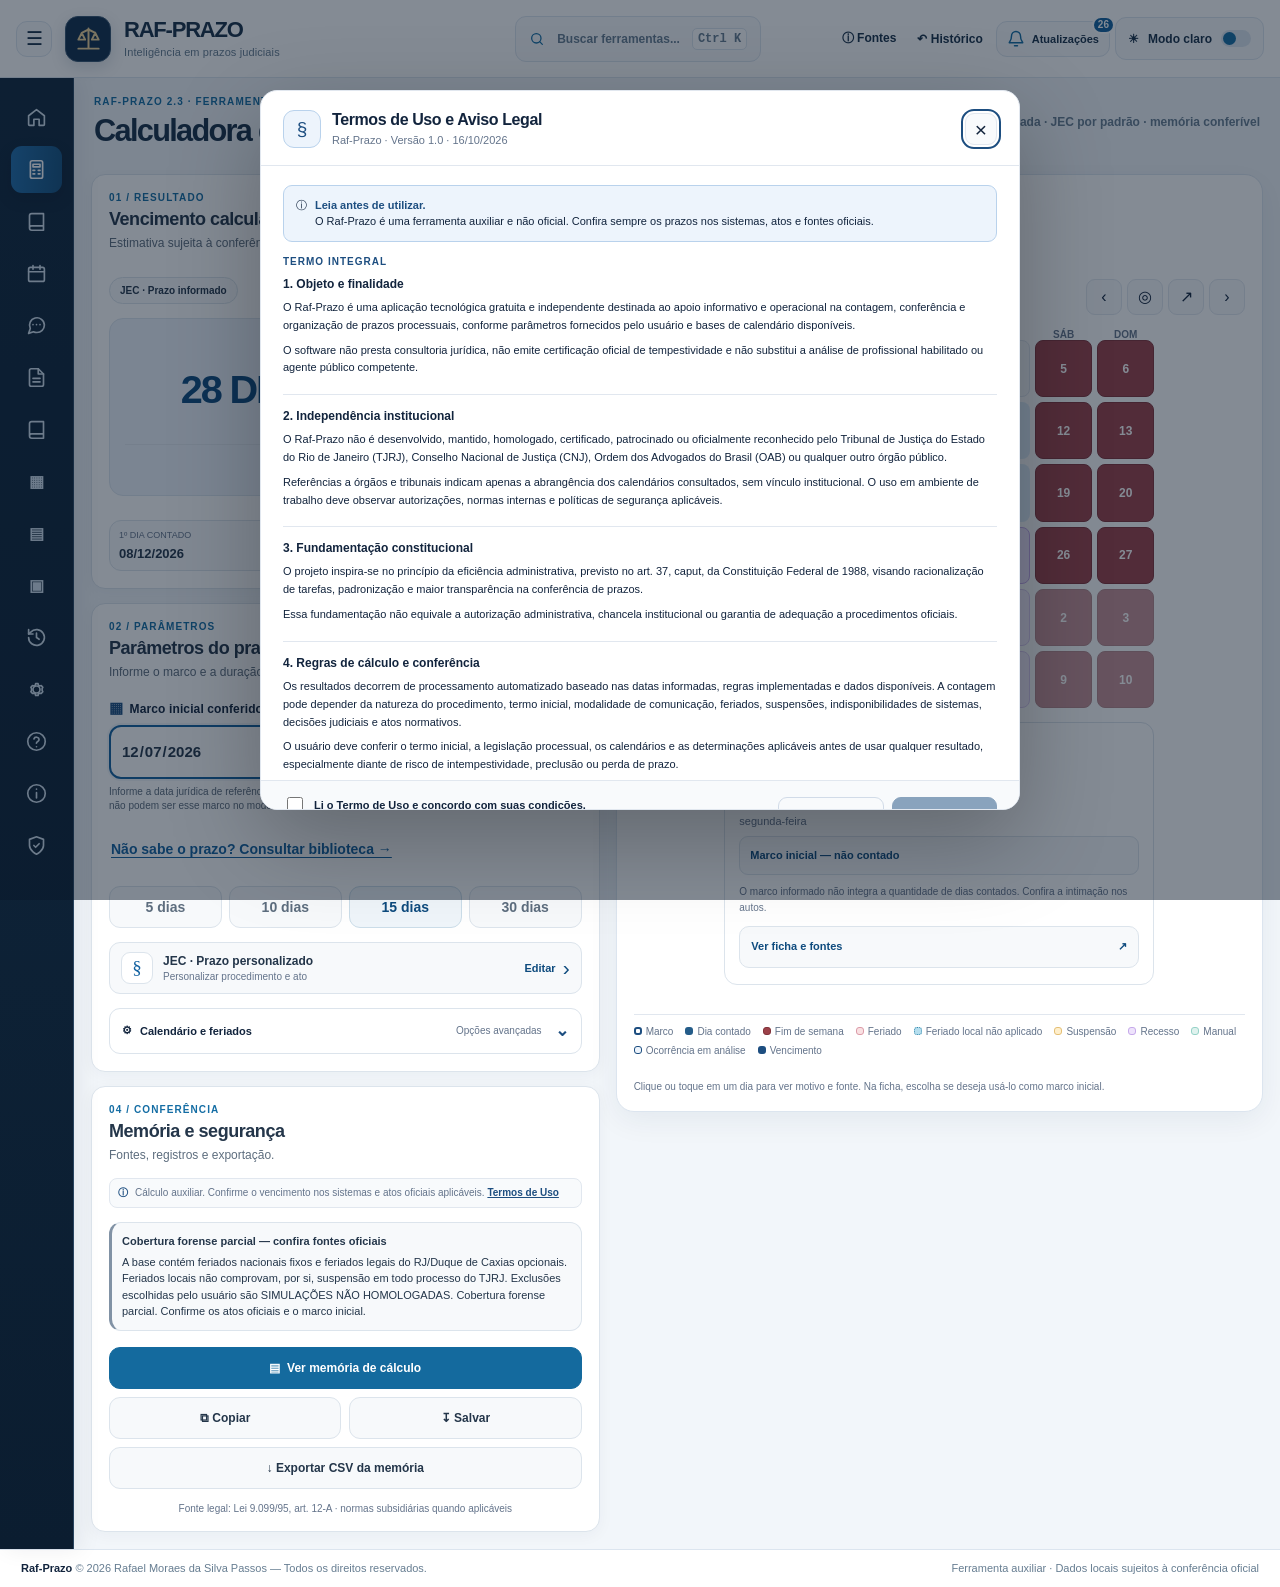
<file: index.html>
<!doctype html>
<html lang="pt-BR" data-theme="light">
<head>
<meta charset="utf-8">
<meta name="viewport" content="width=device-width, initial-scale=1">
<meta name="theme-color" id="themeColor" content="#f5f7fb">
<meta name="description" content="Raf-Prazo: calculadora auxiliar de prazos judiciais com feriados locais gratuitos, calendário e memória de cálculo.">
<title>Raf-Prazo 2.3 | Calculadora Jurídica e Calendário</title>
<script>try{document.documentElement.dataset.theme=localStorage.getItem('raf-prazo:theme')==='dark'?'dark':'light'}catch(_){}</script>
<style>
:root{font-family:Inter,-apple-system,BlinkMacSystemFont,'Segoe UI',sans-serif;color-scheme:light;--bg:#f4f6fa;--paper:#fff;--paper2:#f8fafc;--nav:#fff;--text:#12243d;--muted:#64748b;--soft:#8794a7;--line:#e1e7ef;--line2:#d1dbe8;--accent:#1d4e80;--accent2:#113c69;--accentbg:#edf4fc;--accentline:#b9d2ec;--ok:#18705f;--okbg:#e8f6f1;--warn:#8d5a11;--warnbg:#fff5df;--error:#a34046;--badbg:#fff0ef;--count:#dfeefa;--countink:#245c89;--weekend:#f0f2f5;--weekendink:#586879;--result:#f3f7fc;--shadow:0 7px 30px rgba(29,54,83,.055);--shade:rgba(11,25,42,.50)}
:root[data-theme="dark"]{color-scheme:dark;--bg:#0b1625;--paper:#132438;--paper2:#182b42;--nav:#101f32;--text:#eaf2fd;--muted:#b1c2d5;--soft:#869eb8;--line:#2a415a;--line2:#365372;--accent:#a6cbff;--accent2:#90bcf4;--accentbg:#183852;--accentline:#3d6185;--ok:#91dfc9;--okbg:#1a413e;--warn:#f6ca81;--warnbg:#433523;--error:#ffb2b7;--badbg:#402f39;--count:#1f4058;--countink:#b9ddfb;--weekend:#263545;--weekendink:#bdcad7;--result:#192f49;--shadow:0 10px 35px rgba(0,0,0,.10);--shade:rgba(0,5,14,.72)}
*{box-sizing:border-box}html,body{margin:0;min-height:100%;}body{background:var(--bg);color:var(--text);font-size:13px}button,input,select,textarea{font:inherit}button{cursor:pointer}button:disabled{opacity:.5;cursor:not-allowed}button:focus-visible,input:focus-visible,select:focus-visible,textarea:focus-visible,a:focus-visible{outline:2px solid var(--accent);outline-offset:2px}a{color:var(--accent)}h1,h2,h3,p{margin-top:0}h1{font-size:19px;letter-spacing:-.045em;margin-bottom:4px}h2{font-size:16px;letter-spacing:-.02em;margin-bottom:4px}p{line-height:1.45}.app{min-height:100dvh;display:grid;grid-template-columns:185px minmax(0,1fr);grid-template-rows:68px minmax(0,1fr) 36px}.header{grid-column:1/-1;display:flex;align-items:center;justify-content:space-between;padding:0 24px;background:var(--paper);border-bottom:1px solid var(--line);gap:10px}.brand{display:flex;gap:12px;align-items:center;min-width:0}.logo{width:37px;height:37px;display:grid;place-items:center;background:var(--accentbg);border:1px solid var(--accentline);border-radius:11px;color:var(--accent);font-size:21px;font-weight:800}.brand strong{display:block;font-size:22px;letter-spacing:-.055em;line-height:1.05}.brand small{font-size:11px;color:var(--muted)}.header-actions{display:flex;align-items:center;gap:11px}.tiny-action{border:0;background:transparent;color:var(--muted);font-size:12px;font-weight:600;padding:8px;white-space:nowrap}.tiny-action:hover{color:var(--accent)}.theme{border:1px solid var(--line2);background:var(--paper2);border-radius:11px;padding:8px 12px;display:flex;align-items:center;gap:9px;color:var(--text);font-size:12px;font-weight:680}.switch{width:30px;height:17px;padding:2px;border-radius:12px;background:var(--line2)}.knob{display:block;height:13px;width:13px;border-radius:50%;background:var(--accent);transition:transform .2s}[data-theme="dark"] .knob{transform:translateX(13px)}.sidebar{background:var(--nav);border-right:1px solid var(--line);display:flex;flex-direction:column;padding:17px 10px;gap:6px}.nav-label{font-size:10px;color:var(--soft);font-weight:750;letter-spacing:.11em;padding:12px 12px 5px}.nav-link{width:100%;display:flex;align-items:center;gap:11px;border:0;background:transparent;color:var(--muted);border-radius:10px;padding:12px;text-align:left;font-size:12px;font-weight:650}.nav-link.active{background:var(--accent);color:#fff}.nav-link:not(.active):hover{background:var(--accentbg);color:var(--accent)}.nav-icon{font-size:17px;width:19px;text-align:center}.sidebar-bottom{margin-top:auto;padding:10px 9px;color:var(--muted);font-size:10px;line-height:1.6}.sidebar-bottom strong{display:block;color:var(--accent);margin-bottom:5px}.content{min-width:0;min-height:0;padding:15px 16px 13px;display:flex;flex-direction:column;gap:11px}.intro{display:flex;align-items:center;justify-content:space-between;min-height:31px;gap:12px}.intro h1{margin:0;font-size:17px}.intro .hint{font-size:11px;color:var(--muted)}.workspace{flex:1;min-height:0;display:grid;grid-template-columns:minmax(252px,.88fr) minmax(342px,1.27fr) minmax(255px,.95fr);gap:12px}.panel{min-height:0;min-width:0;background:var(--paper);border:1px solid var(--line);border-radius:14px;box-shadow:var(--shadow);padding:18px;display:flex;flex-direction:column;gap:12px}.panel-head{display:flex;align-items:flex-start;justify-content:space-between;gap:10px}.icon-head{font-size:23px;color:var(--accent);line-height:1}.subtitle{font-size:11px;color:var(--muted);margin:0;line-height:1.4}.label{font-weight:700;color:var(--text);font-size:11px;display:block;margin-bottom:6px}.field{min-width:0}.field-grid{display:grid;grid-template-columns:1.1fr .9fr;gap:10px}.input,.select{height:39px;width:100%;border:1px solid var(--line2);border-radius:9px;background:var(--paper2);color:var(--text);padding:0 10px;min-width:0}.input[type=date]{font-size:12px}.select{font-size:12px}.quick{display:grid;grid-template-columns:repeat(4,1fr);gap:7px}.pill{background:var(--paper2);border:1px solid var(--line2);color:var(--muted);font-weight:650;border-radius:8px;padding:8px 5px;min-width:0}.pill.active{color:var(--accent);background:var(--accentbg);border-color:var(--accentline)}.section-divider{height:1px;background:var(--line);flex:none}.subhead{display:flex;align-items:center;justify-content:space-between;gap:8px}.subhead strong{font-size:12px}.select-grid{display:grid;grid-template-columns:75px minmax(0,1fr);gap:9px}.sync{width:100%;border:1px solid var(--accentline);color:var(--accent);background:var(--accentbg);border-radius:8px;min-height:35px;font-weight:720;font-size:12px}.sync:hover{filter:brightness(.98)}.status{padding:10px 11px;border-radius:9px;background:var(--paper2);border:1px solid var(--line);font-size:11px;line-height:1.48;color:var(--muted)}.status strong{color:var(--text)}.status[data-tone="good"]{background:var(--okbg);border-color:transparent}.status[data-tone="warn"]{background:var(--warnbg);border-color:transparent}.checks{display:grid;gap:10px}.check{display:flex;align-items:flex-start;gap:9px;color:var(--text);font-size:11px;line-height:1.35}.check input{accent-color:var(--accent);margin:0;flex:none;width:15px;height:15px}.settings-button{border:0;background:transparent;color:var(--accent);font-size:11px;font-weight:750;text-align:left;padding:4px 0}.panel-grow{margin-top:auto}.cal-toolbar{display:flex;justify-content:space-between;align-items:center;gap:10px}.cal-toolbar h2{font-size:17px;text-transform:capitalize;margin:0}.cal-nav{display:flex;gap:5px}.cal-nav button{width:29px;height:29px;border:1px solid var(--line);background:var(--paper2);color:var(--text);border-radius:8px;font-size:16px}.weekdays,.calendar{display:grid;grid-template-columns:repeat(7,minmax(0,1fr));gap:5px}.weekdays span{text-align:center;font-size:10px;color:var(--muted);font-weight:750}.calendar{min-height:260px;flex:1;grid-template-rows:repeat(6,minmax(0,1fr))}.day{background:var(--paper2);color:var(--text);border:1px solid var(--line);border-radius:8px;padding:1px;display:flex;flex-direction:column;align-items:center;justify-content:center;gap:1px;font-weight:670;font-size:12px;min-width:0;min-height:0}.day.other{opacity:.34}.day.blocked{background:var(--weekend);border-color:transparent;color:var(--weekendink)}.day.counted{background:var(--count);border-color:transparent;color:var(--countink)}.day.origin{outline:2px solid var(--accent);outline-offset:-2px}.day.due{background:var(--accent);color:#fff;border-color:var(--accent);font-weight:800}.day small{font-size:8px;font-weight:750;letter-spacing:.02em;white-space:nowrap}.day:hover{border-color:var(--accent)}.legend{display:flex;flex-wrap:wrap;gap:6px 12px;color:var(--muted);font-size:10px}.marker{width:8px;height:8px;display:inline-block;border-radius:3px;background:var(--countink);margin-right:4px}.marker.due{background:var(--accent)}.marker.off{background:var(--weekendink)}.marker.init{border:2px solid var(--accent);background:transparent}.cal-note{margin:0;font-size:10px;color:var(--muted)}.result-block{border:1px solid var(--line);border-radius:12px;background:var(--result);padding:17px 12px;text-align:center}.eyebrow{text-transform:uppercase;letter-spacing:.10em;font-size:9px;font-weight:760;color:var(--muted)}.due-date{color:var(--accent2);font-size:clamp(21px,2.1vw,32px);font-weight:800;letter-spacing:-.055em;line-height:1.2;margin:9px 0 3px;white-space:nowrap}.weekday{font-size:13px;color:var(--text);text-transform:capitalize}.pill-info{font-size:11px;font-weight:700;padding:8px 0;margin-top:12px;border-top:1px solid var(--line)}.insights{display:grid;grid-template-columns:1fr 1fr;gap:8px}.insight{border:1px solid var(--line);border-radius:10px;padding:9px;background:var(--paper2)}.insight label{font-size:9px;color:var(--muted);display:block;margin-bottom:5px}.insight strong{font-size:13px;white-space:nowrap}.notice{background:var(--accentbg);border:1px solid var(--accentline);border-radius:10px;padding:10px;font-size:11px;color:var(--text);line-height:1.45}.notice.warn{background:var(--warnbg);border:0}.notice b{display:block;margin-bottom:4px;font-size:11px}.result-actions{display:grid;gap:8px}.btn{min-height:38px;border-radius:9px;border:1px solid var(--line2);color:var(--text);font-weight:720;background:var(--paper2);padding:9px 12px;font-size:12px}.btn.primary{background:var(--accent);color:#fff;border-color:var(--accent)}.btn.primary:hover{filter:brightness(1.09)}.btn-row{display:grid;grid-template-columns:1fr 1fr;gap:8px}.footer{grid-column:1/-1;border-top:1px solid var(--line);background:var(--paper);display:flex;align-items:center;justify-content:space-between;padding:0 21px;font-size:10px;color:var(--muted);gap:10px}.footer strong{color:var(--text)}dialog{background:var(--paper);color:var(--text);border:1px solid var(--line);border-radius:14px;box-shadow:0 30px 90px rgba(0,0,0,.26);padding:18px;width:min(670px,calc(100vw - 26px));max-height:86dvh}dialog::backdrop{background:var(--shade)}.dialog-body{display:flex;flex-direction:column;gap:12px;max-height:calc(86dvh - 38px)}.dialog-top{display:flex;align-items:flex-start;justify-content:space-between;gap:8px}.dialog-top p{font-size:11px;color:var(--muted);margin:3px 0 0}.close{border:1px solid var(--line);background:var(--paper2);color:var(--text);width:29px;height:29px;border-radius:8px}.dialog-scroll{overflow:auto;min-height:50px;border:1px solid var(--line);border-radius:10px}.mem-header,.mem-row{display:grid;grid-template-columns:52px 105px minmax(0,1fr);padding:8px 10px;gap:9px;font-size:11px;border-bottom:1px solid var(--line)}.mem-header{background:var(--paper2);font-weight:800;color:var(--muted);position:sticky;top:0}.mem-row:last-child{border-bottom:0}.mem-row span:first-child{color:var(--accent);font-weight:760}.muted{font-size:11px;color:var(--muted);line-height:1.5}.dialog-end{display:flex;justify-content:flex-end;gap:8px;flex-wrap:wrap}.textarea{width:100%;min-height:100px;background:var(--paper2);color:var(--text);border:1px solid var(--line2);border-radius:9px;padding:11px;font-size:12px;resize:vertical}.history-entry{padding:11px;display:flex;align-items:center;justify-content:space-between;gap:10px;border-bottom:1px solid var(--line)}.history-entry:last-child{border:0}.history-entry strong{display:block}.history-entry small{color:var(--muted)}.error{color:var(--error);font-size:11px}.source-list{display:grid;gap:8px}.source-item{border:1px solid var(--line);border-radius:9px;padding:11px;font-size:12px}.source-item small{display:block;color:var(--muted);margin-top:4px}.code-input{display:grid;grid-template-columns:1fr auto;gap:8px}.info-strip{font-size:10px;color:var(--muted);text-align:center}@media(max-height:780px) and (min-width:1061px){.app{grid-template-rows:58px minmax(0,1fr) 31px}.header{padding:0 18px}.content{padding:11px 13px;gap:8px}.panel{padding:13px;gap:9px}.calendar{min-height:200px}.input,.select{height:34px}.sync{min-height:31px}.quick .pill{padding:5px 4px}.result-block{padding:12px 10px}.result-actions .btn{min-height:34px}.notice{padding:8px}.checks{gap:7px}.insight{padding:7px}.sidebar{padding-top:10px}.nav-link{padding:10px}.brand strong{font-size:20px}}@media(max-width:1250px) and (min-width:1061px){.app{grid-template-columns:155px minmax(0,1fr)}.workspace{grid-template-columns:minmax(230px,.9fr) minmax(310px,1.25fr) minmax(230px,.95fr);gap:9px}.panel{padding:12px}.content{padding:11px}.due-date{font-size:23px}}@media(max-width:1060px){.app{grid-template-columns:1fr;grid-template-rows:60px auto 38px}.sidebar{display:none}.header{grid-column:1}.content{padding:13px}.workspace{grid-template-columns:repeat(2,minmax(0,1fr))}.panel:last-child{grid-column:1/-1}.calendar{height:315px;flex:none}.footer{grid-column:1}.intro h1{font-size:16px}}@media(max-width:650px){.app{grid-template-rows:62px auto auto}.header{padding:0 12px}.brand strong{font-size:19px}.brand small{font-size:9px}.tiny-action{display:none}.header-actions{gap:5px}.theme{padding:7px 8px}.theme .theme-text{display:none}.content{padding:11px}.workspace{display:flex;flex-direction:column}.panel{padding:14px}.calendar{height:310px}.intro .hint{display:none}.footer{flex-wrap:wrap;padding:9px 15px;gap:4px}.panel:last-child{grid-column:auto}}@media(prefers-reduced-motion:reduce){.knob{transition:none}}@media print{body{background:#fff;color:#000}.header,.sidebar,.content,.footer{display:none!important}dialog:not([open]){display:none!important}dialog[open]{position:static;width:100%;max-height:none;border:0;box-shadow:none}dialog::backdrop{display:none}.dialog-body,.dialog-scroll{max-height:none;overflow:visible}.close,.dialog-end{display:none}}
.calendar-due-banner{display:flex;align-items:center;justify-content:space-between;gap:10px;background:var(--accentbg);border:1px solid var(--accentline);border-left:5px solid var(--accent);border-radius:11px;padding:10px 13px;flex:none}.calendar-due-banner>div{display:flex;flex-direction:column;gap:2px;min-width:0}.calendar-due-label{font-size:10px;font-weight:800;letter-spacing:.07em;color:var(--accent)}#calendarDue{font-size:clamp(20px,2.2vw,30px);font-weight:850;line-height:1.13;letter-spacing:-.04em;color:var(--text);white-space:nowrap}.calendar-due-weekday{font-size:11px;color:var(--muted)}.calendar-due-tag{font-size:9px;font-weight:800;color:var(--accent);border:1px solid var(--accentline);border-radius:20px;padding:5px 7px}@media(max-width:1250px){.calendar-due-tag{display:none}}@media(max-height:780px) and (min-width:1061px){.calendar-due-banner{padding:7px 10px}#calendarDue{font-size:22px}.calendar-due-label{font-size:9px}}

/* Menu retrátil: inicia fechado; expande sem cobrir o calendário no desktop. */
.app{grid-template-columns:60px minmax(0,1fr);transition:grid-template-columns .2s ease}
.app.menu-open{grid-template-columns:185px minmax(0,1fr)}
.menu-toggle{display:grid;place-items:center;width:36px;height:36px;flex:none;border:1px solid var(--line2);background:var(--paper2);color:var(--text);border-radius:9px;font-size:19px;line-height:1}
.menu-toggle:hover{background:var(--accentbg);color:var(--accent)}
.sidebar{overflow:hidden}
.sidebar .nav-label,.sidebar .sidebar-bottom,.sidebar .nav-text{display:none}
.sidebar .nav-link{justify-content:center;padding:11px 7px}
.sidebar .nav-icon{flex:none}
.app.menu-open .sidebar .nav-label,.app.menu-open .sidebar .sidebar-bottom,.app.menu-open .sidebar .nav-text{display:block}
.app.menu-open .sidebar .nav-link{justify-content:flex-start;padding:11px 12px}
@media (max-width:1250px) and (min-width:1061px){.app{grid-template-columns:60px minmax(0,1fr)}.app.menu-open{grid-template-columns:155px minmax(0,1fr)}}
@media (max-width:1060px){
 .app,.app.menu-open{grid-template-columns:minmax(0,1fr)}
 .sidebar{display:flex;position:fixed;top:60px;bottom:0;left:0;width:240px;z-index:40;box-shadow:var(--shadow);transform:translateX(-105%);transition:transform .2s ease}
 .app.menu-open .sidebar{transform:translateX(0)}
 .app.menu-open .sidebar .nav-label,.app.menu-open .sidebar .sidebar-bottom,.app.menu-open .sidebar .nav-text{display:block}
 .app.menu-open .sidebar .nav-link{justify-content:flex-start}
 .app.menu-open .content:before{content:"";position:fixed;inset:60px 0 0;background:var(--shade);z-index:35}
}
@media (max-width:650px){.sidebar{top:62px}.app.menu-open .content:before{top:62px}}
@media (prefers-reduced-motion:reduce){.app,.sidebar{transition:none}}
@media print{.menu-toggle{display:none!important}}

/* Judicial Light: dias indisponíveis com preenchimento visível. */
:root:not([data-theme="dark"]) .calendar .day.blocked {
  background: #f0f2f5;
  border: 1px solid #d8e0e8;
  color: #526475;
  box-shadow: none;
}
:root:not([data-theme="dark"]) .calendar .day.blocked:hover {
  background: #e8edf2;
  border-color: #aebfce;
}
:root:not([data-theme="dark"]) .calendar .day.blocked.other {
  opacity: .58;
}
:root:not([data-theme="dark"]) .legend .marker.off {
  background: #d7dfe7;
  border: 1px solid #a5b4c3;
}

/* Raf-Prazo 2.1 / Etapa 1: classificacao visual; nao modifica o motor de contagem. */
:root{--raf-holiday-bg:#f9e0e2;--raf-holiday-ink:#9b3145;--raf-holiday-border:#db9ba8;--raf-susp-bg:#ffefcc;--raf-susp-ink:#885c0e;--raf-susp-border:#e4bf75;--raf-recess-bg:#eee3fc;--raf-recess-ink:#6946a0;--raf-recess-border:#c6a9ea;--raf-manual-bg:#dff2ee;--raf-manual-ink:#166b60;--raf-manual-border:#95d2c7}
:root[data-theme="dark"]{--raf-holiday-bg:#542a35;--raf-holiday-ink:#ffd6dd;--raf-holiday-border:#995263;--raf-susp-bg:#493a21;--raf-susp-ink:#ffe0a0;--raf-susp-border:#92723e;--raf-recess-bg:#3a2f56;--raf-recess-ink:#e3d6ff;--raf-recess-border:#7661a8;--raf-manual-bg:#214440;--raf-manual-ink:#c3f4e9;--raf-manual-border:#4b8b80}
.calendar .day.blocked.raf-holiday:not(.due){background:var(--raf-holiday-bg);color:var(--raf-holiday-ink);border:1px solid var(--raf-holiday-border)}
.calendar .day.blocked.raf-suspension:not(.due){background:var(--raf-susp-bg);color:var(--raf-susp-ink);border:1px solid var(--raf-susp-border)}
.calendar .day.blocked.raf-recess:not(.due){background:var(--raf-recess-bg);color:var(--raf-recess-ink);border:1px solid var(--raf-recess-border)}
.calendar .day.blocked.raf-manual:not(.due){background:var(--raf-manual-bg);color:var(--raf-manual-ink);border:1px solid var(--raf-manual-border)}
.calendar .day.blocked.raf-weekend:not(.due){background:var(--weekend);color:var(--weekendink);border:1px solid var(--line2)}
/* Preserva prioridade visual de vencimento e marco inicial. */
.calendar .day.due{background:var(--accent);color:#fff;border-color:var(--accent)}
.legend .marker.raf-weekend{background:var(--weekendink)}
.legend .marker.raf-holiday{background:var(--raf-holiday-bg);border:1px solid var(--raf-holiday-border)}
.legend .marker.raf-suspension{background:var(--raf-susp-bg);border:1px solid var(--raf-susp-border)}
.legend .marker.raf-recess{background:var(--raf-recess-bg);border:1px solid var(--raf-recess-border)}
.legend .marker.raf-manual{background:var(--raf-manual-bg);border:1px solid var(--raf-manual-border)}

/* RAF-PRAZO — PREVIA VISUAL: MODAIS INSTITUCIONAL E NOVIDADES */
.news-trigger{position:relative;display:inline-flex;align-items:center;justify-content:center;gap:7px;min-width:38px;height:36px;padding:0 10px;border:1px solid var(--line2);border-radius:10px;background:var(--paper2);color:var(--text);transition:background .16s,border-color .16s}
.news-trigger:hover,.news-trigger:focus-visible{background:var(--accentbg);border-color:var(--accentline)}
.news-trigger svg{width:18px;height:18px;stroke:currentColor;stroke-width:1.9;fill:none;stroke-linecap:round;stroke-linejoin:round}
.news-dot{position:absolute;top:-6px;right:-6px;display:grid;place-items:center;min-width:18px;height:18px;padding:0 4px;background:#b4484b;border:2px solid var(--paper);border-radius:20px;color:white;font-size:10px;font-weight:800}
.news-dot[hidden]{display:none}
.news-label{font-size:11px;font-weight:700;color:var(--muted)}
.raf-modal{width:min(570px,calc(100vw - 24px));padding:0;max-height:min(86dvh,720px);overflow:hidden;border-radius:17px}
.raf-modal-inner{display:flex;flex-direction:column;min-height:0;max-height:min(86dvh,720px)}
.raf-modal-head{display:flex;align-items:center;justify-content:space-between;gap:12px;padding:19px 22px 16px;border-bottom:1px solid var(--line)}
.raf-modal-heading{display:flex;align-items:center;gap:11px;min-width:0}
.raf-modal-emblem{display:grid;place-items:center;flex:none;width:38px;height:38px;border:1px solid var(--accentline);border-radius:11px;background:var(--accentbg);color:var(--accent);font-size:19px}
.raf-modal-heading h2{font-size:16px;line-height:1.25;margin:0 0 3px;letter-spacing:-.025em}
.raf-modal-heading p{margin:0;font-size:11px;color:var(--muted)}
.raf-modal-content{overflow:auto;padding:19px 22px;min-height:0}
.raf-modal-footer{display:flex;align-items:center;justify-content:space-between;gap:12px;padding:13px 22px;border-top:1px solid var(--line);background:var(--paper2)}
.raf-modal-footer small{color:var(--muted);font-size:10px;line-height:1.45}
.raf-modal-close{display:grid;place-items:center;width:32px;height:32px;flex:none;border:1px solid var(--line);border-radius:9px;background:var(--paper2);color:var(--text);font-size:21px;line-height:1}
.raf-modal-kicker{font-size:10px;letter-spacing:.1em;text-transform:uppercase;font-weight:800;color:var(--accent);margin:0 0 10px}
.raf-legal-quote{border-left:3px solid var(--accent);background:var(--accentbg);padding:13px 15px;border-radius:0 9px 9px 0;margin:0 0 16px;line-height:1.6;font-size:12px}
.raf-modal-content p{font-size:12px;line-height:1.65;margin:0 0 13px}
.raf-legal-grid{display:grid;grid-template-columns:repeat(2,minmax(0,1fr));gap:9px;margin:14px 0 16px}
.raf-legal-card{border:1px solid var(--line);border-radius:10px;padding:11px;background:var(--paper2)}
.raf-legal-card b{display:block;font-size:11px;margin-bottom:4px}.raf-legal-card span{font-size:11px;color:var(--muted);line-height:1.45}
.raf-disclaimer{padding:11px 12px;background:var(--warnbg);border-radius:9px;color:var(--text);font-size:11px;line-height:1.55;margin-top:10px}
.raf-meta{padding-top:12px;margin-top:12px;border-top:1px solid var(--line);font-size:11px;color:var(--muted);line-height:1.7}
.raf-meta strong{color:var(--text)}
.raf-tabs{display:flex;gap:3px;padding:10px 16px 0;border-bottom:1px solid var(--line);flex:none;overflow-x:auto;overscroll-behavior-x:contain;scrollbar-width:thin}
.raf-tab{min-width:110px;flex:0 0 auto;min-height:44px;border:0;border-bottom:2px solid transparent;background:transparent;color:var(--muted);font-size:11px;font-weight:750;padding:10px 3px;white-space:nowrap;text-align:center}
.raf-tab[aria-selected="true"]{color:var(--accent);border-bottom-color:var(--accent)}
.raf-tab-panel[hidden]{display:none}
.raf-list-toolbar{display:flex;justify-content:space-between;align-items:center;gap:8px;flex-wrap:wrap;margin-bottom:9px}
.raf-list-toolbar label{font-size:11px;font-weight:750;display:flex;align-items:center;gap:6px}
.raf-list-toolbar select{padding:9px 6px;min-height:36px;max-width:110px;border:1px solid var(--line);border-radius:7px;background:var(--paper);color:var(--text)}
.raf-list-actions{display:flex;gap:6px;flex-wrap:wrap}
.raf-list-actions .btn,.raf-item-dismiss{font-size:11px;padding:8px 10px;min-height:35px}
.raf-list-hint{margin:6px 0 15px!important}
.raf-item-dismiss{margin-top:10px;border:1px solid var(--line);border-radius:7px;background:var(--paper2);color:var(--muted);cursor:pointer}
.raf-technical-details{margin-top:14px;border:1px solid var(--line);border-radius:9px;padding:10px}
.raf-technical-details summary{cursor:pointer;font-size:12px;font-weight:700;color:var(--accent);padding:5px}
.raf-technical-details #rafCandidatesList{margin-top:10px}
.raf-update-modal .raf-modal-content{scrollbar-gutter:stable}
.raf-update-modal .raf-event{margin-bottom:11px}
.raf-demo-ribbon{display:flex;gap:8px;align-items:flex-start;border:1px solid var(--accentline);background:var(--accentbg);border-radius:9px;padding:11px 12px;margin-bottom:14px;font-size:11px;line-height:1.5}
.raf-demo-ribbon b{color:var(--accent)}
.raf-event{border:1px solid var(--line);border-radius:12px;overflow:hidden}
.raf-event-top{display:flex;align-items:center;justify-content:space-between;gap:8px;padding:13px 14px;border-bottom:1px solid var(--line)}
.raf-event-top b{font-size:12px}
.raf-state{display:inline-block;background:var(--warnbg);color:var(--warn);border-radius:99px;padding:4px 9px;font-size:10px;font-weight:750;white-space:nowrap}
.raf-event-body{padding:13px 14px}
.raf-event-body p{margin:0 0 10px;font-size:12px}
.raf-event-meta{display:grid;grid-template-columns:115px minmax(0,1fr);gap:7px 9px;font-size:11px;line-height:1.5}
.raf-event-meta span:nth-child(odd){color:var(--muted)}
.raf-sync-row{display:flex;justify-content:space-between;align-items:flex-start;gap:15px;padding:12px 0;border-bottom:1px solid var(--line);font-size:12px}
.raf-sync-row:last-child{border-bottom:0}.raf-sync-row span{color:var(--muted)}.raf-sync-row strong{text-align:right;font-size:11px}
.raf-small-note{font-size:11px!important;color:var(--muted);margin:12px 0 0!important}
.raf-plain-link{font-size:11px;font-weight:700;color:var(--accent);text-decoration:none}.raf-plain-link:hover{text-decoration:underline}
@media(max-width:650px){.news-label{display:none}.news-trigger{padding:0 8px}.raf-modal-head{padding:15px}.raf-modal-content{padding:15px}.raf-modal-footer{padding:12px 15px}.raf-tabs{padding-left:12px;padding-right:12px}.raf-legal-grid{grid-template-columns:1fr}.raf-event-meta{grid-template-columns:92px minmax(0,1fr)}}
@media print{.raf-modal:not([open]){display:none!important}}


/* Integração jurídica — versão 1.0 */
.raf-inline-legal{display:flex;align-items:flex-start;gap:7px;padding:7px 8px;border:1px solid var(--line);border-radius:8px;color:var(--muted);font-size:10px;line-height:1.4;background:var(--paper2)}
.raf-inline-legal span:first-child{font-weight:800;color:var(--accent)}
.raf-inline-legal button{border:0;background:transparent;color:var(--accent);text-decoration:underline;font:inherit;font-weight:750;cursor:pointer;padding:0}
.raf-terms-dialog{width:min(760px,calc(100vw - 26px))}
.raf-terms-dialog .raf-modal-inner{max-height:calc(88dvh - 36px)}
.raf-term-section{margin:0 0 14px;padding-bottom:10px;border-bottom:1px solid var(--line)}
.raf-term-section h3{font-size:12px;color:var(--text);margin:0 0 8px;letter-spacing:0}
.raf-term-section p{font-size:11px;line-height:1.62;margin:0 0 7px}
.raf-terms-footer{flex-wrap:wrap;align-items:center}
.raf-consent{flex:1 1 280px;min-width:0}
.raf-consent-label{display:flex;align-items:center;gap:8px;font-size:11px;font-weight:650;line-height:1.4}
.raf-consent-label input{accent-color:var(--accent);width:16px;height:16px;flex:none}
.raf-consent-note{display:block;color:var(--muted);font-size:9px;margin:5px 0 0 24px;line-height:1.4}
.raf-terms-actions{display:flex;gap:8px;flex-wrap:wrap;justify-content:flex-end}
.raf-terms-actions .btn{min-height:35px}
.raf-access-gate{position:fixed;inset:0;z-index:20000;display:grid;place-items:center;background:var(--bg);padding:20px}
.raf-access-gate[hidden]{display:none}
.raf-access-card{width:min(410px,100%);padding:30px;border:1px solid var(--line);background:var(--paper);border-radius:16px;box-shadow:var(--shadow);display:flex;flex-direction:column;align-items:flex-start;gap:12px}
.raf-access-card h2{margin:0}.raf-access-card p{margin:0;color:var(--muted)}
@media(max-width:650px){.raf-terms-footer{display:block}.raf-terms-actions{margin-top:12px;justify-content:stretch}.raf-terms-actions .btn{flex:1}}


/* Central de Atualizações — visual premium compacto, sem integração fictícia */
.raf-update-modal{width:min(650px,calc(100vw - 24px))}
.raf-update-modal .raf-modal-inner{max-height:min(88dvh,760px)}
.raf-section-kicker{font-size:10px;font-weight:800;text-transform:uppercase;letter-spacing:.095em;color:var(--muted);margin:15px 0 9px}
.raf-update-history{margin-top:16px;border-top:1px solid var(--line);padding-top:3px}
.raf-update-history p{font-size:11px;line-height:1.6;color:var(--muted);margin:0}
.raf-source-card{border:1px solid var(--line);border-radius:11px;padding:13px 14px;margin:0 0 10px;background:var(--paper2)}
.raf-source-title{display:flex;align-items:flex-start;gap:11px;margin-bottom:12px}
.raf-source-title strong{font-size:12px;display:block;line-height:1.35}
.raf-source-title small{font-size:10px;color:var(--muted);display:block;margin-top:4px;line-height:1.5}
.raf-source-icon{display:grid;place-items:center;flex:none;width:30px;height:30px;border-radius:8px;background:var(--accentbg);color:var(--accent);font-size:16px}
.raf-source-detail{display:grid;grid-template-columns:75px minmax(0,1fr);gap:6px 12px;font-size:10px;line-height:1.5}
.raf-source-detail span{color:var(--muted)}
.raf-source-detail b{font-weight:650}
.raf-source-detail a{color:var(--accent);font-weight:750;text-decoration:underline;text-underline-offset:2px;overflow-wrap:anywhere}
.raf-sync-banner{display:flex;align-items:center;gap:10px;border:1px solid var(--line);background:var(--paper2);padding:12px;border-radius:10px;margin-bottom:8px}
.raf-sync-banner strong{font-size:12px;display:block}
.raf-sync-banner small{display:block;color:var(--muted);font-size:10px;margin-top:4px}
.raf-sync-led{width:9px;height:9px;border-radius:50%;background:var(--muted);flex:none}
@media(max-width:650px){.raf-source-card{padding:11px}.raf-source-detail{grid-template-columns:66px minmax(0,1fr)}}

.raf-event-details summary{padding:10px 14px;cursor:pointer;font-size:11px;font-weight:700;color:var(--accent);min-height:40px}.raf-event-details .raf-event-body{border-top:1px solid var(--line)}.raf-item-dismiss{min-height:39px;margin:0 12px 12px}.raf-update-modal .raf-event{overflow-wrap:anywhere}.raf-list-actions button{min-height:44px}.raf-tabs .raf-tab:focus-visible{outline-offset:-3px}.raf-pending-heading{margin:0 0 6px;font-size:12px}.raf-pending-count{margin:6px 0 10px}.raf-event-details a{overflow-wrap:anywhere}.raf-update-modal .raf-tab-panel{min-width:0}
.raf-event .raf-small-note{margin:9px 0 0}.raf-event .raf-small-note a{font-weight:750}.raf-update-modal .raf-modal-content{scrollbar-width:thin}.raf-update-modal .raf-event{margin-bottom:9px}.raf-update-modal .raf-sync-row{gap:12px}.raf-update-modal .raf-sync-row strong{text-align:right;max-width:57%;overflow-wrap:anywhere}

/* Raf-Prazo 2.1 / Etapa 2 — detalhes acessiveis do dia; sem alterar motor de prazos. */
.raf-day-dialog{width:min(540px,calc(100vw - 24px));max-height:90dvh;border:1px solid var(--line);border-radius:17px;padding:0;background:var(--paper);color:var(--ink);box-shadow:0 18px 65px #0004}
.raf-day-dialog::backdrop{background:rgba(6,17,31,.65)}
.raf-day-inner{padding:20px;max-height:86dvh;overflow-y:auto}
.raf-day-head{display:flex;align-items:flex-start;justify-content:space-between;gap:12px}
.raf-day-head h2{font-size:20px;line-height:1.3;margin:4px 0 0}
.raf-day-kicker{font-size:10px;letter-spacing:.10em;font-weight:800;text-transform:uppercase;color:var(--muted)}
.raf-day-status{display:inline-flex;border-radius:20px;padding:5px 9px;font-size:11px;font-weight:700;background:var(--accentbg);color:var(--accent);margin:15px 0 12px}
.raf-day-list{display:grid;grid-template-columns:minmax(92px,125px) minmax(0,1fr);gap:11px 8px;font-size:12px;line-height:1.55;padding:14px;border:1px solid var(--line);border-radius:12px}
.raf-day-list dt{color:var(--muted)}.raf-day-list dd{margin:0;font-weight:650;overflow-wrap:anywhere}
.raf-day-list a{color:var(--accent);text-decoration:underline;text-underline-offset:2px}
.raf-day-warning{padding:12px 13px;border-radius:10px;background:var(--paper2);color:var(--muted);font-size:11px;line-height:1.6;margin:13px 0}
.raf-day-actions{display:flex;flex-wrap:wrap;justify-content:flex-end;gap:9px}
.raf-day-actions button{min-height:41px}
@media(max-width:520px){.raf-day-inner{padding:16px}.raf-day-list{grid-template-columns:92px minmax(0,1fr)}.raf-day-actions button{flex:1}}


/* Raf-Prazo 2.1 — Etapa 3: relatos de ocorrencias, somente informativos. */
.raf-extra-trigger{margin-top:9px;width:100%;font-weight:720}
.raf-extra-dialog{width:min(650px,calc(100vw - 22px));max-height:88dvh;border-radius:15px;padding:0;color:var(--text);background:var(--paper);border:1px solid var(--line)}
.raf-extra-inner{padding:19px;max-height:86dvh;overflow:auto}
.raf-extra-head{display:flex;justify-content:space-between;gap:12px;align-items:start;border-bottom:1px solid var(--line);padding-bottom:12px;margin-bottom:12px}
.raf-extra-head h2{font-size:18px;line-height:1.3;margin:0}
.raf-extra-warning{padding:11px 12px;border-radius:9px;background:var(--warnbg);font-size:12px;line-height:1.55;margin-bottom:12px}
.raf-extra-fields{display:grid;grid-template-columns:1fr 1fr;gap:12px;margin-bottom:12px}
.raf-extra-fields label{display:flex;flex-direction:column;gap:6px;font-size:11px;color:var(--muted);font-weight:750}
.raf-extra-fields input,.raf-extra-fields select{width:100%;min-width:0;min-height:39px;padding:8px 10px;background:var(--paper2);color:var(--text);border:1px solid var(--line2);border-radius:9px;font-size:13px}
.raf-extra-fields .raf-full{grid-column:1/-1}
.raf-extra-actions{display:flex;flex-wrap:wrap;justify-content:flex-end;gap:9px;margin:12px 0}
.raf-extra-list{display:grid;gap:9px;margin-top:12px}
.raf-extra-card{border:1px solid var(--line);border-radius:10px;padding:11px 12px;background:var(--paper2);font-size:12px;line-height:1.55;overflow-wrap:anywhere}
.raf-extra-card strong{display:block;margin-bottom:3px}
.raf-extra-card small{display:block;color:var(--muted);margin-bottom:5px}
.raf-extra-card a{color:var(--accent);overflow-wrap:anywhere}
.raf-extra-card button{font-size:11px;margin-top:8px}
.raf-extra-note{color:var(--muted);font-size:11px;line-height:1.5;margin-top:6px}
.raf-extra-day{border-top:1px solid var(--line);padding-top:12px;margin-top:12px}
.raf-extra-day[hidden]{display:none}
.raf-extra-day h3{font-size:12px;margin:0 0 8px}
.calendar .day.raf-extra-flag{position:relative}
.calendar .day.raf-extra-flag::after{content:'';position:absolute;width:6px;height:6px;border-radius:100%;background:var(--accent);bottom:3px;left:calc(50% - 3px);box-shadow:0 0 0 1px var(--paper)}
.legend .marker.raf-extra-marker{background:var(--accentbg);border:1px solid var(--accent)}
@media(max-width:560px){.raf-extra-fields{grid-template-columns:1fr}.raf-extra-inner{padding:14px}}

/* Raf-Prazo 2.1 — Etapa 4: historico local rastreavel, sem autenticacao ou imutabilidade. */
.raf-audit-trigger{width:100%;margin-top:8px;text-align:center}
.raf-audit-dialog{width:min(710px,calc(100vw - 20px));max-height:90dvh;border:1px solid var(--line);border-radius:15px;color:var(--text);background:var(--paper);padding:0}
.raf-audit-inner{padding:18px;max-height:87dvh;overflow:auto}
.raf-audit-head{display:flex;align-items:start;justify-content:space-between;gap:10px;border-bottom:1px solid var(--line);padding-bottom:12px}
.raf-audit-head h2{font-size:18px;margin:0}
.raf-audit-note{font-size:12px;line-height:1.55;padding:11px;border-radius:9px;background:var(--paper2);color:var(--muted);margin:12px 0}
.raf-audit-meta{font-size:12px;line-height:1.6;margin:10px 0}
.raf-audit-controls{display:flex;gap:8px;flex-wrap:wrap;margin:11px 0}
.raf-audit-card{border:1px solid var(--line);background:var(--paper2);border-radius:11px;padding:12px;margin:9px 0;overflow-wrap:anywhere}
.raf-audit-card strong{display:block;font-size:12px}.raf-audit-card small{font-size:11px;color:var(--muted);display:block;margin-top:5px}
.raf-audit-card summary{font-size:11px;color:var(--accent);font-weight:750;cursor:pointer;margin-top:6px}
.raf-audit-card pre,.raf-snapshot-pre{font-size:11px;line-height:1.5;white-space:pre-wrap;overflow-wrap:anywhere;background:var(--paper);padding:10px;border-radius:7px;max-height:260px;overflow:auto}
.raf-snapshot-pre{max-height:48vh}
@media(max-width:540px){.raf-audit-inner{padding:14px}.raf-audit-controls .btn{flex:1}.history-entry{flex-wrap:wrap}}

/* Feriados estaduais/municipais da base, não aplicados ao cálculo */
.calendar .day.raf-local-information:not(.blocked){outline:2px dotted #3688ac;outline-offset:-3px;position:relative}
.calendar .day.raf-local-information:not(.blocked)::after{content:"L";position:absolute;top:2px;right:3px;font-size:9px;font-weight:800;color:#3688ac}
.marker.raf-local-information{background:#b5deee;border:1px dotted #3688ac}

/* Raf-Prazo 2.2 — linguagem visual premium discreta, sem alterar o motor de cálculo */
.raf-22-intro{padding:1px 3px 3px;align-items:center}
.raf-22-kicker,.raf-22-eyebrow{display:block;color:var(--muted);font-size:9px;font-weight:850;letter-spacing:.105em;margin-bottom:6px}
.raf-22-intro h1{font-size:clamp(18px,1.65vw,23px);font-weight:780;line-height:1.15;letter-spacing:-.038em}
.raf-22-intro-hint{font-weight:580!important}
.raf-22-parameters,.raf-22-calendar,.raf-22-results{border-color:var(--line);box-shadow:0 6px 24px rgba(26,51,84,.045);border-radius:16px}
.raf-22-profile-chip{display:inline-flex;align-items:center;flex:none;border:1px solid var(--accentline);background:var(--accentbg);color:var(--accent);border-radius:8px;font-size:10px;font-weight:800;padding:7px 9px;letter-spacing:.015em}
.raf-22-setup{display:grid;gap:10px}
.raf-22-select,.raf-22-setup .select{background:var(--paper);height:43px;min-width:0;border-color:var(--line2);font-weight:650}
.raf-22-parameters .label{font-size:11px;letter-spacing:.01em;font-weight:720}
.raf-22-rule{background:var(--paper2);border:1px solid var(--line);border-radius:12px;padding:11px 12px}
.raf-22-rule-top{display:flex;align-items:center;gap:8px;font-size:12px}
.raf-22-rule-mark{width:26px;height:26px;flex:none;display:grid;place-items:center;background:var(--accentbg);border:1px solid var(--accentline);border-radius:7px;color:var(--accent);font-size:16px;font-family:Georgia,serif}
.raf-22-rule p{font-size:10px;color:var(--muted);line-height:1.47;margin:5px 0 0}
.raf-22-rule-foot{display:flex;gap:7px;align-items:center;justify-content:space-between;border-top:1px solid var(--line);padding-top:9px;margin-top:9px;font-size:10px;line-height:1.45;flex-wrap:wrap}
.raf-22-rule-foot span{color:var(--text);font-weight:650}
.raf-22-rule-foot a,.raf-22-source{font-weight:750;text-decoration:none;color:var(--accent)}
.raf-22-rule-foot a:hover,.raf-22-source:hover{text-decoration:underline}
.raf-22-quiet{font-weight:500;color:var(--muted);font-size:10px}
.raf-22-date-grid .input{height:42px;background:var(--paper)}
.raf-22-date-grid .muted{display:block;margin-top:6px;font-size:10px;line-height:1.48}
.raf-22-advanced{background:var(--paper);border:1px solid var(--line);border-radius:11px}
.raf-22-advanced summary{cursor:pointer;padding:11px 13px;min-height:42px;font-size:11px;font-weight:750;color:var(--text);display:flex;align-items:center;justify-content:space-between;gap:6px;list-style:none}
.raf-22-advanced summary::-webkit-details-marker{display:none}
.raf-22-advanced summary:before{content:'+';color:var(--accent);font-size:17px;margin-right:7px}
.raf-22-advanced[open] summary:before{content:'–'}
.raf-22-advanced summary span{font-size:10px;font-weight:550;color:var(--muted);margin-left:auto}
.raf-22-advanced-body{border-top:1px solid var(--line);padding:12px;display:grid;gap:10px}
.raf-22-advanced-body .muted{display:block;font-size:10px;margin-top:5px}
.raf-22-advice{margin:0;font-size:10px;line-height:1.6;color:var(--muted);padding:10px;background:var(--paper2);border-radius:8px}
.raf-22-special{font-size:10px;line-height:1.55;color:var(--muted);background:var(--paper2);border-left:3px solid var(--accentline);border-radius:6px;padding:9px 10px;margin:0}
.raf-22-special[hidden]{display:none}
.raf-22-context{align-self:flex-start;display:inline-flex;background:var(--accentbg);border:1px solid var(--accentline);color:var(--accent);border-radius:30px;padding:6px 10px;font-size:10px;font-weight:780;line-height:1.35}
.raf-22-calendar .calendar-due-banner{border-radius:12px}
.raf-22-results .result-block{border-color:var(--accentline);background:var(--result);border-radius:13px}
@media (min-width:1061px){.content{overflow-y:auto}.workspace{flex:1;align-items:stretch;min-height:0}.raf-22-parameters{min-height:0}}
@media (max-width:650px){.raf-22-intro-hint{display:none}.raf-22-parameters,.raf-22-calendar,.raf-22-results{border-radius:14px}.raf-22-profile-chip{font-size:9px}.raf-22-date-grid{grid-template-columns:1.15fr .85fr}.raf-22-date-grid .muted{font-size:9px}.raf-22-rule-foot{align-items:flex-start;flex-direction:column}.raf-22-advanced summary{flex-wrap:wrap}}

/* Raf-Prazo 2.2.1 — seletor compacto + drawer de configuração: calendário não aumenta de altura */
.raf-22-parameters{min-height:0}
.raf-22-profile-trigger{width:100%;min-height:56px;display:flex;align-items:center;gap:10px;text-align:left;padding:9px 11px;border:1px solid var(--accentline);border-radius:12px;background:var(--accentbg);color:var(--text);transition:border-color .16s ease,background .16s ease,box-shadow .16s ease}
.raf-22-profile-trigger:hover{border-color:var(--accent);box-shadow:0 2px 12px rgba(20,52,83,.07)}
.raf-22-profile-trigger:focus-visible{outline:2px solid var(--accent);outline-offset:2px}
.raf-22-profile-symbol{font-family:Georgia,serif;display:grid;place-items:center;width:32px;height:32px;flex:none;border:1px solid var(--accentline);border-radius:9px;background:var(--paper);color:var(--accent);font-size:19px}
.raf-22-profile-copy{min-width:0;display:flex;flex:1;flex-direction:column;gap:3px}
.raf-22-profile-copy strong{display:block;font-size:12px;font-weight:790;white-space:nowrap;overflow:hidden;text-overflow:ellipsis}
.raf-22-profile-copy>span{display:block;font-size:10px;font-weight:530;color:var(--muted);white-space:nowrap;overflow:hidden;text-overflow:ellipsis}
.raf-22-profile-edit{display:inline-flex;flex:none;align-items:center;gap:7px;color:var(--accent);font-size:11px;font-weight:770}
.raf-22-profile-edit span{font-size:21px;font-weight:400;line-height:1}
.raf-22-drawer{position:fixed;inset:0 0 0 auto;margin:0;width:min(440px,calc(100vw - 16px));height:100dvh;max-height:100dvh;max-width:100vw;padding:0;border:0;border-left:1px solid var(--line);border-radius:19px 0 0 19px;overflow:hidden;background:var(--paper);color:var(--text);box-shadow:-16px 0 70px rgba(8,23,41,.15)}
.raf-22-drawer::backdrop{background:var(--shade)}
.raf-22-drawer-shell{height:100%;min-height:0;display:flex;flex-direction:column}
.raf-22-drawer-header{display:flex;align-items:flex-start;justify-content:space-between;gap:16px;padding:25px 24px 18px;border-bottom:1px solid var(--line);background:var(--paper)}
.raf-22-drawer-header h2{font-size:20px;letter-spacing:-.035em;line-height:1.18;margin:0 0 7px}
.raf-22-drawer-header p{font-size:11px;line-height:1.5;color:var(--muted);margin:0}
.raf-22-drawer-close{width:34px;height:34px;flex:none;display:grid;place-items:center;border:1px solid var(--line);border-radius:10px;background:var(--paper2);color:var(--muted);font-size:23px}
.raf-22-drawer-content{min-height:0;flex:1;overflow-y:auto;overscroll-behavior:contain;padding:23px 24px;display:flex;flex-direction:column;gap:17px}
.raf-22-drawer-content .raf-22-setup{gap:16px}
.raf-22-drawer-content .raf-22-rule{padding:16px;background:var(--paper2)}
.raf-22-drawer-content .raf-22-rule p{font-size:11px;line-height:1.55}
.raf-22-drawer-content .raf-22-rule-foot{font-size:11px}
.raf-22-drawer-content .raf-22-select{height:46px}
.raf-22-drawer-content .raf-22-advanced{flex:none}
.raf-22-drawer-footer{display:flex;align-items:center;justify-content:space-between;gap:12px;padding:14px 24px calc(14px + env(safe-area-inset-bottom,0px));border-top:1px solid var(--line);background:var(--paper)}
.raf-22-drawer-footer>span{font-size:10px;max-width:205px;line-height:1.45;color:var(--muted)}
.raf-22-drawer-footer .btn{min-height:42px;min-width:105px}
@media (min-width:1061px){.content{overflow-y:auto}.workspace{flex:1;min-height:0;align-items:stretch}.raf-22-parameters{min-height:0}}
@media (max-width:650px){
 .raf-22-profile-copy strong{font-size:11px}
 .raf-22-profile-edit{font-size:10px}
 .raf-22-drawer{inset:auto 0 0 0;margin:0;width:100%;height:min(88dvh,780px);max-height:88dvh;border-radius:21px 21px 0 0;border:0;border-top:1px solid var(--line);box-shadow:0 -18px 70px rgba(8,23,41,.22)}
 .raf-22-drawer-header{padding:21px 19px 16px}
 .raf-22-drawer-content{padding:18px 19px;gap:15px}
 .raf-22-drawer-header h2{font-size:19px}
 .raf-22-drawer-footer{padding-left:19px;padding-right:19px}
}
@media(prefers-reduced-motion:reduce){.raf-22-profile-trigger{transition:none}}

/* Raf-Prazo 2.2.2 — resultado antes dos parâmetros, calendário compacto e células quadradas */
.workspace{display:grid;grid-template-columns:minmax(320px,1fr) minmax(330px,.95fr);grid-template-rows:auto auto auto;align-items:start;gap:12px;min-height:0;flex:none}
.workspace>.raf-22-results{grid-column:2;grid-row:1;align-self:start}
.workspace>.raf-22-parameters{grid-column:2;grid-row:2;align-self:start}
.workspace>.raf-22-calendar{grid-column:1;grid-row:1 / span 3;align-self:start;min-height:0}
.workspace>.raf-22-verification{grid-column:2;grid-row:3;align-self:start}
.raf-22-calendar,.raf-22-results,.raf-22-parameters,.raf-22-verification{height:auto!important;min-height:0!important;max-height:none}
.raf-22-calendar #calendar{width:100%;max-width:430px;height:auto!important;min-height:0!important;flex:none!important;aspect-ratio:7/6;grid-template-columns:repeat(7,minmax(0,1fr));grid-template-rows:repeat(6,minmax(0,1fr));gap:5px;align-self:center}
.raf-22-calendar #calendar .day{min-width:0;min-height:0;aspect-ratio:1/1;padding:0;align-self:stretch;justify-self:stretch;font-size:12px;border-radius:8px}
.raf-22-calendar .weekdays{width:100%;max-width:430px;align-self:center}
.raf-22-calendar .day small{font-size:8px}
.raf-22-results .result-block{padding:16px 12px}
.raf-22-results .due-date{font-size:clamp(25px,2.7vw,35px)}
.raf-22-parameters>.panel-head{margin-bottom:3px}
.raf-22-date-grid{display:grid;grid-template-columns:minmax(0,1.45fr) minmax(120px,.65fr);gap:11px;align-items:start}
.raf-22-date-grid .raf-22-primary-date .label{font-weight:790;font-size:12px;color:var(--text);margin-bottom:8px}
.raf-22-date-grid .raf-22-primary-date .input{height:54px!important;font-weight:760;font-size:15px!important;color:var(--text);border:2px solid var(--accent);background:var(--accentbg);box-shadow:0 0 0 3px rgba(46,115,168,.07);padding:0 10px;border-radius:12px}
.raf-22-date-grid .raf-22-primary-date .input:focus-visible{outline:2px solid var(--accent);outline-offset:3px}
.raf-22-date-icon{color:var(--accent);font-size:15px;padding-right:3px}
.raf-22-date-grid .raf-22-primary-date .muted{max-width:340px;line-height:1.45;font-size:10px}
.raf-22-date-grid .field:not(.raf-22-primary-date) .input{height:54px!important;font-weight:750;font-size:17px;background:var(--paper);border-radius:12px}
.raf-22-calendar-settings{border:1px solid var(--line);border-radius:11px;background:var(--paper)}
.raf-22-calendar-settings summary{min-height:44px;display:flex;align-items:center;gap:8px;padding:10px 12px;cursor:pointer;list-style:none;color:var(--text);font-size:11px;font-weight:760}
.raf-22-calendar-settings summary::-webkit-details-marker{display:none}
.raf-22-calendar-settings summary:after{content:'⌄';font-size:17px;color:var(--accent);margin-left:5px;line-height:1}
.raf-22-calendar-settings[open] summary:after{content:'⌃'}
.raf-22-settings-hint{margin-left:auto;font-size:10px;color:var(--muted);font-weight:520}
.raf-22-calendar-settings-body{border-top:1px solid var(--line);padding:13px;display:flex;flex-direction:column;gap:12px}
.raf-22-calendar-settings-body>.section-divider:first-child{display:none}
.raf-22-verification .result-actions{margin-top:2px}
.raf-22-verification>.notice{line-height:1.5}
@media (max-width:1060px){
 .workspace{display:grid;grid-template-columns:minmax(280px,1fr) minmax(280px,.95fr);grid-template-rows:auto auto auto;gap:10px;align-items:start}
 .workspace>.panel:last-child{grid-column:2}
 .raf-22-calendar #calendar{height:auto!important;min-height:0!important}
}
@media (max-width:740px){
 .workspace{display:flex;flex-direction:column;align-items:stretch;gap:12px}
 .workspace>.raf-22-results{order:1}
 .workspace>.raf-22-parameters{order:2}
 .workspace>.raf-22-calendar{order:3}
 .workspace>.raf-22-verification{order:4}
 .workspace>.panel{width:100%;height:auto}
 .raf-22-date-grid{grid-template-columns:minmax(0,1.4fr) minmax(104px,.75fr)}
 .raf-22-calendar #calendar{max-width:430px;height:auto!important;aspect-ratio:7/6}
 .raf-22-calendar .weekdays{max-width:430px}
}
@media(max-width:380px){
 .raf-22-date-grid{grid-template-columns:minmax(0,1fr)}
 .raf-22-date-grid .field:not(.raf-22-primary-date) .input{height:46px!important}
 .raf-22-date-grid .raf-22-primary-date .input{height:54px!important}
}


/* Biblioteca jurídica 2.2.3: filtro premium interno (sem seletor nativo gigante do Android). */
.raf-library-field{display:flex;flex-direction:column;gap:8px;min-width:0}
.raf-library-field>.label{display:flex;flex-wrap:wrap;justify-content:space-between;align-items:center;gap:6px;margin:0;font-size:12px}
.raf-library-meta{font-weight:550;font-size:10px;color:var(--muted)}
.raf-library-search-wrap{position:relative}
.raf-library-search{width:100%;height:46px!important;padding:0 12px 0 39px!important;border:1.5px solid var(--line2);background:var(--paper2);font-size:12px;color:var(--text);border-radius:11px}
.raf-library-search:focus-visible{outline:2px solid var(--accent);outline-offset:2px}
.raf-library-search-icon{position:absolute;top:50%;left:13px;transform:translateY(-50%);font-size:24px;color:var(--accent);line-height:1;pointer-events:none}
.raf-library-hint{font-size:10px;line-height:1.5;color:var(--muted);margin:0}
.raf-library-filters{display:flex;gap:6px;overflow-x:auto;padding:1px 1px 4px;scrollbar-width:thin}
.raf-library-filter{flex:none;min-height:32px;border-radius:25px;border:1px solid var(--line2);background:var(--paper);color:var(--muted);padding:5px 11px;font-size:10px;font-weight:720}
.raf-library-filter[aria-pressed="true"]{border-color:var(--accent);background:var(--accentbg);color:var(--accent)}
.raf-library-list{display:flex;flex-direction:column;gap:5px;max-height:min(280px,33dvh);overflow-y:auto;overscroll-behavior:contain;border:1px solid var(--line);background:var(--paper2);padding:5px;border-radius:12px;min-height:54px}
.raf-library-item{width:100%;min-width:0;min-height:57px;text-align:left;border:1px solid transparent;background:var(--paper);color:var(--text);border-radius:9px;padding:9px 11px;display:flex;align-items:center;gap:9px}
.raf-library-item:hover{border-color:var(--accentline);background:var(--accentbg)}
.raf-library-item[aria-pressed="true"]{border-color:var(--accent);background:var(--accentbg)}
.raf-library-item:focus-visible,.raf-library-filter:focus-visible{outline:2px solid var(--accent);outline-offset:1px}
.raf-library-item-copy{min-width:0;flex:1;display:flex;flex-direction:column;gap:4px}
.raf-library-item-copy strong{font-size:11px;line-height:1.35;font-weight:760;overflow-wrap:anywhere}
.raf-library-item-copy small{font-size:10px;color:var(--muted);line-height:1.4;overflow-wrap:anywhere}
.raf-library-item-time{flex:none;max-width:101px;text-align:right;border:1px solid var(--accentline);border-radius:8px;padding:5px 7px;font-weight:780;font-size:10px;color:var(--accent);background:var(--accentbg)}
.raf-library-item-time[data-unknown="true"]{border-color:var(--line);color:var(--muted);background:var(--paper2);font-weight:620}
.raf-library-alert{margin:2px 0 0;padding:11px 12px;border-radius:9px;background:var(--paper2);border-left:3px solid var(--accent);color:var(--text);font-size:11px;line-height:1.5}
.raf-library-alert[hidden]{display:none}
.raf-library-empty{padding:17px 12px;text-align:center;color:var(--muted);font-size:11px;line-height:1.6}
.raf-library-native-hidden{display:none!important}
.raf-22-drawer-content .raf-library-field{flex:none}
@media(max-width:650px){.raf-library-list{max-height:min(29dvh,250px)}.raf-library-item{min-height:56px}.raf-library-search{font-size:16px}}


/* UX 2.2.4 — todos os atos visíveis por regime, sem pesquisa obrigatória */
.raf-library-head{display:flex;align-items:center;justify-content:space-between;gap:8px;flex-wrap:wrap}
.raf-library-head .label{font-size:12px;font-weight:800;margin:0}
.raf-library-list{max-height:min(430px,48dvh);overflow-y:auto;overscroll-behavior:contain;display:block;padding:8px;background:var(--paper2);border:1px solid var(--line);border-radius:13px;scrollbar-width:thin}
.raf-library-regime[hidden]{display:none!important}
.raf-library-group{display:flex;flex-direction:column;gap:5px;margin:0 0 12px}
.raf-library-group:last-child{margin-bottom:0}
.raf-library-group-title{position:sticky;top:-8px;z-index:1;display:flex;justify-content:space-between;align-items:center;gap:10px;padding:10px 9px 8px;margin:0;background:var(--paper2);font-size:11px;font-weight:800;letter-spacing:.025em;color:var(--text);border-bottom:1px solid var(--line)}
.raf-library-group-title span{font-size:10px;color:var(--muted);font-weight:600}
.raf-library-item{min-height:56px}
.raf-library-item-time{white-space:normal}
.raf-library-native-hidden{display:none!important}
@media (max-width:650px){.raf-library-list{max-height:min(44dvh,375px)}.raf-library-group-title{top:-8px}.raf-library-item-time{max-width:103px;font-size:10px}}

/* Biblioteca JEC 2.2.5: fundamento e espécie de prazo, sem preencher hipóteses não conferidas */
.raf-library-legend{display:flex;flex-wrap:wrap;gap:7px 13px;margin:0 0 9px;color:var(--muted);font-size:9px;line-height:1.4}
.raf-library-legend>span{display:inline-flex;align-items:center;gap:5px;white-space:nowrap}
.raf-legend-dot{display:inline-block;width:7px;height:7px;border-radius:100%;background:var(--accent)}
.raf-legend-dot.conditional{background:#bb893c}
.raf-legend-dot.judicial{background:#7d8c9b}
.raf-library-item-time[data-kind="conditional"]{border-color:#bb893c;color:var(--text);font-weight:760}
.raf-library-item-time[data-kind="procedural"],.raf-library-item-time[data-kind="manual"]{font-weight:680}
.raf-library-apply{min-height:42px;width:100%;border:1px solid var(--accentline);background:var(--accentbg);border-radius:11px;color:var(--accent);font-size:11px;font-weight:790;padding:10px;line-height:1.5}
.raf-library-apply:focus-visible{outline:2px solid var(--accent);outline-offset:2px}
.raf-library-apply[hidden]{display:none!important}
/* UX desktop: resultado e parâmetros à esquerda, calendário quadrado à direita.
   Tablet/celular conservam a disposição anterior. */
@media (min-width:1061px){
 .workspace{grid-template-columns:minmax(330px,.95fr) minmax(320px,1fr)}
 .workspace>.raf-22-results{grid-column:1;grid-row:1}
 .workspace>.raf-22-parameters{grid-column:1;grid-row:2}
 .workspace>.raf-22-verification{grid-column:1;grid-row:3}
 .workspace>.raf-22-calendar{grid-column:2;grid-row:1 / span 3;align-self:start}
}

/* Raf-Prazo UX 2.3 — harmonização desktop e inspeção contextual do calendário. */
@media (min-width:1061px){
 .workspace{grid-template-columns:minmax(0,44fr) minmax(0,56fr);gap:16px;row-gap:14px}
 .workspace>.raf-22-results{grid-column:1;grid-row:1}
 .workspace>.raf-22-parameters{grid-column:1;grid-row:2}
 .workspace>.raf-22-verification{grid-column:1;grid-row:3}
 .workspace>.raf-22-calendar{grid-column:2;grid-row:1 / span 3}
 .workspace>.panel{border-radius:15px;box-shadow:0 2px 15px rgba(16,46,78,.035);padding:18px}
 .raf-22-results .panel-head{margin-bottom:10px}
 .raf-22-results .panel-head h2,.raf-22-parameters .panel-head h2,.raf-22-calendar .panel-head h2{font-size:17px;letter-spacing:-.025em}
 .raf-22-results .result-block{padding:18px 13px;border-radius:12px}
 .raf-22-results .due-date{font-size:clamp(29px,2.55vw,37px);letter-spacing:-.035em}
 .raf-22-results .insights{gap:10px;margin-top:10px}
 .raf-22-results .insight{border-radius:11px}
 .raf-22-parameters .raf-22-date-grid{gap:12px}
 .raf-22-calendar .panel-head{margin-bottom:12px}
 .raf-22-calendar .legend{margin-top:15px;padding-top:11px;border-top:1px solid var(--line);gap:8px 12px}
 .raf-22-calendar .cal-note{margin-top:10px;max-width:740px}
}
.raf-23-calendar-layout{width:100%;min-width:0;display:block}
.raf-23-calendar-main{min-width:0;width:100%;display:flex;flex-direction:column;align-items:center;gap:0}
.raf-23-calendar-main .weekdays,.raf-23-calendar-main #calendar{width:100%;max-width:430px}
.raf-23-calendar-main #calendar{height:auto!important;min-height:0!important;aspect-ratio:7/6}
.raf-23-day-focus{min-width:0;align-self:stretch;padding:16px 14px;border:1px solid var(--line);border-radius:13px;background:var(--paper2);display:flex;flex-direction:column;gap:9px}
.raf-23-focus-eyebrow{font-size:9px;letter-spacing:.08em;font-weight:800;color:var(--muted)}
.raf-23-day-focus h3{font-size:13px;letter-spacing:-.015em;font-weight:800;line-height:1.3;margin:0;color:var(--text)}
#rafDayFocusDate{font-size:clamp(17px,1.5vw,21px);font-weight:820;letter-spacing:-.028em;color:var(--text)}
.raf-23-focus-weekday{font-size:11px;color:var(--muted)}
.raf-23-focus-status{background:var(--accentbg);color:var(--accent);font-size:11px;line-height:1.5;border:1px solid var(--accentline);border-radius:9px;padding:10px;font-weight:760;overflow-wrap:anywhere}
.raf-23-focus-note{font-size:10px;line-height:1.65;color:var(--muted);margin:0;overflow-wrap:anywhere}
.raf-23-focus-button{font-size:11px;font-weight:750;line-height:1.4;border:1px solid var(--accentline);border-radius:10px;background:var(--paper);color:var(--accent);min-height:42px;padding:9px 11px;margin-top:auto;display:flex;justify-content:space-between;gap:8px;align-items:center}
.raf-23-focus-button:hover{background:var(--accentbg)}
.raf-23-focus-button:focus-visible{outline:2px solid var(--accent);outline-offset:2px}
.raf-23-calendar-main #calendar .day.raf-23-focus-selected{outline:2px solid var(--accent);outline-offset:-2px;position:relative;z-index:1}
@media (min-width:1340px){
 .raf-23-calendar-layout{display:grid;grid-template-columns:minmax(0,1fr) minmax(184px,203px);align-items:start;column-gap:14px}
 .raf-23-calendar-main{align-self:start}
}
@media (min-width:741px) and (max-width:1339px){
 .raf-23-day-focus{margin:14px auto 0;max-width:430px;min-height:0}
}
@media (max-width:740px){
 .raf-23-day-focus{display:none}
 .raf-23-calendar-main{display:flex}
}
@media (prefers-reduced-motion:reduce){.raf-23-focus-button{transition:none}}


/* Raf-Prazo 2.3.1 — identidade institucional. Não estilizar células, legendas ou estados do calendário. */
:root{
 --office-blue:#1261a0;
 --office-blue-strong:#0e4b7e;
 --office-ink:#24364a;
 --office-muted:#5d6d7e;
 --office-canvas:#f5f7fa;
 --office-panel:#ffffff;
 --office-subtle:#f7f9fb;
 --office-edge:#dce4ec;
 --office-blue-tint:#eff5fa;
 --office-blue-edge:#cbdde9;
 --office-shadow:0 3px 16px rgba(21,50,78,.045);
}
:root[data-theme="dark"]{
 --office-blue:#94c8f0;
 --office-blue-strong:#c2e0ff;
 --office-ink:#e8eff8;
 --office-muted:#aabed1;
 --office-canvas:#0e1928;
 --office-panel:#15263a;
 --office-subtle:#1b2d41;
 --office-edge:#34495f;
 --office-blue-tint:#203850;
 --office-blue-edge:#466481;
 --office-shadow:0 4px 18px rgba(0,0,0,.14);
}
/* Estrutura da aplicação: superfícies neutras, separações discretas. */
body{background:var(--office-canvas)}
.header,.sidebar,.footer{background:var(--office-panel);border-color:var(--office-edge)}
.header .logo,.header .theme,.header .menu-toggle{background:var(--office-subtle);border-color:var(--office-edge);color:var(--office-blue-strong)}
.header .brand small,.sidebar .sidebar-bottom,.sidebar .nav-label{color:var(--office-muted)}
.sidebar .nav-link:not(.active){color:var(--office-muted)}
.sidebar .nav-link:not(.active):hover{background:var(--office-blue-tint);color:var(--office-blue-strong)}
.sidebar .nav-link.active{background:var(--office-blue);color:var(--office-panel);border-radius:9px}
:root[data-theme="dark"] .sidebar .nav-link.active{color:#081829}
.sidebar .sidebar-bottom strong{color:var(--office-blue-strong)}
.intro h1{color:var(--office-ink)}
.intro .hint{color:var(--office-muted)}
/* Não tocar no painel do calendário, nas células nem na legenda. */
.workspace>.panel:not(.raf-22-calendar){background:var(--office-panel);border:1px solid var(--office-edge);box-shadow:var(--office-shadow);border-radius:14px}
.workspace>.panel:not(.raf-22-calendar) .panel-head h2{color:var(--office-ink)}
.workspace>.panel:not(.raf-22-calendar) .subtitle,.workspace>.panel:not(.raf-22-calendar) .muted{color:var(--office-muted)}
.raf-22-results .result-block{background:var(--office-blue-tint);border-color:var(--office-blue-edge);box-shadow:none}
.raf-22-results .result-block .due-date{color:var(--office-blue-strong)}
.raf-22-results .result-block .eyebrow{color:var(--office-muted)}
.raf-22-results .insight{background:var(--office-subtle);border-color:var(--office-edge)}
.raf-22-results .insight strong{color:var(--office-ink)}
.raf-22-results .raf-22-context,.raf-22-parameters .raf-22-profile-trigger{background:var(--office-subtle);border-color:var(--office-edge);color:var(--office-ink)}
.raf-22-parameters .raf-22-profile-trigger:hover{background:var(--office-blue-tint);border-color:var(--office-blue-edge)}
.raf-22-parameters .raf-22-profile-symbol{color:var(--office-blue);background:var(--office-panel);border-color:var(--office-edge)}
.raf-22-parameters .raf-22-profile-edit{color:var(--office-blue-strong)}
.raf-22-parameters .raf-22-primary-date .input{background:var(--office-panel)!important;border-color:var(--office-blue)!important;box-shadow:0 0 0 2px rgba(18,97,160,.055)!important;color:var(--office-ink)}
.raf-22-parameters .raf-22-date-grid .field:not(.raf-22-primary-date) .input{background:var(--office-subtle)}
.raf-22-parameters .raf-22-calendar-settings{background:var(--office-panel);border-color:var(--office-edge)}
.raf-22-parameters .raf-22-calendar-settings-body{border-color:var(--office-edge)}
.raf-22-parameters .quick .pill{background:var(--office-subtle);color:var(--office-muted);border-color:var(--office-edge)}
.raf-22-parameters .quick .pill.active{background:var(--office-blue-tint);border-color:var(--office-blue-edge);color:var(--office-blue-strong)}
.workspace>.panel:not(.raf-22-calendar) .notice,
.workspace>.panel:not(.raf-22-calendar) .status{background:var(--office-subtle);border:1px solid var(--office-edge);color:var(--office-ink)}
.workspace>.panel:not(.raf-22-calendar) .notice.warn,
.workspace>.panel:not(.raf-22-calendar) .status[data-tone="warn"]{background:var(--office-subtle);border:1px solid var(--office-edge);border-left:3px solid #8192a5}
.workspace>.panel:not(.raf-22-calendar) .status[data-tone="good"]{background:var(--office-subtle);border:1px solid var(--office-edge);border-left:3px solid var(--office-blue)}
.raf-22-verification .btn:not(.primary){background:var(--office-subtle);border-color:var(--office-edge);color:var(--office-ink)}
.raf-22-verification .btn.primary,.raf-22-parameters .btn.primary{background:var(--office-blue);border-color:var(--office-blue);color:#fff}
.raf-22-verification .source-item,.raf-22-verification .insight{background:var(--office-panel);border-color:var(--office-edge)}
/* Modais e biblioteca: mesmo padrão sóbrio do site, sem fundos decorativos. */
.raf-22-drawer,.raf-22-drawer-header,.raf-22-drawer-footer,.raf-update-modal,.raf-update-modal .raf-modal-inner{background:var(--office-panel);color:var(--office-ink)}
.raf-22-drawer-header,.raf-22-drawer-footer{border-color:var(--office-edge)}
.raf-22-drawer-content .raf-22-rule,.raf-22-drawer-content .raf-library-list,
.raf-22-drawer-content .raf-library-group-title,.raf-22-drawer-content .raf-library-alert{background:var(--office-subtle);border-color:var(--office-edge)}
.raf-22-drawer-content .raf-library-item{background:var(--office-panel);color:var(--office-ink);border-color:var(--office-edge)}
.raf-22-drawer-content .raf-library-item[aria-pressed="true"]{background:var(--office-blue-tint);border-color:var(--office-blue);color:var(--office-ink)}
.raf-22-drawer-content .raf-library-item-time{background:var(--office-subtle);border-color:var(--office-edge);color:var(--office-blue-strong)}
.raf-22-drawer-content .raf-library-item-time[data-kind="conditional"]{background:var(--office-subtle);border-color:#a3b2c2;color:var(--office-ink)}
.raf-22-drawer-content .raf-library-item-time[data-unknown="true"]{background:var(--office-subtle);border-color:var(--office-edge);color:var(--office-muted)}
.raf-22-drawer-content .raf-library-apply{background:var(--office-blue-tint);border-color:var(--office-blue-edge);color:var(--office-blue-strong)}
.raf-22-drawer-content .raf-legend-dot.conditional,.raf-22-drawer-content .raf-legend-dot.judicial{background:#8297ab}
.raf-22-drawer-content .raf-legend-dot.legal{background:var(--office-blue)}
.raf-update-modal .raf-tab[aria-selected="true"]{color:var(--office-blue-strong);border-bottom-color:var(--office-blue)}
.raf-update-modal .raf-tab:not([aria-selected="true"]){color:var(--office-muted)}
.raf-update-modal .raf-event,.raf-update-modal .raf-source-card,.raf-update-modal .raf-demo-ribbon{border-color:var(--office-edge);background:var(--office-panel)}
.raf-update-modal .raf-demo-ribbon{background:var(--office-subtle);border-left:3px solid var(--office-blue)}
.raf-update-modal .raf-event-top,.raf-update-modal .raf-source-card-header{background:var(--office-subtle)}
.news-dot{background:var(--office-blue);color:#fff}
/* A ficha lateral do calendário é neutra; a grade e sua legenda não são alteradas. */
.raf-23-day-focus{background:var(--office-panel);border-color:var(--office-edge)}
.raf-23-focus-status{background:var(--office-subtle);color:var(--office-blue-strong);border-color:var(--office-edge)}
.raf-23-focus-button{background:var(--office-subtle);border-color:var(--office-edge);color:var(--office-blue-strong)}
.raf-23-focus-button:hover{background:var(--office-blue-tint)}

/* Paleta de feriados, recessos e suspensões restaurada; somente cabeçalho em azul PJe. */
:root{--pje-header:#1261a0}
.header{background:var(--pje-header);border-bottom-color:#0d4c7d;color:#fff}
.header .brand strong,.header .brand small{color:#fff}
.header .brand small{opacity:.84}
.header .logo,.header .theme,.header .menu-toggle{background:rgba(255,255,255,.12);border-color:rgba(255,255,255,.28);color:#fff}
.header .theme:hover,.header .menu-toggle:hover{background:rgba(255,255,255,.2)}
.header button,.header a{color:#fff}
:root[data-theme="dark"] .header{background:#1261a0;border-bottom-color:#0d4c7d}
:root[data-theme="dark"] .header .brand small{color:#f1f7ff}
/* Refinamento cromático — somente finais de semana. Preserva feriados, recessos e suspensões. */
:root{--raf-weekend-bg:#b85a5f;--raf-weekend-ink:#fff;--raf-weekend-border:#a4474c}
:root[data-theme="dark"]{--raf-weekend-bg:#79383e;--raf-weekend-ink:#fff1f1;--raf-weekend-border:#a45a62}
.calendar .day.blocked.raf-weekend:not(.due){background:var(--raf-weekend-bg);color:var(--raf-weekend-ink);border:1px solid var(--raf-weekend-border)}
.calendar .day.blocked.raf-weekend:not(.due) small{color:inherit}


/* Correção pontual: azul PJe no cabeçalho RAF-PRAZO; fins de semana vermelho sóbrio.
   Preserva integralmente as cores de feriados, recessos, suspensões e vencimento. */
:root{--pje-header:#1261a0;--raf-weekend-bg:#b85a5f;--raf-weekend-ink:#fff;--raf-weekend-edge:#99484e}
:root[data-theme="dark"]{--pje-header:#1261a0;--raf-weekend-bg:#79383e;--raf-weekend-ink:#fff1ef;--raf-weekend-edge:#b06d76}
.header{background:var(--pje-header);border-bottom:1px solid #0b4c80;color:#fff}
.header .brand strong{color:#fff}
.header .brand small{color:#e1edfa}
.header .logo,.header .menu-toggle{background:#ffffff18!important;border-color:#ffffff55!important;color:#fff!important}
.header .tiny-action,.header .news-trigger,.header .theme{color:#f4f9ff;border-color:#ffffff50}
.header .news-trigger,.header .theme{background:#ffffff13}
.header .tiny-action:hover,.header .news-trigger:hover,.header .theme:hover{color:#fff;background:#ffffff23}
.header .theme .theme-text{color:#f4f9ff}
.calendar .day.blocked.raf-weekend:not(.due):not(.raf-holiday):not(.raf-suspension):not(.raf-recess):not(.raf-manual){
 background:var(--raf-weekend-bg);color:var(--raf-weekend-ink);border:1px solid var(--raf-weekend-edge)
}
.legend .marker.raf-weekend{background:var(--raf-weekend-bg);border:1px solid var(--raf-weekend-edge)}
/* Ajuste solicitado: somente a barra Raf-Prazo em azul PJe e fim de semana vermelho sóbrio. */
:root{--raf-pje-header:#1261A0;--raf-weekend-bg:#9c4149;--raf-weekend-ink:#fff;--raf-weekend-border:#81333b}
:root[data-theme="dark"]{--raf-pje-header:#1261A0;--raf-weekend-bg:#7d303a;--raf-weekend-ink:#fff;--raf-weekend-border:#a65f69}
.header{background:var(--raf-pje-header);border-bottom-color:#0e4e81;color:#fff}
.header .brand strong,.header .brand small,.header .menu-toggle{color:#fff}
.header .logo{background:rgba(255,255,255,.12);color:#fff;border-color:rgba(255,255,255,.36)}
.header .tiny-action{color:rgba(255,255,255,.92)}
.header .tiny-action:hover{color:#fff}
.header .news-trigger,.header .theme{color:#fff;border-color:rgba(255,255,255,.38);background:rgba(255,255,255,.10)}
.header .news-trigger:hover,.header .theme:hover{background:rgba(255,255,255,.20)}
.header .news-trigger svg{stroke:currentColor}
.calendar .day.blocked.raf-weekend:not(.due):not(.raf-holiday):not(.raf-suspension):not(.raf-recess):not(.raf-manual){background:var(--raf-weekend-bg);color:var(--raf-weekend-ink);border:1px solid var(--raf-weekend-border)}
.legend .marker.raf-weekend{background:var(--raf-weekend-bg);border:1px solid var(--raf-weekend-border)}

.raf-root-home{display:inline-flex;gap:4px;align-items:center;justify-content:center;white-space:nowrap;border:1px solid currentColor;border-radius:8px;padding:7px 9px;text-decoration:none;color:inherit;font-weight:700;font-size:12px}@media(max-width:650px){.raf-root-home span{display:none}.raf-root-home{padding:7px 8px;font-size:17px}}@media print{.raf-root-home{display:none!important}}</style>
<script id="rafEmbeddedBase" type="application/json">{"schema":1,"version":"b3bacd94314f","generated_at":"2026-11-24T12:26:01+00:00","last_checked_at":"2026-11-24T12:26:01+00:00","coverage":{"national_years":[2026,2027,2028],"national":"fixed_law_plus_federal_calendar_2026","state":"RJ_legal_opt_in","municipal":"Duque_de_Caxias_3301702_legal_opt_in","tjrj":"discovery_only"},"sync":{"status":"ok","brasilapi_years_checked":[2026,2027,2028],"failed":[],"tjrj":"discovery_only","tjrj_collector_status":"ok","tjrj_collector_at":"2026-11-24T12:25:22+00:00","tjrj_sources_checked":9,"tjrj_sources_success":9,"tjrj_pending":9,"local":"legal_holidays_opt_in"},"events":[{"id":"nacional-2026-01-01","date":"2026-01-01","name":"Confraternização Universal","type":"NACIONAL","scope":{"kind":"national"},"status":"confirmed","applies_to_deadlines":true,"source":{"title":"Legislação federal sobre feriados nacionais","act":"Lei nº 10.607/2002 (alterações da Lei nº 662/1949)","url":"https://www.planalto.gov.br/ccivil_03/leis/2002/l10607.htm"},"verified_at":"2026-10-16","origin":"brasilapi+lei"},{"id":"rj-2026-02-17","date":"2026-02-17","name":"Terça-feira de Carnaval","type":"ESTADUAL","scope":{"kind":"state","uf":"RJ"},"status":"confirmed","applies_to_deadlines":true,"source":{"title":"ALERJ — Lei estadual nº 5.243/2008, em vigor","act":"Lei estadual nº 5.243/2008","url":"https://alerjln1.alerj.rj.gov.br/contlei.nsf/351902c88b9f0cde03256bcf00607a5b/063f7c027766eab48325744a007a4ab0"},"verified_at":"2026-10-17","origin":"legislacao-estadual-municipal-curada","review_note":"Feriado civil comprovado por lei. A aplicação ao prazo processual exige opção expressa e conferência do expediente forense."},{"id":"caxias-2026-04-03","date":"2026-04-03","name":"Sexta-feira da Paixão","type":"MUNICIPAL","scope":{"kind":"municipal","uf":"RJ","ibge":"3301702"},"status":"confirmed","applies_to_deadlines":true,"source":{"title":"Câmara Municipal de Duque de Caxias — Deliberação nº 1.543/1970","act":"Deliberação municipal nº 1.543/1970, art. 1º","url":"https://www.cmdc.rj.gov.br/?page_id=7592"},"verified_at":"2026-10-17","origin":"legislacao-estadual-municipal-curada","review_note":"Feriado civil comprovado por lei. A aplicação ao prazo processual exige opção expressa e conferência do expediente forense."},{"id":"nacional-2026-04-03","date":"2026-04-03","name":"Paixão de Cristo","type":"NACIONAL","scope":{"kind":"national"},"status":"confirmed","applies_to_deadlines":true,"source":{"title":"Portaria MGI nº 11.460/2025 — feriados da Administração Pública Federal em 2026","act":"Portaria MGI nº 11.460/2025, art. 1º, V; Lei nº 9.093/1995, art. 2º","url":"https://www.in.gov.br/web/dou/-/portaria-mgi-n-11.460-de-29-de-dezembro-de-2025-678388627"},"verified_at":"2026-10-19","origin":"calendario_federal_2026","review_note":"Feriado relacionado pela Portaria MGI 11.460/2025 ao calendario federal de 2026; verificar aplicabilidade ao TJRJ e lei municipal em cada localidade.","authority_scope":"administracao_publica_federal_2026"},{"id":"nacional-2026-04-21","date":"2026-04-21","name":"Tiradentes","type":"NACIONAL","scope":{"kind":"national"},"status":"confirmed","applies_to_deadlines":true,"source":{"title":"Legislação federal sobre feriados nacionais","act":"Lei nº 10.607/2002 (alterações da Lei nº 662/1949)","url":"https://www.planalto.gov.br/ccivil_03/leis/2002/l10607.htm"},"verified_at":"2026-10-16","origin":"brasilapi+lei"},{"id":"rj-2026-04-23","date":"2026-04-23","name":"Dia de São Jorge","type":"ESTADUAL","scope":{"kind":"state","uf":"RJ"},"status":"confirmed","applies_to_deadlines":true,"source":{"title":"ALERJ — PL 339/2007 convertido na Lei estadual nº 5.198/2008","act":"Lei estadual nº 5.198/2008","url":"https://alerjln1.alerj.rj.gov.br/scpro0711.nsf/3372bd49984790dd83257258006f0719/094e2cd7679638b2832572a7006ee116"},"verified_at":"2026-10-17","origin":"legislacao-estadual-municipal-curada","review_note":"Feriado civil comprovado por lei. A aplicação ao prazo processual exige opção expressa e conferência do expediente forense."},{"id":"nacional-2026-05-01","date":"2026-05-01","name":"Dia do Trabalho","type":"NACIONAL","scope":{"kind":"national"},"status":"confirmed","applies_to_deadlines":true,"source":{"title":"Legislação federal sobre feriados nacionais","act":"Lei nº 10.607/2002 (alterações da Lei nº 662/1949)","url":"https://www.planalto.gov.br/ccivil_03/leis/2002/l10607.htm"},"verified_at":"2026-10-16","origin":"brasilapi+lei"},{"id":"rj-2026-06-04","date":"2026-06-04","name":"Corpus Christi","type":"ESTADUAL","scope":{"kind":"state","uf":"RJ"},"status":"confirmed","applies_to_deadlines":true,"source":{"title":"ALERJ — Lei estadual nº 11.002/2025, validada pelo STF","act":"Lei estadual nº 11.002/2025; STF, ADI 7898","url":"https://www3.alerj.rj.gov.br/lotus_notes/default.asp?id=53\u0026url=L2NvbnRsZWkubnNmL2M4YWEwOTAwMDI1ZmVlZjYwMzI1NjRlYzAwNjBkZmZmLzQ2ODM3ZTRkMjJiMDFmMzUwMzI1OGQyYzAwNDhhYmRhP09wZW5Eb2N1bWVudA%3D%3D"},"verified_at":"2026-10-17","origin":"legislacao-estadual-municipal-curada","review_note":"Feriado civil comprovado por lei. A aplicação ao prazo processual exige opção expressa e conferência do expediente forense."},{"id":"caxias-2026-06-13","date":"2026-06-13","name":"Santo Antônio — Padroeiro de Duque de Caxias","type":"MUNICIPAL","scope":{"kind":"municipal","uf":"RJ","ibge":"3301702"},"status":"confirmed","applies_to_deadlines":true,"source":{"title":"Câmara Municipal de Duque de Caxias — Deliberação nº 1.543/1970","act":"Deliberação municipal nº 1.543/1970, art. 1º","url":"https://www.cmdc.rj.gov.br/?page_id=7592"},"verified_at":"2026-10-17","origin":"legislacao-estadual-municipal-curada","review_note":"Feriado civil comprovado por lei. A aplicação ao prazo processual exige opção expressa e conferência do expediente forense."},{"id":"nacional-2026-09-07","date":"2026-09-07","name":"Independência do Brasil","type":"NACIONAL","scope":{"kind":"national"},"status":"confirmed","applies_to_deadlines":true,"source":{"title":"Legislação federal sobre feriados nacionais","act":"Lei nº 10.607/2002 (alterações da Lei nº 662/1949)","url":"https://www.planalto.gov.br/ccivil_03/leis/2002/l10607.htm"},"verified_at":"2026-10-16","origin":"brasilapi+lei"},{"id":"nacional-2026-10-12","date":"2026-10-12","name":"Nossa Senhora Aparecida","type":"NACIONAL","scope":{"kind":"national"},"status":"confirmed","applies_to_deadlines":true,"source":{"title":"Lei nº 6.802/1980 — Nossa Senhora Aparecida","act":"Lei nº 6.802/1980","url":"https://www.planalto.gov.br/ccivil_03/leis/l6802.htm"},"verified_at":"2026-10-16","origin":"brasilapi+lei"},{"id":"nacional-2026-11-02","date":"2026-11-02","name":"Finados","type":"NACIONAL","scope":{"kind":"national"},"status":"confirmed","applies_to_deadlines":true,"source":{"title":"Legislação federal sobre feriados nacionais","act":"Lei nº 10.607/2002 (alterações da Lei nº 662/1949)","url":"https://www.planalto.gov.br/ccivil_03/leis/2002/l10607.htm"},"verified_at":"2026-10-16","origin":"brasilapi+lei"},{"id":"nacional-2026-11-15","date":"2026-11-15","name":"Proclamação da República","type":"NACIONAL","scope":{"kind":"national"},"status":"confirmed","applies_to_deadlines":true,"source":{"title":"Legislação federal sobre feriados nacionais","act":"Lei nº 10.607/2002 (alterações da Lei nº 662/1949)","url":"https://www.planalto.gov.br/ccivil_03/leis/2002/l10607.htm"},"verified_at":"2026-10-16","origin":"brasilapi+lei"},{"id":"nacional-2026-11-20","date":"2026-11-20","name":"Dia Nacional de Zumbi e da Consciência Negra","type":"NACIONAL","scope":{"kind":"national"},"status":"confirmed","applies_to_deadlines":true,"source":{"title":"Lei nº 14.759/2023 — Consciência Negra","act":"Lei nº 14.759/2023","url":"https://www.planalto.gov.br/ccivil_03/_ato2023-2026/2023/lei/l14759.htm"},"verified_at":"2026-10-16","origin":"brasilapi+lei"},{"id":"nacional-2026-12-25","date":"2026-12-25","name":"Natal","type":"NACIONAL","scope":{"kind":"national"},"status":"confirmed","applies_to_deadlines":true,"source":{"title":"Legislação federal sobre feriados nacionais","act":"Lei nº 10.607/2002 (alterações da Lei nº 662/1949)","url":"https://www.planalto.gov.br/ccivil_03/leis/2002/l10607.htm"},"verified_at":"2026-10-16","origin":"brasilapi+lei"},{"id":"nacional-2027-01-01","date":"2027-01-01","name":"Confraternização Universal","type":"NACIONAL","scope":{"kind":"national"},"status":"confirmed","applies_to_deadlines":true,"source":{"title":"Legislação federal sobre feriados nacionais","act":"Lei nº 10.607/2002 (alterações da Lei nº 662/1949)","url":"https://www.planalto.gov.br/ccivil_03/leis/2002/l10607.htm"},"verified_at":"2026-10-16","origin":"brasilapi+lei"},{"id":"rj-2027-02-09","date":"2027-02-09","name":"Terça-feira de Carnaval","type":"ESTADUAL","scope":{"kind":"state","uf":"RJ"},"status":"confirmed","applies_to_deadlines":true,"source":{"title":"ALERJ — Lei estadual nº 5.243/2008, em vigor","act":"Lei estadual nº 5.243/2008","url":"https://alerjln1.alerj.rj.gov.br/contlei.nsf/351902c88b9f0cde03256bcf00607a5b/063f7c027766eab48325744a007a4ab0"},"verified_at":"2026-10-17","origin":"legislacao-estadual-municipal-curada","review_note":"Feriado civil comprovado por lei. A aplicação ao prazo processual exige opção expressa e conferência do expediente forense."},{"id":"caxias-2027-03-26","date":"2027-03-26","name":"Sexta-feira da Paixão","type":"MUNICIPAL","scope":{"kind":"municipal","uf":"RJ","ibge":"3301702"},"status":"confirmed","applies_to_deadlines":true,"source":{"title":"Câmara Municipal de Duque de Caxias — Deliberação nº 1.543/1970","act":"Deliberação municipal nº 1.543/1970, art. 1º","url":"https://www.cmdc.rj.gov.br/?page_id=7592"},"verified_at":"2026-10-17","origin":"legislacao-estadual-municipal-curada","review_note":"Feriado civil comprovado por lei. A aplicação ao prazo processual exige opção expressa e conferência do expediente forense."},{"id":"nacional-2027-04-21","date":"2027-04-21","name":"Tiradentes","type":"NACIONAL","scope":{"kind":"national"},"status":"confirmed","applies_to_deadlines":true,"source":{"title":"Legislação federal sobre feriados nacionais","act":"Lei nº 10.607/2002 (alterações da Lei nº 662/1949)","url":"https://www.planalto.gov.br/ccivil_03/leis/2002/l10607.htm"},"verified_at":"2026-10-16","origin":"brasilapi+lei"},{"id":"rj-2027-04-23","date":"2027-04-23","name":"Dia de São Jorge","type":"ESTADUAL","scope":{"kind":"state","uf":"RJ"},"status":"confirmed","applies_to_deadlines":true,"source":{"title":"ALERJ — PL 339/2007 convertido na Lei estadual nº 5.198/2008","act":"Lei estadual nº 5.198/2008","url":"https://alerjln1.alerj.rj.gov.br/scpro0711.nsf/3372bd49984790dd83257258006f0719/094e2cd7679638b2832572a7006ee116"},"verified_at":"2026-10-17","origin":"legislacao-estadual-municipal-curada","review_note":"Feriado civil comprovado por lei. A aplicação ao prazo processual exige opção expressa e conferência do expediente forense."},{"id":"nacional-2027-05-01","date":"2027-05-01","name":"Dia do Trabalho","type":"NACIONAL","scope":{"kind":"national"},"status":"confirmed","applies_to_deadlines":true,"source":{"title":"Legislação federal sobre feriados nacionais","act":"Lei nº 10.607/2002 (alterações da Lei nº 662/1949)","url":"https://www.planalto.gov.br/ccivil_03/leis/2002/l10607.htm"},"verified_at":"2026-10-16","origin":"brasilapi+lei"},{"id":"rj-2027-05-27","date":"2027-05-27","name":"Corpus Christi","type":"ESTADUAL","scope":{"kind":"state","uf":"RJ"},"status":"confirmed","applies_to_deadlines":true,"source":{"title":"ALERJ — Lei estadual nº 11.002/2025, validada pelo STF","act":"Lei estadual nº 11.002/2025; STF, ADI 7898","url":"https://www3.alerj.rj.gov.br/lotus_notes/default.asp?id=53\u0026url=L2NvbnRsZWkubnNmL2M4YWEwOTAwMDI1ZmVlZjYwMzI1NjRlYzAwNjBkZmZmLzQ2ODM3ZTRkMjJiMDFmMzUwMzI1OGQyYzAwNDhhYmRhP09wZW5Eb2N1bWVudA%3D%3D"},"verified_at":"2026-10-17","origin":"legislacao-estadual-municipal-curada","review_note":"Feriado civil comprovado por lei. A aplicação ao prazo processual exige opção expressa e conferência do expediente forense."},{"id":"caxias-2027-06-13","date":"2027-06-13","name":"Santo Antônio — Padroeiro de Duque de Caxias","type":"MUNICIPAL","scope":{"kind":"municipal","uf":"RJ","ibge":"3301702"},"status":"confirmed","applies_to_deadlines":true,"source":{"title":"Câmara Municipal de Duque de Caxias — Deliberação nº 1.543/1970","act":"Deliberação municipal nº 1.543/1970, art. 1º","url":"https://www.cmdc.rj.gov.br/?page_id=7592"},"verified_at":"2026-10-17","origin":"legislacao-estadual-municipal-curada","review_note":"Feriado civil comprovado por lei. A aplicação ao prazo processual exige opção expressa e conferência do expediente forense."},{"id":"nacional-2027-09-07","date":"2027-09-07","name":"Independência do Brasil","type":"NACIONAL","scope":{"kind":"national"},"status":"confirmed","applies_to_deadlines":true,"source":{"title":"Legislação federal sobre feriados nacionais","act":"Lei nº 10.607/2002 (alterações da Lei nº 662/1949)","url":"https://www.planalto.gov.br/ccivil_03/leis/2002/l10607.htm"},"verified_at":"2026-10-16","origin":"brasilapi+lei"},{"id":"nacional-2027-10-12","date":"2027-10-12","name":"Nossa Senhora Aparecida","type":"NACIONAL","scope":{"kind":"national"},"status":"confirmed","applies_to_deadlines":true,"source":{"title":"Lei nº 6.802/1980 — Nossa Senhora Aparecida","act":"Lei nº 6.802/1980","url":"https://www.planalto.gov.br/ccivil_03/leis/l6802.htm"},"verified_at":"2026-10-16","origin":"brasilapi+lei"},{"id":"nacional-2027-11-02","date":"2027-11-02","name":"Finados","type":"NACIONAL","scope":{"kind":"national"},"status":"confirmed","applies_to_deadlines":true,"source":{"title":"Legislação federal sobre feriados nacionais","act":"Lei nº 10.607/2002 (alterações da Lei nº 662/1949)","url":"https://www.planalto.gov.br/ccivil_03/leis/2002/l10607.htm"},"verified_at":"2026-10-16","origin":"brasilapi+lei"},{"id":"nacional-2027-11-15","date":"2027-11-15","name":"Proclamação da República","type":"NACIONAL","scope":{"kind":"national"},"status":"confirmed","applies_to_deadlines":true,"source":{"title":"Legislação federal sobre feriados nacionais","act":"Lei nº 10.607/2002 (alterações da Lei nº 662/1949)","url":"https://www.planalto.gov.br/ccivil_03/leis/2002/l10607.htm"},"verified_at":"2026-10-16","origin":"brasilapi+lei"},{"id":"nacional-2027-11-20","date":"2027-11-20","name":"Dia Nacional de Zumbi e da Consciência Negra","type":"NACIONAL","scope":{"kind":"national"},"status":"confirmed","applies_to_deadlines":true,"source":{"title":"Lei nº 14.759/2023 — Consciência Negra","act":"Lei nº 14.759/2023","url":"https://www.planalto.gov.br/ccivil_03/_ato2023-2026/2023/lei/l14759.htm"},"verified_at":"2026-10-16","origin":"brasilapi+lei"},{"id":"nacional-2027-12-25","date":"2027-12-25","name":"Natal","type":"NACIONAL","scope":{"kind":"national"},"status":"confirmed","applies_to_deadlines":true,"source":{"title":"Legislação federal sobre feriados nacionais","act":"Lei nº 10.607/2002 (alterações da Lei nº 662/1949)","url":"https://www.planalto.gov.br/ccivil_03/leis/2002/l10607.htm"},"verified_at":"2026-10-16","origin":"brasilapi+lei"},{"id":"nacional-2028-01-01","date":"2028-01-01","name":"Confraternização Universal","type":"NACIONAL","scope":{"kind":"national"},"status":"confirmed","applies_to_deadlines":true,"source":{"title":"Legislação federal sobre feriados nacionais","act":"Lei nº 10.607/2002 (alterações da Lei nº 662/1949)","url":"https://www.planalto.gov.br/ccivil_03/leis/2002/l10607.htm"},"verified_at":"2026-10-16","origin":"brasilapi+lei"},{"id":"rj-2028-02-29","date":"2028-02-29","name":"Terça-feira de Carnaval","type":"ESTADUAL","scope":{"kind":"state","uf":"RJ"},"status":"confirmed","applies_to_deadlines":true,"source":{"title":"ALERJ — Lei estadual nº 5.243/2008, em vigor","act":"Lei estadual nº 5.243/2008","url":"https://alerjln1.alerj.rj.gov.br/contlei.nsf/351902c88b9f0cde03256bcf00607a5b/063f7c027766eab48325744a007a4ab0"},"verified_at":"2026-10-17","origin":"legislacao-estadual-municipal-curada","review_note":"Feriado civil comprovado por lei. A aplicação ao prazo processual exige opção expressa e conferência do expediente forense."},{"id":"caxias-2028-04-14","date":"2028-04-14","name":"Sexta-feira da Paixão","type":"MUNICIPAL","scope":{"kind":"municipal","uf":"RJ","ibge":"3301702"},"status":"confirmed","applies_to_deadlines":true,"source":{"title":"Câmara Municipal de Duque de Caxias — Deliberação nº 1.543/1970","act":"Deliberação municipal nº 1.543/1970, art. 1º","url":"https://www.cmdc.rj.gov.br/?page_id=7592"},"verified_at":"2026-10-17","origin":"legislacao-estadual-municipal-curada","review_note":"Feriado civil comprovado por lei. A aplicação ao prazo processual exige opção expressa e conferência do expediente forense."},{"id":"nacional-2028-04-21","date":"2028-04-21","name":"Tiradentes","type":"NACIONAL","scope":{"kind":"national"},"status":"confirmed","applies_to_deadlines":true,"source":{"title":"Legislação federal sobre feriados nacionais","act":"Lei nº 10.607/2002 (alterações da Lei nº 662/1949)","url":"https://www.planalto.gov.br/ccivil_03/leis/2002/l10607.htm"},"verified_at":"2026-10-16","origin":"brasilapi+lei"},{"id":"rj-2028-04-23","date":"2028-04-23","name":"Dia de São Jorge","type":"ESTADUAL","scope":{"kind":"state","uf":"RJ"},"status":"confirmed","applies_to_deadlines":true,"source":{"title":"ALERJ — PL 339/2007 convertido na Lei estadual nº 5.198/2008","act":"Lei estadual nº 5.198/2008","url":"https://alerjln1.alerj.rj.gov.br/scpro0711.nsf/3372bd49984790dd83257258006f0719/094e2cd7679638b2832572a7006ee116"},"verified_at":"2026-10-17","origin":"legislacao-estadual-municipal-curada","review_note":"Feriado civil comprovado por lei. A aplicação ao prazo processual exige opção expressa e conferência do expediente forense."},{"id":"nacional-2028-05-01","date":"2028-05-01","name":"Dia do Trabalho","type":"NACIONAL","scope":{"kind":"national"},"status":"confirmed","applies_to_deadlines":true,"source":{"title":"Legislação federal sobre feriados nacionais","act":"Lei nº 10.607/2002 (alterações da Lei nº 662/1949)","url":"https://www.planalto.gov.br/ccivil_03/leis/2002/l10607.htm"},"verified_at":"2026-10-16","origin":"brasilapi+lei"},{"id":"caxias-2028-06-13","date":"2028-06-13","name":"Santo Antônio — Padroeiro de Duque de Caxias","type":"MUNICIPAL","scope":{"kind":"municipal","uf":"RJ","ibge":"3301702"},"status":"confirmed","applies_to_deadlines":true,"source":{"title":"Câmara Municipal de Duque de Caxias — Deliberação nº 1.543/1970","act":"Deliberação municipal nº 1.543/1970, art. 1º","url":"https://www.cmdc.rj.gov.br/?page_id=7592"},"verified_at":"2026-10-17","origin":"legislacao-estadual-municipal-curada","review_note":"Feriado civil comprovado por lei. A aplicação ao prazo processual exige opção expressa e conferência do expediente forense."},{"id":"rj-2028-06-15","date":"2028-06-15","name":"Corpus Christi","type":"ESTADUAL","scope":{"kind":"state","uf":"RJ"},"status":"confirmed","applies_to_deadlines":true,"source":{"title":"ALERJ — Lei estadual nº 11.002/2025, validada pelo STF","act":"Lei estadual nº 11.002/2025; STF, ADI 7898","url":"https://www3.alerj.rj.gov.br/lotus_notes/default.asp?id=53\u0026url=L2NvbnRsZWkubnNmL2M4YWEwOTAwMDI1ZmVlZjYwMzI1NjRlYzAwNjBkZmZmLzQ2ODM3ZTRkMjJiMDFmMzUwMzI1OGQyYzAwNDhhYmRhP09wZW5Eb2N1bWVudA%3D%3D"},"verified_at":"2026-10-17","origin":"legislacao-estadual-municipal-curada","review_note":"Feriado civil comprovado por lei. A aplicação ao prazo processual exige opção expressa e conferência do expediente forense."},{"id":"nacional-2028-09-07","date":"2028-09-07","name":"Independência do Brasil","type":"NACIONAL","scope":{"kind":"national"},"status":"confirmed","applies_to_deadlines":true,"source":{"title":"Legislação federal sobre feriados nacionais","act":"Lei nº 10.607/2002 (alterações da Lei nº 662/1949)","url":"https://www.planalto.gov.br/ccivil_03/leis/2002/l10607.htm"},"verified_at":"2026-10-16","origin":"brasilapi+lei"},{"id":"nacional-2028-10-12","date":"2028-10-12","name":"Nossa Senhora Aparecida","type":"NACIONAL","scope":{"kind":"national"},"status":"confirmed","applies_to_deadlines":true,"source":{"title":"Lei nº 6.802/1980 — Nossa Senhora Aparecida","act":"Lei nº 6.802/1980","url":"https://www.planalto.gov.br/ccivil_03/leis/l6802.htm"},"verified_at":"2026-10-16","origin":"brasilapi+lei"},{"id":"nacional-2028-11-02","date":"2028-11-02","name":"Finados","type":"NACIONAL","scope":{"kind":"national"},"status":"confirmed","applies_to_deadlines":true,"source":{"title":"Legislação federal sobre feriados nacionais","act":"Lei nº 10.607/2002 (alterações da Lei nº 662/1949)","url":"https://www.planalto.gov.br/ccivil_03/leis/2002/l10607.htm"},"verified_at":"2026-10-16","origin":"brasilapi+lei"},{"id":"nacional-2028-11-15","date":"2028-11-15","name":"Proclamação da República","type":"NACIONAL","scope":{"kind":"national"},"status":"confirmed","applies_to_deadlines":true,"source":{"title":"Legislação federal sobre feriados nacionais","act":"Lei nº 10.607/2002 (alterações da Lei nº 662/1949)","url":"https://www.planalto.gov.br/ccivil_03/leis/2002/l10607.htm"},"verified_at":"2026-10-16","origin":"brasilapi+lei"},{"id":"nacional-2028-11-20","date":"2028-11-20","name":"Dia Nacional de Zumbi e da Consciência Negra","type":"NACIONAL","scope":{"kind":"national"},"status":"confirmed","applies_to_deadlines":true,"source":{"title":"Lei nº 14.759/2023 — Consciência Negra","act":"Lei nº 14.759/2023","url":"https://www.planalto.gov.br/ccivil_03/_ato2023-2026/2023/lei/l14759.htm"},"verified_at":"2026-10-16","origin":"brasilapi+lei"},{"id":"nacional-2028-12-25","date":"2028-12-25","name":"Natal","type":"NACIONAL","scope":{"kind":"national"},"status":"confirmed","applies_to_deadlines":true,"source":{"title":"Legislação federal sobre feriados nacionais","act":"Lei nº 10.607/2002 (alterações da Lei nº 662/1949)","url":"https://www.planalto.gov.br/ccivil_03/leis/2002/l10607.htm"},"verified_at":"2026-10-16","origin":"brasilapi+lei"}],"candidates":[{"id":"api-candidato-2026-02-16","date":"2026-02-16","name":"Carnaval","type":"CANDIDATO","scope":{"kind":"national"},"status":"pending","applies_to_deadlines":false,"source":{"title":"BrasilAPI — registro não promovido automaticamente","url":"https://brasilapi.com.br/api/feriados/v1/2026"},"reason":"A API pode incluir Carnaval, Corpus Christi ou pontos facultativos sem suspensão forense comprovada."},{"id":"api-candidato-2026-02-17","date":"2026-02-17","name":"Carnaval","type":"CANDIDATO","scope":{"kind":"national"},"status":"pending","applies_to_deadlines":false,"source":{"title":"BrasilAPI — registro não promovido automaticamente","url":"https://brasilapi.com.br/api/feriados/v1/2026"},"reason":"A API pode incluir Carnaval, Corpus Christi ou pontos facultativos sem suspensão forense comprovada."},{"id":"api-candidato-2026-04-05","date":"2026-04-05","name":"Páscoa","type":"CANDIDATO","scope":{"kind":"national"},"status":"pending","applies_to_deadlines":false,"source":{"title":"BrasilAPI — registro não promovido automaticamente","url":"https://brasilapi.com.br/api/feriados/v1/2026"},"reason":"A API pode incluir Carnaval, Corpus Christi ou pontos facultativos sem suspensão forense comprovada."},{"id":"api-candidato-2026-06-04","date":"2026-06-04","name":"Corpus Christi","type":"CANDIDATO","scope":{"kind":"national"},"status":"pending","applies_to_deadlines":false,"source":{"title":"BrasilAPI — registro não promovido automaticamente","url":"https://brasilapi.com.br/api/feriados/v1/2026"},"reason":"A API pode incluir Carnaval, Corpus Christi ou pontos facultativos sem suspensão forense comprovada."},{"id":"api-candidato-2027-02-08","date":"2027-02-08","name":"Carnaval","type":"CANDIDATO","scope":{"kind":"national"},"status":"pending","applies_to_deadlines":false,"source":{"title":"BrasilAPI — registro não promovido automaticamente","url":"https://brasilapi.com.br/api/feriados/v1/2027"},"reason":"A API pode incluir Carnaval, Corpus Christi ou pontos facultativos sem suspensão forense comprovada."},{"id":"api-candidato-2027-02-09","date":"2027-02-09","name":"Carnaval","type":"CANDIDATO","scope":{"kind":"national"},"status":"pending","applies_to_deadlines":false,"source":{"title":"BrasilAPI — registro não promovido automaticamente","url":"https://brasilapi.com.br/api/feriados/v1/2027"},"reason":"A API pode incluir Carnaval, Corpus Christi ou pontos facultativos sem suspensão forense comprovada."},{"id":"api-candidato-2027-03-26","date":"2027-03-26","name":"Sexta-feira Santa","type":"CANDIDATO","scope":{"kind":"national"},"status":"pending","applies_to_deadlines":false,"source":{"title":"BrasilAPI — registro não promovido automaticamente","url":"https://brasilapi.com.br/api/feriados/v1/2027"},"reason":"A API pode incluir Carnaval, Corpus Christi ou pontos facultativos sem suspensão forense comprovada."},{"id":"api-candidato-2027-03-28","date":"2027-03-28","name":"Páscoa","type":"CANDIDATO","scope":{"kind":"national"},"status":"pending","applies_to_deadlines":false,"source":{"title":"BrasilAPI — registro não promovido automaticamente","url":"https://brasilapi.com.br/api/feriados/v1/2027"},"reason":"A API pode incluir Carnaval, Corpus Christi ou pontos facultativos sem suspensão forense comprovada."},{"id":"api-candidato-2027-05-27","date":"2027-05-27","name":"Corpus Christi","type":"CANDIDATO","scope":{"kind":"national"},"status":"pending","applies_to_deadlines":false,"source":{"title":"BrasilAPI — registro não promovido automaticamente","url":"https://brasilapi.com.br/api/feriados/v1/2027"},"reason":"A API pode incluir Carnaval, Corpus Christi ou pontos facultativos sem suspensão forense comprovada."},{"id":"api-candidato-2028-02-28","date":"2028-02-28","name":"Carnaval","type":"CANDIDATO","scope":{"kind":"national"},"status":"pending","applies_to_deadlines":false,"source":{"title":"BrasilAPI — registro não promovido automaticamente","url":"https://brasilapi.com.br/api/feriados/v1/2028"},"reason":"A API pode incluir Carnaval, Corpus Christi ou pontos facultativos sem suspensão forense comprovada."},{"id":"api-candidato-2028-02-29","date":"2028-02-29","name":"Carnaval","type":"CANDIDATO","scope":{"kind":"national"},"status":"pending","applies_to_deadlines":false,"source":{"title":"BrasilAPI — registro não promovido automaticamente","url":"https://brasilapi.com.br/api/feriados/v1/2028"},"reason":"A API pode incluir Carnaval, Corpus Christi ou pontos facultativos sem suspensão forense comprovada."},{"id":"api-candidato-2028-04-14","date":"2028-04-14","name":"Sexta-feira Santa","type":"CANDIDATO","scope":{"kind":"national"},"status":"pending","applies_to_deadlines":false,"source":{"title":"BrasilAPI — registro não promovido automaticamente","url":"https://brasilapi.com.br/api/feriados/v1/2028"},"reason":"A API pode incluir Carnaval, Corpus Christi ou pontos facultativos sem suspensão forense comprovada."},{"id":"api-candidato-2028-04-16","date":"2028-04-16","name":"Páscoa","type":"CANDIDATO","scope":{"kind":"national"},"status":"pending","applies_to_deadlines":false,"source":{"title":"BrasilAPI — registro não promovido automaticamente","url":"https://brasilapi.com.br/api/feriados/v1/2028"},"reason":"A API pode incluir Carnaval, Corpus Christi ou pontos facultativos sem suspensão forense comprovada."},{"id":"api-candidato-2028-06-15","date":"2028-06-15","name":"Corpus Christi","type":"CANDIDATO","scope":{"kind":"national"},"status":"pending","applies_to_deadlines":false,"source":{"title":"BrasilAPI — registro não promovido automaticamente","url":"https://brasilapi.com.br/api/feriados/v1/2028"},"reason":"A API pode incluir Carnaval, Corpus Christi ou pontos facultativos sem suspensão forense comprovada."},{"id":"tjrj-source-13850eba5fc5c35250","date":null,"name":"Informativo de suspensão de prazos do TJRJ","type":"CANDIDATO_TJRJ","scope":{"kind":"tjrj","uf":"RJ"},"status":"pending_review","verified":false,"applies_to_deadlines":false,"source_url":"https://www.tjrj.jus.br/documents/d/portal-conhecimento/suspensao-prazos-1a-e-2a-instancia_2026_seesc","source":{"title":"TJRJ — documento consultado automaticamente","url":"https://www.tjrj.jus.br/documents/d/portal-conhecimento/suspensao-prazos-1a-e-2a-instancia_2026_seesc"},"date_mentions":["2002-11-11","2002-11-14","2002-12-19","2002-12-20","2008-03-05","2008-03-06","2021-06-21","2024-12-18","2024-12-19","2025-06-12","2025-09-22","2025-09-23","2025-10-22","2025-10-23","2025-12-20","2026-01-01","2026-01-06","2026-01-08","2026-01-09","2026-01-12","2026-01-13","2026-01-15","2026-01-16","2026-01-19","2026-01-20","2026-01-21","2026-01-22","2026-01-23","2026-01-26","2026-01-27","2026-01-29","2026-01-30","2026-02-01","2026-02-02","2026-02-03"],"structured":{"act_references":["lei nº 10","decreto nº 50","aviso nº 290","ato executivo nº 29","lei nº 11","aviso nº 87","aviso nº 89","aviso nº 28","lei nº 20","ato executivo nº 20"],"occurrences":[{"id":"tjrj-extract-0e297da49ad12c716c","date":"2026-04-02","date_expression":"02/04 e 03/04","year_inferred":true,"effect_hint":"holiday_mention","scope_hint":{"kind":"unresolved","comarcas_mentioned":[],"date_linked_comarcas":[],"scope_evidence":[],"assessment":"unresolved","verified":false,"applies_to_deadlines":false},"has_possible_exceptions":false,"evidence_excerpt":"02/04 e 03/04 DA LEI Nº 10.633, DE 19.12.2024 Semana Santa","source_url":"https://www.tjrj.jus.br/documents/d/portal-conhecimento/suspensao-prazos-1a-e-2a-instancia_2026_seesc","source_hash_sha256":"6150b2ef5feb12b22eed3e2a17df4e82a5f0985a47340fa79165c7a76ad3c898","document_page":7,"extraction_method":"pdf_table_row","act_references":["LEI nº 10.633"],"status":"pending_review","verified":false,"applies_to_deadlines":false,"review_reasons":["Linha de tabela extraída mecanicamente; verificar ato, publicação, vigência, abrangência, exceções e efeito jurídico.","Ano inferido de título e URL do informativo anual."]},{"id":"tjrj-extract-d7f7eeb56d3211d2bf","date":"2026-04-03","date_expression":"02/04 e 03/04","year_inferred":true,"effect_hint":"holiday_mention","scope_hint":{"kind":"unresolved","comarcas_mentioned":[],"date_linked_comarcas":[],"scope_evidence":[],"assessment":"unresolved","verified":false,"applies_to_deadlines":false},"has_possible_exceptions":false,"evidence_excerpt":"02/04 e 03/04 DA LEI Nº 10.633, DE 19.12.2024 Semana Santa","source_url":"https://www.tjrj.jus.br/documents/d/portal-conhecimento/suspensao-prazos-1a-e-2a-instancia_2026_seesc","source_hash_sha256":"6150b2ef5feb12b22eed3e2a17df4e82a5f0985a47340fa79165c7a76ad3c898","document_page":7,"extraction_method":"pdf_table_row","act_references":["LEI nº 10.633"],"status":"pending_review","verified":false,"applies_to_deadlines":false,"review_reasons":["Linha de tabela extraída mecanicamente; verificar ato, publicação, vigência, abrangência, exceções e efeito jurídico.","Ano inferido de título e URL do informativo anual."]},{"id":"tjrj-extract-0f4c15759328fa00ea","date":"2026-04-02","date_expression":"02/04 e 03/04","year_inferred":true,"effect_hint":"holiday_mention","scope_hint":{"kind":"unresolved","comarcas_mentioned":[],"date_linked_comarcas":[],"scope_evidence":[],"assessment":"unresolved","verified":false,"applies_to_deadlines":false},"has_possible_exceptions":false,"evidence_excerpt":"02/04 e 03/04 LEI Nº 10.633, DE 19.12.2024 Semana Santa","source_url":"https://www.tjrj.jus.br/documents/d/portal-conhecimento/suspensao-prazos-1a-e-2a-instancia_2026_seesc","source_hash_sha256":"6150b2ef5feb12b22eed3e2a17df4e82a5f0985a47340fa79165c7a76ad3c898","document_page":23,"extraction_method":"pdf_table_row","act_references":["LEI nº 10.633"],"status":"pending_review","verified":false,"applies_to_deadlines":false,"review_reasons":["Linha de tabela extraída mecanicamente; verificar ato, publicação, vigência, abrangência, exceções e efeito jurídico.","Ano inferido de título e URL do informativo anual."]},{"id":"tjrj-extract-92f61abf26b384babb","date":"2026-04-03","date_expression":"02/04 e 03/04","year_inferred":true,"effect_hint":"holiday_mention","scope_hint":{"kind":"unresolved","comarcas_mentioned":[],"date_linked_comarcas":[],"scope_evidence":[],"assessment":"unresolved","verified":false,"applies_to_deadlines":false},"has_possible_exceptions":false,"evidence_excerpt":"02/04 e 03/04 LEI Nº 10.633, DE 19.12.2024 Semana Santa","source_url":"https://www.tjrj.jus.br/documents/d/portal-conhecimento/suspensao-prazos-1a-e-2a-instancia_2026_seesc","source_hash_sha256":"6150b2ef5feb12b22eed3e2a17df4e82a5f0985a47340fa79165c7a76ad3c898","document_page":23,"extraction_method":"pdf_table_row","act_references":["LEI nº 10.633"],"status":"pending_review","verified":false,"applies_to_deadlines":false,"review_reasons":["Linha de tabela extraída mecanicamente; verificar ato, publicação, vigência, abrangência, exceções e efeito jurídico.","Ano inferido de título e URL do informativo anual."]},{"id":"tjrj-extract-c06e584f57b2ed0da7","date":"2026-07-31","date_expression":"31/07/2026","year_inferred":false,"effect_hint":"possible_deadline_suspension","scope_hint":{"kind":"unresolved","comarcas_mentioned":["Duque De Caxias","Duque de Caxias"],"date_linked_comarcas":["Duque de Caxias"],"scope_evidence":[{"comarca":"Duque de Caxias","date":"2026-07-31","literal_excerpt":"na Comarca de Duque de Caxias, nos dias 30 e 31 de julho de 2026","relation":"explicit_comarca_date_mention","verified":false}],"assessment":"textual_date_link_pending","verified":false,"applies_to_deadlines":false},"has_possible_exceptions":false,"evidence_excerpt":"31/07/2026 03/08/2026 Mesquita, no dia 31 de julho de 2026 e na Comarca de Duque de Caxias, nos dias 30 e 31 de julho de 2026. Resolve suspender o expediente e os prazos processuais nos Fóruns das ATO EXECUTIVO Nº 117, DE DJERJ, ADM, n. 218, p. 2. Comarcas de Nova Iguaçu,","source_url":"https://www.tjrj.jus.br/documents/d/portal-conhecimento/suspensao-prazos-1a-e-2a-instancia_2026_seesc","source_hash_sha256":"6150b2ef5feb12b22eed3e2a17df4e82a5f0985a47340fa79165c7a76ad3c898","document_page":39,"extraction_method":"pdf_table_row","act_references":["ATO EXECUTIVO nº 117"],"status":"pending_review","verified":false,"applies_to_deadlines":false,"review_reasons":["Linha de tabela extraída mecanicamente; verificar ato, publicação, vigência, abrangência, exceções e efeito jurídico.","Conferir data, abrangência e ato."]},{"id":"tjrj-extract-28746da96556a04481","date":"2026-07-31","date_expression":"31/07/2026","year_inferred":false,"effect_hint":"possible_deadline_suspension","scope_hint":{"kind":"unresolved","comarcas_mentioned":["Duque De Caxias","Duque de Caxias"],"date_linked_comarcas":["Duque de Caxias"],"scope_evidence":[{"comarca":"Duque de Caxias","date":"2026-07-31","literal_excerpt":"na Comarca de Duque de Caxias, nos dias 30 e 31 de julho de 2026","relation":"explicit_comarca_date_mention","verified":false}],"assessment":"textual_date_link_pending","verified":false,"applies_to_deadlines":false},"has_possible_exceptions":false,"evidence_excerpt":"31/07/2026 03/08/2026 Mesquita, no dia 31 de julho de 2026 e na Comarca de Duque de Caxias, nos dias 30 e 31 de julho de 2026. Resolve suspender o expediente e os prazos ATO EXECUTIVO Nº 117, DE processuais nos Fóruns das DJERJ, ADM, n. 218, p. 2. Comarcas de Nova Iguaçu,","source_url":"https://www.tjrj.jus.br/documents/d/portal-conhecimento/suspensao-prazos-1a-e-2a-instancia_2026_seesc","source_hash_sha256":"6150b2ef5feb12b22eed3e2a17df4e82a5f0985a47340fa79165c7a76ad3c898","document_page":40,"extraction_method":"pdf_table_row","act_references":["ATO EXECUTIVO nº 117"],"status":"pending_review","verified":false,"applies_to_deadlines":false,"review_reasons":["Linha de tabela extraída mecanicamente; verificar ato, publicação, vigência, abrangência, exceções e efeito jurídico.","Conferir data, abrangência e ato."]}],"truncated":true,"status":"pending_review","automatically_applies_events":false},"excerpt":"[RAF_TJRJ_PAGE=1] SUSPENSÃO DE PRAZOS E DE EXPEDIENTE FORENSE CALENDÁRIO DE FERIADOS Data da atualização: 16.11.2026 2026 ▪ Consulta por Assunto ▪ Con","stale":false,"first_seen_at":"2026-10-17T05:48:49+00:00","content_changed_at":"2026-11-17T04:27:58+00:00","last_seen_at":"2026-11-24T12:25:22+00:00","source_hash_sha256":"6150b2ef5feb12b22eed3e2a17df4e82a5f0985a47340fa79165c7a76ad3c898","reason":"Documento encontrado, nao interpretado juridicamente; NAO interfere na contagem."},{"id":"tjrj-source-159c3b21a3499a68f1","date":null,"name":"TJRJ transfere comemoração do Dia do Servidor Público para 30 de outubro - Portal do Conhecimento - Tribunal de Justiça do Estado do Rio de Janeiro","type":"CANDIDATO_TJRJ","scope":{"kind":"tjrj","uf":"RJ"},"status":"pending_review","verified":false,"applies_to_deadlines":false,"source_url":"https://portaltj.tjrj.jus.br/web/portal-conhecimento/noticias/noticia/-/visualizar-conteudo/5736540/406979295","source":{"title":"TJRJ — documento consultado automaticamente","url":"https://portaltj.tjrj.jus.br/web/portal-conhecimento/noticias/noticia/-/visualizar-conteudo/5736540/406979295"},"date_mentions":["2026-10-15","2026-10-28"],"structured":{"act_references":["aviso nº 290/2026","decreto nº 50"],"occurrences":[{"id":"tjrj-extract-ae5cdac406c1b497f8","date":"2026-10-30","date_expression":"30 de outubro","year_inferred":true,"effect_hint":"possible_deadline_suspension","scope_hint":{"kind":"unresolved","comarcas_mentioned":[]},"has_possible_exceptions":false,"evidence_excerpt":"Neste ano, a comemoração do Dia do Servidor Público foi transferida para 30 de outubro, sexta-feira, quando haverá ponto facultativo, com suspensão das atividades e dos prazos processuais.","source_url":"https://portaltj.tjrj.jus.br/web/portal-conhecimento/noticias/noticia/-/visualizar-conteudo/5736540/406979295","source_hash_sha256":"e487fab3e41ecf6e527fe53a936b83061d02fca4f46ceb6749803caa0f1b31e3","status":"pending_review","verified":false,"applies_to_deadlines":false,"review_reasons":["Verificar vigência, abrangência, exceções e efeito jurídico.","Ano inferido de referência do documento."]}],"truncated":false,"status":"pending_review","automatically_applies_events":false},"excerpt":"úblico foi transferida para 30 de outubro, sexta-feira, quando haverá ponto facultativo, com suspensão das atividades e dos prazos processuais. A mudança, prevista no Aviso nº 290/2026 , ocorre em razão do Decreto nº 50.525, de 13 de outubro de 2026 . MCR Voltar Oculto Tribunal de Justiça do Estado do Rio de Janeiro Secretaria-Geral de Gestão do Conhecimento | SGCON Dom Manuel, nº 29 | Centro | CEP 20010","stale":false,"first_seen_at":"2026-10-17T05:48:49+00:00","content_changed_at":"2026-11-24T12:25:22+00:00","last_seen_at":"2026-11-24T12:25:22+00:00","source_hash_sha256":"e487fab3e41ecf6e527fe53a936b83061d02fca4f46ceb6749803caa0f1b31e3","reason":"Documento encontrado, nao interpretado juridicamente; NAO interfere na contagem."},{"id":"tjrj-source-290911c7239cf623e1","date":null,"name":"Informativo de suspensão de prazos do TJRJ","type":"CANDIDATO_TJRJ","scope":{"kind":"tjrj","uf":"RJ"},"status":"pending_review","verified":false,"applies_to_deadlines":false,"source_url":"https://www.tjrj.jus.br/documents/d/portal-conhecimento/suspensao-prazos-comarca-capital-e-2a-inst_2026_seesc","source":{"title":"TJRJ — documento consultado automaticamente","url":"https://www.tjrj.jus.br/documents/d/portal-conhecimento/suspensao-prazos-comarca-capital-e-2a-inst_2026_seesc"},"date_mentions":["2002-11-14","2002-12-20","2008-03-06","2024-12-19","2025-09-23","2025-10-23","2026-01-27","2026-02-03","2026-02-04","2026-02-05","2026-02-06","2026-03-02","2026-03-09","2026-03-16","2026-03-17","2026-03-31","2026-04-14","2026-04-16","2026-04-24","2026-05-28","2026-05-29","2026-06-01","2026-06-05","2026-06-09","2026-06-11","2026-06-24","2026-06-25","2026-06-26","2026-06-29","2026-07-29","2026-07-30","2026-07-31","2026-08-07","2026-08-10","2026-08-11"],"structured":{"act_references":["lei nº 10","aviso nº 28","ato\nexecutivo nº 20","aviso nº 89","aviso nº 87","decreto nº 50","lei nº 11","ato  executivo nº 129","ato executivo nº 159","ato  executivo nº 162","decreto nº 505","aviso nº 290","ato executivo nº 177","ato executivo nº 190","ato executivo nº 194","ato  executivo nº 173"],"occurrences":[{"id":"tjrj-extract-b53cbaafb6b47cbb6f","date":"2026-02-02","date_expression":"02  de  fevereiro  de  2026","year_inferred":false,"effect_hint":"optional_workday","scope_hint":{"kind":"unresolved","comarcas_mentioned":[]},"has_possible_exceptions":false,"evidence_excerpt":"50.133, de 02 de fevereiro de 2026 - Estabelece ponto facultativo nas","source_url":"https://www.tjrj.jus.br/documents/d/portal-conhecimento/suspensao-prazos-comarca-capital-e-2a-inst_2026_seesc","source_hash_sha256":"c9c1bf71d58338ba3e1e4099f79f7d5df3aabcea4bd731228c2dfd3999dc9446","status":"pending_review","verified":false,"applies_to_deadlines":false,"review_reasons":["Verificar vigência, abrangência, exceções e efeito jurídico.","Data mencionada: conferir contexto."]},{"id":"tjrj-extract-d5902ea69c7b89f85f","date":"2026-06-29","date_expression":"dia 29 de junho de 2026","year_inferred":false,"effect_hint":"optional_workday","scope_hint":{"kind":"unresolved","comarcas_mentioned":[]},"has_possible_exceptions":false,"evidence_excerpt":"ponto facultativo nas repartições públicas estaduais no dia 29 de junho de 2026,","source_url":"https://www.tjrj.jus.br/documents/d/portal-conhecimento/suspensao-prazos-comarca-capital-e-2a-inst_2026_seesc","source_hash_sha256":"c9c1bf71d58338ba3e1e4099f79f7d5df3aabcea4bd731228c2dfd3999dc9446","status":"pending_review","verified":false,"applies_to_deadlines":false,"review_reasons":["Verificar vigência, abrangência, exceções e efeito jurídico.","Data mencionada: conferir contexto."]},{"id":"tjrj-extract-64fe8d02e37ffc55fa","date":"2026-11-13","date_expression":"13  de  novembro  de  2026","year_inferred":false,"effect_hint":"possible_deadline_suspension","scope_hint":{"kind":"unresolved","comarcas_mentioned":[]},"has_possible_exceptions":false,"evidence_excerpt":"suspensão dos prazos processuais nos dias 12 e 13 de novembro de 2026, em","source_url":"https://www.tjrj.jus.br/documents/d/portal-conhecimento/suspensao-prazos-comarca-capital-e-2a-inst_2026_seesc","source_hash_sha256":"c9c1bf71d58338ba3e1e4099f79f7d5df3aabcea4bd731228c2dfd3999dc9446","status":"pending_review","verified":false,"applies_to_deadlines":false,"review_reasons":["Verificar vigência, abrangência, exceções e efeito jurídico.","Data mencionada: conferir contexto."]}],"truncated":false,"status":"pending_review","automatically_applies_events":false},"excerpt":"[RAF_TJRJ_PAGE=1] SUSPENSÃO DE PRAZOS PROCESSUAIS E EXPEDIENTE FORENSE CALENDÁRIO DE FERIADOS (2026) JANEIRO Data da atualização:","stale":false,"first_seen_at":"2026-10-17T08:11:27+00:00","content_changed_at":"2026-11-17T04:27:58+00:00","last_seen_at":"2026-11-24T12:25:22+00:00","source_hash_sha256":"c9c1bf71d58338ba3e1e4099f79f7d5df3aabcea4bd731228c2dfd3999dc9446","reason":"Documento encontrado, nao interpretado juridicamente; NAO interfere na contagem."},{"id":"tjrj-source-a25f3707a570db68b4","date":null,"name":"Feriados locais e suspensão de prazos - Portal do Conhecimento - Tribunal de Justiça do Estado do Rio de Janeiro","type":"CANDIDATO_TJRJ","scope":{"kind":"tjrj","uf":"RJ"},"status":"pending_review","verified":false,"applies_to_deadlines":false,"source_url":"https://www.tjrj.jus.br/web/portal-conhecimento//feriados-locais-e-suspensao-de-prazos","source":{"title":"TJRJ — documento consultado automaticamente","url":"https://www.tjrj.jus.br/web/portal-conhecimento//feriados-locais-e-suspensao-de-prazos"},"date_mentions":[],"structured":{"act_references":[],"occurrences":[],"truncated":false,"status":"pending_review","automatically_applies_events":false},"excerpt":"Feriados locais e suspensão de prazos - Portal do Conhecimento - Tribunal de Justiça do Estado do Rio de Janeiro Pular para o Conteúdo principal skip-to-content Autofit Section Close button Busca no site Icone de Login Intranet Webmail Abrir menu mobile Autofit Section Topo Conteudo do titulo Consulta Processual Busca Avançada Num.","stale":false,"first_seen_at":"2026-10-17T05:48:49+00:00","content_changed_at":"2026-11-24T12:25:22+00:00","last_seen_at":"2026-11-24T12:25:22+00:00","source_hash_sha256":"71cd874db8dc2b10fed1bfa5cbe06b175df0d4bf3b9b3ab59710e4c3ee80602c","reason":"Documento encontrado, nao interpretado juridicamente; NAO interfere na contagem."},{"id":"tjrj-source-a55e0b44f271a9dbca","date":null,"name":"Feriados locais e suspensão de prazos - Portal do Conhecimento - Tribunal de Justiça do Estado do Rio de Janeiro","type":"CANDIDATO_TJRJ","scope":{"kind":"tjrj","uf":"RJ"},"status":"pending_review","verified":false,"applies_to_deadlines":false,"source_url":"https://portaltj.tjrj.jus.br/web/portal-conhecimento//feriados-locais-e-suspensao-de-prazos","source":{"title":"TJRJ — documento consultado automaticamente","url":"https://portaltj.tjrj.jus.br/web/portal-conhecimento//feriados-locais-e-suspensao-de-prazos"},"date_mentions":[],"structured":{"act_references":[],"occurrences":[],"truncated":false,"status":"pending_review","automatically_applies_events":false},"excerpt":"Feriados locais e suspensão de prazos - Portal do Conhecimento - Tribunal de Justiça do Estado do Rio de Janeiro Pular para o Conteúdo principal skip-to-content Autofit Section Close button Busca no site Icone de Login Intranet Webmail Abrir menu mobile Autofit Section Topo Conteudo do titulo Consulta Processual Busca Avançada Num.","stale":false,"first_seen_at":"2026-10-17T05:48:49+00:00","content_changed_at":"2026-11-24T12:25:22+00:00","last_seen_at":"2026-11-24T12:25:22+00:00","source_hash_sha256":"b6d1fb690a0fa1d728a08e605be8053351c6efc606c424e4b295c8c8a4cb63ff","reason":"Documento encontrado, nao interpretado juridicamente; NAO interfere na contagem."},{"id":"tjrj-source-cf6d887e4e5067bda7","date":null,"name":"TJRJ transfere comemoração do Dia do Servidor Público para 30 de outubro - Portal do Conhecimento - Tribunal de Justiça do Estado do Rio de Janeiro","type":"CANDIDATO_TJRJ","scope":{"kind":"tjrj","uf":"RJ"},"status":"pending_review","verified":false,"applies_to_deadlines":false,"source_url":"https://www.tjrj.jus.br/web/portal-conhecimento/noticias/noticia/-/visualizar-conteudo/5736540/406979295","source":{"title":"TJRJ — documento consultado automaticamente","url":"https://www.tjrj.jus.br/web/portal-conhecimento/noticias/noticia/-/visualizar-conteudo/5736540/406979295"},"date_mentions":["2026-10-15","2026-10-28"],"structured":{"act_references":["aviso nº 290/2026","decreto nº 50"],"occurrences":[{"id":"tjrj-extract-efa065fcbfef874cfc","date":"2026-10-30","date_expression":"30 de outubro","year_inferred":true,"effect_hint":"possible_deadline_suspension","scope_hint":{"kind":"unresolved","comarcas_mentioned":[]},"has_possible_exceptions":false,"evidence_excerpt":"Neste ano, a comemoração do Dia do Servidor Público foi transferida para 30 de outubro, sexta-feira, quando haverá ponto facultativo, com suspensão das atividades e dos prazos processuais.","source_url":"https://www.tjrj.jus.br/web/portal-conhecimento/noticias/noticia/-/visualizar-conteudo/5736540/406979295","source_hash_sha256":"2a3caba903863e50ab4049127230d713216b96eacb307ef5712e5e4c92733e61","status":"pending_review","verified":false,"applies_to_deadlines":false,"review_reasons":["Verificar vigência, abrangência, exceções e efeito jurídico.","Ano inferido de referência do documento."]}],"truncated":false,"status":"pending_review","automatically_applies_events":false},"excerpt":"úblico foi transferida para 30 de outubro, sexta-feira, quando haverá ponto facultativo, com suspensão das atividades e dos prazos processuais. A mudança, prevista no Aviso nº 290/2026 , ocorre em razão do Decreto nº 50.525, de 13 de outubro de 2026 . MCR Voltar Oculto Tribunal de Justiça do Estado do Rio de Janeiro Secretaria-Geral de Gestão do Conhecimento | SGCON Dom Manuel, nº 29 | Centro | CEP 20010","stale":false,"first_seen_at":"2026-10-17T05:48:49+00:00","content_changed_at":"2026-11-24T12:25:22+00:00","last_seen_at":"2026-11-24T12:25:22+00:00","source_hash_sha256":"2a3caba903863e50ab4049127230d713216b96eacb307ef5712e5e4c92733e61","reason":"Documento encontrado, nao interpretado juridicamente; NAO interfere na contagem."},{"id":"tjrj-source-d1a10e9f05287a474a","date":null,"name":"Informativo de suspensão de prazos do TJRJ","type":"CANDIDATO_TJRJ","scope":{"kind":"tjrj","uf":"RJ"},"status":"pending_review","verified":false,"applies_to_deadlines":false,"source_url":"https://portaltj.tjrj.jus.br/documents/d/portal-conhecimento/suspensao-prazos-1a-e-2a-instancia_2026_seesc","source":{"title":"TJRJ — documento consultado automaticamente","url":"https://portaltj.tjrj.jus.br/documents/d/portal-conhecimento/suspensao-prazos-1a-e-2a-instancia_2026_seesc"},"date_mentions":["2002-11-11","2002-11-14","2002-12-19","2002-12-20","2008-03-05","2008-03-06","2021-06-21","2024-12-18","2024-12-19","2025-06-12","2025-09-22","2025-09-23","2025-10-22","2025-10-23","2025-12-20","2026-01-01","2026-01-06","2026-01-08","2026-01-09","2026-01-12","2026-01-13","2026-01-15","2026-01-16","2026-01-19","2026-01-20","2026-01-21","2026-01-22","2026-01-23","2026-01-26","2026-01-27","2026-01-29","2026-01-30","2026-02-01","2026-02-02","2026-02-03"],"structured":{"act_references":["lei nº 10","decreto nº 50","aviso nº 290","ato executivo nº 29","lei nº 11","aviso nº 87","aviso nº 89","aviso nº 28","lei nº 20","ato executivo nº 20"],"occurrences":[{"id":"tjrj-extract-fee38c63814188b228","date":"2026-04-02","date_expression":"02/04 e 03/04","year_inferred":true,"effect_hint":"holiday_mention","scope_hint":{"kind":"unresolved","comarcas_mentioned":[],"date_linked_comarcas":[],"scope_evidence":[],"assessment":"unresolved","verified":false,"applies_to_deadlines":false},"has_possible_exceptions":false,"evidence_excerpt":"02/04 e 03/04 DA LEI Nº 10.633, DE 19.12.2024 Semana Santa","source_url":"https://portaltj.tjrj.jus.br/documents/d/portal-conhecimento/suspensao-prazos-1a-e-2a-instancia_2026_seesc","source_hash_sha256":"6150b2ef5feb12b22eed3e2a17df4e82a5f0985a47340fa79165c7a76ad3c898","document_page":7,"extraction_method":"pdf_table_row","act_references":["LEI nº 10.633"],"status":"pending_review","verified":false,"applies_to_deadlines":false,"review_reasons":["Linha de tabela extraída mecanicamente; verificar ato, publicação, vigência, abrangência, exceções e efeito jurídico.","Ano inferido de título e URL do informativo anual."]},{"id":"tjrj-extract-8bb943dd0b58802191","date":"2026-04-03","date_expression":"02/04 e 03/04","year_inferred":true,"effect_hint":"holiday_mention","scope_hint":{"kind":"unresolved","comarcas_mentioned":[],"date_linked_comarcas":[],"scope_evidence":[],"assessment":"unresolved","verified":false,"applies_to_deadlines":false},"has_possible_exceptions":false,"evidence_excerpt":"02/04 e 03/04 DA LEI Nº 10.633, DE 19.12.2024 Semana Santa","source_url":"https://portaltj.tjrj.jus.br/documents/d/portal-conhecimento/suspensao-prazos-1a-e-2a-instancia_2026_seesc","source_hash_sha256":"6150b2ef5feb12b22eed3e2a17df4e82a5f0985a47340fa79165c7a76ad3c898","document_page":7,"extraction_method":"pdf_table_row","act_references":["LEI nº 10.633"],"status":"pending_review","verified":false,"applies_to_deadlines":false,"review_reasons":["Linha de tabela extraída mecanicamente; verificar ato, publicação, vigência, abrangência, exceções e efeito jurídico.","Ano inferido de título e URL do informativo anual."]},{"id":"tjrj-extract-294bdf76211c3ea3cf","date":"2026-04-02","date_expression":"02/04 e 03/04","year_inferred":true,"effect_hint":"holiday_mention","scope_hint":{"kind":"unresolved","comarcas_mentioned":[],"date_linked_comarcas":[],"scope_evidence":[],"assessment":"unresolved","verified":false,"applies_to_deadlines":false},"has_possible_exceptions":false,"evidence_excerpt":"02/04 e 03/04 LEI Nº 10.633, DE 19.12.2024 Semana Santa","source_url":"https://portaltj.tjrj.jus.br/documents/d/portal-conhecimento/suspensao-prazos-1a-e-2a-instancia_2026_seesc","source_hash_sha256":"6150b2ef5feb12b22eed3e2a17df4e82a5f0985a47340fa79165c7a76ad3c898","document_page":23,"extraction_method":"pdf_table_row","act_references":["LEI nº 10.633"],"status":"pending_review","verified":false,"applies_to_deadlines":false,"review_reasons":["Linha de tabela extraída mecanicamente; verificar ato, publicação, vigência, abrangência, exceções e efeito jurídico.","Ano inferido de título e URL do informativo anual."]},{"id":"tjrj-extract-9d17ce2008573423bf","date":"2026-04-03","date_expression":"02/04 e 03/04","year_inferred":true,"effect_hint":"holiday_mention","scope_hint":{"kind":"unresolved","comarcas_mentioned":[],"date_linked_comarcas":[],"scope_evidence":[],"assessment":"unresolved","verified":false,"applies_to_deadlines":false},"has_possible_exceptions":false,"evidence_excerpt":"02/04 e 03/04 LEI Nº 10.633, DE 19.12.2024 Semana Santa","source_url":"https://portaltj.tjrj.jus.br/documents/d/portal-conhecimento/suspensao-prazos-1a-e-2a-instancia_2026_seesc","source_hash_sha256":"6150b2ef5feb12b22eed3e2a17df4e82a5f0985a47340fa79165c7a76ad3c898","document_page":23,"extraction_method":"pdf_table_row","act_references":["LEI nº 10.633"],"status":"pending_review","verified":false,"applies_to_deadlines":false,"review_reasons":["Linha de tabela extraída mecanicamente; verificar ato, publicação, vigência, abrangência, exceções e efeito jurídico.","Ano inferido de título e URL do informativo anual."]},{"id":"tjrj-extract-05f89402a2598ff96d","date":"2026-07-31","date_expression":"31/07/2026","year_inferred":false,"effect_hint":"possible_deadline_suspension","scope_hint":{"kind":"unresolved","comarcas_mentioned":["Duque De Caxias","Duque de Caxias"],"date_linked_comarcas":["Duque de Caxias"],"scope_evidence":[{"comarca":"Duque de Caxias","date":"2026-07-31","literal_excerpt":"na Comarca de Duque de Caxias, nos dias 30 e 31 de julho de 2026","relation":"explicit_comarca_date_mention","verified":false}],"assessment":"textual_date_link_pending","verified":false,"applies_to_deadlines":false},"has_possible_exceptions":false,"evidence_excerpt":"31/07/2026 03/08/2026 Mesquita, no dia 31 de julho de 2026 e na Comarca de Duque de Caxias, nos dias 30 e 31 de julho de 2026. Resolve suspender o expediente e os prazos processuais nos Fóruns das ATO EXECUTIVO Nº 117, DE DJERJ, ADM, n. 218, p. 2. Comarcas de Nova Iguaçu,","source_url":"https://portaltj.tjrj.jus.br/documents/d/portal-conhecimento/suspensao-prazos-1a-e-2a-instancia_2026_seesc","source_hash_sha256":"6150b2ef5feb12b22eed3e2a17df4e82a5f0985a47340fa79165c7a76ad3c898","document_page":39,"extraction_method":"pdf_table_row","act_references":["ATO EXECUTIVO nº 117"],"status":"pending_review","verified":false,"applies_to_deadlines":false,"review_reasons":["Linha de tabela extraída mecanicamente; verificar ato, publicação, vigência, abrangência, exceções e efeito jurídico.","Conferir data, abrangência e ato."]},{"id":"tjrj-extract-3b202cf429a059a4f1","date":"2026-07-31","date_expression":"31/07/2026","year_inferred":false,"effect_hint":"possible_deadline_suspension","scope_hint":{"kind":"unresolved","comarcas_mentioned":["Duque De Caxias","Duque de Caxias"],"date_linked_comarcas":["Duque de Caxias"],"scope_evidence":[{"comarca":"Duque de Caxias","date":"2026-07-31","literal_excerpt":"na Comarca de Duque de Caxias, nos dias 30 e 31 de julho de 2026","relation":"explicit_comarca_date_mention","verified":false}],"assessment":"textual_date_link_pending","verified":false,"applies_to_deadlines":false},"has_possible_exceptions":false,"evidence_excerpt":"31/07/2026 03/08/2026 Mesquita, no dia 31 de julho de 2026 e na Comarca de Duque de Caxias, nos dias 30 e 31 de julho de 2026. Resolve suspender o expediente e os prazos ATO EXECUTIVO Nº 117, DE processuais nos Fóruns das DJERJ, ADM, n. 218, p. 2. Comarcas de Nova Iguaçu,","source_url":"https://portaltj.tjrj.jus.br/documents/d/portal-conhecimento/suspensao-prazos-1a-e-2a-instancia_2026_seesc","source_hash_sha256":"6150b2ef5feb12b22eed3e2a17df4e82a5f0985a47340fa79165c7a76ad3c898","document_page":40,"extraction_method":"pdf_table_row","act_references":["ATO EXECUTIVO nº 117"],"status":"pending_review","verified":false,"applies_to_deadlines":false,"review_reasons":["Linha de tabela extraída mecanicamente; verificar ato, publicação, vigência, abrangência, exceções e efeito jurídico.","Conferir data, abrangência e ato."]}],"truncated":true,"status":"pending_review","automatically_applies_events":false},"excerpt":"[RAF_TJRJ_PAGE=1] SUSPENSÃO DE PRAZOS E DE EXPEDIENTE FORENSE CALENDÁRIO DE FERIADOS Data da atualização: 16.11.2026 2026 ▪ Consulta por Assunto ▪ Con","stale":false,"first_seen_at":"2026-10-17T05:48:49+00:00","content_changed_at":"2026-11-17T04:27:58+00:00","last_seen_at":"2026-11-24T12:25:22+00:00","source_hash_sha256":"6150b2ef5feb12b22eed3e2a17df4e82a5f0985a47340fa79165c7a76ad3c898","reason":"Documento encontrado, nao interpretado juridicamente; NAO interfere na contagem."},{"id":"tjrj-source-e05b9f75ec54192fcc","date":null,"name":"Feriados Locais e Suspensão de Prazos - Portal do Conhecimento - Tribunal de Justiça do Estado do Rio de Janeiro","type":"CANDIDATO_TJRJ","scope":{"kind":"tjrj","uf":"RJ"},"status":"pending_review","verified":false,"applies_to_deadlines":false,"source_url":"https://www.tjrj.jus.br/web/portal-conhecimento/noticias/noticia/-/visualizar-conteudo/5736540/177451389","source":{"title":"TJRJ — documento consultado automaticamente","url":"https://www.tjrj.jus.br/web/portal-conhecimento/noticias/noticia/-/visualizar-conteudo/5736540/177451389"},"date_mentions":["2023-04-17"],"structured":{"act_references":[],"occurrences":[],"truncated":false,"status":"pending_review","automatically_applies_events":false},"excerpt":"Feriados Locais e Suspensão de Prazos - Portal do Conhecimento - Tribunal de Justiça do Estado do Rio de Janeiro Pular para o Conteúdo principal skip-to-content Autofit Section Close button Busca no site Icone de Login Intranet Webmail Abrir menu mobile Autofit Section Topo Conteudo do titulo Consulta Processual Busca Avançada Num.","stale":false,"first_seen_at":"2026-10-17T05:48:49+00:00","content_changed_at":"2026-11-24T12:25:22+00:00","last_seen_at":"2026-11-24T12:25:22+00:00","source_hash_sha256":"0f410c2957b22029fc7fb0e126d2010cafd46e067553b97a0bb473edb48bea33","reason":"Documento encontrado, nao interpretado juridicamente; NAO interfere na contagem."},{"id":"tjrj-source-f4887e643fd0bc2042","date":null,"name":"Feriados Locais e Suspensão de Prazos - Portal do Conhecimento - Tribunal de Justiça do Estado do Rio de Janeiro","type":"CANDIDATO_TJRJ","scope":{"kind":"tjrj","uf":"RJ"},"status":"pending_review","verified":false,"applies_to_deadlines":false,"source_url":"https://portaltj.tjrj.jus.br/web/portal-conhecimento/noticias/noticia/-/visualizar-conteudo/5736540/177451389","source":{"title":"TJRJ — documento consultado automaticamente","url":"https://portaltj.tjrj.jus.br/web/portal-conhecimento/noticias/noticia/-/visualizar-conteudo/5736540/177451389"},"date_mentions":["2023-04-17"],"structured":{"act_references":[],"occurrences":[],"truncated":false,"status":"pending_review","automatically_applies_events":false},"excerpt":"Feriados Locais e Suspensão de Prazos - Portal do Conhecimento - Tribunal de Justiça do Estado do Rio de Janeiro Pular para o Conteúdo principal skip-to-content Autofit Section Close button Busca no site Icone de Login Intranet Webmail Abrir menu mobile Autofit Section Topo Conteudo do titulo Consulta Processual Busca Avançada Num.","stale":false,"first_seen_at":"2026-10-17T05:48:49+00:00","content_changed_at":"2026-11-24T12:25:22+00:00","last_seen_at":"2026-11-24T12:25:22+00:00","source_hash_sha256":"2522c72fd95f07ee0329003656f05d613d1f618f83ffcd87bb662fb5ecd5112e","reason":"Documento encontrado, nao interpretado juridicamente; NAO interfere na contagem."}],"changes":[{"id":"added:nacional-2026-04-03","kind":"added","event_id":"nacional-2026-04-03","date":"2026-04-03","name":"Paixão de Cristo","scope":{"kind":"national"},"status":"confirmed","source_url":"https://www.in.gov.br/web/dou/-/portaria-mgi-n-11.460-de-29-de-dezembro-de-2025-678388627","applied":true,"detected_at":"2026-10-19"},{"id":"added:rj-2028-06-15","kind":"added","event_id":"rj-2028-06-15","date":"2028-06-15","name":"Corpus Christi","scope":{"kind":"state","uf":"RJ"},"status":"confirmed","source_url":"https://www3.alerj.rj.gov.br/lotus_notes/default.asp?id=53\u0026url=L2NvbnRsZWkubnNmL2M4YWEwOTAwMDI1ZmVlZjYwMzI1NjRlYzAwNjBkZmZmLzQ2ODM3ZTRkMjJiMDFmMzUwMzI1OGQyYzAwNDhhYmRhP09wZW5Eb2N1bWVudA%3D%3D","applied":true,"detected_at":"2026-10-17"},{"id":"added:caxias-2028-06-13","kind":"added","event_id":"caxias-2028-06-13","date":"2028-06-13","name":"Santo Antônio — Padroeiro de Duque de Caxias","scope":{"kind":"municipal","uf":"RJ","ibge":"3301702"},"status":"confirmed","source_url":"https://www.cmdc.rj.gov.br/?page_id=7592","applied":true,"detected_at":"2026-10-17"},{"id":"added:rj-2028-04-23","kind":"added","event_id":"rj-2028-04-23","date":"2028-04-23","name":"Dia de São Jorge","scope":{"kind":"state","uf":"RJ"},"status":"confirmed","source_url":"https://alerjln1.alerj.rj.gov.br/scpro0711.nsf/3372bd49984790dd83257258006f0719/094e2cd7679638b2832572a7006ee116","applied":true,"detected_at":"2026-10-17"},{"id":"added:caxias-2028-04-14","kind":"added","event_id":"caxias-2028-04-14","date":"2028-04-14","name":"Sexta-feira da Paixão","scope":{"kind":"municipal","uf":"RJ","ibge":"3301702"},"status":"confirmed","source_url":"https://www.cmdc.rj.gov.br/?page_id=7592","applied":true,"detected_at":"2026-10-17"},{"id":"added:rj-2028-02-29","kind":"added","event_id":"rj-2028-02-29","date":"2028-02-29","name":"Terça-feira de Carnaval","scope":{"kind":"state","uf":"RJ"},"status":"confirmed","source_url":"https://alerjln1.alerj.rj.gov.br/contlei.nsf/351902c88b9f0cde03256bcf00607a5b/063f7c027766eab48325744a007a4ab0","applied":true,"detected_at":"2026-10-17"},{"id":"added:caxias-2027-06-13","kind":"added","event_id":"caxias-2027-06-13","date":"2027-06-13","name":"Santo Antônio — Padroeiro de Duque de Caxias","scope":{"kind":"municipal","uf":"RJ","ibge":"3301702"},"status":"confirmed","source_url":"https://www.cmdc.rj.gov.br/?page_id=7592","applied":true,"detected_at":"2026-10-17"},{"id":"added:rj-2027-05-27","kind":"added","event_id":"rj-2027-05-27","date":"2027-05-27","name":"Corpus Christi","scope":{"kind":"state","uf":"RJ"},"status":"confirmed","source_url":"https://www3.alerj.rj.gov.br/lotus_notes/default.asp?id=53\u0026url=L2NvbnRsZWkubnNmL2M4YWEwOTAwMDI1ZmVlZjYwMzI1NjRlYzAwNjBkZmZmLzQ2ODM3ZTRkMjJiMDFmMzUwMzI1OGQyYzAwNDhhYmRhP09wZW5Eb2N1bWVudA%3D%3D","applied":true,"detected_at":"2026-10-17"},{"id":"added:rj-2027-04-23","kind":"added","event_id":"rj-2027-04-23","date":"2027-04-23","name":"Dia de São Jorge","scope":{"kind":"state","uf":"RJ"},"status":"confirmed","source_url":"https://alerjln1.alerj.rj.gov.br/scpro0711.nsf/3372bd49984790dd83257258006f0719/094e2cd7679638b2832572a7006ee116","applied":true,"detected_at":"2026-10-17"},{"id":"added:caxias-2027-03-26","kind":"added","event_id":"caxias-2027-03-26","date":"2027-03-26","name":"Sexta-feira da Paixão","scope":{"kind":"municipal","uf":"RJ","ibge":"3301702"},"status":"confirmed","source_url":"https://www.cmdc.rj.gov.br/?page_id=7592","applied":true,"detected_at":"2026-10-17"},{"id":"added:rj-2027-02-09","kind":"added","event_id":"rj-2027-02-09","date":"2027-02-09","name":"Terça-feira de Carnaval","scope":{"kind":"state","uf":"RJ"},"status":"confirmed","source_url":"https://alerjln1.alerj.rj.gov.br/contlei.nsf/351902c88b9f0cde03256bcf00607a5b/063f7c027766eab48325744a007a4ab0","applied":true,"detected_at":"2026-10-17"},{"id":"disabled:tjrj-aviso-290-2026-2026-10-30","kind":"removed","event_id":"tjrj-aviso-290-2026-2026-10-30","date":"2026-10-30","name":"Suspensão de atividades e prazos processuais — Dia do Servidor Público transferido — aplicação automática desativada","scope":{"kind":"tjrj","uf":"RJ"},"status":"disabled","source_url":"https://www.tjrj.jus.br/web/portal-conhecimento/noticias/noticia/-/visualizar-conteudo/5736540/406979295","applied":false,"detected_at":"2026-10-17"},{"id":"added:caxias-2026-06-13","kind":"added","event_id":"caxias-2026-06-13","date":"2026-06-13","name":"Santo Antônio — Padroeiro de Duque de Caxias","scope":{"kind":"municipal","uf":"RJ","ibge":"3301702"},"status":"confirmed","source_url":"https://www.cmdc.rj.gov.br/?page_id=7592","applied":true,"detected_at":"2026-10-17"},{"id":"added:rj-2026-06-04","kind":"added","event_id":"rj-2026-06-04","date":"2026-06-04","name":"Corpus Christi","scope":{"kind":"state","uf":"RJ"},"status":"confirmed","source_url":"https://www3.alerj.rj.gov.br/lotus_notes/default.asp?id=53\u0026url=L2NvbnRsZWkubnNmL2M4YWEwOTAwMDI1ZmVlZjYwMzI1NjRlYzAwNjBkZmZmLzQ2ODM3ZTRkMjJiMDFmMzUwMzI1OGQyYzAwNDhhYmRhP09wZW5Eb2N1bWVudA%3D%3D","applied":true,"detected_at":"2026-10-17"},{"id":"added:rj-2026-04-23","kind":"added","event_id":"rj-2026-04-23","date":"2026-04-23","name":"Dia de São Jorge","scope":{"kind":"state","uf":"RJ"},"status":"confirmed","source_url":"https://alerjln1.alerj.rj.gov.br/scpro0711.nsf/3372bd49984790dd83257258006f0719/094e2cd7679638b2832572a7006ee116","applied":true,"detected_at":"2026-10-17"},{"id":"added:caxias-2026-04-03","kind":"added","event_id":"caxias-2026-04-03","date":"2026-04-03","name":"Sexta-feira da Paixão","scope":{"kind":"municipal","uf":"RJ","ibge":"3301702"},"status":"confirmed","source_url":"https://www.cmdc.rj.gov.br/?page_id=7592","applied":true,"detected_at":"2026-10-17"},{"id":"added:rj-2026-02-17","kind":"added","event_id":"rj-2026-02-17","date":"2026-02-17","name":"Terça-feira de Carnaval","scope":{"kind":"state","uf":"RJ"},"status":"confirmed","source_url":"https://alerjln1.alerj.rj.gov.br/contlei.nsf/351902c88b9f0cde03256bcf00607a5b/063f7c027766eab48325744a007a4ab0","applied":true,"detected_at":"2026-10-17"}],"sources":[{"id":"federal","label":"Legislação federal — feriados nacionais","url":"https://www.planalto.gov.br/ccivil_03/leis/2002/l10607.htm","kind":"official","status":"curated","checked_at":null,"note":"Nove datas civis fixas em lei; em 2026 inclui também a Paixão de Cristo, classificada como feriado nacional pela Portaria MGI nº 11.460/2025. Não certifica o expediente forense."},{"id":"brasilapi","label":"BrasilAPI — feriados nacionais","url":"https://brasilapi.com.br/docs","kind":"community","status":"ok","checked_at":"2026-11-24","note":"Nove feriados nacionais fixos por lei e, em 2026, Paixão de Cristo do calendário federal MGI 11.460/2025. Outras datas da API ficam pendentes."},{"id":"tjrj","label":"TJRJ — documentos oficiais consultados","url":"https://www.tjrj.jus.br/documents/d/portal-conhecimento/suspensao-prazos-1a-e-2a-instancia_2026_seesc","kind":"official","status":"ok","checked_at":"2026-11-24T12:25:22+00:00","note":"Coleta automatizada apenas para descoberta; nenhum ato do tribunal e aplicado sem revisao juridica."},{"id":"rj-feriados","label":"RJ — feriados estaduais previstos em lei","url":"https://alerjln1.alerj.rj.gov.br/contlei.nsf/351902c88b9f0cde03256bcf00607a5b/063f7c027766eab48325744a007a4ab0","kind":"official","status":"curated","checked_at":null,"note":"Leis estaduais nº 5.243/2008, 5.198/2008 e 11.002/2025; habilitar feriados locais no cálculo."},{"id":"caxias-feriados","label":"Duque de Caxias — Deliberação municipal 1.543/1970","url":"https://www.cmdc.rj.gov.br/?page_id=7592","kind":"official","status":"curated","checked_at":null,"note":"Sexta da Paixão e Santo Antônio. 25/08 e 28/10 são pontos facultativos municipais, não feriados."},{"id":"ibge","label":"IBGE — municípios","url":"https://servicodados.ibge.gov.br/api/docs/localidades","kind":"official","status":"client","checked_at":null,"note":"Consulta de nomes e códigos municipais, não certifica feriados."}]}</script>
<link rel="stylesheet" href="assets/prazos-home.css?v=2.4">
<link rel="manifest" href="manifest.webmanifest">
<link rel="apple-touch-icon" href="assets/pwa-icon-192.png">
<link rel="stylesheet" href="assets/raf-pwa.css?v=2.5">
<link rel="stylesheet" href="assets/balcao-virtual.css?v=1">
<link rel="stylesheet" href="assets/certidoes.css?v=3.1">
<script src="assets/raf-pwa.js?v=2.5" defer></script>
<link rel="stylesheet" href="assets/ux-premium.css?v=3.2">
<link rel="stylesheet" href="assets/manual-2jec.css?v=2">
<link rel="stylesheet" href="assets/ux-premium-art.css?v=3.0">
</head>
<body>
<dialog id="rafPwaGate" open role="alertdialog" aria-modal="true" aria-labelledby="rafPwaStatusTitle" aria-describedby="rafPwaStatusText">
  <div class="raf-pwa-gate-card">
    <span class="raf-pwa-gate-icon" aria-hidden="true">⚖</span>
    <h2 id="rafPwaStatusTitle">Conectando ao Raf-Prazo</h2>
    <p id="rafPwaStatusText">Verificando o acesso ao site oficial. Aguarde um instante.</p>
    <button id="rafPwaRetry" type="button">Tentar novamente</button>
  </div>
</dialog>

<div class="app" id="app">
<header class="header"><div class="brand"><button class="menu-toggle" id="menuToggle" type="button" aria-label="Abrir menu de navegação" aria-expanded="false" aria-controls="mainSidebar" title="Abrir menu">☰</button><div class="logo" aria-hidden="true">⚖</div><div><strong>Raf-Prazo</strong><small>Inteligência em prazos judiciais</small></div></div><div class="header-actions"><a class="raf-root-home" href="./index.html" aria-label="Voltar à página principal" title="Voltar à página principal">⌂ <span>Início</span></a><button class="tiny-action" type="button" id="sourcesTop">ⓘ Fontes</button><button class="tiny-action" type="button" id="historyTop">↶ Histórico</button><button type="button" class="news-trigger" id="rafNewsOpen" aria-label="Abrir atualizações do calendário judicial" title="Atualizações do calendário judicial"><svg aria-hidden="true" viewBox="0 0 24 24"><path d="M18 8a6 6 0 0 0-12 0c0 7-3 7-3 9h18c0-2-3-2-3-9"/><path d="M10 21h4"/></svg><span class="news-label">Atualizações</span><span class="news-dot" id="rafNewsDot" aria-label="Alterações não lidas" hidden>0</span></button><button class="theme" id="themeToggle" type="button" aria-label="Alternar modo claro e escuro" aria-pressed="false"><span id="themeEmoji">☀</span><span class="theme-text" id="themeLabel">Modo claro</span><span class="switch" aria-hidden="true"><span class="knob"></span></span></button></div></header>
<aside class="sidebar" id="mainSidebar" aria-label="Menu principal"><span class="nav-label">ESPAÇO JURÍDICO</span><button class="nav-link active" id="navCalc" type="button" aria-label="Calculadora" title="Calculadora"><span class="nav-icon">▦</span><span class="nav-text">Calculadora</span></button><button class="nav-link" id="navCalendar" type="button" aria-label="Calendário" title="Calendário"><span class="nav-icon">▣</span><span class="nav-text">Calendário</span></button><button class="nav-link" id="navBalcaoVirtual" type="button" aria-label="Balcão Virtual — Atendimento" title="Balcão Virtual — Atendimento"><span class="nav-icon">▤</span><span class="nav-text">Balcão Virtual — Atendimento</span></button><button class="nav-link" id="navCertidoes" type="button" aria-label="Certidões do Dia a Dia" title="Certidões do Dia a Dia"><span class="nav-icon">▤</span><span class="nav-text">Certidões do Dia a Dia</span></button><button class="nav-link" id="navPautaPro" type="button" aria-label="RAF Pauta Pro — Conferência de audiências" title="RAF Pauta Pro — Conferência de audiências" onclick="location.href='./pauta.html'"><span class="nav-icon" aria-hidden="true">▦</span><span class="nav-text">RAF Pauta Pro</span></button><button class="nav-link" id="navRafCentral" type="button" aria-label="Central Operacional RAF Pauta" title="Central Operacional RAF Pauta" onclick="location.href='./central/'"><span class="nav-icon" aria-hidden="true">▤</span><span class="nav-text">Central Operacional</span></button><button class="nav-link" id="navRafAgenda" type="button" aria-label="RAF Agenda — Gestão de expediente" title="RAF Agenda — Gestão de expediente" onclick="location.href='./agenda.html'"><span class="nav-icon" aria-hidden="true">▣</span><span class="nav-text">RAF Agenda</span></button><button class="nav-link" id="navHistory" type="button" aria-label="Histórico" title="Histórico"><span class="nav-icon">↶</span><span class="nav-text">Histórico</span></button><button class="nav-link" id="navSettings" type="button" aria-label="Configurações" title="Configurações"><span class="nav-icon">⚙</span><span class="nav-text">Configurações</span></button><button class="nav-link" id="navTutorial" type="button" aria-label="Tutorial de uso" title="Tutorial de uso"><span class="nav-icon">?</span><span class="nav-text">Tutorial</span></button><button class="nav-link" id="navAbout" type="button" aria-label="Sobre o Raf-Prazo" title="Sobre o Raf-Prazo"><span class="nav-icon">ⓘ</span><span class="nav-text">Sobre o Raf-Prazo</span></button><button class="nav-link" id="navTerms" type="button" aria-label="Termos de Uso e Aviso Legal" title="Termos de Uso"><span class="nav-icon">§</span><span class="nav-text">Termos de Uso</span></button><div class="sidebar-bottom"><strong>RAF-PRAZO · PREMIUM</strong>Motor de cálculo local<br>Base nacional gratuita<br>Cálculo local · fontes sujeitas à conferência</div></aside>
<main class="content" id="mainContent"><div class="intro raf-22-intro"><div><span class="raf-22-kicker">RAF-PRAZO 2.3 · FERRAMENTA JURÍDICA</span><h1>Calculadora de prazos</h1></div><span class="hint raf-22-intro-hint">Contagem fundamentada · JEC por padrão · memória conferível</span></div>
<div class="workspace">
<section class="panel raf-22-results" aria-label="Resultado"><div class="panel-head"><div><span class="raf-22-eyebrow">01 / RESULTADO</span><h2>Vencimento calculado</h2><p class="subtitle">Estimativa sujeita à conferência do marco e do calendário.</p></div></div><div class="raf-22-context" id="rafContextResult">JEC · Prazo informado</div><div class="result-block" aria-live="polite"><span class="eyebrow" id="resultStatus">PRAZO CALCULADO · CONFERIR</span><div class="due-date" id="due">—</div><div class="weekday" id="weekday">Informe um prazo válido</div><div class="pill-info" id="countTitle">15 dias úteis</div></div><div class="insights"><div class="insight"><label>1º DIA CONTADO</label><strong id="first">—</strong></div><div class="insight"><label>DIAS EXCLUÍDOS</label><strong id="excluded">—</strong></div></div></section>
<section class="panel raf-22-parameters" aria-label="Parâmetros do prazo"><div class="panel-head"><div><span class="raf-22-eyebrow">02 / PARÂMETROS</span><h2>Parâmetros do prazo</h2><p class="subtitle">Informe o marco e a duração do prazo.</p></div></div>
 <div class="field-grid raf-22-date-grid"><div class="field raf-22-primary-date"><label class="label" for="start"><span class="raf-22-date-icon" aria-hidden="true">▦</span> Marco inicial conferido <span class="raf-22-quiet">(não contado)</span></label><input class="input" id="start" type="date" aria-describedby="rafStartRule"><small id="rafStartRule" class="muted">Informe a data jurídica de referência já conferida. Sábados e domingos não podem ser esse marco no modo atual.</small></div><div class="field"><label class="label" for="days">Duração <span class="raf-22-quiet">· dias úteis</span></label><input class="input" id="days" type="number" min="1" max="365" step="1" value="15"></div></div>
 <div class="quick" id="quick"><button type="button" class="pill" data-days="5">5 dias</button><button type="button" class="pill" data-days="10">10 dias</button><button type="button" class="pill" data-days="15">15 dias</button><button type="button" class="pill" data-days="30">30 dias</button></div>
<button type="button" id="rafProfileOpen" class="raf-22-profile-trigger" aria-haspopup="dialog" aria-controls="rafProfileDialog" aria-label="Abrir configuração do procedimento e do ato processual">
  <span class="raf-22-profile-symbol" aria-hidden="true">§</span>
  <span class="raf-22-profile-copy"><strong id="rafProfileShort">JEC · Prazo personalizado</strong><span id="rafProfileSub">Procedimento e ato processual</span></span>
  <span class="raf-22-profile-edit" aria-hidden="true">Editar <span>›</span></span>
 </button>
<details class="raf-22-calendar-settings" id="rafCalendarSettings"><summary><span aria-hidden="true">⚙</span> Calendário e feriados <span class="raf-22-settings-hint">Opções avançadas</span></summary><div class="raf-22-calendar-settings-body"><div class="section-divider"></div>
<div class="subhead"><strong>⌖ &nbsp;Localização do calendário</strong><button type="button" class="settings-button" id="manualCityOpen">Código IBGE ↗</button></div>
<div class="select-grid"><div class="field"><label class="label" for="uf">Estado</label><select class="select" id="uf"></select></div><div class="field"><label class="label" for="city">Município</label><select class="select" id="city"><option value="3301702">Duque de Caxias</option></select></div></div>
<button class="sync" type="button" id="sync">↻ &nbsp;Sincronizar calendário gratuito</button>
<div class="status" role="status" aria-live="polite" id="status" data-tone="warn"><strong>Preparando o calendário…</strong><div>Feriados nacionais e atos confirmados. Cobertura local parcial.</div></div>
<div class="section-divider"></div>
<div class="checks"><label class="check"><input type="checkbox" id="useLocal"><span id="rafUseLocalLabel">Considerar feriados estaduais RJ e municipais Duque de Caxias (conferir TJRJ)</span></label><label class="check"><input type="checkbox" id="recess" checked><span>Suspender contagem de 20/12 até 20/01 (CPC, art. 220)</span></label><label class="check"><input type="checkbox" id="tjrj" disabled><span>TJRJ em coleta informativa — sem exclusão automática</span></label></div>
<p style="font-size:11px;line-height:1.5;color:var(--muted);margin:8px 0 0">Duque de Caxias: 25/08 e 28/10 são pontos facultativos municipais, não feriados. Feriados legais locais só entram no prazo quando esta opção estiver ligada.</p>
<p role="status" style="margin:10px 0;font-size:12px;line-height:1.5;color:var(--muted)"><strong>Modo seguro:</strong> os documentos TJRJ aparecem apenas como alertas pendentes. Nenhum ato TJRJ pendente é aplicado automaticamente. Um usuário pode ativar exclusões NÃO HOMOLOGADAS como simulação individual. Confira o calendário forense oficial.</p><div class="panel-grow"><button type="button" class="settings-button" id="customOpen" hidden disabled style="display:none">+ Cadastrar feriados ou suspensões locais</button><button type="button" class="settings-button raf-extra-trigger" id="rafExtraOpen" hidden disabled style="display:none">⚠ Registrar ocorrência extraordinária (informativa)</button><button type="button" class="settings-button raf-audit-trigger" id="rafAuditOpen">☷ Rastreabilidade e histórico de alterações</button></div>
</div></details>
</section>
<section class="panel raf-22-calendar" aria-label="Calendário visual"><div class="panel-head"><div><span class="raf-22-eyebrow">03 / CALENDÁRIO</span><h2>Calendário judicial</h2><p class="subtitle">Dias contados, datas excluídas e vencimento.</p></div></div><div class="cal-toolbar"><h2 id="month">—</h2><div class="cal-nav"><button id="prev" title="Mês anterior" aria-label="Mês anterior">‹</button><button id="today" title="Ir ao início" aria-label="Mês do marco inicial">◎</button><button id="dueNav" title="Ir ao vencimento" aria-label="Mês do vencimento">↗</button><button id="next" title="Mês seguinte" aria-label="Mês seguinte">›</button></div></div><div class="raf-23-calendar-layout"><div class="raf-23-calendar-main">
<div class="weekdays" aria-hidden="true"><span>SEG</span><span>TER</span><span>QUA</span><span>QUI</span><span>SEX</span><span>SÁB</span><span>DOM</span></div><div class="calendar" id="calendar" aria-label="Calendário interativo; clique ou toque em uma data para ver os detalhes"></div>
</div><aside class="raf-23-day-focus" id="rafDayFocus" aria-labelledby="rafDayFocusHeading">
 <div class="raf-23-focus-eyebrow">CONFERÊNCIA DA DATA</div>
 <h3 id="rafDayFocusHeading">Dia selecionado</h3>
 <strong id="rafDayFocusDate">—</strong>
 <span id="rafDayFocusWeekday" class="raf-23-focus-weekday">Selecione uma data no calendário</span>
 <div id="rafDayFocusStatus" class="raf-23-focus-status">Aguardando calendário</div>
 <p id="rafDayFocusNote" class="raf-23-focus-note">Visualização auxiliar. Verifique a fonte e a abrangência de cada ocorrência.</p>
 <button type="button" id="rafDayFocusDetails" class="raf-23-focus-button">Ver ficha e fontes <span aria-hidden="true">↗</span></button>
</aside></div><div class="legend"><span><i class="marker init"></i>Marco</span><span><i class="marker"></i>Dia contado</span><span><i class="marker raf-weekend"></i>Fim de semana</span><span><i class="marker raf-holiday"></i>Feriado</span><span><i class="marker raf-local-information"></i>Feriado local não aplicado</span><span><i class="marker raf-suspension"></i>Suspensão</span><span><i class="marker raf-recess"></i>Recesso</span><span><i class="marker raf-manual"></i>Manual</span><span><i class="marker raf-extra-marker"></i>Ocorrência em análise</span><span><i class="marker due"></i>Vencimento</span></div><p class="cal-note" id="calendarTip">Clique ou toque em um dia para ver motivo e fonte. Na ficha, escolha se deseja usá-lo como marco inicial.</p></section>
<section class="panel raf-22-verification" aria-label="Conferência jurídica"><div class="panel-head"><div><span class="raf-22-eyebrow">04 / CONFERÊNCIA</span><h2>Memória e segurança</h2><p class="subtitle">Fontes, registros e exportação.</p></div></div><div class="raf-inline-legal"><span aria-hidden="true">ⓘ</span><div>Cálculo auxiliar. Confirme o vencimento nos sistemas e atos oficiais aplicáveis. <button type="button" id="rafLegalOpen">Termos de Uso</button></div></div><div class="notice warn" id="warning"><b>Validação necessária</b>Confirme o marco de intimação e os atos oficiais do tribunal. Calendários civis não substituem o calendário forense.</div><div class="result-actions panel-grow"><button class="btn primary" type="button" id="memoryOpen">▤ &nbsp;Ver memória de cálculo</button><div class="btn-row"><button class="btn" type="button" id="copy">⧉ Copiar</button><button class="btn" type="button" id="save">↧ Salvar</button></div><button class="btn" type="button" id="csv">↓ Exportar CSV da memória</button></div><div class="info-strip" id="sourceFoot">Fonte legal: CPC, arts. 219, 220 e 224</div></section>
</div></main>
<footer class="footer"><span><strong>Raf-Prazo</strong> © 2026 Rafael Moraes da Silva Passos — Todos os direitos reservados.</span><span>Ferramenta auxiliar · Dados locais sujeitos à conferência oficial</span></footer>
</div>
<dialog id="rafProfileDialog" class="raf-22-drawer" aria-labelledby="rafProfileHeading" aria-describedby="rafProfileIntro">
 <div class="raf-22-drawer-shell">
  <header class="raf-22-drawer-header">
   <div><span class="raf-22-eyebrow">CONFIGURAÇÃO JURÍDICA</span><h2 id="rafProfileHeading">Procedimento e ato</h2><p id="rafProfileIntro">Personalize o cálculo sem alterar seu calendário.</p></div>
   <button type="button" class="raf-22-drawer-close" data-close="rafProfileDialog" aria-label="Fechar configuração jurídica">×</button>
  </header>
  <div class="raf-22-drawer-content">
   <div class="raf-22-setup">
  <div class="field"><label class="label" for="rafRegime">Procedimento</label><select class="select raf-22-select" id="rafRegime"><option value="jec">Juizado Especial Cível (JEC)</option><option value="cpc">Processo Civil (CPC)</option></select></div>
  <div class="field raf-library-field">
   <div class="raf-library-head"><span class="label">Selecione o ato processual</span><span class="raf-library-meta" id="rafActCount">11 opções · JEC</span></div>
   <p class="raf-library-hint" id="rafActHint">Prazos legais preenchem os dias. Se o prazo depender da penhora, audiência ou decisão, confira primeiro a hipótese indicada e escolha se deseja aplicar a referência.</p>
   <div class="raf-library-legend" aria-label="Tipos de prazo"><span><i class="raf-legend-dot legal"></i>Prazo legal</span><span><i class="raf-legend-dot conditional"></i>Condicionado</span><span><i class="raf-legend-dot judicial"></i>Nos autos/audiência</span></div>
  <div class="raf-library-list" id="rafActList" aria-label="Todos os atos e prazos disponíveis"><div class="raf-library-regime" data-regime="jec"><section class="raf-library-group" data-category="Recursos"><h3 class="raf-library-group-title">Recursos <span>4</span></h3><button type="button" class="raf-library-item" data-preset="jec_recurso" aria-pressed="false"><span class="raf-library-item-copy"><strong>Recurso inominado</strong><small>Lei 9.099/95, arts. 12-A e 42, caput</small></span><span class="raf-library-item-time" data-kind="fixed">10 dias úteis</span></button><button type="button" class="raf-library-item" data-preset="jec_resposta" aria-pressed="false"><span class="raf-library-item-copy"><strong>Resposta ao recurso</strong><small>Lei 9.099/95, arts. 12-A e 42, § 2º</small></span><span class="raf-library-item-time" data-kind="fixed">10 dias úteis</span></button><button type="button" class="raf-library-item" data-preset="jec_embargos" aria-pressed="false"><span class="raf-library-item-copy"><strong>Embargos de declaração</strong><small>Lei 9.099/95, arts. 12-A, 49 e 50</small></span><span class="raf-library-item-time" data-kind="fixed">5 dias úteis</span></button><button type="button" class="raf-library-item" data-preset="jec_preparo" aria-pressed="false"><span class="raf-library-item-copy"><strong>Preparo do recurso — 48 horas</strong><small>Lei 9.099/95, art. 42, § 1º</small></span><span class="raf-library-item-time" data-kind="hours" data-unknown="true">48 horas · não calculado</span></button></section><section class="raf-library-group" data-category="Defesa"><h3 class="raf-library-group-title">Defesa <span>2</span></h3><button type="button" class="raf-library-item" data-preset="jec_contestacao" aria-pressed="false"><span class="raf-library-item-copy"><strong>Contestação / defesa no JEC</strong><small>Lei 9.099/95, arts. 27 a 30; FONAJE, Enunciado 10 (orientação não vinculante)</small></span><span class="raf-library-item-time" data-kind="procedural" data-unknown="true">Conferir audiência/rito</span></button><button type="button" class="raf-library-item" data-preset="jec_manifestacao" aria-pressed="false"><span class="raf-library-item-copy"><strong>Manifestação ou réplica</strong><small>Lei 9.099/95, art. 29, parágrafo único; ato judicial</small></span><span class="raf-library-item-time" data-kind="manual" data-unknown="true">Prazo nos autos</span></button></section><section class="raf-library-group" data-category="Execução"><h3 class="raf-library-group-title">Execução <span>4</span></h3><button type="button" class="raf-library-item" data-preset="jec_cumprimento_pagar" aria-pressed="false"><span class="raf-library-item-copy"><strong>Cumprimento de sentença — pagar quantia</strong><small>Lei 9.099/95, art. 52; CPC, art. 523; FONAJE, Enunciado 97</small></span><span class="raf-library-item-time" data-kind="conditional" data-unknown="true">15 dias · condicionado</span></button><button type="button" class="raf-library-item" data-preset="jec_cumprimento_fazer" aria-pressed="false"><span class="raf-library-item-copy"><strong>Cumprimento de sentença — fazer/não fazer</strong><small>Lei 9.099/95, art. 52, V e VI; CPC, art. 536, no que couber</small></span><span class="raf-library-item-time" data-kind="manual" data-unknown="true">Prazo nos autos</span></button><button type="button" class="raf-library-item" data-preset="jec_embargos_titulo_judicial" aria-pressed="false"><span class="raf-library-item-copy"><strong>Embargos à execução — título judicial</strong><small>Lei 9.099/95, art. 52, IX; FONAJE, Enunciados 117, 121 e 142</small></span><span class="raf-library-item-time" data-kind="conditional" data-unknown="true">15 dias · condicionado</span></button><button type="button" class="raf-library-item" data-preset="jec_embargos_titulo_extrajudicial" aria-pressed="false"><span class="raf-library-item-copy"><strong>Embargos à execução — título extrajudicial</strong><small>Lei 9.099/95, art. 53, § 1º; FONAJE, Enunciado 117</small></span><span class="raf-library-item-time" data-kind="procedural" data-unknown="true">Conferir audiência/rito</span></button></section><section class="raf-library-group" data-category="Diligências"><h3 class="raf-library-group-title">Diligências <span>2</span></h3><button type="button" class="raf-library-item" data-preset="jec_audiencia" aria-pressed="false"><span class="raf-library-item-copy"><strong>Providência determinada em audiência</strong><small>Lei 9.099/95, arts. 27 a 29; ata</small></span><span class="raf-library-item-time" data-kind="manual" data-unknown="true">Prazo nos autos</span></button><button type="button" class="raf-library-item" data-preset="jec_tutela" aria-pressed="false"><span class="raf-library-item-copy"><strong>Cumprimento de tutela de urgência</strong><small>Decisão judicial e legislação aplicável</small></span><span class="raf-library-item-time" data-kind="manual" data-unknown="true">Prazo nos autos</span></button></section><section class="raf-library-group" data-category="Personalizado"><h3 class="raf-library-group-title">Personalizado <span>1</span></h3><button type="button" class="raf-library-item" data-preset="custom" aria-pressed="true"><span class="raf-library-item-copy"><strong>Prazo informado pelo usuário</strong><small>Prazo judicial ou legal informado</small></span><span class="raf-library-item-time" data-kind="custom" data-unknown="true">Definir prazo</span></button></section></div><div class="raf-library-regime" data-regime="cpc" hidden><section class="raf-library-group" data-category="Recursos"><h3 class="raf-library-group-title">Recursos <span>7</span></h3><button type="button" class="raf-library-item" data-preset="cpc_apelacao" aria-pressed="false"><span class="raf-library-item-copy"><strong>Apelação</strong><small>CPC, arts. 1.003, § 5º, e 1.009</small></span><span class="raf-library-item-time" data-kind="fixed">15 dias úteis</span></button><button type="button" class="raf-library-item" data-preset="cpc_contrarrazoes" aria-pressed="false"><span class="raf-library-item-copy"><strong>Contrarrazões à apelação</strong><small>CPC, art. 1.010, § 1º</small></span><span class="raf-library-item-time" data-kind="fixed">15 dias úteis</span></button><button type="button" class="raf-library-item" data-preset="cpc_embargos" aria-pressed="false"><span class="raf-library-item-copy"><strong>Embargos de declaração</strong><small>CPC, art. 1.023</small></span><span class="raf-library-item-time" data-kind="fixed">5 dias úteis</span></button><button type="button" class="raf-library-item" data-preset="cpc_agravo_instrumento" aria-pressed="false"><span class="raf-library-item-copy"><strong>Agravo de instrumento</strong><small>CPC, arts. 1.003, § 5º, e 1.015</small></span><span class="raf-library-item-time" data-kind="fixed">15 dias úteis</span></button><button type="button" class="raf-library-item" data-preset="cpc_agravo_interno" aria-pressed="false"><span class="raf-library-item-copy"><strong>Agravo interno</strong><small>CPC, arts. 1.003, § 5º, e 1.021</small></span><span class="raf-library-item-time" data-kind="fixed">15 dias úteis</span></button><button type="button" class="raf-library-item" data-preset="cpc_resposta_agravo" aria-pressed="false"><span class="raf-library-item-copy"><strong>Resposta ao agravo interno</strong><small>CPC, art. 1.021, § 2º</small></span><span class="raf-library-item-time" data-kind="fixed">15 dias úteis</span></button><button type="button" class="raf-library-item" data-preset="cpc_recursos_superiores" aria-pressed="false"><span class="raf-library-item-copy"><strong>Recurso especial ou extraordinário</strong><small>CPC, arts. 1.003, § 5º, e 1.029</small></span><span class="raf-library-item-time" data-kind="fixed">15 dias úteis</span></button></section><section class="raf-library-group" data-category="Defesa"><h3 class="raf-library-group-title">Defesa <span>3</span></h3><button type="button" class="raf-library-item" data-preset="cpc_contestacao" aria-pressed="false"><span class="raf-library-item-copy"><strong>Contestação</strong><small>CPC, art. 335</small></span><span class="raf-library-item-time" data-kind="fixed">15 dias úteis</span></button><button type="button" class="raf-library-item" data-preset="cpc_replica_fatos" aria-pressed="false"><span class="raf-library-item-copy"><strong>Réplica — fatos impeditivos/modificativos/extintivos</strong><small>CPC, art. 350</small></span><span class="raf-library-item-time" data-kind="fixed">15 dias úteis</span></button><button type="button" class="raf-library-item" data-preset="cpc_replica_preliminar" aria-pressed="false"><span class="raf-library-item-copy"><strong>Réplica — preliminares</strong><small>CPC, art. 351</small></span><span class="raf-library-item-time" data-kind="fixed">15 dias úteis</span></button></section><section class="raf-library-group" data-category="Petição inicial"><h3 class="raf-library-group-title">Petição inicial <span>1</span></h3><button type="button" class="raf-library-item" data-preset="cpc_emenda_inicial" aria-pressed="false"><span class="raf-library-item-copy"><strong>Emenda da petição inicial</strong><small>CPC, art. 321</small></span><span class="raf-library-item-time" data-kind="fixed">15 dias úteis</span></button></section><section class="raf-library-group" data-category="Cumprimento"><h3 class="raf-library-group-title">Cumprimento <span>2</span></h3><button type="button" class="raf-library-item" data-preset="cpc_pagamento_523" aria-pressed="false"><span class="raf-library-item-copy"><strong>Pagamento voluntário — cumprimento de sentença</strong><small>CPC, art. 523, caput</small></span><span class="raf-library-item-time" data-kind="fixed">15 dias úteis</span></button><button type="button" class="raf-library-item" data-preset="cpc_impugnacao_525" aria-pressed="false"><span class="raf-library-item-copy"><strong>Impugnação ao cumprimento de sentença</strong><small>CPC, art. 525, caput</small></span><span class="raf-library-item-time" data-kind="fixed">15 dias úteis</span></button></section><section class="raf-library-group" data-category="Execução"><h3 class="raf-library-group-title">Execução <span>2</span></h3><button type="button" class="raf-library-item" data-preset="cpc_pagamento_829" aria-pressed="false"><span class="raf-library-item-copy"><strong>Pagamento na execução extrajudicial</strong><small>CPC, art. 829, caput</small></span><span class="raf-library-item-time" data-kind="fixed">3 dias úteis</span></button><button type="button" class="raf-library-item" data-preset="cpc_embargos_execucao" aria-pressed="false"><span class="raf-library-item-copy"><strong>Embargos à execução</strong><small>CPC, art. 915</small></span><span class="raf-library-item-time" data-kind="fixed">15 dias úteis</span></button></section><section class="raf-library-group" data-category="Procedimentos especiais"><h3 class="raf-library-group-title">Procedimentos especiais <span>2</span></h3><button type="button" class="raf-library-item" data-preset="cpc_impugnacao_monitoria" aria-pressed="false"><span class="raf-library-item-copy"><strong>Embargos à ação monitória</strong><small>CPC, arts. 701 e 702</small></span><span class="raf-library-item-time" data-kind="fixed">15 dias úteis</span></button><button type="button" class="raf-library-item" data-preset="cpc_ato_especial" aria-pressed="false"><span class="raf-library-item-copy"><strong>Ato em procedimento especial</strong><small>Legislação especial e decisão judicial</small></span><span class="raf-library-item-time" data-kind="manual" data-unknown="true">Prazo nos autos</span></button></section><section class="raf-library-group" data-category="Provas"><h3 class="raf-library-group-title">Provas <span>1</span></h3><button type="button" class="raf-library-item" data-preset="cpc_manifestacao_laudo" aria-pressed="false"><span class="raf-library-item-copy"><strong>Manifestação sobre laudo pericial</strong><small>CPC, art. 477, § 1º</small></span><span class="raf-library-item-time" data-kind="fixed">15 dias úteis</span></button></section><section class="raf-library-group" data-category="Diligências"><h3 class="raf-library-group-title">Diligências <span>2</span></h3><button type="button" class="raf-library-item" data-preset="cpc_tutela" aria-pressed="false"><span class="raf-library-item-copy"><strong>Cumprimento de tutela ou decisão específica</strong><small>Decisão judicial; CPC, arts. 297 e 536</small></span><span class="raf-library-item-time" data-kind="manual" data-unknown="true">Prazo nos autos</span></button><button type="button" class="raf-library-item" data-preset="cpc_manifestacao_generica" aria-pressed="false"><span class="raf-library-item-copy"><strong>Manifestação determinada pelo juízo</strong><small>CPC, arts. 218 e 224; decisão</small></span><span class="raf-library-item-time" data-kind="manual" data-unknown="true">Prazo nos autos</span></button></section><section class="raf-library-group" data-category="Personalizado"><h3 class="raf-library-group-title">Personalizado <span>1</span></h3><button type="button" class="raf-library-item" data-preset="custom" aria-pressed="true"><span class="raf-library-item-copy"><strong>Prazo informado pelo usuário</strong><small>CPC, arts. 219 e 224 — regra geral</small></span><span class="raf-library-item-time" data-kind="custom" data-unknown="true">Definir prazo</span></button></section></div></div>
   <p class="raf-library-alert" id="rafActAlert" role="status" aria-live="polite" hidden></p><button type="button" id="rafConditionalApply" class="raf-library-apply" hidden disabled>Aplicar prazo de referência após conferência</button>
   <select id="rafAct" aria-hidden="true" tabindex="-1" class="raf-library-native-hidden"><option value="custom">Prazo informado pelo usuário</option></select>
 </div>
 </div>
 <div class="raf-22-rule" id="rafRuleBox">
  <div class="raf-22-rule-top"><span class="raf-22-rule-mark" aria-hidden="true">§</span><strong id="rafRuleSummary">JEC · prazo informado</strong></div>
  <p id="rafRegimeCaption">Prazo em dias úteis conforme o regime processual selecionado.</p>
  <p id="rafActDescription">Confira a duração do prazo no ato judicial.</p>
  <div class="raf-22-rule-foot"><span id="rafActBasis">Lei 9.099/95, art. 12-A</span><a id="rafRuleLink" href="https://www.planalto.gov.br/ccivil_03/leis/l9099.htm" target="_blank" rel="noopener noreferrer">Fonte legal ↗</a></div>
 </div>
   <details class="raf-22-advanced" id="rafCommunicationDetails"><summary>Origem da comunicação <span>Conferência opcional</span></summary>
  <div class="raf-22-advanced-body">
   <div class="field"><label class="label" for="rafOrigin">Como o marco foi identificado?</label><select class="select" id="rafOrigin"><option value="conferido">Marco já conferido</option><option value="djen">Publicação no DJEN</option><option value="pessoal">Intimação pessoal / Domicílio Judicial</option><option value="audiencia">Ciência em audiência</option><option value="outro">Outro marco processual</option></select></div>
   <div class="field"><label class="label" for="rafCommunicationDate">Data do registro (opcional)</label><input class="input" id="rafCommunicationDate" type="date" aria-describedby="rafCommunicationDateHelp"><small class="muted" id="rafCommunicationDateHelp">Somente referência documental. Esta data não altera automaticamente a contagem.</small></div>
   <p id="rafOriginGuidance" class="raf-22-advice">O marco de contagem deve ser previamente conferido.</p><a id="rafSourceGuidance" class="raf-22-source" href="https://www.planalto.gov.br/ccivil_03/leis/l9099.htm" target="_blank" rel="noopener noreferrer">Consultar fundamento legal ↗</a>
  </div>
 </details>
 <p class="raf-22-special" id="rafSpecialDeadline">Prazo especial: o preparo do recurso no JEC é de <strong>48 horas</strong> após a interposição (art. 42, § 1º). Não utilize o cálculo em dias úteis para esse prazo.</p>
  </div>
  <footer class="raf-22-drawer-footer">
   <span>As alterações são aplicadas ao cálculo atual.</span>
   <button type="button" class="btn primary" data-close="rafProfileDialog" id="rafProfileDone">Concluir</button>
  </footer>
 </div>
</dialog>
<dialog id="rafDayDialog" class="raf-day-dialog" aria-labelledby="rafDayTitle" aria-describedby="rafDayHelp"><div class="raf-day-inner">
 <div class="raf-day-head"><div><span class="raf-day-kicker">Calendário judicial · detalhes da data</span><h2 id="rafDayTitle">—</h2></div><button type="button" class="close" data-close="rafDayDialog" aria-label="Fechar detalhes da data">×</button></div>
 <span id="rafDayStatus" class="raf-day-status">—</span>
 <dl id="rafDayFields" class="raf-day-list"></dl>
 <section class="raf-extra-day" id="rafExtraDay" hidden><h3>Ocorrências extraordinárias registradas — não aplicadas automaticamente</h3><div id="rafExtraDayList" class="raf-extra-list"></div></section><p class="raf-day-warning" id="rafDayHelp">O calendário é auxiliar e possui cobertura parcial. Confirme feriados, suspensões e regras do prazo em fontes oficiais.</p>
 <div class="raf-day-actions"><button type="button" class="btn" id="rafExtraFromDay" hidden disabled style="display:none">+ Registrar ocorrência</button><button type="button" class="btn" data-close="rafDayDialog">Fechar</button><button type="button" class="btn primary" id="rafDayChooseStart">Usar como marco inicial</button></div>
</div></dialog>
<dialog id="rafExtraDialog" class="raf-extra-dialog" aria-labelledby="rafExtraTitle"><div class="raf-extra-inner">
 <div class="raf-extra-head"><h2 id="rafExtraTitle">Ocorrência extraordinária</h2><button type="button" class="close" data-close="rafExtraDialog" aria-label="Fechar registro de ocorrência">×</button></div>
 <div class="raf-extra-warning"><strong>Atenção:</strong> registros locais não são homologados. Indisponibilidade, mudança de expediente ou aviso isolado <strong>não suspendem nem prorrogam automaticamente prazos</strong>. Consulte o tribunal e o ato específico. Os registros ficam somente neste navegador.</div>
 <div class="raf-extra-fields">
 <label class="raf-full">Ocorrência / motivo<input id="rafExtraName" maxlength="140" placeholder="Ex.: indisponibilidade do sistema de peticionamento" required></label>
 <label>Início (horário local informado)<input id="rafExtraStart" type="datetime-local" required></label>
 <label>Término (horário local informado)<input id="rafExtraEnd" type="datetime-local" required></label>
 <label>Natureza<select id="rafExtraCategory"><option value="indisponibilidade">Indisponibilidade de sistema</option><option value="expediente">Alteração de expediente</option><option value="suspensao">Possível suspensão</option><option value="outro">Outra ocorrência</option></select></label>
 <label>Efeito a verificar<select id="rafExtraEffect"><option value="informativo">Informativo (sem efeito automático)</option><option value="suspensao_potencial">Possível suspensão de contagem</option><option value="prorrogacao_potencial">Possível prorrogação do vencimento</option></select></label>
 <label>Abrangência declarada<select id="rafExtraScope"><option value="tribunal">Tribunal</option><option value="comarca">Comarca</option><option value="unidade">Vara / unidade</option><option value="processo">Processo específico</option></select></label>
 <label>Órgão / comarca / referência<input id="rafExtraScopeLabel" maxlength="140" placeholder="Ex.: 2º JEC de Duque de Caxias" required></label>
 <label class="raf-full">Link da fonte (opcional, HTTPS)<input id="rafExtraSource" type="url" inputmode="url" maxlength="600" placeholder="https://www.tjrj.jus.br/..."></label>
 </div>
 <div class="error" id="rafExtraError" role="alert" aria-live="polite"></div>
 <div class="raf-extra-actions"><button type="button" class="btn" data-close="rafExtraDialog">Fechar</button><button type="button" class="btn primary" id="rafExtraSave">Salvar como pendente</button></div>
 <h3 style="font-size:13px;margin:15px 0 8px">Registros deste navegador</h3><div id="rafExtraList" class="raf-extra-list"></div>
 <p class="raf-extra-note">O sistema não coleta nem confirma automaticamente indisponibilidades, decisões ou atos por processo. Uma fonte cadastrada não significa que o efeito tenha sido juridicamente verificado.</p>
 </div></dialog>
<dialog id="memoryDialog" aria-labelledby="memoryHeading"><div class="dialog-body"><div class="dialog-top"><div><h2 id="memoryHeading">Memória de cálculo</h2><p id="memorySummary">Detalhamento cronológico do prazo.</p></div><button class="close" type="button" data-close="memoryDialog" aria-label="Fechar">×</button></div><div class="dialog-scroll" id="memRows"></div><p class="muted" id="memorySource"></p><div class="dialog-end"><button class="btn" id="printMem" type="button">Imprimir / PDF</button><button class="btn" id="copyMem" type="button">Copiar memória</button></div></div></dialog>
<dialog id="customDialog" aria-labelledby="customHeading"><div class="dialog-body"><div class="dialog-top"><div><h2 id="customHeading">Feriados e suspensões adicionais</h2><p>Datas do município selecionado, salvas neste navegador.</p></div><button type="button" class="close" data-close="customDialog">×</button></div><p class="muted">Informe uma data por linha no formato <strong>AAAA-MM-DD | motivo</strong> (o motivo é opcional). Use apenas datas com aplicação confirmada ao processo. Pode adicionar atos do tribunal que não constam na base civil.</p><textarea class="textarea" id="customText" spellcheck="false" placeholder="2026-10-30 | Suspensão de prazos — TJRJ&#10;2026-12-08 | Feriado local confirmado"></textarea><div class="error" id="customError" role="alert"></div><div class="dialog-end"><button class="btn primary" type="button" id="customSave">Aplicar datas</button></div></div></dialog>
<dialog id="rafAuditDialog" class="raf-audit-dialog" aria-labelledby="rafAuditTitle"><div class="raf-audit-inner">
<div class="raf-audit-head"><div><h2 id="rafAuditTitle">Rastreabilidade de eventos</h2><p class="raf-extra-note">Histórico deste navegador · ações locais e versão da base publicada</p></div><button class="close" type="button" data-close="rafAuditDialog" aria-label="Fechar rastreabilidade">×</button></div>
<p class="raf-audit-note">Registros locais não são autenticados nem protegidos contra edição, exclusão ou limpeza dos dados do navegador. Não equivalem a prova técnica imutável, certificação ou ato oficial. Exporte o histórico para preservar uma cópia; evite inserir informações pessoais ou sigilosas.</p>
<p id="rafAuditVersion" class="raf-audit-meta">Base: consultando...</p>
<div class="raf-audit-controls"><button class="btn" type="button" id="rafAuditExport">Exportar dados JSON</button><button class="btn" type="button" id="rafAuditClear">Limpar log local</button></div>
<h3 style="font-size:13px;margin:14px 0 6px">Ações locais registradas</h3><div id="rafAuditList" aria-live="polite"></div>
<h3 style="font-size:13px;margin:16px 0 6px">Alterações da base publicada</h3><div id="rafAuditOfficialList"></div>
</div></dialog>
<dialog id="rafSnapshotDialog" class="raf-audit-dialog" aria-labelledby="rafSnapshotTitle"><div class="raf-audit-inner"><div class="raf-audit-head"><h2 id="rafSnapshotTitle">Memória preservada do cálculo</h2><button class="close" type="button" data-close="rafSnapshotDialog">×</button></div><p class="raf-audit-note">Esta é a cópia salva no momento do cálculo, não uma recontagem atual. A integridade e a autoria do registro local não são certificadas.</p><pre id="rafSnapshotContent" class="raf-snapshot-pre"></pre><div class="raf-audit-controls"><button class="btn" type="button" data-close="rafSnapshotDialog">Fechar</button></div></div></dialog>
<dialog id="historyDialog" aria-labelledby="historyHeading"><div class="dialog-body"><div class="dialog-top"><div><h2 id="historyHeading">Histórico local</h2><p>Últimos cálculos salvos somente neste navegador.</p></div><button class="close" type="button" data-close="historyDialog">×</button></div><div id="historyList" class="dialog-scroll"></div><div class="dialog-end"><button type="button" class="btn" id="rafAuditFromHistory">Rastreabilidade</button><button type="button" class="btn" id="clearHistory">Limpar histórico</button></div></div></dialog>
<dialog id="sourcesDialog" aria-labelledby="sourcesHeading"><div class="dialog-body"><div class="dialog-top"><div><h2 id="sourcesHeading">Fontes e segurança jurídica</h2><p>Origem dos dados, limites e escopo de uso.</p></div><button class="close" type="button" data-close="sourcesDialog">×</button></div><div class="source-list"><div class="source-item"><b>Brasil: normas de contagem</b><small>Arts. 219, 220 e 224 do CPC. Marco inicial informado pelo usuário, excluído da contagem.</small><a href="https://www.planalto.gov.br/ccivil_03/_ato2015-2018/2015/lei/l13105.htm" target="_blank" rel="noopener noreferrer">Consultar o CPC ↗</a></div><div class="source-item"><b>IBGE: identificação de municípios</b><small>Consulta gratuita dos códigos oficiais de municípios por UF.</small><a href="https://servicodados.ibge.gov.br/api/docs/localidades" target="_blank" rel="noopener noreferrer">Serviço de Localidades do IBGE ↗</a></div><div class="source-item"><b>BrasilAPI: consulta nacional gratuita</b><small>GitHub Actions consulta a API e valida os feriados fixos legalmente reconhecidos. Datas adicionais, como Carnaval, não são automaticamente aplicadas.</small><a href="https://brasilapi.com.br/docs" target="_blank" rel="noopener noreferrer">Documentação BrasilAPI ↗</a></div><div class="source-item"><b>TJRJ: suspensões oficiais e feriados forenses</b><small>Há um ato pontual verificado para 30/10/2026 (Aviso nº 290/2026). Novas publicações do TJRJ exigem validação manual antes de serem incorporadas.</small><a href="https://www.tjrj.jus.br/web/portal-conhecimento/noticias/noticia/-/visualizar-conteudo/5736540/406979295" target="_blank" rel="noopener noreferrer">Notícia oficial do TJRJ ↗</a></div></div><p class="muted">Sem API paga, sem conta e sem envio dos seus cálculos. A consulta online exige conexão; dados previamente sincronizados ficam em cache local. Caso o navegador limite acesso a arquivos remotos ou armazenamento em arquivos locais, abra a página por HTTPS ou localhost.</p></div></dialog>
<dialog id="ibgeDialog" aria-labelledby="ibgeHeading"><div class="dialog-body"><div class="dialog-top"><div><h2 id="ibgeHeading">Localização por código IBGE</h2><p>Alternativa quando a lista do IBGE não estiver disponível.</p></div><button type="button" class="close" data-close="ibgeDialog">×</button></div><label class="label" for="ibgeInput">Código municipal IBGE (7 dígitos)</label><div class="code-input"><input class="input" type="text" inputmode="numeric" id="ibgeInput" maxlength="7" placeholder="Ex.: 3301702"><button class="btn primary" type="button" id="ibgeApply">Usar código</button></div><p class="muted">O código deve corresponder ao município da UF selecionada. Na ausência da lista oficial carregada, a identificação será exibida como código até que seja confirmada.</p><p class="error" id="ibgeError"></p></div></dialog>

<!-- PREVIA VISUAL: modal institucional, sem dependencias externas -->
<dialog class="raf-modal" id="rafAboutDialog" aria-labelledby="rafAboutHeading">
 <div class="raf-modal-inner">
  <div class="raf-modal-head"><div class="raf-modal-heading"><div class="raf-modal-emblem" aria-hidden="true">⚖</div><div><h2 id="rafAboutHeading">Sobre o Raf-Prazo</h2><p>Fundamentação constitucional e finalidade</p></div></div><button type="button" class="raf-modal-close" data-raf-close="rafAboutDialog" aria-label="Fechar modal">×</button></div>
  <div class="raf-modal-content">
   <div class="raf-modal-kicker">Constituição Federal de 1988 · Art. 37, caput</div>
   <div class="raf-legal-quote">O princípio constitucional da <strong>eficiência administrativa</strong> orienta a Administração Pública à melhoria de procedimentos e à utilização racional dos recursos, em conjunto com a legalidade, a impessoalidade, a moralidade e a publicidade.</div>
   <p>O <strong>Raf-Prazo</strong> é uma ferramenta independente de apoio à conferência de prazos processuais. Sua proposta é facilitar a identificação de dias não úteis, organizar a memória de cálculo e tornar mais transparente a consulta aos feriados e às suspensões aplicáveis.</p>
   <div class="raf-legal-grid">
    <div class="raf-legal-card"><b>Eficiência operacional</b><span>Reduzir verificações repetitivas e organizar as rotinas de contagem.</span></div>
    <div class="raf-legal-card"><b>Segurança e conferência</b><span>Destacar datas excluídas e incentivar a verificação dos atos oficiais.</span></div>
    <div class="raf-legal-card"><b>Rastreabilidade</b><span>Documentar critérios, fontes consultadas e memória de cálculo.</span></div>
    <div class="raf-legal-card"><b>Economicidade</b><span>Oferecer uma solução acessível, sem infraestrutura própria ou serviços pagos.</span></div>
   </div>
   <p>Também dialoga com o <strong>art. 5º, LXXVIII, da Constituição Federal</strong>, relativo à razoável duração do processo, e com as regras de contagem previstas nos <strong>arts. 219, 220 e 224 do CPC</strong>.</p>
   <div class="raf-disclaimer"><strong>Importante:</strong> ferramenta auxiliar e <strong>não oficial</strong>. Não substitui os sistemas do tribunal, a legislação, os atos normativos, as decisões judiciais ou a conferência do profissional responsável. A eventual utilização institucional depende de avaliação e autorização competentes.</div>
   <div class="raf-meta"><strong>Desenvolvimento:</strong> Rafael Moraes da Silva Passos<br><strong>Projeto:</strong> Raf-Prazo · 2026<br><a class="raf-plain-link" href="https://www.planalto.gov.br/ccivil_03/constituicao/constituicao.htm" target="_blank" rel="noopener noreferrer">Consultar a Constituição Federal ↗</a></div>
  </div>
  <div class="raf-modal-footer"><small>Fundamentação institucional do projeto · Material não oficial</small><button class="btn primary" type="button" data-raf-close="rafAboutDialog">Entendi</button></div>
 </div>
</dialog>

<dialog class="raf-modal raf-terms-dialog" id="rafTermsDialog" aria-labelledby="rafTermsHeading" aria-describedby="rafTermsIntro">
 <div class="raf-modal-inner">
  <div class="raf-modal-head">
   <div class="raf-modal-heading"><div class="raf-modal-emblem" aria-hidden="true">§</div>
    <div><h2 id="rafTermsHeading">Termos de Uso e Aviso Legal</h2><p>Raf-Prazo · Versão 1.0 · 16/10/2026</p></div>
   </div>
   <button type="button" class="raf-modal-close" id="rafTermsClose" aria-label="Fechar termos" hidden>×</button>
  </div>
  <div class="raf-modal-content" id="rafTermsContent">
   <div class="raf-demo-ribbon" id="rafTermsIntro"><span aria-hidden="true">ⓘ</span><div><b>Leia antes de utilizar.</b><br>O Raf-Prazo é uma ferramenta auxiliar e não oficial. Confira sempre os prazos nos sistemas, atos e fontes oficiais.</div></div>
   <div class="raf-modal-kicker">Termo integral</div>
   <section class="raf-term-section"><h3>1. Objeto e finalidade</h3><p>O Raf-Prazo é uma aplicação tecnológica gratuita e independente destinada ao apoio informativo e operacional na contagem, conferência e organização de prazos processuais, conforme parâmetros fornecidos pelo usuário e bases de calendário disponíveis.</p><p>O software não presta consultoria jurídica, não emite certificação oficial de tempestividade e não substitui a análise de profissional habilitado ou agente público competente.</p></section>
<section class="raf-term-section"><h3>2. Independência institucional</h3><p>O Raf-Prazo não é desenvolvido, mantido, homologado, certificado, patrocinado ou oficialmente reconhecido pelo Tribunal de Justiça do Estado do Rio de Janeiro (TJRJ), Conselho Nacional de Justiça (CNJ), Ordem dos Advogados do Brasil (OAB) ou qualquer outro órgão público.</p><p>Referências a órgãos e tribunais indicam apenas a abrangência dos calendários consultados, sem vínculo institucional. O uso em ambiente de trabalho deve observar autorizações, normas internas e políticas de segurança aplicáveis.</p></section>
<section class="raf-term-section"><h3>3. Fundamentação constitucional</h3><p>O projeto inspira-se no princípio da eficiência administrativa, previsto no art. 37, caput, da Constituição Federal de 1988, visando racionalização de tarefas, padronização e maior transparência na conferência de prazos.</p><p>Essa fundamentação não equivale a autorização administrativa, chancela institucional ou garantia de adequação a procedimentos oficiais.</p></section>
<section class="raf-term-section"><h3>4. Regras de cálculo e conferência</h3><p>Os resultados decorrem de processamento automatizado baseado nas datas informadas, regras implementadas e dados disponíveis. A contagem pode depender da natureza do procedimento, termo inicial, modalidade de comunicação, feriados, suspensões, indisponibilidades de sistemas, decisões judiciais e atos normativos.</p><p>O usuário deve conferir o termo inicial, a legislação processual, os calendários e as determinações aplicáveis antes de usar qualquer resultado, especialmente diante de risco de intempestividade, preclusão ou perda de prazo.</p><p>Em caso de divergência, prevalecem as normas, decisões e informações oficiais juridicamente aplicáveis. O programa não certifica a tempestividade de atos.</p></section>
<section class="raf-term-section"><h3>5. Feriados, suspensões e atualizações</h3><p>Feriados e suspensões poderão ser obtidos de fontes públicas e registros locais. A existência de sincronização não assegura cobertura integral, imediata ou ininterrupta de todos os tribunais, comarcas, sistemas e publicações.</p><p>Registros identificados automaticamente podem depender de validação antes de serem aplicados. Em falhas de rede ou atualização, a aplicação poderá utilizar dados locais anteriores, com indicação de suas limitações.</p><p>Compete ao usuário verificar a abrangência territorial, temporal e processual dos eventos considerados.</p></section>
<section class="raf-term-section"><h3>6. Deveres do usuário</h3><p>O usuário deve inserir corretamente os parâmetros, conferir os resultados, consultar fontes oficiais quando necessário, respeitar as regras de sua instituição, não apresentar o software como oficial e não utilizá-lo para finalidades ilícitas.</p><p>A disponibilização da aplicação não transfere ao desenvolvedor as atribuições legais, funcionais ou profissionais de conferência e prática de atos processuais.</p></section>
<section class="raf-term-section"><h3>7. Limitações técnicas e garantias</h3><p>A ferramenta é oferecida gratuitamente nas condições técnicas existentes em cada versão. Podem ocorrer erros, incompatibilidades, falhas de processamento, indisponibilidades e desatualizações.</p><p>Não há garantia de funcionamento ininterrupto, atualização em tempo real, ausência absoluta de erros ou adequação automática a todas as hipóteses processuais.</p></section>
<section class="raf-term-section"><h3>8. Responsabilidade</h3><p>Eventual responsabilidade decorrente do desenvolvimento, da disponibilização ou da utilização do Raf-Prazo será apurada conforme a legislação brasileira e as circunstâncias do caso concreto.</p><p>O desenvolvedor não assume obrigação de acompanhar processos individualmente, monitorar vencimentos, emitir alertas oficiais ou prestar assessoria jurídica.</p><p>Nenhuma cláusula pretende afastar responsabilidades legalmente irrenunciáveis, excluir direitos assegurados por normas de ordem pública ou restringir indevidamente direitos previstos na legislação de proteção do consumidor. Este termo não impede o exercício do direito de ação.</p></section>
<section class="raf-term-section"><h3>9. Privacidade e proteção de dados</h3><p>Os cálculos são concebidos para execução no navegador. Preferências, históricos e registros de concordância podem ser armazenados localmente, inclusive por localStorage.</p><p>O navegador poderá consultar serviços externos para obter calendários e informações públicas. A hospedagem e os provedores externos poderão processar dados técnicos de acesso conforme suas próprias políticas.</p><p>Esta descrição deverá ser revisada antes da publicação para refletir precisamente as operações efetivas de coleta, armazenamento e transmissão, em conformidade com a Lei nº 13.709/2018 (LGPD), quando aplicável.</p></section>
<section class="raf-term-section"><h3>10. Propriedade intelectual</h3><p>O Raf-Prazo é um projeto de desenvolvimento independente de Rafael Moraes da Silva Passos, ressalvados os direitos de terceiros sobre bibliotecas, dados e componentes utilizados.</p><p>A disponibilização gratuita não implica cessão automática de direitos autorais ou autorização irrestrita de reprodução, modificação, redistribuição ou exploração comercial. Licenças específicas, quando houver, serão divulgadas separadamente.</p></section>
<section class="raf-term-section"><h3>11. Atualização do termo</h3><p>Este documento poderá ser alterado para refletir mudanças técnicas, operacionais ou jurídicas. A versão e a data de vigência serão identificadas e alterações relevantes serão comunicadas de forma clara, conforme a legislação aplicável.</p></section>
<section class="raf-term-section"><h3>12. Aceitação e disposições finais</h3><p>Na primeira utilização, poderá ser solicitada manifestação afirmativa de ciência e concordância. O registro local tem finalidade operacional e não constitui, isoladamente, prova conclusiva de identidade ou de aceitação juridicamente válida.</p><p>A invalidade de uma cláusula não invalida necessariamente as demais. O documento será interpretado conforme o ordenamento jurídico brasileiro, preservados os direitos legalmente assegurados.</p></section>
   <div class="raf-meta"><strong>Desenvolvedor:</strong> Rafael Moraes da Silva Passos<br>
    <strong>Natureza:</strong> projeto independente e gratuito · material não oficial<br>
    <strong>Versão do termo:</strong> 1.0 · <strong>Data:</strong> 16 de outubro de 2026</div>
  </div>
  <div class="raf-modal-footer raf-terms-footer">
   <div class="raf-consent" id="rafConsentControls">
    <label class="raf-consent-label"><input type="checkbox" id="rafTermsCheckbox">
    <span>Li o Termo de Uso e concordo com suas condições.</span></label>
    <span class="raf-consent-note">A concordância será registrada apenas neste navegador. Não substitui prova formal de aceite.</span>
   </div>
   <div class="raf-terms-actions">
    <button type="button" class="btn" id="rafTermsDecline">Não concordo</button>
    <button type="button" class="btn primary" id="rafTermsAccept" disabled>Li e concordo</button>
    <button type="button" class="btn primary" id="rafTermsDone" hidden>Fechar</button>
   </div>
  </div>
 </div>
</dialog>
<div class="raf-access-gate" id="rafAccessGate" hidden role="region" aria-labelledby="rafGateHeading">
 <div class="raf-access-card">
  <div class="raf-modal-emblem" aria-hidden="true">§</div>
  <h2 id="rafGateHeading">Termos não aceitos</h2>
  <p>Para utilizar esta demonstração do Raf-Prazo, é necessário ler e concordar com o Termo de Uso.</p>
  <button type="button" class="btn primary" id="rafGateReview">Ler termos novamente</button>
 </div>
</div>

<!-- PRÉVIA: Central de Atualizações; fontes exibidas para transparência, ainda sem GitHub Sync -->
<dialog class="raf-modal" id="rafTutorialDialog" aria-labelledby="rafTutorialHeading">
 <div class="raf-modal-inner">
  <div class="raf-modal-head"><div class="raf-modal-heading"><div class="raf-modal-emblem" aria-hidden="true">?</div><div><h2 id="rafTutorialHeading">Tutorial rápido do Raf-Prazo</h2><p>Guia de utilização · conferência de prazos</p></div></div><button class="raf-modal-close" type="button" data-raf-close="rafTutorialDialog" aria-label="Fechar tutorial">×</button></div>
  <div class="raf-modal-content">
   <div class="raf-demo-ribbon"><span aria-hidden="true">ⓘ</span><div><b>Ferramenta auxiliar e não oficial.</b><br>Confirme sempre o marco inicial, o calendário e o vencimento nos sistemas e atos aplicáveis.</div></div>
   <section class="raf-term-section"><h3>01 · Informe o marco inicial</h3><p>Digite a data a partir da qual a contagem será realizada. O programa exclui a data informada; confira se ela corresponde ao termo inicial juridicamente correto.</p></section>
   <section class="raf-term-section"><h3>02 · Escolha o prazo e a localidade</h3><p>Defina a quantidade de dias úteis e selecione UF e município. A base nacional é gratuita; a cobertura estadual, municipal e forense é parcial.</p></section>
   <section class="raf-term-section"><h3>03 · Confira as opções de contagem</h3><p>Revise a suspensão de 20/12 a 20/01, os atos pontuais do TJRJ e os feriados locais validados. Cadastre manualmente datas adicionais somente com confirmação oficial.</p></section>
   <section class="raf-term-section"><h3>04 · Analise o calendário e o vencimento</h3><p>Os dias contabilizados e excluídos aparecem destacados. Passe o cursor sobre as datas para ver o motivo; o vencimento fica em evidência acima do calendário.</p></section>
   <section class="raf-term-section"><h3>05 · Consulte as fontes e a memória</h3><p>Use “Ver memória de cálculo” para examinar a contagem dia a dia. No sino “Atualizações”, consulte alterações, fontes e estado de sincronização. A ausência de um feriado na base não confirma expediente normal.</p></section>
   <section class="raf-term-section"><h3>06 · Salve ou exporte</h3><p>O botão “Salvar” registra o cálculo no navegador; “Exportar CSV” produz a memória em planilha. Evite incluir dados sigilosos nos campos livres.</p></section>
  </div>
  <div class="raf-modal-footer"><small>Raf-Prazo · © 2026 Rafael Moraes da Silva Passos</small><button class="btn primary" type="button" data-raf-close="rafTutorialDialog">Começar</button></div>
 </div>
</dialog>

<dialog class="raf-modal raf-update-modal" id="rafNewsDialog" aria-labelledby="rafNewsHeading">
 <div class="raf-modal-inner">
  <div class="raf-modal-head"><div class="raf-modal-heading"><div class="raf-modal-emblem" aria-hidden="true">↻</div><div><h2 id="rafNewsHeading">Atualizações do Calendário Judicial</h2><p>Raf-Prazo Sync · Rastreabilidade de alterações</p></div></div><button type="button" class="raf-modal-close" data-raf-close="rafNewsDialog" aria-label="Fechar atualizações">×</button></div>
  <div class="raf-tabs" role="tablist" aria-label="Informações das atualizações">
  <button type="button" class="raf-tab" role="tab" aria-selected="true" aria-controls="rafPanelTjrj" id="rafTabTjrj" data-raf-tab="tjrj" tabindex="0">TJRJ</button>
  <button type="button" class="raf-tab" role="tab" aria-selected="false" aria-controls="rafPanelNews" id="rafTabNews" data-raf-tab="news" tabindex="-1">Calendário</button>
  <button type="button" class="raf-tab" role="tab" aria-selected="false" aria-controls="rafPanelPending" id="rafTabPending" data-raf-tab="pending">Pendências</button>
  <button type="button" class="raf-tab" role="tab" aria-selected="false" aria-controls="rafPanelSources" id="rafTabSources" data-raf-tab="sources">Fontes</button>
  <button type="button" class="raf-tab" role="tab" aria-selected="false" aria-controls="rafPanelSync" id="rafTabSync" data-raf-tab="sync">Sincronização</button>
 </div>
  <div class="raf-modal-content">
   <section class="raf-tab-panel" id="rafPanelNews" role="tabpanel" aria-labelledby="rafTabNews" hidden>
    <div class="raf-demo-ribbon"><span aria-hidden="true">ⓘ</span><div><b>Feriados e alterações da base</b><br>Registros com lei e fonte identificada. A aplicação ao cálculo depende do âmbito e das opções selecionadas.</div></div>
    <div class="raf-list-toolbar"><label for="rafHolidayYear">Ano <select id="rafHolidayYear" aria-label="Filtrar feriados por ano"><option value="all">Todos</option></select></label><div class="raf-list-actions"><button type="button" class="btn" id="rafClearHolidays">Limpar lista</button><button type="button" class="btn" id="rafRestoreHolidays">Restaurar</button></div></div>
    <p class="raf-small-note raf-list-hint">Limpar oculta os cartões só neste navegador; os feriados e os cálculos permanecem intactos.</p>
    <div id="rafUpdatesList" aria-live="polite"><p class="raf-small-note">Carregando alterações...</p></div>
   </section>
   <section class="raf-tab-panel" id="rafPanelTjrj" role="tabpanel" aria-labelledby="rafTabTjrj">
    <div class="raf-demo-ribbon"><span aria-hidden="true">ⓘ</span><div><b>Novidades e suspensões do TJRJ</b><br>Indícios extraídos automaticamente de documentos oficiais. Não representam suspensão validada de prazo.</div></div>
    <div id="rafTjrjNewsMount"></div>
    <details class="raf-technical-details"><summary>Simulações individuais de dias não contados (não homologadas)</summary><div id="rafTjrjOptInMount"></div></details>
   </section>
   <section class="raf-tab-panel" id="rafPanelPending" role="tabpanel" aria-labelledby="rafTabPending" hidden>
    <div class="raf-demo-ribbon"><span aria-hidden="true">ⓘ</span><div><b>Candidatos aguardando validação</b><br>Coletas incompletas e documentos em análise não estão homologados e não alteram a contagem processual. Consulte as fontes originais.</div></div>
    <div class="raf-list-toolbar"><strong class="raf-pending-heading">Registros não validados</strong><div class="raf-list-actions"><button type="button" class="btn" id="rafClearPending">Limpar lista</button><button type="button" class="btn" id="rafRestorePending">Restaurar itens ocultos</button></div></div>
    <p class="raf-small-note raf-list-hint">Ocultar apenas modifica esta visualização; os dados oficiais e as escolhas de exclusão permanecem intactos.</p>
    <p id="rafPendingCount" class="raf-small-note raf-pending-count" role="status"></p>
    <div id="rafCandidatesList" aria-live="polite"></div>
   </section>
   <section class="raf-tab-panel" id="rafPanelSources" role="tabpanel" aria-labelledby="rafTabSources" hidden>
    <div class="raf-demo-ribbon"><span aria-hidden="true">ⓘ</span><div><b>Fontes e limites de cobertura</b><br>Documentos oficiais do TJRJ são coletados periodicamente. A presença de um ato na base é um indício informativo, não uma validação de suspensão de prazo.</div></div>
    <div id="rafSourcesList"></div>
   </section>
   <section class="raf-tab-panel" id="rafPanelSync" role="tabpanel" aria-labelledby="rafTabSync" hidden>
    <div class="raf-sync-banner"><span class="raf-sync-led" aria-hidden="true"></span><div><strong id="rafSyncHeadline">Aguardando leitura da base</strong><small id="rafSyncDescription">A base local está disponível.</small></div></div>
    <div class="raf-sync-row"><span>Última consulta da automação</span><strong id="rafSyncChecked">—</strong></div>
    <div class="raf-sync-row"><span>Versão do calendário</span><strong id="rafSyncVersion">—</strong></div>
    <div class="raf-sync-row"><span>Origem em uso</span><strong id="rafSyncOrigin">—</strong></div>
    <div class="raf-sync-row"><span>Anos nacionais cobertos</span><strong id="rafSyncYears">—</strong></div>
    <div class="raf-sync-row"><span>Consulta de documentos TJRJ</span><strong id="rafTjrjCollectorStatus">Aguardando primeira execução</strong></div>
    <div class="raf-sync-row"><span>Feriados locais</span><strong>Somente os individualmente validados</strong></div>
    <div class="raf-terms-actions" style="margin-top:12px"><button type="button" class="btn" id="rafSyncRefresh">Consultar novamente</button></div>
    <p class="raf-small-note" id="rafSyncNote">A ausência de uma data na base não comprova que ela seja dia útil forense.</p>
   </section>
  </div>
  <div class="raf-modal-footer"><small>Alterações não verificadas não devem ser aplicadas aos prazos.</small><button class="btn primary" type="button" data-raf-close="rafNewsDialog">Fechar</button></div>
 </div>
</dialog>

<script>
'use strict';
(()=>{
const $=id=>document.getElementById(id), MS=86400000, BASE_URL='feriados.json', IBGE='https://servicodados.ibge.gov.br/api/v1/localidades/estados/';
const UFS=['AC','AL','AP','AM','BA','CE','DF','ES','GO','MA','MT','MS','MG','PA','PB','PR','PE','PI','RJ','RN','RS','RO','RR','SC','SP','SE','TO'];
const fixed={'01-01':'Confraternização Universal','04-21':'Tiradentes','05-01':'Dia do Trabalho','09-07':'Independência do Brasil','10-12':'Nossa Senhora Aparecida','11-02':'Finados','11-15':'Proclamação da República','11-20':'Dia Nacional de Zumbi e da Consciência Negra','12-25':'Natal'};
const weekdays=['domingo','segunda-feira','terça-feira','quarta-feira','quinta-feira','sexta-feira','sábado'];
const p=s=>{if(!/^\d{4}-\d{2}-\d{2}$/.test(s))return null;let d=new Date(s+'T00:00:00Z');return !isNaN(+d)&&d.toISOString().slice(0,10)===s?Math.floor(+d/MS):null};
const iso=n=>new Date(n*MS).toISOString().slice(0,10);
const isWeekendDate=n=>n!==null&&Number.isInteger(n)&&[0,6].includes(new Date(n*MS).getUTCDay());
let lastValidStart='';
const f=(n,o)=>new Intl.DateTimeFormat('pt-BR',{timeZone:'UTC',...o}).format(new Date(n*MS));
const volatileStore=new Map();
const safeGet=(key,fallback=null)=>{if(volatileStore.has(key))return volatileStore.get(key);try{let v=localStorage.getItem(key);return v?JSON.parse(v):fallback}catch(_){return fallback}};
const safeSet=(key,value)=>{volatileStore.set(key,value);try{localStorage.setItem(key,JSON.stringify(value));return true}catch(_){return false}};
/* Historico local de alteracoes: integridade NAO garantida; armazenamento limitado. */
const AUDIT_KEY='raf-prazo:audit-events:v1';
function localAudit(){const v=safeGet(AUDIT_KEY,[]);return Array.isArray(v)?v.filter(e=>e&&typeof e==='object'&&typeof e.action==='string').slice(-200):[];}
function logLocalChange(action,entity,previous,current){
 const data=localAudit();data.push({id:'audit-'+Date.now()+'-'+Math.random().toString(36).slice(2,9),at:new Date().toISOString(),action,entity,previous:previous===undefined?null:JSON.parse(JSON.stringify(previous)),current:current===undefined?null:JSON.parse(JSON.stringify(current)),base_version:baseData?.version||'indisponivel',scope:sel()});
 safeSet(AUDIT_KEY,data.slice(-200));
}
function auditCard(data,label){const card=document.createElement('article');card.className='raf-audit-card';const h=document.createElement('strong');h.textContent=label;const d=document.createElement('small');d.textContent=`${data.at||data.detected_at||'Data não registrada'} · ${data.entity||data.event_id||'Evento'} · ${data.base_version||baseData.version||'base não informada'}`;const details=document.createElement('details');const summary=document.createElement('summary');summary.textContent='Consultar dados registrados';const pre=document.createElement('pre');pre.textContent=JSON.stringify(data,null,2);details.append(summary,pre);card.append(h,d,details);return card;}
function renderAudit(){const loc=$('rafAuditList'),official=$('rafAuditOfficialList');loc.replaceChildren();official.replaceChildren();$('rafAuditVersion').textContent=`Versão da base: ${baseData.version||'—'} · Gerada: ${baseData.generated_at||'—'} · Origem: ${syncMode} · Alterações locais armazenadas: ${localAudit().length} (máximo de 200).`;
 const entries=localAudit().slice().reverse();if(!entries.length){const empty=document.createElement('p');empty.className='raf-extra-note';empty.textContent='Nenhuma ação registrada nesta instalação desde a implantação desta função.';loc.append(empty);}for(const e of entries)loc.append(auditCard(e,e.action+' · '+e.entity));
 const changes=(baseData.changes||[]).slice(0,30);if(!changes.length){const empty=document.createElement('p');empty.className='raf-extra-note';empty.textContent='A base carregada não apresenta alterações cadastradas.';official.append(empty);}for(const e of changes)official.append(auditCard(e,`${e.kind||'Alteração'} · ${e.name||e.event_id}`));
}
function openAudit(){renderAudit();if($('historyDialog').open)$('historyDialog').close();dialog('rafAuditDialog');}
function downloadAudit(){const data={kind:'Raf-Prazo / copia local nao certificada',exported_at:new Date().toISOString(),base:{version:baseData.version||null,generated_at:baseData.generated_at||null,mode:syncMode,changes:baseData.changes||[]},local_actions:localAudit(),saved_calculations:history()};const file=new Blob([JSON.stringify(data,null,2)],{type:'application/json;charset=utf-8'});const url=URL.createObjectURL(file),a=document.createElement('a');a.href=url;a.download='Raf-Prazo_Historico_'+new Date().toISOString().slice(0,10)+'.json';a.click();setTimeout(()=>URL.revokeObjectURL(url),1500);}
function calculationSnapshot(c){return {schema:1,legal_profile:window.RafPrazo22Current||null,recorded_at:new Date().toISOString(),base_version:baseData.version||'desconhecida',base_generated_at:baseData.generated_at||null,base_last_checked_at:baseData.last_checked_at||null,base_mode:syncMode,parameters:{start:iso(c.start),days:c.days,uf:c.place.uf,ibge:c.place.city,municipio:c.place.cityName,recess:c.recess,local:c.local,tjrj:c.tjrj},result:{due:iso(c.due),excluded:c.rows.filter(r=>r.count===null).length},coverage:c.cov,rows:c.rows.map(r=>({date:iso(r.n),count:r.count,type:r.type,reason:r.name,source:r.source})),user_manual_dates:{...manual()},user_tjrj_exclusions:window.RafPrazoTjrjSelection?.selectedForPlace(c.place)||[],user_selected_exclusions:window.RafPrazoUserDates?.selectedForPlace(c.place)||[],extraordinary_notes:extraordinary().filter(e=>e.uf===c.place.uf&&e.start.slice(0,10)<=iso(c.due)&&e.end.slice(0,10)>=iso(c.start)).map(e=>({...e}))};}
function openSavedSnapshot(item){$('rafSnapshotContent').textContent=item.snapshot?JSON.stringify(item.snapshot,null,2):'Registro antigo sem memória congelada. Reabrir recalcula com a base atual e não reproduz as condições originais.';dialog('rafSnapshotDialog');}
const sel=()=>({uf:$('uf').value,city:$('city').value,cityName:$('city').selectedOptions[0]?.textContent||'Município não identificado'});
let cityOptions={RJ:[{id:3301702,nome:'Duque de Caxias'},{id:3304557,nome:'Rio de Janeiro'},{id:3303500,nome:'Nova Iguaçu'}]};
let selectedCity=safeGet('raf-prazo:place',{uf:'RJ',city:'3301702',cityName:'Duque de Caxias'});
if(!UFS.includes(selectedCity.uf)||!/^\d{7}$/.test(String(selectedCity.city))){selectedCity={uf:'RJ',city:'3301702',cityName:'Duque de Caxias'}};
let viewed=null,calc=null,noticeTimeout;
let baseData=JSON.parse($('rafEmbeddedBase').textContent), syncMode='incorporada', syncError='',lastFetch=null;
const BASE_CACHE_KEY='raf-prazo:base:verified:v1';
function baseEvent(n){
  const date=iso(n),place=sel();
  // Um feriado nacional deve prevalecer sobre um registro local do mesmo dia.
  const national=(baseData.events||[]).find(e=>e.date===date&&e.status==='confirmed'&&e.applies_to_deadlines===true&&e.scope?.kind==='national');
  if(national)return national;
  for(const e of baseData.events||[]){
    if(e.date!==date||e.status!=='confirmed'||e.applies_to_deadlines!==true)continue;
    const scope=e.scope||{};
    if(scope.kind==='tjrj')continue; // Candidatos TJRJ nao suspendem automaticamente os prazos.
    if(scope.kind==='national')return e;
    if(!$('useLocal').checked||place.uf!=='RJ')continue;
    if(scope.kind==='state'&&scope.uf==='RJ')return e;
    if(scope.kind==='municipal'&&scope.uf==='RJ'&&scope.ibge===String(place.city))return e;
  }
  return null;
}
function localLegalEvent(n){
  const date=iso(n),place=sel();
  if(place.uf!=='RJ')return null;
  return (baseData.events||[]).find(e=>e.date===date&&e.status==='confirmed'&&e.applies_to_deadlines===true&&
    (e.scope?.kind==='state'&&e.scope.uf==='RJ'||
     e.scope?.kind==='municipal'&&e.scope.uf==='RJ'&&e.scope.ibge===String(place.city)))||null;
}
function updateLocalAvailability(){
 const available=$('uf').value==='RJ'&&Array.isArray(baseData.events)&&baseData.events.some(e=>e.type==='ESTADUAL'&&e.scope?.uf==='RJ');
 $('useLocal').disabled=!available;
 if(!available)$('useLocal').checked=false;
 $('rafUseLocalLabel').textContent=available?
   ($('city').value==='3301702'?'Considerar feriados estaduais do RJ e municipais de Duque de Caxias (conferir TJRJ)':'Considerar feriados estaduais do RJ (feriados deste município ainda não integrados)'):
   'Feriados estaduais e municipais: ainda não disponíveis para este estado';
}
function publicState(){return {base:baseData,mode:syncMode,error:syncError,lastFetch};}
function notifySync(){window.RafPrazoData=publicState();window.dispatchEvent(new Event('raf-prazo:sync'));}

const manualKey=()=>`raf-prazo:manual:${sel().uf}:${sel().city}`;
const manual=()=>safeGet(manualKey(),{});
// Ocorrencias extraordinarias sao relatos locais, pendentes, e NUNCA integram reason()/calculo.
const EXTRA_KEY='raf-prazo:extraordinary:v1';
let editingExtraId=null;
const EXTRA_KINDS={indisponibilidade:'Indisponibilidade do sistema',expediente:'Alteração de expediente',suspensao:'Possível suspensão',outro:'Outra ocorrência'};
const EXTRA_EFFECTS={informativo:'Somente informativa',suspensao_potencial:'Suspensão a verificar',prorrogacao_potencial:'Prorrogação a verificar'};
const EXTRA_SCOPES={tribunal:'Tribunal',comarca:'Comarca',unidade:'Unidade judiciária',processo:'Processo específico'};
function extraordinary(){const raw=safeGet(EXTRA_KEY,[]);return Array.isArray(raw)?raw.filter(e=>e&&typeof e.id==='string'&&/^\d{4}-\d\d-\d\dT\d\d:\d\d$/.test(e.start||'')&&/^\d{4}-\d\d-\d\dT\d\d:\d\d$/.test(e.end||'')):[];}
function extraAt(n){const date=iso(n),place=sel();return extraordinary().filter(e=>e.start.slice(0,10)<=date&&date<=e.end.slice(0,10)&&e.uf===place.uf&&(e.scope_kind==='tribunal'||String(e.ibge)===place.city));}
function appendExtraCard(root,e,removable=false){const card=document.createElement('article');card.className='raf-extra-card';const title=document.createElement('strong');title.textContent=e.title;const lines=document.createElement('small');lines.textContent=`${e.start.replace('T',' ')} até ${e.end.replace('T',' ')} · ${EXTRA_KINDS[e.category]||'Ocorrência'} · ${EXTRA_EFFECTS[e.effect]||'Informativa'}`;const scope=document.createElement('div');scope.textContent=`${EXTRA_SCOPES[e.scope_kind]||'Âmbito declarado'}: ${e.scope_label} · ${e.uf}${e.scope_kind==='tribunal'?'':' / IBGE '+e.ibge}`;const note=document.createElement('div');note.className='raf-extra-note';note.textContent='Status: pendente / não homologado. Não altera o vencimento calculado.';card.append(title,lines,scope,note);if(e.source_url&&/^https:\/\//.test(e.source_url)){const a=document.createElement('a');a.href=e.source_url;a.target='_blank';a.rel='noopener noreferrer';a.textContent='Consultar link informado ↗';card.append(a);}if(removable){const edit=document.createElement('button');edit.type='button';edit.className='btn';edit.textContent='Editar';edit.addEventListener('click',()=>editExtra(e.id));const btn=document.createElement('button');btn.type='button';btn.className='btn';btn.textContent='Excluir registro local';btn.addEventListener('click',()=>{if(!confirm('Excluir esta ocorrência salva somente no navegador?'))return;const old=extraordinary().find(x=>x.id===e.id);safeSet(EXTRA_KEY,extraordinary().filter(x=>x.id!==e.id));if(old)logLocalChange('EXCLUSAO','ocorrencia:'+e.id,old,null);renderExtraList();renderCalendar();});card.append(edit,document.createTextNode(' '),btn);}root.append(card);}
function renderExtraList(){const root=$('rafExtraList');root.replaceChildren();const items=extraordinary().slice().reverse();if(!items.length){const empty=document.createElement('p');empty.className='raf-extra-note';empty.textContent='Nenhuma ocorrência registrada neste navegador.';root.append(empty);return;}for(const e of items)appendExtraCard(root,e,true);}
function openExtraDialog(n=null){editingExtraId=null;$('rafExtraSave').textContent='Salvar como pendente';const d=n===null?($('start').value||iso(Math.floor(Date.now()/MS))):iso(n);const valid=p(d)!==null?d:iso(Math.floor(Date.now()/MS));$('rafExtraStart').value=valid+'T09:00';$('rafExtraEnd').value=valid+'T18:00';$('rafExtraName').value='';$('rafExtraScopeLabel').value='';$('rafExtraSource').value='';$('rafExtraEffect').value='informativo';$('rafExtraCategory').value='indisponibilidade';$('rafExtraScope').value='tribunal';$('rafExtraError').textContent='';renderExtraList();dialog('rafExtraDialog');}
function editExtra(id){const e=extraordinary().find(x=>x.id===id);if(!e)return;editingExtraId=id;
 for(const [field,value] of [['rafExtraName',e.title],['rafExtraStart',e.start],['rafExtraEnd',e.end],['rafExtraCategory',e.category],['rafExtraEffect',e.effect],['rafExtraScope',e.scope_kind],['rafExtraScopeLabel',e.scope_label],['rafExtraSource',e.source_url||'']])$(field).value=value;
 $('rafExtraSave').textContent='Salvar alterações';$('rafExtraError').textContent='Editando registro local pendente · identificador preservado.';
}
function saveExtra(){const val=id=>$(id).value.trim(),title=val('rafExtraName'),start=val('rafExtraStart'),end=val('rafExtraEnd'),url=val('rafExtraSource'),label=val('rafExtraScopeLabel'),category=val('rafExtraCategory'),effect=val('rafExtraEffect'),scope=val('rafExtraScope'),error=$('rafExtraError');error.textContent='';if(title.length<4||title.length>140||label.length<3||label.length>140){error.textContent='Informe uma descrição e uma abrangência (mínimo de 4 e 3 caracteres).';return;}if(!/^\d{4}-\d\d-\d\dT\d\d:\d\d$/.test(start)||!/^\d{4}-\d\d-\d\dT\d\d:\d\d$/.test(end)||p(start.slice(0,10))===null||p(end.slice(0,10))===null||!Number.isFinite(Date.parse(start))||!Number.isFinite(Date.parse(end))||Date.parse(start)>Date.parse(end)||Date.parse(end)-Date.parse(start)>31*MS){error.textContent='Intervalo inválido: informe início e fim em ordem cronológica, com duração máxima de 31 dias.';return;}if(!Object.hasOwn(EXTRA_KINDS,category)||!Object.hasOwn(EXTRA_EFFECTS,effect)||!Object.hasOwn(EXTRA_SCOPES,scope)){error.textContent='Tipo, efeito ou abrangência inválidos.';return;}if(url){try{const parsed=new URL(url);if(parsed.protocol!=='https:')throw Error('protocolo');}catch(_){error.textContent='O link deve ser uma URL HTTPS válida.';return;}}const existing=extraordinary();const prior=editingExtraId?existing.find(x=>x.id===editingExtraId):null;if(!prior&&existing.length>=40){error.textContent='Limite de 40 ocorrências locais atingido. Exclua registros antigos.';return;}const place=prior?{uf:prior.uf,city:prior.ibge}:sel();const e={id:prior?.id||'local-'+Date.now()+'-'+Math.random().toString(36).slice(2,8),title,start,end,category,effect,scope_kind:scope,scope_label:label,source_url:url,uf:place.uf,ibge:place.city,status:'pending',verified:false,applies_to_deadlines:false,created_at:prior?.created_at||new Date().toISOString(),modified_at:new Date().toISOString(),origin:'local_user'};if(prior){existing.splice(existing.findIndex(x=>x.id===prior.id),1,e);}else existing.push(e);if(!safeSet(EXTRA_KEY,existing)){error.textContent='Não foi possível persistir os dados neste navegador; registro somente nesta sessão.';}if(!prior||JSON.stringify(prior)!==JSON.stringify(e))logLocalChange(prior?'ALTERACAO':'INCLUSAO','ocorrencia:'+e.id,prior,e);editingExtraId=null;$('rafExtraSave').textContent='Salvar como pendente';renderExtraList();renderCalendar();$('rafExtraName').value='';$('rafExtraSource').value='';$('rafExtraError').textContent=error.textContent||'Ocorrência salva como pendente. Nenhum prazo foi alterado.';}

const isRecess=n=>{if(!$('recess').checked)return false;let d=new Date(n*MS),m=d.getUTCMonth()+1,day=d.getUTCDate();return(m===12&&day>=20)||(m===1&&day<=20)};
const keyYear=(yr)=>`raf-prazo:holidays:${sel().uf}:${sel().city}:${yr}:v2`;
const reason=n=>{
  const d=new Date(n*MS),s=iso(n),w=d.getUTCDay();
  if(w===0||w===6)return {name:'Fim de semana',type:'FINAL DE SEMANA'};
  if(isRecess(n))return {name:'Suspensão de 20/12 a 20/01 (CPC, art. 220)',type:'RECESSO'};
  // Datas digitadas manualmente nunca excluem dias nesta fase conservadora.
  const event=baseEvent(n);
  if(event)return {name:event.name,type:event.type,source:event.source?.url||''};
  if(fixed[s.slice(5)]&&(s.slice(5)!=='11-20'||d.getUTCFullYear()>=2024))return {name:fixed[s.slice(5)],type:'NACIONAL',source:'Legislação federal'};
  // A exclusão individual é uma SIMULAÇÃO LOCAL; nunca cria suspensão oficial.
  const selectedDay=window.RafPrazoUserDates?.resolve(s,sel());
  if(selectedDay)return {name:'Exclusão por escolha do usuário: '+selectedDay.reason,type:'EXCLUSAO_USUARIO',source:selectedDay.source_url||''};
  // Opt-in local, revogavel e nao certificado; indícios não viram atos oficiais.
  const userChoice=window.RafPrazoTjrjSelection?.resolve(s,sel());
  if(userChoice)return {name:'Data excluída pelo usuário — indício TJRJ não validado',type:'ESCOLHA_USUARIO_TJRJ',source:userChoice.source_url||''};
  return null;
};
function spanYears(start,days){
  if(start===null||!Number.isInteger(days)||days<1||days>365)return [];
  let n=start,count=0,guard=0;
  while(count<days&&guard<1400){n++;guard++;if(!reason(n))count++;}
  const years=[];
  for(let y=new Date(start*MS).getUTCFullYear();y<=new Date(n*MS).getUTCFullYear();y++)years.push(y);
  return years;
}
function coverage(start,days){
  const years=spanYears(start,days),known=baseData.coverage?.national_years||[];
  const missing=years.filter(y=>!known.includes(y));
  return {years,missing,loaded:years.filter(y=>known.includes(y)),localPartial:true};
}
function showStatus(){
  const start=p($('start').value),days=Number($('days').value),cov=coverage(start,days),el=$('status');
  el.replaceChildren();el.dataset.tone='warn';
  const strong=document.createElement('strong'),detail=document.createElement('div');
  strong.textContent=syncMode==='online'?'✓ Base sincronizada · cobertura local parcial':syncMode==='cache'?'◌ Base em cache · cobertura local parcial':'◌ Base incorporada · cobertura local parcial';
  const checked=baseData.last_checked_at?new Date(baseData.last_checked_at).toLocaleString('pt-BR'):'sem consulta automática registrada';
  detail.textContent=`${sel().cityName}/${sel().uf} · nacionais: ${cov.loaded.join(', ')||'sem ano coberto'} · última consulta: ${checked}${syncError?' · atualização online indisponível':''}. Suspensões específicas TJRJ são pendentes. Feriados estaduais do RJ e municipais de Duque de Caxias: ${$('useLocal').checked?'habilitados por opção local':'visíveis, mas não aplicados'}; confira expediente e atos oficiais.`;
  el.append(strong,detail);
}
function updateTheme(){const t=document.documentElement.dataset.theme;$('themeLabel').textContent=t==='dark'?'Modo escuro':'Modo claro';$('themeEmoji').textContent=t==='dark'?'☾':'☀';$('themeToggle').setAttribute('aria-pressed',t==='dark'?'true':'false');$('themeColor').content=t==='dark'?'#0b1625':'#f4f6fa'}
function setTheme(theme){document.documentElement.dataset.theme=theme;try{localStorage.setItem('raf-prazo:theme',theme)}catch(_){}updateTheme()}
function calculate(keepMonth=false){let start=p($('start').value),days=Number($('days').value);let weekendStart=isWeekendDate(start),invalid=start===null||weekendStart||!Number.isSafeInteger(days)||days<1||days>365;if(invalid){calc=null;$('due').textContent='—';$('weekday').textContent=weekendStart?'Sábado ou domingo não pode ser escolhido como marco inicial':'Data inválida ou prazo fora de 1–365 dias';$('first').textContent='—';$('excluded').textContent='—';showStatus();renderCalendar();return}
 let rows=[],num=0,n=start;while(num<days&&rows.length<1400){n++;let block=reason(n);if(!block)num++;rows.push({n,count:block?null:num,name:block?.name||'Dia útil contabilizado',type:block?.type||'CONTADO',source:block?.source||''})}
 if(num!==days){calc=null;$('due').textContent='—';$('weekday').textContent='Não foi possível concluir o cálculo';return}
 let cov=coverage(start,days);calc={start,days,due:n,rows,cov,place:sel(),savedAt:new Date().toISOString(),recess:$('recess').checked,local:$('useLocal').checked,tjrj:$('tjrj').checked};
 $('due').textContent=f(n,{day:'2-digit',month:'short',year:'numeric'}).replace(/\./g,'').toUpperCase();$('weekday').textContent=weekdays[new Date(n*MS).getUTCDay()];$('first').textContent=f(rows.find(r=>r.count===1).n,{day:'2-digit',month:'2-digit',year:'numeric'});$('excluded').textContent=String(rows.length-days);$('countTitle').textContent=days+' dia'+(days!==1?'s':'')+' útil'+(days!==1?'eis':'');
 document.querySelectorAll('[data-days]').forEach(b=>b.classList.toggle('active',Number(b.dataset.days)===days));
 const hasUserTjrj=rows.some(r=>r.type==='ESCOLHA_USUARIO_TJRJ'||r.type==='EXCLUSAO_USUARIO');
 const hasLocalHoliday=rows.some(r=>r.type==='ESTADUAL'||r.type==='MUNICIPAL');
 $('resultStatus').textContent=hasUserTjrj?'SIMULAÇÃO DO USUÁRIO · EXCLUSÃO NÃO HOMOLOGADA':hasLocalHoliday?'FERIADOS RJ/CAXIAS · CONFERIR EXPEDIENTE TJRJ':'CÁLCULO AUXILIAR · CONFERIR';
 $('warning').className='notice warn';$('warning').replaceChildren();let b=document.createElement('b');b.textContent=hasUserTjrj?'SIMULAÇÃO: DIA DESCONSIDERADO POR OPÇÃO DO USUÁRIO':hasLocalHoliday?'FERIADOS LEGAIS LOCAIS ATIVADOS — CONFIRA O TJRJ':'Cobertura forense parcial — confira fontes oficiais';let startAlert=reason(start)?' Atenção: o marco informado coincide com dia não útil; confirme eventual prorrogação do termo inicial (art. 224, § 1º, CPC).':'';let tx=document.createTextNode((`A base contém feriados nacionais fixos e feriados legais do RJ/Duque de Caxias opcionais. Feriados locais não comprovam, por si, suspensão em todo processo do TJRJ. Exclusões escolhidas pelo usuário são SIMULAÇÕES NÃO HOMOLOGADAS. Cobertura forense parcial. ${cov.missing.length?'Ano(s) sem base: '+cov.missing.join(', ')+'. ':''}Confirme os atos oficiais e o marco inicial.`)+startAlert);$('warning').append(b,tx);
 if(!keepMonth||!viewed){let d=new Date(start*MS);viewed={y:d.getUTCFullYear(),m:d.getUTCMonth()}}
 showStatus();renderCalendar();}
function openDayDetails(n){
 updateRafDayFocus(n);
 const date=iso(n),block=reason(n),event=baseEvent(n)||localLegalEvent(n),place=sel();
 const inRows=calc?.rows.find(r=>r.n===n),onStart=calc?.start===n,onDue=calc?.due===n;
 const kind=block?.type||(event&&['ESTADUAL','MUNICIPAL'].includes(event.type)?'FERIADO_LOCAL_INATIVO':'SEM IMPEDIMENTO CADASTRADO');
 const kindNames={'FINAL DE SEMANA':'Fim de semana','RECESSO':'Suspensão legal (CPC, art. 220)','MANUAL':'Ocorrência informada pelo usuário','EXCLUSAO_USUARIO':'Exclusão individual não homologada','ESCOLHA_USUARIO_TJRJ':'Exclusão escolhida pelo usuário (não homologada)','SUSPENSAO_TJRJ':'Suspensão TJRJ cadastrada','NACIONAL':'Feriado nacional','ESTADUAL':'Feriado estadual','MUNICIPAL':'Feriado municipal','FERIADO_LOCAL_INATIVO':'Feriado local identificado — não aplicado'};
 const typeLabel=kindNames[kind]||'Dia sem impedimento cadastrado';
 const title=block?.name||(kind==='FERIADO_LOCAL_INATIVO'?event.name+' (não considerado neste cálculo)':onDue?'Vencimento calculado':inRows?.count!=null?'Dia útil contado':'Nenhum impedimento conhecido na base');
 let scope='Calendário de '+place.cityName+'/'+place.uf;
 if(kind==='NACIONAL')scope='Nacional (Brasil)';
 else if(kind==='SUSPENSAO_TJRJ')scope='TJRJ · RJ (conforme ato cadastrado)';
 else if(kind==='EXCLUSAO_USUARIO')scope='Exclusão individual somente no navegador: '+place.cityName+'/'+place.uf;
 else if(kind==='ESCOLHA_USUARIO_TJRJ')scope='Decisão local do usuário: '+place.cityName+'/'+place.uf+'; alcance do ato não comprovado';
 else if(kind==='ESTADUAL')scope='Estado de '+(event?.scope?.uf||place.uf);
 else if(kind==='MUNICIPAL')scope='Município · '+(event?.scope?.uf||place.uf)+' · IBGE '+(event?.scope?.ibge||place.city);
 else if(kind==='FERIADO_LOCAL_INATIVO')scope=event.scope?.kind==='state'?'Estado do Rio de Janeiro':'Duque de Caxias/RJ (IBGE 3301702)';
 else if(kind==='RECESSO')scope='Regra do CPC selecionada no cálculo';
 else if(kind==='MANUAL')scope='Somente o município selecionado neste navegador';
 let effect=onStart?'Marco inicial informado (excluído da contagem)':inRows?.count===null?'Não contabilizado neste prazo':inRows?.count!=null?`Dia útil nº ${inRows.count} do prazo`:'Fora do intervalo calculado';
 if(onDue)effect+=' · vencimento calculado';
 const source=event?.source||null;
 let lawUrl='',lawLabel='';
 if(kind==='RECESSO'||kind==='FINAL DE SEMANA'){lawUrl='https://www.planalto.gov.br/ccivil_03/_ato2015-2018/2015/lei/l13105.htm';lawLabel=kind==='RECESSO'?'CPC, art. 220':'CPC, art. 219';}
 else if(kind==='NACIONAL'&&!source){lawUrl='https://www.planalto.gov.br/ccivil_03/leis/2002/l10607.htm';lawLabel='Legislação federal de feriados';}
 if(kind==='EXCLUSAO_USUARIO'){lawUrl=block?.source||'';lawLabel='Fonte informada pelo usuário (não verificada)';}
 if(kind==='ESCOLHA_USUARIO_TJRJ'){lawUrl=block?.source||'';lawLabel='Indício TJRJ; exclusão individual escolhida pelo usuário';}
 const url=source?.url||lawUrl;
 const sourceLabel=source?.act||source?.title||lawLabel;
 const fields=$('rafDayFields');fields.replaceChildren();
 function row(label,value,href){const dt=document.createElement('dt'),dd=document.createElement('dd');dt.textContent=label;if(href&&/^https:\/\//.test(href)){const a=document.createElement('a');a.href=href;a.target='_blank';a.rel='noopener noreferrer';a.textContent=value||'Consultar fonte';dd.append(a)}else dd.textContent=value||'—';fields.append(dt,dd);}
 $('rafDayTitle').textContent=f(n,{weekday:'long',day:'2-digit',month:'long',year:'numeric'});
 $('rafDayStatus').textContent=typeLabel;
 row('Motivo',title);
 row('Abrangência',scope);
 row('Efeito no prazo',effect);
 row('Fonte',kind==='MANUAL'?'Registro local não homologado':sourceLabel||'Fonte não disponível na base',url);
 row('Verificado em',event?.verified_at||'Não há verificação individual registrada');
 row('Versão da base',baseData.version||'Não informada');
 let note=kind==='EXCLUSAO_USUARIO'?'Dia desconsiderado por decisão individual do usuário; contagem meramente simulada, sem homologação judicial.':kind==='FERIADO_LOCAL_INATIVO'?'O feriado local possui referência legal, mas a opção de considerá-lo está DESLIGADA. Sua aplicação a prazos forenses depende de conferência do expediente e das normas do tribunal.':kind==='ESCOLHA_USUARIO_TJRJ'?'EXCLUSÃO ESCOLHIDA PELO USUÁRIO. Não é uma suspensão homologada; o vencimento é uma simulação com data desconsiderada.':kind==='MANUAL'?'Data adicionada manualmente. Confirme a existência e aplicabilidade do ato.':kind==='SEM IMPEDIMENTO CADASTRADO'?'Nenhum impedimento encontrado não significa que a data seja útil em todos os processos.':'A exclusão exibida reflete as opções e os registros do cálculo atual; confira o regime, a unidade e a vigência do ato.';
 if(!event&&kind==='FINAL DE SEMANA')note='Final de semana excluído nas contagens em dias úteis. Outros feriados na mesma data podem não estar destacados nesta ficha.';
 const extra=extraAt(n),section=$('rafExtraDay'),extraRoot=$('rafExtraDayList');section.hidden=!extra.length;extraRoot.replaceChildren();for(const e of extra)appendExtraCard(extraRoot,e);
  $('rafDayHelp').textContent=note+(extra.length?' Existem '+extra.length+' ocorrência(s) locais pendentes nesta data, sem efeito automático.':'')+' A cobertura estadual, municipal e forense pode ser incompleta.';
  $('rafExtraFromDay').onclick=()=>{$('rafDayDialog').close();openExtraDialog(n)};
 const chooseStart=$('rafDayChooseStart');chooseStart.disabled=isWeekendDate(n);chooseStart.title=isWeekendDate(n)?'Fim de semana: consulte os detalhes, mas escolha um dia de segunda a sexta-feira como marco inicial':'';chooseStart.textContent=isWeekendDate(n)?'Fim de semana — marco indisponível':'Usar como marco inicial';
 chooseStart.onclick=()=>{if(isWeekendDate(n))return;$('rafDayDialog').close();$('start').value=date;lastValidStart=date;calculate(true);syncCalendar(false)};
 if(!$('rafDayDialog').open)dialog('rafDayDialog');
}
window.RafPrazoRefreshDay=date=>{const n=p(date);if(n!==null&&$('rafDayDialog').open)openDayDetails(n)};

let rafFocusedDay=null;
function updateRafDayFocus(n){
 const root=$('rafDayFocus');if(!root||n===null||!Number.isFinite(n))return;
 rafFocusedDay=n;
 const block=reason(n),local=localLegalEvent(n),inRows=calc?.rows.find(row=>row.n===n),
       onStart=calc?.start===n,onDue=calc?.due===n,extras=extraAt(n);
 let status='Nenhum impedimento registrado';
 if(onDue)status='Vencimento estimado do prazo';
 else if(onStart)status='Marco inicial — não contado';
 else if(block)status=block.name||'Data excluída segundo as opções atuais';
 else if(inRows?.count!==null&&inRows?.count!==undefined)status='Dia útil nº '+inRows.count+' do prazo';
 else if(local)status='Feriado local identificado — não aplicado';
 $('rafDayFocusDate').textContent=f(n,{day:'2-digit',month:'short',year:'numeric'});
 $('rafDayFocusWeekday').textContent=f(n,{weekday:'long'});
 $('rafDayFocusStatus').textContent=status;
 let note=block?'Exclusão segundo as opções atuais. Confira abrangência e documentação oficial.':
       local?'Feriado local informativo; confirme se a opção local está ativa e se o expediente forense foi afetado.':
       onStart?'O marco informado não integra a quantidade de dias contados. Confira a intimação nos autos.':
       onDue?'Vencimento auxiliar: confirme a decisão, a ciência e o calendário forense do processo.':
       inRows?.count!=null?'Dia contado no cálculo atual; verifique suspensões e feriados eventualmente não cadastrados.':
       'Nenhum impedimento conhecido na base não assegura expediente forense regular.';
 if(extras.length)note+=' Há ocorrência extraordinária em análise nesta data.';
 $('rafDayFocusNote').textContent=note;
 const cal=$('calendar');
 if(cal){
  cal.querySelectorAll('.raf-23-focus-selected').forEach(el=>el.classList.remove('raf-23-focus-selected'));
  const selected=cal.querySelector('[data-raf-day="'+n+'"]');
  if(selected)selected.classList.add('raf-23-focus-selected');
 }
}
$('rafDayFocusDetails')?.addEventListener('click',()=>{if(rafFocusedDay!==null)openDayDetails(rafFocusedDay)});

function renderCalendar(){let now=new Date(),month=viewed||{y:now.getFullYear(),m:now.getMonth()};$('month').textContent=new Intl.DateTimeFormat('pt-BR',{month:'long',year:'numeric',timeZone:'UTC'}).format(new Date(Date.UTC(month.y,month.m,1)));
 let base=Math.floor(Date.UTC(month.y,month.m,1)/MS),offset=(new Date(base*MS).getUTCDay()+6)%7,calendar=$('calendar'),counted=new Set(calc?.rows.filter(r=>r.count!==null).map(r=>r.n)||[]);calendar.replaceChildren();let fragment=document.createDocumentFragment();
 for(let i=0;i<42;i++){let n=base-offset+i,d=new Date(n*MS),block=reason(n),btn=document.createElement('button');btn.type='button';btn.className='day';btn.dataset.rafDay=String(n);if(d.getUTCMonth()!==month.m)btn.classList.add('other');if(block){btn.classList.add('blocked');const category=block.type==='FINAL DE SEMANA'?'raf-weekend':block.type==='RECESSO'?'raf-recess':block.type==='MANUAL'?'raf-manual':block.type==='EXCLUSAO_USUARIO'?'raf-user-tjrj':block.type==='ESCOLHA_USUARIO_TJRJ'?'raf-user-tjrj':block.type==='SUSPENSAO_TJRJ'?'raf-suspension':'raf-holiday';btn.classList.add(category);btn.dataset.eventKind=category;}if(localLegalEvent(n)&&!block)btn.classList.add('raf-local-information');if(extraAt(n).length)btn.classList.add('raf-extra-flag');if(counted.has(n))btn.classList.add('counted');if(n===calc?.start)btn.classList.add('origin');if(n===calc?.due)btn.classList.add('due');btn.append(document.createTextNode(String(d.getUTCDate())));if(n===calc?.start||n===calc?.due){let small=document.createElement('small');small.textContent=n===calc?.due?'FIM':'BASE';btn.append(small)}let what=n===calc?.due?'Vencimento':n===calc?.start?'Marco informado':block?`${block.name} (${block.type})`:counted.has(n)?'Dia computado':localLegalEvent(n)?'Feriado local identificado (não aplicado; habilite a opção para considerar)':'Dia sem impedimento conhecido';btn.title=`${f(n,{day:'2-digit',month:'2-digit',year:'numeric'})}: ${what}`;btn.setAttribute('aria-label',btn.title+'; abrir detalhes da data');btn.addEventListener('click',()=>openDayDetails(n));fragment.append(btn)}calendar.append(fragment);
 const selected=rafFocusedDay===null?null:new Date(rafFocusedDay*MS);
 const inViewedMonth=selected&&selected.getUTCFullYear()===month.y&&selected.getUTCMonth()===month.m;
 const focus=inViewedMonth?rafFocusedDay:calc?.start!==undefined&&calc?.start!==null&&new Date(calc.start*MS).getUTCFullYear()===month.y&&new Date(calc.start*MS).getUTCMonth()===month.m?calc.start:base;
 updateRafDayFocus(focus);
}
function validateBase(data){
 if(!data||data.schema!==1||!Array.isArray(data.events)||!Array.isArray(data.changes)||!Array.isArray(data.sources)||!Array.isArray(data.coverage?.national_years))throw Error('Formato do calendário inválido');
 if(data.events.length>2500||data.changes.length>500||data.sources.length>30)throw Error('Base excessivamente grande');
 const ids=new Set();
 for(const e of data.events){
  if(!e||typeof e.id!=='string'||ids.has(e.id)||!/^\d{4}-\d{2}-\d{2}$/.test(e.date)||p(e.date)===null||typeof e.name!=='string'||e.name.length>240||e.status!=='confirmed'||e.applies_to_deadlines!==true)throw Error('Evento inválido');
  ids.add(e.id);
  if(!['NACIONAL','ESTADUAL','MUNICIPAL','SUSPENSAO_TJRJ'].includes(e.type))throw Error('Tipo não autorizado');
  if(!['national','state','municipal','tjrj'].includes(e.scope?.kind))throw Error('Abrangência inválida');
  if(!/^https:\/\//.test(e.source?.url||''))throw Error('Fonte oficial ausente');
 }
 return data;
}
async function syncCalendar(force=false){
 const button=$('sync');button.disabled=true;
 let controller=new AbortController(),timeout=setTimeout(()=>controller.abort(),10000);
 try{
  const url=new URL(BASE_URL,document.baseURI);
  const response=await fetch(url,{cache:force?'no-store':'default',signal:controller.signal});
  if(!response.ok)throw Error('HTTP '+response.status);
  const incoming=validateBase(await response.json());
  baseData=incoming;syncMode='online';syncError='';lastFetch=new Date().toISOString();
  safeSet(BASE_CACHE_KEY,incoming);
 }catch(err){
  syncError=String(err?.message||'Consulta indisponível').slice(0,140);
  const cached=safeGet(BASE_CACHE_KEY);
  if(cached){try{baseData=validateBase(cached);syncMode='cache';}catch(_){syncMode='incorporada';}}
  else syncMode='incorporada';
 }finally{clearTimeout(timeout);button.disabled=false;updateLocalAvailability();calculate(true);notifySync();}
}
function syncMaybe(){calculate(true)}
function setUfs(){for(let u of UFS){let op=document.createElement('option');op.value=u;op.textContent=u;$('uf').append(op)}$('uf').value=selectedCity.uf;setCities(selectedCity.uf,selectedCity)}
function setCities(uf,choice){let arr=cityOptions[uf]||[];$('city').replaceChildren();for(let m of arr){let op=document.createElement('option');op.value=String(m.id);op.textContent=m.nome;$('city').append(op)}if(choice?.city&&!arr.some(x=>String(x.id)===String(choice.city))){let op=document.createElement('option');op.value=String(choice.city);op.textContent=choice.cityName||'Município '+choice.city;$('city').append(op)}if(choice?.city)$('city').value=choice.city;if(!$('city').options.length){let op=document.createElement('option');op.textContent='Selecione o município';op.value='';$('city').append(op)}}
async function loadCities(uf){try{let response=await fetch(IBGE+encodeURIComponent(uf)+'/municipios?orderBy=nome');if(!response.ok)throw Error('IBGE indisponível');let items=await response.json();if(!Array.isArray(items))throw Error('Lista incorreta');cityOptions[uf]=items.map(x=>({id:x.id,nome:x.nome})).filter(x=>Number.isInteger(x.id)&&x.nome).sort((a,b)=>a.nome.localeCompare(b.nome,'pt-BR'));if($('uf').value!==uf)return;let saved=sel();setCities(uf,saved);if(!Array.from($('city').options).some(o=>o.value===saved.city)&&cityOptions[uf].length)$('city').value=String(cityOptions[uf][0].id);}
 catch(_){if($('uf').value===uf&&!cityOptions[uf])setCities(uf,null)}}
function onPlaceChanged(){selectedCity=sel();safeSet('raf-prazo:place',selectedCity);$('tjrj').disabled=selectedCity.uf!=='RJ';$('tjrj').checked=false;updateLocalAvailability();calculate();syncMaybe()}
function dialog(id){$(id).showModal()}
function dismiss(id){$(id).close()}
function getMem(){if(!calc)return 'Sem cálculo disponível.';let c=calc;return [`Raf-Prazo — memória de cálculo`,`Regime: ${window.RafPrazo22Current?.regime_label||'Marco informado'} · Ato: ${window.RafPrazo22Current?.act_label||'Não definido'}`,`Fundamento: ${window.RafPrazo22Current?.basis||'CPC, arts. 219 e 224'}`,`Origem informada: ${window.RafPrazo22Current?.communication_label||'Marco já conferido'} (a conferência não é automatizada)`,`Versão da base: ${baseData.version||'—'} · gerada ${baseData.generated_at||'—'} · origem ${syncMode}`,`Local: ${c.place.cityName} / ${c.place.uf} (IBGE ${c.place.city})`,`Marco inicial informado (excluído): ${iso(c.start)}`,`Prazo: ${c.days} dias úteis`,`Vencimento preliminar calculado: ${iso(c.due)}`,`Recesso CPC: ${c.recess?'SIM':'NÃO'}; feriados locais: ${c.local?'SIM':'NÃO'}; atos TJRJ verificados: ${c.tjrj?'SIM':'NÃO'}`,`Cobertura nacional (anos): ${c.cov.loaded.join(', ')||'nenhuma'}; sem confirmação: ${c.cov.missing.join(', ')||'nenhuma'}`,'',...c.rows.map(r=>`${iso(r.n)} | ${r.count===null?'—':String(r.count).padStart(3,'0')} | ${r.name} (${r.type})`),'','ATENÇÃO: registros ESCOLHA_USUARIO_TJRJ e EXCLUSAO_USUARIO foram excluídos por opção local do usuário e NÃO são suspensão oficial validada. Confira a contagem e os atos oficiais.', ...[...new Set(c.rows.map(r=>r.source).filter(Boolean))].map(url=>'FONTE: '+url)].join('\n')}
function showMemory(){if(!calc)return;let c=calc;$('memorySummary').textContent=`${c.days} dias úteis · ${c.place.cityName}/${c.place.uf} · ${iso(c.start)} → ${iso(c.due)}`;let rows=$('memRows');rows.replaceChildren();let h=document.createElement('div');h.className='mem-header';for(let t of ['Nº','Data','Contagem / causa']){let s=document.createElement('span');s.textContent=t;h.append(s)}rows.append(h);let frag=document.createDocumentFragment();for(let r of c.rows){let node=document.createElement('div');node.className='mem-row';for(let v of [r.count===null?'—':String(r.count),f(r.n,{day:'2-digit',month:'2-digit',year:'numeric'}),r.name]){let s=document.createElement('span');s.textContent=v;node.append(s)}frag.append(node)}rows.append(frag);$('memorySource').textContent=`Regime: ${window.RafPrazo22Current?.regime_label||'CPC'} · Ato: ${window.RafPrazo22Current?.act_label||'Prazo informado'} · Fundamento: ${window.RafPrazo22Current?.basis||'CPC, art. 219'}. Fonte: legislação federal e feriados estaduais/municipais com fundamentos legais quando habilitados. Exclusões TJRJ individuais, se selecionadas, constituem SIMULAÇÕES NÃO HOMOLOGADAS. Base ${baseData.version} (${syncMode}). Cobertura local e forense não exaustiva. Confira publicação, ciência e atos oficiais.`;dialog('memoryDialog')}
async function copy(txt){try{await navigator.clipboard.writeText(txt);flash('Conteúdo copiado.')}catch(_){let t=document.createElement('textarea');t.value=txt;t.style.position='fixed';t.style.top='-1000px';document.body.append(t);t.select();let ok=document.execCommand('copy');t.remove();flash(ok?'Conteúdo copiado.':'Não foi possível copiar.')}}
function flash(message){clearTimeout(noticeTimeout);let old=$('calendarTip').textContent;$('calendarTip').textContent=message;noticeTimeout=setTimeout(()=>{$('calendarTip').textContent=old},2800)}
function quoteCSV(s){return '"'+String(s).replace(/"/g,'""')+'"'}
function csv(){if(!calc)return;let header=['Sequência','Data','Situação','Origem'];let table=[header,...calc.rows.map(r=>[r.count===null?'':r.count,iso(r.n),r.name,r.type])];let content='\ufeff'+table.map(r=>r.map(quoteCSV).join(';')).join('\r\n');let url=URL.createObjectURL(new Blob([content],{type:'text/csv;charset=utf-8'})),a=document.createElement('a');a.href=url;a.download=`Raf-Prazo_${iso(calc.start)}_${iso(calc.due)}.csv`;a.click();setTimeout(()=>URL.revokeObjectURL(url),1000)}
function history(){return safeGet('raf-prazo:history',[])}
function saveHistory(){if(!calc)return;let list=history();list.unshift({start:iso(calc.start),days:calc.days,due:iso(calc.due),uf:calc.place.uf,city:calc.place.city,cityName:calc.place.cityName,savedAt:new Date().toISOString(),coverage:'parcial (fontes locais)',snapshot:calculationSnapshot(calc),baseVersion:baseData.version||'desconhecida'});safeSet('raf-prazo:history',list.slice(0,30));flash('Cálculo salvo no histórico local.')}
function showHistory(){let rows=$('historyList');rows.replaceChildren();let list=history();if(!list.length){let p=document.createElement('p');p.className='muted';p.style.padding='15px';p.textContent='Nenhum cálculo salvo. Use “Salvar” no painel de resultado.';rows.append(p)}for(let e of list){let r=document.createElement('div');r.className='history-entry';let info=document.createElement('div'),b=document.createElement('strong'),sm=document.createElement('small'),btn=document.createElement('button');b.textContent=`${e.days} dias · vencimento ${e.due}`;sm.textContent=`${e.start} · ${e.cityName}/${e.uf} · ${e.coverage} · Base ${e.baseVersion||'não registrada'}`;btn.className='btn';btn.textContent='Reabrir';btn.addEventListener('click',async()=>{dismiss('historyDialog');$('start').value=e.start;$('days').value=e.days;$('uf').value=e.uf;let choice={uf:e.uf,city:e.city,cityName:e.cityName};setCities(e.uf,choice);onPlaceChanged();await loadCities(e.uf)});const view=document.createElement('button');view.className='btn';view.textContent='Memória salva';view.type='button';view.addEventListener('click',()=>openSavedSnapshot(e));info.append(b,sm);r.append(info,btn,view);rows.append(r)}dialog('historyDialog')}
function showCustom(){let entries=manual();$('customText').value=Object.keys(entries).sort().map(k=>`${k} | ${entries[k]}`).join('\n');$('customError').textContent='';dialog('customDialog')}
function saveCustom(){let result={},bad=[];for(let raw of $('customText').value.split(/\r?\n/)){let line=raw.trim();if(!line)continue;let [date,...description]=line.split('|'),n=p(date.trim());if(n===null){bad.push(line);continue}result[iso(n)]=description.join('|').trim().slice(0,120)||'Feriado ou suspensão informada manualmente'}if(bad.length){$('customError').textContent='Data inválida: '+bad.slice(0,3).join(', ')+' (use AAAA-MM-DD).';return}const prior=manual();safeSet(manualKey(),result);for(const date of new Set([...Object.keys(prior),...Object.keys(result)])){if(prior[date]===result[date])continue;const action=prior[date]===undefined?'INCLUSAO':result[date]===undefined?'EXCLUSAO':'ALTERACAO';logLocalChange(action,'data_manual:'+sel().uf+'/'+sel().city+'/'+date,prior[date]===undefined?null:{date,motivo:prior[date]},result[date]===undefined?null:{date,motivo:result[date]});}dismiss('customDialog');calculate(true)}
function nextMonth(inc){let d=new Date(Date.UTC(viewed.y,viewed.m+inc,1));viewed={y:d.getUTCFullYear(),m:d.getUTCMonth()};renderCalendar()}
window.RafPrazoRecalculate=()=>{calculate(true);notifySync();};
window.RafPrazoTjrjAudit=(action,date,previous,current)=>logLocalChange(action,'usuario_tjrj:'+date,previous,current);
window.RafPrazoManualAudit=(action,date,previous,current)=>logLocalChange(action,'exclusao_usuario:'+date,previous,current);
window.RafPrazoReasonForDate=date=>{const n=p(date);return n===null?null:reason(n)};
$('themeToggle').addEventListener('click',()=>setTheme(document.documentElement.dataset.theme==='dark'?'light':'dark'));
$('start').addEventListener('change',()=>{const next=p($('start').value);if(isWeekendDate(next)){$('start').value=lastValidStart;flash('Sábado e domingo não podem ser escolhidos como marco inicial.');return;}if(next!==null)lastValidStart=$('start').value;calculate();syncMaybe()});$('days').addEventListener('input',()=>{calculate();syncMaybe()});
document.querySelectorAll('[data-days]').forEach(b=>b.addEventListener('click',()=>{$('days').value=b.dataset.days;calculate();syncMaybe()}));
$('uf').addEventListener('change',async()=>{let uf=$('uf').value;setCities(uf,null);calculate();await loadCities(uf);if(!$('city').value&&cityOptions[uf]?.length){setCities(uf,{city:String(cityOptions[uf][0].id)})}onPlaceChanged()});
$('city').addEventListener('change',onPlaceChanged);
$('useLocal').addEventListener('change',()=>calculate(true));$('recess').addEventListener('change',()=>calculate(true));$('tjrj').addEventListener('change',()=>calculate(true));
$('sync').addEventListener('click',()=>syncCalendar(true));$('prev').addEventListener('click',()=>nextMonth(-1));$('next').addEventListener('click',()=>nextMonth(1));
$('today').addEventListener('click',()=>{let d=new Date(p($('start').value)*MS);viewed={y:d.getUTCFullYear(),m:d.getUTCMonth()};renderCalendar()});
$('dueNav').addEventListener('click',()=>{if(!calc)return;let d=new Date(calc.due*MS);viewed={y:d.getUTCFullYear(),m:d.getUTCMonth()};renderCalendar()});
$('memoryOpen').addEventListener('click',showMemory);$('copy').addEventListener('click',()=>copy(`Raf-Prazo · ${calc?.days||0} dias úteis · marco ${calc?iso(calc.start):'—'} · vencimento ${calc?iso(calc.due):'—'} · ${sel().cityName}/${sel().uf} · ${calc?.cov.missing.length?'cobertura local parcial':'cobertura local parcial'}.`));
$('save').addEventListener('click',saveHistory);$('csv').addEventListener('click',csv);$('copyMem').addEventListener('click',()=>copy(getMem()));$('printMem').addEventListener('click',()=>window.print());
$('historyTop').addEventListener('click',showHistory);$('navHistory').addEventListener('click',showHistory);$('sourcesTop').addEventListener('click',()=>dialog('sourcesDialog'));$('navSettings').addEventListener('click',()=>flash('Cadastros manuais pausados; consulte atos oficiais.'));$('navCalendar').addEventListener('click',()=>document.querySelector('[aria-label="Calendário visual"]').scrollIntoView({behavior:'smooth',block:'nearest'}));$('navCalc').addEventListener('click',()=>document.querySelector('[aria-label="Parâmetros do prazo"]').scrollIntoView({behavior:'smooth',block:'nearest'}));
$('customOpen').addEventListener('click',showCustom);$('rafExtraOpen').addEventListener('click',()=>openExtraDialog());$('rafExtraSave').addEventListener('click',saveExtra);$('rafAuditOpen').addEventListener('click',openAudit);$('rafAuditFromHistory').addEventListener('click',openAudit);$('rafAuditExport').addEventListener('click',downloadAudit);$('rafAuditClear').addEventListener('click',()=>{if(confirm('Apagar apenas o log local de alterações? Os eventos cadastrados e cálculos permanecerão.')){safeSet(AUDIT_KEY,[]);renderAudit();}});$('customSave').addEventListener('click',saveCustom);$('clearHistory').addEventListener('click',()=>{if(confirm('Apagar o histórico local do Raf-Prazo?')){safeSet('raf-prazo:history',[]);dismiss('historyDialog');showHistory()}});
$('manualCityOpen').addEventListener('click',()=>{$('ibgeInput').value=$('city').value||'';$('ibgeError').textContent='';dialog('ibgeDialog')});
$('ibgeApply').addEventListener('click',()=>{let code=$('ibgeInput').value.trim();if(!/^\d{7}$/.test(code)){$('ibgeError').textContent='O código IBGE deve ter exatamente 7 dígitos.';return}let uf=$('uf').value,found=cityOptions[uf]?.find(x=>String(x.id)===code);setCities(uf,{city:code,cityName:found?.nome||'Município '+code});dismiss('ibgeDialog');onPlaceChanged()});
document.querySelectorAll('[data-close]').forEach(b=>b.addEventListener('click',()=>dismiss(b.dataset.close)));
for(let d of document.querySelectorAll('dialog')){if(d.id==='rafNewsDialog')continue;d.addEventListener('click',e=>{let r=d.getBoundingClientRect();if(d.id==='rafTermsDialog'&&!document.getElementById('rafTermsAccept').hidden)return;if(e.clientX<r.left||e.clientX>r.right||e.clientY<r.top||e.clientY>r.bottom)d.close()});}
const now=new Date(),initial=new Date(now.getFullYear(),now.getMonth(),now.getDate());while(initial.getDay()===0||initial.getDay()===6)initial.setDate(initial.getDate()+1);const today=[initial.getFullYear(),String(initial.getMonth()+1).padStart(2,'0'),String(initial.getDate()).padStart(2,'0')].join('-');$('start').value=today;lastValidStart=today;
updateTheme();setUfs();updateLocalAvailability();$('tjrj').disabled=selectedCity.uf!=='RJ';$('tjrj').checked=false;calculate();loadCities(selectedCity.uf);notifySync();syncCalendar(false);
})();
</script>


<script>
(function(){
  const app=document.getElementById('app');
  const toggle=document.getElementById('menuToggle');
  const main=document.getElementById('mainContent');
  function setOpen(open){
    app.classList.toggle('menu-open',open);
    toggle.setAttribute('aria-expanded',String(open));
    toggle.setAttribute('aria-label',open?'Fechar menu de navegação':'Abrir menu de navegação');
    toggle.title=open?'Fechar menu':'Abrir menu';
    toggle.textContent=open?'✕':'☰';
  }
  setOpen(false); // Sempre inicia recolhido ao abrir o HTML.
  toggle.addEventListener('click',()=>setOpen(!app.classList.contains('menu-open')));
  document.addEventListener('keydown',e=>{if(e.key==='Escape'&&app.classList.contains('menu-open')){setOpen(false);toggle.focus()}});
  main.addEventListener('click',e=>{if(window.innerWidth<=1060&&app.classList.contains('menu-open')&&!e.target.closest('dialog'))setOpen(false)});
  document.querySelectorAll('.sidebar .nav-link').forEach(b=>b.addEventListener('click',()=>{if(window.innerWidth<=1060)setOpen(false)}));
})();
</script>

<script>
/* Raf-Prazo Sync: painel de rastreabilidade real (sem demonstrações fictícias). */
(function(){
 'use strict';
 const $=id=>document.getElementById(id),news=$('rafNewsDialog'),about=$('rafAboutDialog'),dot=$('rafNewsDot');
 const seenKey='raf-prazo:updates-seen:v1';
 const HIDE_KEY='raf-prazo:updates-holidays-hidden:v1';
 const HIDE_PENDING_KEY='raf-prazo:updates-pending-hidden:v1';
 const hiddenIds=()=>{try{const v=JSON.parse(localStorage.getItem(HIDE_KEY)||'[]');return new Set(Array.isArray(v)?v:[])}catch(_){return new Set()}};
 const persistHidden=s=>{try{localStorage.setItem(HIDE_KEY,JSON.stringify([...s]));return true}catch(_){alert('Não foi possível salvar os itens ocultos neste navegador.');return false}};
 const hiddenPendingIds=()=>{try{const v=JSON.parse(localStorage.getItem(HIDE_PENDING_KEY)||'[]');return new Set(Array.isArray(v)?v:[])}catch(_){return new Set()}};
 const persistPending=s=>{try{localStorage.setItem(HIDE_PENDING_KEY,JSON.stringify([...s]));return true}catch(_){alert('Não foi possível salvar a limpeza de pendências.');return false}};
 const displayStatus=v=>({confirmed:'Confirmado',pending_review:'Pendente de validação',verified:'Verificado',unavailable:'Indisponível'}[v]||v||'A conferir');
 const candidateId=c=>[c.id||[c.date,c.name,c.type].join(':'),c.status||'',c.source_hash_sha256||'',c.source_url||c.source?.url||'',c.reason||''].join('|');
 const el=(tag,cls,text)=>{const n=document.createElement(tag);if(cls)n.className=cls;if(text!==undefined)n.textContent=String(text);return n};
 const safeUrl=url=>{try{const u=new URL(url);return u.protocol==='https:'?u.href:null}catch(_){return null}};
 const link=(url,label)=>{const href=safeUrl(url);if(!href)return el('span','',label||'Fonte não disponível');const a=el('a','',label||'Consultar fonte oficial ↗');a.href=href;a.target='_blank';a.rel='noopener noreferrer';return a};
 function getSeen(){try{return JSON.parse(localStorage.getItem(seenKey)||'[]')}catch(_){return []}}
 function allNotificationIds(b){
  const ids=(b.changes||[]).filter(c=>c&&c.scope?.kind!=='tjrj').map(changeId);
  const uniq=new Set(ids);
  for(const c of b.candidates||[]){
   if(c?.type!=='CANDIDATO_TJRJ'||c.stale===true)continue;
   for(const o of c.structured?.occurrences||[]){
    if(!o||o.status!=='pending_review'||o.verified!==false||o.applies_to_deadlines!==false)continue;
    if(!['possible_deadline_suspension','possible_deadline_extension'].includes(o.effect_hint))continue;
    if(o.source_url!==c.source_url||o.source_hash_sha256!==c.source_hash_sha256)continue;
    const excerpt=String(o.evidence_excerpt||'').normalize('NFD').replace(/[\u0300-\u036f]/g,'').toLowerCase().replace(/\s+/g,' ').trim().slice(0,170);
    if(excerpt.length<18)continue;
    uniq.add('tjrj:'+o.date+':'+o.effect_hint+':'+excerpt);
   }
  }
  return [...uniq].slice(0,350);
 }
 function markSeen(){const b=window.RafPrazoData?.base;if(!b)return;try{localStorage.setItem(seenKey,JSON.stringify(allNotificationIds(b).filter(id=>!id.startsWith('tjrj:'))))}catch(_){}updateBadge();}
 function updateBadge(){const b=window.RafPrazoData?.base||{},seen=new Set(getSeen()),hidden=hiddenIds();const unreadChanges=(b.changes||[]).filter(c=>c&&c.scope?.kind!=='tjrj').map(changeId).filter(id=>!seen.has(id)&&!hidden.has(id)).length;const unreadTjrj=window.RafPrazoTjrjNewsUnread?.()||0;const unread=unreadChanges+unreadTjrj;dot.textContent=unread>99?'99+':String(unread);dot.hidden=!unread;dot.title=unread+' atualizações não visualizadas';}
 window.RafPrazoUpdateNotificationBadge=updateBadge;
 function changeId(c){return [c.id||[c.date||'',c.name||'',c.kind||''].join('|'),c.status||'',c.applied?'1':'0',c.source_url||'',c.name||'',c.date||''].join('|')}
 function changeRows(){return (window.RafPrazoData?.base?.changes||[]).filter(c=>c&&typeof c==='object'&&c.scope?.kind!=='tjrj')}
 function updateYears(){
  const select=$('rafHolidayYear');if(!select)return;
  const years=[...new Set(changeRows().map(c=>String(c.date||'').slice(0,4)).filter(x=>/^20\d{2}$/.test(x)))].sort();
  const previous=select.value;
  select.replaceChildren();
  const all=el('option','','Todos');all.value='all';select.append(all);
  for(const year of years){const opt=el('option','',year);opt.value=year;select.append(opt)}
  const current=String(new Date().getFullYear());
  select.value=years.includes(previous)||previous==='all'&&select.dataset.initialized==='1'?previous:years.includes(current)?current:'all';
  select.dataset.initialized='1';
 }
 function renderChanges(){const b=window.RafPrazoData?.base;if(!b)return;const root=$('rafUpdatesList');root.replaceChildren();
  const chosen=$('rafHolidayYear')?.value||'all', hidden=hiddenIds();
  const source=changeRows().filter(c=>chosen==='all'||String(c.date||'').startsWith(chosen));
  const visible=source.filter(c=>!hidden.has(changeId(c)));const changes=visible.slice(0,40);
  if(!changes.length)root.append(el('p','raf-small-note',source.length?'Lista limpa neste navegador. Use Restaurar para rever os cartões.':'Nenhuma alteração de feriados para o ano selecionado.'));
   if(visible.length>40)root.append(el('p','raf-small-note','Exibindo 40 de '+visible.length+' resultados. Limpar lista oculta todos os itens do filtro.'));
  for(const c of changes){const card=el('div','raf-event'),top=el('div','raf-event-top'),body=el('div','raf-event-body'),meta=el('div','raf-event-meta');
   top.append(el('b','',c.name||'Alteração de calendário'),el('span','raf-state',c.kind==='added'?'Incluído':c.kind==='modified'?'Alterado':'Removido'));
   const scope=c.scope||{},territory=scope.kind==='national'?'Brasil':scope.kind==='tjrj'?'TJRJ · RJ':scope.kind==='state'?scope.uf||'Estado':scope.kind==='municipal'?(scope.uf||'Município')+' · IBGE '+(scope.ibge||''):'A conferir';
   for(const [k,v] of [['Data afetada',c.date||'—'],['Abrangência',territory],['Situação',displayStatus(c.status)],['Aplicação ao cálculo',c.applied?'Conforme opções e abrangência':'Não']]){meta.append(el('span','',k),el('strong','',v));}
   body.append(meta);const sourceLink=el('p','raf-small-note');sourceLink.append(link(c.source_url,'Ver fonte do evento ↗'));body.append(sourceLink);
   const dismiss=el('button','raf-item-dismiss btn','Ocultar item');dismiss.type='button';dismiss.addEventListener('click',()=>{const ids=hiddenIds();ids.add(changeId(c));if(persistHidden(ids)){renderChanges();updateBadge()}});
   const disclosure=el('details','raf-event-details');disclosure.append(el('summary','','Fundamento, aplicação e fonte'),body);
   card.append(top,disclosure,dismiss);root.append(card);
  }

 }
 function pendingRows(){return (window.RafPrazoData?.base?.candidates||[]).filter(c=>c&&typeof c==='object').sort((a,b)=>String(b.first_seen_at||b.detected_at||'').localeCompare(String(a.first_seen_at||a.detected_at||'')))}
 function renderPending(){
  const root=$('rafCandidatesList');if(!root)return;root.replaceChildren();
  const pending=pendingRows(),hidden=hiddenPendingIds(),visible=pending.filter(c=>!hidden.has(candidateId(c)));
  $('rafPendingCount').textContent=pending.length+' candidato(s) na base · '+(pending.length-visible.length)+' oculto(s) neste navegador · '+visible.length+' visível(is).';
  if(!visible.length){root.append(el('p','raf-small-note',pending.length?'Não há itens visíveis. Use Restaurar itens ocultos para rever as pendências.':'Nenhum candidato pendente nesta base.'));return;}
  for(const c of visible.slice(0,60)){
   const isTJRJ=c.type==='CANDIDATO_TJRJ',card=el('article','raf-event'),top=el('div','raf-event-top'),details=el('details','raf-event-details'),body=el('div','raf-event-body');
   top.append(el('b','',c.name||'Candidato sem identificação'),el('span','raf-state',displayStatus(c.status)));
   body.append(el('p','raf-small-note',isTJRJ?'Documento TJRJ coletado, não homologado.':(c.date||'Data a conferir')+' · Candidato de fonte externa, não homologado.'));
   body.append(el('p','raf-small-note','Motivo: '+(c.reason||'Abrangência, vigência ou fundamento ainda não validados.')));
   const refs=isTJRJ&&Array.isArray(c.structured?.occurrences)?c.structured.occurrences:[];
   if(refs.length)body.append(el('p','raf-small-note',refs.length+' menção(ões) extraída(s), sem confirmação de suspensão de prazo.'));
   if(c.stale)body.append(el('p','raf-small-note','Alerta: coleta desatualizada.'));
   if(c.first_seen_at)body.append(el('p','raf-small-note','Primeira coleta: '+c.first_seen_at));
   const src=c.source_url||c.source?.url;if(src){const source=el('p','raf-small-note');source.append(link(src,'Consultar fonte ↗'));body.append(source);}
   details.append(el('summary','','Ver motivo, evidências e fonte'),body);
   const dismiss=el('button','raf-item-dismiss btn','Ocultar item');dismiss.type='button';dismiss.addEventListener('click',()=>{const ids=hiddenPendingIds();ids.add(candidateId(c));if(persistPending(ids))renderPending()});
   card.append(top,details,dismiss);root.append(card);
  }
  if(visible.length>60)root.append(el('p','raf-small-note','Exibindo os 60 registros mais recentes de '+visible.length+'. Consulte a fonte original para conferência integral.'));

 }
 function renderSources(){const b=window.RafPrazoData?.base;if(!b)return;const root=$('rafSourcesList');root.replaceChildren();for(const s of b.sources||[]){const card=el('div','raf-source-card'),title=el('div','raf-source-title'),icon=el('span','raf-source-icon','⌖'),head=el('div'),details=el('div','raf-source-detail');head.append(el('strong','',s.label),el('small','',s.note||''));title.append(icon,head);details.append(el('span','','Situação'),el('b','',s.status==='ok'?'Consulta concluída':s.status==='partial'?'Consulta parcial':s.status==='unavailable'?'Fonte indisponível':s.status==='not_run'?'Ainda não executada':s.status==='manual'?'Verificação manual':s.status==='curated'?'Legislação cadastrada':s.status==='client'?'Consulta no navegador':'Não consultada nesta base'),el('span','','Origem'),link(s.url,'Abrir fonte ↗'));card.append(title,details);root.append(card)}}
 function renderSync(){const state=window.RafPrazoData;if(!state)return;const b=state.base||{};
  $('rafSyncHeadline').textContent=state.mode==='online'?'Base carregada pela rede':state.mode==='cache'?'Usando última base salva':'Usando base incorporada no HTML';
  $('rafSyncDescription').textContent=b.sync?.status==='ok'?'Consulta automática nacional concluída':b.sync?.status==='partial'?'Consulta automática nacional parcialmente indisponível':'Base inicial sem consulta automática registrada';
  $('rafSyncChecked').textContent=b.last_checked_at?new Date(b.last_checked_at).toLocaleString('pt-BR'):'Não registrada';
  $('rafSyncVersion').textContent=b.version||'—';$('rafSyncOrigin').textContent=state.mode||'—';$('rafSyncYears').textContent=(b.coverage?.national_years||[]).join(', ')||'—';const coletor=b.sync?.tjrj_collector_status||'not_run';$('rafTjrjCollectorStatus').textContent=({ok:'Consultado',partial:'Consulta parcial',unavailable:'Fonte indisponível',not_run:'Ainda não executada'}[coletor]||'Sem status')+' · '+(b.sync?.tjrj_pending||0)+' pendentes · '+(b.sync?.tjrj_sources_success||0)+'/'+(b.sync?.tjrj_sources_checked||0)+' fontes';
  $('rafSyncNote').textContent=state.error?'Falha ao buscar feriados.json: '+state.error+'. Base local preservada.':'Feriados nacionais: leis federais cotejadas com BrasilAPI. RJ: feriados estaduais e Duque de Caxias: feriados municipais fundamentados em legislação, disponíveis por opção explícita; não vêm de API de feriados locais. TJRJ: coleta de avisos e PDFs pendentes, sem exclusão oficial automática.';
 }
 function render(){updateYears();renderChanges();renderPending();renderSources();renderSync();updateBadge()}
 const open=d=>{if(d&&!d.open)d.showModal()};
 $('rafNewsOpen').addEventListener('click',()=>{chooseTab('tjrj');render();open(news)});
 $('navAbout').addEventListener('click',()=>open(about));
 $('navTutorial').addEventListener('click',()=>open($('rafTutorialDialog')));
 $('rafSyncRefresh').addEventListener('click',()=>$('sync').click());
 document.querySelectorAll('[data-raf-close]').forEach(btn=>btn.addEventListener('click',()=>$(btn.dataset.rafClose).close()));
 // Só fecha no backdrop quando o pointerdown também ocorreu no backdrop.
 // Evita fechamento acidental ao trocar abas e redimensionar a janela no desktop.
 news.addEventListener('pointerdown',event=>{news.dataset.backdropDown=event.target===news?'1':'0'});
 news.addEventListener('click',event=>{const backdrop=news.dataset.backdropDown==='1';news.dataset.backdropDown='0';if(event.target===news&&backdrop)news.close()});
 about.addEventListener('click',event=>{if(event.target===about)about.close()});
 $('rafHolidayYear').addEventListener('change',renderChanges);
 $('rafClearHolidays').addEventListener('click',()=>{
   const ids=hiddenIds(),year=$('rafHolidayYear').value;
   const eligible=changeRows().filter(c=>year==='all'||String(c.date||'').startsWith(year))
     .filter(c=>!ids.has(changeId(c)));
   if(!eligible.length)return;
   const scope=year==='all'?'de todos os anos':'do ano '+year;
   if(!confirm('Ocultar os '+eligible.length+' itens ainda visíveis '+scope+' no Calendário, incluindo páginas não exibidas? Somente esta visualização local será alterada.'))return;
   for(const item of eligible)ids.add(changeId(item));
   if(persistHidden(ids)){renderChanges();updateBadge()}
  });
 $('rafRestoreHolidays').addEventListener('click',()=>{if(persistHidden(new Set())){renderChanges();updateBadge()}});
 $('rafClearPending').addEventListener('click',()=>{
   const ids=hiddenPendingIds(),eligible=pendingRows().filter(c=>!ids.has(candidateId(c)));
   if(!eligible.length)return;
   if(!confirm('Ocultar os '+eligible.length+' candidatos ainda visíveis nesta aba, inclusive os não carregados na tela? A base oficial e as escolhas de prazo permanecerão intactas.'))return;
   for(const entry of eligible)ids.add(candidateId(entry));
   if(persistPending(ids))renderPending();
  });
 $('rafRestorePending').addEventListener('click',()=>{if(persistPending(new Set()))renderPending()});
 const tabs=[...document.querySelectorAll('[data-raf-tab]')],panels={news:$('rafPanelNews'),tjrj:$('rafPanelTjrj'),pending:$('rafPanelPending'),sources:$('rafPanelSources'),sync:$('rafPanelSync')};
 function chooseTab(key){for(const t of tabs){const on=t.dataset.rafTab===key;t.setAttribute('aria-selected',String(on));t.tabIndex=on?0:-1;}for(const [k,p] of Object.entries(panels))p.hidden=k!==key;if(news.open){tabs.find(t=>t.dataset.rafTab===key)?.scrollIntoView({block:'nearest',inline:'nearest'});if(key==='news')markSeen();}}
 tabs.forEach(t=>t.addEventListener('click',()=>chooseTab(t.dataset.rafTab)));
 tabs.forEach((t,i)=>t.addEventListener('keydown',e=>{if(!['ArrowLeft','ArrowRight','Home','End'].includes(e.key))return;e.preventDefault();const n=e.key==='Home'?0:e.key==='End'?tabs.length-1:(i+(e.key==='ArrowRight'?1:-1)+tabs.length)%tabs.length;chooseTab(tabs[n].dataset.rafTab);tabs[n].focus()}));
 chooseTab('tjrj');
 window.addEventListener('raf-prazo:sync',render);render();
})();
</script>


<script>
/* Termos de Uso v1.0 — controle local, não representa autenticação nem aceite auditável. */
(function(){
  'use strict';
  const VERSION='1.0';
  const KEY='raf-prazo:terms-consent';
  const $=id=>document.getElementById(id);
  const dialog=$('rafTermsDialog');
  const checkbox=$('rafTermsCheckbox');
  const accept=$('rafTermsAccept');
  const decline=$('rafTermsDecline');
  const done=$('rafTermsDone');
  const close=$('rafTermsClose');
  const gate=$('rafAccessGate');
  let accepted=false;
  let mandatory=false;
  function readConsent(){
    try {
      const saved=JSON.parse(localStorage.getItem(KEY)||'null');
      return !!(saved && saved.version===VERSION && saved.accepted===true);
    } catch (_) { return false; }
  }
  function showTerms(required){
    mandatory=!!required;
    checkbox.checked=false;
    accept.disabled=true;
    $('rafConsentControls').hidden=!mandatory;
    accept.hidden=!mandatory;
    decline.hidden=!mandatory;
    done.hidden=mandatory;
    close.hidden=mandatory;
    gate.hidden=true;
    if(!dialog.open)dialog.showModal();
    $('rafTermsContent').scrollTop=0;
  }
  function finishAccept(){
    if(!checkbox.checked)return;
    try {localStorage.setItem(KEY,JSON.stringify({version:VERSION,accepted:true,at:new Date().toISOString()}));}
    catch (_) { /* Armazenamento indisponível: novo aceite na próxima visita. */ }
    accepted=true;
    mandatory=false;
    gate.hidden=true;
    dialog.close();
  }
  function refuse(){
    accepted=false;
    mandatory=false;
    dialog.close();
    gate.hidden=false;
    $('rafGateReview').focus();
  }
  checkbox.addEventListener('change',()=>{accept.disabled=!checkbox.checked;});
  accept.addEventListener('click',finishAccept);
  decline.addEventListener('click',refuse);
  done.addEventListener('click',()=>dialog.close());
  close.addEventListener('click',()=>dialog.close());
  $('rafGateReview').addEventListener('click',()=>showTerms(true));
  $('navTerms').addEventListener('click',()=>showTerms(!accepted));
  $('rafLegalOpen').addEventListener('click',()=>showTerms(!accepted));
  // O modal inicial não pode ser dispensado pelo Esc sem uma escolha explícita.
  dialog.addEventListener('cancel',e=>{if(mandatory)e.preventDefault();});
  dialog.addEventListener('click',e=>{if(e.target===dialog && !mandatory)dialog.close();});
  accepted=readConsent();
  if(!accepted){
    gate.hidden=false;
    // Aguardar a inicialização do cálculo e então solicitar o aceite.
    requestAnimationFrame(()=>showTerms(true));
  }
})();
</script>

<script src="assets/tjrj-markers.js"></script>
<script src="assets/tjrj-optin.js"></script>
<script src="assets/user-date-exclusions.js"></script>
<script src="assets/tjrj-news.js"></script>
<script src="assets/raf-prazo-22.js?v=2.2.5"></script>
<script src="assets/prazos-home.js?v=2.4.1"></script>
<script src="assets/balcao-virtual.js?v=2"></script>
<script src="assets/certidoes.js?v=3.3"></script>
<script src="assets/manual-2jec.js?v=2"></script>
<script src="assets/ux-premium.js?v=3.2"></script>
</body>
</html>
</file>
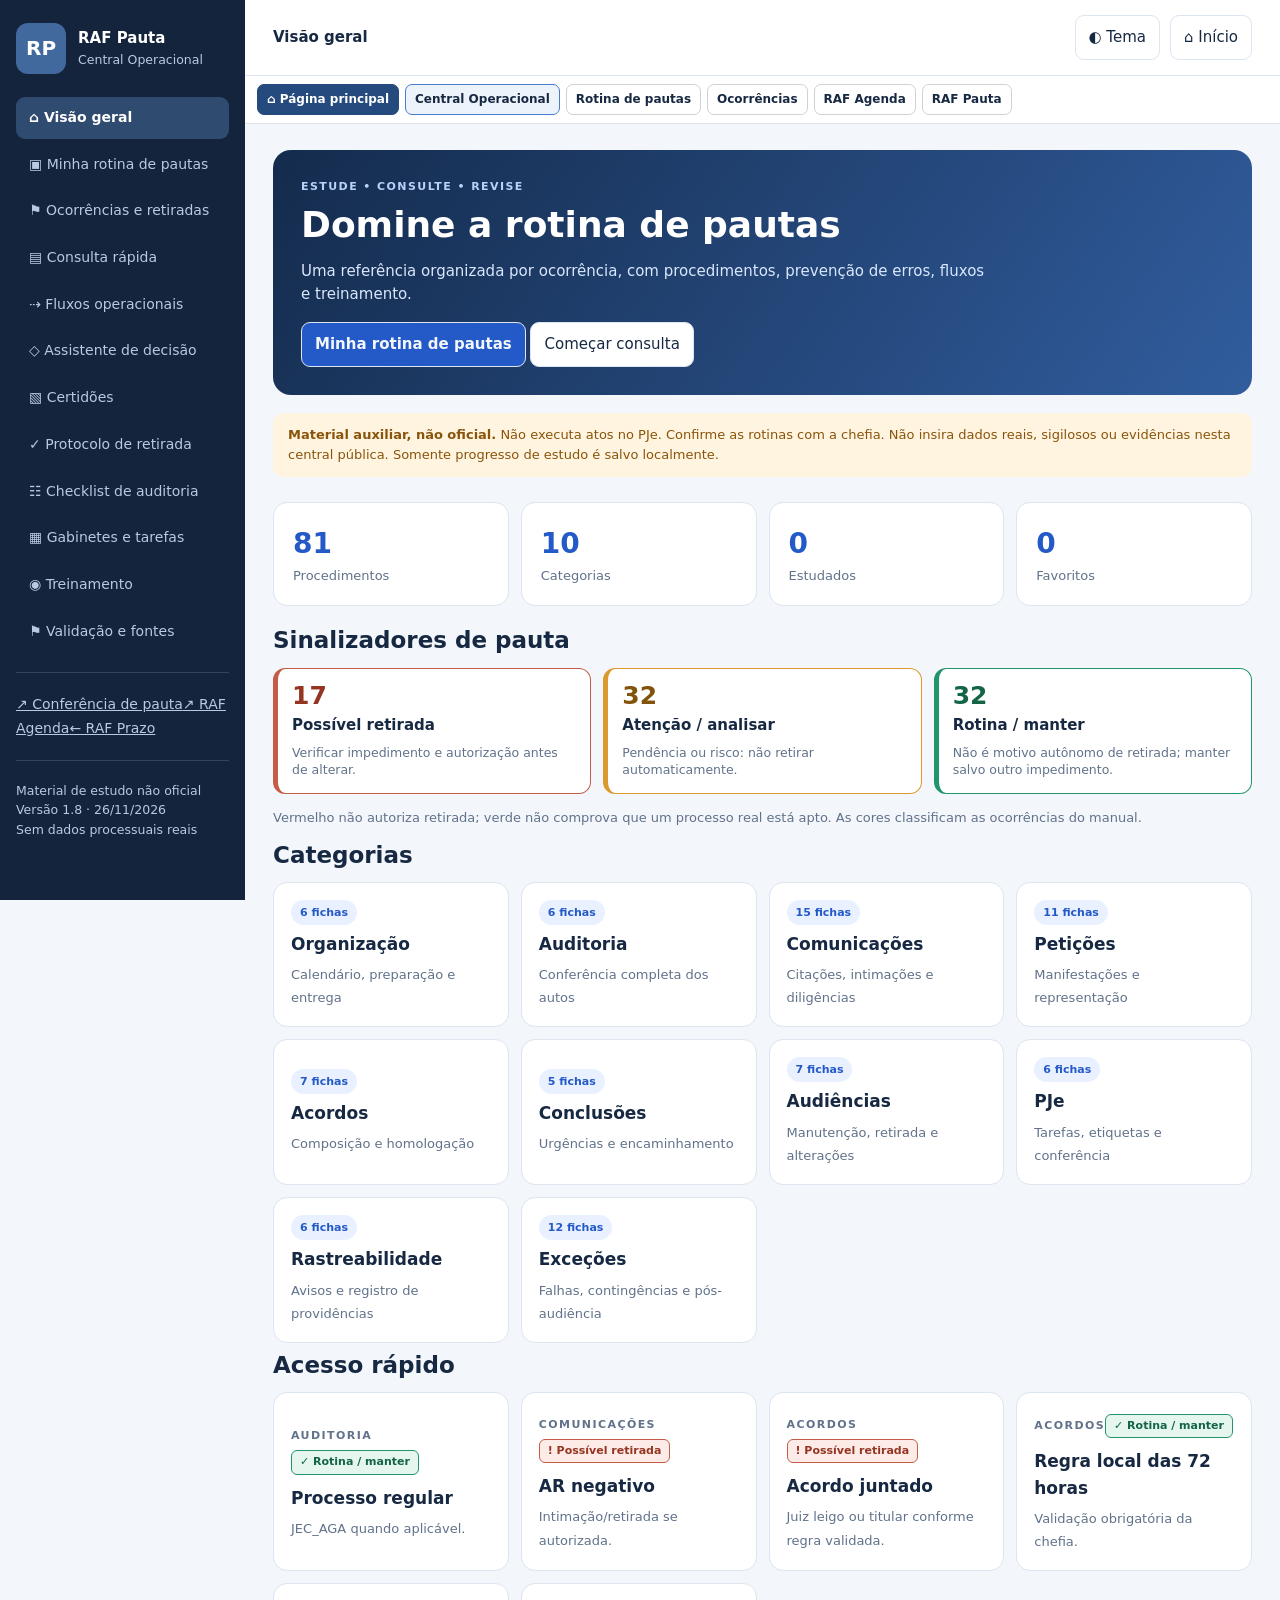
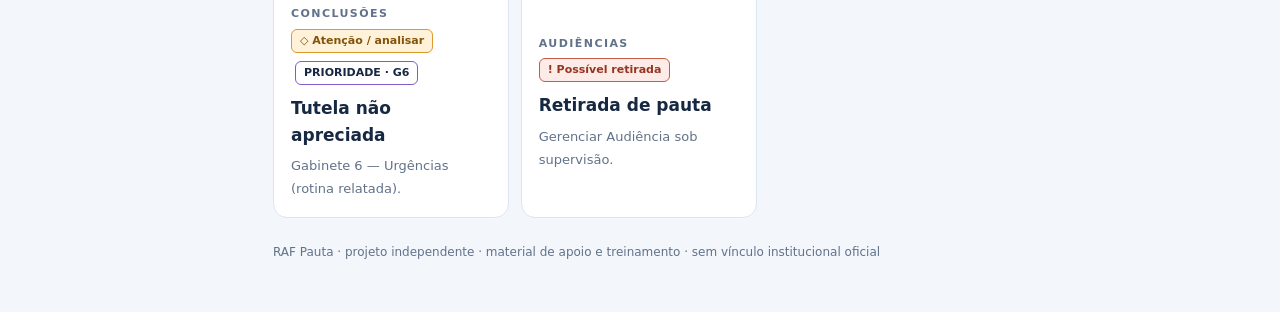
<file: central/index.html>
<!doctype html><html lang="pt-BR"><head><meta charset="utf-8"><meta name="viewport" content="width=device-width,initial-scale=1"><meta name="theme-color" content="#14243d"><title>RAF Pauta | Central Operacional</title><link rel="manifest" href="./manifest.webmanifest"><style>:root{color-scheme:light;--bg:#f3f6fb;--panel:#fff;--ink:#172942;--muted:#61728a;--line:#dce5f0;--accent:#245ac7;--soft:#e9f0ff;--side:#14243d;--sideink:#b9c9e0;--warn:#89540b;--warnbg:#fff4df;--good:#126a49}html[data-theme=dark]{color-scheme:dark;--bg:#101927;--panel:#18263a;--ink:#e7eef9;--muted:#a3b3cb;--line:#34445c;--accent:#a2c1ff;--soft:#23395b;--side:#0c1421;--sideink:#b9c9e0;--warn:#ffd18c;--warnbg:#3b2d1a;--good:#8de6b4}*{box-sizing:border-box}body{margin:0;background:var(--bg);color:var(--ink);font:15px/1.55 system-ui,sans-serif}button,input,select{font:inherit}button,a{touch-action:manipulation}button,.btn{cursor:pointer;background:var(--panel);color:var(--ink);border:1px solid var(--line);padding:10px 13px;border-radius:9px;text-decoration:none;display:inline-flex;align-items:center;gap:7px;justify-content:center}button:hover,.btn:hover{border-color:var(--accent)}button:focus-visible,a:focus-visible,input:focus-visible,select:focus-visible{outline:3px solid var(--accent);outline-offset:2px}.primary{background:var(--accent);color:var(--bg);font-weight:700}.layout{display:grid;grid-template-columns:245px minmax(0,1fr);min-height:100vh}.side{background:var(--side);color:#fff;padding:23px 16px;position:sticky;top:0;height:100vh;overflow:auto}.brand{display:flex;gap:12px;align-items:center;margin-bottom:23px}.logo{background:#42699e;border-radius:12px;padding:10px;font-weight:800;font-size:20px}.brand small,.side small{display:block;color:var(--sideink)}.side nav{display:grid;gap:5px}.side nav button,.side a{background:transparent;color:var(--sideink);border:0;text-align:left;justify-content:flex-start;width:100%;font-size:14px}.side nav button.active{background:#304b70;color:#fff;font-weight:650}.side hr{border:0;border-top:1px solid #ffffff25;margin:20px 0}.top{display:flex;gap:12px;align-items:center;justify-content:space-between;padding:15px 28px;background:var(--panel);border-bottom:1px solid var(--line);position:sticky;top:0;z-index:2}.wrap{max-width:1300px;margin:auto;padding:26px 28px 50px}.hero{background:linear-gradient(125deg,#142b4c,#315d9e);color:white;border-radius:18px;padding:28px;margin-bottom:18px}.hero h1{font-size:clamp(24px,3vw,36px);line-height:1.15;margin:9px 0}.hero p{max-width:690px;color:#d9e7fc}.eyebrow{text-transform:uppercase;letter-spacing:.13em;font-size:11px;font-weight:800;color:var(--muted)}.hero .eyebrow{color:#b9d2fa}.notice{background:var(--warnbg);color:var(--warn);border-radius:10px;padding:12px 15px;margin:13px 0;font-size:13px}.grid{display:grid;grid-template-columns:repeat(auto-fit,minmax(225px,1fr));gap:12px}.panel{background:var(--panel);border:1px solid var(--line);border-radius:14px;padding:19px;margin:12px 0;min-width:0}.tile{display:block;text-align:left;width:100%;min-height:130px;border-radius:14px;padding:17px}.tile strong{display:block;font-size:17px;margin:6px 0}.muted{color:var(--muted);font-size:13px}.row{display:flex;align-items:center;gap:10px;flex-wrap:wrap}.between{justify-content:space-between}.search{width:100%;border:1px solid var(--line);background:var(--panel);color:var(--ink);border-radius:12px;padding:14px;font-size:16px}select{padding:10px;background:var(--panel);color:var(--ink);border:1px solid var(--line);border-radius:9px;max-width:100%}.tag{display:inline-block;background:var(--soft);color:var(--accent);padding:4px 9px;border-radius:99px;font-size:11px;font-weight:700}.pending{background:var(--warnbg);color:var(--warn)}h1,h2,h3{line-height:1.25;margin:8px 0 12px}h2{font-size:23px}h3{font-size:17px}.split{display:grid;grid-template-columns:minmax(220px,.85fr) minmax(0,1.6fr);gap:15px}.results{max-height:72vh;overflow:auto}.result{display:block;width:100%;text-align:left;margin:5px 0}.result.active{border-color:var(--accent);background:var(--soft)}.result small{display:block;color:var(--muted)}.steps{padding-left:24px}.steps li{padding:5px 0}.check{display:flex;gap:10px;align-items:flex-start;padding:9px 0;border-bottom:1px solid var(--line)}.check input{width:19px;height:19px;flex:none;accent-color:var(--accent)}.flow{display:flex;flex-direction:column;align-items:stretch;gap:5px;max-width:650px;margin:auto}.node{background:var(--soft);border:1px solid var(--line);border-radius:10px;padding:13px;text-align:center}.arrow{text-align:center;color:var(--muted);line-height:1}.code{white-space:pre-wrap;background:var(--bg);border:1px solid var(--line);padding:15px;border-radius:9px}.stat{font-size:28px;font-weight:800;color:var(--accent)}.meter{height:9px;background:var(--line);border-radius:99px;overflow:hidden}.meter span{display:block;height:100%;background:var(--good)}.answer{width:100%;display:block;text-align:left;margin:7px 0}.correct{border:2px solid var(--good)}.incorrect{border:2px solid #bf5555}table{width:100%;border-collapse:collapse}td,th{padding:9px;text-align:left;border-bottom:1px solid var(--line);vertical-align:top}.toast{position:fixed;bottom:18px;right:18px;padding:12px 18px;background:var(--side);color:white;border-radius:10px;z-index:5;max-width:90vw}.mobile{display:none}footer{margin-top:25px;color:var(--muted);font-size:12px} @media(max-width:800px){.layout{display:block}.side{display:none;position:fixed;z-index:5;width:250px}.side.open{display:block}.mobile{display:inline-flex}.top{padding:12px}.wrap{padding:15px}.split{grid-template-columns:1fr}.results{max-height:34vh}.hero{padding:20px}.grid{grid-template-columns:repeat(auto-fit,minmax(145px,1fr))}}@media print{.side,.top,.no-print,button{display:none!important}.layout,.split{display:block}.wrap{padding:0}.results{display:none}.panel{break-inside:avoid}}
/* Fluxos v1.2 — gestão de processos */
.fxhead{position:relative;overflow:hidden;background:linear-gradient(125deg,#142b4c,#2e5790);color:#fff;padding:24px 27px;border-radius:18px;margin:15px 0}.fxhead h1{font-size:clamp(25px,3vw,36px);margin:5px 0}.fxhead p{color:#d5e4fb;margin:6px 0}.fxstats{display:flex;flex-wrap:wrap;gap:9px;margin-top:15px}.fxpill{padding:6px 10px;border:1px solid #ffffff44;background:#ffffff14;border-radius:9px;font-size:12px}.fxlayout{display:grid;grid-template-columns:minmax(225px,290px) minmax(0,1fr);gap:15px;align-items:start}.fxnav{position:sticky;top:82px;max-height:calc(100vh - 105px);overflow:auto}.fxnav .search{font-size:14px;padding:10px;margin-bottom:8px}.fxnav select{width:100%;margin-bottom:8px}.fxlist{display:grid;gap:5px}.fxlist button{justify-content:flex-start;text-align:left;padding:9px;line-height:1.35}.fxlist .active{border-color:var(--accent);background:var(--soft);font-weight:700}.fxlist .num{font-variant-numeric:tabular-nums;color:var(--muted);font-size:11px;min-width:23px}.fxbody{min-width:0}.fxlegend{display:flex;gap:10px;flex-wrap:wrap;margin:12px 0;font-size:12px;color:var(--muted)}.fxlegend span{display:flex;align-items:center;gap:5px}.dot{width:9px;height:9px;border-radius:3px;background:var(--f)}.fxlane{--f:#4c83dc;--t:#eaf2ff;border:1px solid var(--line);border-left:5px solid var(--f);border-radius:13px;padding:14px;background:var(--panel);margin:0;box-shadow:0 3px 10px #14243d08}.fxlane.verify{--f:#477cd0;--t:#eaf2ff}.fxlane.decision{--f:#dc992e;--t:#fff1d7}.fxlane.execute{--f:#805cc8;--t:#f2eafa}.fxlane.notify{--f:#c35d47;--t:#ffede8}.fxlane.done{--f:#23956c;--t:#e7f8f0}.fxlane .phase{color:var(--f);font-size:11px;font-weight:800;letter-spacing:.09em;text-transform:uppercase}.fxlane h3{margin:5px 0 9px;font-size:18px}.fxconnector{text-align:center;height:28px;line-height:28px;color:var(--muted);font-weight:700}.fxroute{display:flex;flex-wrap:wrap;gap:7px;align-items:center;margin:12px 0}.fxroute span{display:inline-flex;align-items:center;border:1px solid var(--line);border-radius:8px;padding:7px 9px;background:var(--soft);font-size:13px;font-weight:600;color:var(--ink)}.fxroute i{font-style:normal;color:var(--muted)}.fxbranch{display:grid;grid-template-columns:1fr 1fr;gap:10px;margin-top:12px}.fxbranch button{display:block;text-align:left;padding:13px;border-radius:10px;line-height:1.45;min-width:0}.fxbranch .yes{border-left:4px solid #23956c}.fxbranch .no{border-left:4px solid #dc992e}.fxbranch button.selected{box-shadow:0 0 0 2px var(--accent);background:var(--soft)}.fxbranch b{display:block;margin-bottom:5px}.fxstep{display:flex;gap:10px;align-items:flex-start;padding:9px 0;border-bottom:1px solid var(--line)}.fxstep:last-child{border-bottom:0}.fxstep input{width:18px;height:18px;flex:none;accent-color:var(--accent);margin-top:3px}.fxstep .stepno{font-size:11px;color:var(--muted);font-weight:700;flex:none;margin-top:3px}.fxstep span:last-child{flex:1}.fxdetailhead{display:flex;gap:12px;justify-content:space-between;align-items:flex-start}.fxdetailhead h2{font-size:25px;margin:6px 0}.fxbar{height:8px;border-radius:12px;background:var(--line);overflow:hidden;margin:9px 0}.fxbar i{display:block;height:100%;background:#23956c;transition:width .15s}.fxphasebar{display:flex;gap:5px;flex-wrap:wrap;margin:12px 0}.fxphasebar span{font-size:11px;border:1px solid var(--line);padding:4px 7px;border-radius:5px;background:var(--panel)}.fxdecisionout{border-radius:9px;padding:11px;margin:10px 0;background:var(--soft);font-size:13px}.fxalert{background:var(--warnbg);color:var(--warn);padding:12px;border-radius:9px;margin:10px 0}.fxshort{margin:0 0 12px}.fxcompact{font-size:13px}.fxmobileonly{display:none}html[data-theme=dark] .fxlane.verify{--f:#8db4ff}html[data-theme=dark] .fxlane.decision{--f:#f4bb60}html[data-theme=dark] .fxlane.execute{--f:#c3a4ff}html[data-theme=dark] .fxlane.notify{--f:#ffa891}html[data-theme=dark] .fxlane.done{--f:#8de6b4}@media(max-width:1000px){.fxlayout{grid-template-columns:1fr}.fxnav{position:static;max-height:300px}.fxmobileonly{display:block}}@media(max-width:520px){.fxbranch{grid-template-columns:1fr}.fxhead{padding:18px}.fxdetailhead{display:block}.fxroute span{font-size:12px}.fxnav{max-height:260px}}@media print{.fxnav,.fxhead,.fxlegend,.fxphasebar{display:none!important}.fxlayout{display:block}.fxlane{break-inside:avoid}.fxbranch button{display:block!important;color:var(--ink)}}

/* RAF Central 1.3 — diagramas vetoriais de processos */
.dgboard{border:1px solid var(--line);border-radius:15px;background:var(--panel);margin:14px 0;padding:15px;min-width:0}.dgtools{display:flex;align-items:center;flex-wrap:wrap;gap:8px;margin:8px 0 14px}.dgtools button{font-size:13px}.dgtools button.on{background:var(--soft);border-color:var(--accent);color:var(--accent);font-weight:700}.dgcanvas{overflow:auto;max-height:76vh;border-radius:12px;border:1px solid var(--line);background-color:var(--bg);background-image:radial-gradient(var(--line) 0.8px,transparent .8px);background-size:16px 16px;padding:12px;scrollbar-width:thin}.dgcanvas svg{display:block;margin:auto;max-width:none;height:auto;color:var(--ink);font-family:system-ui,sans-serif}.dgcanvas svg text{fill:currentColor}.dgcanvas svg .edge{stroke:var(--muted);stroke-width:1.7;fill:none;stroke-linejoin:round}.dgcanvas svg .yesedge{stroke:#23956c}.dgcanvas svg .noedge{stroke:#d28b27}.dgcanvas svg .nodebox{fill:var(--panel);stroke-width:1.6}.dgcanvas svg .nodeblue{stroke:#477cd0}.dgcanvas svg .nodepurple{stroke:#805cc8}.dgcanvas svg .nodeorange{stroke:#d28b27}.dgcanvas svg .nodered{stroke:#c35d47}.dgcanvas svg .nodegreen{stroke:#23956c}.dgcanvas svg .branchlabel{font-weight:800;font-size:12px}.dgcanvas svg .yeslabel{fill:#23956c}.dgcanvas svg .nolabel{fill:#b47820}html[data-theme=dark] .dgcanvas svg .nolabel{fill:#f4bb60}html[data-theme=dark] .dgcanvas svg .yeslabel{fill:#8de6b4}.dgcanvas svg .branchmuted{opacity:.28}.dgcanvas svg .selectedpath{stroke-width:3}.dghelp{font-size:12px;color:var(--muted);margin:9px 0}.dgcaption{font-weight:700;font-size:14px;margin:0}.dgbranches{display:flex;gap:7px;flex-wrap:wrap;margin:10px 0}.dgbranches button{font-size:13px}.dgbranches button.on{border-color:var(--accent);background:var(--soft)}.dgboard[hidden],.dgsteps[hidden]{display:none!important}.dgprint{display:none}@media(max-width:520px){.dgboard{padding:9px}.dgcanvas{padding:5px;max-height:70vh}}@media print{.dgboard{border:0;padding:0}.dgcanvas{overflow:visible!important;max-height:none!important;background:white!important;border:0;padding:0}.dgcanvas svg{width:100%!important;max-width:100%!important;height:auto!important;color:#172942!important}.dgcanvas svg .nodebox{fill:white!important}.dgtools,.dgbranches,.dghelp{display:none!important}.dgprint{display:block}.dgboard[hidden],.dgsteps[hidden]{display:none!important}.dgcanvas{break-inside:avoid}}
.why-panel{border-left:5px solid #477cd0}.why-panel.why-r{border-left-color:#c35d47}.why-panel.why-p{border-left-color:#dc992e}.why-panel.why-n{border-left-color:#23956c}.why-panel h3{margin:5px 0}.why-panel p{margin:9px 0}.daystage{margin:14px 0}.dayitem{display:grid;grid-template-columns:minmax(0,1fr) auto;align-items:center;gap:10px;border-bottom:1px solid var(--line);padding:5px 0}.dayitem:last-child{border-bottom:0}.dayitem .check{border:0}.dayitem button{font-size:12px;white-space:normal}@media(max-width:650px){.dayitem{grid-template-columns:1fr;gap:0}.dayitem button{justify-self:start;margin-left:29px;margin-bottom:6px}}
.sig-r{--sc:#c35d47;--sb:#fcebe7;--st:#963422}.sig-p{--sc:#dc992e;--sb:#fff2d9;--st:#82530a}.sig-n{--sc:#23956c;--sb:#e4f6ee;--st:#146446}html[data-theme=dark] .sig-r{--sc:#f4a08d;--sb:#452b2b;--st:#ffb9a8}html[data-theme=dark] .sig-p{--sc:#eab65e;--sb:#46371f;--st:#ffda8c}html[data-theme=dark] .sig-n{--sc:#7dddb1;--sb:#173d31;--st:#a0efc9}
.sig-badge,.sig-urgent{display:inline-flex;align-items:center;gap:4px;border:1px solid var(--sc);background:var(--sb);color:var(--st);border-radius:6px;padding:4px 8px;font-size:11px;font-weight:750;line-height:1.3;width:fit-content;max-width:100%;white-space:normal}.sig-urgent{border:1px solid #805cc8;background:var(--panel);color:var(--ink);margin:4px}.sig-summary{display:grid;grid-template-columns:repeat(3,minmax(0,1fr));gap:12px;margin:14px 0}.sig-summary-card{display:grid;gap:6px;padding:14px;text-align:left;border:1px solid var(--sc);background:var(--panel);border-left:5px solid var(--sc);border-radius:12px;min-width:0}.sig-summary-card strong{font-size:25px;color:var(--st);line-height:1}.sig-summary-card small{font-weight:400;color:var(--muted);line-height:1.4}.sig-filters{display:flex;gap:6px;flex-wrap:wrap;margin:10px 0}.sig-filter{font-size:12px;padding:7px 10px;white-space:normal}.sig-filter.chosen{border-color:var(--sc,var(--accent));background:var(--sb,var(--soft));color:var(--st,var(--ink));font-weight:750;box-shadow:0 0 0 1px var(--sc,var(--accent))}.sig-heading{margin:10px 0 14px;padding:10px 12px;border:1px solid var(--sc);border-radius:9px;background:var(--sb);color:var(--st)}.sig-heading p{margin:6px 0 0;font-size:13px}.sig-occ{border-left:5px solid var(--sc);margin:10px 0}.sig-occ h3{margin:10px 0 6px}.sig-safety{border-left:4px solid #805cc8;margin:14px 0}.sig-status{padding:10px;border-radius:8px;color:var(--st);background:var(--sb);font-weight:700}.result .sig-badge,.fxlist .sig-badge{display:flex;margin:4px 0}.tile .sig-badge{margin:4px 0}@media(max-width:720px){.sig-summary{grid-template-columns:1fr}.sig-summary-card{padding:10px}}@media print{.sig-filters,.sig-summary-card,.sig-safety button{display:none}}.raf-return-nav{display:flex;gap:6px;align-items:center;flex-wrap:wrap;padding:8px 12px;border-bottom:1px solid #8491a344;background:var(--panel,#fff);color:var(--ink,#172942);font:600 12px system-ui,sans-serif}.raf-return-nav a,.raf-return-nav button{display:inline-flex;align-items:center;gap:4px;white-space:nowrap;text-decoration:none;color:inherit;background:transparent;border:1px solid #8491a366;border-radius:7px;padding:7px 9px;font:inherit;line-height:1.2;cursor:pointer}.raf-return-nav .raf-return-home{background:#254b7e;color:white;border-color:#254b7e}.raf-return-nav a[aria-current="page"]{font-weight:800;border-color:#477cd0;background:#477cd018}.raf-return-nav a:focus-visible,.raf-return-nav button:focus-visible{outline:2px solid #477cd0;outline-offset:2px}@media(max-width:650px){.raf-return-nav{gap:5px;padding:7px 9px}.raf-return-nav a,.raf-return-nav button{font-size:11px;padding:6px 8px}}@media print{.raf-return-nav{display:none!important}}</style></head><body><div class="layout"><aside class="side" id="side"><div class="brand"><div class="logo">RP</div><div><b>RAF Pauta</b><small>Central Operacional</small></div></div><nav id="nav"></nav><hr><a href="../pauta.html">↗ Conferência de pauta</a><a href="../agenda.html">↗ RAF Agenda</a><a href="../index.html">← RAF Prazo</a><hr><small>Material de estudo não oficial<br>Versão 1.8 · 26/11/2026<br>Sem dados processuais reais</small></aside><div><header class="top"><div class="row"><button class="mobile" id="menu" aria-label="Abrir menu">☰</button><b id="section">Central Operacional</b></div><div class="row"><button id="theme" aria-label="Alternar tema">◐ Tema</button><a class="btn" href="../index.html" aria-label="Voltar à página principal do RAF Prazo">⌂ Início</a></div></header><nav class="raf-return-nav" aria-label="Navegação entre módulos"><a class="raf-return-home" href="../index.html">⌂ Página principal</a><a aria-current="page" href="../central/index.html">Central Operacional</a><a href="../central/index.html#rotina">Rotina de pautas</a><a href="../central/index.html#ocorrencias">Ocorrências</a><a href="../agenda.html">RAF Agenda</a><a href="../pauta.html">RAF Pauta</a></nav><main class="wrap" id="main"></main></div></div><div id="toast" class="toast" role="status" hidden></div><script>
'use strict';
const C=[["Organização","Calendário, preparação e entrega"],["Auditoria","Conferência completa dos autos"],["Comunicações","Citações, intimações e diligências"],["Petições","Manifestações e representação"],["Acordos","Composição e homologação"],["Conclusões","Urgências e encaminhamento"],["Audiências","Manutenção, retirada e alterações"],["PJe","Tarefas, etiquetas e conferência"],["Rastreabilidade","Avisos e registro de providências"],["Exceções","Falhas, contingências e pós-audiência"]],D=[{"id":1,"cat":0,"title":"Calendário e escala","tags":"agenda juiz leigo Dr Dra","recognize":"Compare data da audiência, sala, horário, modalidade e responsável com a escala vigente.","steps":["Consultar calendário","separar por data e sala","conferir Dr./Dra.","registrar divergências."],"dest":"Planejar; não alterar audiência.","warn":"Não confundir expediente com data da audiência.","cert":"","status":"referência"},{"id":2,"cat":0,"title":"Conferência no dia útil anterior","tags":"sexta segunda feriado","recognize":"Identifique o próximo dia útil com audiência, considerando expediente suspenso.","steps":["Na sexta, conferir segunda","antecipar em feriados","reservar revisão final."],"dest":"Organizar agenda.","warn":"Confirmar feriados e suspensão na fonte oficial.","cert":"","status":"referência"},{"id":3,"cat":0,"title":"Auditoria antecipada","tags":"relatório antecipação","recognize":"Identifique processos de futuras pautas e o lote atribuído.","steps":["Extrair relação","analisar autos","tratar pendências","programar segunda passagem."],"dest":"Controle de auditoria.","warn":"Auditoria antecipada não substitui a conferência final.","cert":"","status":"referência"},{"id":4,"cat":0,"title":"Extrair PDF da pauta","tags":"painel audiências sessões","recognize":"Conferir data, sala, modalidade, lista e total.","steps":["Painel do Usuário → Audiências e Sessões → Pauta de Audiência","aplicar filtros","gerar PDF","comparar relação."],"dest":"Consulta no PJe.","warn":"Não editar audiência pela tela de consulta.","cert":"","status":"referência"},{"id":5,"cat":0,"title":"Impressão e distribuição","tags":"entregar via juiz leigo","recognize":"Verificar versão atual, destinatário e sala.","steps":["Reconciliar números","gerar PDF final","entregar vias conforme orientação","registrar entrega","avisar mudanças posteriores."],"dest":"Distribuição interna autorizada.","warn":"Não enviar a lista por canal não autorizado.","cert":"","status":"referência"},{"id":6,"cat":0,"title":"Passagem de serviço","tags":"férias transição","recognize":"Identifique pendências herdadas, datas próximas e orientações ainda não cumpridas.","steps":["Receber lista","conferir cada item prioritário","registrar origem e horário","alinhar responsável e próxima ação."],"dest":"Chefia / supervisão.","warn":"Não atribuir responsabilidade sem comprovação.","cert":"","status":"referência"},{"id":7,"cat":1,"title":"Leitura da árvore processual","tags":"autos digitais histórico","recognize":"Conferir número, classe, fase, partes, audiência e tarefa.","steps":["Abrir autos","localizar certidão e decisão","ler documentos relevantes","verificar fatos supervenientes."],"dest":"Auditoria individual.","warn":"Não decidir pelo título do documento.","cert":"","status":"referência"},{"id":8,"cat":1,"title":"Última certidão e despacho","tags":"index ID documentos","recognize":"Identifique o alcance da certidão e as ordens posteriores.","steps":["Ler a última certidão","conferir despacho mais recente","verificar atos já cumpridos","ler fatos novos."],"dest":"Certificar apenas o fato conferido.","warn":"Não reutilizar certidão anterior sem revisão.","cert":"","status":"referência"},{"id":9,"cat":1,"title":"Representação das partes","tags":"procuração poderes","recognize":"Conferir procurações, substabelecimentos, cadastro e vínculo.","steps":["Identificar parte e advogado","conferir poderes","registrar divergência","encaminhar se necessário."],"dest":"Fluxo de representação.","warn":"Cadastro não prova regularidade de citação.","cert":"","status":"referência"},{"id":10,"cat":1,"title":"Processo regular","tags":"ok verde audiência","recognize":"Comunicações regulares, sem determinação impeditiva nem pendência relevante.","steps":["Conferir integralmente","preparar certidão","validar assinatura","conferir tarefa","manter e revisar."],"dest":"JEC_AGA quando aplicável.","warn":"Não certificar aptidão sem leitura completa.","cert":"Certifico que os presentes autos encontram-se aguardando audiência de conciliação designada.","status":"referência"},{"id":11,"cat":1,"title":"Certificação em lotes","tags":"certidões sem PAC com PAC","recognize":"Identifique a faixa atribuída e a necessidade de ato de comunicação.","steps":["Conferir cada processo","separar PAC","validar conteúdo individual","conferir juntada e tarefa","revisar lote."],"dest":"Perfil autorizado; JEC_AGA se aplicável.","warn":"Não agrupar casos diferentes nem assinar com credenciais alheias.","cert":"","status":"referência"},{"id":12,"cat":1,"title":"Segunda conferência","tags":"petição nova revisão","recognize":"Compare a pauta inicial com a atual e os eventos novos.","steps":["Reabrir pendentes e casos alterados","ler petições novas","reconciliar processo por processo","comunicar alterações."],"dest":"Revisão final.","warn":"Totais iguais não garantem listas iguais.","cert":"","status":"referência"},{"id":13,"cat":2,"title":"AR positivo","tags":"aviso recebimento","recognize":"Confira destinatário, endereço, assinatura, data, natureza da parte e ato.","steps":["Abrir imagem/documento","verificar regularidade e demais partes","certificar fato se necessário."],"dest":"Manter se processo apto.","warn":"AR positivo não implica regularidade automática.","cert":"","status":"referência"},{"id":14,"cat":2,"title":"AR negativo","tags":"mudou-se ausente desconhecido não procurado possível retirada aviso zap WhatsApp motivo data audiência","recognize":"Confira motivo da devolução, ID e eventual outra citação.","steps":["Ler devolução","Ao identificar possível retirada, comunicar individualmente no grupo de WhatsApp autorizado, com motivo objetivo, data e horário da audiência; informar que ainda está pendente, sem anunciar cancelamento.","verificar comunicação alternativa","manifestação do autor","obter autorização","executar providência","avisar retirada.","Se a retirada for autorizada e efetivada, confirmar no PJe e enviar novo aviso individual com motivo, data e horário da audiência, situação efetivada e horário do ato; registrar as duas comunicações no controle institucional. Se mantida, comunicar o desfecho."],"dest":"Intimação/retirada se autorizada.","warn":"Não confundir AR pendente com negativo.","cert":"Certifico que o feito foi retirado da pauta de audiências em face do AR negativo de index [ÍNDICE]. Fica a parte autora intimada a se manifestar sobre o AR negativo.","status":"referência"},{"id":15,"cat":2,"title":"AR de pessoa física assinado por terceiro","tags":"AR terceiro recebedor possível retirada aviso zap WhatsApp motivo data audiência","recognize":"Compare nome do destinatário com recebedor, endereço e circunstâncias.","steps":["Abrir AR","Ao identificar possível retirada, comunicar individualmente no grupo de WhatsApp autorizado, com motivo objetivo, data e horário da audiência; informar que ainda está pendente, sem anunciar cancelamento.","identificar divergência","verificar outra comunicação","certificar fato","consultar encaminhamento.","Se a retirada for autorizada e efetivada, confirmar no PJe e enviar novo aviso individual com motivo, data e horário da audiência, situação efetivada e horário do ato; registrar as duas comunicações no controle institucional. Se mantida, comunicar o desfecho."],"dest":"Gabinete 1 conforme orientação.","warn":"Não declarar nulidade nem retirar automaticamente.","cert":"Certifico que o AR de id. [ID] foi assinado por terceiros.","status":"referência"},{"id":16,"cat":2,"title":"AR de pessoa jurídica","tags":"empresa recepção terceiro possível retirada aviso zap WhatsApp motivo data audiência","recognize":"Verifique identificação do recebedor e circunstâncias da entrega.","steps":["Conferir endereço e pessoa jurídica","Ao identificar possível retirada, comunicar individualmente no grupo de WhatsApp autorizado, com motivo objetivo, data e horário da audiência; informar que ainda está pendente, sem anunciar cancelamento.","examinar recepção","verificar comunicações adicionais","consultar dúvida.","Se a retirada for autorizada e efetivada, confirmar no PJe e enviar novo aviso individual com motivo, data e horário da audiência, situação efetivada e horário do ato; registrar as duas comunicações no controle institucional. Se mantida, comunicar o desfecho."],"dest":"Manutenção ou apreciação conforme caso.","warn":"Não aplicar automaticamente a regra de pessoa física.","cert":"","status":"referência"},{"id":17,"cat":2,"title":"AR não juntado","tags":"AR pendente rastreio possível retirada aviso zap WhatsApp motivo data audiência","recognize":"Identifique expedição, postagem, retorno e eventual outro meio.","steps":["Consultar expediente e SISCOR autorizado","Ao identificar possível retirada, comunicar individualmente no grupo de WhatsApp autorizado, com motivo objetivo, data e horário da audiência; informar que ainda está pendente, sem anunciar cancelamento.","verificar retorno","registrar ausência","encaminhar pendência.","Se a retirada for autorizada e efetivada, confirmar no PJe e enviar novo aviso individual com motivo, data e horário da audiência, situação efetivada e horário do ato; registrar as duas comunicações no controle institucional. Se mantida, comunicar o desfecho."],"dest":"Gabinete 1 quando orientado.","warn":"Não certificar retorno negativo inexistente.","cert":"","status":"referência"},{"id":18,"cat":2,"title":"Mandado positivo","tags":"OJA cumprido","recognize":"Confira teor da certidão e ato efetivamente cumprido.","steps":["Abrir certidão OJA","conferir destinatário, datas e finalidade","verificar demais partes","registrar."],"dest":"Manter se apto.","warn":"Expedição não significa cumprimento.","cert":"","status":"referência"},{"id":19,"cat":2,"title":"Diligência negativa do OJA","tags":"mandado negativo oficial justiça possível retirada aviso zap WhatsApp motivo data audiência","recognize":"Leia motivo, destinatário e ID da certidão.","steps":["Verificar outras comunicações","Ao identificar possível retirada, comunicar individualmente no grupo de WhatsApp autorizado, com motivo objetivo, data e horário da audiência; informar que ainda está pendente, sem anunciar cancelamento.","conferir manifestação","obter autorização","efetivar retirada se cabível","avisar.","Se a retirada for autorizada e efetivada, confirmar no PJe e enviar novo aviso individual com motivo, data e horário da audiência, situação efetivada e horário do ato; registrar as duas comunicações no controle institucional. Se mantida, comunicar o desfecho."],"dest":"Intimar autor conforme determinação.","warn":"Só usar modelo após retirada e intimação cabíveis.","cert":"Certifico que o feito foi retirado da pauta de audiências em face de devolução de diligência negativa de index [ÍNDICE]. Fica a parte autora intimada a se manifestar sobre a certidão do OJA.","status":"referência"},{"id":20,"cat":2,"title":"Citação eletrônica confirmada","tags":"domicílio eletrônico ciência","recognize":"Confira comprovante, destinatário e prazo aplicável.","steps":["Consultar expediente","conferir confirmação e data","verificar decisão","registrar."],"dest":"Manter se apto.","warn":"Não confundir envio com ciência.","cert":"","status":"referência"},{"id":21,"cat":2,"title":"Citação eletrônica pendente","tags":"sem ciência eletrônico possível retirada aviso zap WhatsApp motivo data audiência","recognize":"Verifique se há confirmação, prazo e meio alternativo.","steps":["Consultar status","Ao identificar possível retirada, comunicar individualmente no grupo de WhatsApp autorizado, com motivo objetivo, data e horário da audiência; informar que ainda está pendente, sem anunciar cancelamento.","conferir norma e ordem aplicáveis","informar responsável","controlar pauta.","Se a retirada for autorizada e efetivada, confirmar no PJe e enviar novo aviso individual com motivo, data e horário da audiência, situação efetivada e horário do ato; registrar as duas comunicações no controle institucional. Se mantida, comunicar o desfecho."],"dest":"Apreciação ou nova comunicação autorizada.","warn":"Não presumir citação válida nem cancelamento.","cert":"","status":"referência"},{"id":22,"cat":2,"title":"Pluralidade de réus","tags":"vários réus um citado litisconsórcio possível retirada aviso zap WhatsApp motivo data audiência","recognize":"Conferir comunicação de cada réu e alcance das decisões.","steps":["Montar conferência individual","Ao identificar possível retirada, comunicar individualmente no grupo de WhatsApp autorizado, com motivo objetivo, data e horário da audiência; informar que ainda está pendente, sem anunciar cancelamento.","verificar falta de comunicação","registrar","consultar responsável.","Se a retirada for autorizada e efetivada, confirmar no PJe e enviar novo aviso individual com motivo, data e horário da audiência, situação efetivada e horário do ato; registrar as duas comunicações no controle institucional. Se mantida, comunicar o desfecho."],"dest":"Apreciação conforme caso.","warn":"Um réu citado não prova citação dos demais.","cert":"","status":"referência"},{"id":23,"cat":2,"title":"Comparecimento espontâneo","tags":"réu compareceu contestação possível retirada aviso zap WhatsApp motivo data audiência","recognize":"Identifique manifestação, representação e conteúdo.","steps":["Ler petição integral","Ao identificar possível retirada, comunicar individualmente no grupo de WhatsApp autorizado, com motivo objetivo, data e horário da audiência; informar que ainda está pendente, sem anunciar cancelamento.","conferir circunstâncias e decisão","levar questão à apreciação se necessária.","Se a retirada for autorizada e efetivada, confirmar no PJe e enviar novo aviso individual com motivo, data e horário da audiência, situação efetivada e horário do ato; registrar as duas comunicações no controle institucional. Se mantida, comunicar o desfecho."],"dest":"Gabinete competente conforme rotina.","warn":"Não declarar automaticamente suprida a citação.","cert":"","status":"referência"},{"id":24,"cat":2,"title":"Carta precatória","tags":"precatória diligência possível retirada aviso zap WhatsApp motivo data audiência","recognize":"Verifique envio, cumprimento e devolução.","steps":["Consultar expediente","Ao identificar possível retirada, comunicar individualmente no grupo de WhatsApp autorizado, com motivo objetivo, data e horário da audiência; informar que ainda está pendente, sem anunciar cancelamento.","conferir certidão","identificar pendência","comunicar prazo e audiência.","Se a retirada for autorizada e efetivada, confirmar no PJe e enviar novo aviso individual com motivo, data e horário da audiência, situação efetivada e horário do ato; registrar as duas comunicações no controle institucional. Se mantida, comunicar o desfecho."],"dest":"Providência autorizada.","warn":"Não considerar cumprida só por estar expedida.","cert":"","status":"referência"},{"id":25,"cat":2,"title":"Erro no SISCOR","tags":"erro expedição AR possível retirada aviso zap WhatsApp motivo data audiência","recognize":"Identifique o erro efetivamente comprovado.","steps":["Conferir expediente e divergência","Ao identificar possível retirada, comunicar individualmente no grupo de WhatsApp autorizado, com motivo objetivo, data e horário da audiência; informar que ainda está pendente, sem anunciar cancelamento.","registrar ID","preparar certidão","encaminhar conforme orientação.","Se a retirada for autorizada e efetivada, confirmar no PJe e enviar novo aviso individual com motivo, data e horário da audiência, situação efetivada e horário do ato; registrar as duas comunicações no controle institucional. Se mantida, comunicar o desfecho."],"dest":"Conclusão quando autorizada.","warn":"Não atribuir culpa sem comprovação.","cert":"Certifico que, compulsando o sistema SISCOR, verifiquei que houve erro na expedição da citação por AR, conforme expediente de id. [ID]. Remeto os autos à conclusão.","status":"referência"},{"id":26,"cat":2,"title":"Erro material no mandado","tags":"digitação endereço horário possível retirada aviso zap WhatsApp motivo data audiência","recognize":"Compare ordem, dados do mandado e audiência.","steps":["Identificar divergência objetiva","Ao identificar possível retirada, comunicar individualmente no grupo de WhatsApp autorizado, com motivo objetivo, data e horário da audiência; informar que ainda está pendente, sem anunciar cancelamento.","registrar ID","comunicar","avaliar retificação autorizada.","Se a retirada for autorizada e efetivada, confirmar no PJe e enviar novo aviso individual com motivo, data e horário da audiência, situação efetivada e horário do ato; registrar as duas comunicações no controle institucional. Se mantida, comunicar o desfecho."],"dest":"Servidor responsável.","warn":"Não alterar documento assinado por conta própria.","cert":"Certifico que foi constatado erro material na digitação do mandado de id. [ID], consistente em [DIVERGÊNCIA].","status":"referência"},{"id":27,"cat":2,"title":"Intimação e PAC","tags":"preparar ato comunicação expediente","recognize":"Verifique ordem, parte destinatária, modalidade e prazo.","steps":["Conferir ordem","preparar ato autorizado","validar destinatário e texto","conferir expedição e retorno."],"dest":"PAC conforme perfil e rotina.","warn":"Não afirmar intimado antes do ato correspondente.","cert":"","status":"referência"},{"id":28,"cat":3,"title":"Contestação","tags":"defesa pedido contraposto","recognize":"Leia integralmente inclusive pedidos incidentais.","steps":["Conferir representação","verificar pedido novo e decisão","manter se regular","encaminhar dúvida."],"dest":"Conhecimento conforme orientação.","warn":"Não presumir que contestação resolve a citação.","cert":"","status":"referência"},{"id":29,"cat":3,"title":"Habilitação de advogado","tags":"procuração cadastro","recognize":"Conferir instrumento, parte e eventuais pedidos cumulados.","steps":["Ler petição","validar poderes","conferir cadastro","preparar ato sob supervisão."],"dest":"Representação processual.","warn":"Não habilitar parte errada.","cert":"","status":"referência"},{"id":30,"cat":3,"title":"Desabilitação de advogado","tags":"revogação substituição","recognize":"Identifique ordem, instrumento e efeitos sobre comunicações.","steps":["Conferir documento","verificar decisão e cadastro","submeter alteração","revisar futuras intimações."],"dest":"Servidor responsável.","warn":"Não excluir vínculo sem autorização.","cert":"","status":"referência"},{"id":31,"cat":3,"title":"Substabelecimento","tags":"reserva poderes","recognize":"Conferir outorgante, substabelecido, reserva e parte.","steps":["Ler documento","comparar cadeia de poderes","conferir cadastro","encaminhar divergência."],"dest":"Representação.","warn":"Não presumir revogação.","cert":"","status":"referência"},{"id":32,"cat":3,"title":"Renúncia de advogado","tags":"patrono renúncia","recognize":"Conferir comunicação à parte e efeitos pertinentes.","steps":["Ler petição e prova","verificar decisão","comunicar impacto na audiência."],"dest":"Apreciação conforme rotina.","warn":"Não retirar automaticamente.","cert":"","status":"referência"},{"id":33,"cat":3,"title":"Desistência","tags":"pedido extinção possível retirada aviso zap WhatsApp motivo data audiência","recognize":"Identifique autor, poderes e alcance.","steps":["Ler pedido","Ao identificar possível retirada, comunicar individualmente no grupo de WhatsApp autorizado, com motivo objetivo, data e horário da audiência; informar que ainda está pendente, sem anunciar cancelamento.","verificar decisão","encaminhar para apreciação","acompanhar pauta.","Se a retirada for autorizada e efetivada, confirmar no PJe e enviar novo aviso individual com motivo, data e horário da audiência, situação efetivada e horário do ato; registrar as duas comunicações no controle institucional. Se mantida, comunicar o desfecho."],"dest":"Gabinete 1 conforme rotina.","warn":"Pedido não equivale a extinção.","cert":"","status":"referência"},{"id":34,"cat":3,"title":"Aditamento ou emenda","tags":"alteração inicial possível retirada aviso zap WhatsApp motivo data audiência","recognize":"Identifique alteração e efeitos nas comunicações.","steps":["Comparar pedidos e partes","Ao identificar possível retirada, comunicar individualmente no grupo de WhatsApp autorizado, com motivo objetivo, data e horário da audiência; informar que ainda está pendente, sem anunciar cancelamento.","conferir decisão","avaliar necessidade de ato","encaminhar.","Se a retirada for autorizada e efetivada, confirmar no PJe e enviar novo aviso individual com motivo, data e horário da audiência, situação efetivada e horário do ato; registrar as duas comunicações no controle institucional. Se mantida, comunicar o desfecho."],"dest":"Conhecimento.","warn":"Não ignorar mudança de polo ou pedido.","cert":"","status":"referência"},{"id":35,"cat":3,"title":"Pedido de desentranhamento","tags":"excluir petição possível retirada aviso zap WhatsApp motivo data audiência","recognize":"Identifique pedido e documento alvo.","steps":["Registrar os dois IDs","Ao identificar possível retirada, comunicar individualmente no grupo de WhatsApp autorizado, com motivo objetivo, data e horário da audiência; informar que ainda está pendente, sem anunciar cancelamento.","verificar decisão","preparar certidão","encaminhar.","Se a retirada for autorizada e efetivada, confirmar no PJe e enviar novo aviso individual com motivo, data e horário da audiência, situação efetivada e horário do ato; registrar as duas comunicações no controle institucional. Se mantida, comunicar o desfecho."],"dest":"Servidor ou gabinete competente.","warn":"Não desentranhar sem comando.","cert":"Certifico que, na petição de index [ID DO PEDIDO], consta pedido de desentranhamento da petição de index [ID DO DOCUMENTO].","status":"referência"},{"id":36,"cat":3,"title":"Cumprimento de desentranhamento","tags":"despacho exclusão","recognize":"Verifique ordem e documento exato.","steps":["Comparar ID","executar somente no perfil competente","confirmar resultado","certificar se cabível."],"dest":"Cumprimento autorizado.","warn":"Não excluir documento diferente.","cert":"","status":"referência"},{"id":37,"cat":3,"title":"Pedido de redesignação","tags":"adiamento remarcação possível retirada aviso zap WhatsApp motivo data audiência","recognize":"Verificar justificativa, data e decisão.","steps":["Ler pedido","Ao identificar possível retirada, comunicar individualmente no grupo de WhatsApp autorizado, com motivo objetivo, data e horário da audiência; informar que ainda está pendente, sem anunciar cancelamento.","conferir audiência","consultar tempo hábil","encaminhar","manter status até autorização.","Se a retirada for autorizada e efetivada, confirmar no PJe e enviar novo aviso individual com motivo, data e horário da audiência, situação efetivada e horário do ato; registrar as duas comunicações no controle institucional. Se mantida, comunicar o desfecho."],"dest":"Gabinete 1 conforme rotina.","warn":"Pedido não altera pauta.","cert":"","status":"referência"},{"id":38,"cat":3,"title":"Pedido de audiência virtual","tags":"modalidade link remoto possível retirada aviso zap WhatsApp motivo data audiência conclusão audiência online on-line G1","recognize":"Conferir pedido, decisão e modalidade registrada.","steps":["Localizar a petição e o ID da manifestação","Conferir data, horário, sala e modalidade atual da audiência","Verificar decisão anterior sobre o pedido","Caso pendente, preparar certidão objetiva e encaminhar à conclusão do Gabinete 1 — Conhecimento, sob orientação","Manter a audiência designada até decisão ou determinação aplicável","Ao identificar possível retirada, comunicar individualmente no grupo de WhatsApp autorizado, com motivo objetivo, data e horário da audiência; informar que ainda está pendente, sem anunciar cancelamento.","Acompanhar decisão e cumprir providência autorizada; conferir modalidade e comunicações","Se a retirada for autorizada e efetivada, confirmar no PJe e enviar novo aviso individual com motivo, data e horário da audiência, situação efetivada e horário do ato; registrar as duas comunicações no controle institucional. Se mantida, comunicar o desfecho."],"dest":"Gabinete 1 — Conhecimento, conforme rotina interna relatada e orientação da serventia.","warn":"Pedido não equivale a deferimento; conclusão não cancela a audiência. Modelo sugerido: usar somente após conferência e encaminhamento autorizado.","cert":"Certifico que, na petição de index [ÍNDICE], consta pedido de realização da audiência na modalidade virtual, estando a audiência designada para o dia [DATA]. Remeto os autos à conclusão.","status":"referência"},{"id":39,"cat":4,"title":"Acordo juntado","tags":"composição 72 horas possível retirada aviso zap WhatsApp motivo data audiência","recognize":"Conferir partes, pedidos, assinaturas, decisão e autorização.","steps":["Ler acordo","Ao identificar possível retirada, comunicar individualmente no grupo de WhatsApp autorizado, com motivo objetivo, data e horário da audiência; informar que ainda está pendente, sem anunciar cancelamento.","verificar alcance","confirmar regra local de encaminhamento","efetivar retirada se autorizada","comunicar.","Se a retirada for autorizada e efetivada, confirmar no PJe e enviar novo aviso individual com motivo, data e horário da audiência, situação efetivada e horário do ato; registrar as duas comunicações no controle institucional. Se mantida, comunicar o desfecho."],"dest":"Juiz leigo ou titular conforme regra validada.","warn":"Acordo juntado não é homologado.","cert":"","status":"referência"},{"id":40,"cat":4,"title":"Acordo homologado","tags":"sentença homologação possível retirada aviso zap WhatsApp motivo data audiência","recognize":"Identifique decisão homologatória e alcance.","steps":["Ler decisão","Ao identificar possível retirada, comunicar individualmente no grupo de WhatsApp autorizado, com motivo objetivo, data e horário da audiência; informar que ainda está pendente, sem anunciar cancelamento.","verificar comando sobre audiência","executar providência autorizada","conferir tarefa","avisar retirada.","Se a retirada for autorizada e efetivada, confirmar no PJe e enviar novo aviso individual com motivo, data e horário da audiência, situação efetivada e horário do ato; registrar as duas comunicações no controle institucional. Se mantida, comunicar o desfecho."],"dest":"Cumprir decisão.","warn":"Não cancelar audiência remanescente por acordo parcial.","cert":"","status":"referência"},{"id":41,"cat":4,"title":"Acordo parcial","tags":"alguns pedidos réus possível retirada aviso zap WhatsApp motivo data audiência","recognize":"Verifique quais partes e pedidos subsistem.","steps":["Comparar acordo e inicial","Ao identificar possível retirada, comunicar individualmente no grupo de WhatsApp autorizado, com motivo objetivo, data e horário da audiência; informar que ainda está pendente, sem anunciar cancelamento.","conferir decisão","comunicar pendências","manter até orientação.","Se a retirada for autorizada e efetivada, confirmar no PJe e enviar novo aviso individual com motivo, data e horário da audiência, situação efetivada e horário do ato; registrar as duas comunicações no controle institucional. Se mantida, comunicar o desfecho."],"dest":"Apreciação.","warn":"Não presumir extinção integral.","cert":"","status":"referência"},{"id":42,"cat":4,"title":"Regra local das 72 horas","tags":"72h leigo togado possível retirada aviso zap WhatsApp motivo data audiência","recognize":"Regra relatada: até 72h antes, leigo; mais de 72h, togado. Marco, exceções e vigência não confirmados.","steps":["Consultar responsável","Ao identificar possível retirada, comunicar individualmente no grupo de WhatsApp autorizado, com motivo objetivo, data e horário da audiência; informar que ainda está pendente, sem anunciar cancelamento.","confirmar marco de contagem e igualdade","registrar orientação","só então encaminhar.","Se a retirada for autorizada e efetivada, confirmar no PJe e enviar novo aviso individual com motivo, data e horário da audiência, situação efetivada e horário do ato; registrar as duas comunicações no controle institucional. Se mantida, comunicar o desfecho."],"dest":"Validação obrigatória da chefia.","warn":"Não automatizar regra pendente de confirmação.","cert":"","status":"validar"},{"id":43,"cat":4,"title":"Acordo com remessa ao titular","tags":"MM juiz titular possível retirada aviso zap WhatsApp motivo data audiência","recognize":"Confirme acordo, autorização de retirada e destino.","steps":["Verificar alcance","Ao identificar possível retirada, comunicar individualmente no grupo de WhatsApp autorizado, com motivo objetivo, data e horário da audiência; informar que ainda está pendente, sem anunciar cancelamento.","confirmar fluxo","efetivar retirada","certificar","conferir remessa","comunicar.","Se a retirada for autorizada e efetivada, confirmar no PJe e enviar novo aviso individual com motivo, data e horário da audiência, situação efetivada e horário do ato; registrar as duas comunicações no controle institucional. Se mantida, comunicar o desfecho."],"dest":"Juiz titular quando autorizado.","warn":"Não usar antes de efetivar os atos descritos.","cert":"Certifico que, considerando o acordo juntado, retiro o feito da pauta de audiências e remeto ao MM. Juiz Titular.","status":"referência"},{"id":44,"cat":4,"title":"Acordo com remessa ao juiz leigo","tags":"juíza leiga responsável possível retirada aviso zap WhatsApp motivo data audiência","recognize":"Confirme acordo, autorização e responsável correto.","steps":["Conferir data","Ao identificar possível retirada, comunicar individualmente no grupo de WhatsApp autorizado, com motivo objetivo, data e horário da audiência; informar que ainda está pendente, sem anunciar cancelamento.","validar destino","efetivar retirada","certificar e remeter","comunicar.","Se a retirada for autorizada e efetivada, confirmar no PJe e enviar novo aviso individual com motivo, data e horário da audiência, situação efetivada e horário do ato; registrar as duas comunicações no controle institucional. Se mantida, comunicar o desfecho."],"dest":"Juiz(a) leigo(a) quando autorizado.","warn":"Homologação é ato do magistrado competente.","cert":"Certifico que, considerando o acordo juntado, retiro o feito da pauta de audiências e remeto ao(à) Juiz(a) Leigo(a) responsável.","status":"referência"},{"id":45,"cat":4,"title":"Acordo no dia da audiência","tags":"última hora acordo possível retirada aviso zap WhatsApp motivo data audiência","recognize":"Verifique se audiência ainda não ocorreu e se pauta foi entregue.","steps":["Comunicar imediatamente equipe","Ao identificar possível retirada, comunicar individualmente no grupo de WhatsApp autorizado, com motivo objetivo, data e horário da audiência; informar que ainda está pendente, sem anunciar cancelamento.","consultar responsável","executar alteração autorizada","atualizar relação.","Se a retirada for autorizada e efetivada, confirmar no PJe e enviar novo aviso individual com motivo, data e horário da audiência, situação efetivada e horário do ato; registrar as duas comunicações no controle institucional. Se mantida, comunicar o desfecho."],"dest":"Responsável pela pauta e gabinete.","warn":"Não presumir que todos já sabem.","cert":"","status":"referência"},{"id":46,"cat":5,"title":"Tutela não apreciada","tags":"liminar urgência G6 possível retirada aviso zap WhatsApp motivo data audiência","recognize":"Identifique pedido urgente e ausência de decisão.","steps":["Ler petição e decisões","Ao identificar possível retirada, comunicar individualmente no grupo de WhatsApp autorizado, com motivo objetivo, data e horário da audiência; informar que ainda está pendente, sem anunciar cancelamento.","registrar ID","comunicar prioridade","encaminhar conforme orientação.","Se a retirada for autorizada e efetivada, confirmar no PJe e enviar novo aviso individual com motivo, data e horário da audiência, situação efetivada e horário do ato; registrar as duas comunicações no controle institucional. Se mantida, comunicar o desfecho."],"dest":"Gabinete 6 — Urgências (rotina relatada).","warn":"Tutela pendente não cancela audiência automaticamente.","cert":"","status":"referência"},{"id":47,"cat":5,"title":"Reconsideração de tutela","tags":"urgência reconsideração possível retirada aviso zap WhatsApp motivo data audiência","recognize":"Identifique decisão anterior e novo pedido.","steps":["Conferir teor e fatos novos","Ao identificar possível retirada, comunicar individualmente no grupo de WhatsApp autorizado, com motivo objetivo, data e horário da audiência; informar que ainda está pendente, sem anunciar cancelamento.","sinalizar urgência","encaminhar sob orientação.","Se a retirada for autorizada e efetivada, confirmar no PJe e enviar novo aviso individual com motivo, data e horário da audiência, situação efetivada e horário do ato; registrar as duas comunicações no controle institucional. Se mantida, comunicar o desfecho."],"dest":"Gabinete 6 conforme rotina.","warn":"Não reapreciar mérito por conta própria.","cert":"","status":"referência"},{"id":48,"cat":5,"title":"Despacho sem tempo hábil","tags":"prazo audiência próxima possível retirada aviso zap WhatsApp motivo data audiência","recognize":"Compare data, ordem, prazo e audiência.","steps":["Verificar atos pendentes","Ao identificar possível retirada, comunicar individualmente no grupo de WhatsApp autorizado, com motivo objetivo, data e horário da audiência; informar que ainda está pendente, sem anunciar cancelamento.","preparar certidão se constatado","encaminhar","controlar status.","Se a retirada for autorizada e efetivada, confirmar no PJe e enviar novo aviso individual com motivo, data e horário da audiência, situação efetivada e horário do ato; registrar as duas comunicações no controle institucional. Se mantida, comunicar o desfecho."],"dest":"Responsável / gabinete competente.","warn":"Não inventar impossibilidade sem verificar.","cert":"Certifico que não há tempo hábil para cumprimento do despacho de id. [ID], tendo em vista que a audiência está designada para o dia [DATA].","status":"referência"},{"id":49,"cat":5,"title":"Despacho pendente de cumprimento","tags":"ordem anterior possível retirada aviso zap WhatsApp motivo data audiência","recognize":"Verifique comando, prazo e situação.","steps":["Ler despacho","Ao identificar possível retirada, comunicar individualmente no grupo de WhatsApp autorizado, com motivo objetivo, data e horário da audiência; informar que ainda está pendente, sem anunciar cancelamento.","identificar atos já cumpridos","preparar providência autorizada","conferir execução.","Se a retirada for autorizada e efetivada, confirmar no PJe e enviar novo aviso individual com motivo, data e horário da audiência, situação efetivada e horário do ato; registrar as duas comunicações no controle institucional. Se mantida, comunicar o desfecho."],"dest":"Tarefa compatível.","warn":"Não ignorar comando judicial.","cert":"","status":"referência"},{"id":50,"cat":5,"title":"Abertura de conclusão","tags":"gabinete 1 conhecimento possível retirada aviso zap WhatsApp motivo data audiência","recognize":"Identifique matéria, fase, necessidade de decisão e destino.","steps":["Conferir petição e documentos","Ao identificar possível retirada, comunicar individualmente no grupo de WhatsApp autorizado, com motivo objetivo, data e horário da audiência; informar que ainda está pendente, sem anunciar cancelamento.","validar gabinete","utilizar função autorizada","conferir envio.","Se a retirada for autorizada e efetivada, confirmar no PJe e enviar novo aviso individual com motivo, data e horário da audiência, situação efetivada e horário do ato; registrar as duas comunicações no controle institucional. Se mantida, comunicar o desfecho."],"dest":"Gabinete competente.","warn":"Conclusão não altera pauta por si só.","cert":"","status":"referência"},{"id":51,"cat":6,"title":"Manter audiência","tags":"regular apto","recognize":"Conferir atos, pedidos e inexistência de impedimento.","steps":["Certificar se cabível","conferir tarefa","marcar regular","revisar antes da entrega."],"dest":"Aguardando audiência quando aplicável.","warn":"Não confundir manter com decisão judicial definitiva.","cert":"","status":"referência"},{"id":52,"cat":6,"title":"Retirada de pauta","tags":"tirar retirar cancelar WhatsApp possível retirada aviso zap WhatsApp motivo data audiência","recognize":"Identifique audiência exata, fundamento e autorização.","steps":["Conferir processo e ID","Ao identificar possível retirada, comunicar individualmente no grupo de WhatsApp autorizado, com motivo objetivo, data e horário da audiência; informar que ainda está pendente, sem anunciar cancelamento.","executar função correta","verificar status e certidão","comunicar individualmente","registrar horários","revisar pauta.","Se a retirada for autorizada e efetivada, confirmar no PJe e enviar novo aviso individual com motivo, data e horário da audiência, situação efetivada e horário do ato; registrar as duas comunicações no controle institucional. Se mantida, comunicar o desfecho."],"dest":"Gerenciar Audiência sob supervisão.","warn":"Sem autorização não retirar. Aviso não substitui PJe.","cert":"","status":"referência"},{"id":53,"cat":6,"title":"Cancelar audiência","tags":"cancelamento possível retirada aviso zap WhatsApp motivo data audiência","recognize":"Verificar determinação e audiência ainda designada.","steps":["Gerenciar Audiência","Ao identificar possível retirada, comunicar individualmente no grupo de WhatsApp autorizado, com motivo objetivo, data e horário da audiência; informar que ainda está pendente, sem anunciar cancelamento.","localizar ato","selecionar cancelar","informar motivo","confirmar sob autorização","conferir status","avisar.","Se a retirada for autorizada e efetivada, confirmar no PJe e enviar novo aviso individual com motivo, data e horário da audiência, situação efetivada e horário do ato; registrar as duas comunicações no controle institucional. Se mantida, comunicar o desfecho."],"dest":"Perfil autorizado.","warn":"Não cancelar ao confundir audiência antiga.","cert":"","status":"referência"},{"id":54,"cat":6,"title":"Redesignar audiência","tags":"nova data remarcação possível retirada aviso zap WhatsApp motivo data audiência","recognize":"Identifique ordem e horário/sala autorizados.","steps":["Localizar audiência","Ao identificar possível retirada, comunicar individualmente no grupo de WhatsApp autorizado, com motivo objetivo, data e horário da audiência; informar que ainda está pendente, sem anunciar cancelamento.","selecionar redesignar","conferir data e conflito","confirmar","verificar novas comunicações","avisar.","Se a retirada for autorizada e efetivada, confirmar no PJe e enviar novo aviso individual com motivo, data e horário da audiência, situação efetivada e horário do ato; registrar as duas comunicações no controle institucional. Se mantida, comunicar o desfecho."],"dest":"Gerenciar Audiência.","warn":"Não deixar data antiga na relação.","cert":"","status":"referência"},{"id":55,"cat":6,"title":"Designar nova audiência","tags":"marcar agendar","recognize":"Conferir ordem, modalidade, duração, sala e data.","steps":["Selecionar designação","consultar horários","confirmar sob autorização","revisar expediente e comunicações."],"dest":"Gerenciar Audiência.","warn":"Não criar duplicidade.","cert":"","status":"referência"},{"id":56,"cat":6,"title":"Converter em diligência","tags":"diligência gerenciar audiência possível retirada aviso zap WhatsApp motivo data audiência","recognize":"Conferir determinação e efeito esperado.","steps":["Identificar ato","Ao identificar possível retirada, comunicar individualmente no grupo de WhatsApp autorizado, com motivo objetivo, data e horário da audiência; informar que ainda está pendente, sem anunciar cancelamento.","validar função adequada","executar sob autorização","conferir tarefa, status e comunicação.","Se a retirada for autorizada e efetivada, confirmar no PJe e enviar novo aviso individual com motivo, data e horário da audiência, situação efetivada e horário do ato; registrar as duas comunicações no controle institucional. Se mantida, comunicar o desfecho."],"dest":"Gerenciar Audiência.","warn":"Não utilizar conversão como substituto genérico de cancelamento.","cert":"","status":"referência"},{"id":57,"cat":6,"title":"Alteração de modalidade","tags":"presencial virtual híbrida possível retirada aviso zap WhatsApp motivo data audiência","recognize":"Confirme decisão, sala e acesso.","steps":["Verificar determinação","Ao identificar possível retirada, comunicar individualmente no grupo de WhatsApp autorizado, com motivo objetivo, data e horário da audiência; informar que ainda está pendente, sem anunciar cancelamento.","ajustar pelo fluxo autorizado","conferir intimações e pauta","comunicar mudança.","Se a retirada for autorizada e efetivada, confirmar no PJe e enviar novo aviso individual com motivo, data e horário da audiência, situação efetivada e horário do ato; registrar as duas comunicações no controle institucional. Se mantida, comunicar o desfecho."],"dest":"Equipe de audiência.","warn":"Não criar link informal.","cert":"","status":"referência"},{"id":58,"cat":7,"title":"JEC_AGA","tags":"aguardando audiência","recognize":"Identifique processo apto e tarefa atual.","steps":["Conferir árvore e status","verificar certidão","mover apenas se autorizado","confirmar destino."],"dest":"Aguardando Audiência (rotina relatada).","warn":"Fluxo exato e exceções devem ser confirmados.","cert":"","status":"validar"},{"id":59,"cat":7,"title":"PEM_SCM","tags":"tarefa PEM SCM","recognize":"Identifique tarefa exatamente como aparece no PJe.","steps":["Conferir histórico e decisão","consultar responsável para significado e transição","registrar orientação."],"dest":"Validação obrigatória.","warn":"Não inferir função pela sigla.","cert":"","status":"validar"},{"id":60,"cat":7,"title":"VERE","tags":"marcador VERE","recognize":"Identifique o marcador e contexto no controle.","steps":["Conferir situação real no PJe","consultar definição da equipe","registrar orientação."],"dest":"Validação obrigatória.","warn":"Não inferir regularidade pelo marcador.","cert":"","status":"validar"},{"id":61,"cat":7,"title":"Minutar Ata de Audiência","tags":"JEC_AUD realizar audiência","recognize":"Identifique tarefa e data da sessão.","steps":["Verificar movimentação automática","conferir audiência","comunicar divergências","não mover sem orientação."],"dest":"Perfil de audiência.","warn":"Tarefa não dá autorização para presidir audiência.","cert":"","status":"referência"},{"id":62,"cat":7,"title":"Etiquetas de conhecimento","tags":"C conhecimento E/S","recognize":"Conferir fase, natureza e atribuição.","steps":["Comparar matriz vigente","verificar decisão","aplicar etiqueta somente se autorizado","revisar tarefa."],"dest":"Gabinete 1 conforme matriz relatada.","warn":"Etiqueta não gera conclusão automaticamente.","cert":"","status":"referência"},{"id":63,"cat":7,"title":"Processo na pauta e outra tarefa","tags":"tarefa divergente possível retirada aviso zap WhatsApp motivo data audiência","recognize":"Compare pauta, audiência, árvore e tarefa.","steps":["Identificar motivo da divergência","Ao identificar possível retirada, comunicar individualmente no grupo de WhatsApp autorizado, com motivo objetivo, data e horário da audiência; informar que ainda está pendente, sem anunciar cancelamento.","comunicar","corrigir apenas conforme orientação.","Se a retirada for autorizada e efetivada, confirmar no PJe e enviar novo aviso individual com motivo, data e horário da audiência, situação efetivada e horário do ato; registrar as duas comunicações no controle institucional. Se mantida, comunicar o desfecho."],"dest":"Servidor responsável.","warn":"Não mover processo apenas para ajustar visualmente a lista.","cert":"","status":"referência"},{"id":64,"cat":8,"title":"Aviso de retirada no WhatsApp","tags":"grupo aviso ciência probatória possível retirada aviso zap WhatsApp motivo data audiência","recognize":"Confirme retirada efetivada, canal autorizado e dados mínimos.","steps":["Preparar mensagem","Ao identificar possível retirada, comunicar individualmente no grupo de WhatsApp autorizado, com motivo objetivo, data e horário da audiência; informar que ainda está pendente, sem anunciar cancelamento.","avisar individualmente","registrar horário real","conferir ciência quando houver","atualizar controle institucional.","Se a retirada for autorizada e efetivada, confirmar no PJe e enviar novo aviso individual com motivo, data e horário da audiência, situação efetivada e horário do ato; registrar as duas comunicações no controle institucional. Se mantida, comunicar o desfecho."],"dest":"Grupo de trabalho autorizado.","warn":"Não divulgar sigilo; aviso não prova ausência de responsabilidade.","cert":"","status":"referência"},{"id":65,"cat":8,"title":"Aviso de pendência sem retirada","tags":"pendente permanece possível retirada aviso zap WhatsApp motivo data audiência","recognize":"Verifique se o status ainda é designado.","steps":["Comunicar ocorrência como pendência","Ao identificar possível retirada, comunicar individualmente no grupo de WhatsApp autorizado, com motivo objetivo, data e horário da audiência; informar que ainda está pendente, sem anunciar cancelamento.","indicar próximo responsável","controlar resposta","revisar status.","Se a retirada for autorizada e efetivada, confirmar no PJe e enviar novo aviso individual com motivo, data e horário da audiência, situação efetivada e horário do ato; registrar as duas comunicações no controle institucional. Se mantida, comunicar o desfecho."],"dest":"Supervisão / equipe.","warn":"Não anunciar retirada que não ocorreu.","cert":"","status":"referência"},{"id":66,"cat":8,"title":"Retirada após entrega da pauta","tags":"impresso atualização possível retirada aviso zap WhatsApp motivo data audiência","recognize":"Identifique versão entregue e destinatário.","steps":["Comunicar retirada efetiva imediatamente","Ao identificar possível retirada, comunicar individualmente no grupo de WhatsApp autorizado, com motivo objetivo, data e horário da audiência; informar que ainda está pendente, sem anunciar cancelamento.","informar alteração","atualizar cópia","registrar horários e ciência.","Se a retirada for autorizada e efetivada, confirmar no PJe e enviar novo aviso individual com motivo, data e horário da audiência, situação efetivada e horário do ato; registrar as duas comunicações no controle institucional. Se mantida, comunicar o desfecho."],"dest":"Equipe de audiência.","warn":"Não confiar apenas na pauta impressa.","cert":"","status":"referência"},{"id":67,"cat":8,"title":"Registro de evidências","tags":"ID hora autorização histórico","recognize":"Identifique fato, origem, determinação e ações reais.","steps":["Registrar no controle institucional autorizado","anotar horário de identificação, ato, aviso e ciência","manter trilha de correções."],"dest":"Controle institucional.","warn":"Não criar evidência retroativa falsa nem copiar autos para dispositivo pessoal.","cert":"","status":"referência"},{"id":68,"cat":8,"title":"Erro preexistente","tags":"falha anterior responsabilidade","recognize":"Distinguir data do documento e momento em que foi identificado.","steps":["Certificar fato objetivo","comunicar supervisor","registrar providência e eventual correção","preservar histórico autorizado."],"dest":"Chefia.","warn":"Não atribuir autoria sem prova.","cert":"","status":"referência"},{"id":69,"cat":8,"title":"Fechamento do relatório","tags":"total mantidos retirados","recognize":"Reconciliar lista inicial e final, inclusões, retiradas e mudanças.","steps":["Comparar IDs","revisar avisos","listar pendências e responsáveis","registrar entrega."],"dest":"Relatório autorizado.","warn":"Não encerrar pendência como resolvida.","cert":"","status":"referência"},{"id":70,"cat":9,"title":"Processo suspenso","tags":"sobrestamento possível retirada aviso zap WhatsApp motivo data audiência","recognize":"Conferir decisão, vigência e alcance.","steps":["Ler comando","Ao identificar possível retirada, comunicar individualmente no grupo de WhatsApp autorizado, com motivo objetivo, data e horário da audiência; informar que ainda está pendente, sem anunciar cancelamento.","verificar audiência","comunicar e cumprir alteração autorizada.","Se a retirada for autorizada e efetivada, confirmar no PJe e enviar novo aviso individual com motivo, data e horário da audiência, situação efetivada e horário do ato; registrar as duas comunicações no controle institucional. Se mantida, comunicar o desfecho."],"dest":"Gabinete 3 quando aplicável.","warn":"Não presumir suspensão por tema parecido.","cert":"","status":"referência"},{"id":71,"cat":9,"title":"Segredo de justiça","tags":"sigilo acesso","recognize":"Identifique nível de acesso e perfil autorizado.","steps":["Não abrir fora de competência","consultar supervisor","comunicar por canal permitido e mínimo necessário."],"dest":"Responsável autorizado.","warn":"Não divulgar número ou conteúdo em grupo não autorizado.","cert":"","status":"referência"},{"id":72,"cat":9,"title":"Falecimento da parte","tags":"óbito sucessão possível retirada aviso zap WhatsApp motivo data audiência","recognize":"Verifique documento e pedido de habilitação.","steps":["Identificar parte","Ao identificar possível retirada, comunicar individualmente no grupo de WhatsApp autorizado, com motivo objetivo, data e horário da audiência; informar que ainda está pendente, sem anunciar cancelamento.","conferir decisão","encaminhar apreciação","controlar pauta.","Se a retirada for autorizada e efetivada, confirmar no PJe e enviar novo aviso individual com motivo, data e horário da audiência, situação efetivada e horário do ato; registrar as duas comunicações no controle institucional. Se mantida, comunicar o desfecho."],"dest":"Gabinete competente.","warn":"Não substituir parte ou cancelar automaticamente.","cert":"","status":"referência"},{"id":73,"cat":9,"title":"Audiência duplicada","tags":"duas datas duplicidade possível retirada aviso zap WhatsApp motivo data audiência","recognize":"Compare registros, status e decisões.","steps":["Identificar qual ato é atual","Ao identificar possível retirada, comunicar individualmente no grupo de WhatsApp autorizado, com motivo objetivo, data e horário da audiência; informar que ainda está pendente, sem anunciar cancelamento.","comunicar divergência","corrigir apenas sob autorização","revisar lista.","Se a retirada for autorizada e efetivada, confirmar no PJe e enviar novo aviso individual com motivo, data e horário da audiência, situação efetivada e horário do ato; registrar as duas comunicações no controle institucional. Se mantida, comunicar o desfecho."],"dest":"Equipe de audiência.","warn":"Não excluir ambos os atos.","cert":"","status":"referência"},{"id":74,"cat":9,"title":"Processo sentenciado na pauta","tags":"sentença extinção possível retirada aviso zap WhatsApp motivo data audiência","recognize":"Leia sentença e eventuais atos remanescentes.","steps":["Verificar alcance e status","Ao identificar possível retirada, comunicar individualmente no grupo de WhatsApp autorizado, com motivo objetivo, data e horário da audiência; informar que ainda está pendente, sem anunciar cancelamento.","consultar necessidade de retirada","executar se autorizada","avisar.","Se a retirada for autorizada e efetivada, confirmar no PJe e enviar novo aviso individual com motivo, data e horário da audiência, situação efetivada e horário do ato; registrar as duas comunicações no controle institucional. Se mantida, comunicar o desfecho."],"dest":"Servidor / gabinete competente.","warn":"Não presumir que toda sentença cancela todos os atos.","cert":"","status":"referência"},{"id":75,"cat":9,"title":"Indisponibilidade do PJe","tags":"sistema fora erro possível retirada aviso zap WhatsApp motivo data audiência","recognize":"Identifique horário, escopo e status oficial.","steps":["Registrar ocorrência sem dados sensíveis","Ao identificar possível retirada, comunicar individualmente no grupo de WhatsApp autorizado, com motivo objetivo, data e horário da audiência; informar que ainda está pendente, sem anunciar cancelamento.","comunicar chefia","não confirmar atos incertos","retomar e reconciliar.","Se a retirada for autorizada e efetivada, confirmar no PJe e enviar novo aviso individual com motivo, data e horário da audiência, situação efetivada e horário do ato; registrar as duas comunicações no controle institucional. Se mantida, comunicar o desfecho."],"dest":"Contingência institucional.","warn":"Não simular movimentação concluída.","cert":"","status":"referência"},{"id":76,"cat":9,"title":"Retirada indevida","tags":"erro cancelamento possível retirada aviso zap WhatsApp motivo data audiência","recognize":"Identifique audiência, ato executado e impacto.","steps":["Avisar chefia imediatamente","Ao identificar possível retirada, comunicar individualmente no grupo de WhatsApp autorizado, com motivo objetivo, data e horário da audiência; informar que ainda está pendente, sem anunciar cancelamento.","preservar registro","obter orientação para corrigir","verificar resultado","avisar equipe.","Se a retirada for autorizada e efetivada, confirmar no PJe e enviar novo aviso individual com motivo, data e horário da audiência, situação efetivada e horário do ato; registrar as duas comunicações no controle institucional. Se mantida, comunicar o desfecho."],"dest":"Correção autorizada.","warn":"Não ocultar erro nem tentar corrigir sem orientação.","cert":"","status":"referência"},{"id":77,"cat":9,"title":"Ausência do juiz leigo","tags":"escala substituição possível retirada aviso zap WhatsApp motivo data audiência","recognize":"Confira escala, comunicação oficial e orientação.","steps":["Comunicar responsável","Ao identificar possível retirada, comunicar individualmente no grupo de WhatsApp autorizado, com motivo objetivo, data e horário da audiência; informar que ainda está pendente, sem anunciar cancelamento.","verificar substituição","atualizar pauta quando autorizado","avisar afetados.","Se a retirada for autorizada e efetivada, confirmar no PJe e enviar novo aviso individual com motivo, data e horário da audiência, situação efetivada e horário do ato; registrar as duas comunicações no controle institucional. Se mantida, comunicar o desfecho."],"dest":"Equipe de audiência.","warn":"Não escolher substituto por conta própria.","cert":"","status":"referência"},{"id":78,"cat":9,"title":"Ausência de uma das partes","tags":"revelia ausência autor","recognize":"Conferir ata, comunicações e registro do ato.","steps":["Levar fatos ao responsável","aguardar deliberação","cumprir fluxo pós-audiência."],"dest":"Juiz competente.","warn":"Não decretar revelia ou extinção.","cert":"","status":"referência"},{"id":79,"cat":9,"title":"Audiência realizada sem ata juntada","tags":"ata ausente","recognize":"Confira status e registro da sessão.","steps":["Verificar tarefa, documentos e equipe","comunicar ausência","acompanhar juntada."],"dest":"Equipe de audiência.","warn":"Não presumir que audiência não ocorreu.","cert":"","status":"referência"},{"id":80,"cat":9,"title":"Pós-audiência","tags":"ata acordo ausência próxima providência","recognize":"Conferir resultado formal e tarefa atual.","steps":["Ler ata","identificar decisão e providências","encaminhar conforme rotina","registrar pendência."],"dest":"Fluxo pós-audiência autorizado.","warn":"Não alterar resultado lançado.","cert":"","status":"referência"},{"id":81,"cat":9,"title":"Suspensão extraordinária do expediente","tags":"feriado fechamento possível retirada aviso zap WhatsApp motivo data audiência","recognize":"Confira ato oficial e orientação da chefia.","steps":["Verificar abrangência","Ao identificar possível retirada, comunicar individualmente no grupo de WhatsApp autorizado, com motivo objetivo, data e horário da audiência; informar que ainda está pendente, sem anunciar cancelamento.","identificar pautas atingidas","comunicar","executar alterações autorizadas","reconciliar.","Se a retirada for autorizada e efetivada, confirmar no PJe e enviar novo aviso individual com motivo, data e horário da audiência, situação efetivada e horário do ato; registrar as duas comunicações no controle institucional. Se mantida, comunicar o desfecho."],"dest":"Equipe e chefia.","warn":"Não cancelar por notícia informal.","cert":"","status":"referência"}];
const $=id=>document.getElementById(id),esc=x=>String(x??'').replace(/[&<>"']/g,c=>({'&':'&amp;','<':'&lt;','>':'&gt;','"':'&quot;',"'":'&#39;'}[c])),norm=x=>String(x).normalize('NFD').replace(/[\u0300-\u036f]/g,'').toLowerCase();
const KEY='raf-central-study-v1',THEME='raf-central-theme-v1';let saved={seen:{},fav:{},answers:{}};try{let v=JSON.parse(localStorage.getItem(KEY)||'null');if(v&&typeof v==='object')saved={seen:v.seen||{},fav:v.fav||{},answers:v.answers||{}};document.documentElement.dataset.theme=localStorage.getItem(THEME)||'light'}catch(e){}
function save(){try{localStorage.setItem(KEY,JSON.stringify(saved))}catch(e){toast('Não foi possível salvar o progresso neste navegador.')}}function toast(t){$('toast').textContent=t;$('toast').hidden=false;clearTimeout(toast.timer);toast.timer=setTimeout(()=>$('toast').hidden=true,2500)}
let view=location.hash==='#rotina'?'daily':location.hash==='#ocorrencias'?'occ':'home',cat=-1,query='',id=1,onlyFav=false,check={},scenario=null,qa=0,answered=null,quizMode=-1;
const NAV=[['home','⌂ Visão geral'],['daily','▣ Minha rotina de pautas'],['occ','⚑ Ocorrências e retiradas'],['library','▤ Consulta rápida'],['flows','⇢ Fluxos operacionais'],['decision','◇ Assistente de decisão'],['certs','▧ Certidões'],['protocol','✓ Protocolo de retirada'],['audit','☷ Checklist de auditoria'],['gab','▦ Gabinetes e tarefas'],['quiz','◉ Treinamento'],['validation','⚑ Validação e fontes']];
const notice='<div class="notice"><b>Material auxiliar, não oficial.</b> Não executa atos no PJe. Confirme as rotinas com a chefia. Não insira dados reais, sigilosos ou evidências nesta central pública. Somente progresso de estudo é salvo localmente.</div>';
const communicationRule="<div class=\"notice\"><b>Regra de comunicação — possível retirada:</b> avisar individualmente no grupo de WhatsApp autorizado, informando o motivo objetivo e o dia e horário da audiência. Esclarecer que a retirada ainda está pendente. Se efetivada, enviar novo aviso com motivo, dia e horário da audiência e hora do ato. Se a audiência for mantida, informar o desfecho. Registrar as comunicações no controle institucional; respeitar o sigilo.</div>";
const removal=["Identificar processo e audiência corretos","Conferir fundamento e ID nos autos","Avisar possível retirada no grupo de WhatsApp autorizado: motivo, dia e horário da audiência; declarar pendência","Confirmar determinação ou autorização aplicável","Preparar certidão quando cabível e validar","Efetivar alteração pelo perfil autorizado","Confirmar status no PJe e na pauta","Enviar segundo aviso individual de retirada efetivada: motivo, dia e horário da audiência e hora do ato","Registrar horários reais dos avisos e do ato no controle institucional","Atualizar a relação entregue e registrar pendências"];
const audit=['Extrair pauta atualizada e conferir sala, horário e juiz leigo','Conferir processo, classe, fase e tarefa','Ler última certidão e último despacho','Ler petições posteriores relevantes','Conferir partes, representação e poderes','Conferir citação e intimação de cada parte','Abrir ARs, mandados e expedientes','Identificar acordo, desistência ou tutela','Verificar decisões, suspensões e pendências','Classificar sem presumir regularidade','Tratar ocorrências com supervisão','Conferir atos, tarefa e status','Revisar petições novas e reconciliar relação','Comunicar possíveis retiradas e retiradas efetivadas individualmente no WhatsApp autorizado: motivo, dia e horário da audiência; registrar as comunicações','Entregar pauta e relatar pendências'];
const templates=[["Possível retirada — aviso preventivo","POSSÍVEL RETIRADA DE PAUTA — ATENÇÃO\nProcesso: [REFERÊNCIA PERMITIDA]\nDia da audiência: [DD/MM/AAAA]\nHorário: [HH:MM]\nDr(a).: [RESPONSÁVEL]\nMotivo: [MOTIVO OBJETIVO]\nID: [SE PERMITIDO]\nProvidência: [PENDÊNCIA/ENCAMINHAMENTO]\nAté o momento, a audiência permanece designada. Aguardando orientação/apreciação."],["Retirada efetivada","RETIRADA DE PAUTA — CONFIRMADA\nProcesso: [REFERÊNCIA PERMITIDA]\nDia da audiência: [DD/MM/AAAA]\nHorário: [HH:MM]\nDr(a).: [RESPONSÁVEL]\nMotivo: [MOTIVO OBJETIVO]\nID: [SE PERMITIDO]\nProvidência: [ATO REALIZADO]\nRetirada efetivada no PJe às [HH:MM]. Ciência e atualização da pauta."],["Pauta já entregue","ATUALIZAÇÃO DE PAUTA — RETIRADA CONFIRMADA\nProcesso: [REFERÊNCIA PERMITIDA]\nDia da audiência: [DD/MM/AAAA]\nHorário: [HH:MM]\nMotivo: [MOTIVO OBJETIVO]\nRetirada efetivada às [HH:MM]. Solicito atualização da relação anteriormente entregue."],["Audiência mantida após alerta","ATUALIZAÇÃO — AUDIÊNCIA MANTIDA\nProcesso: [REFERÊNCIA PERMITIDA]\nDia da audiência: [DD/MM/AAAA]\nHorário: [HH:MM]\nMotivo do alerta anterior: [MOTIVO]\nDesfecho: [ORIENTAÇÃO/DECISÃO]\nAudiência permanece designada."]];
const gab=['Conhecimento — pedidos e fase de conhecimento','Embargos de declaração','Processos suspensos','Embargos à execução','Execução de título judicial','Urgências — tutela e reconsideração','Execução de título extrajudicial'];

const CERTCAT=[{"id":"arquivamento-indevido","group":"Arquivamento","title":"Autos arquivados indevidamente","verified":true,"text":"Certifico que os autos foram arquivados indevidamente","note":"Confira o histórico do processo e os registros do arquivamento antes de afirmar que ocorreu indevidamente. Não presuma a causa do erro."},{"id":"aud-conciliacao","group":"Pauta","title":"Aguardando audiência de conciliação","verified":true,"text":"Certifico que os presentes autos encontram-se aguardando audiência de conciliação designada.","note":"Confirme que a audiência está efetivamente designada e permanece na pauta."},{"id":"acordo-pauta","group":"Pauta","title":"Acordo juntado — retirada de pauta e remessa ao Juiz Titular","verified":true,"text":"Certifico que, considerando o acordo juntado, retiro o feito da pauta de audiências e remeto ao MM. Juiz Titular.","note":"Confirme a juntada do acordo, a retirada da pauta e a efetiva remessa ao MM. Juiz Titular conforme o fluxo da unidade."},{"id":"acordo-pauta-juiz-leigo","group":"Pauta","title":"Acordo juntado — retirada de pauta e remessa ao Juiz Leigo","verified":true,"text":"Certifico que, considerando o acordo juntado, retiro o feito da pauta de audiências e remeto ao Juiz Leigo responsável.","note":"Confirme a juntada do acordo, a retirada da pauta e a efetiva remessa ao Juiz Leigo responsável conforme o fluxo da unidade."},{"id":"acordo-pauta-juiza-leiga","group":"Pauta","title":"Acordo juntado — retirada de pauta e remessa à Juíza Leiga","verified":true,"text":"Certifico que, considerando o acordo juntado, retiro o feito da pauta de audiências e remeto à Juíza Leiga responsável","note":"Modelo fornecido. Confirme a juntada do acordo, a retirada efetiva da pauta e a remessa à Juíza Leiga responsável conforme o fluxo da unidade."},{"id":"aud-instrucao","group":"Audiências","title":"Aguardando audiência de instrução","verified":false,"text":"Certifico que os presentes autos encontram-se aguardando audiência de instrução e julgamento designada para [DATA], às [HORÁRIO], conforme registro no sistema.","note":"Confira a pauta atual e a modalidade da audiência."},{"id":"pauta-oja-negativa-modelo","group":"Pauta","title":"Diligência negativa do OJA — index editável","verified":true,"text":"Certifico que o feito foi retirado da pauta de audiências em face de devolução de Diligência negativa de index XXXXX. Fica a parte autora intimada a se manifestar sobre certidão do OJA.","note":"Modelo fornecido. Substitua XXXXX pelo index correto; confira a certidão do OJA, a retirada efetiva da pauta e a intimação da parte autora. A diligência do OJA não é o AR postal."},{"id":"pauta-ar-assinado-terceiro","group":"Pauta","title":"AR assinado por terceiros","verified":true,"text":"Certifico que o AR de id.XXXXX foi assinado por terceiros.","note":"Modelo fornecido. Substitua XXXXX pelo ID do AR e confira a assinatura no documento. A assinatura de terceiro não determina, por si só, a validade ou invalidade da citação."},{"id":"pauta-pedido-desentranhamento","group":"Pauta","title":"Petição com pedido de desentranhamento","verified":true,"text":"Certifico que, na petição de index XXXXXXX consta pedido de desentranhamento da petição de index XXXXXXX","note":"Modelo fornecido. Preencha os dois indexes conforme as peças dos autos. Trata-se de pedido, não de desentranhamento já cumprido."},{"id":"pauta-sem-tempo-despacho","group":"Pauta","title":"Sem tempo hábil para cumprimento do despacho","verified":true,"text":"Certifico que, não há tempo hábil para cumprimento do despacho de id.XXXXX, tendo em vista que a audiência está designada para o dia XX/XX/XXXX","note":"Modelo fornecido. Substitua o ID e a data; confira a pauta, os prazos e o despacho antes de afirmar impossibilidade de cumprimento."},{"id":"pauta-ar-negativo-retirada","group":"Pauta","title":"AR negativo — retirada da pauta","verified":true,"text":"Certifico que o feito foi retirado da pauta de audiências em face do AR negativo de index XXXX. Fica a parte autora intimada a se manifestar sobre o AR negativo.","note":"Modelo fornecido. Substitua XXXX pelo index do AR; confira o resultado negativo, a retirada da pauta e a regularidade da intimação."},{"id":"pauta-siscor-erro-ar","group":"Pauta","title":"SISCOR — erro na expedição do AR","verified":true,"text":"Certifico que compulsando o sistema SISCOR, verifiquei que houve erro na expedição da citação por AR. Sendo assim, remeto o processo para conclusão.","note":"Modelo fornecido. Confira o erro no SISCOR e utilize somente após a efetiva remessa à conclusão, de acordo com o fluxo da unidade."},{"id":"pauta-desentranhamento-cumprido","group":"Pauta","title":"Determinação de desentranhamento cumprida","verified":true,"text":"Certifico que foi cumprida a determinação de desentranhamento, conforme despacho de index [ÍNDICE DO DESPACHO].","note":"Modelo fornecido com a referência incompleta ao final. Preencha o index do despacho antes da cópia; confira se o desentranhamento foi efetivamente cumprido."},{"id":"pauta-mandado-erro-material","group":"Pauta","title":"Erro material na digitação do mandado","verified":true,"text":"Certifico que houve erro material na digitação do mandado de id.XXXXX. Dessa forma, não haverá tempo hábil para a devida citação da parte ré.","note":"Modelo fornecido. Substitua XXXXX pelo ID; confirme o erro material, a data da audiência e a inexistência de tempo hábil para a citação."},{"id":"aud-ata","group":"Audiências","title":"Registro de ausência em audiência","verified":false,"text":"Certifico que, conforme ata de audiência juntada sob o ID [ID DA ATA], foi registrada a ausência de [PARTE OU REPRESENTANTE] na audiência realizada em [DATA].","note":"Transcreva apenas o que constar expressamente da ata. Não presuma consequências processuais."},{"id":"acordo-juntado","group":"Acordos","title":"Instrumento de acordo juntado","verified":false,"text":"Certifico que foi juntado aos autos instrumento de acordo sob o ID [ID DO DOCUMENTO], em [DATA], para apreciação pelo Juízo.","note":"Confira a juntada, a data e o encaminhamento cabível. Não confundir juntada com homologação."},{"id":"peticao-juntada","group":"Juntadas","title":"Petição juntada aos autos","verified":false,"text":"Certifico que consta nos autos petição juntada sob o ID [ID DA PETIÇÃO], em [DATA], com o assunto [ASSUNTO], conforme consulta ao sistema.","note":"Confira o ID, a data da juntada e a descrição do pedido."},{"id":"procuracao-juntada","group":"Juntadas","title":"Instrumento de procuração juntado","verified":false,"text":"Certifico que foi juntado aos autos instrumento de procuração sob o ID [ID DO DOCUMENTO], conforme consulta ao sistema.","note":"A juntada não equivale, por si só, à validação de representação ou poderes."},{"id":"adv-cadastro","group":"Habilitação","title":"Cadastro de advogado realizado","verified":false,"text":"Certifico que foi realizado o cadastro de [NOME DO(A) ADVOGADO(A)], OAB/[UF] [NÚMERO], no sistema, conforme providência efetivamente executada nesta data.","note":"Somente utilize após verificar a habilitação, os documentos e a realização do cadastro."},{"id":"doc-nao-localizado","group":"Habilitação","title":"Documento não localizado na conferência","verified":false,"text":"Certifico que, em consulta aos documentos disponíveis nos autos nesta data, não localizei [DOCUMENTO OU PEÇA] entre os arquivos apresentados.","note":"Limite a certidão ao alcance da consulta realizada; não afirme inexistência definitiva."},{"id":"ar-devolvido","group":"Comunicação processual","title":"Aviso de recebimento — resultado documentado","verified":false,"text":"Certifico que o Aviso de Recebimento (AR) juntado sob o ID [ID DO AR] contém a informação [RESULTADO LITERAL DO AR], conforme documento disponível nos autos.","note":"Confira assinatura, destinatário, anotações e eventual recebimento por terceiro; não conclua automaticamente pela validade da citação."},{"id":"ar-negativo","group":"Comunicação processual","title":"Aviso de recebimento — devolução negativa","verified":false,"text":"Certifico que o Aviso de Recebimento (AR) juntado sob o ID [ID DO AR] foi devolvido com a anotação [MOTIVO INFORMADO NO DOCUMENTO], conforme consulta aos autos.","note":"O motivo deve corresponder ao AR. A providência posterior depende do fluxo da serventia."},{"id":"mandado-juntado","group":"Comunicação processual","title":"Mandado devolvido e juntado","verified":false,"text":"Certifico que foi juntado aos autos o mandado sob o ID [ID DO MANDADO], constando no documento o resultado [RESULTADO DESCRITO PELO OFICIAL].","note":"Confira exatamente a certidão do oficial de justiça, sem presumir a eficácia do ato."},{"id":"decurso-prazo","group":"Prazos","title":"Decurso de prazo sem manifestação localizada","verified":false,"text":"Certifico que, após conferência dos registros de intimação e das movimentações processuais, decorreu o prazo referente a [ATO OU DETERMINAÇÃO], encerrado em [DATA], sem manifestação localizada até a presente conferência.","note":"Exige checagem do marco, das partes, das suspensões, da ciência e de eventuais petições. O RAF-PRAZO não certifica o decurso."},{"id":"manifestacao-juntada","group":"Prazos","title":"Manifestação juntada aos autos","verified":false,"text":"Certifico que foi juntada aos autos manifestação de [PARTE], sob o ID [ID DA PETIÇÃO], em [DATA], referente a [ASSUNTO].","note":"Não declare tempestividade sem conferir integralmente o prazo aplicável."},{"id":"conclusao-efetivada","group":"Encaminhamentos","title":"Remessa à conclusão efetuada","verified":false,"text":"Certifico que, após as conferências pertinentes, encaminhei os presentes autos à conclusão para apreciação de [ASSUNTO OU PEDIDO].","note":"Utilize somente quando o encaminhamento à conclusão já tiver sido executado e registrado."},{"id":"central-aud-virtual","title":"Pedido de audiência on-line — conclusão","group":"Pauta","verified":false,"text":"Certifico que, na petição de index [ÍNDICE], consta pedido de realização da audiência na modalidade virtual, estando a audiência designada para o dia [DATA]. Remeto os autos à conclusão.","note":"Sugestão já existente na Central; usar somente após remessa efetiva, conforme orientação."}],CERTLINK={"1":{"status":"none","note":"Organização de escala; não exige certidão própria.","ids":[]},"2":{"status":"none","note":"Planejamento de expediente; não exige certidão própria.","ids":[]},"3":{"status":"conditional","note":"Quando a auditoria resultar em processo regular e a rotina exigir certidão; distinguir modalidade.","ids":["aud-conciliacao","aud-instrucao"]},"4":{"status":"none","note":"Extração de PDF é consulta administrativa.","ids":[]},"5":{"status":"none","note":"Impressão e entrega não constituem certidão processual.","ids":[]},"6":{"status":"none","note":"Passagem de serviço: controle interno.","ids":[]},"7":{"status":"conditional","note":"Se regular e prevista certificação, usar a modalidade correta; outras ocorrências têm ficha própria.","ids":["aud-conciliacao","aud-instrucao"]},"8":{"status":"conditional","note":"Falta de tempo hábil comprovada ou audiência regular, conforme o fato.","ids":["pauta-sem-tempo-despacho","aud-conciliacao","aud-instrucao"]},"9":{"status":"conditional","note":"Registrar somente juntada, cadastro efetivo ou ausência de documento, sem decidir validade dos poderes.","ids":["procuracao-juntada","adv-cadastro","doc-nao-localizado"]},"10":{"status":"direct","note":"Certidão de audiência designada conforme rotina e modalidade.","ids":["aud-conciliacao","aud-instrucao"]},"11":{"status":"conditional","note":"Conferir cada processo individualmente e selecionar o texto conforme o fato.","ids":["aud-conciliacao","aud-instrucao"]},"12":{"status":"conditional","note":"Se regular após revisão; outras ocorrências têm ficha própria.","ids":["aud-conciliacao","aud-instrucao"]},"13":{"status":"conditional","note":"Registrar literalmente resultado do AR quando necessário.","ids":["ar-devolvido"]},"14":{"status":"direct","note":"Modelo de retirada somente após retirada e intimação cabíveis; antes, modelo factual de devolução.","ids":["pauta-ar-negativo-retirada","ar-negativo"]},"15":{"status":"direct","note":"Certificar assinatura por terceiro; conclusão apenas se efetivamente realizada.","ids":["pauta-ar-assinado-terceiro","conclusao-efetivada"]},"16":{"status":"conditional","note":"Registrar recebedor ou resultado, sem presumir validade jurídica.","ids":["ar-devolvido","pauta-ar-assinado-terceiro"]},"17":{"status":"conditional","note":"Limitar ao que não foi localizado; não afirmar devolução negativa.","ids":["doc-nao-localizado"]},"18":{"status":"conditional","note":"Registrar o resultado literal do mandado quando necessário.","ids":["mandado-juntado"]},"19":{"status":"direct","note":"Modelo de retirada somente após retirada e intimação cabíveis; antes, registrar apenas resultado do mandado.","ids":["pauta-oja-negativa-modelo","mandado-juntado"]},"20":{"status":"missing","note":"Não há modelo específico de confirmação eletrônica; não usar AR postal.","ids":[]},"21":{"status":"missing","note":"Não há modelo específico de citação eletrônica pendente.","ids":[]},"22":{"status":"conditional","note":"Certificar documento ou pendência da parte correspondente, se necessário.","ids":["ar-devolvido","mandado-juntado","doc-nao-localizado"]},"23":{"status":"conditional","note":"Registrar manifestação efetivamente juntada, sem afirmar suprimento da citação.","ids":["manifestacao-juntada","peticao-juntada"]},"24":{"status":"missing","note":"Não há modelo específico de carta precatória.","ids":[]},"25":{"status":"direct","note":"Usar texto completo do RAF Prazo após comprovar erro e efetuar remessa à conclusão.","ids":["pauta-siscor-erro-ar"]},"26":{"status":"direct","note":"Modelo fornecido exige erro material e inexistência de tempo hábil para citação; não usar fora dessa hipótese.","ids":["pauta-mandado-erro-material"]},"27":{"status":"none","note":"PAC não é certidão automática de intimação.","ids":[]},"28":{"status":"conditional","note":"Registrar juntada ou conclusão efetivada, sem presumir tempestividade.","ids":["manifestacao-juntada","peticao-juntada","conclusao-efetivada"]},"29":{"status":"conditional","note":"Registrar juntada de procuração ou cadastro efetivamente realizado.","ids":["procuracao-juntada","adv-cadastro"]},"30":{"status":"missing","note":"Não há modelo de desabilitação; não usar certidão de cadastro realizado.","ids":[]},"31":{"status":"conditional","note":"Registrar juntada sem afirmar validade do substabelecimento.","ids":["peticao-juntada","manifestacao-juntada"]},"32":{"status":"conditional","note":"Registrar petição ou remessa efetivada, não efeitos jurídicos.","ids":["peticao-juntada","conclusao-efetivada"]},"33":{"status":"conditional","note":"Registrar juntada do pedido ou conclusão efetivada; não certificar extinção ainda não decidida.","ids":["peticao-juntada","conclusao-efetivada"]},"34":{"status":"conditional","note":"Registrar juntada do aditamento ou emenda, quando necessário.","ids":["peticao-juntada","manifestacao-juntada"]},"35":{"status":"direct","note":"Usar os dois índices; não declarar cumprimento do pedido.","ids":["pauta-pedido-desentranhamento"]},"36":{"status":"direct","note":"Somente após cumprimento efetivo; completar índice do despacho.","ids":["pauta-desentranhamento-cumprido"]},"37":{"status":"conditional","note":"Registrar pedido de redesignação ou remessa efetiva; não há modelo específico de alteração.","ids":["peticao-juntada","conclusao-efetivada"]},"38":{"status":"direct","note":"Modelo específico sugerido na Central, após remessa efetiva ao G1 conforme orientação; alternativa genérica do catálogo.","ids":["central-aud-virtual","conclusao-efetivada"]},"39":{"status":"direct","note":"Se apenas juntado, modelo de instrumento; após retirada e remessa autorizadas, selecionar o destino correto.","ids":["acordo-juntado","acordo-pauta","acordo-pauta-juiz-leigo","acordo-pauta-juiza-leiga"]},"40":{"status":"conditional","note":"Usar somente se acordo juntado, retirada e remessa corresponderem ao texto; não substituir decisão homologatória.","ids":["acordo-pauta","acordo-pauta-juiz-leigo","acordo-pauta-juiza-leiga"]},"41":{"status":"conditional","note":"Registrar juntada; não certificar retirada integral sem determinação.","ids":["acordo-juntado"]},"42":{"status":"conditional","note":"A regra de 72h deve ser confirmada; escolher destino após retirada e remessa efetivas.","ids":["acordo-pauta","acordo-pauta-juiz-leigo","acordo-pauta-juiza-leiga"]},"43":{"status":"direct","note":"Acordo juntado, retirada e remessa ao titular efetivamente realizados.","ids":["acordo-pauta"]},"44":{"status":"direct","note":"Escolher juiz ou juíza leiga conforme destino real, após retirada e remessa.","ids":["acordo-pauta-juiz-leigo","acordo-pauta-juiza-leiga"]},"45":{"status":"conditional","note":"Distinguir juntada de retirada e remessa efetivadas.","ids":["acordo-juntado","acordo-pauta","acordo-pauta-juiz-leigo","acordo-pauta-juiza-leiga"]},"46":{"status":"conditional","note":"Registrar juntada ou remessa efetiva para tutela, se necessária; não há modelo específico.","ids":["peticao-juntada","conclusao-efetivada"]},"47":{"status":"conditional","note":"Registrar novo pedido ou conclusão efetivada, quando necessário.","ids":["peticao-juntada","conclusao-efetivada"]},"48":{"status":"direct","note":"Conferir despacho, prazo e data antes de certificar falta de tempo hábil.","ids":["pauta-sem-tempo-despacho"]},"49":{"status":"conditional","note":"Somente se falta de tempo hábil ou decurso comprovado, conforme orientação e todos os marcos.","ids":["pauta-sem-tempo-despacho","decurso-prazo"]},"50":{"status":"conditional","note":"Remessa à conclusão efetivada, quando necessária certificação.","ids":["conclusao-efetivada"]},"51":{"status":"direct","note":"Usar modalidade correta se a rotina exigir certidão de audiência mantida.","ids":["aud-conciliacao","aud-instrucao"]},"52":{"status":"conditional","note":"Escolher motivo comprovado e destino efetivo; outro fundamento exige orientação.","ids":["pauta-ar-negativo-retirada","pauta-oja-negativa-modelo","acordo-pauta","acordo-pauta-juiz-leigo","acordo-pauta-juiza-leiga"]},"53":{"status":"conditional","note":"Somente quando o cancelamento corresponder à retirada pelo motivo do modelo; não há modelo genérico.","ids":["pauta-ar-negativo-retirada","pauta-oja-negativa-modelo","acordo-pauta","acordo-pauta-juiz-leigo","acordo-pauta-juiza-leiga"]},"54":{"status":"missing","note":"Não há certidão específica de redesignação efetivada.","ids":[]},"55":{"status":"conditional","note":"Após designação efetiva, se prevista certificação.","ids":["aud-conciliacao","aud-instrucao"]},"56":{"status":"missing","note":"Não há modelo de conversão em diligência; não confundir com diligência negativa.","ids":[]},"57":{"status":"conditional","note":"Somente para pedido virtual e remessa efetiva; não há modelo específico de alteração realizada.","ids":["central-aud-virtual"]},"58":{"status":"conditional","note":"Se regular aguardando audiência, conforme rotina confirmada do JEC_AGA.","ids":["aud-conciliacao","aud-instrucao"]},"59":{"status":"missing","note":"PEM_SCM precisa de validação; sem modelo específico.","ids":[]},"60":{"status":"missing","note":"VERE não fundamenta certidão por si só; sem modelo específico.","ids":[]},"61":{"status":"none","note":"Minutar ata é tarefa distinta da certificação.","ids":[]},"62":{"status":"none","note":"Aplicação de etiqueta não exige certidão por si só.","ids":[]},"63":{"status":"missing","note":"Não há modelo específico de divergência de tarefa.","ids":[]},"64":{"status":"none","note":"WhatsApp é comunicação complementar; usar certidão do motivo da retirada na ficha respectiva.","ids":[]},"65":{"status":"none","note":"Alerta preventivo não é certidão de retirada efetivada.","ids":[]},"66":{"status":"conditional","note":"Selecionar motivo e destino efetivos; comunicação não substitui certidão.","ids":["pauta-ar-negativo-retirada","pauta-oja-negativa-modelo","acordo-pauta","acordo-pauta-juiz-leigo","acordo-pauta-juiza-leiga"]},"67":{"status":"none","note":"Registro institucional de evidências não é certidão autônoma.","ids":[]},"68":{"status":"conditional","note":"Somente se o erro corresponder exatamente ao arquivamento indevido, SISCOR ou mandado; não atribuir culpa.","ids":["arquivamento-indevido","pauta-siscor-erro-ar","pauta-mandado-erro-material"]},"69":{"status":"none","note":"Relatório de expediente não é certidão processual.","ids":[]},"70":{"status":"missing","note":"Não há modelo específico de suspensão.","ids":[]},"71":{"status":"none","note":"Sigilo não exige certidão por si só.","ids":[]},"72":{"status":"conditional","note":"Registrar petição ou conclusão efetiva, sem afirmar falecimento sem prova.","ids":["peticao-juntada","conclusao-efetivada"]},"73":{"status":"missing","note":"Não há modelo específico de duplicidade.","ids":[]},"74":{"status":"conditional","note":"Somente se arquivamento indevido comprovado; não confundir sentença com arquivamento.","ids":["arquivamento-indevido"]},"75":{"status":"missing","note":"Não há certidão específica de indisponibilidade; observar contingência oficial.","ids":[]},"76":{"status":"missing","note":"Não há modelo de retirada indevida; não confundir com arquivamento.","ids":[]},"77":{"status":"missing","note":"Não há modelo específico de ausência de juiz leigo.","ids":[]},"78":{"status":"conditional","note":"Usar somente se ausência registrada em ata juntada e houver necessidade.","ids":["aud-ata"]},"79":{"status":"missing","note":"Sem modelo específico de ausência de ata; documento não localizado apenas se orientação permitir.","ids":["doc-nao-localizado"]},"80":{"status":"conditional","note":"Certificar ausência conforme ata ou conclusão efetivada, se necessário.","ids":["aud-ata","conclusao-efetivada"]},"81":{"status":"none","note":"Suspensão de expediente não exige certidão individual automaticamente.","ids":[]}};
const CERTSTATUS={direct:'Modelo correspondente',conditional:'Certidão se necessária',none:'Sem certidão própria na rotina',missing:'Sem modelo específico — consultar'};
function certCard(m){return '<section class="panel" style="margin:9px 0"><div class="row between"><b>'+esc(m.title)+'</b><span class="tag '+(m.verified?'':'pending')+'">'+(m.verified?'Modelo fornecido no catálogo':'Sugestão — validar')+'</span></div><p class="muted">'+esc(m.note)+'</p>'+copyBox(m.text)+'</section>'}

const REMOVALWHY={"1":{"k":"n","why":"A escala organiza o trabalho; divergência de escala não comprova impedimento processual. Confirme com a equipe."},"2":{"k":"n","why":"A data do expediente serve para planejar a conferência, não para alterar audiência."},"3":{"k":"n","why":"A auditoria identifica pendências; somente o fato específico e a orientação correspondente podem fundamentar retirada."},"4":{"k":"n","why":"A extração é consulta; diferença de filtro ou PDF não altera a audiência no PJe."},"5":{"k":"n","why":"A entrega de uma relação não altera o ato designado. Corrija a versão da pauta e avise alterações reais."},"6":{"k":"n","why":"A troca de responsável pelo trabalho não afeta por si só a audiência."},"7":{"k":"n","why":"Ler os autos é etapa de identificação. Retirada depende do impedimento encontrado, não da auditoria em si."},"8":{"k":"p","why":"Despacho impeditivo ou ato indispensável ainda não cumprido pode inviabilizar a sessão. Verifique teor, prazo, decisão e fluxo autorizado."},"9":{"k":"p","why":"Problema de representação pode exigir regularização ou apreciação, mas não demonstra sozinho que a audiência deva ser retirada."},"10":{"k":"n","why":"Se a conferência revelar situação regular, não há motivo operacional identificado para retirar."},"11":{"k":"n","why":"A forma de preparar certidões não interfere por si só na realização da audiência."},"12":{"k":"n","why":"A segunda conferência serve para detectar fatos novos; eventual retirada deve ter fundamento próprio."},"13":{"k":"n","why":"AR positivo não é motivo de retirada. Se houver divergência, avaliar o caso específico e outras comunicações."},"14":{"k":"r","why":"A devolução negativa pode deixar a parte sem comunicação necessária para comparecer, prejudicando a realização útil da audiência. Verifique outra citação comprovada, manifestação e orientação de retirada/intimação."},"15":{"k":"p","why":"Recebimento por terceiro pode gerar dúvida sobre regularidade da comunicação da pessoa física. Certificar o fato e submeter à apreciação; não retirar só pela assinatura divergente."},"16":{"k":"p","why":"A entrega à pessoa jurídica tem circunstâncias próprias. Só a dúvida documentada exige análise; assinatura de terceiro não determina retirada automaticamente."},"17":{"k":"p","why":"Sem retorno juntado, não se confirma o resultado da comunicação. Verificar expediente e eventual outro meio; ausência do AR não é devolução negativa."},"18":{"k":"n","why":"Mandado cumprido, se pertinente e regular, não justifica retirar. Conferir todos os destinatários."},"19":{"k":"r","why":"A diligência negativa pode impedir que a parte seja comunicada para a audiência. Conferir a certidão do OJA, outras comunicações e orientação aplicável antes de retirar."},"20":{"k":"n","why":"Confirmação eletrônica documentada não justifica retirada por si só; verificar destinatário e demais requisitos."},"21":{"k":"p","why":"A falta de confirmação pode comprometer a comunicação necessária. Verificar prazo, meio alternativo e orientação, sem presumir cancelamento."},"22":{"k":"p","why":"A ausência de comunicação de réu relevante pode comprometer a realização útil do ato; verificar cada parte e submeter à apreciação."},"23":{"k":"p","why":"Comparecimento espontâneo pode alterar a análise da comunicação; verificar circunstâncias e efeitos sob orientação. Não é motivo autônomo de retirada."},"24":{"k":"p","why":"Precatória sem cumprimento comprovado pode deixar comunicação indispensável pendente; verificar situação, necessidade do ato e orientação."},"25":{"k":"r","why":"Erro comprovado na expedição do AR pode impedir a comunicação correta ou tempestiva. Certificar e encaminhar à conclusão conforme rotina; retirada depende do impacto e autorização."},"26":{"k":"r","why":"Erro material no mandado, quando impede citação correta e não há tempo hábil para corrigir, pode inviabilizar a audiência. Confirmar erro, prazo e possibilidade de outra comunicação."},"27":{"k":"p","why":"Comunicação determinada e ainda não cumprida pode afetar a sessão. O PAC por si só não é motivo de retirada; avaliar tempo e ordem judicial."},"28":{"k":"p","why":"Contestação ou pedido incidental pode exigir apreciação prévia, mas a defesa juntada não cancela a audiência automaticamente."},"29":{"k":"n","why":"Habilitação de advogado não é por si só impedimento à audiência; se houver questão específica de representação, submeter à supervisão."},"30":{"k":"n","why":"Desabilitação de advogado não implica cancelamento automático; verificar efeitos sobre futuras comunicações."},"31":{"k":"n","why":"Substabelecimento não é motivo autônomo de retirada; conferir cadeia de poderes e eventual questão específica."},"32":{"k":"p","why":"Renúncia pode afetar representação e comunicações, conforme circunstâncias e decisão. Não retirar apenas pela petição."},"33":{"k":"p","why":"A desistência pode tornar a audiência desnecessária se houver decisão ou orientação aplicável. A simples petição não equivale a extinção."},"34":{"k":"p","why":"Emenda ou aditamento pode exigir nova comunicação ou apreciação prévia; só alterar a pauta se houver impacto concreto e autorização."},"35":{"k":"p","why":"Pedido de desentranhamento exige apreciação, mas não impede necessariamente a audiência. Verificar conteúdo e decisão."},"36":{"k":"n","why":"Cumprir desentranhamento não cancela audiência por si só; se houver ordem específica sobre a pauta, seguir essa determinação."},"37":{"k":"p","why":"Pedido de redesignação busca alterar a data, mas somente decisão ou determinação autorizada permite retirar o ato anterior."},"38":{"k":"p","why":"Pedido de audiência on-line diz respeito à modalidade. Encaminhar ao Gabinete 1 conforme rotina; a audiência continua designada até orientação. Alterar modalidade não é necessariamente retirar a pauta."},"39":{"k":"r","why":"Acordo integral pode tornar desnecessária a tentativa de conciliação, mas é preciso conferir alcance, representação, destino e autorização de retirada; acordo juntado não equivale a homologação."},"40":{"k":"r","why":"Homologação que resolve integralmente a controvérsia pode tornar a audiência sem objeto. Ler a decisão e conferir se há ato remanescente ou comando específico."},"41":{"k":"p","why":"Acordo parcial pode deixar pedidos ou partes ainda sujeitos à audiência. Não retirar integralmente sem avaliação do alcance e autorização."},"42":{"k":"n","why":"A regra local das 72 horas trata do destino do acordo, não constitui fundamento autônomo de retirada. Confirmar marco e exceções com a chefia."},"43":{"k":"r","why":"A retirada decorre do acordo e da autorização aplicável, não do simples destino ao titular. Conferir que o acordo abrange a audiência e que a remessa foi efetivada."},"44":{"k":"r","why":"A retirada decorre do acordo e da autorização aplicável, não do simples destino ao juiz leigo. Confirmar alcance, responsável e regra interna."},"45":{"k":"r","why":"O acordo de última hora pode tornar a sessão desnecessária, mas o horário e a situação real do ato exigem comunicação imediata e orientação antes de alterar."},"46":{"k":"p","why":"Tutela pendente exige prioridade de apreciação, mas não constitui automaticamente impedimento à audiência. Encaminhar ao Gabinete 6 conforme rotina; só retirar se houver motivo concreto e autorização."},"47":{"k":"p","why":"Reconsideração de tutela pode exigir decisão urgente, mas não cancela audiência por si só. Conferir efeito da decisão e encaminhamento ao G6."},"48":{"k":"r","why":"Quando despacho indispensável não pode ser cumprido antes da sessão, a audiência pode ficar inviável ou prematura. Demonstrar qual ato falta e por que o tempo é insuficiente; obter orientação."},"49":{"k":"p","why":"Despacho pendente pode afetar audiência se o ato for indispensável e não puder ser cumprido em tempo. A simples pendência não basta."},"50":{"k":"n","why":"Conclusão é encaminhamento para apreciação, não cancelamento. Só retirar por fundamento independente ou decisão aplicável."},"51":{"k":"n","why":"Processo apto e sem impedimento deve permanecer na pauta conforme a rotina de conferência."},"52":{"k":"r","why":"Retirada precisa de motivo concreto documentado (por exemplo, comunicação frustrada indispensável, acordo ou ordem). Não basta a conveniência da serventia; confirmar fundamento e autorização."},"53":{"k":"r","why":"Cancelar audiência é efetivar uma alteração autorizada por fundamento identificado nos autos. Confirmar que a ordem alcança exatamente a audiência designada."},"54":{"k":"r","why":"Redesignação autorizada substitui a data anterior; retirar a antiga relação evita duplicidade. Confirmar a nova data e comunicações, sem confundir com cancelamento sem nova data."},"55":{"k":"n","why":"Designar nova audiência não implica retirar outra automaticamente; confirmar inexistência de duplicidade ou ordem para alteração anterior."},"56":{"k":"p","why":"Converter audiência em diligência modifica o fluxo conforme determinação própria; não é motivo genérico de cancelamento. Verificar efeitos sobre a data designada."},"57":{"k":"p","why":"Alterar modalidade pode preservar data e audiência; somente retirar se a determinação ou operação autorizada exigir mudança da pauta."},"58":{"k":"n","why":"JEC_AGA é uma tarefa; sua presença ou ausência não constitui motivo autônomo de retirada. Conferir situação real."},"59":{"k":"p","why":"PEM_SCM precisa de esclarecimento interno. A sigla isolada não comprova impedimento nem justifica retirar."},"60":{"k":"p","why":"VERE precisa de esclarecimento interno. Não presumir impedimento pela marcação."},"61":{"k":"n","why":"Minutar Ata de Audiência é tarefa relacionada ao ato, não motivo para retirá-lo."},"62":{"k":"n","why":"Etiqueta processual não determina retirada. Verificar o fato e a decisão que ela representa."},"63":{"k":"p","why":"Divergência entre tarefa e pauta pode indicar movimentação incompleta, mas não prova que a audiência esteja cancelada."},"64":{"k":"n","why":"O aviso de WhatsApp documenta comunicação, não fundamenta retirada; deve indicar o motivo concreto apurado."},"65":{"k":"n","why":"Alerta de possível retirada comunica risco, não autoriza nem comprova cancelamento."},"66":{"k":"n","why":"Comunicação após entrega da pauta não é fundamento de nova retirada; atualizar a relação após retirada efetivada, registrar o fundamento original e avisar a equipe."},"67":{"k":"n","why":"Registro de evidências documenta os atos; não é fundamento autônomo para retirar."},"68":{"k":"p","why":"Erro preexistente só justifica avaliar retirada se comprometer ato indispensável ou houver determinação específica. Registrar o erro concreto sem atribuir culpa."},"69":{"k":"n","why":"Fechar relatório não altera status da audiência; reconciliar pendências sem retirar para fechar números."},"70":{"k":"r","why":"Suspensão vigente pode impedir a realização da audiência se sua abrangência alcançar o ato. Ler a decisão, conferir exceções e autorização."},"71":{"k":"n","why":"Segredo de justiça restringe acesso e comunicação, mas não é impedimento automático à audiência."},"72":{"k":"p","why":"Falecimento pode exigir regularização da parte ou suspensão, conforme apreciação. Não cancelar por notícia isolada."},"73":{"k":"r","why":"Duplicidade comprovada pode demandar exclusão do registro incorreto para evitar duas sessões; identificar exatamente qual ato permanece e obter autorização."},"74":{"k":"r","why":"Sentença que resolve o objeto pode tornar audiência desnecessária, mas conferir alcance, atos remanescentes e determinação antes de retirar."},"75":{"k":"p","why":"Indisponibilidade pode impedir providências essenciais ou a sessão; seguir contingência oficial e verificar orientação. Não anunciar retirada não confirmada."},"76":{"k":"p","why":"Retirada indevida exige correção e comunicação imediata; não é fundamento para nova retirada. Preservar registro e obter orientação."},"77":{"k":"p","why":"Ausência do juiz leigo pode exigir substituição ou redesignação; conferir escala e orientação. Não cancelar automaticamente."},"78":{"k":"n","why":"Ausência registrada em audiência já realizada deve seguir a ata e deliberação; não é motivo retroativo de retirada da pauta."},"79":{"k":"p","why":"Ata não juntada gera dúvida documental, não prova que a audiência deixou de ocorrer. Confirmar situação com a equipe."},"80":{"k":"n","why":"Tratamento pós-audiência segue resultado formal; não retirar retroativamente ato realizado para encerrar tarefa."},"81":{"k":"r","why":"Suspensão oficial do expediente pode inviabilizar a sessão quando abranger a unidade e data; confirmar ato oficial e orientação sobre alteração."}};
const WHY_LABEL={r:'Possível fundamento de retirada — confirmar',p:'Pendência ou risco — não retirar automaticamente',n:'Não é fundamento autônomo de retirada'};

let libSignal='all',fxSignal='all',occSignal='r',occQuery='',safeMarks={};
const SIG={r:['Possível retirada','!','Verificar impedimento e autorização antes de alterar.'],p:['Atenção / analisar','◇','Pendência ou risco: não retirar automaticamente.'],n:['Rotina / manter','✓','Não é motivo autônomo de retirada; manter salvo outro impedimento.']};
function sigKey(x){return REMOVALWHY[x.id].k}
function sigBadge(x){let k=sigKey(x);return '<span class="sig-badge sig-'+k+'">'+SIG[k][1]+' '+SIG[k][0]+'</span>'+([46,47].includes(x.id)?'<span class="sig-urgent">PRIORIDADE · G6</span>':'')}
function sigCount(k){return k==='all'?D.length:D.filter(x=>sigKey(x)===k).length}
function sigFilters(place,active){return '<div class="sig-filters" role="group" aria-label="Filtrar sinalizador">'+['all','r','p','n'].map(k=>'<button class="sig-filter '+(k==='all'?'':'sig-'+k)+' '+(k===active?'chosen':'')+'" aria-pressed="'+(k===active)+'" data-act="sigfilter" data-val="'+place+':'+k+'">'+(k==='all'?'Todos':SIG[k][0])+' · '+sigCount(k)+'</button>').join('')+'</div>'}
function sigOverview(){return '<div class="sig-summary">'+['r','p','n'].map(k=>'<button class="sig-summary-card sig-'+k+'" data-act="sigopen" data-val="'+k+'"><strong>'+sigCount(k)+'</strong><b>'+SIG[k][0]+'</b><small>'+SIG[k][2]+'</small></button>').join('')+'</div><p class="muted">Vermelho não autoriza retirada; verde não comprova que um processo real está apto. As cores classificam as ocorrências do manual.</p>'}
function sigHeading(x){let k=sigKey(x);return '<div class="sig-heading sig-'+k+'">'+sigBadge(x)+'<p>'+SIG[k][2]+'</p></div>'}
const SAFE=['Conferir processo, documento/ID, motivo, dia e horário da audiência.','Conferir todas as partes, outras comunicações e decisões posteriores; confirmar impedimento concreto.','Confirmar autorização aplicável, perfil responsável e ato correto no PJe.','Se houver possibilidade concreta de retirada, avisar individualmente no grupo autorizado do WhatsApp, com motivo, dia e horário da audiência, indicando pendência.'];
function safeStatus(n){return n===SAFE.length?'4/4 itens marcados — confira a autorização real; somente o fluxo permitido pode ser executado.':n+'/4 itens marcados — não alterar enquanto houver requisito pendente.'}
function safetyPanel(x){if(sigKey(x)==='n')return '';let m=safeMarks[x.id]||{},n=SAFE.filter((_,i)=>m[i]).length;return '<div class="panel sig-safety"><h3>Conferência de segurança antes de retirar</h3><p>Checklist temporário de estudo; não é autorização nem prova de execução.</p>'+SAFE.map((v,i)=>'<label class="check"><input type="checkbox" data-safecheck="'+x.id+':'+i+'" '+(m[i]?'checked':'')+'><span>'+esc(v)+'</span></label>').join('')+'<p class="sig-status sig-'+(n===4?'n':'p')+'" id="safe-'+x.id+'">'+safeStatus(n)+'</p>'+btn('Reiniciar verificação','sigreset',x.id)+' '+btn('Protocolo de retirada','nav','protocol')+'<p class="muted">Depois de retirada autorizada e efetivada: confirmar no PJe, avisar novamente com motivo, dia, horário da audiência e hora do ato; registrar no controle institucional.</p></div>'}
function occItems(){let q=norm(occQuery).trim().split(/\s+/).filter(Boolean);return D.filter(x=>(occSignal==='all'||sigKey(x)===occSignal)&&q.every(w=>norm([x.title,x.tags,x.dest,REMOVALWHY[x.id].why].join(' ')).includes(w)))}
function occList(){let e=$('occresults');if(!e)return;let ar=occItems();e.innerHTML='<p class="muted">'+ar.length+' ocorrências encontradas</p>'+ar.map(x=>'<article class="panel sig-occ sig-'+sigKey(x)+'"><div class="row between"><span class="muted">PROC '+String(x.id).padStart(2,'0')+' · '+esc(C[x.cat][0])+'</span>'+sigBadge(x)+'</div><h3>'+esc(x.title)+'</h3><p>'+esc(REMOVALWHY[x.id].why)+'</p><p class="muted">'+esc(x.dest)+' · '+esc(CERTSTATUS[CERTLINK[x.id].status])+'</p><div class="row">'+btn('Abrir procedimento','open',x.id)+btn('Ver fluxograma','flow',x.id)+'</div></article>').join('')+(ar.length?'':'<p>Nenhuma ocorrência encontrada.</p>')}
function occView(){return '<div class="fxhead"><div class="eyebrow" style="color:#b9d2fa">RAF • TRIAGEM DE PAUTAS / v1.8</div><h1>Ocorrências e retiradas</h1><p>Identifique o tipo de ocorrência, compreenda o motivo e confirme a providência.</p></div>'+notice+sigOverview()+'<div class="panel"><input class="search" id="occsearch" placeholder="Buscar AR, acordo, tutela, OJA…" value="'+esc(occQuery)+'">'+sigFilters('occ',occSignal)+'</div><div id="occresults"></div>'+communicationRule}
function whyPanel(x){let j=REMOVALWHY[x.id];return '<section class="panel why-panel why-'+j.k+'"><div class="row between"><h3>Por que retirar ou manter a audiência?</h3><span class="tag '+(j.k==='n'?'':'pending')+'">'+esc(WHY_LABEL[j.k])+'</span></div><p>'+esc(j.why)+'</p><p class="muted"><b>Antes de alterar:</b> conferir o fato, documento/ID, data e horário, decisão ou rotina autorizada e eventual outra comunicação. Se houver risco concreto, avisar individualmente no WhatsApp autorizado com motivo, dia e horário; após retirada efetiva, confirmar em novo aviso. A justificativa é explicação operacional, não autorização judicial.</p></section>'}
function linkedCerts(x){let l=CERTLINK[x.id],ms=l.ids.map(id=>CERTCAT.find(m=>m.id===id));return '<section class="panel" style="margin:14px 0"><div class="row between"><h3>Certidões aplicáveis ao procedimento</h3><span class="tag '+(l.status==='missing'?'pending':'')+'">'+esc(CERTSTATUS[l.status])+'</span></div><p>'+esc(l.note)+'</p>'+ms.map(certCard).join('')+'<p class="muted">Modelo fornecido indica origem no catálogo, não aprovação institucional. Confira os fatos, complete os campos e observe a supervisão. Não declare retirada, intimação, remessa ou ato ainda não efetuado.</p></section>'}
function allCerts(){let used=Object.values(CERTLINK).filter(v=>v.ids.length).length;return header('Central de certidões','Catálogo cruzado com os 81 procedimentos; modelos fornecidos e sugestões identificados.')+notice+'<div class="panel"><b>'+CERTCAT.length+' modelos reutilizados · '+used+' procedimentos com modelos vinculados · 81 fichas revisadas</b><p>O modelo “OK para audiência” do RAF Pauta está sem texto cadastrado. A diligência negativa com índice fixo foi substituída pela variante editável já existente. Não se trata de aprovação da chefia.</p></div>'+CERTCAT.map(m=>certCard(m)+'<div class="row" style="margin-bottom:15px">'+D.filter(x=>CERTLINK[x.id].ids.includes(m.id)).map(x=>btn(x.title,'open',x.id)).join('')+'</div>').join('')}
function header(t,s){return '<div class="eyebrow">RAF • Central de conhecimento</div><h1>'+esc(t)+'</h1><p class="muted">'+esc(s)+'</p>'}
function btn(t,a,v='',cls=''){return '<button class="'+cls+'" data-act="'+a+'" data-val="'+esc(v)+'">'+esc(t)+'</button>'}
function copyBox(t){return '<div class="code">'+esc(t)+'</div>'+btn('Copiar modelo','copy',t)}
function find(n){return D.find(x=>x.id===Number(n))||D[0]}
function visible(){let words=norm(query).trim().split(/\s+/).filter(Boolean);return D.filter(x=>(libSignal==='all'||sigKey(x)===libSignal)&&(cat<0||x.cat===cat)&&(!onlyFav||saved.fav[x.id])&&words.every(w=>norm([x.title,x.tags,x.recognize,x.dest,x.warn,C[x.cat][0]].join(' ')).includes(w)))}
function card(x){return '<button class="tile" data-act="open" data-val="'+x.id+'"><span class="eyebrow">'+esc(C[x.cat][0])+'</span>'+sigBadge(x)+'<strong>'+esc(x.title)+'</strong><span class="muted">'+esc(x.dest)+'</span></button>'}
function go(v){view=v;fxClear();check={};scenario=null;answered=null;render();window.scrollTo(0,0);$('side').classList.remove('open')}

const DAYPLANS={pauta:[{"time":"13h–13h30","name":"Preparar o expediente","color":"#477cd0","items":[["Consultar RAF Agenda e confirmar o próximo dia de audiência, salas, Dr./Dra. e horários.",1],["Abrir a pauta no PJe: Painel do Usuário → Audiências e Sessões → Pauta de Audiência; aplicar filtros e gerar PDF.",4],["Revisar pendências do expediente anterior e ocorrências urgentes.",6]]},{"time":"13h30–15h30","name":"Bater a pauta processo por processo","color":"#477cd0","items":[["Abrir cada processo, conferir classe, fase, audiência, tarefa e etiquetas.",7],["Ler última certidão, despacho e todas as petições posteriores pertinentes.",8],["Conferir citação de cada réu, AR, mandado, intimações e expedientes.",22],["Conferir acordos, desistências, pedidos virtuais ou de redesignação e tutelas.",39],["Classificar: regular, pendência a analisar ou possível impedimento; não declarar retirada ainda não efetivada.",10]]},{"time":"15h30–16h30","name":"Tratar ocorrências e comunicações","color":"#805cc8","items":[["Avisar no grupo de WhatsApp autorizado cada possível retirada identificada, com motivo, dia e horário da audiência e situação pendente. Faça isso assim que detectar o risco, sem esperar este bloco.",65],["Conferir motivo e autorização; preparar certidões aplicáveis e encaminhar ao gabinete/tarefa corretos. Tutela não apreciada: G6; pedido virtual pendente: G1, conforme rotina.",50],["Efetivar retirada, cancelamento ou redesignação somente conforme autorização e conferir status no PJe.",52],["Após retirada efetiva, enviar novo aviso individual no WhatsApp com motivo, dia e horário da audiência e hora da retirada; se mantida, comunicar desfecho do alerta anterior.",64]]},{"time":"16h30–17h30","name":"Segunda conferência e distribuição","color":"#23956c","items":[["Reabrir pendências e verificar petições novas desde a primeira conferência.",12],["Comparar pauta inicial e atual por número de processo; conferir inclusões, retiradas, redesignações, salas e totais.",12],["Certificar processos regulares conforme rotina e confirmar tarefa de destino.",10],["Gerar versão final, imprimir e distribuir conforme orientação; avisar qualquer retirada posterior à entrega.",5]]},{"time":"17h30–18h","name":"Fechar expediente","color":"#23956c","items":[["Conferir se todos os avisos preventivos têm desfecho ou pendência registrada; registrar horários reais no controle institucional.",67],["Consolidar relatório com conferidos, mantidos, retirados, redesignados e pendentes; indicar próximo responsável.",69],["Atualizar RAF Agenda e preparar as próximas pautas; pendências permanecem abertas.",3]]}],auditoria:[{"time":"13h–13h30","name":"Planejar auditoria antecipada","color":"#477cd0","items":[["Confirmar que não há pauta a bater para o próximo expediente de audiência; conferir calendário oficial e escala.",2],["Selecionar lote e prioridades das futuras pautas com orientação da equipe.",3],["Revisar pendências anteriores e urgências.",6]]},{"time":"13h30–15h30","name":"Auditar autos","color":"#477cd0","items":[["Conferir audiência, árvore, fase, tarefa, última certidão e despacho.",7],["Verificar citações, intimações e todos os réus.",22],["Ler petições novas, acordos, pedidos e tutelas.",46],["Identificar providências pendentes e classificar sem presumir regularidade.",8]]},{"time":"15h30–16h30","name":"Tratar e encaminhar","color":"#805cc8","items":[["Avisar imediatamente qualquer possível retirada identificada, com motivo, dia e horário da audiência.",65],["Preparar certidões e encaminhamentos autorizados; verificar gabinete e tarefa.",50],["Se houver retirada efetivada, confirmar no PJe e enviar novo aviso com motivo, dia, horário e hora do ato.",64]]},{"time":"16h30–17h30","name":"Revisar pendências","color":"#23956c","items":[["Conferir atos efetivamente realizados e pendências sem resolução.",12],["Programar segunda conferência no dia útil anterior à audiência.",3]]},{"time":"17h30–18h","name":"Relatório de auditoria","color":"#23956c","items":[["Registrar resultado e pendências no controle institucional permitido, sem dados reais nesta central.",67],["Atualizar RAF Agenda e preparar o próximo expediente.",69]]}]};
let dayMode='pauta',dayChecks={pauta:{},auditoria:{}};
function dayReset(){dayChecks[dayMode]={}}
function dayTotal(){let p=DAYPLANS[dayMode],total=p.reduce((a,g)=>a+g.items.length,0),done=p.reduce((a,g,i)=>a+g.items.filter((_,j)=>dayChecks[dayMode][i+'-'+j]).length,0);return {total,done}}
function dayUpdate(){let t=dayTotal(),n=$('daycount'),b=$('daybar');if(n)n.textContent=t.done+' de '+t.total+' etapas do roteiro';if(b)b.style.width=(100*t.done/t.total)+'%'}
function dailyView(){let t=dayTotal();return '<div class="fxhead"><div class="eyebrow" style="color:#b9d2fa">RAF • CENTRAL DO EXPEDIENTE / v1.8</div><h1>Minha rotina de pautas</h1><p>Guia diário para o expediente de 13h às 18h. Consulte a agenda para saber as datas e salas reais, depois siga a rotina correspondente.</p><div class="fxstats"><span class="fxpill">Segunda a sexta</span><span class="fxpill">13h–18h</span><span class="fxpill">Conferência + auditoria + entrega</span></div></div>'+notice+sigOverview()+'<div class="panel"><h3>1. Qual é o trabalho de hoje?</h3><p>Consulte a RAF Agenda antes de escolher. Bata a pauta no dia útil anterior à audiência; para audiência de segunda, confira na sexta, salvo feriado, recesso ou orientação diferente. Nos demais expedientes, faça auditoria antecipada. Não presuma que toda terça a sexta tenha pauta.</p><div class="row"><a class="btn primary" href="../agenda.html">Abrir RAF Agenda — datas e salas</a><a class="btn" href="../pauta.html">Abrir RAF Pauta Pro</a></div><div class="row" style="margin-top:13px">'+btn('Hoje vou bater a pauta','daymode','pauta',dayMode==='pauta'?'primary':'')+btn('Hoje vou auditar processos','daymode','auditoria',dayMode==='auditoria'?'primary':'')+'</div><p class="muted">Se não houver expediente, não execute a rotina; confirme calendário e escala. Horários abaixo são sugestão de organização, não norma institucional.</p></div><div class="panel"><h3>2. Roteiro de '+(dayMode==='pauta'?'conferência de pauta':'auditoria antecipada')+'</h3><div id="daycount" class="muted">'+t.done+' de '+t.total+' etapas do roteiro</div><div class="fxbar"><i id="daybar" style="width:'+100*t.done/t.total+'%"></i></div><p class="muted">Marcações temporárias desta página para orientar a conferência. Para manter registros do expediente, utilize a RAF Agenda em ambiente autorizado. Não são prova de execução no PJe.</p>'+btn('Reiniciar roteiro','dayreset')+'</div>'+DAYPLANS[dayMode].map((g,i)=>'<section class="panel daystage" style="border-left:5px solid '+g.color+'"><div class="row"><span class="tag">'+esc(g.time)+'</span><h3 style="margin:0">'+esc(g.name)+'</h3></div>'+g.items.map((v,j)=>'<div class="dayitem"><label class="check"><input type="checkbox" data-daycheck="'+i+'-'+j+'" '+(dayChecks[dayMode][i+'-'+j]?'checked':'')+'><span>'+esc(v[0])+'</span></label>'+btn('Ver tutorial / certidão','open',v[1])+'</div>').join('')+'</section>').join('')+communicationRule+'<div class="panel"><h3>3. Atalhos das ocorrências mais comuns</h3><div class="grid">'+[10,14,15,19,25,26,38,39,46,48,52,69].map(i=>card(find(i))).join('')+'</div></div>'}
function render(){ $('section').textContent=NAV.find(x=>x[0]===view)?.[1].slice(2)||'Central';$('nav').innerHTML=NAV.map(n=>'<button data-act="nav" data-val="'+n[0]+'" class="'+(n[0]===view?'active':'')+'">'+esc(n[1])+'</button>').join('');let content='';switch(view){
case 'home':{let count=D.filter(x=>saved.seen[x.id]).length;content='<div class="hero"><div class="eyebrow">Estude • consulte • revise</div><h1>Domine a rotina de pautas</h1><p>Uma referência organizada por ocorrência, com procedimentos, prevenção de erros, fluxos e treinamento.</p>'+btn('Minha rotina de pautas','nav','daily','primary')+' '+btn('Começar consulta','nav','library')+'</div>'+notice+'<div class="grid">'+[['Procedimentos',D.length],['Categorias',C.length],['Estudados',count],['Favoritos',D.filter(x=>saved.fav[x.id]).length]].map(x=>'<div class="panel"><div class="stat">'+x[1]+'</div><div class="muted">'+x[0]+'</div></div>').join('')+'</div><h2>Sinalizadores de pauta</h2>'+sigOverview()+'<h2>Categorias</h2><div class="grid">'+C.map((c,i)=>'<button class="tile" data-act="category" data-val="'+i+'"><span class="tag">'+D.filter(x=>x.cat===i).length+' fichas</span><strong>'+esc(c[0])+'</strong><span class="muted">'+esc(c[1])+'</span></button>').join('')+'</div><h2>Acesso rápido</h2><div class="grid">'+D.filter(x=>['AR negativo','Retirada de pauta','Tutela não apreciada','Acordo juntado','Processo regular','Regra local das 72 horas'].includes(x.title)).map(card).join('')+'</div>';break}
case 'occ':content=occView();break;
case 'library':content=header('Consulta rápida','Pesquise por ocorrência, sigla ou ação. Use as fichas como roteiro, não como ordem judicial.')+notice+'<div class="panel"><input id="search" class="search" placeholder="Ex.: AR terceiro, liminar, OJA, SISCOR..." value="'+esc(query)+'"><div class="row" style="margin-top:10px"><select id="cat"><option value="-1">Todas as categorias</option>'+C.map((c,i)=>'<option value="'+i+'" '+(cat===i?'selected':'')+'>'+esc(c[0])+'</option>').join('')+'</select><label><input type="checkbox" id="fav" '+(onlyFav?'checked':'')+'> Só favoritos</label></div>'+sigFilters('lib',libSignal)+'</div><div class="split"><div class="panel results" id="results"></div><article class="panel" id="detail"></article></div>';break;
case 'flows':content=fxView();break;
case 'decision':content=header('Assistente de decisão','Escolha o fato encontrado. O assistente não autoriza atos nem determina validade jurídica.')+notice+'<div class="panel"><label for="decisionpick">Qual ocorrência foi identificada?</label><br><select id="decisionpick"><option value="">Selecione</option>'+D.map(x=>'<option value="'+x.id+'" '+(scenario===x.id?'selected':'')+'>'+esc(SIG[sigKey(x)][0]+' · '+x.title)+'</option>').join('')+'</select><div id="decisiondetail"></div></div>';break;
case 'certs':content=allCerts();break;
case 'protocol':content=header('Protocolo de retirada','Simulação de conferência: não registra processos, atos nem avisos reais.')+notice+communicationRule+checkPanel(removal,'Retirada completa')+'<div class="panel"><h2>Modelos de WhatsApp</h2><p>Copie somente o texto em branco. Complete no canal autorizado, com dados mínimos permitidos.</p>'+templates.map(t=>'<h3>'+esc(t[0])+'</h3>'+copyBox(t[1])).join('')+'<h3>Registro institucional mínimo</h3><p>Data e hora da identificação; referência permitida; audiência; documento; autorização; providência; hora real da retirada; hora real do aviso; ciência, se houver; situação final e responsável.</p><p class="notice">Aviso é registro complementar, não substitui o PJe nem isenta responsabilidade. Não compartilhe autos em canal não autorizado.</p></div>';break;
case 'daily':content=dailyView();break;
case 'audit':content=header('Checklist de auditoria','Checklist de estudo, reiniciado ao mudar de seção; não constitui registro institucional.')+communicationRule+checkPanel(audit,'Conferência do expediente')+'<div class="panel"><h3>Organização sugerida</h3><p>13h–13h30: preparar; 13h30–15h30: auditar; 15h30–16h30: providências; 16h30–17h30: revisar; 17h30–18h: entregar e registrar. Ajuste conforme carga e orientação.</p><p>Sexta-feira: conferir segunda-feira. Antecipar em feriados. Nos demais expedientes, auditoria antecipada.</p></div>';break;
case 'gab':content=header('Gabinetes e tarefas','Matriz relatada no treinamento, sujeita a confirmação da chefia.')+notice+'<div class="panel">'+gab.map((g,i)=>'<div class="row" style="padding:10px;border-bottom:1px solid var(--line)"><span class="tag">G'+(i+1)+'</span><b>'+esc(g)+'</b></div>').join('')+'</div><h2>Tarefas e marcadores</h2><div class="grid">'+D.filter(x=>x.cat===7).map(card).join('')+'</div>';break;
case 'quiz':content=header('Treinamento operacional','Casos de estudo gerados a partir das fichas; não são ocorrências reais.')+'<div class="panel"><div class="row between"><select id="quizcat"><option value="-1">Todas as categorias</option>'+C.map((c,i)=>'<option value="'+i+'" '+(quizMode===i?'selected':'')+'>'+esc(c[0])+'</option>').join('')+'</select>'+btn('Reiniciar sessão','resetquiz')+'</div><div id="quizdetail">'+quizHtml()+'</div></div>';break;
case 'validation':content=header('Validação e fontes','Base de apoio construída a partir do material de treinamento e dos procedimentos relatados. Não equivale a normativo vigente.')+notice+'<div class="panel"><h2>Pontos críticos para validar</h2>'+D.filter(x=>x.status==='validar').map(x=>'<p><b>'+esc(x.title)+'</b> — '+esc(x.warn)+' '+btn('Consultar','open',x.id)+'</p>').join('')+'<p>Confirmar também: retiradas previamente autorizadas, atos de assinatura e PAC, destinatários da comunicação, procedimentos no dia da audiência, feriados, escala e exceções.</p></div><div class="panel"><h2>Referências de estudo</h2><p>Manual Operacional do Estagiário, edição de 15/10/2026, seção P, pp. 56–64; edição de 10/11/2026, 113 páginas, seção P, pp. 65–77; modelos de certidões relatados posteriormente. Material não oficial e não reproduzido integralmente no site.</p><p>Para fundamentação jurídica, consultar o texto vigente da <a href="https://www.planalto.gov.br/ccivil_03/leis/l9099.htm" target="_blank" rel="noopener">Lei 9.099/1995</a>, o <a href="https://www.planalto.gov.br/ccivil_03/_ato2015-2018/2015/lei/l13105.htm" target="_blank" rel="noopener">CPC</a> e os manuais e atos oficiais do TJRJ. Nenhuma ficha substitui decisão ou orientação atual.</p><p>Versão 1.8 · 26/11/2026. Nenhum procedimento foi certificado como aprovado individualmente pela chefia nesta implementação.</p></div>';break}
$('main').innerHTML=content+'<footer>RAF Pauta · projeto independente · material de apoio e treinamento · sem vínculo institucional oficial</footer>';if(view==='occ')occList();if(view==='library')drawLibrary();if(view==='flows')fxNav();if(view==='decision')drawDecision();if(['protocol','audit'].includes(view))updateCheck();}
function drawLibrary(){let arr=visible();if(!arr.some(x=>x.id===id)&&arr.length)id=arr[0].id;$('results').innerHTML='<div class="eyebrow">'+arr.length+' fichas</div>'+arr.map(x=>'<button class="result '+(id===x.id?'active':'')+'" data-act="detail" data-val="'+x.id+'"><b>'+esc(x.title)+'</b>'+sigBadge(x)+'<small>'+esc(C[x.cat][0])+'</small></button>').join('');if(!arr.length){$('detail').innerHTML='<p>Nenhuma ficha encontrada. Tente outro termo ou categoria.</p>';return}let x=find(id);$('detail').innerHTML='<div class="row between"><span class="tag">Ficha '+String(x.id).padStart(2,'0')+'</span><span class="tag '+(x.status==='validar'?'pending':'')+'">'+(x.status==='validar'?'Validação obrigatória':'Referência de estudo')+'</span></div><h2>'+esc(x.title)+'</h2>'+sigHeading(x)+'<h3>Como reconhecer</h3><p>'+esc(x.recognize)+'</p><h3>Passo a passo</h3><ol class="steps">'+x.steps.map(s=>'<li>'+esc(s)+'</li>').join('')+'</ol><h3>Encaminhamento</h3><p>'+esc(x.dest)+'</p><div class="notice"><b>Cuidado:</b> '+esc(x.warn)+'</div>'+whyPanel(x)+safetyPanel(x)+linkedCerts(x)+communicationRule+'<div class="row">'+btn(saved.fav[x.id]?'★ Favorito':'☆ Favoritar','favorite',x.id)+btn(saved.seen[x.id]?'✓ Estudado':'Marcar estudado','seen',x.id)+btn('Ver fluxo','flow',x.id)+btn('Protocolo de retirada','nav','protocol')+'</div>'}

const FXROUTES={"pauta":["Painel do Usuário","Audiências e Sessões","Pauta de Audiência","Filtrar data, sala e modalidade","Consultar / gerar PDF"],"autos":["Painel do Usuário","Localizar processo pelo número","Autos Digitais / árvore do processo","Abrir documento e conferir ID"],"com":["Autos Digitais","Árvore do processo","Abrir expediente de citação/intimação e documento de retorno","Conferir destinatário, data e resultado"],"pet":["Autos Digitais","Árvore do processo","Abrir petição e documentos anexos","Conferir ID, pedidos e decisão posterior"],"con":["Autos Digitais","Conferir pedido, decisão e tarefa atual","Preparar certidão se cabível","Encaminhar à conclusão pelo fluxo autorizado","Conferir gabinete, etiqueta e resultado"],"ger":["Processo correto","Processamento","Encaminhar para","Gerenciar Audiência","Selecionar ato autorizado e conferir resultado"],"pac":["Autos Digitais","Conferir despacho e destinatário","Preparar Ato de Comunicação (PAC), se autorizado","Validar conteúdo e expedição","Conferir expediente e tarefa"],"task":["Painel do Usuário / tarefa atual","Abrir processo e árvore","Conferir status da audiência e última decisão","Encaminhar somente pelo fluxo autorizado","Conferir tarefa de destino"],"out":["Consultar autos e pauta no PJe","Conferir situação efetiva","Registrar e comunicar fora do PJe apenas em canal autorizado"],"post":["Autos Digitais","Conferir audiência realizada e tarefa","Abrir ata e decisão","Identificar ato determinado","Cumprir pelo perfil autorizado"]},FXNOTES={"pauta":"Caminho registrado no manual de treinamento. Confirme a versão e filtros disponíveis.","ger":"Caminho registrado no treinamento: Processamento → Encaminhar para → Gerenciar Audiência. A função pode variar por perfil e tarefa.","autos":"Referência à árvore dos Autos Digitais; a forma de localizar o processo depende do perfil.","com":"Roteiro operacional; nomes das abas e acesso a expedientes dependem do perfil e da versão do PJe.","pet":"Roteiro de leitura dos autos; o ato seguinte depende de decisão e perfil.","con":"Destino e sequência orientativa. O nome exato do botão de conclusão e a etiqueta devem ser confirmados no perfil da unidade.","pac":"PAC consta no material de treinamento; destinatário, prazo, modalidade e botão dependem do ato determinado.","task":"Sequência orientativa: as transições e os nomes de tarefas precisam ser validados na serventia.","out":"O PJe é a fonte do status. Comunicação e registro externo somente no ambiente autorizado.","post":"Sequência orientativa; o fluxo após a ata varia conforme resultado, decisão e perfil."},FXPLAN={"1":{"route":"pauta","question":"Data, sala e responsável coincidem?","yes":"Organize a pauta por sala e horário.","no":"Comunique divergência e valide a escala antes de distribuir."},"2":{"route":"pauta","question":"Há audiência no próximo dia útil?","yes":"Prepare a conferência dessa pauta.","no":"Antecipe auditoria das futuras pautas; confira o calendário oficial."},"3":{"route":"pauta","question":"Existe pendência nos autos?","yes":"Classifique, registre e trate pelo fluxo específico.","no":"Marque auditado e programe segunda conferência."},"4":{"route":"pauta","question":"Filtros e quantidade estão corretos?","yes":"Gere o PDF e confira números processuais.","no":"Ajuste os filtros e gere novamente."},"5":{"route":"pauta","question":"A relação final coincide com o PJe?","yes":"Imprima e distribua conforme orientação.","no":"Corrija a relação; se houve retirada, comunique o grupo."},"6":{"route":"out","question":"Há pendência herdada ou audiência próxima?","yes":"Registre data, fato e responsável; priorize e comunique.","no":"Confirme a lista inicial com a equipe."},"7":{"route":"autos","question":"Há fato novo após a última certidão?","yes":"Abra e leia todos os documentos relevantes.","no":"Conclua conferência dos demais requisitos."},"8":{"route":"autos","question":"Há determinação não cumprida?","yes":"Identifique o ato, prazo e responsável; siga o fluxo autorizado.","no":"Prossiga para as comunicações e pedidos."},"9":{"route":"pet","question":"A representação está regular?","yes":"Prossiga com a conferência dos demais atos.","no":"Registre a divergência e submeta ao responsável."},"10":{"route":"task","question":"Todos os requisitos foram conferidos?","yes":"Prepare certidão e mantenha; JEC_AGA se aplicável.","no":"Não certifique regularidade; abra a ficha da pendência."},"11":{"route":"task","question":"A certidão exige PAC ou comunicação?","yes":"Separe o caso e siga o fluxo PAC autorizado.","no":"Prepare apenas a certidão cabível; confira juntada."},"12":{"route":"pauta","question":"Apareceu mudança desde a primeira auditoria?","yes":"Reabra os autos e trate a alteração; comunique se afetar a pauta.","no":"Reconcile a lista e entregue a versão atualizada."},"13":{"route":"com","question":"O AR comprova a comunicação pertinente?","yes":"Confira os demais requisitos e mantenha se apto.","no":"Identifique a divergência e consulte a orientação."},"14":{"route":"com","question":"Há outra citação regular comprovada?","yes":"Submeta a conferência e avalie manutenção.","no":"Avise possível retirada; certifique o AR negativo e solicite orientação para retirar/intimar."},"15":{"route":"com","question":"O recebedor diverge do destinatário pessoa física?","yes":"Certifique assinatura por terceiro; avaliar conclusão ao G1, sem cancelamento automático.","no":"Confira demais requisitos; mantenha se apto."},"16":{"route":"com","question":"Recebedor e circunstâncias da entrega estão esclarecidos?","yes":"Confira os demais requisitos conforme orientação.","no":"Registre a dúvida; não declare válida ou inválida automaticamente."},"17":{"route":"com","question":"Há retorno negativo efetivamente documentado?","yes":"Abra fluxo AR negativo ou diligência negativa.","no":"Registre ausência de retorno; consulte expediente e G1 se orientado."},"18":{"route":"com","question":"A certidão do OJA comprova o cumprimento?","yes":"Confira cada parte e mantenha se apto.","no":"Abra fluxo diligência negativa ou pendente conforme documento."},"19":{"route":"com","question":"Existe outra comunicação regular comprovada?","yes":"Avalie manutenção sob orientação.","no":"Avise possível retirada; prepare certidão e cumpra intimação/retirada autorizadas."},"20":{"route":"com","question":"Há comprovante de confirmação da comunicação?","yes":"Confira destinatário, prazo e demais partes.","no":"Abra o fluxo de citação eletrônica pendente."},"21":{"route":"com","question":"Existe confirmação válida ou outro meio comprovado?","yes":"Revise os requisitos e avalie manutenção.","no":"Registre pendência e consulte o responsável; avise se houver possível retirada."},"22":{"route":"com","question":"Todos os réus relevantes foram comunicados?","yes":"Confira os demais atos.","no":"Identifique nominalmente nos autos quem está pendente e submeta à apreciação."},"23":{"route":"pet","question":"Há manifestação ou comparecimento nos autos?","yes":"Confira representação e circunstâncias; submeta os efeitos jurídicos ao responsável.","no":"Continue a conferência da citação."},"24":{"route":"com","question":"A precatória foi cumprida e devolvida?","yes":"Leia certidão e confira os demais requisitos.","no":"Registre pendência, prazo e proximidade; avise se houver risco de retirada."},"25":{"route":"com","question":"O erro de expedição está comprovado?","yes":"Certifique o fato; encaminhe conclusão quando orientado; avise possível retirada se pertinente.","no":"Não atribua erro; investigue o expediente ou solicite orientação."},"26":{"route":"com","question":"Há divergência objetiva no mandado?","yes":"Certifique o ID e divergência; consulte retificação; avise se afetar audiência.","no":"Continue conferência e não altere o mandado."},"27":{"route":"pac","question":"Existe ordem ou ato autorizado e destinatário correto?","yes":"Prepare PAC pelo perfil autorizado; confira expedição.","no":"Não expedir; esclareça a determinação com o responsável."},"28":{"route":"pet","question":"A contestação contém pedido incidental pendente?","yes":"Identifique ID e encaminhe à apreciação conforme orientação.","no":"Confira representação, citação e demais requisitos."},"29":{"route":"pet","question":"Procuração, vínculo e poderes conferem?","yes":"Prepare habilitação conforme perfil autorizado.","no":"Registre divergência e solicite orientação; não altere cadastro."},"30":{"route":"pet","question":"Há fundamento e autorização para excluir o vínculo?","yes":"Execute pelo perfil autorizado e confira cadastro.","no":"Não desabilite advogado."},"31":{"route":"pet","question":"Cadeia de poderes e reserva estão claras?","yes":"Confira cadastro e siga fluxo autorizado.","no":"Submeta dúvida à supervisão."},"32":{"route":"pet","question":"Há prova e decisão suficientes sobre a renúncia?","yes":"Cumpra a providência autorizada e revise comunicações.","no":"Encaminhe para apreciação; não retire automaticamente."},"33":{"route":"con","question":"Há decisão sobre a desistência?","yes":"Cumpra os efeitos autorizados; confira pauta e avise se retirar.","no":"Prepare encaminhamento ao G1 conforme rotina; mantenha até decisão."},"34":{"route":"pet","question":"A alteração afeta partes ou comunicações?","yes":"Registre impacto e encaminhe para orientação.","no":"Prossiga após conferir decisão e demais requisitos."},"35":{"route":"pet","question":"Já existe determinação de desentranhamento?","yes":"Abra o fluxo de cumprimento de desentranhamento.","no":"Certifique IDs e encaminhe o pedido para apreciação."},"36":{"route":"pet","question":"O documento indicado coincide com a ordem?","yes":"Execute somente pelo perfil competente; confira resultado.","no":"Não desentranhe; esclareça a divergência."},"37":{"route":"con","question":"O pedido de redesignação foi deferido?","yes":"Cumpra a alteração autorizada; confira nova data e comunicações.","no":"Encaminhe ao G1 conforme rotina; mantenha audiência e avise possível retirada se houver risco."},"38":{"route":"con","question":"O pedido de audiência on-line já foi apreciado?","yes":"Cumpra a decisão autorizada; se deferida, conferir modalidade, sala/link oficial e intimações; se indeferida, manter conforme decisão.","no":"Certifique o ID e data da audiência; remeta à conclusão G1 — Conhecimento sob orientação; mantenha pauta até decisão."},"39":{"route":"con","question":"O acordo abrange integralmente as partes e pedidos e há autorização de retirada?","yes":"Confirme destino pela regra local validada; retire, certifique, remeta e comunique.","no":"Registre pendência; submeta à apreciação; avise possível retirada sem cancelar."},"40":{"route":"ger","question":"A decisão homologatória autoriza retirada da audiência?","yes":"Cumpra o comando autorizado; confira status e avise.","no":"Verifique alcance e atos remanescentes; não retire automaticamente."},"41":{"route":"pet","question":"Restam pedidos ou partes sem acordo?","yes":"Submeta a questão e preserve a audiência até orientação.","no":"Verifique o fluxo de acordo integral e a decisão."},"42":{"route":"con","question":"A chefia confirmou a regra de 72h, marco e exceções?","yes":"Aplique exatamente a regra confirmada e registre destino.","no":"Não automatize nem presuma: consulte a chefia."},"43":{"route":"con","question":"O destino ao juiz titular foi confirmado?","yes":"Retire se autorizado; certifique e remeta ao titular; comunique.","no":"Não remeta automaticamente; valide destino e retirada."},"44":{"route":"con","question":"O destino ao juiz leigo responsável foi confirmado?","yes":"Retire se autorizado; certifique, encaminhe e comunique.","no":"Não remeta automaticamente; valide regra local e responsável."},"45":{"route":"ger","question":"Ainda há audiência designada e ordem para retirada?","yes":"Comunique equipe imediatamente; efetive alteração autorizada e avise novamente.","no":"Comunique urgência e consulte responsável sem afirmar retirada."},"46":{"route":"con","question":"Há pedido de tutela ainda não apreciado?","yes":"Priorize conclusão ao Gabinete 6 conforme rotina e orientação; controle pauta separadamente.","no":"Confira decisão existente e ato pendente; não conclua por duplicidade."},"47":{"route":"con","question":"Existe novo pedido de reconsideração?","yes":"Identifique decisão anterior e encaminhe G6 conforme rotina.","no":"Confira eventual cumprimento ou outro pedido."},"48":{"route":"con","question":"Há efetivamente tempo hábil para cumprir o despacho?","yes":"Cumpra o ato autorizado e revise a pauta.","no":"Certifique a falta de tempo, encaminhe e avise possível retirada."},"49":{"route":"pac","question":"O despacho ainda exige ato de comunicação?","yes":"Prepare PAC conforme ordem e perfil; confira execução.","no":"Verifique se outro ato é exigido; encaminhe conforme orientação."},"50":{"route":"con","question":"É necessária apreciação judicial e o gabinete foi confirmado?","yes":"Prepare certidão se cabível, encaminhe à conclusão e confira tarefa.","no":"Não conclua por presunção; solicite orientação."},"51":{"route":"task","question":"O processo está apto e sem impedimento?","yes":"Certifique e mantenha; confirme tarefa.","no":"Classifique a pendência e abra o fluxo correspondente."},"52":{"route":"ger","question":"Existe autorização para retirar esta audiência?","yes":"Selecione o ato correto, confirme no PJe e avise retirada efetivada.","no":"Não retire; avise possível retirada com motivo, dia e horário."},"53":{"route":"ger","question":"A determinação é de cancelamento da audiência correta?","yes":"Selecione Cancelar audiência, informe motivo, valide e confira status; comunique.","no":"Não cancelar; confirme qual ato deve ser realizado."},"54":{"route":"ger","question":"Há ordem de redesignação e nova data autorizada?","yes":"Selecione Redesignar; confirme nova data/sala; confira comunicações; avise.","no":"Não alterar data sem orientação."},"55":{"route":"ger","question":"Existe ordem de nova audiência e não há duplicidade?","yes":"Selecione designação; confira sala, data e comunicações.","no":"Consulte o responsável antes de designar."},"56":{"route":"ger","question":"A determinação é especificamente converter em diligência?","yes":"Selecione a função correspondente; confira tarefa e status; comunique se afetar pauta.","no":"Não use a conversão como substituto de cancelamento."},"57":{"route":"ger","question":"Existe decisão autorizando alteração de modalidade?","yes":"Ajuste pelo fluxo permitido; confira modalidade e intimações.","no":"Mantenha modalidade registrada; encaminhe pedido se pendente."},"58":{"route":"task","question":"A unidade confirmou o encaminhamento JEC_AGA para este caso?","yes":"Encaminhe pelo fluxo autorizado e confira tarefa.","no":"Consulte supervisão; não mova apenas pela sigla."},"59":{"route":"task","question":"A chefia confirmou significado e transição PEM_SCM?","yes":"Siga exatamente a orientação registrada.","no":"Não inferir função nem alterar tarefa."},"60":{"route":"task","question":"A equipe esclareceu o marcador VERE e seu efeito?","yes":"Aplique o tratamento confirmado após conferir os autos.","no":"Não presumir aptidão ou pendência pelo marcador."},"61":{"route":"post","question":"A tarefa e o ato correspondem à audiência correta?","yes":"Confirme situação e encaminhe ao responsável pela audiência.","no":"Comunique divergência e não mova por conta própria."},"62":{"route":"task","question":"A fase e o assunto correspondem à etiqueta?","yes":"Aplique somente se autorizado e confira destino.","no":"Consulte matriz atual; não conclua somente pela etiqueta."},"63":{"route":"task","question":"A tarefa atual é compatível com status e decisão?","yes":"Mantenha ou encaminhe conforme fluxo confirmado.","no":"Comunique divergência; não ajuste apenas para coincidir com a lista."},"64":{"route":"out","question":"A retirada já foi efetivada no PJe?","yes":"Envie confirmação: motivo, dia e horário, hora do ato; registre ciência.","no":"Envie alerta de possível retirada: motivo, dia e horário; indique pendência."},"65":{"route":"out","question":"Há risco concreto de retirada ainda não efetivada?","yes":"Avise no grupo autorizado com motivo, dia e horário, sem declarar cancelamento.","no":"Registre a pendência comum e acompanhe."},"66":{"route":"pauta","question":"A retirada foi efetivada após entrega da pauta?","yes":"Avise individualmente, atualize relação entregue e registre horários.","no":"Comunique possível alteração ou manutenção sem afirmar retirada."},"67":{"route":"out","question":"Os registros refletem horários e fatos efetivos?","yes":"Complete a trilha de comunicação no controle autorizado.","no":"Corrija com transparência; não invente evidência."},"68":{"route":"out","question":"O erro preexistente está objetivamente documentado?","yes":"Registre fato, identificação e correção autorizada; comunique.","no":"Descreva a divergência sem atribuir autoria ou culpa."},"69":{"route":"pauta","question":"Todos os processos e avisos foram reconciliados?","yes":"Finalize relatório e entregue; explicite pendências.","no":"Revise lista, avisos e tarefas; informe pendências abertas."},"70":{"route":"ger","question":"Há suspensão vigente que afeta a audiência?","yes":"Cumpra ordem autorizada; confira status; avise possível/efetiva retirada.","no":"Não presumir suspensão; consultar decisão."},"71":{"route":"autos","question":"Seu perfil está autorizado a acessar o processo?","yes":"Conferir apenas informações necessárias e usar canal permitido.","no":"Não acesse nem divulgue; encaminhe ao responsável."},"72":{"route":"con","question":"Há notícia ou documento de falecimento a apreciar?","yes":"Encaminhe ao gabinete competente; controle pauta; avise se houver risco.","no":"Não altere polo ou audiência por presunção."},"73":{"route":"ger","question":"Está identificado qual registro é duplicado e há ordem de correção?","yes":"Corrija apenas o ato autorizado e revise pauta.","no":"Comunique a divergência sem cancelar os dois atos."},"74":{"route":"ger","question":"A sentença determina ou implica providência autorizada sobre audiência?","yes":"Cumpra a orientação e comunique se houver retirada.","no":"Verifique alcance e atos remanescentes; consulte responsável."},"75":{"route":"out","question":"O PJe voltou e o resultado dos atos pode ser confirmado?","yes":"Retome e reconcilie atos e pauta; comunique desfecho.","no":"Registre indisponibilidade e avise chefia; não declare ato concluído."},"76":{"route":"ger","question":"A chefia orientou a correção da retirada indevida?","yes":"Execute correção autorizada, confira resultado e comunique equipe.","no":"Comunique imediatamente e preserve registro; não tente corrigir sozinho."},"77":{"route":"pauta","question":"A substituição ou alteração da escala foi autorizada?","yes":"Atualize pauta conforme orientação e avise equipe.","no":"Comunique ausência ao responsável e preserve status."},"78":{"route":"post","question":"A ata contém deliberação sobre ausência?","yes":"Cumpra a providência determinada pelo perfil autorizado.","no":"Aguarde orientação; não decrete revelia ou extinção."},"79":{"route":"post","question":"A ata está juntada e corresponde à audiência?","yes":"Leia conteúdo e siga fluxo pós-audiência.","no":"Comunique ausência à equipe e acompanhe juntada."},"80":{"route":"post","question":"Há providência expressa na ata ou decisão?","yes":"Cumpra pelo fluxo autorizado; confira tarefa e resultado.","no":"Consulte responsável se houver dúvida; registre pendência."},"81":{"route":"pauta","question":"O ato oficial abrange a audiência e orienta a alteração?","yes":"Comunique equipe, execute alteração autorizada e reconcilie pauta.","no":"Não cancelar por informação informal; valide abrangência."}};
let fxCat=-1,fxQuery='',fxChecks={},fxDecision=null;
const FXALL=[['verify','Conferência'],['decision','Decisão'],['execute','Providência'],['notify','Comunicação'],['done','Revisão']];
function fxClear(){fxChecks={};fxDecision=null}
function fxItems(){let q=norm(fxQuery).trim().split(/\s+/).filter(Boolean);return D.filter(x=>(fxSignal==='all'||sigKey(x)===fxSignal)&&(fxCat<0||x.cat===fxCat)&&q.every(w=>norm([x.title,x.tags,C[x.cat][0],x.dest].join(' ')).includes(w)))}
function fxNav(){let e=$('fxlist');if(!e)return;let ar=fxItems();e.innerHTML='<p class="muted">'+ar.length+' procedimentos</p>'+ar.map(x=>'<button class="'+(id===x.id?'active':'')+'" data-act="fxselect" data-val="'+x.id+'"><span class="num">'+String(x.id).padStart(2,'0')+'</span><span>'+esc(x.title)+sigBadge(x)+'</span></button>').join('')+(ar.length?'':'<p class="muted">Nenhum resultado. Altere os filtros.</p>')}
function fxView(){return '<div class="fxhead"><div class="eyebrow" style="color:#b9d2fa">RAF • PROCESS MANAGEMENT / v1.8</div><h1>Fluxos operacionais</h1><p>Localize uma ocorrência, visualize o caminho no PJe, compare decisões e acompanhe as etapas de conferência.</p><div class="fxstats"><span class="fxpill">'+D.length+' fluxos</span><span class="fxpill">10 categorias</span><span class="fxpill">Roteiro + decisão + controle</span></div></div>'+notice+'<div class="fxlegend">'+FXALL.map((v,i)=>'<span><i class="dot" style="--f:'+['#477cd0','#dc992e','#805cc8','#c35d47','#23956c'][i]+'"></i>'+esc(v[1])+'</span>').join('')+'</div><div class="fxlayout"><aside class="panel fxnav"><h3>Biblioteca de processos</h3><button data-act="fxgeneral" style="width:100%;margin-bottom:10px">⇢ Fluxo geral da pauta</button><input class="search" id="fxsearch" placeholder="Buscar AR, acordo, on-line…" value="'+esc(fxQuery)+'" aria-label="Pesquisar fluxos"><select id="fxcat" aria-label="Filtrar categoria"><option value="-1">Todas as categorias</option>'+C.map((c,i)=>'<option value="'+i+'" '+(fxCat===i?'selected':'')+'>'+esc(c[0])+'</option>').join('')+'</select>'+sigFilters('fx',fxSignal)+'<div class="fxlist" id="fxlist"></div></aside><section class="fxbody" id="flowdetail">'+flowDetail()+'</section></div>'}
function lane(cls,n,title,body){return '<section class="fxlane '+cls+'"><div class="phase">'+esc(n)+'</div><h3>'+esc(title)+'</h3>'+body+'</section>'}
function connector(){return '<div class="fxconnector" aria-hidden="true">↓</div>'}
function fxRoute(r){return '<div class="fxroute">'+FXROUTES[r].map((v,i)=>(i?'<i>›</i>':'')+'<span>'+esc(v)+'</span>').join('')+'</div><p class="muted">'+esc(FXNOTES[r])+'</p>'}
function fxSteps(x){return x.steps.filter(t=>!/^Ao identificar possível retirada|^Se a retirada for autorizada e efetivada|^Se houver risco concreto de retirada ou alteração/i.test(t)&&!/^(avisar retirada|avisar\.?|comunicar\.?|comunicar individualmente)$/i.test(t.trim()))}
function fxChecksHtml(items){return items.map((t,i)=>'<label class="fxstep"><input type="checkbox" data-fxcheck="'+i+'" '+(fxChecks[i]?'checked':'')+'><span class="stepno">'+String(i+1).padStart(2,'0')+'</span><span>'+esc(t)+'</span></label>').join('')}
function fxProgress(){let e=$('fxprogress'),bar=$('fxbar');if(!e||!bar)return;let count=fxSteps(find(id)).length,n=Object.values(fxChecks).filter(Boolean).length;e.textContent=n+' / '+count+' etapas de estudo';bar.style.width=(count?100*n/count:0)+'%'}
function fxBranches(p){return '<p><b>'+esc(p.question)+'</b></p><div class="fxbranch"><button class="yes '+(fxDecision==='yes'?'selected':'')+'" data-act="fxbranch" data-val="yes"><b>✓ SIM</b>'+esc(p.yes)+'</button><button class="no '+(fxDecision==='no'?'selected':'')+'" data-act="fxbranch" data-val="no"><b>◇ NÃO / NÃO CONFIRMADO</b>'+esc(p.no)+'</button></div><div id="fxdecisionout">'+(fxDecision?'<div class="fxdecisionout"><b>Ramo selecionado para estudo:</b> '+esc(p[fxDecision])+'<br>Não constitui autorização para movimentar o PJe.</div>':'<p class="muted">Selecione um ramo para estudar o encaminhamento.</p>')+'</div>'}
function fxComms(){return '<div class="fxalert"><b>Antes: possível retirada</b><br>Identificou risco concreto de retirada? Avise individualmente no grupo de WhatsApp autorizado, com motivo objetivo, dia e horário da audiência. Declare que ainda está designada, se for o caso.</div><div class="fxalert"><b>Depois: retirada efetivada</b><br>Confirme no PJe e envie novo aviso com motivo, dia, horário da audiência e horário real da retirada. Se mantida, informe o desfecho. Registre ambas as comunicações no controle institucional.</div><div class="row">'+btn('Copiar aviso preventivo','copy',templates[0][1])+btn('Copiar aviso confirmado','copy',templates[1][1])+btn('Protocolo completo','nav','protocol')+'</div>'}

let dgMode='diagram',dgZoom=1,dgChoice='all',dgGeneral=false;
function dgWrap(t,max){let a=[],line='';for(let word of String(t).split(/\s+/)){if(!word)continue;while(word.length>max){if(line){a.push(line);line=''}a.push(word.slice(0,max));word=word.slice(max)}if((line+' '+word).trim().length>max){a.push(line);line=word}else line=(line+' '+word).trim()}if(line)a.push(line);return a}
function dgText(x,y,lines,size=13,weight=500){return '<text x="'+x+'" y="'+y+'" text-anchor="middle" font-size="'+size+'" font-weight="'+weight+'">'+lines.map((l,i)=>'<tspan x="'+x+'" dy="'+(i?size*1.35:0)+'">'+esc(l)+'</tspan>').join('')+'</text>'}
function dgBox(x,y,w,title,body,kind,cls=''){let lines=dgWrap(body,Math.max(16,Math.floor((w-28)/7))),heads=dgWrap(title,Math.max(16,Math.floor((w-28)/8))),h=25+heads.length*19+lines.length*17+17;return {h,svg:'<g class="'+cls+'"><rect class="nodebox node'+kind+'" x="'+x+'" y="'+y+'" width="'+w+'" height="'+h+'" rx="12"/><rect x="'+(x+1)+'" y="'+(y+10)+'" width="5" height="'+(h-20)+'" rx="2" fill="'+({blue:'#477cd0',purple:'#805cc8',orange:'#d28b27',red:'#c35d47',green:'#23956c'}[kind])+'"/>'+dgText(x+w/2,y+24,heads,14,750)+dgText(x+w/2,y+24+heads.length*19,lines,13,500)+'</g>'}}
function dgEdge(d,kind='',cls=''){return '<path class="edge '+kind+' '+cls+'" d="'+d+'" marker-end="url(#dgarr'+(kind==='yesedge'?'yes':kind==='noedge'?'no':'')+')"/>'}
function dgTerm(y,t,fill){return '<rect x="340" y="'+y+'" width="260" height="38" rx="19" fill="'+fill+'"/><text x="470" y="'+(y+24)+'" text-anchor="middle" font-size="13" font-weight="750" style="fill:white">'+esc(t)+'</text>'}
function dgDiamond(y,q){let lines=dgWrap(q,34),half=Math.max(70,lines.length*10+34),cy=y+half;return {h:2*half,cy,svg:'<path class="nodebox nodeorange" d="M470 '+y+' L700 '+cy+' L470 '+(y+2*half)+' L240 '+cy+' Z"/>'+dgText(470,cy-(lines.length-1)*9+4,lines,13,700)}}
function flowDiagramSVG(x, general=false){let p=general?{route:'pauta',question:'Há pendência ou impedimento que afeta a audiência?',yes:'Identificar a ocorrência, consultar o fluxo específico e solicitar orientação. Não retirar automaticamente.',no:'Certificar quando cabível, manter a audiência e revisar os demais requisitos.'}:FXPLAN[x.id];let route=general?'Painel do Usuário › Audiências e Sessões › Pauta de Audiência; abrir os Autos Digitais para conferir cada processo.':FXROUTES[p.route].join(' › ');let recog=general?'Conferir escala, sala, data e horário; ler árvore processual, decisões, petições e comunicações.':x.recognize+' '+REMOVALWHY[x.id].why;
let parts=[],edges=[],y=12;parts.push(dgTerm(y,'INÍCIO','#29486c'));y+=38;edges.push(dgEdge('M470 '+y+' V'+(y+28)));y+=28;let n=dgBox(160,y,620,'01 · Caminho no PJe',route,'blue');parts.push(n.svg);y+=n.h;edges.push(dgEdge('M470 '+y+' V'+(y+24)));y+=24;n=dgBox(160,y,620,'02 · Conferir a ocorrência',recog,'blue');parts.push(n.svg);y+=n.h;edges.push(dgEdge('M470 '+y+' V'+(y+25)));y+=25;let di=dgDiamond(y,p.question);parts.push(di.svg);let by=y+di.h+32,yesCls=dgChoice==='no'?'branchmuted':'',noCls=dgChoice==='yes'?'branchmuted':'';edges.push(dgEdge('M240 '+di.cy+' H220 V'+by,'yesedge',yesCls+(dgChoice==='yes'?' selectedpath':'')),dgEdge('M700 '+di.cy+' H720 V'+by,'noedge',noCls+(dgChoice==='no'?' selectedpath':'')));parts.push('<text class="branchlabel yeslabel '+yesCls+'" x="211" y="'+(by-9)+'" text-anchor="end">SIM</text><text class="branchlabel nolabel '+noCls+'" x="729" y="'+(by-9)+'">NÃO / INCERTO</text>');let yn=dgBox(20,by,400,'Ramo SIM',p.yes,'green',yesCls),nn=dgBox(520,by,400,'Ramo NÃO / NÃO CONFIRMADO',p.no,'orange',noCls);parts.push(yn.svg,nn.svg);let merge=Math.max(by+yn.h,by+nn.h)+27;edges.push(dgEdge('M220 '+(by+yn.h)+' V'+merge+' H470 V'+(merge+23),'yesedge',yesCls),dgEdge('M720 '+(by+nn.h)+' V'+merge+' H470 V'+(merge+23),'noedge',noCls));y=merge+23;
// Segunda decisão explícita: somente o ramo com risco gera alerta preventivo.
di=dgDiamond(y,'Existe possibilidade concreta de retirada da pauta?');parts.push(di.svg);by=y+di.h+29;let pre=dgBox(20,by,400,'SIM · Aviso preventivo no WhatsApp','Informar motivo objetivo, dia e horário da audiência; esclarecer que permanece designada enquanto pendente.','red'),skip=dgBox(520,by,400,'NÃO · Continuar a conferência','Manter o status da audiência; não anunciar retirada inexistente.','green');parts.push(pre.svg,skip.svg);edges.push(dgEdge('M240 '+di.cy+' H220 V'+by,'yesedge'),dgEdge('M700 '+di.cy+' H720 V'+by,'noedge'));parts.push('<text class="branchlabel yeslabel" x="211" y="'+(by-8)+'" text-anchor="end">SIM</text><text class="branchlabel nolabel" x="729" y="'+(by-8)+'">NÃO</text>');merge=Math.max(by+pre.h,by+skip.h)+25;edges.push(dgEdge('M220 '+(by+pre.h)+' V'+merge+' H470 V'+(merge+24)),dgEdge('M720 '+(by+skip.h)+' V'+merge+' H470 V'+(merge+24)));y=merge+24;n=dgBox(160,y,620,'03 · Providência no PJe','Somente se houver determinação ou autorização aplicável. '+(general?'Cumprir a rotina específica: certidão, PAC, conclusão ou gerenciamento de audiência.': 'Destino: '+x.dest+' Consultar o passo a passo e conferir o resultado.'),'purple');parts.push(n.svg);y+=n.h;edges.push(dgEdge('M470 '+y+' V'+(y+25)));y+=25;di=dgDiamond(y,'A retirada foi autorizada e efetivada no PJe?');parts.push(di.svg);by=y+di.h+28;let post=dgBox(20,by,400,'SIM · Confirmação no WhatsApp','Novo aviso: motivo, dia e horário da audiência, horário da retirada efetiva; registrar as comunicações.','red'),keep=dgBox(520,by,400,'NÃO · Manutenção ou pendência','Não declarar retirada. Se houve alerta anterior, comunicar o desfecho ou manter a pendência em acompanhamento.','green');parts.push(post.svg,keep.svg);edges.push(dgEdge('M240 '+di.cy+' H220 V'+by,'yesedge'),dgEdge('M700 '+di.cy+' H720 V'+by,'noedge'));parts.push('<text class="branchlabel yeslabel" x="211" y="'+(by-8)+'" text-anchor="end">SIM</text><text class="branchlabel nolabel" x="729" y="'+(by-8)+'">NÃO</text>');merge=Math.max(by+post.h,by+keep.h)+25;edges.push(dgEdge('M220 '+(by+post.h)+' V'+merge+' H470 V'+(merge+23)),dgEdge('M720 '+(by+keep.h)+' V'+merge+' H470 V'+(merge+23)));y=merge+23;n=dgBox(160,y,620,'04 · Controle de qualidade','Revisar status da audiência, tarefa, certidão, pauta e relatório. Registrar fatos e horários reais em controle autorizado.','green');parts.push(n.svg);y+=n.h;edges.push(dgEdge('M470 '+y+' V'+(y+25)));y+=25;parts.push(dgTerm(y,'FIM · REVISAR PENDÊNCIAS','#29486c'));y+=50;
return '<svg xmlns="http://www.w3.org/2000/svg" role="img" aria-label="'+esc(general?'Fluxograma geral da pauta':'Fluxograma de '+x.title)+'" viewBox="0 0 940 '+y+'" style="width:'+Math.round(940*dgZoom)+'px" ><title>'+esc(general?'Gestão de pauta':x.title)+'</title><defs><marker id="dgarr" markerWidth="8" markerHeight="8" refX="7" refY="4" orient="auto"><path d="M0 0L8 4L0 8Z" fill="#8491a3"/></marker><marker id="dgarryes" markerWidth="8" markerHeight="8" refX="7" refY="4" orient="auto"><path d="M0 0L8 4L0 8Z" fill="#23956c"/></marker><marker id="dgarrno" markerWidth="8" markerHeight="8" refX="7" refY="4" orient="auto"><path d="M0 0L8 4L0 8Z" fill="#d28b27"/></marker></defs>'+edges.join('')+parts.join('')+'</svg>'}
function dgCurrent(){return flowDiagramSVG(find(id),dgGeneral)}
function dgPanel(){return '<div class="dgboard" id="dgboard" '+(dgMode==='steps'?'hidden':'')+'><div class="row between"><h3 class="dgcaption">Mapa visual do processo</h3><span class="tag">SVG · BPMN inspirado</span></div><div class="dgtools">'+btn('−','dgzoom','out')+'<span id="dgzoomlabel" class="muted">'+Math.round(dgZoom*100)+'%</span>'+btn('+','dgzoom','in')+btn('Ajustar largura','dgzoom','fit')+btn('Imprimir desenho','dgprint')+'</div><div class="dgbranches"><span class="muted">Destacar decisão principal:</span>'+['all','yes','no'].map((v,i)=>btn(['Ambos','SIM','NÃO'][i],'dgbranch',v,dgChoice===v?'on':'')).join('')+'</div><div class="dgcanvas" id="dgcanvas">'+dgCurrent()+'</div><p class="dghelp">Role o diagrama ou ajuste a largura. A escolha de um ramo é apenas estudo; não executa nem autoriza atos no PJe.</p></div>'}
function dgTabs(){return '<div class="dgtools"><button class="'+(dgMode==='diagram'?'on':'')+'" data-act="dgmode" data-val="diagram">▧ Fluxograma desenhado</button><button class="'+(dgMode==='steps'?'on':'')+'" data-act="dgmode" data-val="steps">☷ Passo a passo no PJe</button><button class="'+(dgMode==='both'?'on':'')+'" data-act="dgmode" data-val="both">Ver os dois</button></div>'}
function dgRender(){let e=$('flowdetail');if(!e)return;e.innerHTML=dgGeneral?fxGeneral():flowDetail()}
function flowDetail(){dgGeneral=false;let x=find(id),p=FXPLAN[x.id],steps=fxSteps(x);if(!p)return '<p>Fluxo indisponível.</p>';return '<div class="panel fxshort"><div class="fxdetailhead"><div><span class="tag">PROC '+String(x.id).padStart(2,'0')+' · '+esc(C[x.cat][0])+'</span><h2>'+esc(x.title)+'</h2><p class="muted">'+esc(x.dest)+'</p></div><span class="tag '+(x.status==='validar'?'pending':'')+'">'+(x.status==='validar'?'Validar com chefia':'Referência de estudo')+'</span></div>'+sigHeading(x)+'<div id="fxprogress" class="muted">'+Object.values(fxChecks).filter(Boolean).length+' / '+steps.length+' etapas de estudo</div><div class="fxbar"><i id="fxbar" style="width:'+100*Object.values(fxChecks).filter(Boolean).length/Math.max(1,steps.length)+'%"></i></div><div class="fxphasebar"><span>01 Conferir</span><span>02 Decidir</span><span>03 Executar</span><span>04 Comunicar</span><span>05 Revisar</span></div><div class="row">'+btn('Reiniciar etapas','fxreset')+btn('Abrir ficha','open',x.id)+btn('Imprimir fluxo','fxprint')+'</div>'+dgTabs()+'</div>'+dgPanel()+whyPanel(x)+safetyPanel(x)+linkedCerts(x)+'<div class="dgsteps" '+(dgMode==='diagram'?'hidden':'')+'>'+lane('verify','01 / entrada e conferência','O que abrir no PJe','<p>'+esc(x.recognize)+'</p>'+fxRoute(p.route))+connector()+lane('decision','02 / ponto de decisão','Qual caminho seguir?',fxBranches(p))+connector()+lane('notify','03 / alerta preventivo quando houver risco','Possível retirada de pauta','<p>Se houver possibilidade concreta de retirar, informe o grupo autorizado de WhatsApp: motivo, dia e horário da audiência; indique que ainda está pendente. Não aguarde a retirada para alertar quando o risco for identificado.</p>'+btn('Copiar aviso de possível retirada','copy',templates[0][1]))+connector()+lane('execute','04 / execução sob supervisão','Procedimento passo a passo',fxChecksHtml(steps)+'<p class="muted"><b>Destino:</b> '+esc(x.dest)+'</p><div class="notice"><b>Não fazer:</b> '+esc(x.warn)+'</div>')+connector()+lane('notify','05 / comunicação e controle','Confirmação do resultado',fxComms())+connector()+lane('done','06 / verificação final','Conferir antes de encerrar','<p>Verifique árvore, tarefa, status da audiência, comunicações e relação atualizada. Registre horários reais e pendências. Se não houve retirada, não marque como efetivada. Não insira dados processuais nesta central pública.</p><div class="row">'+btn('Checklist de auditoria','nav','audit')+btn('Próximo procedimento','fxnext')+'</div>')+'</div>'}
function fxGeneral(){dgGeneral=true;return '<div class="panel"><span class="tag">MAPA GERAL</span><h2>Gestão de pauta — ponta a ponta</h2><p class="muted">Da preparação à entrega e ao controle de ocorrências.</p>'+dgTabs()+'</div>'+dgPanel()+'<div class="dgsteps" '+(dgMode==='diagram'?'hidden':'')+'>'+lane('verify','01 / planejar','Extrair a pauta no PJe',fxRoute('pauta')+'<p>Confira escala, data, sala e total. Sexta: pauta de segunda, salvo calendário oficial.</p>'+btn('Abrir extração','fxselect',4))+connector()+lane('verify','02 / auditar','Conferir autos e documentos',fxRoute('autos')+'<p>Leia última certidão, despacho, comunicações e petições posteriores. Confira todos os réus.</p>'+btn('Abrir leitura da árvore','fxselect',7))+connector()+lane('decision','03 / decidir','Há pendência ou impedimento?','<div class="fxbranch"><button class="yes" data-act="fxselect" data-val="52"><b>SIM — possível retirada</b>Comunique o risco, registre o motivo e consulte a autorização. Não retire automaticamente.</button><button class="no" data-act="fxselect" data-val="10"><b>NÃO — regular</b>Certifique e mantenha, se o processo estiver apto.</button></div>')+connector()+lane('execute','04 / executar','Providência autorizada','<div class="row">'+btn('Conclusão','fxselect',50)+btn('PAC','fxselect',27)+btn('Gerenciar audiência','fxselect',52)+btn('Tutela G6','fxselect',46)+btn('Audiência on-line G1','fxselect',38)+'</div>')+connector()+lane('notify','05 / comunicar','Aviso preventivo e confirmação',fxComms())+connector()+lane('done','06 / encerrar','Segunda conferência e entrega','<p>Reconcilie números processuais, alterações e avisos; atualize a pauta e relatório. Controle pendências.</p>'+btn('Segunda conferência','fxselect',12)+' '+btn('Relatório final','fxselect',69))+'</div>' }
function drawDecision(){let e=$('decisiondetail');if(!scenario){e.innerHTML='<p class="muted">Escolha uma situação para ver o roteiro.</p>';return}let x=find(scenario);e.innerHTML='<h2>'+esc(x.title)+'</h2>'+sigHeading(x)+'<p>'+esc(x.recognize)+'</p><ol class="steps">'+x.steps.map(s=>'<li>'+esc(s)+'</li>').join('')+'</ol><p><b>Destino:</b> '+esc(x.dest)+'</p><div class="notice">'+esc(x.warn)+'</div>'+communicationRule+'<h3>A audiência será alterada?</h3><div class="row">'+btn('Não / ainda incerto','decisionanswer','no')+btn('Sim, com autorização','decisionanswer','yes')+'</div><div id="answerflow"></div>'+whyPanel(x)+safetyPanel(x)+linkedCerts(x)+btn('Abrir ficha completa','open',x.id)}
function checkPanel(items,title){return '<div class="panel"><h2>'+esc(title)+'</h2><div id="checkcount" class="muted"></div><div class="meter"><span id="checkbar"></span></div>'+items.map((s,i)=>'<label class="check"><input type="checkbox" data-check="'+i+'" '+(check[i]?'checked':'')+'><span>'+esc(s)+'</span></label>').join('')+'<div id="checkwarn"></div><div class="row" style="margin-top:12px">'+btn('Reiniciar checklist','resetcheck')+'</div></div>'}
function updateCheck(){let items=view==='protocol'?removal:audit,n=items.filter((s,i)=>check[i]).length;$('checkcount').textContent=n+' de '+items.length+' etapas de estudo';$('checkbar').style.width=(n/items.length*100)+'%';$('checkwarn').innerHTML=view==='protocol'&&check[5]&&(!check[2]||!check[7])?'<div class="notice">Atenção: comunicação preventiva ou confirmação de retirada pendente. Informe motivo, dia e horário da audiência; registre os horários reais.</div>':n===items.length?'<p style="color:var(--good)">Checklist completo nesta simulação.</p>':''}
function quizSet(){return D.filter(x=>quizMode<0||x.cat===quizMode)}
function quizHtml(){let set=quizSet(),x=set[qa%set.length],wrong=D.filter(y=>y.cat!==x.cat&&y.id!==x.id);let options=[x.steps[0]+'. '+x.warn,wrong[(x.id*3)%wrong.length].steps[0]+'. Encerrar sem verificar o caso.', 'Alterar a pauta imediatamente sem conferir autorização, documentos ou status.'];let shift=x.id%3;options=options.slice(shift).concat(options.slice(0,shift));let correct=(3-shift)%3;let n=set.filter(y=>saved.answers[y.id]===true).length;return '<p class="muted">Caso '+(qa%set.length+1)+' de '+set.length+' · '+n+' já acertados nesta categoria</p><div class="meter"><span style="width:'+n/set.length*100+'%"></span></div><h3>Você encontrou: '+esc(x.title)+'</h3><p>'+esc(x.recognize)+'</p><p><b>Qual é a conduta inicial mais segura?</b></p>'+options.map((s,i)=>btn(String.fromCharCode(65+i)+'. '+s,'quizanswer',i,'answer '+(answered!==null&&i===correct?'correct':answered===i?'incorrect':''))).join('')+(answered!==null?'<div class="notice">'+(answered===correct?'Correto. ':'Reveja a resposta. ')+esc(x.dest)+' '+esc(x.warn)+'</div>'+btn('Ver ficha','open',x.id)+' '+btn('Próxima questão','nextquiz','', 'primary'):'')}
async function copy(s){try{await navigator.clipboard.writeText(s);toast('Modelo copiado.')}catch(e){let t=document.createElement('textarea');t.value=s;document.body.append(t);t.select();let ok=document.execCommand('copy');t.remove();toast(ok?'Modelo copiado.':'Não foi possível copiar; selecione o texto manualmente.')}}
document.addEventListener('click',e=>{let b=e.target.closest('[data-act]');if(!b)return;let a=b.dataset.act,v=b.dataset.val;switch(a){case'nav':go(v);break;case'sigopen':occSignal=v;occQuery='';go('occ');break;case'sigfilter':{let [place,k]=v.split(':');if(!['all','r','p','n'].includes(k))break;if(place==='occ')occSignal=k;if(place==='lib')libSignal=k;if(place==='fx'){fxSignal=k;let ar=fxItems();if(ar.length&&!ar.some(x=>x.id===id)){id=ar[0].id;fxClear();dgChoice='all'}}render();break}case'sigreset':delete safeMarks[v];if(view==='library')drawLibrary();else if(view==='flows')dgRender();else if(view==='decision')drawDecision();break;case'daymode':if(DAYPLANS[v]){dayMode=v;render()}break;case'dayreset':dayReset();render();break;case'category':libSignal='all';cat=Number(v);query='';onlyFav=false;go('library');break;case'open':libSignal='all';id=Number(v);cat=-1;query='';onlyFav=false;go('library');break;case'detail':id=Number(v);drawLibrary();if(innerWidth<801)$('detail').scrollIntoView({block:'start'});break;case'copy':copy(v);break;case'favorite':saved.fav[v]=!saved.fav[v];save();drawLibrary();break;case'seen':saved.seen[v]=!saved.seen[v];save();drawLibrary();break;case'flow':fxSignal='all';id=Number(v);fxCat=-1;fxQuery='';go('flows');break;case'fxselect':id=Number(v);dgChoice='all';fxClear();$('flowdetail').innerHTML=flowDetail();fxNav();if(innerWidth<1001)$('flowdetail').scrollIntoView({block:'start'});break;case'fxgeneral':dgChoice='all';fxClear();$('flowdetail').innerHTML=fxGeneral();break;case'fxbranch':fxDecision=v;$('flowdetail').innerHTML=flowDetail();break;case'fxreset':fxClear();$('flowdetail').innerHTML=flowDetail();break;case'fxnext':fxSignal='all';id=id%D.length+1;fxCat=-1;fxQuery='';fxClear();render();break;case'fxprint':window.print();break;case'dgmode':dgMode=v;dgRender();break;case'dgbranch':dgChoice=v;dgRender();break;case'dgzoom':{let canvas=$('dgcanvas');if(v==='fit')dgZoom=Math.max(.28,Math.min(1,((canvas?.clientWidth||650)-24)/940));else dgZoom=Math.max(.3,Math.min(2,dgZoom+(v==='in'?.15:-.15)));if(canvas)canvas.innerHTML=dgCurrent();if($('dgzoomlabel'))$('dgzoomlabel').textContent=Math.round(dgZoom*100)+'%';break}case'dgprint':{let old=dgMode;dgMode='diagram';dgRender();window.print();dgMode=old;dgRender();break}case'resetcheck':check={};render();break;case'decisionanswer':$('answerflow').innerHTML=v==='yes'?'<div class="notice">Confirme autorização e ato correto, verifique o resultado no PJe. Se houver possível retirada, avise com motivo, dia e horário da audiência; após efetivação, confirme em novo aviso e registre.</div>'+btn('Abrir protocolo','nav','protocol'):'<div class="notice">Mantenha o status até orientação. Se houver possível retirada, avise no grupo autorizado com motivo, dia e horário da audiência, sem afirmar retirada.</div>';break;case'quizanswer':if(answered!==null)return;let x=quizSet()[qa%quizSet().length];answered=Number(v);saved.answers[x.id]=answered===(3-x.id%3)%3;save();$('quizdetail').innerHTML=quizHtml();break;case'nextquiz':qa=(qa+1)%quizSet().length;answered=null;$('quizdetail').innerHTML=quizHtml();break;case'resetquiz':qa=0;answered=null;$('quizdetail').innerHTML=quizHtml();break}});
document.addEventListener('input',e=>{if(e.target.id==='occsearch'){occQuery=e.target.value;occList()}else if(e.target.id==='search'){query=e.target.value;drawLibrary()}else if(e.target.id==='fxsearch'){fxQuery=e.target.value;fxNav()}});
document.addEventListener('change',e=>{let t=e.target;if(t.dataset.safecheck!==undefined){let [i,j]=t.dataset.safecheck.split(':');safeMarks[i]??={};safeMarks[i][j]=t.checked;let n=SAFE.filter((_,k)=>safeMarks[i][k]).length;let o=$('safe-'+i);if(o){o.textContent=safeStatus(n);o.className='sig-status sig-'+(n===4?'n':'p')}}else if(t.dataset.daycheck!==undefined){dayChecks[dayMode][t.dataset.daycheck]=t.checked;dayUpdate()}else if(t.id==='cat'){cat=Number(t.value);drawLibrary()}else if(t.id==='fav'){onlyFav=t.checked;drawLibrary()}else if(t.id==='fxcat'){fxCat=Number(t.value);fxNav()}else if(t.dataset.fxcheck!==undefined){fxChecks[Number(t.dataset.fxcheck)]=t.checked;fxProgress()}else if(t.id==='decisionpick'){scenario=Number(t.value)||null;drawDecision()}else if(t.id==='quizcat'){quizMode=Number(t.value);qa=0;answered=null;$('quizdetail').innerHTML=quizHtml()}else if(t.dataset.check!==undefined){check[Number(t.dataset.check)]=t.checked;updateCheck()}});
window.addEventListener('hashchange',()=>{let h=location.hash;if(h==='#rotina')go('daily');else if(h==='#ocorrencias')go('occ');else if(!h)go('home')});
document.addEventListener('click',e=>{let a=e.target.closest('.raf-return-nav a');if(!a)return;let u=new URL(a.href,location.href),p=new URL('./index.html',location.href);if(u.origin===p.origin&&u.pathname===p.pathname&&['','#rotina','#ocorrencias'].includes(u.hash)){e.preventDefault();if(location.hash!==u.hash)location.hash=u.hash;else go(u.hash==='#rotina'?'daily':u.hash==='#ocorrencias'?'occ':'home')}});
$('theme').onclick=()=>{let t=document.documentElement.dataset.theme==='dark'?'light':'dark';document.documentElement.dataset.theme=t;try{localStorage.setItem(THEME,t)}catch(e){}};$('menu').onclick=()=>$('side').classList.toggle('open');render();if('serviceWorker'in navigator&&location.protocol==='https:')navigator.serviceWorker.register('./sw.js').catch(()=>{});
</script></body></html>
</file>
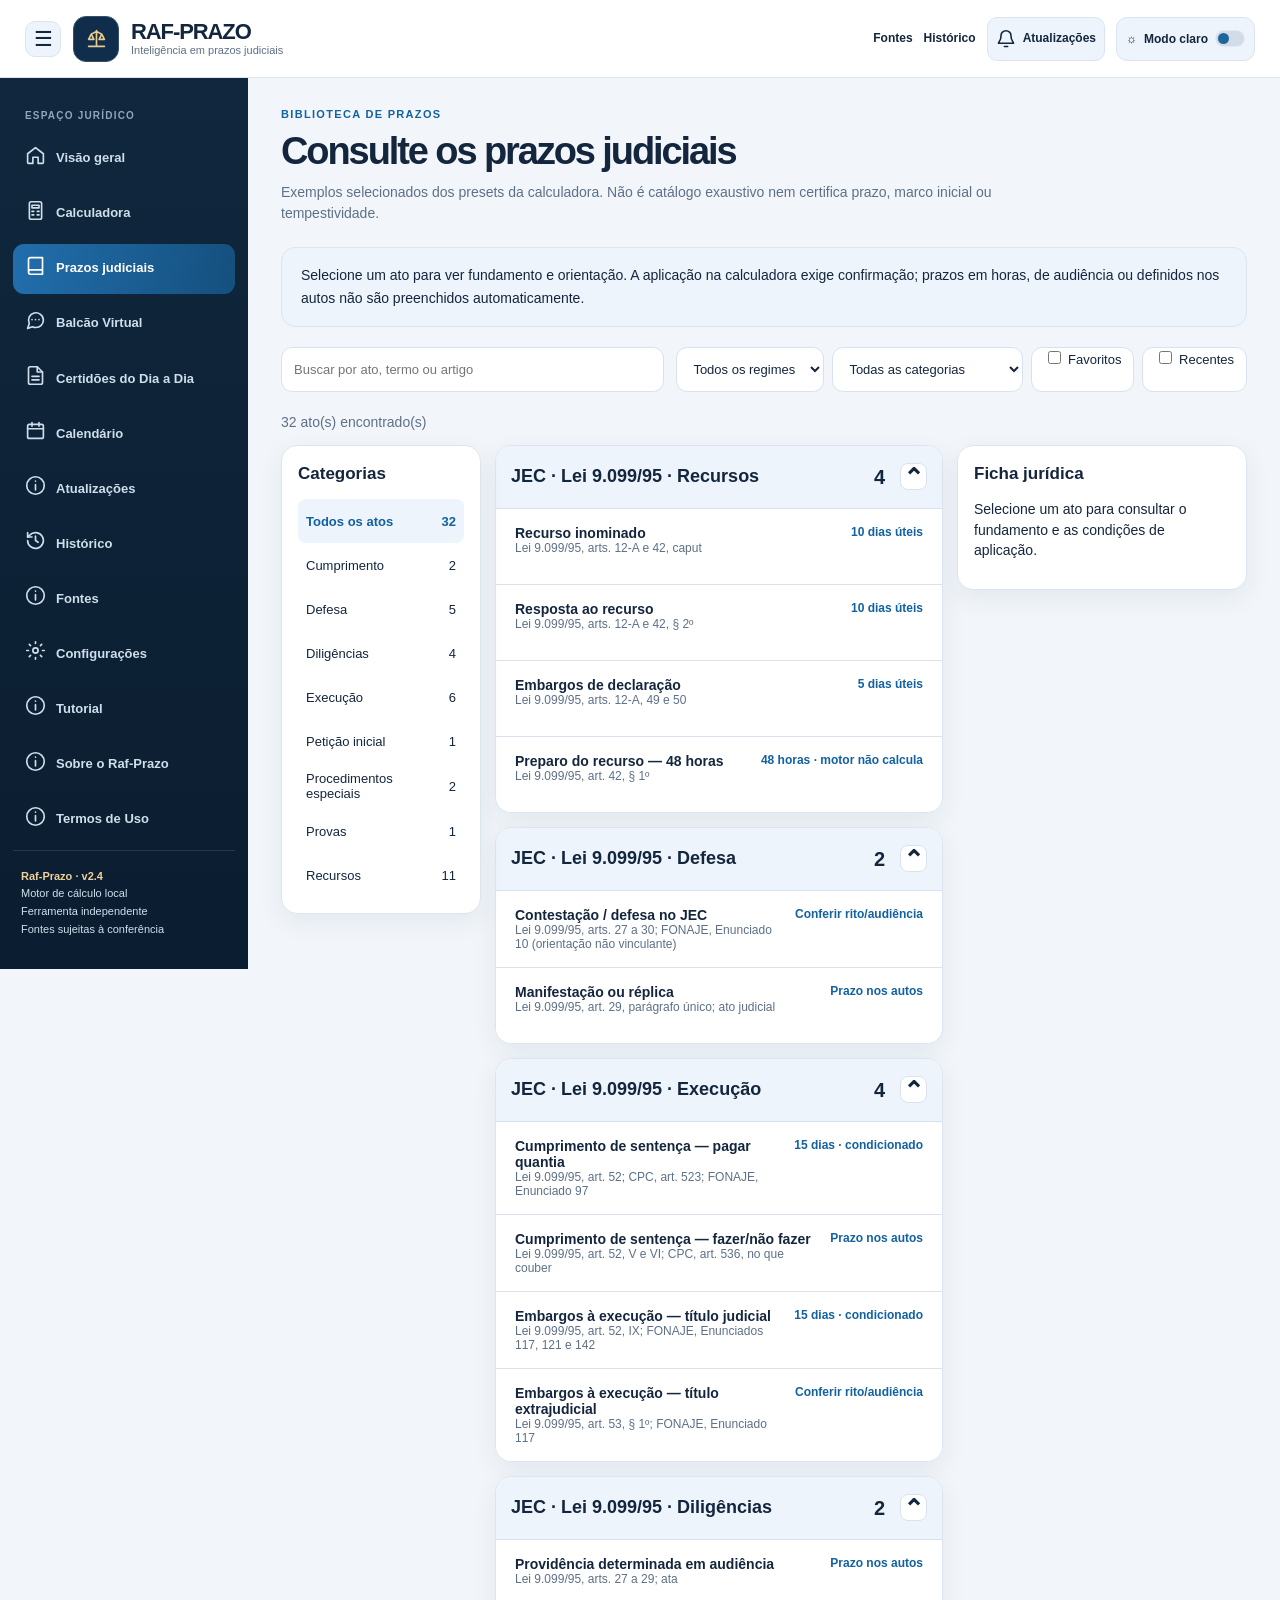
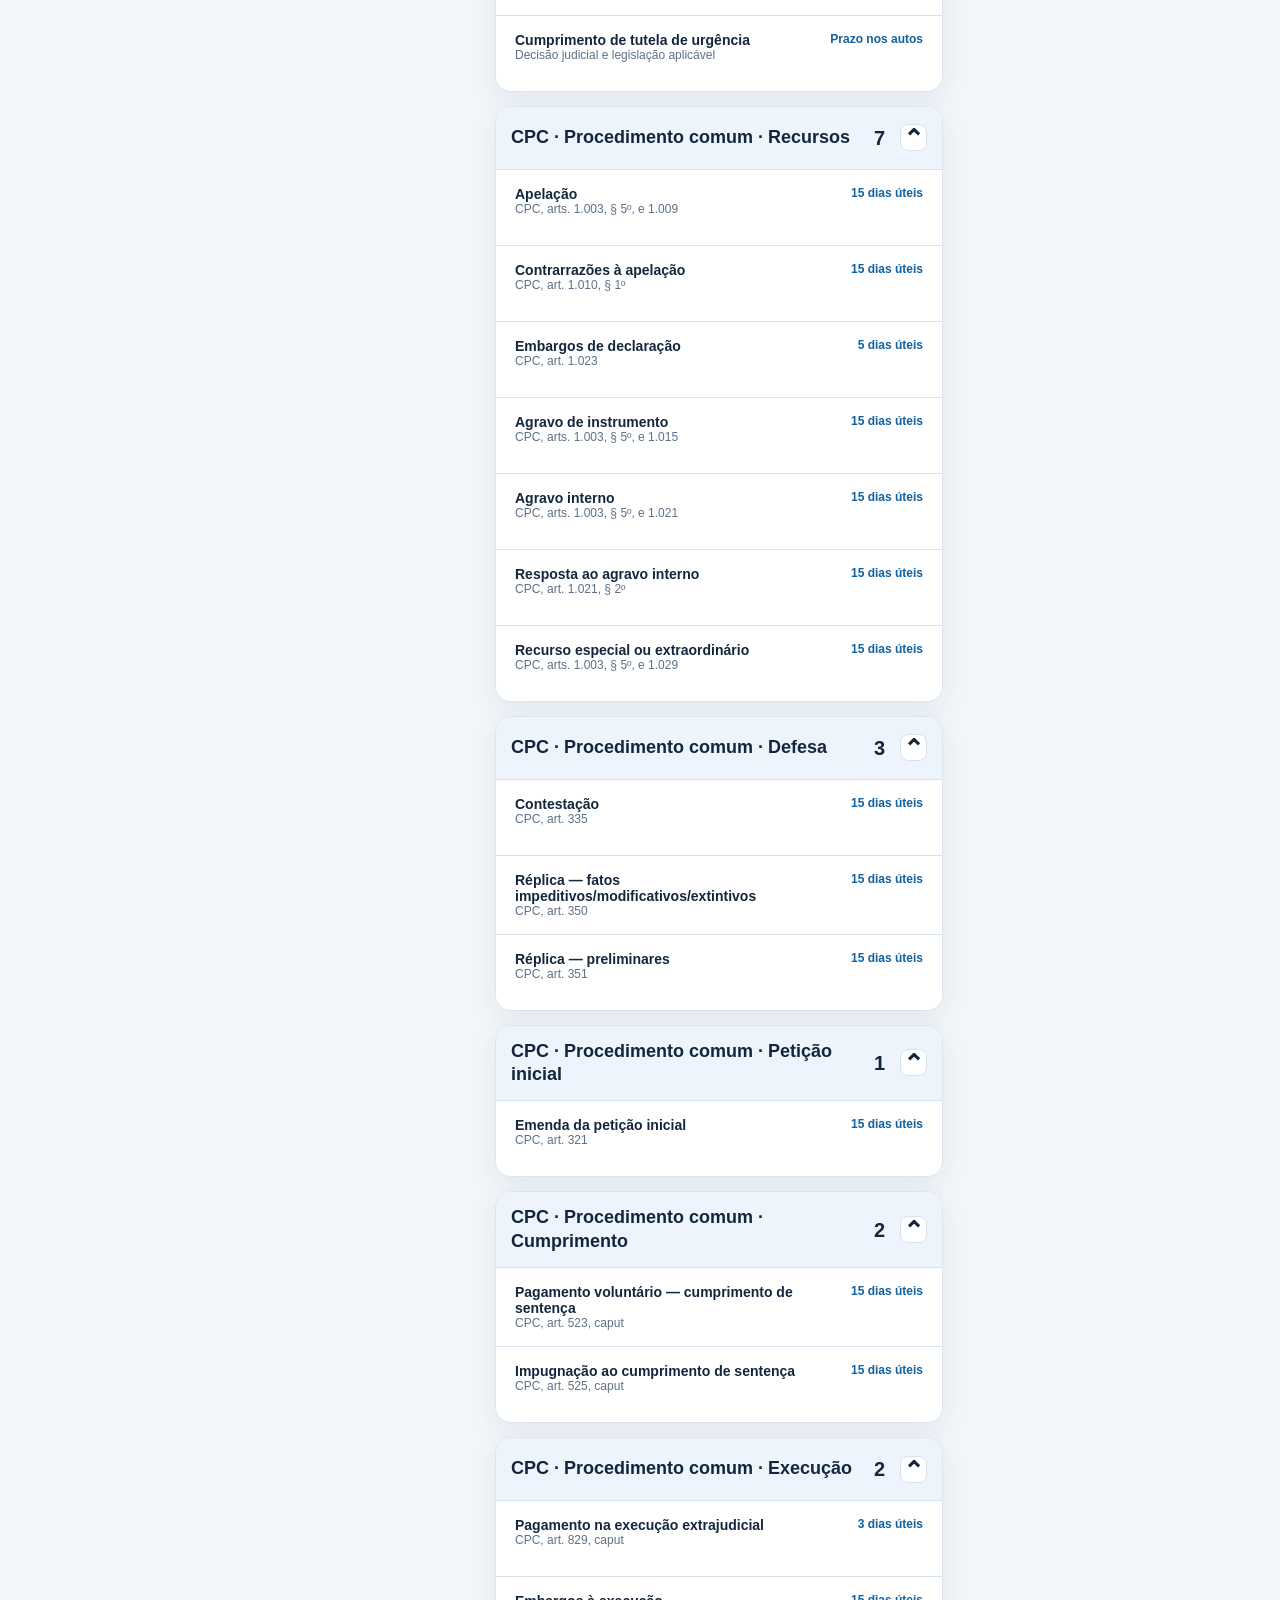
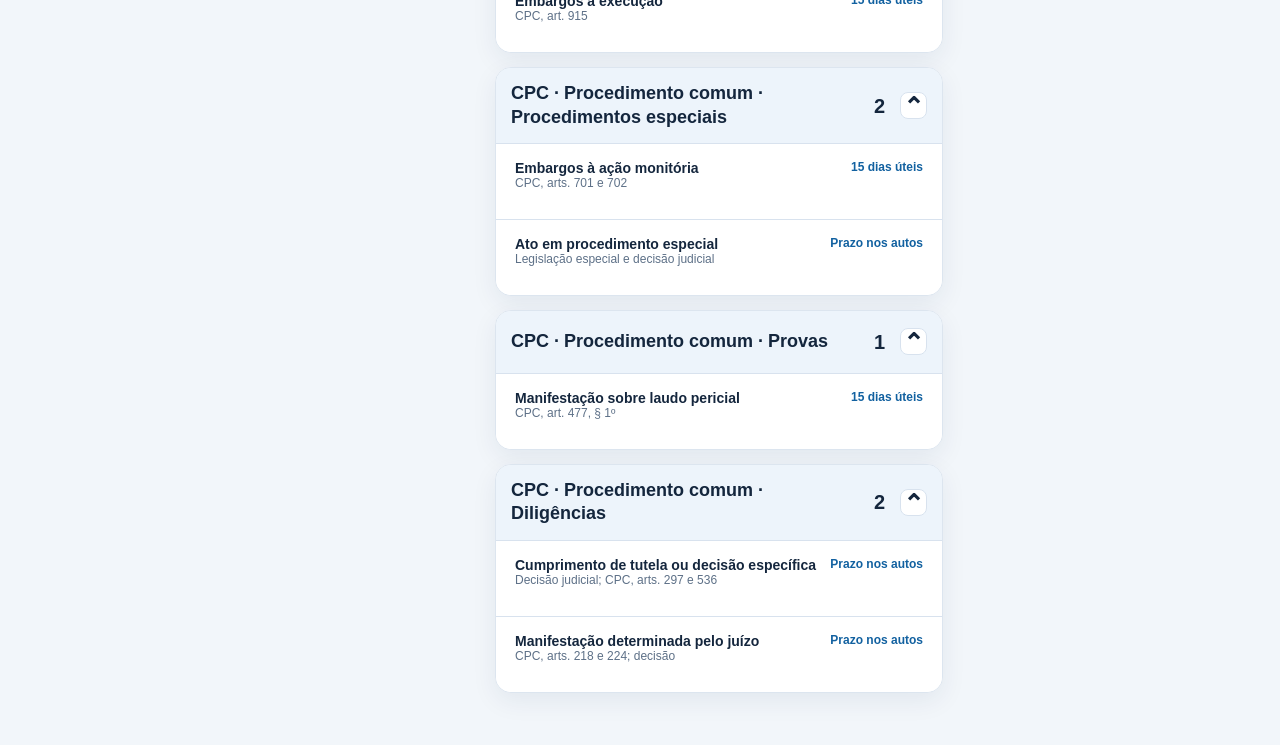
<file: prazos/index.html>
<!doctype html><html lang="pt-BR"><head><meta charset="utf-8"><meta name="viewport" content="width=device-width,initial-scale=1"><meta name="theme-color" content="#1261A0"><title>Biblioteca de prazos | Raf-Prazo</title><script>try{document.documentElement.dataset.theme=localStorage.getItem('raf-prazo:theme')==='dark'?'dark':'light'}catch(_){}</script><link rel="stylesheet" href="../assets/prazos-library.css?v=2.4.2"><link rel="stylesheet" href="../assets/prazos-library-shell.css?v=2.4.1"><link rel="stylesheet" href="../assets/ux-premium-library.css?v=3.0"><link rel="manifest" href="../manifest.webmanifest">
<link rel="apple-touch-icon" href="../assets/pwa-icon-192.png">
<link rel="stylesheet" href="../assets/raf-pwa.css?v=2.5">
<script src="../assets/raf-pwa.js?v=2.5" defer></script>
</head><body>
<dialog id="rafPwaGate" open role="alertdialog" aria-modal="true" aria-labelledby="rafPwaStatusTitle" aria-describedby="rafPwaStatusText">
  <div class="raf-pwa-gate-card">
    <span class="raf-pwa-gate-icon" aria-hidden="true">⚖</span>
    <h2 id="rafPwaStatusTitle">Conectando ao Raf-Prazo</h2>
    <p id="rafPwaStatusText">Verificando o acesso ao site oficial. Aguarde um instante.</p>
    <button id="rafPwaRetry" type="button">Tentar novamente</button>
  </div>
</dialog>
<div class="raf-app-shell" id="rafAppShell">
<header class="raf-header">
  <div class="raf-brand">
    <button type="button" class="raf-menu-toggle" id="menuToggle" aria-label="Abrir menu de navegação" aria-expanded="false" aria-controls="mainSidebar" title="Abrir menu">☰</button>
    <span class="raf-logo" aria-hidden="true">⚖</span>
    <a class="raf-brand-link" href="../index.html"><strong>Raf-Prazo</strong><small>Inteligência em prazos judiciais</small></a>
  </div>
  <div class="raf-header-actions">
    <a class="raf-top-link" href="../index.html#fontes">Fontes</a>
    <a class="raf-top-link" href="../index.html#historico">Histórico</a>
    <a class="raf-news-trigger" href="../index.html#atualizacoes" aria-label="Abrir atualizações do calendário judicial" title="Atualizações do calendário judicial">
      <svg aria-hidden="true" viewBox="0 0 24 24"><path d="M18 8a6 6 0 0 0-12 0c0 7-3 7-3 9h18c0-2-3-2-3-9"/><path d="M10 21h4"/></svg>
      <span class="raf-news-label">Atualizações</span>
    </a>
    <button class="raf-theme" id="themeToggle" type="button" aria-label="Alternar modo claro e escuro" aria-pressed="false">
      <span id="themeEmoji" aria-hidden="true">☼</span><span class="raf-theme-text" id="themeLabel">Modo claro</span>
      <span class="raf-switch" aria-hidden="true"><span class="raf-knob"></span></span>
    </button>
  </div>
</header>
<aside class="raf-sidebar" id="mainSidebar" aria-label="Menu principal">
  <span class="raf-nav-label">ESPAÇO JURÍDICO</span>
  <a class="raf-nav-link" href="../index.html" title="Calculadora"><span class="raf-nav-icon" aria-hidden="true">▦</span><span class="raf-nav-text">Calculadora</span></a>
  <a class="raf-nav-link active" href="./" aria-current="page" title="Prazos judiciais"><span class="raf-nav-icon" aria-hidden="true">▤</span><span class="raf-nav-text">Prazos judiciais</span></a>
  <a class="raf-nav-link" href="../index.html#calendario" title="Calendário"><span class="raf-nav-icon" aria-hidden="true">▦</span><span class="raf-nav-text">Calendário</span></a>
  <a class="raf-nav-link" href="../index.html#atualizacoes" title="Atualizações"><span class="raf-nav-icon" aria-hidden="true">♧</span><span class="raf-nav-text">Atualizações</span></a>
  <a class="raf-nav-link" href="../index.html#historico" title="Histórico"><span class="raf-nav-icon" aria-hidden="true">◷</span><span class="raf-nav-text">Histórico</span></a>
  <a class="raf-nav-link" href="../index.html#fontes" title="Fontes"><span class="raf-nav-icon" aria-hidden="true">◎</span><span class="raf-nav-text">Fontes</span></a>
  <a class="raf-nav-link" href="../index.html#configuracoes" title="Configurações"><span class="raf-nav-icon" aria-hidden="true">⚙</span><span class="raf-nav-text">Configurações</span></a>
  <a class="raf-nav-link" href="../index.html#tutorial" title="Tutorial"><span class="raf-nav-icon" aria-hidden="true">?</span><span class="raf-nav-text">Tutorial</span></a>
  <a class="raf-nav-link" href="../index.html#sobre" title="Sobre o Raf-Prazo"><span class="raf-nav-icon" aria-hidden="true">ⓘ</span><span class="raf-nav-text">Sobre o Raf-Prazo</span></a>
  <a class="raf-nav-link" href="../index.html#termos" title="Termos de Uso"><span class="raf-nav-icon" aria-hidden="true">§</span><span class="raf-nav-text">Termos de Uso</span></a>
  <div class="raf-sidebar-bottom"><strong>Raf-Prazo · v2.4</strong>Motor de cálculo local<br>Ferramenta independente<br>Fontes sujeitas à conferência</div>
</aside>
<button class="raf-nav-backdrop" type="button" id="menuBackdrop" aria-label="Fechar menu"></button>
<main class="wrap" id="libraryMain"><div class="eyebrow">BIBLIOTECA DE PRAZOS</div><h1>Consulte os prazos judiciais</h1><p class="intro">Exemplos selecionados dos presets da calculadora. Não é catálogo exaustivo nem certifica prazo, marco inicial ou tempestividade.</p><p class="notice">Selecione um ato para ver fundamento e orientação. A aplicação na calculadora exige confirmação; prazos em horas, de audiência ou definidos nos autos não são preenchidos automaticamente.</p><div class="tools"><input id="search" class="search" type="search" placeholder="Buscar por ato, termo ou artigo" aria-label="Buscar ato"><div class="filters"><select id="regime" class="filter" aria-label="Filtrar regime"><option value="all">Todos os regimes</option><option value="jec">JEC</option><option value="cpc">CPC</option></select><select id="category" class="filter" aria-label="Filtrar categoria"><option value="all">Todas as categorias</option></select><label class="filter"><input id="favorites" type="checkbox"> Favoritos</label><label class="filter"><input id="recent" type="checkbox"> Recentes</label></div></div><p class="count" id="count" aria-live="polite"></p><div class="library-layout"><aside class="side-cats" aria-label="Categorias de atos processuais"><h2>Categorias</h2><div id="categoryNav"></div></aside><div class="groups" id="groups"></div><aside class="side-preview" id="preview" aria-live="polite"><h2>Ficha jurídica</h2><p>Selecione um ato para consultar o fundamento e as condições de aplicação.</p></aside></div></main></div><dialog class="dialog" id="dialog" aria-labelledby="detailTitle"><div class="dialog-body"><button class="close" id="close" aria-label="Fechar">×</button><h2 id="detailTitle"></h2><p class="meta" id="detailMeta"></p><p class="detail" id="detailText"></p><p><strong>Fundamento:</strong> <span id="detailBasis"></span></p><a id="detailLink" target="_blank" rel="noopener noreferrer">Consultar fonte oficial ↗</a><label class="check" id="confirmWrap"><input id="confirm" type="checkbox"><span>Confirmei o enquadramento do ato e o marco processual nos autos. A calculadora não infere ciência ou vencimento jurídico.</span></label><p class="notice" id="manualNote" hidden></p><div class="actions"><button class="button" id="favorite" type="button">Favoritar</button><button class="button primary" id="apply" type="button" disabled>Usar na calculadora</button></div></div></dialog><script src="../assets/raf-prazo-22.js?v=2.2.5"></script><script src="../assets/prazos-library.js?v=2.4.2"></script><script src="../assets/prazos-library-shell.js?v=2.4.1"></script><script src="../assets/ux-premium-library.js?v=3.0"></script></body></html>
</file>
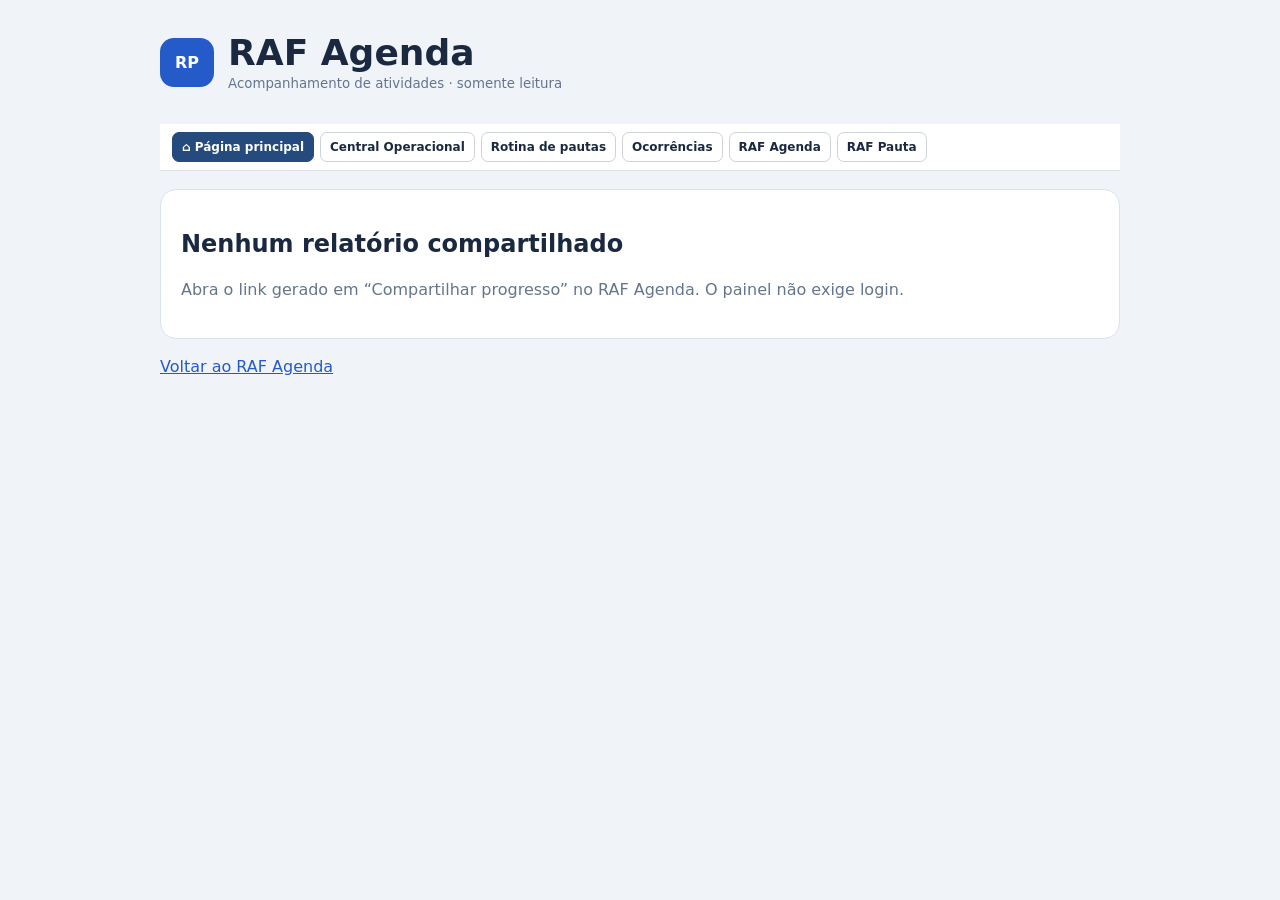
<file: acompanhamento.html>
<!doctype html><html lang="pt-BR"><head><meta charset="utf-8"><meta name="viewport" content="width=device-width,initial-scale=1"><meta name="robots" content="noindex,nofollow"><meta name="referrer" content="no-referrer"><title>RAF Agenda | Acompanhamento</title><style>
:root{color-scheme:light dark;--bg:#f0f4f9;--panel:#fff;--ink:#1b2940;--muted:#65758d;--line:#dae2ef;--blue:#245bc8}@media(prefers-color-scheme:dark){:root{--bg:#0d1524;--panel:#172339;--ink:#edf3ff;--muted:#a9b7cb;--line:#31425c;--blue:#77a7ff}}*{box-sizing:border-box}body{margin:0;background:var(--bg);color:var(--ink);font:16px system-ui,sans-serif}main{max-width:1000px;margin:auto;padding:32px 20px}header{display:flex;align-items:center;gap:14px;margin-bottom:32px}.logo{border-radius:14px;background:#245bc8;color:white;padding:15px;font-weight:800}h1{font-size:clamp(24px,5vw,36px);margin:0}p{color:var(--muted);line-height:1.5}.grid{display:grid;grid-template-columns:repeat(auto-fit,minmax(160px,1fr));gap:14px}article,section{background:var(--panel);border:1px solid var(--line);border-radius:16px;padding:20px}article span{color:var(--muted);font-size:14px}article strong{display:block;font-size:32px;margin-top:8px}section{margin-top:18px}progress{width:100%;height:18px;accent-color:var(--blue)}small{color:var(--muted)}a{color:var(--blue)}.note{font-size:14px}button{font:inherit;padding:9px 14px;border-radius:8px;border:1px solid var(--line);background:var(--panel);color:var(--ink)}
.raf-return-nav{display:flex;gap:6px;align-items:center;flex-wrap:wrap;padding:8px 12px;border-bottom:1px solid #8491a344;background:var(--panel,#fff);color:var(--ink,#172942);font:600 12px system-ui,sans-serif}.raf-return-nav a,.raf-return-nav button{display:inline-flex;align-items:center;gap:4px;white-space:nowrap;text-decoration:none;color:inherit;background:transparent;border:1px solid #8491a366;border-radius:7px;padding:7px 9px;font:inherit;line-height:1.2;cursor:pointer}.raf-return-nav .raf-return-home{background:#254b7e;color:white;border-color:#254b7e}.raf-return-nav a[aria-current="page"]{font-weight:800;border-color:#477cd0;background:#477cd018}.raf-return-nav a:focus-visible,.raf-return-nav button:focus-visible{outline:2px solid #477cd0;outline-offset:2px}@media(max-width:650px){.raf-return-nav{gap:5px;padding:7px 9px}.raf-return-nav a,.raf-return-nav button{font-size:11px;padding:6px 8px}}@media print{.raf-return-nav{display:none!important}}</style></head><body><main><header><div class="logo">RP</div><div><h1>RAF Agenda</h1><small>Acompanhamento de atividades · somente leitura</small></div></header><nav class="raf-return-nav" aria-label="Navegação entre módulos"><a class="raf-return-home" href="./index.html">⌂ Página principal</a><a href="./central/index.html">Central Operacional</a><a href="./central/index.html#rotina">Rotina de pautas</a><a href="./central/index.html#ocorrencias">Ocorrências</a><a href="./agenda.html">RAF Agenda</a><a href="./pauta.html">RAF Pauta</a></nav><section id="empty"><h2>Nenhum relatório compartilhado</h2><p>Abra o link gerado em “Compartilhar progresso” no RAF Agenda. O painel não exige login.</p></section><div id="report" hidden><p id="date"></p><div id="metrics" class="grid"></div><section><h2>Progresso das pautas</h2><strong id="percent"></strong><progress id="bar" max="100" value="0"></progress><p id="detail"></p></section><section><h2>Checklist do expediente</h2><p id="tasks"></p><progress id="taskbar" max="100" value="0"></progress></section><p class="note">Relatório instantâneo gerado pelo usuário. Não é atualizado automaticamente, não constitui relatório oficial e não contém registros processuais. O conteúdo deste link pode ser alterado por quem o possui; não é uma prova autenticada.</p></div><p><a href="./agenda.html">Voltar ao RAF Agenda</a></p></main><script>
(()=>{try{if(!location.hash)return;let raw=location.hash.slice(1);if(raw.length>4000)throw Error();const p=JSON.parse(decodeURIComponent(raw));const keys=['planned','checked','removed','pending','audits','finished','tasks','done'];if(p.v!==1||!/^\d{4}-\d{2}$/.test(p.month)||!/^\d{4}-\d{2}-\d{2}$/.test(p.day)||!Number.isFinite(Date.parse(p.at))||keys.some(k=>!Number.isSafeInteger(p[k])||p[k]<0||p[k]>10000000)||p.checked>p.planned||p.removed>p.checked||p.pending>p.checked||p.done>p.tasks)throw Error();const el=id=>document.getElementById(id);el('empty').hidden=true;el('report').hidden=false;el('date').textContent='Mês: '+p.month.split('-').reverse().join('/')+' · Expediente: '+p.day.split('-').reverse().join('/')+' · Gerado em '+new Date(p.at).toLocaleString('pt-BR');const labels=[['Audiências previstas','planned'],['Conferidas','checked'],['Retiradas','removed'],['Pendentes','pending'],['Auditorias','audits'],['Expedientes finalizados','finished']];for(const [label,key] of labels){const card=document.createElement('article'),t=document.createElement('span'),v=document.createElement('strong');t.textContent=label;v.textContent=p[key].toLocaleString('pt-BR');card.append(t,v);el('metrics').append(card)}const percent=(a,b)=>b?Math.round(a/b*100):0;el('percent').textContent=percent(p.checked,p.planned)+'%';el('bar').value=percent(p.checked,p.planned);el('detail').textContent=p.checked+' de '+p.planned+' audiências conferidas';el('tasks').textContent=p.done+' de '+p.tasks+' tarefas concluídas';el('taskbar').value=percent(p.done,p.tasks);}catch(e){document.getElementById('empty').textContent='Link inválido ou incompleto. Solicite um novo link ao responsável.'}})();
</script></body></html>
</file>
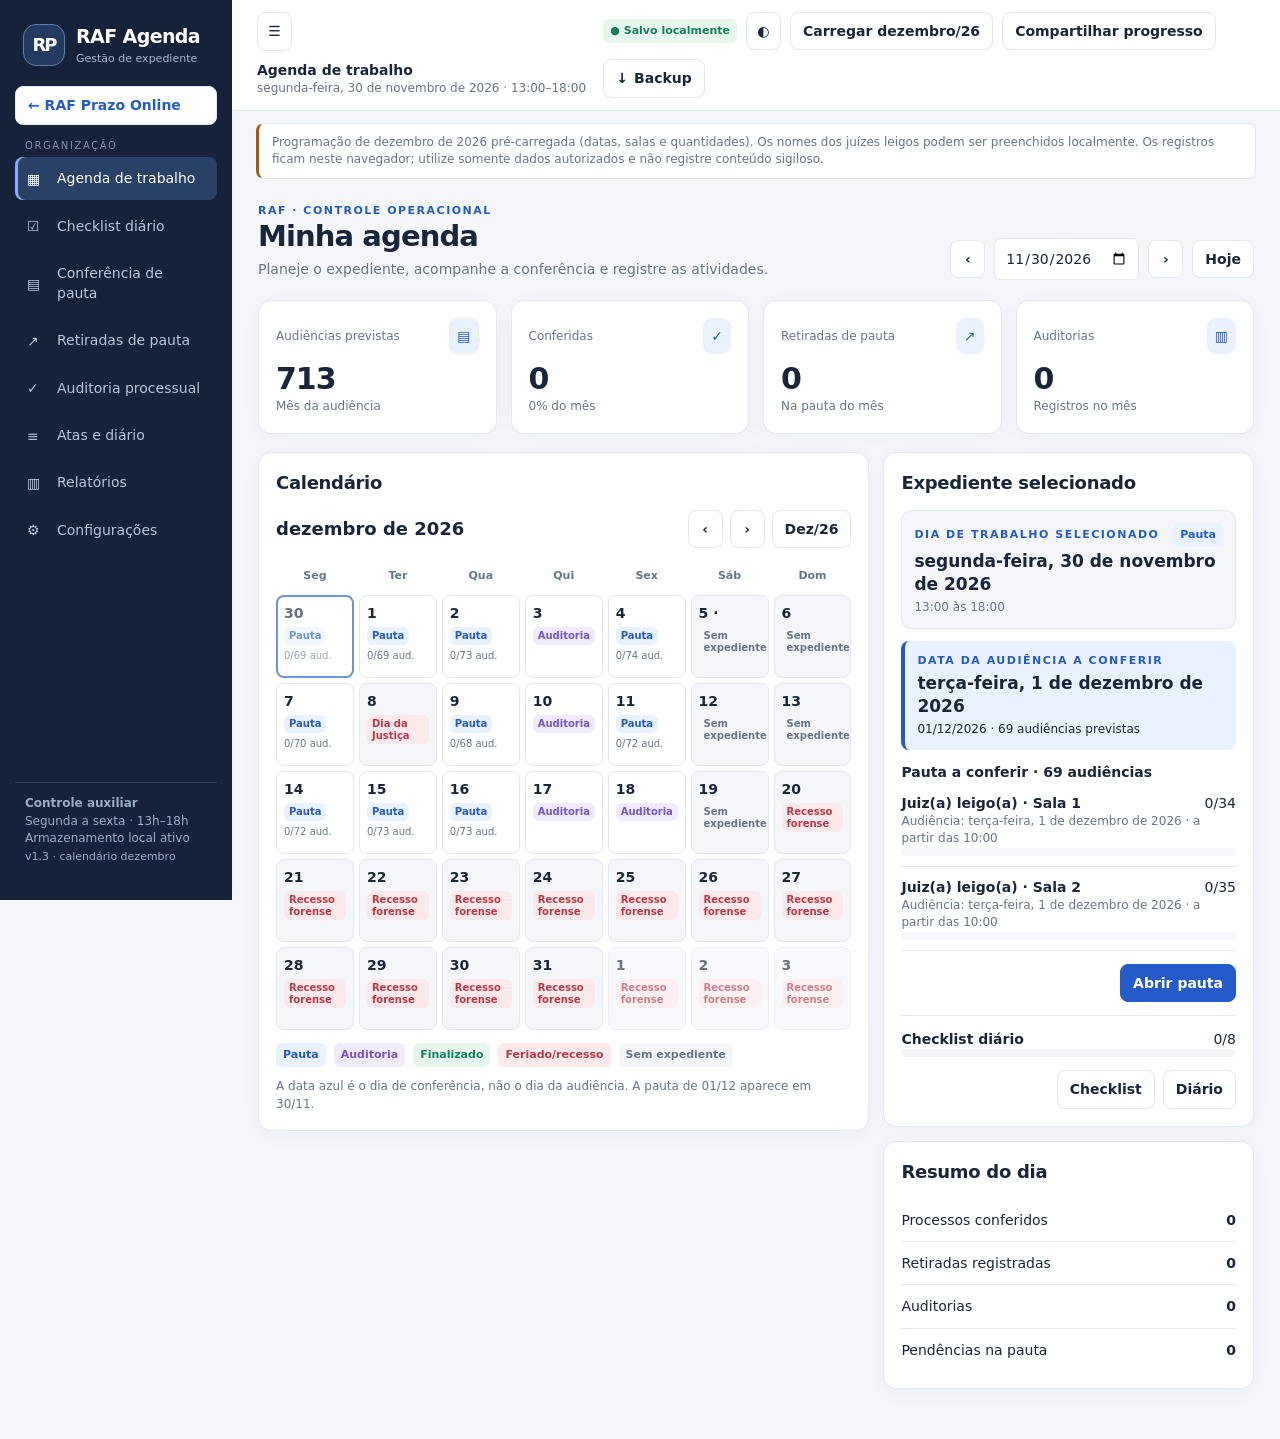
<file: agenda-dezembro.html>
<!DOCTYPE html>
<html lang="pt-BR"><head><meta charset="utf-8"><meta name="viewport" content="width=device-width, initial-scale=1"><meta name="color-scheme" content="light dark"><title>RAF Agenda | Gestão operacional</title>
<style>
:root{--bg:#f4f6fa;--panel:#fff;--ink:#19263a;--muted:#66758a;--line:#e2e8f0;--accent:#245bc8;--soft:#eaf1ff;--green:#15805d;--greenbg:#e7f7ee;--orange:#a45a0e;--orangebg:#fff1d9;--red:#b53b49;--redbg:#fce9ec;--purple:#7954c4;--purplebg:#f1ebff;--shadow:0 4px 22px #20345008;--side:#152239;--sideink:#b9c5da}html[data-theme=dark]{--bg:#101827;--panel:#192437;--ink:#e8eef9;--muted:#9aaac1;--line:#304057;--accent:#82aaff;--soft:#233b62;--green:#78d6aa;--greenbg:#193e35;--orange:#f8c276;--orangebg:#49361d;--red:#f49ba8;--redbg:#492b38;--purple:#c2a9ff;--purplebg:#382c55;--shadow:none}*{box-sizing:border-box}body{margin:0;background:var(--bg);color:var(--ink);font:14px/1.45 system-ui,-apple-system,"Segoe UI",sans-serif}button,input,select,textarea{font:inherit;color:inherit}button{cursor:pointer}button:disabled{cursor:not-allowed;opacity:.45}button:focus-visible,input:focus-visible,select:focus-visible,textarea:focus-visible{outline:2px solid var(--accent);outline-offset:2px}a{color:var(--accent)}.shell{display:grid;grid-template-columns:232px minmax(0,1fr);min-height:100vh}.sidebar{background:var(--side);color:#fff;position:sticky;top:0;height:100vh;padding:23px 15px;display:flex;flex-direction:column;gap:20px;overflow:auto}.brand{display:flex;align-items:center;gap:11px;padding:0 8px}.logo{width:42px;height:42px;border:1px solid #627baf;border-radius:13px;display:grid;place-items:center;font-weight:800;font-size:18px;letter-spacing:-2px;background:#243b61}.brand b{font-size:19px;letter-spacing:-.6px}.brand small{display:block;color:#a7b6cc;font-size:11px}.navlabel{font-size:10px;letter-spacing:1.6px;color:#8193b0;padding:0 10px;margin:5px 0 4px}.nav{display:grid;gap:5px}.nav button{display:flex;align-items:center;gap:11px;text-align:left;padding:11px 12px;border:0;border-radius:8px;background:transparent;color:var(--sideink)}.nav button:hover,.nav button.active{background:#294165;color:white}.nav button.active{box-shadow:inset 3px 0 #88acff}.ico{width:19px;height:19px;display:inline-block;flex-shrink:0;vertical-align:middle}.sidefoot{margin-top:auto;padding:12px 10px;border-top:1px solid #35445d;color:#9cadc7;font-size:12px}.workspace{min-width:0}.topbar{position:sticky;top:0;z-index:5;display:flex;align-items:center;justify-content:space-between;gap:10px;background:var(--panel);border-bottom:1px solid var(--line);padding:12px 25px;min-height:66px}.topbar .row{flex-wrap:wrap}.main{max-width:1600px;margin:auto;padding:24px 26px 50px}.row{display:flex;align-items:center;gap:9px}.wrap{flex-wrap:wrap}.between{justify-content:space-between}.grow{flex:1;min-width:0}.muted{color:var(--muted)}.tiny{font-size:11px}.small{font-size:12px}.eyebrow{font-size:11px;letter-spacing:1.5px;text-transform:uppercase;font-weight:700;color:var(--accent)}h1,h2,h3,p{margin:0}h1{font-size:29px;letter-spacing:-.9px;line-height:1.2}h2{font-size:18px;letter-spacing:-.3px}h3{font-size:14px}p{line-height:1.5}.head{margin-bottom:20px;display:flex;align-items:flex-end;justify-content:space-between;gap:12px;flex-wrap:wrap}.head p{margin-top:5px}.btn{border:1px solid var(--line);border-radius:8px;background:var(--panel);padding:8px 12px;font-weight:600;display:inline-flex;align-items:center;justify-content:center;gap:6px;white-space:nowrap}.btn:hover{border-color:var(--accent)}.primary{background:#245bc8;border-color:#245bc8;color:#fff}.danger{color:var(--red)}.ghost{background:transparent;border-color:transparent}.iconbtn{padding:8px;min-width:35px}.grid{display:grid;gap:14px}.kpis{grid-template-columns:repeat(4,minmax(0,1fr));margin-bottom:18px}.panel{background:var(--panel);border:1px solid var(--line);border-radius:13px;padding:17px;box-shadow:var(--shadow);min-width:0}.metric{font-size:30px;line-height:1.1;font-weight:750;letter-spacing:-1px;margin:8px 0 3px;font-variant-numeric:tabular-nums}.kicon{border-radius:9px;padding:8px;background:var(--soft);color:var(--accent)}.layout{grid-template-columns:minmax(0,1.65fr) minmax(300px,1fr);align-items:start}.stack{display:grid;gap:14px}.sectionhead{display:flex;justify-content:space-between;align-items:center;gap:10px;margin-bottom:14px;flex-wrap:wrap}.chip{display:inline-flex;align-items:center;gap:5px;border-radius:6px;padding:4px 7px;font-size:11px;font-weight:650;background:var(--bg);color:var(--muted);white-space:nowrap}.blue{background:var(--soft);color:var(--accent)}.green{background:var(--greenbg);color:var(--green)}.purple{background:var(--purplebg);color:var(--purple)}.orange{background:var(--orangebg);color:var(--orange)}.red{background:var(--redbg);color:var(--red)}.cal{display:grid;grid-template-columns:repeat(7,minmax(0,1fr));gap:5px}.weekday{text-align:center;font-size:11px;font-weight:700;color:var(--muted);padding:6px 0}.day{display:flex;flex-direction:column;gap:4px;align-items:flex-start;min-height:83px;text-align:left;background:var(--panel);border:1px solid var(--line);border-radius:8px;padding:7px;overflow:hidden}.day:hover{border-color:var(--accent)}.day.selected{outline:2px solid var(--accent);outline-offset:-2px}.day.other{opacity:.65}.day.off{background:var(--bg)}.day .num{font-weight:750;font-size:14px}.day .chip{font-size:10px;padding:3px 5px;white-space:normal;line-height:1.15}.day .detail{font-size:10px;color:var(--muted)}.legend{display:flex;flex-wrap:wrap;gap:8px;margin-top:13px}.bar{height:8px;background:var(--bg);border-radius:20px;overflow:hidden}.bar>i{display:block;height:100%;background:#3371d8;border-radius:20px}.group{padding:10px 0;border-bottom:1px solid var(--line)}.group:last-child{border:0}.line{height:1px;background:var(--line);margin:13px 0}.task{display:flex;align-items:center;gap:10px;border-bottom:1px solid var(--line);padding:11px 0}.task:last-child{border:0}.task input[type=checkbox]{width:19px;height:19px;accent-color:#245bc8;flex-shrink:0}.done{text-decoration:line-through;color:var(--muted)}.notice{border:1px solid var(--line);border-left:3px solid var(--accent);background:var(--panel);padding:10px 13px;border-radius:8px;color:var(--muted);font-size:12px;margin-bottom:15px}.notice.warning{border-left-color:var(--orange)}.field{display:grid;gap:5px;min-width:0}.field label{font-size:12px;color:var(--muted);font-weight:650}input:not([type=checkbox]),select,textarea{border:1px solid var(--line);background:var(--panel);border-radius:7px;padding:9px 10px;min-width:0;width:100%}textarea{resize:vertical;min-height:72px}input[type=date]{min-width:135px}input[type=time]{min-width:105px}.formgrid{grid-template-columns:repeat(2,minmax(0,1fr))}.span2{grid-column:1/-1}.formactions{display:flex;flex-wrap:wrap;justify-content:flex-end;gap:8px;margin-top:13px}.scroll{overflow:auto;max-height:65vh;border:1px solid var(--line);border-radius:8px}table{width:100%;border-collapse:collapse;text-align:left;font-size:12px}th,td{padding:9px 10px;border-bottom:1px solid var(--line);vertical-align:middle}th{background:var(--bg);position:sticky;top:0;z-index:1;color:var(--muted);font-size:11px;white-space:nowrap}tr:last-child td{border-bottom:0}td input,td select{padding:6px 7px!important;font-size:12px}.process{min-width:205px}.obs{min-width:170px}.empty{padding:25px 12px;text-align:center;color:var(--muted)}.status-regular{background:var(--greenbg)!important;color:var(--green)}.status-pendente{background:var(--orangebg)!important;color:var(--orange)}.status-retirado{background:var(--redbg)!important;color:var(--red)}.status-encaminhado{background:var(--soft)!important;color:var(--accent)}.report{white-space:pre-wrap;font:13px/1.65 system-ui,sans-serif;padding:16px;background:var(--bg);border:1px solid var(--line);border-radius:8px;overflow-wrap:anywhere}.toast{position:fixed;right:18px;bottom:18px;z-index:20;background:var(--side);color:white;padding:12px 17px;border-radius:9px;box-shadow:0 8px 35px #0003;max-width:90vw;display:none}.toast.show{display:block}.dangertext{color:var(--red)}.compact .sidebar{display:none}.compact .shell{grid-template-columns:1fr}.mobileOnly{display:none}.print-only{display:none}.tablefilters{display:flex;gap:8px;align-items:center;flex-wrap:wrap;margin-bottom:12px}.tablefilters>input,.tablefilters>select{width:auto;max-width:100%}.listrow{display:flex;align-items:center;gap:9px;padding:11px 0;border-bottom:1px solid var(--line)}.listrow:last-child{border:0}.calendarHead{font-weight:700;font-size:18px}.monthnav{display:flex;align-items:center;gap:7px}.mono{font-variant-numeric:tabular-nums}.checkline{font-size:12px;display:flex;align-items:center;gap:8px}.checkline input{accent-color:#245bc8}.badgecount{font-weight:700;font-size:11px;border-radius:10px;padding:2px 6px;background:#354d72;color:#fff;margin-left:auto}dialog{border:1px solid var(--line);border-radius:12px;background:var(--panel);color:var(--ink);padding:20px;max-width:min(620px,95vw);width:560px;box-shadow:0 20px 80px #0005}dialog::backdrop{background:#0007}dialog .sectionhead{margin-bottom:16px}.callout{font-size:12px;color:var(--muted);margin:8px 0}.clicktext{border:0;padding:0;color:var(--accent);background:none;text-align:left}.noWrap{white-space:nowrap}@media(max-width:1080px){.layout{grid-template-columns:1fr}.shell{grid-template-columns:195px minmax(0,1fr)}.main{padding:18px}.sidebar{padding:18px 10px}.kpis{grid-template-columns:repeat(2,1fr)}}@media(max-width:700px){.shell{grid-template-columns:1fr}.sidebar{position:fixed;z-index:12;width:230px;left:0;top:0;display:none}.navopen .sidebar{display:flex}.mobileOnly{display:inline-flex}.topbar{padding:10px}.main{padding:13px}.day{min-height:65px;padding:4px;gap:3px}.day .detail{display:none}.day .chip{font-size:9px;padding:2px}.cal{gap:3px}.panel{padding:12px}.formgrid{grid-template-columns:1fr}.span2{grid-column:auto}.kpis{gap:8px}.metric{font-size:25px}.topbar .localstatus{display:none}h1{font-size:24px}}@media print{body{background:#fff;color:#000}.shell,.toast,dialog{display:none!important}.print-only{display:block!important;padding:12mm;white-space:pre-wrap;font:11pt/1.55 Arial,sans-serif;overflow-wrap:anywhere}@page{margin:8mm}}

.expediente-date{padding:12px;border:1px solid var(--line);border-radius:10px;background:var(--bg);margin:0 0 12px}.expediente-date strong,.audiencia-date strong{display:block;font-size:17px;line-height:1.35;margin:3px 0}.audiencia-date{background:var(--soft);border-left:4px solid var(--accent);border-radius:8px;padding:12px;margin:12px 0;color:var(--ink)}.audiencia-date .eyebrow{color:var(--accent)}.audiencia-hoje{border:1px solid var(--line);border-radius:8px;padding:10px;margin-top:12px}.audiencia-hoje h3{margin-bottom:5px}
</style></head><body><div class="shell"><aside class="sidebar"><div class="brand"><div class="logo">RP</div><div><b>RAF Agenda</b><small>Gestão de expediente</small></div></div><div><a class="btn" style="display:block;text-decoration:none;margin-bottom:14px" href="./index.html">← RAF Prazo Online</a><div class="navlabel">ORGANIZAÇÃO</div><nav class="nav" id="nav"></nav></div><div class="sidefoot"><b>Controle auxiliar</b><br>Segunda a sexta · 13h–18h<br><span id="sideStatus">Dados locais</span><br><span class="tiny">v1.3 · calendário dezembro</span></div></aside><div class="workspace"><header class="topbar"><div class="row"><button class="btn iconbtn" data-action="toggle-menu" title="Alternar menu" aria-label="Alternar menu">☰</button><div><b id="topTitle">Minha agenda</b><div class="small muted" id="topDate"></div></div></div><div class="row"><span class="chip green localstatus" id="saveStatus">● Local</span><button class="btn iconbtn" data-action="theme" title="Alternar tema" aria-label="Alternar tema">◐</button><button type="button" class="btn" id="loadDecember">Carregar dezembro/26</button><button type="button" class="btn" id="shareProgress">Compartilhar progresso</button><button class="btn" data-action="backup">↓ <span>Backup</span></button></div></header><div class="notice warning" style="margin:12px 24px 0">Programação de dezembro de 2026 pré-carregada (datas, salas e quantidades). Os nomes dos juízes leigos podem ser preenchidos localmente. Os registros ficam neste navegador; utilize somente dados autorizados e não registre conteúdo sigiloso.</div><main id="main" class="main"></main></div></div><div id="printArea" class="print-only"></div><div class="toast" id="toast" role="status"></div><dialog id="modal"></dialog><input hidden type="file" id="restoreFile" accept=".json,application/json"><script>
'use strict';
const $=s=>document.querySelector(s), esc=v=>String(v??'').replace(/[&<>"']/g,c=>({'&':'&amp;','<':'&lt;','>':'&gt;','"':'&quot;',"'":'&#39;'}[c]));
const iso=d=>`${d.getFullYear()}-${String(d.getMonth()+1).padStart(2,'0')}-${String(d.getDate()).padStart(2,'0')}`, parse=d=>new Date(d+'T12:00:00'), today=()=>iso(new Date()), shift=(d,n)=>{let x=parse(d);x.setDate(x.getDate()+n);return iso(x)}, fmt=d=>d?d.split('-').reverse().join('/'):'—', short=d=>fmt(d).slice(0,5), full=d=>parse(d).toLocaleDateString('pt-BR',{weekday:'long',day:'numeric',month:'long',year:'numeric'}), monthName=d=>parse(d).toLocaleDateString('pt-BR',{month:'long',year:'numeric'}), monthOf=d=>d.slice(0,7), validDate=d=>typeof d==='string'&&/^\d{4}-\d{2}-\d{2}$/.test(d)&&!isNaN(parse(d))&&iso(parse(d))===d, uid=()=>globalThis.crypto?.randomUUID?.()||Date.now().toString(36)+Math.random().toString(36).slice(2), now=()=>new Date().toISOString();
const seedGroups=[[1,"Juiz(a) leigo(a)",1,34],[1,"Juiz(a) leigo(a)",2,35],[2,"Juiz(a) leigo(a)",1,35],[2,"Juiz(a) leigo(a)",2,34],[3,"Juiz(a) leigo(a)",1,36],[3,"Juiz(a) leigo(a)",2,37],[7,"Juiz(a) leigo(a)",1,37],[7,"Juiz(a) leigo(a)",2,37],[9,"Juiz(a) leigo(a)",1,35],[9,"Juiz(a) leigo(a)",2,35],[10,"Juiz(a) leigo(a)",1,34],[10,"Juiz(a) leigo(a)",2,34],[14,"Juiz(a) leigo(a)",1,36],[14,"Juiz(a) leigo(a)",2,36],[15,"Juiz(a) leigo(a)",1,37],[15,"Juiz(a) leigo(a)",2,35],[16,"Juiz(a) leigo(a)",1,36],[16,"Juiz(a) leigo(a)",2,37],[17,"Juiz(a) leigo(a)",1,37],[17,"Juiz(a) leigo(a)",2,36]];
const reasons=['AR negativo','Diligência negativa do OJA','Acordo juntado','Citação não realizada','Intimação irregular','Erro na expedição da citação','Ausência de tempo hábil','Determinação judicial','Cancelamento ou redesignação','Outro motivo'];
const taskP=['Abrir ou importar a pauta','Conferir Sala 1 (se houver)','Conferir Sala 2 (se houver)','Conferir Sala 3 (se houver)','Verificar citações, intimações e ARs','Verificar acordos e diligências','Verificar despachos e tutelas pendentes','Registrar retiradas e providências','Elaborar relatório de pauta'];
const taskA=['Selecionar processos para auditoria','Conferir fase processual e etiquetas','Verificar pendências e movimentações','Registrar irregularidades e providências','Acompanhar pendências anteriores','Elaborar relatório de auditoria'];
const statuses={'aguardando':'Não conferido','regular':'Regular / OK','pendente':'Atenção / pendente','retirado':'Retirado de pauta','encaminhado':'Encaminhado'};
const tabs=[['agenda','▦','Agenda de trabalho'],['checklist','☑','Checklist diário'],['pautas','▤','Conferência de pauta'],['retiradas','↗','Retiradas de pauta'],['auditoria','✓','Auditoria processual'],['diario','≡','Atas e diário'],['relatorios','▥','Relatórios'],['config','⚙','Configurações']];
function initial(){let holidays={'2026-12-08':'Dia da Justiça'};for(let d='2026-12-20';d<='2027-01-06';d=shift(d,1))holidays[d]='Recesso forense';return {version:1,dec26Seeded:true,groups:seedGroups.map(([d,judge,room,count],i)=>({id:'dec26-'+(i+1),aud:'2026-12-'+String(d).padStart(2,'0'),judge,room,count,time:'10:00',override:''})),holidays,days:{},slots:{},removals:[],audits:[],log:[],prefs:{theme:'light',date:'2026-11-30'},updated:null};}
function titleNames(s){return s;}
const KEY='raf-agenda-v1';let storageOK=true,loadWarning='',state;try{let raw=localStorage.getItem(KEY);state=raw?JSON.parse(raw):initial();if(!validate(state))throw Error('Estrutura inválida');titleNames(state);if(!state.groups.length&&!state.log.some(l=>l.type==='Pauta excluída'))state.groups=initial().groups;state.dec26Seeded=true;}catch(e){state=initial();storageOK=false;loadWarning='Não foi possível carregar o armazenamento. Use o backup JSON e verifique as permissões do navegador.';}
let page='agenda', selected=state.prefs.date||'2026-11-30', viewMonth=selected==='2026-11-30'?'2026-12':monthOf(selected), filter={group:'',status:'',query:'',records:'',scope:'day'}, editing=null;
function validate(s){if(!s||s.version!==1||!Array.isArray(s.groups)||!s.holidays||!s.days||!s.slots||!Array.isArray(s.removals)||!Array.isArray(s.audits)||!Array.isArray(s.log)||!s.prefs||!validDate(s.prefs.date)||!['light','dark'].includes(s.prefs.theme))return false;let obj=x=>x&&typeof x==='object'&&!Array.isArray(x), str=x=>typeof x==='string';if(![s.holidays,s.days,s.slots,s.prefs].every(obj))return false;let ids=new Set();for(const g of s.groups){if(!obj(g)||!str(g.id)||!g.id||ids.has(g.id)||!validDate(g.aud)||!str(g.judge)||!g.judge||![1,2,3].includes(g.room)||!Number.isInteger(g.count)||g.count<1||g.count>500||!str(g.time)||!/^\d\d:\d\d$/.test(g.time)||(g.override&&!validDate(g.override)))return false;ids.add(g.id)}for(const [k,v] of Object.entries(s.holidays))if(!validDate(k)||!str(v))return false;for(const [k,v] of Object.entries(s.days)){if(!validDate(k)||!obj(v)||!Array.isArray(v.tasks)||!v.tasks.every(t=>obj(t)&&str(t.id)&&str(t.text)&&typeof t.done==='boolean')||!['notes','pending','start','end'].every(p=>str(v[p]))||typeof v.final!=='boolean')return false;}let slotKeys=new Set();for(const [k,v] of Object.entries(s.slots)){let g=s.groups.find(g=>k.startsWith(g.id+':')&&/^\d+$/.test(k.slice(g.id.length+1)));if(!g||+k.slice(g.id.length+1)<1||+k.slice(g.id.length+1)>g.count||!obj(v)||!str(v.proc)||!str(v.obs)||!Object.hasOwn(statuses,v.status))return false;slotKeys.add(k)}let rid=new Set();for(const r of s.removals){if(!obj(r)||!str(r.id)||rid.has(r.id)||!validDate(r.work)||!validDate(r.aud)||!['proc','judge','reason','index','desc','action','status','slot'].every(k=>str(r[k]))||![1,2,3].includes(r.room)||!r.proc.trim()||!r.reason.trim()||!r.desc.trim()||!['pendente','resolvido'].includes(r.status)||!slotKeys.has(r.slot)||s.slots[r.slot].status!=='retirado'||s.slots[r.slot].proc!==r.proc)return false;rid.add(r.id)}if(new Set(s.removals.map(r=>r.slot)).size!==s.removals.length)return false;for(const [k,v] of Object.entries(s.slots))if(v.status==='retirado'&&!s.removals.some(r=>r.slot===k))return false;let aid=new Set();for(const a of s.audits){if(!obj(a)||!str(a.id)||aid.has(a.id)||!validDate(a.date)||!['proc','phase','tag','issue','action','dest','status','notes'].every(k=>str(a[k]))||!a.proc.trim()||!['regular','pendente','resolvido'].includes(a.status))return false;aid.add(a.id)}return s.log.every(l=>obj(l)&&str(l.at)&&str(l.type)&&str(l.detail));}
function toast(t){let n=$('#toast');n.textContent=t;n.classList.add('show');clearTimeout(toast.timer);toast.timer=setTimeout(()=>n.classList.remove('show'),3600)}
function save(type='',detail=''){if(type){state.log.push({at:now(),type,detail});state.updated=now();}try{if(loadWarning)throw Error('Carregamento anterior falhou');localStorage.setItem(KEY,JSON.stringify(state));storageOK=true;}catch(e){storageOK=false;}$('#saveStatus').textContent=storageOK?'● Salvo localmente':'! Não salvo — exporte';$('#saveStatus').className='chip localstatus '+(storageOK?'green':'red');$('#sideStatus').textContent=storageOK?'Armazenamento local ativo':'Sem persistência — faça backup';if(!storageOK&&type)toast('Atenção: gravação local falhou. Exporte o backup JSON.');}
function off(d){return !!state.holidays[d]||[0,6].includes(parse(d).getDay())}function prev(d){let x=shift(d,-1);while(off(x))x=shift(x,-1);return x}function work(g){return g.override||prev(g.aud)}function groups(d=selected){return state.groups.filter(g=>work(g)===d).sort((a,b)=>a.aud.localeCompare(b.aud)||a.room-b.room||a.judge.localeCompare(b.judge))}function type(d){return groups(d).length?'pauta':state.holidays[d]?'feriado':off(d)?'folga':'auditoria'}function slot(g,i){return state.slots[g.id+':'+i]||{proc:'',status:'aguardando',obs:''}}function stats(gs){let s={total:0,aguardando:0,regular:0,pendente:0,retirado:0,encaminhado:0};for(const g of gs){s.total+=g.count;for(let i=1;i<=g.count;i++)s[slot(g,i).status]++}s.checked=s.total-s.aguardando;return s}function pct(a,b){return b?Math.round(a/b*100):0}function day(d=selected){return state.days[d]||{tasks:[],notes:'',pending:'',start:'13:00',end:'18:00',final:false,finalAt:null}}function ensure(d=selected){if(!state.days[d])state.days[d]={...day(d),tasks:defaultTasks(d)};return state.days[d]}function defaultTasks(d){return (type(d)==='pauta'?taskP.filter(t=>!t.startsWith('Conferir Sala')||groups(d).some(g=>t.includes('Sala '+g.room))):type(d)==='auditoria'?taskA:[]).map((text,i)=>({id:'t'+i,text,done:false,at:null}));}function tasks(d=selected){return state.days[d]?.tasks||defaultTasks(d)}function reopen(d){let x=state.days[d];if(x?.final){x.final=false;x.finalAt=null;toast('Registro diário reaberto devido à alteração.');}}function selectDate(d,go){if(!validDate(d))return;selected=d;state.prefs.date=d;viewMonth=d==='2026-11-30'?'2026-12':monthOf(d);filter={group:'',status:'',query:'',records:'',scope:'day'};editing=null;if(go)page=go;save();render();}function goto(p){page=p;editing=null;document.body.classList.remove('navopen');render();}function chip(t,c=''){return `<span class="chip ${c}">${esc(t)}</span>`}function btn(t,a,cls='',attrs=''){return `<button type="button" class="btn ${cls}" data-action="${a}" ${attrs}>${t}</button>`}function bar(a,b){return `<div class="bar"><i style="width:${pct(a,b)}%"></i></div>`}function head(t,sub,extra=''){return `<div class="head"><div><div class="eyebrow">RAF · Controle operacional</div><h1>${t}</h1><p class="muted">${sub}</p></div>${extra}</div>`}function panel(t,body,extra=''){return `<section class="panel"><div class="sectionhead"><h2>${t}</h2>${extra}</div>${body}</section>`}function kpi(t,v,sub,icon){return `<section class="panel"><div class="row between"><span class="muted small">${t}</span><span class="kicon">${icon}</span></div><div class="metric">${v}</div><div class="muted small">${sub}</div></section>`}function field(t,name,value='',typ='text',extra=''){return `<div class="field"><label for="f-${name}">${t}</label><input id="f-${name}" name="${name}" type="${typ}" value="${esc(value)}" ${extra}></div>`}function textArea(t,name,v='',extra=''){return `<div class="field span2"><label for="f-${name}">${t}</label><textarea id="f-${name}" name="${name}" ${extra}>${esc(v)}</textarea></div>`}function sel(t,name,opts,value='',extra=''){return `<div class="field"><label for="f-${name}">${t}</label><select id="f-${name}" name="${name}" ${extra}>${opts.map(o=>{let [v,l]=Array.isArray(o)?o:[o,o];return `<option value="${esc(v)}" ${String(v)===String(value)?'selected':''}>${esc(l)}</option>`}).join('')}</select></div>`}function dateControl(){return `<div class="row wrap">${btn('‹','prev-day','iconbtn')}<input aria-label="Data do expediente" type="date" id="selectedDate" value="${selected}" style="width:145px">${btn('›','next-day','iconbtn')}${btn('Hoje','today')}</div>`}function dayLabel(d){let t=type(d),x=day(d);return x.final?chip('Finalizado','green'):t==='pauta'?chip('Pauta','blue'):t==='auditoria'?chip('Auditoria','purple'):t==='feriado'?chip(state.holidays[d],'red'):chip('Sem expediente')}
function render(){document.documentElement.dataset.theme=state.prefs.theme;$('#nav').innerHTML=tabs.map(([p,i,t])=>`<button class="${page===p?'active':''}" data-action="nav" data-page="${p}"><span class="ico">${i}</span>${t}</button>`).join('');$('#topTitle').textContent=tabs.find(t=>t[0]===page)[2];$('#topDate').textContent=full(selected)+' · '+day(selected).start+'–'+day(selected).end;$('#main').innerHTML=(loadWarning?`<div class="notice warning">${esc(loadWarning)}</div>`:'')+({agenda:renderAgenda,checklist:renderChecklist,pautas:renderPautas,retiradas:renderRemovals,auditoria:renderAudits,diario:renderDiary,relatorios:renderReports,config:renderConfig}[page])();$('#saveStatus').textContent=storageOK?'● Salvo localmente':'! Sem gravação local';$('#saveStatus').className='chip localstatus '+(storageOK?'green':'red');}
function renderAgenda(){let ms=state.groups.filter(g=>monthOf(g.aud)===viewMonth),s=stats(ms),first=viewMonth+'-01',start=shift(first,-((parse(first).getDay()+6)%7)),cells=[];for(let i=0;i<42;i++){let d=shift(start,i),g=groups(d),st=stats(g),t=type(d),x=day(d),other=monthOf(d)!==viewMonth;if(i>=35&&other&&d>first)break;cells.push(`<button class="day ${d===selected?'selected':''} ${other?'other':''} ${off(d)?'off':''}" data-action="select-date" data-date="${d}" title="${esc(full(d))}"><span class="num">${parse(d).getDate()}${d===today()?' ·':''}</span>${dayLabel(d)}${g.length?`<span class="detail">${st.checked}/${st.total} aud.</span>`:''}</button>`)}let g=groups(),st=stats(g),tt=tasks(),dt=day(),rem=state.removals.filter(r=>r.work===selected),aud=state.audits.filter(a=>a.date===selected);return head('Minha agenda','Planeje o expediente, acompanhe a conferência e registre as atividades.',dateControl())+`<div class="grid kpis">${kpi('Audiências previstas',s.total,'Mês da audiência','▤')}${kpi('Conferidas',s.checked,`${pct(s.checked,s.total)}% do mês`,'✓')}${kpi('Retiradas de pauta',s.retirado,'Na pauta do mês','↗')}${kpi('Auditorias',state.audits.filter(a=>monthOf(a.date)===viewMonth).length,'Registros no mês','▥')}</div><div class="grid layout">${panel('Calendário',`<div class="sectionhead"><div class="calendarHead">${esc(monthName(first))}</div><div class="monthnav">${btn('‹','prev-month','iconbtn')}${btn('›','next-month','iconbtn')}${btn('Dez/26','dec')}</div></div><div class="cal">${['Seg','Ter','Qua','Qui','Sex','Sáb','Dom'].map(x=>`<div class="weekday">${x}</div>`).join('')}${cells.join('')}</div><div class="legend">${chip('Pauta','blue')}${chip('Auditoria','purple')}${chip('Finalizado','green')}${chip('Feriado/recesso','red')}${chip('Sem expediente')}</div><p class="small muted" style="margin-top:10px">A data azul é o dia de conferência, não o dia da audiência. A pauta de 01/12 aparece em 30/11.</p>`)}<div class="stack">${panel('Expediente selecionado',`<div class="expediente-date"><div class="row between wrap"><span class="eyebrow">Dia de trabalho selecionado</span>${dayLabel(selected)}</div><strong>${esc(full(selected))}</strong><div class="small muted">${off(selected)?'Sem expediente regular':`${esc(dt.start)} às ${esc(dt.end)}`}</div></div>${g.length?`${[...new Set(g.map(x=>x.aud))].map(d=>`<div class="audiencia-date"><div class="eyebrow">Data da audiência a conferir</div><strong>${esc(full(d))}</strong><div class="small">${fmt(d)} · ${stats(g.filter(x=>x.aud===d)).total} audiências previstas</div></div>`).join('')}<h3>Pauta a conferir · ${st.total} audiências</h3>${g.map(x=>{let q=stats([x]);return `<div class="group"><div class="row between"><b>${esc(x.judge)} · Sala ${x.room}</b><span class="mono">${q.checked}/${x.count}</span></div><div class="muted small">Audiência: ${esc(full(x.aud))} · a partir das ${esc(x.time)}</div>${bar(q.checked,x.count)}</div>`}).join('')}<div class="formactions">${btn('Abrir pauta','nav','primary','data-page="pautas"')}</div>`:off(selected)?`<p class="muted">${esc(state.holidays[selected]||'Fim de semana. Sem atividade prevista.')}</p>`:`<h3>Auditoria processual</h3><p class="muted small">${aud.length} registro(s) neste expediente. Nenhuma pauta a conferir programada.</p><div class="formactions">${btn('Registrar auditoria','nav','primary','data-page="auditoria"')}</div>`}${state.groups.some(x=>x.aud===selected)?`<div class="audiencia-hoje"><h3>Audiências previstas na data selecionada</h3><p class="small muted">${stats(state.groups.filter(x=>x.aud===selected)).total} previstas · não confundir com a pauta a conferir.</p>${state.groups.filter(x=>x.aud===selected).map(x=>`<div class="small">${esc(x.judge)} · Sala ${x.room} · ${x.count} audiências · ${esc(x.time)}</div>`).join('')}</div>`:''}<div class="line"></div><div class="row between"><b>Checklist diário</b><span>${tt.filter(t=>t.done).length}/${tt.length}</span></div>${bar(tt.filter(t=>t.done).length,tt.length)}<div class="formactions">${btn('Checklist','nav','','data-page="checklist"')}${btn('Diário','nav','','data-page="diario"')}</div>`)}${panel('Resumo do dia',`<div class="listrow"><span>Processos conferidos</span><span class="grow"></span><b>${st.checked}</b></div><div class="listrow"><span>Retiradas registradas</span><span class="grow"></span><b>${rem.length}</b></div><div class="listrow"><span>Auditorias</span><span class="grow"></span><b>${aud.length}</b></div><div class="listrow"><span>Pendências na pauta</span><span class="grow"></span><b>${st.pendente}</b></div>`)} </div></div>`;}
function renderChecklist(){let ts=tasks(),n=ts.filter(t=>t.done).length;return head('Checklist diário',esc(full(selected)),dateControl())+`<div class="grid layout">${panel('Tarefas do expediente',`<div class="row between">${dayLabel(selected)}<b>${n}/${ts.length} concluídas · ${pct(n,ts.length)}%</b></div>${bar(n,ts.length)}<div style="margin-top:10px">${ts.map(t=>`<div class="task"><input type="checkbox" aria-label="${esc(t.text)}" data-task="${esc(t.id)}" ${t.done?'checked':''}><div class="grow ${t.done?'done':''}">${esc(t.text)}${t.at?`<div class="tiny muted">${new Date(t.at).toLocaleString('pt-BR')}</div>`:''}</div>${btn('×','delete-task','ghost danger',`data-id="${esc(t.id)}" title="Excluir tarefa"`)}</div>`).join('')||'<div class="empty">Nenhuma tarefa prevista.</div>'}</div><form id="taskForm" class="row" style="margin-top:14px"><input name="text" required placeholder="Adicionar tarefa personalizada" maxlength="250"><button class="btn primary">Adicionar</button></form>`)}${panel('Anotações rápidas',`<div class="field"><label for="dayNotes">O que foi realizado?</label><textarea id="dayNotes" rows="6" data-dayfield="notes">${esc(day().notes)}</textarea></div><div class="field" style="margin-top:12px"><label for="dayPending">Pendências para acompanhar</label><textarea id="dayPending" rows="4" data-dayfield="pending">${esc(day().pending)}</textarea></div><div class="formactions">${btn('Abrir diário','nav','primary','data-page="diario"')}</div>`)}</div>`;}
function renderPautas(){let gs=groups(),s=stats(gs),f=filter,visible=gs.filter(g=>!f.group||g.id===f.group),rows=[];for(let g of visible)for(let i=1;i<=g.count;i++){let k=g.id+':'+i,x=slot(g,i);if(f.status&&x.status!==f.status||f.query&&!(`${x.proc} ${x.obs} ${g.judge} ${i}`).toLowerCase().includes(f.query.toLowerCase()))continue;rows.push(`<tr><td class="noWrap">${esc(g.judge)} · S${g.room}<div class="tiny muted">${short(g.aud)} · ${i}/${g.count}</div></td><td><input class="process" data-slot="${esc(k)}" data-field="proc" aria-label="Processo ${i} de ${esc(g.judge)}" value="${esc(x.proc)}" placeholder="Número ou referência" ${x.status==='retirado'?'readonly':''}></td><td><select data-slot="${esc(k)}" data-field="status" class="status-${x.status}" aria-label="Situação do processo">${Object.entries(statuses).map(([v,l])=>`<option value="${v}" ${x.status===v?'selected':''}>${l}</option>`).join('')}</select></td><td><input class="obs" data-slot="${esc(k)}" data-field="obs" value="${esc(x.obs)}" placeholder="Observações" ${x.status==='retirado'?'readonly':''}></td><td>${btn(x.status==='retirado'?'Editar retirada':'Retirar','slot-remove','',`data-key="${esc(k)}"`)}</td></tr>`)}return head('Conferência de pauta',esc(full(selected))+' · Pauta do próximo dia útil.',dateControl())+(gs.length?`<div class="grid kpis">${kpi('Previstas',s.total,'Vagas de audiência','▤')}${kpi('Conferidas',s.checked,`${pct(s.checked,s.total)}% concluídas`,'✓')}${kpi('Pendentes',s.pendente,'Atenção necessária','!')}${kpi('Retiradas',s.retirado,'Registros vinculados','↗')}</div>${panel('Pauta detalhada',`<div class="tablefilters"><select id="groupFilter" aria-label="Filtrar sala"><option value="">Todas as salas</option>${gs.map(g=>`<option value="${esc(g.id)}" ${f.group===g.id?'selected':''}>${short(g.aud)} · ${esc(g.judge)} · Sala ${g.room}</option>`).join('')}</select><select id="statusFilter" aria-label="Filtrar situação"><option value="">Todos os status</option>${Object.entries(statuses).map(([v,l])=>`<option value="${v}" ${f.status===v?'selected':''}>${l}</option>`).join('')}</select><input id="queryFilter" placeholder="Buscar processo ou observação" value="${esc(f.query)}"><span class="muted small">${rows.length} registros</span></div>${bar(s.checked,s.total)}<div class="scroll" style="margin-top:12px"><table><thead><tr><th>Juiz(a) leigo(a) / sala / ordem</th><th>Processo</th><th>Situação</th><th>Observação</th><th>Ação</th></tr></thead><tbody>${rows.join('')||'<tr><td colspan="5" class="empty">Nenhum resultado.</td></tr>'}</tbody></table></div><p class="callout">As vagas da programação são preenchíveis. Cole os números de processos em lote ou registre manualmente. A retirada exige justificativa e vincula o registro ao processo.</p>`,btn('Colar lista','bulk','primary')+btn('Exportar CSV','pauta-csv'))}`:panel('Sem pauta programada',`<p class="muted">${esc(state.holidays[selected]||'Não há pauta para conferir nesta data.')}</p><div class="formactions">${btn('Ver agenda','nav','primary','data-page="agenda"')}${btn('Registrar auditoria','nav','','data-page="auditoria"')}</div>`));}
function recordScope(r,datekey){return filter.scope==='all'||(filter.scope==='month'?monthOf(r[datekey])===monthOf(selected):r[datekey]===selected)}function scopeControl(){return `<select id="scopeFilter" aria-label="Período"><option value="day" ${filter.scope==='day'?'selected':''}>Dia selecionado</option><option value="month" ${filter.scope==='month'?'selected':''}>Mês selecionado</option><option value="all" ${filter.scope==='all'?'selected':''}>Todo o histórico</option></select><input id="recordsFilter" placeholder="Buscar processo, motivo..." value="${esc(filter.records)}">`}
function renderRemovals(){let rs=state.removals.filter(r=>recordScope(r,'work')&&Object.values(r).join(' ').toLowerCase().includes(filter.records.toLowerCase())).sort((a,b)=>b.work.localeCompare(a.work));return head('Retiradas de pauta','Registre motivo, descrição e providências de cada retirada.',dateControl())+panel('Registros de retirada',`<div class="tablefilters">${scopeControl()}<span class="muted small">${rs.length} registros</span></div><div class="scroll"><table><thead><tr><th>Processo / data de trabalho</th><th>Audiência</th><th>Motivo / index</th><th>Descrição e providências</th><th>Status</th><th>Ações</th></tr></thead><tbody>${rs.map(r=>`<tr><td><b>${esc(r.proc)}</b><div class="tiny muted">${fmt(r.work)}</div></td><td>${fmt(r.aud)}<div class="tiny muted">${esc(r.judge)} · S${r.room}</div></td><td>${esc(r.reason)}<div class="tiny muted">${esc(r.index)}</div></td><td style="min-width:200px;white-space:pre-wrap">${esc(r.desc)}${r.action?'\nProvidência: '+esc(r.action):''}</td><td>${chip(r.status==='resolvido'?'Providência concluída':'Pendente',r.status==='resolvido'?'green':'orange')}</td><td class="noWrap">${btn('Editar','edit-removal','',`data-id="${esc(r.id)}"`)} ${btn('Excluir','del-removal','danger',`data-id="${esc(r.id)}"`)}</td></tr>`).join('')||'<tr><td colspan="6" class="empty">Nenhuma retirada registrada neste período.</td></tr>'}</tbody></table></div><p class="callout">Este é um controle auxiliar. A retirada efetiva da pauta deve ser realizada no sistema judicial, sob supervisão.</p>`,btn('+ Registrar retirada','new-removal','primary')+btn('CSV','removal-csv'));}
function renderAudits(){let rs=state.audits.filter(r=>recordScope(r,'date')&&Object.values(r).join(' ').toLowerCase().includes(filter.records.toLowerCase())).sort((a,b)=>b.date.localeCompare(a.date));return head('Auditoria processual','Histórico de processos auditados e acompanhamento de providências.',dateControl())+`<div class="grid kpis">${kpi('Auditados',rs.length,'No filtro atual','✓')}${kpi('Regulares',rs.filter(r=>r.status==='regular').length,'Sem irregularidade','✓')}${kpi('Pendentes',rs.filter(r=>r.status==='pendente').length,'Acompanhar','!')}${kpi('Resolvidos',rs.filter(r=>r.status==='resolvido').length,'Providência concluída','↗')}</div>`+panel('Registros de auditoria',`<div class="tablefilters">${scopeControl()}</div><div class="scroll"><table><thead><tr><th>Processo / data</th><th>Fase / etiqueta</th><th>Irregularidade</th><th>Providência / destino</th><th>Situação</th><th>Ações</th></tr></thead><tbody>${rs.map(r=>`<tr><td><b>${esc(r.proc)}</b><div class="tiny muted">${fmt(r.date)}</div></td><td>${esc(r.phase)}<div class="tiny muted">${esc(r.tag)}</div></td><td style="white-space:pre-wrap;min-width:170px">${esc(r.issue||'—')}${r.notes?'\n'+esc(r.notes):''}</td><td style="white-space:pre-wrap">${esc(r.action||'—')}<div class="tiny muted">${esc(r.dest)}</div></td><td>${chip(r.status,r.status==='pendente'?'orange':'green')}</td><td class="noWrap">${btn('Editar','edit-audit','',`data-id="${esc(r.id)}"`)} ${btn('Excluir','del-audit','danger',`data-id="${esc(r.id)}"`)}</td></tr>`).join('')||'<tr><td colspan="6" class="empty">Nenhum processo auditado neste período.</td></tr>'}</tbody></table></div>`,btn('+ Nova auditoria','new-audit','primary')+btn('CSV','audit-csv'));}
function dailyText(d=selected){let x=day(d),gs=groups(d),s=stats(gs),ts=tasks(d),rr=state.removals.filter(r=>r.work===d),aa=state.audits.filter(a=>a.date===d);return ['RAF AGENDA — REGISTRO DIÁRIO DE ATIVIDADES','Controle auxiliar, não constitui ata judicial oficial','Data: '+fmt(d)+' | Expediente: '+x.start+' às '+x.end,'Situação: '+(x.final?'Finalizado':'Em elaboração'),'','PROGRAMAÇÃO E RESULTADOS',...(gs.length?gs.map(g=>`${fmt(g.aud)} | ${g.judge} | Sala ${g.room} | ${stats([g]).checked}/${g.count} conferidos`):[state.holidays[d]|| (off(d)?'Sem expediente previsto':'Auditoria processual')]),`Audiências previstas: ${s.total} | Conferidas: ${s.checked} | Regulares: ${s.regular} | Pendentes: ${s.pendente} | Retiradas: ${s.retirado} | Encaminhadas: ${s.encaminhado} | Não conferidas: ${s.aguardando}`,`Auditorias: ${aa.length} | Pendentes: ${aa.filter(a=>a.status==='pendente').length}`,'','CHECKLIST',...ts.map(t=>`${t.done?'[x]':'[ ]'} ${t.text}`),'','PROCESSOS RETIRADOS DE PAUTA',...(rr.length?rr.map(r=>`${r.proc} | Audiência ${fmt(r.aud)} | ${r.judge}, S${r.room}\nMotivo: ${r.reason}${r.index?' | ID: '+r.index:''}\nDescrição: ${r.desc}\nProvidência: ${r.action||'—'} | ${r.status}`):['Nenhuma retirada registrada.']),'','AUDITORIAS',...(aa.length?aa.map(a=>`${a.proc} | ${a.phase} | ${a.status}\nEtiqueta: ${a.tag||'—'} | Ocorrência: ${a.issue||'—'}\nProvidência: ${a.action||'—'} | Destino: ${a.dest||'—'}${a.notes?'\nObservações: '+a.notes:''}`):['Nenhuma auditoria registrada.']),'','PENDÊNCIAS NA CONFERÊNCIA',...gs.flatMap(g=>Array.from({length:g.count},(_,i)=>({i:i+1,x:slot(g,i+1)})).filter(({x})=>x.status==='pendente').map(({i,x})=>`${x.proc||'Vaga '+i} | ${g.judge}, S${g.room} | ${x.obs||'—'}`)),'','ATIVIDADES REALIZADAS',x.notes||'—','','PENDÊNCIAS E PRÓXIMOS PASSOS',x.pending||'—',...(x.finalAt?['','Finalizado em '+new Date(x.finalAt).toLocaleString('pt-BR')]:[])].join('\n');}
function renderDiary(){let x=day(),ts=tasks(),s=stats(groups());return head('Atas e diário de trabalho','Consolidação automática do expediente. Registro pessoal de atividades.',dateControl())+`<div class="grid layout">${panel('Registro do expediente',`<div class="row between">${dayLabel(selected)}${chip(x.final?'Finalizado':'Em elaboração',x.final?'green':'orange')}</div><form id="diaryForm" style="margin-top:14px"><div class="grid formgrid">${field('Início','start',x.start,'time','required')}${field('Término','end',x.end,'time','required')}${textArea('Descrição das atividades realizadas','notes',x.notes,'rows="7"')}${textArea('Pendências e próximos passos','pending',x.pending,'rows="5"')}</div><div class="formactions"><button class="btn primary">Salvar diário</button>${btn(x.final?'Reabrir':'Finalizar expediente','finalize','', '')}</div></form><div class="line"></div><p class="small muted">Checklist: ${ts.filter(t=>t.done).length}/${ts.length} · Pauta: ${s.checked}/${s.total}. O encerramento com pendências exige confirmação.</p>`)}${panel('Prévia da ata de trabalho',`<pre class="report">${esc(dailyText())}</pre>`,btn('Copiar','copy-day')+btn('Imprimir / PDF','print-day')+btn('TXT','txt-day'))}</div>`;}
function monthText(m){let gs=state.groups.filter(g=>monthOf(g.aud)===m),s=stats(gs),aa=state.audits.filter(a=>monthOf(a.date)===m),rr=state.removals.filter(r=>monthOf(r.aud)===m),jd={};gs.forEach(g=>{let p=stats([g]);let x=jd[g.judge]||(jd[g.judge]={total:0,checked:0,retirado:0});x.total+=p.total;x.checked+=p.checked;x.retirado+=p.retirado});let ds=Object.entries(state.days).filter(([d,x])=>monthOf(d)===m||groups(d).some(g=>monthOf(g.aud)===m));return ['RAF AGENDA — RELATÓRIO MENSAL','Competência: '+m,'Audiências previstas: '+s.total,'Conferidas: '+s.checked,'Regulares: '+s.regular,'Pendentes: '+s.pendente,'Retiradas: '+s.retirado,'Encaminhadas: '+s.encaminhado,'Auditorias no mês: '+aa.length,'Expedientes finalizados (inclui preparação anterior): '+ds.filter(([d,x])=>x.final).length,'','POR JUIZ(A) LEIGO(A)',...Object.entries(jd).map(([j,x])=>`${j}: ${x.checked}/${x.total} | Retiradas: ${x.retirado}`),'','MOTIVOS DE RETIRADA',...reasons.map(r=>`${r}: ${rr.filter(x=>x.reason===r).length}`).filter(x=>!x.endsWith(': 0')),'','REGISTROS DIÁRIOS',...ds.sort(([a],[b])=>a.localeCompare(b)).map(([d,x])=>`${fmt(d)} — ${x.final?'Finalizado':'Em aberto'} | ${x.tasks.filter(t=>t.done).length}/${x.tasks.length} tarefas`)].join('\n')}
function renderReports(){let m=monthOf(selected),gs=state.groups.filter(g=>monthOf(g.aud)===m),s=stats(gs),aa=state.audits.filter(a=>monthOf(a.date)===m),rr=state.removals.filter(r=>monthOf(r.aud)===m),names=[...new Set(gs.map(g=>g.judge))].sort((a,b)=>stats(gs.filter(g=>g.judge===b)).total-stats(gs.filter(g=>g.judge===a)).total);let ds=Object.entries(state.days).filter(([d,x])=>monthOf(d)===m||groups(d).some(g=>monthOf(g.aud)===m)).sort(([a],[b])=>a.localeCompare(b));return head('Relatórios',esc(monthName(m+'-01'))+' · consolidação por mês da audiência e da auditoria.',dateControl())+`<div class="grid kpis">${kpi('Audiências',s.total,'Programadas','▤')}${kpi('Conferidas',s.checked,pct(s.checked,s.total)+'%','✓')}${kpi('Retiradas',s.retirado,'Da programação','↗')}${kpi('Auditorias',aa.length,'No mês','▥')}</div><div class="grid layout"><div class="stack">${panel('Conferência por juiz(a) leigo(a)',names.map(j=>{let x=stats(gs.filter(g=>g.judge===j));return `<div class="group"><div class="row between"><b>${esc(j)}</b><span>${x.checked}/${x.total} · ${pct(x.checked,x.total)}%</span></div>${bar(x.checked,x.total)}<div class="tiny muted">${x.retirado} retiradas · ${x.pendente} pendentes</div></div>`}).join('')||'<div class="empty">Sem programação neste mês.</div>')}${panel('Retiradas por motivo',reasons.map(r=>{let n=rr.filter(x=>x.reason===r).length;return n?`<div class="group"><div class="row between"><span>${esc(r)}</span><b>${n}</b></div>${bar(n,rr.length)}</div>`:''}).join('')||'<div class="empty">Sem retiradas registradas.</div>')}${panel('Pendências de auditoria — histórico',state.audits.filter(a=>a.status==='pendente').map(a=>`<div class="listrow"><div class="grow"><b>${esc(a.proc)}</b><div class="small muted">${fmt(a.date)} · ${esc(a.issue||a.notes||'Pendente')}</div></div>${btn('Abrir','open-audit','',`data-id="${esc(a.id)}"`)}</div>`).join('')||'<div class="empty">Nenhuma pendência.</div>')}</div><div class="stack">${panel('Relatório consolidado',`<pre class="report">${esc(monthText(m))}</pre>`,btn('Copiar','copy-month')+btn('PDF','print-month')+btn('TXT','txt-month'))}${panel('Histórico de expedientes',ds.map(([d,x])=>`<div class="listrow"><div class="grow"><b>${fmt(d)}</b><div class="small muted">${x.tasks.filter(t=>t.done).length}/${x.tasks.length} tarefas</div></div>${chip(x.final?'Finalizado':'Em aberto',x.final?'green':'orange')}${btn('Abrir','open-day','',`data-date="${d}"`)}</div>`).join('')||'<div class="empty">Nenhum expediente iniciado.</div>')}</div></div>`;}
function renderConfig(){let gs=[...state.groups].sort((a,b)=>a.aud.localeCompare(b.aud)||a.room-b.room),hol=Object.entries(state.holidays).sort(([a],[b])=>a.localeCompare(b));return head('Configurações','Programação, dias sem expediente, backups e histórico.')+`<div class="notice warning">Controle auxiliar local. Use apenas em dispositivo e ambiente autorizados pelo Tribunal; não registre dados sigilosos, partes ou documentos sensíveis. Backups JSON e CSV são arquivos sem criptografia. O navegador pode apagar o armazenamento local: exporte regularmente.</div><div class="grid layout"><div class="stack">${panel('Programação de audiências',`<div class="scroll"><table><thead><tr><th>Audiência</th><th>Juiz(a) leigo(a)</th><th>Sala / qtd.</th><th>Conferência</th><th>Ações</th></tr></thead><tbody>${gs.map(g=>`<tr><td>${fmt(g.aud)}<div class="tiny muted">${esc(g.time)}</div></td><td>${esc(g.judge)}</td><td>${g.room} / ${g.count}</td><td>${fmt(work(g))}</td><td class="noWrap">${btn('Editar','edit-group','',`data-id="${esc(g.id)}"`)} ${btn('×','del-group','danger',`data-id="${esc(g.id)}"`)}</td></tr>`).join('')}</tbody></table></div><p class="callout">A conferência é agendada no dia útil anterior. É possível definir uma data manual, desde que seja útil e anterior à audiência.</p>`,btn('+ Nova pauta','new-group','primary'))}${panel('Feriados e recesso',`<form id="holidayForm" class="grid formgrid">${field('Data','date','','date','required')}${field('Motivo','reason','','text','required maxlength="100"')}<div class="span2 formactions"><button class="btn primary">Cadastrar dia sem expediente</button></div></form><div class="scroll" style="max-height:300px;margin-top:10px"><table><thead><tr><th>Data</th><th>Motivo</th><th></th></tr></thead><tbody>${hol.map(([d,r])=>`<tr><td>${fmt(d)}</td><td>${esc(r)}</td><td>${btn('Excluir','del-holiday','danger',`data-date="${d}"`)}</td></tr>`).join('')}</tbody></table></div><p class="callout">Pré-cadastrados: Dia da Justiça (08/12/2026) e recesso de 20/12/2026 a 06/01/2027. Confirme suspensões locais e sua escala com a chefia.</p>`)}</div><div class="stack">${panel('Dados e segurança',`<div class="listrow"><div class="grow"><b>Exportar backup completo</b><p class="small muted">Programação, checklists, pautas, auditorias, retiradas e diário em JSON.</p></div>${btn('Exportar','backup','primary')}</div><div class="listrow"><div class="grow"><b>Restaurar backup</b><p class="small muted">Substitui os registros locais após validação e confirmação.</p></div>${btn('Importar','restore')}</div><div class="listrow"><div class="grow"><b>Apagar dados locais</b><p class="small muted">Voltar à programação original. Exporte antes.</p></div>${btn('Reiniciar','reset','danger')}</div><p class="small muted">Última alteração: ${state.updated?new Date(state.updated).toLocaleString('pt-BR'):'Nenhuma'}</p>`)}${panel('Histórico de alterações',`<div style="max-height:350px;overflow:auto">${state.log.slice(-100).reverse().map(l=>`<div class="group"><b>${esc(l.type)}</b><div class="small">${esc(l.detail)}</div><div class="tiny muted">${esc(new Date(l.at).toLocaleString('pt-BR'))}</div></div>`).join('')||'<div class="empty">Nenhuma alteração registrada.</div>'}</div><p class="callout">Histórico auxiliar e editável via backup, não é trilha de auditoria oficial.</p>`)}</div></div>`;}
function modal(title,kind,body,submit='Salvar'){let m=$('#modal');m.innerHTML=`<div class="sectionhead"><h2>${title}</h2>${btn('×','close-modal','ghost','aria-label="Fechar"')}</div><form id="modalForm" data-kind="${kind}"><div class="grid formgrid">${body}</div><div class="formactions">${btn('Cancelar','close-modal')}<button class="btn primary">${submit}</button></div></form>`;if(!m.open)m.showModal();}
function slotRef(k){let i=k.lastIndexOf(':'),g=state.groups.find(g=>g.id===k.slice(0,i)),n=Number(k.slice(i+1));return g&&n>=1&&n<=g.count&&Number.isInteger(n)?{g,n,x:slot(g,n)}:null}
function removalModal(key='',rid=''){let r=state.removals.find(r=>r.id===rid||key&&r.slot===key),ref=key?slotRef(key):r?slotRef(r.slot):null,gs=groups(r?.work||selected);if(!ref&&!gs.length){toast('Selecione um dia de conferência com pauta.');return}let options=ref?[[ref.g.id+':'+ref.n,`${ref.g.judge} · Sala ${ref.g.room} · ${short(ref.g.aud)} · vaga ${ref.n}`]]:gs.flatMap(g=>Array.from({length:g.count},(_,i)=>{let k=g.id+':'+(i+1),x=slot(g,i+1);return x.status==='retirado'?null:[k,`${g.judge} · Sala ${g.room} · ${short(g.aud)} · ${i+1}${x.proc?' · '+x.proc:''}`]}).filter(Boolean));if(!options.length){toast('Não há vagas disponíveis para nova retirada.');return}editing=r?.id||null;modal(r?'Editar retirada de pauta':'Registrar retirada de pauta','removal',sel('Vaga / juiz(a) leigo(a) / sala','slot',options,r?.slot||key||options[0][0])+field('Número do processo','proc',r?.proc||ref?.x.proc||slotRef(options[0][0])?.x.proc||'','text','required maxlength="100"')+sel('Motivo','reason',reasons,r?.reason||reasons[0])+field('Index / ID','index',r?.index||'','text','maxlength="100"')+textArea('Descrição da ocorrência','desc',r?.desc||'','required rows="3" maxlength="3000"')+textArea('Providências adotadas','action',r?.action||'','rows="3" maxlength="3000"')+sel('Situação da providência','status',[['pendente','Pendente'],['resolvido','Concluída']],r?.status||'pendente'));}
function auditModal(id=''){let r=state.audits.find(x=>x.id===id);editing=r?.id||null;modal(r?'Editar auditoria':'Nova auditoria processual','audit',field('Número do processo','proc',r?.proc||'','text','required maxlength="100"')+field('Data','date',r?.date||selected,'date','required')+sel('Fase processual','phase',['Conhecimento','Execução','Outra'],r?.phase||'Conhecimento')+field('Etiqueta','tag',r?.tag||'','text','maxlength="150"')+textArea('Irregularidade encontrada','issue',r?.issue||'','rows="3" maxlength="3000"')+textArea('Providência adotada','action',r?.action||'','rows="3" maxlength="3000"')+field('Encaminhamento','dest',r?.dest||'','text','maxlength="150"')+sel('Situação','status',[['regular','Regular'],['pendente','Pendente'],['resolvido','Resolvido']],r?.status||'regular')+textArea('Observações','notes',r?.notes||'','rows="2" maxlength="3000"'));}
function groupModal(id=''){let g=state.groups.find(x=>x.id===id);editing=g?.id||null;modal(g?'Editar programação':'Nova pauta','group',field('Data da audiência','aud',g?.aud||selected,'date','required')+field('Horário inicial','time',g?.time||'10:00','time','required')+field('Juiz(a) leigo(a) — Dr./Dra.','judge',g?.judge||'','text','required maxlength="100"')+sel('Sala','room',[1,2,3],g?.room||1)+field('Quantidade prevista','count',g?.count||35,'number','required min="1" max="500" step="1"')+field('Conferência manual (opcional)','override',g?.override||'','date')+`<p class="span2 small muted">Deixe a data manual em branco para calcular automaticamente. Pautas com registros não podem ser alteradas ou excluídas.</p>`);}
function groupUsed(g){return Object.keys(state.slots).some(k=>k.startsWith(g.id+':'))||state.removals.some(r=>r.slot.startsWith(g.id+':'))||!!state.days[work(g)]}
function affectedHoliday(d,reason){let before=state.groups.map(g=>[g,work(g),groupUsed(g)]),old=state.holidays[d];if(reason===null)delete state.holidays[d];else state.holidays[d]=reason;let invalid=before.some(([g,w,used])=>g.override&&off(g.override)||used&&work(g)!==w);if(invalid){if(old===undefined)delete state.holidays[d];else state.holidays[d]=old;return false}return true}
function download(name,content,type='text/plain;charset=utf-8'){let url=URL.createObjectURL(new Blob([content],{type})),a=document.createElement('a');a.href=url;a.download=name;a.click();setTimeout(()=>URL.revokeObjectURL(url),1500)}function backup(){download('RAF_Agenda_backup_'+today()+'.json',JSON.stringify(state,null,2),'application/json');toast('Backup JSON exportado. Guarde em local autorizado.')}function csv(rows){return '\uFEFF'+rows.map(row=>row.map(v=>{let s=String(v??'');if(/^[=+\-@\t\r]/.test(s))s="'"+s;return '"'+s.replace(/"/g,'""')+'"'}).join(';')).join('\r\n')}
function copyText(t){if(navigator.clipboard?.writeText)navigator.clipboard.writeText(t).then(()=>toast('Copiado.')).catch(()=>fallbackCopy(t));else fallbackCopy(t)}function fallbackCopy(t){let e=document.createElement('textarea');e.value=t;document.body.appendChild(e);e.select();try{if(document.execCommand('copy'))toast('Copiado.');else toast('Não foi possível copiar; use a exportação TXT.')}catch{toast('Não foi possível copiar; use a exportação TXT.')}e.remove()}
function printText(t){$('#printArea').textContent=t;window.print()}
function putSlot(k,x){state.slots[k]=x;let ref=slotRef(k);if(ref)reopen(work(ref.g))}
function closeModal(){$('#modal').close();$('#modal').innerHTML='';editing=null}
function monthMove(n){let d=parse(viewMonth+'-01');d.setMonth(d.getMonth()+n);viewMonth=monthOf(iso(d));render()}
function commitDiary(form){let data=Object.fromEntries(new FormData(form));if(data.end<=data.start){toast('O término deve ser posterior ao início.');return false}let x=ensure();if(['start','end','notes','pending'].some(k=>x[k]!==data[k])){reopen(selected);Object.assign(x,data);save('Diário atualizado',selected)}return true}
$('#main').addEventListener('change',e=>{let t=e.target;if(t.id==='selectedDate'){selectDate(t.value);return}if(t.dataset.task){let x=ensure(),q=x.tasks.find(q=>q.id===t.dataset.task);if(q){reopen(selected);q.done=t.checked;q.at=q.done?now():null;save('Checklist',selected+' · '+q.text+' · '+(q.done?'concluída':'reaberta'));render()}return}if(t.dataset.dayfield){let x=ensure();reopen(selected);x[t.dataset.dayfield]=t.value;save('Anotação',selected);return}if(t.dataset.slot){let k=t.dataset.slot,ref=slotRef(k);if(!ref)return;let x={...ref.x},v=t.value;if(t.dataset.field==='status'){if(v==='retirado'){t.value=x.status;removalModal(k);return}if(x.status==='retirado'){t.value=x.status;toast('Exclua a retirada vinculada para alterar a situação.');return}x.status=v}else if(x.status!=='retirado'){x[t.dataset.field]=v.trim();}if(JSON.stringify(x)!==JSON.stringify(ref.x)){putSlot(k,x);save('Conferência',work(ref.g)+' · '+ref.g.judge+' · Sala '+ref.g.room+' · vaga '+ref.n);if(t.dataset.field==='status')render()}return}let map={groupFilter:'group',statusFilter:'status',queryFilter:'query',scopeFilter:'scope',recordsFilter:'records'};if(map[t.id]){filter[map[t.id]]=t.value;render()}});
$('#main').addEventListener('keydown',e=>{if(e.key==='Enter'&&['queryFilter','recordsFilter'].includes(e.target.id)){e.preventDefault();e.target.blur()}});
$('#modal').addEventListener('change',e=>{if(e.target.name==='slot'&&$('#modalForm')?.dataset.kind==='removal'&&!editing){$('#f-proc').value=slotRef(e.target.value)?.x.proc||''}});
$('#main').addEventListener('submit',e=>{e.preventDefault();let form=e.target,v=Object.fromEntries(new FormData(form));if(form.id==='taskForm'){if(!v.text.trim())return;let x=ensure();reopen(selected);x.tasks.push({id:uid(),text:v.text.trim(),done:false,at:null});save('Tarefa adicionada',selected);render()}else if(form.id==='diaryForm'){if(commitDiary(form)){render();toast('Diário salvo.')}}else if(form.id==='holidayForm'){if(!validDate(v.date)||!v.reason.trim())return;if(!affectedHoliday(v.date,v.reason.trim())){toast('A mudança afeta uma pauta já iniciada ou data manual.');return}save('Dia sem expediente',v.date);render()}});
$('#modal').addEventListener('submit',e=>{e.preventDefault();let form=e.target,v=Object.fromEntries(new FormData(form));Object.keys(v).forEach(k=>v[k]=v[k].trim());let kind=form.dataset.kind;if(kind==='removal'){let ref=slotRef(v.slot),old=state.removals.find(r=>r.id===editing);if(!ref||!v.proc||!v.desc||!v.reason||(!old&&ref.x.status==='retirado')){toast('Preencha número, motivo e descrição.');return}if(ref.x.proc&&ref.x.proc!==v.proc&&!old&&!confirm('Substituir o número do processo desta vaga?'))return;let duplicate=state.removals.find(r=>r.slot!==v.slot&&r.proc===v.proc&&r.aud===ref.g.aud);if(duplicate){toast('Esse processo já possui retirada para a audiência.');return}let r={id:old?.id||uid(),slot:v.slot,work:work(ref.g),aud:ref.g.aud,judge:ref.g.judge,room:ref.g.room,proc:v.proc,reason:v.reason,index:v.index,desc:v.desc,action:v.action,status:v.status,created:old?.created||now(),updated:now()};if(old)state.removals[state.removals.indexOf(old)]=r;else state.removals.push(r);putSlot(v.slot,{proc:v.proc,status:'retirado',obs:v.reason});save(old?'Retirada editada':'Retirada registrada',r.work+' · '+r.judge+' · Sala '+r.room);closeModal();render();toast('Retirada salva e vinculada à pauta.');}else if(kind==='audit'){if(!v.proc||!validDate(v.date))return;if(v.status==='pendente'&&!v.issue&&!v.notes){toast('Descreva a pendência encontrada.');return}let old=state.audits.find(a=>a.id===editing),r={...v,id:old?.id||uid(),created:old?.created||now(),updated:now()};if(old){reopen(old.date);state.audits[state.audits.indexOf(old)]=r}else state.audits.push(r);reopen(r.date);save(old?'Auditoria editada':'Auditoria registrada',r.date);closeModal();render();toast('Auditoria salva.');}else if(kind==='group'){let old=state.groups.find(g=>g.id===editing),g={...v,room:+v.room,count:+v.count,id:old?.id||uid()};if(old&&groupUsed(old)){toast('Pauta já iniciada; edição bloqueada para preservar os registros.');return}if(!g.judge||!validDate(g.aud)||!Number.isInteger(g.count)||g.count<1||g.count>500||g.override&&(!validDate(g.override)||off(g.override)||g.override>=g.aud)){toast('Verifique os dados e a data manual de conferência.');return}if(state.groups.some(x=>x.id!==g.id&&x.aud===g.aud&&x.room===g.room)){toast('Já existe programação para esta data e sala.');return}if(old)state.groups[state.groups.indexOf(old)]=g;else state.groups.push(g);titleNames(state);save('Programação atualizada',g.aud+' · '+g.judge);closeModal();render();}else if(kind==='bulk'){let g=state.groups.find(g=>g.id===v.group);if(!g)return;let nums=v.list.split(/\r?\n/).map(x=>x.trim()).filter(Boolean),available=Array.from({length:g.count},(_,i)=>i+1).filter(i=>{let x=slot(g,i);return !x.proc&&x.status==='aguardando'});if(!nums.length){toast('Cole pelo menos um número.');return}if(nums.length>available.length){toast('Há somente '+available.length+' vagas livres nesta sala.');return}let existing=new Set(Array.from({length:g.count},(_,i)=>slot(g,i+1).proc).filter(Boolean));if(new Set(nums).size!==nums.length||nums.some(n=>existing.has(n)||n.length>100)){toast('Lista contém duplicatas ou referências inválidas.');return}nums.forEach((n,i)=>putSlot(g.id+':'+available[i],{proc:n,status:'aguardando',obs:''}));save('Lista de processos colada',work(g)+' · '+nums.length+' vagas preenchidas');closeModal();render();toast(nums.length+' processos inseridos.');}});
document.addEventListener('click',e=>{let b=e.target.closest('[data-action]');if(!b)return;let a=b.dataset.action,id=b.dataset.id,d=b.dataset.date,k=b.dataset.key;switch(a){case'nav':goto(b.dataset.page);break;case'toggle-menu':if(innerWidth<=700)document.body.classList.toggle('navopen');else document.body.classList.toggle('compact');break;case'theme':state.prefs.theme=state.prefs.theme==='light'?'dark':'light';save();render();break;case'backup':backup();break;case'restore':$('#restoreFile').click();break;case'reset':if(confirm('Apagar todos os registros e voltar à programação inicial? Esta ação não pode ser desfeita sem backup.')){state=initial();selected='2026-11-30';viewMonth='2026-12';loadWarning='';save('Reinício','Programação inicial');goto('agenda')}break;case'prev-day':selectDate(shift(selected,-1));break;case'next-day':selectDate(shift(selected,1));break;case'today':selectDate(today());break;case'dec':viewMonth='2026-12';render();break;case'prev-month':monthMove(-1);break;case'next-month':monthMove(1);break;case'select-date':selectDate(d);break;case'open-day':selectDate(d,'diario');break;case'delete-task':if(confirm('Excluir esta tarefa?')){let x=ensure();reopen(selected);x.tasks=x.tasks.filter(t=>t.id!==id);save('Tarefa excluída',selected);render()}break;case'slot-remove':removalModal(k);break;case'new-removal':removalModal();break;case'edit-removal':removalModal('',id);break;case'del-removal':{let r=state.removals.find(x=>x.id===id);if(r&&confirm('Excluir o registro e voltar o processo para Atenção / pendente?')){state.removals=state.removals.filter(x=>x.id!==id);putSlot(r.slot,{proc:r.proc,status:'pendente',obs:'Retirada excluída; conferir novamente'});save('Retirada excluída',r.work);render()}break}case'new-audit':auditModal();break;case'edit-audit':case'open-audit':auditModal(id);break;case'del-audit':{let r=state.audits.find(x=>x.id===id);if(r&&confirm('Excluir auditoria?')){state.audits=state.audits.filter(x=>x.id!==id);reopen(r.date);save('Auditoria excluída',r.date);render()}break}case'new-group':groupModal();break;case'edit-group':{let g=state.groups.find(x=>x.id===id);if(g&&groupUsed(g))toast('Pauta já iniciada. Edição bloqueada para preservar histórico.');else groupModal(id);break}case'del-group':{let g=state.groups.find(x=>x.id===id);if(!g)break;if(groupUsed(g)){toast('Pauta possui registros e não pode ser excluída.');break}if(confirm('Excluir esta programação?')){state.groups=state.groups.filter(x=>x.id!==id);save('Pauta excluída',g.aud);render()}break}case'del-holiday':if(confirm('Excluir este dia sem expediente?')){if(!affectedHoliday(d,null)){toast('A mudança afeta uma pauta já iniciada.');break}save('Feriado excluído',d);render()}break;case'close-modal':closeModal();break;case'bulk':{let gs=groups();if(!gs.length)break;modal('Colar lista de processos','bulk',sel('Sala / juiz(a) leigo(a)','group',gs.map(g=>[g.id,`${short(g.aud)} · ${g.judge} · Sala ${g.room}`]),filter.group||gs[0].id)+textArea('Um número de processo por linha','list','','required rows="10"')+'<p class="span2 small muted">Preenche somente vagas ainda vazias e não conferidas, sem substituir dados existentes.</p>','Inserir lista');break}case'finalize':{let form=$('#diaryForm'),wasFinal=day().final;if(!form.reportValidity()||!commitDiary(form))break;let x=ensure(),s=stats(groups()),ts=tasks();if(wasFinal){x.final=false;x.finalAt=null;save('Expediente reaberto',selected);render();break}if((s.aguardando||s.pendente||ts.some(t=>!t.done)||state.audits.some(a=>a.date===selected&&a.status==='pendente')||state.removals.some(r=>r.work===selected&&r.status==='pendente'))&&!confirm('Existem atividades ou pendências abertas. Finalizar mesmo assim?'))break;x.final=true;x.finalAt=now();save('Expediente finalizado',selected);render();toast('Registro diário finalizado.');break}case'copy-day':copyText(dailyText());break;case'copy-month':copyText(monthText(monthOf(selected)));break;case'print-day':printText(dailyText());break;case'print-month':printText(monthText(monthOf(selected)));break;case'txt-day':download('RAF_diario_'+selected+'.txt',dailyText());break;case'txt-month':download('RAF_relatorio_'+monthOf(selected)+'.txt',monthText(monthOf(selected)));break;case'pauta-csv':download('RAF_pauta_'+selected+'.csv',csv([['Audiência','Juiz(a) leigo(a)','Sala','Ordem','Processo','Situação','Observação'],...groups().flatMap(g=>Array.from({length:g.count},(_,i)=>{let x=slot(g,i+1);return [g.aud,g.judge,g.room,i+1,x.proc,statuses[x.status],x.obs]}))]),'text/csv;charset=utf-8');break;case'removal-csv':download('RAF_retiradas_'+selected+'.csv',csv([['Expediente','Audiência','Processo','Juiz(a) leigo(a)','Sala','Motivo','Index','Descrição','Providência','Status'],...state.removals.filter(r=>recordScope(r,'work')&&Object.values(r).join(' ').toLowerCase().includes(filter.records.toLowerCase())).map(r=>[r.work,r.aud,r.proc,r.judge,r.room,r.reason,r.index,r.desc,r.action,r.status])]),'text/csv;charset=utf-8');break;case'audit-csv':download('RAF_auditorias_'+selected+'.csv',csv([['Data','Processo','Fase','Etiqueta','Irregularidade','Providência','Destino','Status','Observações'],...state.audits.filter(r=>recordScope(r,'date')&&Object.values(r).join(' ').toLowerCase().includes(filter.records.toLowerCase())).map(r=>[r.date,r.proc,r.phase,r.tag,r.issue,r.action,r.dest,r.status,r.notes])]),'text/csv;charset=utf-8');break;}});
$('#restoreFile').addEventListener('change',async e=>{let file=e.target.files[0];e.target.value='';if(!file)return;try{if(file.size>20*1024*1024)throw Error('Arquivo excede 20 MB');let s=JSON.parse(await file.text());if(!validate(s))throw Error('Backup incompatível ou inválido');if(!confirm('Restaurar este backup? Os dados atuais serão substituídos.'))return;state=titleNames(s);selected=state.prefs.date;viewMonth=selected==='2026-11-30'?'2026-12':monthOf(selected);loadWarning='';save('Backup restaurado','Restauração manual');goto('agenda');toast('Backup restaurado.')}catch(err){toast('Não foi possível restaurar: '+err.message)}});
$('#modal').addEventListener('close',()=>{if(!$('#modal').open){$('#modal').innerHTML='';editing=null}});
// Persist the initial state only if the prior data could be read successfully.
if(!loadWarning)save();render();

document.getElementById('shareProgress').addEventListener('click',async()=>{
 const m=monthOf(selected),s=stats(state.groups.filter(g=>monthOf(g.aud)===m));
 const dates=Object.keys(state.days).filter(d=>monthOf(d)===m||groups(d).some(g=>monthOf(g.aud)===m));
 const ts=tasks(selected);
 const p={v:1,month:m,day:selected,at:new Date().toISOString(),planned:s.total,checked:s.checked,removed:s.retirado,pending:s.pendente,audits:state.audits.filter(a=>monthOf(a.date)===m).length,finished:dates.filter(d=>day(d).final).length,tasks:ts.length,done:ts.filter(t=>t.done).length};
 if(!confirm('Gerar link de acompanhamento sem login? Qualquer pessoa com o link poderá ver estes indicadores agregados. Não serão incluídos números de processos, nomes, motivos, anotações ou documentos. O link é uma fotografia e não atualiza sozinho.'))return;
 const url=new URL('./acompanhamento.html',location.href);url.hash=encodeURIComponent(JSON.stringify(p));
 try{await navigator.clipboard.writeText(url.href);toast('Link de acompanhamento copiado!');}catch(e){prompt('Copie o link de acompanhamento:',url.href);}
});

document.getElementById('loadDecember').addEventListener('click',()=>{
 if(loadWarning){toast('Faça backup dos registros disponíveis antes de recuperar o calendário.');return;}
 const seeds=initial().groups, existing=new Set(state.groups.map(g=>g.aud+'|'+g.room));
 const missing=seeds.filter(g=>!existing.has(g.aud+'|'+g.room)&&!state.groups.some(x=>x.id===g.id));
 if(missing.length&&!confirm('Adicionar '+missing.length+' grupos de audiência de dezembro sem apagar os registros atuais?'))return;
 state.groups.push(...missing);state.dec26Seeded=true;
 const base=initial().holidays;for(const [d,v] of Object.entries(base)){if(!Object.hasOwn(state.holidays,d))state.holidays[d]=v;}
 selected='2026-11-30';state.prefs.date=selected;viewMonth='2026-12';save('Calendário dezembro','Programação recuperada sem apagar registros');goto('agenda');toast('Dezembro de 2026 carregado.');
});
</script></body></html>
</file>
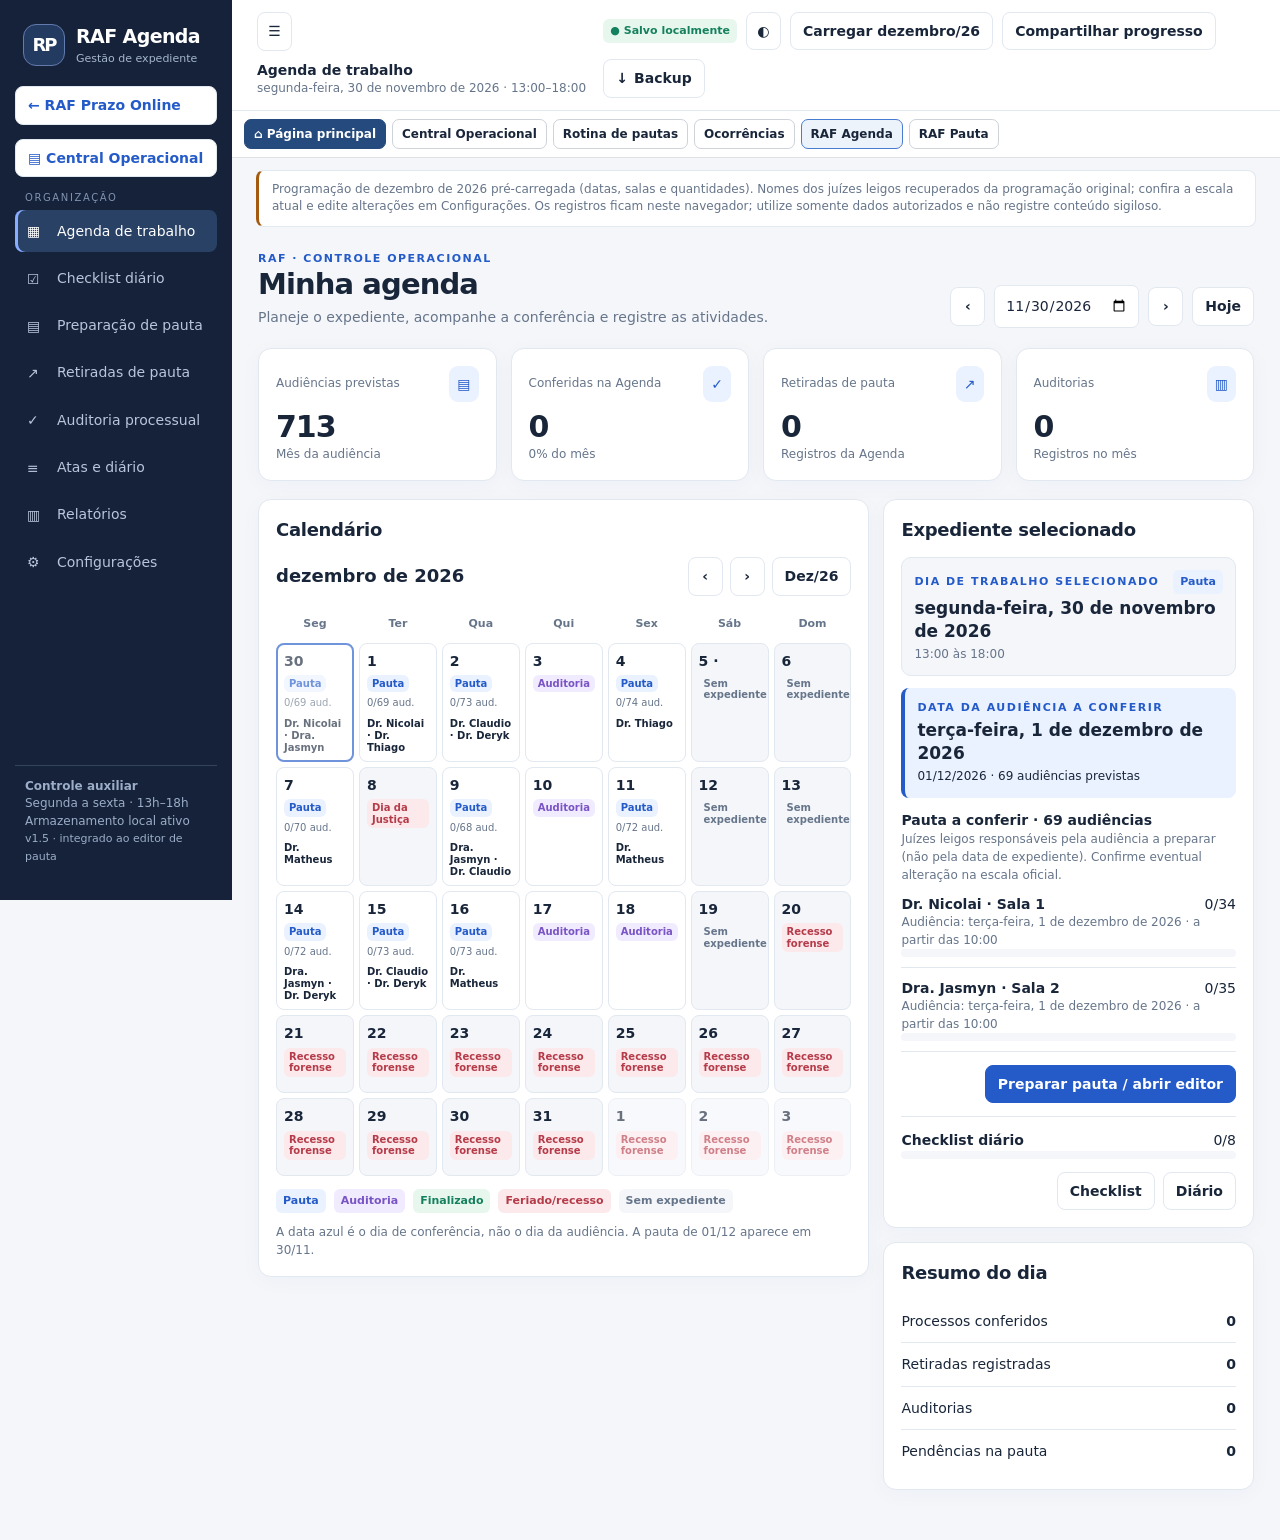
<file: agenda.html>
<!DOCTYPE html>
<html lang="pt-BR"><head><meta charset="utf-8"><meta name="viewport" content="width=device-width, initial-scale=1"><meta name="color-scheme" content="light dark"><title>RAF Agenda | Gestão operacional</title>
<style>
:root{--bg:#f4f6fa;--panel:#fff;--ink:#19263a;--muted:#66758a;--line:#e2e8f0;--accent:#245bc8;--soft:#eaf1ff;--green:#15805d;--greenbg:#e7f7ee;--orange:#a45a0e;--orangebg:#fff1d9;--red:#b53b49;--redbg:#fce9ec;--purple:#7954c4;--purplebg:#f1ebff;--shadow:0 4px 22px #20345008;--side:#152239;--sideink:#b9c5da}html[data-theme=dark]{--bg:#101827;--panel:#192437;--ink:#e8eef9;--muted:#9aaac1;--line:#304057;--accent:#82aaff;--soft:#233b62;--green:#78d6aa;--greenbg:#193e35;--orange:#f8c276;--orangebg:#49361d;--red:#f49ba8;--redbg:#492b38;--purple:#c2a9ff;--purplebg:#382c55;--shadow:none}*{box-sizing:border-box}body{margin:0;background:var(--bg);color:var(--ink);font:14px/1.45 system-ui,-apple-system,"Segoe UI",sans-serif}button,input,select,textarea{font:inherit;color:inherit}button{cursor:pointer}button:disabled{cursor:not-allowed;opacity:.45}button:focus-visible,input:focus-visible,select:focus-visible,textarea:focus-visible{outline:2px solid var(--accent);outline-offset:2px}a{color:var(--accent)}.shell{display:grid;grid-template-columns:232px minmax(0,1fr);min-height:100vh}.sidebar{background:var(--side);color:#fff;position:sticky;top:0;height:100vh;padding:23px 15px;display:flex;flex-direction:column;gap:20px;overflow:auto}.brand{display:flex;align-items:center;gap:11px;padding:0 8px}.logo{width:42px;height:42px;border:1px solid #627baf;border-radius:13px;display:grid;place-items:center;font-weight:800;font-size:18px;letter-spacing:-2px;background:#243b61}.brand b{font-size:19px;letter-spacing:-.6px}.brand small{display:block;color:#a7b6cc;font-size:11px}.navlabel{font-size:10px;letter-spacing:1.6px;color:#8193b0;padding:0 10px;margin:5px 0 4px}.nav{display:grid;gap:5px}.nav button{display:flex;align-items:center;gap:11px;text-align:left;padding:11px 12px;border:0;border-radius:8px;background:transparent;color:var(--sideink)}.nav button:hover,.nav button.active{background:#294165;color:white}.nav button.active{box-shadow:inset 3px 0 #88acff}.ico{width:19px;height:19px;display:inline-block;flex-shrink:0;vertical-align:middle}.sidefoot{margin-top:auto;padding:12px 10px;border-top:1px solid #35445d;color:#9cadc7;font-size:12px}.workspace{min-width:0}.topbar{position:sticky;top:0;z-index:5;display:flex;align-items:center;justify-content:space-between;gap:10px;background:var(--panel);border-bottom:1px solid var(--line);padding:12px 25px;min-height:66px}.topbar .row{flex-wrap:wrap}.main{max-width:1600px;margin:auto;padding:24px 26px 50px}.row{display:flex;align-items:center;gap:9px}.wrap{flex-wrap:wrap}.between{justify-content:space-between}.grow{flex:1;min-width:0}.muted{color:var(--muted)}.tiny{font-size:11px}.small{font-size:12px}.eyebrow{font-size:11px;letter-spacing:1.5px;text-transform:uppercase;font-weight:700;color:var(--accent)}h1,h2,h3,p{margin:0}h1{font-size:29px;letter-spacing:-.9px;line-height:1.2}h2{font-size:18px;letter-spacing:-.3px}h3{font-size:14px}p{line-height:1.5}.head{margin-bottom:20px;display:flex;align-items:flex-end;justify-content:space-between;gap:12px;flex-wrap:wrap}.head p{margin-top:5px}.btn{border:1px solid var(--line);border-radius:8px;background:var(--panel);padding:8px 12px;font-weight:600;display:inline-flex;align-items:center;justify-content:center;gap:6px;white-space:nowrap}.btn:hover{border-color:var(--accent)}.primary{background:#245bc8;border-color:#245bc8;color:#fff}.danger{color:var(--red)}.ghost{background:transparent;border-color:transparent}.iconbtn{padding:8px;min-width:35px}.grid{display:grid;gap:14px}.kpis{grid-template-columns:repeat(4,minmax(0,1fr));margin-bottom:18px}.panel{background:var(--panel);border:1px solid var(--line);border-radius:13px;padding:17px;box-shadow:var(--shadow);min-width:0}.metric{font-size:30px;line-height:1.1;font-weight:750;letter-spacing:-1px;margin:8px 0 3px;font-variant-numeric:tabular-nums}.kicon{border-radius:9px;padding:8px;background:var(--soft);color:var(--accent)}.layout{grid-template-columns:minmax(0,1.65fr) minmax(300px,1fr);align-items:start}.stack{display:grid;gap:14px}.sectionhead{display:flex;justify-content:space-between;align-items:center;gap:10px;margin-bottom:14px;flex-wrap:wrap}.chip{display:inline-flex;align-items:center;gap:5px;border-radius:6px;padding:4px 7px;font-size:11px;font-weight:650;background:var(--bg);color:var(--muted);white-space:nowrap}.blue{background:var(--soft);color:var(--accent)}.green{background:var(--greenbg);color:var(--green)}.purple{background:var(--purplebg);color:var(--purple)}.orange{background:var(--orangebg);color:var(--orange)}.red{background:var(--redbg);color:var(--red)}.cal{display:grid;grid-template-columns:repeat(7,minmax(0,1fr));gap:5px}.weekday{text-align:center;font-size:11px;font-weight:700;color:var(--muted);padding:6px 0}.day{display:flex;flex-direction:column;gap:4px;align-items:flex-start;min-height:83px;text-align:left;background:var(--panel);border:1px solid var(--line);border-radius:8px;padding:7px;overflow:hidden}.day:hover{border-color:var(--accent)}.day.selected{outline:2px solid var(--accent);outline-offset:-2px}.day.other{opacity:.65}.day.off{background:var(--bg)}.day .num{font-weight:750;font-size:14px}.day .chip{font-size:10px;padding:3px 5px;white-space:normal;line-height:1.15}.day .detail{font-size:10px;color:var(--muted)}.legend{display:flex;flex-wrap:wrap;gap:8px;margin-top:13px}.bar{height:8px;background:var(--bg);border-radius:20px;overflow:hidden}.bar>i{display:block;height:100%;background:#3371d8;border-radius:20px}.group{padding:10px 0;border-bottom:1px solid var(--line)}.group:last-child{border:0}.line{height:1px;background:var(--line);margin:13px 0}.task{display:flex;align-items:center;gap:10px;border-bottom:1px solid var(--line);padding:11px 0}.task:last-child{border:0}.task input[type=checkbox]{width:19px;height:19px;accent-color:#245bc8;flex-shrink:0}.done{text-decoration:line-through;color:var(--muted)}.notice{border:1px solid var(--line);border-left:3px solid var(--accent);background:var(--panel);padding:10px 13px;border-radius:8px;color:var(--muted);font-size:12px;margin-bottom:15px}.notice.warning{border-left-color:var(--orange)}.field{display:grid;gap:5px;min-width:0}.field label{font-size:12px;color:var(--muted);font-weight:650}input:not([type=checkbox]),select,textarea{border:1px solid var(--line);background:var(--panel);border-radius:7px;padding:9px 10px;min-width:0;width:100%}textarea{resize:vertical;min-height:72px}input[type=date]{min-width:135px}input[type=time]{min-width:105px}.formgrid{grid-template-columns:repeat(2,minmax(0,1fr))}.span2{grid-column:1/-1}.formactions{display:flex;flex-wrap:wrap;justify-content:flex-end;gap:8px;margin-top:13px}.scroll{overflow:auto;max-height:65vh;border:1px solid var(--line);border-radius:8px}table{width:100%;border-collapse:collapse;text-align:left;font-size:12px}th,td{padding:9px 10px;border-bottom:1px solid var(--line);vertical-align:middle}th{background:var(--bg);position:sticky;top:0;z-index:1;color:var(--muted);font-size:11px;white-space:nowrap}tr:last-child td{border-bottom:0}td input,td select{padding:6px 7px!important;font-size:12px}.process{min-width:205px}.obs{min-width:170px}.empty{padding:25px 12px;text-align:center;color:var(--muted)}.status-regular{background:var(--greenbg)!important;color:var(--green)}.status-pendente{background:var(--orangebg)!important;color:var(--orange)}.status-retirado{background:var(--redbg)!important;color:var(--red)}.status-encaminhado{background:var(--soft)!important;color:var(--accent)}.report{white-space:pre-wrap;font:13px/1.65 system-ui,sans-serif;padding:16px;background:var(--bg);border:1px solid var(--line);border-radius:8px;overflow-wrap:anywhere}.toast{position:fixed;right:18px;bottom:18px;z-index:20;background:var(--side);color:white;padding:12px 17px;border-radius:9px;box-shadow:0 8px 35px #0003;max-width:90vw;display:none}.toast.show{display:block}.dangertext{color:var(--red)}.compact .sidebar{display:none}.compact .shell{grid-template-columns:1fr}.mobileOnly{display:none}.print-only{display:none}.tablefilters{display:flex;gap:8px;align-items:center;flex-wrap:wrap;margin-bottom:12px}.tablefilters>input,.tablefilters>select{width:auto;max-width:100%}.listrow{display:flex;align-items:center;gap:9px;padding:11px 0;border-bottom:1px solid var(--line)}.listrow:last-child{border:0}.calendarHead{font-weight:700;font-size:18px}.monthnav{display:flex;align-items:center;gap:7px}.mono{font-variant-numeric:tabular-nums}.checkline{font-size:12px;display:flex;align-items:center;gap:8px}.checkline input{accent-color:#245bc8}.badgecount{font-weight:700;font-size:11px;border-radius:10px;padding:2px 6px;background:#354d72;color:#fff;margin-left:auto}dialog{border:1px solid var(--line);border-radius:12px;background:var(--panel);color:var(--ink);padding:20px;max-width:min(620px,95vw);width:560px;box-shadow:0 20px 80px #0005}dialog::backdrop{background:#0007}dialog .sectionhead{margin-bottom:16px}.callout{font-size:12px;color:var(--muted);margin:8px 0}.clicktext{border:0;padding:0;color:var(--accent);background:none;text-align:left}.noWrap{white-space:nowrap}@media(max-width:1080px){.layout{grid-template-columns:1fr}.shell{grid-template-columns:195px minmax(0,1fr)}.main{padding:18px}.sidebar{padding:18px 10px}.kpis{grid-template-columns:repeat(2,1fr)}}@media(max-width:700px){.shell{grid-template-columns:1fr}.sidebar{position:fixed;z-index:12;width:230px;left:0;top:0;display:none}.navopen .sidebar{display:flex}.mobileOnly{display:inline-flex}.topbar{padding:10px}.main{padding:13px}.day{min-height:65px;padding:4px;gap:3px}.day .detail{display:none}.day .chip{font-size:9px;padding:2px}.cal{gap:3px}.panel{padding:12px}.formgrid{grid-template-columns:1fr}.span2{grid-column:auto}.kpis{gap:8px}.metric{font-size:25px}.topbar .localstatus{display:none}h1{font-size:24px}}@media print{body{background:#fff;color:#000}.shell,.toast,dialog{display:none!important}.print-only{display:block!important;padding:12mm;white-space:pre-wrap;font:11pt/1.55 Arial,sans-serif;overflow-wrap:anywhere}@page{margin:8mm}}

.expediente-date{padding:12px;border:1px solid var(--line);border-radius:10px;background:var(--bg);margin:0 0 12px}.expediente-date strong,.audiencia-date strong{display:block;font-size:17px;line-height:1.35;margin:3px 0}.audiencia-date{background:var(--soft);border-left:4px solid var(--accent);border-radius:8px;padding:12px;margin:12px 0;color:var(--ink)}.audiencia-date .eyebrow{color:var(--accent)}.audiencia-hoje{border:1px solid var(--line);border-radius:8px;padding:10px;margin-top:12px}.audiencia-hoje h3{margin-bottom:5px}
.raf-return-nav{display:flex;gap:6px;align-items:center;flex-wrap:wrap;padding:8px 12px;border-bottom:1px solid #8491a344;background:var(--panel,#fff);color:var(--ink,#172942);font:600 12px system-ui,sans-serif}.raf-return-nav a,.raf-return-nav button{display:inline-flex;align-items:center;gap:4px;white-space:nowrap;text-decoration:none;color:inherit;background:transparent;border:1px solid #8491a366;border-radius:7px;padding:7px 9px;font:inherit;line-height:1.2;cursor:pointer}.raf-return-nav .raf-return-home{background:#254b7e;color:white;border-color:#254b7e}.raf-return-nav a[aria-current="page"]{font-weight:800;border-color:#477cd0;background:#477cd018}.raf-return-nav a:focus-visible,.raf-return-nav button:focus-visible{outline:2px solid #477cd0;outline-offset:2px}@media(max-width:650px){.raf-return-nav{gap:5px;padding:7px 9px}.raf-return-nav a,.raf-return-nav button{font-size:11px;padding:6px 8px}}@media print{.raf-return-nav{display:none!important}}.day-judges{display:block;font-size:10px;font-weight:700;line-height:1.2;white-space:normal;overflow-wrap:anywhere;color:inherit;margin-top:3px}.day{min-height:78px}@media(max-width:650px){.day-judges{font-size:9px}.day{min-height:74px}}.prep-hero{display:flex;gap:16px;align-items:center;justify-content:space-between;background:var(--panel);border:1px solid var(--line);border-left:5px solid #477cd0;border-radius:12px;padding:18px;margin-bottom:14px}.prep-hero h2{margin:5px 0}.prep-hero p{margin:8px 0;color:var(--muted);line-height:1.5}.prep-grid{display:grid;grid-template-columns:repeat(auto-fit,minmax(170px,1fr));gap:10px;margin:12px 0}.prep-card{background:var(--panel);border:1px solid var(--line);border-radius:10px;padding:13px;min-width:0}.prep-card h3{margin:10px 0 5px}.prep-date{margin:12px 0}.prep-date h3{margin:5px 0}.prep-editor{text-decoration:none;white-space:normal;text-align:center;display:inline-flex;justify-content:center;align-items:center}.prep-hero .prep-editor{flex-shrink:0}.prep-card .prep-editor{width:100%}@media(max-width:650px){.prep-hero{display:block;padding:13px}.prep-hero .prep-editor{width:100%;margin-top:9px}.prep-grid{grid-template-columns:repeat(auto-fit,minmax(130px,1fr))}}</style></head><body><div class="shell"><aside class="sidebar"><div class="brand"><div class="logo">RP</div><div><b>RAF Agenda</b><small>Gestão de expediente</small></div></div><div><a class="btn" style="display:block;text-decoration:none;margin-bottom:14px" href="./index.html">← RAF Prazo Online</a><a class="btn" style="display:block;text-decoration:none;margin-bottom:14px" href="./central/">▤ Central Operacional</a><div class="navlabel">ORGANIZAÇÃO</div><nav class="nav" id="nav"></nav></div><div class="sidefoot"><b>Controle auxiliar</b><br>Segunda a sexta · 13h–18h<br><span id="sideStatus">Dados locais</span><br><span class="tiny">v1.5 · integrado ao editor de pauta</span></div></aside><div class="workspace"><header class="topbar"><div class="row"><button class="btn iconbtn" data-action="toggle-menu" title="Alternar menu" aria-label="Alternar menu">☰</button><div><b id="topTitle">Minha agenda</b><div class="small muted" id="topDate"></div></div></div><div class="row"><span class="chip green localstatus" id="saveStatus">● Local</span><button class="btn iconbtn" data-action="theme" title="Alternar tema" aria-label="Alternar tema">◐</button><button type="button" class="btn" id="loadDecember">Carregar dezembro/26</button><button type="button" class="btn" id="shareProgress">Compartilhar progresso</button><button class="btn" data-action="backup">↓ <span>Backup</span></button></div></header><nav class="raf-return-nav" aria-label="Navegação entre módulos"><a class="raf-return-home" href="./index.html">⌂ Página principal</a><a href="./central/index.html">Central Operacional</a><a href="./central/index.html#rotina">Rotina de pautas</a><a href="./central/index.html#ocorrencias">Ocorrências</a><a aria-current="page" href="./agenda.html">RAF Agenda</a><a href="./pauta.html">RAF Pauta</a></nav><div class="notice warning" style="margin:12px 24px 0">Programação de dezembro de 2026 pré-carregada (datas, salas e quantidades). Nomes dos juízes leigos recuperados da programação original; confira a escala atual e edite alterações em Configurações. Os registros ficam neste navegador; utilize somente dados autorizados e não registre conteúdo sigiloso.</div><main id="main" class="main"></main></div></div><div id="printArea" class="print-only"></div><div class="toast" id="toast" role="status"></div><dialog id="modal"></dialog><input hidden type="file" id="restoreFile" accept=".json,application/json"><script>
'use strict';
const $=s=>document.querySelector(s), esc=v=>String(v??'').replace(/[&<>"']/g,c=>({'&':'&amp;','<':'&lt;','>':'&gt;','"':'&quot;',"'":'&#39;'}[c]));
const iso=d=>`${d.getFullYear()}-${String(d.getMonth()+1).padStart(2,'0')}-${String(d.getDate()).padStart(2,'0')}`, parse=d=>new Date(d+'T12:00:00'), today=()=>iso(new Date()), shift=(d,n)=>{let x=parse(d);x.setDate(x.getDate()+n);return iso(x)}, fmt=d=>d?d.split('-').reverse().join('/'):'—', short=d=>fmt(d).slice(0,5), full=d=>parse(d).toLocaleDateString('pt-BR',{weekday:'long',day:'numeric',month:'long',year:'numeric'}), monthName=d=>parse(d).toLocaleDateString('pt-BR',{month:'long',year:'numeric'}), monthOf=d=>d.slice(0,7), validDate=d=>typeof d==='string'&&/^\d{4}-\d{2}-\d{2}$/.test(d)&&!isNaN(parse(d))&&iso(parse(d))===d, uid=()=>globalThis.crypto?.randomUUID?.()||Date.now().toString(36)+Math.random().toString(36).slice(2), now=()=>new Date().toISOString();
const seedGroups=[[1,"Dr. Nicolai",1,34],[1,"Dra. Jasmyn",2,35],[2,"Dr. Nicolai",1,35],[2,"Dr. Thiago",2,34],[3,"Dr. Claudio",1,36],[3,"Dr. Deryk",2,37],[7,"Dr. Thiago",1,37],[7,"Dr. Thiago",2,37],[9,"Dr. Matheus",1,35],[9,"Dr. Matheus",2,35],[10,"Dra. Jasmyn",1,34],[10,"Dr. Claudio",2,34],[14,"Dr. Matheus",1,36],[14,"Dr. Matheus",2,36],[15,"Dra. Jasmyn",1,37],[15,"Dr. Deryk",2,35],[16,"Dr. Claudio",1,36],[16,"Dr. Deryk",2,37],[17,"Dr. Matheus",1,37],[17,"Dr. Matheus",2,36]];
const reasons=['AR negativo','Diligência negativa do OJA','Acordo juntado','Citação não realizada','Intimação irregular','Erro na expedição da citação','Ausência de tempo hábil','Determinação judicial','Cancelamento ou redesignação','Outro motivo'];
const taskP=['Abrir ou importar o PDF no RAF Pauta Pro','Conferir Sala 1 (se houver)','Conferir Sala 2 (se houver)','Conferir Sala 3 (se houver)','Verificar citações, intimações e ARs','Verificar acordos e diligências','Verificar despachos e tutelas pendentes','Registrar retiradas e providências','Gerar relatório PDF no RAF Pauta Pro'];
const taskA=['Selecionar processos para auditoria','Conferir fase processual e etiquetas','Verificar pendências e movimentações','Registrar irregularidades e providências','Acompanhar pendências anteriores','Elaborar relatório de auditoria'];
const statuses={'aguardando':'Não conferido','regular':'Regular / OK','pendente':'Atenção / pendente','retirado':'Retirado de pauta','encaminhado':'Encaminhado'};
const tabs=[['agenda','▦','Agenda de trabalho'],['checklist','☑','Checklist diário'],['pautas','▤','Preparação de pauta'],['retiradas','↗','Retiradas de pauta'],['auditoria','✓','Auditoria processual'],['diario','≡','Atas e diário'],['relatorios','▥','Relatórios'],['config','⚙','Configurações']];
function initial(){let holidays={'2026-12-08':'Dia da Justiça'};for(let d='2026-12-20';d<='2027-01-06';d=shift(d,1))holidays[d]='Recesso forense';return {version:1,dec26Seeded:true,groups:seedGroups.map(([d,judge,room,count],i)=>({id:'dec26-'+(i+1),aud:'2026-12-'+String(d).padStart(2,'0'),judge,room,count,time:'10:00',override:''})),holidays,days:{},slots:{},removals:[],audits:[],log:[],prefs:{theme:'light',date:'2026-11-30'},updated:null};}
function titleNames(s){const titles={Nicolai:'Dr. Nicolai',Jasmyn:'Dra. Jasmyn',Thiago:'Dr. Thiago',Claudio:'Dr. Claudio',Deryk:'Dr. Deryk',Matheus:'Dr. Matheus'};for(const g of s.groups){if(Object.hasOwn(titles,g.judge))g.judge=titles[g.judge];if(!/^Juiz\(a\) leigo\(a\)$/i.test(g.judge))continue;let i=seedGroups.findIndex((v,j)=>g.id==='dec26-'+(j+1)&&g.aud==='2026-12-'+String(v[0]).padStart(2,'0')&&g.room===v[2]);if(i>=0)g.judge=seedGroups[i][1];}for(const r of s.removals)if(Object.hasOwn(titles,r.judge))r.judge=titles[r.judge];return s;}
const KEY='raf-agenda-v1';let storageOK=true,loadWarning='',state;try{let raw=localStorage.getItem(KEY);state=raw?JSON.parse(raw):initial();if(!validate(state))throw Error('Estrutura inválida');titleNames(state);if(!state.groups.length&&!state.log.some(l=>l.type==='Pauta excluída'))state.groups=initial().groups;state.dec26Seeded=true;}catch(e){state=initial();storageOK=false;loadWarning='Não foi possível carregar o armazenamento. Use o backup JSON e verifique as permissões do navegador.';}
let page='agenda', selected=state.prefs.date||'2026-11-30', viewMonth=selected==='2026-11-30'?'2026-12':monthOf(selected), filter={group:'',status:'',query:'',records:'',scope:'day'}, editing=null;
function validate(s){if(!s||s.version!==1||!Array.isArray(s.groups)||!s.holidays||!s.days||!s.slots||!Array.isArray(s.removals)||!Array.isArray(s.audits)||!Array.isArray(s.log)||!s.prefs||!validDate(s.prefs.date)||!['light','dark'].includes(s.prefs.theme))return false;let obj=x=>x&&typeof x==='object'&&!Array.isArray(x), str=x=>typeof x==='string';if(![s.holidays,s.days,s.slots,s.prefs].every(obj))return false;let ids=new Set();for(const g of s.groups){if(!obj(g)||!str(g.id)||!g.id||ids.has(g.id)||!validDate(g.aud)||!str(g.judge)||!g.judge||![1,2,3].includes(g.room)||!Number.isInteger(g.count)||g.count<1||g.count>500||!str(g.time)||!/^\d\d:\d\d$/.test(g.time)||(g.override&&!validDate(g.override)))return false;ids.add(g.id)}for(const [k,v] of Object.entries(s.holidays))if(!validDate(k)||!str(v))return false;for(const [k,v] of Object.entries(s.days)){if(!validDate(k)||!obj(v)||!Array.isArray(v.tasks)||!v.tasks.every(t=>obj(t)&&str(t.id)&&str(t.text)&&typeof t.done==='boolean')||!['notes','pending','start','end'].every(p=>str(v[p]))||typeof v.final!=='boolean')return false;}let slotKeys=new Set();for(const [k,v] of Object.entries(s.slots)){let g=s.groups.find(g=>k.startsWith(g.id+':')&&/^\d+$/.test(k.slice(g.id.length+1)));if(!g||+k.slice(g.id.length+1)<1||+k.slice(g.id.length+1)>g.count||!obj(v)||!str(v.proc)||!str(v.obs)||!Object.hasOwn(statuses,v.status))return false;slotKeys.add(k)}let rid=new Set();for(const r of s.removals){if(!obj(r)||!str(r.id)||rid.has(r.id)||!validDate(r.work)||!validDate(r.aud)||!['proc','judge','reason','index','desc','action','status','slot'].every(k=>str(r[k]))||![1,2,3].includes(r.room)||!r.proc.trim()||!r.reason.trim()||!r.desc.trim()||!['pendente','resolvido'].includes(r.status)||!slotKeys.has(r.slot)||s.slots[r.slot].status!=='retirado'||s.slots[r.slot].proc!==r.proc)return false;rid.add(r.id)}if(new Set(s.removals.map(r=>r.slot)).size!==s.removals.length)return false;for(const [k,v] of Object.entries(s.slots))if(v.status==='retirado'&&!s.removals.some(r=>r.slot===k))return false;let aid=new Set();for(const a of s.audits){if(!obj(a)||!str(a.id)||aid.has(a.id)||!validDate(a.date)||!['proc','phase','tag','issue','action','dest','status','notes'].every(k=>str(a[k]))||!a.proc.trim()||!['regular','pendente','resolvido'].includes(a.status))return false;aid.add(a.id)}return s.log.every(l=>obj(l)&&str(l.at)&&str(l.type)&&str(l.detail));}
function toast(t){let n=$('#toast');n.textContent=t;n.classList.add('show');clearTimeout(toast.timer);toast.timer=setTimeout(()=>n.classList.remove('show'),3600)}
function save(type='',detail=''){if(type){state.log.push({at:now(),type,detail});state.updated=now();}try{if(loadWarning)throw Error('Carregamento anterior falhou');localStorage.setItem(KEY,JSON.stringify(state));storageOK=true;}catch(e){storageOK=false;}$('#saveStatus').textContent=storageOK?'● Salvo localmente':'! Não salvo — exporte';$('#saveStatus').className='chip localstatus '+(storageOK?'green':'red');$('#sideStatus').textContent=storageOK?'Armazenamento local ativo':'Sem persistência — faça backup';if(!storageOK&&type)toast('Atenção: gravação local falhou. Exporte o backup JSON.');}
function off(d){return !!state.holidays[d]||[0,6].includes(parse(d).getDay())}function prev(d){let x=shift(d,-1);while(off(x))x=shift(x,-1);return x}function work(g){return g.override||prev(g.aud)}function groups(d=selected){return state.groups.filter(g=>work(g)===d).sort((a,b)=>a.aud.localeCompare(b.aud)||a.room-b.room||a.judge.localeCompare(b.judge))}function type(d){return groups(d).length?'pauta':state.holidays[d]?'feriado':off(d)?'folga':'auditoria'}function slot(g,i){return state.slots[g.id+':'+i]||{proc:'',status:'aguardando',obs:''}}function stats(gs){let s={total:0,aguardando:0,regular:0,pendente:0,retirado:0,encaminhado:0};for(const g of gs){s.total+=g.count;for(let i=1;i<=g.count;i++)s[slot(g,i).status]++}s.checked=s.total-s.aguardando;return s}function pct(a,b){return b?Math.round(a/b*100):0}function day(d=selected){return state.days[d]||{tasks:[],notes:'',pending:'',start:'13:00',end:'18:00',final:false,finalAt:null}}function ensure(d=selected){if(!state.days[d])state.days[d]={...day(d),tasks:defaultTasks(d)};return state.days[d]}function defaultTasks(d){return (type(d)==='pauta'?taskP.filter(t=>!t.startsWith('Conferir Sala')||groups(d).some(g=>t.includes('Sala '+g.room))):type(d)==='auditoria'?taskA:[]).map((text,i)=>({id:'t'+i,text,done:false,at:null}));}function tasks(d=selected){return state.days[d]?.tasks||defaultTasks(d)}function reopen(d){let x=state.days[d];if(x?.final){x.final=false;x.finalAt=null;toast('Registro diário reaberto devido à alteração.');}}function selectDate(d,go){if(!validDate(d))return;selected=d;state.prefs.date=d;viewMonth=d==='2026-11-30'?'2026-12':monthOf(d);filter={group:'',status:'',query:'',records:'',scope:'day'};editing=null;if(go)page=go;agendaLegacy=false;save();render();}function goto(p){page=p;agendaLegacy=false;editing=null;document.body.classList.remove('navopen');render();}function chip(t,c=''){return `<span class="chip ${c}">${esc(t)}</span>`}function btn(t,a,cls='',attrs=''){return `<button type="button" class="btn ${cls}" data-action="${a}" ${attrs}>${t}</button>`}function bar(a,b){return `<div class="bar"><i style="width:${pct(a,b)}%"></i></div>`}function head(t,sub,extra=''){return `<div class="head"><div><div class="eyebrow">RAF · Controle operacional</div><h1>${t}</h1><p class="muted">${sub}</p></div>${extra}</div>`}function panel(t,body,extra=''){return `<section class="panel"><div class="sectionhead"><h2>${t}</h2>${extra}</div>${body}</section>`}function kpi(t,v,sub,icon){return `<section class="panel"><div class="row between"><span class="muted small">${t}</span><span class="kicon">${icon}</span></div><div class="metric">${v}</div><div class="muted small">${sub}</div></section>`}function field(t,name,value='',typ='text',extra=''){return `<div class="field"><label for="f-${name}">${t}</label><input id="f-${name}" name="${name}" type="${typ}" value="${esc(value)}" ${extra}></div>`}function textArea(t,name,v='',extra=''){return `<div class="field span2"><label for="f-${name}">${t}</label><textarea id="f-${name}" name="${name}" ${extra}>${esc(v)}</textarea></div>`}function sel(t,name,opts,value='',extra=''){return `<div class="field"><label for="f-${name}">${t}</label><select id="f-${name}" name="${name}" ${extra}>${opts.map(o=>{let [v,l]=Array.isArray(o)?o:[o,o];return `<option value="${esc(v)}" ${String(v)===String(value)?'selected':''}>${esc(l)}</option>`}).join('')}</select></div>`}function dateControl(){return `<div class="row wrap">${btn('‹','prev-day','iconbtn')}<input aria-label="Data do expediente" type="date" id="selectedDate" value="${selected}" style="width:145px">${btn('›','next-day','iconbtn')}${btn('Hoje','today')}</div>`}function dayLabel(d){let t=type(d),x=day(d);return x.final?chip('Finalizado','green'):t==='pauta'?chip('Pauta','blue'):t==='auditoria'?chip('Auditoria','purple'):t==='feriado'?chip(state.holidays[d],'red'):chip('Sem expediente')}
function render(){document.documentElement.dataset.theme=state.prefs.theme;$('#nav').innerHTML=tabs.map(([p,i,t])=>`<button class="${page===p?'active':''}" data-action="nav" data-page="${p}"><span class="ico">${i}</span>${t}</button>`).join('');$('#topTitle').textContent=tabs.find(t=>t[0]===page)[2];$('#topDate').textContent=full(selected)+' · '+day(selected).start+'–'+day(selected).end;$('#main').innerHTML=(loadWarning?`<div class="notice warning">${esc(loadWarning)}</div>`:'')+({agenda:renderAgenda,checklist:renderChecklist,pautas:renderPautas,retiradas:renderRemovals,auditoria:renderAudits,diario:renderDiary,relatorios:renderReports,config:renderConfig}[page])();$('#saveStatus').textContent=storageOK?'● Salvo localmente':'! Sem gravação local';$('#saveStatus').className='chip localstatus '+(storageOK?'green':'red');}
function renderAgenda(){let ms=state.groups.filter(g=>monthOf(g.aud)===viewMonth),s=stats(ms),first=viewMonth+'-01',start=shift(first,-((parse(first).getDay()+6)%7)),cells=[];for(let i=0;i<42;i++){let d=shift(start,i),g=groups(d),st=stats(g),t=type(d),x=day(d),other=monthOf(d)!==viewMonth;if(i>=35&&other&&d>first)break;cells.push(`<button class="day ${d===selected?'selected':''} ${other?'other':''} ${off(d)?'off':''}" data-action="select-date" data-date="${d}" title="${esc(full(d))}"><span class="num">${parse(d).getDate()}${d===today()?' ·':''}</span>${dayLabel(d)}${g.length?`<span class="detail">${st.checked}/${st.total} aud.</span><span class="day-judges" title="${esc([...new Set(g.map(x=>x.judge))].join(' · '))}">${esc([...new Set(g.map(x=>x.judge))].join(' · '))}</span>`:''}</button>`)}let g=groups(),st=stats(g),tt=tasks(),dt=day(),rem=state.removals.filter(r=>r.work===selected),aud=state.audits.filter(a=>a.date===selected);return head('Minha agenda','Planeje o expediente, acompanhe a conferência e registre as atividades.',dateControl())+`<div class="grid kpis">${kpi('Audiências previstas',s.total,'Mês da audiência','▤')}${kpi('Conferidas na Agenda',s.checked,`${pct(s.checked,s.total)}% do mês`,'✓')}${kpi('Retiradas de pauta',s.retirado,'Registros da Agenda','↗')}${kpi('Auditorias',state.audits.filter(a=>monthOf(a.date)===viewMonth).length,'Registros no mês','▥')}</div><div class="grid layout">${panel('Calendário',`<div class="sectionhead"><div class="calendarHead">${esc(monthName(first))}</div><div class="monthnav">${btn('‹','prev-month','iconbtn')}${btn('›','next-month','iconbtn')}${btn('Dez/26','dec')}</div></div><div class="cal">${['Seg','Ter','Qua','Qui','Sex','Sáb','Dom'].map(x=>`<div class="weekday">${x}</div>`).join('')}${cells.join('')}</div><div class="legend">${chip('Pauta','blue')}${chip('Auditoria','purple')}${chip('Finalizado','green')}${chip('Feriado/recesso','red')}${chip('Sem expediente')}</div><p class="small muted" style="margin-top:10px">A data azul é o dia de conferência, não o dia da audiência. A pauta de 01/12 aparece em 30/11.</p>`)}<div class="stack">${panel('Expediente selecionado',`<div class="expediente-date"><div class="row between wrap"><span class="eyebrow">Dia de trabalho selecionado</span>${dayLabel(selected)}</div><strong>${esc(full(selected))}</strong><div class="small muted">${off(selected)?'Sem expediente regular':`${esc(dt.start)} às ${esc(dt.end)}`}</div></div>${g.length?`${[...new Set(g.map(x=>x.aud))].map(d=>`<div class="audiencia-date"><div class="eyebrow">Data da audiência a conferir</div><strong>${esc(full(d))}</strong><div class="small">${fmt(d)} · ${stats(g.filter(x=>x.aud===d)).total} audiências previstas</div></div>`).join('')}<h3>Pauta a conferir · ${st.total} audiências</h3><p class="small muted">Juízes leigos responsáveis pela audiência a preparar (não pela data de expediente). Confirme eventual alteração na escala oficial.</p>${g.map(x=>{let q=stats([x]);return `<div class="group"><div class="row between"><b>${esc(x.judge)} · Sala ${x.room}</b><span class="mono">${q.checked}/${x.count}</span></div><div class="muted small">Audiência: ${esc(full(x.aud))} · a partir das ${esc(x.time)}</div>${bar(q.checked,x.count)}</div>`}).join('')}<div class="formactions">${btn('Preparar pauta / abrir editor','nav','primary','data-page="pautas"')}</div>`:off(selected)?`<p class="muted">${esc(state.holidays[selected]||'Fim de semana. Sem atividade prevista.')}</p>`:`<h3>Auditoria processual</h3><p class="muted small">${aud.length} registro(s) neste expediente. Nenhuma pauta a conferir programada.</p><div class="formactions">${btn('Registrar auditoria','nav','primary','data-page="auditoria"')}</div>`}${state.groups.some(x=>x.aud===selected)?`<div class="audiencia-hoje"><h3>Audiências previstas na data selecionada</h3><p class="small muted">${stats(state.groups.filter(x=>x.aud===selected)).total} previstas · não confundir com a pauta a conferir.</p>${state.groups.filter(x=>x.aud===selected).map(x=>`<div class="small">${esc(x.judge)} · Sala ${x.room} · ${x.count} audiências · ${esc(x.time)}</div>`).join('')}</div>`:''}<div class="line"></div><div class="row between"><b>Checklist diário</b><span>${tt.filter(t=>t.done).length}/${tt.length}</span></div>${bar(tt.filter(t=>t.done).length,tt.length)}<div class="formactions">${btn('Checklist','nav','','data-page="checklist"')}${btn('Diário','nav','','data-page="diario"')}</div>`)}${panel('Resumo do dia',`<div class="listrow"><span>Processos conferidos</span><span class="grow"></span><b>${st.checked}</b></div><div class="listrow"><span>Retiradas registradas</span><span class="grow"></span><b>${rem.length}</b></div><div class="listrow"><span>Auditorias</span><span class="grow"></span><b>${aud.length}</b></div><div class="listrow"><span>Pendências na pauta</span><span class="grow"></span><b>${st.pendente}</b></div>`)} </div></div>`;}
function renderChecklist(){let ts=tasks(),n=ts.filter(t=>t.done).length;return head('Checklist diário',esc(full(selected)),dateControl())+`<div class="grid layout">${panel('Tarefas do expediente',`<div class="row between">${dayLabel(selected)}<b>${n}/${ts.length} concluídas · ${pct(n,ts.length)}%</b></div>${bar(n,ts.length)}<div style="margin-top:10px">${ts.map(t=>`<div class="task"><input type="checkbox" aria-label="${esc(t.text)}" data-task="${esc(t.id)}" ${t.done?'checked':''}><div class="grow ${t.done?'done':''}">${esc(t.text)}${t.at?`<div class="tiny muted">${new Date(t.at).toLocaleString('pt-BR')}</div>`:''}</div>${btn('×','delete-task','ghost danger',`data-id="${esc(t.id)}" title="Excluir tarefa"`)}</div>`).join('')||'<div class="empty">Nenhuma tarefa prevista.</div>'}</div><form id="taskForm" class="row" style="margin-top:14px"><input name="text" required placeholder="Adicionar tarefa personalizada" maxlength="250"><button class="btn primary">Adicionar</button></form>`)}${panel('Anotações rápidas',`<div class="field"><label for="dayNotes">O que foi realizado?</label><textarea id="dayNotes" rows="6" data-dayfield="notes">${esc(day().notes)}</textarea></div><div class="field" style="margin-top:12px"><label for="dayPending">Pendências para acompanhar</label><textarea id="dayPending" rows="4" data-dayfield="pending">${esc(day().pending)}</textarea></div><div class="formactions">${btn('Abrir diário','nav','primary','data-page="diario"')}</div>`)}</div>`;}

// A Agenda controla o expediente; o RAF Pauta Pro é o editor de processos e PDF.
// O registro anterior continua acessível, sem apagar dados ou exigir redigitação.
let agendaLegacy=false;
function editorSnapshot(){try{let raw=localStorage.getItem('raf-pauta-pro');if(!raw)return null;let v=JSON.parse(raw);if(!Array.isArray(v.rows)||v.rows.length>50000||v.rows.some(r=>!r||!Number.isInteger(r.s)||r.s<0||r.s>7))return null;let c=Array(8).fill(0);for(let r of v.rows)c[r.s]++;return {total:v.rows.length,marked:v.rows.length-c[0],unmarked:c[0],attention:c[2]+c[3]+c[5]+c[6]+c[7],out:c[4],updated:typeof v.updated==='string'&&Number.isFinite(Date.parse(v.updated))?new Date(v.updated).toLocaleString('pt-BR'):''}}catch(e){return null}}
function renderPautas(){
 if(agendaLegacy)return '<div class="notice warning">Registro manual anterior — uso opcional. O fluxo normal é conferir no RAF Pauta Pro; não é necessário preencher a mesma lista duas vezes.</div><div class="row" style="margin:10px 0">'+btn('← Voltar ao resumo de preparação','pauta-simple','primary')+'</div>'+renderPautasLegacy();
 let gs=groups(),ts=tasks(),done=ts.filter(t=>t.done).length,ss=editorSnapshot(),planned=gs.reduce((n,g)=>n+g.count,0),dates=[...new Set(gs.map(g=>g.aud))];
 let summary=gs.length?panel('Audiências a preparar',dates.map(d=>'<div class="prep-date"><span class="eyebrow">DATA DA AUDIÊNCIA</span><h3>'+esc(full(d))+'</h3><div class="prep-grid">'+gs.filter(g=>g.aud===d).map(g=>'<article class="prep-card"><div class="row between"><span class="chip blue">Sala '+g.room+'</span><b>'+g.count+' previstas</b></div><h3>'+esc(g.judge)+'</h3><p class="small muted">Horário da programação: '+esc(g.time)+'</p><a class="btn primary prep-editor" href="./pauta.html">Abrir editor de pauta / PDF ↗</a></article>').join('')+'</div></div>').join('')+'<p class="small muted">Confirme sala, escala e data no PJe. Abra o editor, importe o PDF correspondente e faça a conferência lá; não é necessário cadastrar cada processo na Agenda.</p>'):panel('Sem pauta a preparar','<p class="muted">'+esc(state.holidays[selected]||'Nenhuma pauta prevista para conferência neste expediente.')+'</p>'+btn('Registrar auditoria','nav','primary','data-page="auditoria"'));
 let snap=ss?'<div class="prep-grid">'+[['Linhas carregadas',ss.total],['Com marcação',ss.marked],['Sem marcação',ss.unmarked],['Atenção / outras marcas',ss.attention],['Fora da pauta (marcação)',ss.out]].map(([t,n])=>'<div class="prep-card"><div class="muted small">'+t+'</div><div class="metric">'+n+'</div></div>').join('')+'</div><p class="small muted">Última sessão local do RAF Pauta Pro'+(ss.updated?' · '+esc(ss.updated):'')+'. Pode ser de outra data ou sala: confirme no editor. Estes números não são vinculados automaticamente ao expediente e “fora da pauta” não comprova retirada judicial.</p>':'<p class="muted">Nenhuma sessão do editor disponível neste navegador. Importe o PDF no RAF Pauta Pro.</p>';
 return head('Preparação de pauta',esc(full(selected))+' · Expediente de conferência',dateControl())+'<div class="prep-hero"><div><span class="eyebrow">FLUXO SEM REDIGITAÇÃO</span><h2>Agenda organiza. Pauta Pro confere.</h2><p>Use a Agenda para planejar o expediente, acompanhar o checklist, anotar exceções e produzir o diário. Use o editor para conferir os processos do PDF, aplicar marcações e emitir o relatório de pauta.</p></div><a class="btn primary prep-editor" href="./pauta.html">Abrir RAF Pauta Pro ↗</a></div><div class="grid kpis">'+kpi('Audiências previstas',planned,'Programação deste expediente','▤')+kpi('Salas / grupos',gs.length,'Escala prevista','▣')+kpi('Checklist diário',done+'/'+ts.length,'Atividades marcadas','✓')+'</div>'+summary+panel('Resumo da sessão do editor',snap+'<div class="formactions"><a class="btn" href="./pauta.html">Continuar no editor ↗</a>'+btn('Atualizar resumo','refresh-editor')+'</div>')+panel('Encerrar o expediente','<p>Use os relatórios PDF do editor para a lista de processos. Na Agenda, registre apenas as atividades, pendências relevantes e, se necessário, exceções de retirada, sem repetir a pauta completa. Os indicadores históricos da Agenda são dos registros próprios; não são sincronizados com o editor.</p><div class="formactions">'+btn('Checklist diário','nav','primary','data-page="checklist"')+btn('Retiradas (exceções)','nav','','data-page="retiradas"')+btn('Atas e diário','nav','','data-page="diario"')+'</div><p class="small muted">Os dados manuais anteriores não foram excluídos. Se precisar consultar ou exportar esses registros, use o acesso opcional abaixo.</p>'+btn('Consultar registro manual anterior','pauta-legacy'));}
function renderPautasLegacy(){let gs=groups(),s=stats(gs),f=filter,visible=gs.filter(g=>!f.group||g.id===f.group),rows=[];for(let g of visible)for(let i=1;i<=g.count;i++){let k=g.id+':'+i,x=slot(g,i);if(f.status&&x.status!==f.status||f.query&&!(`${x.proc} ${x.obs} ${g.judge} ${i}`).toLowerCase().includes(f.query.toLowerCase()))continue;rows.push(`<tr><td class="noWrap">${esc(g.judge)} · S${g.room}<div class="tiny muted">${short(g.aud)} · ${i}/${g.count}</div></td><td><input class="process" data-slot="${esc(k)}" data-field="proc" aria-label="Processo ${i} de ${esc(g.judge)}" value="${esc(x.proc)}" placeholder="Número ou referência" ${x.status==='retirado'?'readonly':''}></td><td><select data-slot="${esc(k)}" data-field="status" class="status-${x.status}" aria-label="Situação do processo">${Object.entries(statuses).map(([v,l])=>`<option value="${v}" ${x.status===v?'selected':''}>${l}</option>`).join('')}</select></td><td><input class="obs" data-slot="${esc(k)}" data-field="obs" value="${esc(x.obs)}" placeholder="Observações" ${x.status==='retirado'?'readonly':''}></td><td>${btn(x.status==='retirado'?'Editar retirada':'Retirar','slot-remove','',`data-key="${esc(k)}"`)}</td></tr>`)}return head('Registro manual anterior',esc(full(selected))+' · Uso opcional, somente para registros da Agenda.',dateControl())+(gs.length?`<div class="grid kpis">${kpi('Previstas',s.total,'Vagas de audiência','▤')}${kpi('Conferidas',s.checked,`${pct(s.checked,s.total)}% concluídas`,'✓')}${kpi('Pendentes',s.pendente,'Atenção necessária','!')}${kpi('Retiradas',s.retirado,'Registros vinculados','↗')}</div>${panel('Pauta detalhada',`<div class="tablefilters"><select id="groupFilter" aria-label="Filtrar sala"><option value="">Todas as salas</option>${gs.map(g=>`<option value="${esc(g.id)}" ${f.group===g.id?'selected':''}>${short(g.aud)} · ${esc(g.judge)} · Sala ${g.room}</option>`).join('')}</select><select id="statusFilter" aria-label="Filtrar situação"><option value="">Todos os status</option>${Object.entries(statuses).map(([v,l])=>`<option value="${v}" ${f.status===v?'selected':''}>${l}</option>`).join('')}</select><input id="queryFilter" placeholder="Buscar processo ou observação" value="${esc(f.query)}"><span class="muted small">${rows.length} registros</span></div>${bar(s.checked,s.total)}<div class="scroll" style="margin-top:12px"><table><thead><tr><th>Juiz(a) leigo(a) / sala / ordem</th><th>Processo</th><th>Situação</th><th>Observação</th><th>Ação</th></tr></thead><tbody>${rows.join('')||'<tr><td colspan="5" class="empty">Nenhum resultado.</td></tr>'}</tbody></table></div><p class="callout">As vagas da programação são preenchíveis. Cole os números de processos em lote ou registre manualmente. A retirada exige justificativa e vincula o registro ao processo.</p>`,btn('Colar lista','bulk','primary')+btn('Exportar CSV','pauta-csv'))}`:panel('Sem pauta programada',`<p class="muted">${esc(state.holidays[selected]||'Não há pauta para conferir nesta data.')}</p><div class="formactions">${btn('Ver agenda','nav','primary','data-page="agenda"')}${btn('Registrar auditoria','nav','','data-page="auditoria"')}</div>`));}
function recordScope(r,datekey){return filter.scope==='all'||(filter.scope==='month'?monthOf(r[datekey])===monthOf(selected):r[datekey]===selected)}function scopeControl(){return `<select id="scopeFilter" aria-label="Período"><option value="day" ${filter.scope==='day'?'selected':''}>Dia selecionado</option><option value="month" ${filter.scope==='month'?'selected':''}>Mês selecionado</option><option value="all" ${filter.scope==='all'?'selected':''}>Todo o histórico</option></select><input id="recordsFilter" placeholder="Buscar processo, motivo..." value="${esc(filter.records)}">`}
function renderRemovals(){let rs=state.removals.filter(r=>recordScope(r,'work')&&Object.values(r).join(' ').toLowerCase().includes(filter.records.toLowerCase())).sort((a,b)=>b.work.localeCompare(a.work));return head('Retiradas de pauta','Registre motivo, descrição e providências de cada retirada.',dateControl())+panel('Registros de retirada',`<div class="tablefilters">${scopeControl()}<span class="muted small">${rs.length} registros</span></div><div class="scroll"><table><thead><tr><th>Processo / data de trabalho</th><th>Audiência</th><th>Motivo / index</th><th>Descrição e providências</th><th>Status</th><th>Ações</th></tr></thead><tbody>${rs.map(r=>`<tr><td><b>${esc(r.proc)}</b><div class="tiny muted">${fmt(r.work)}</div></td><td>${fmt(r.aud)}<div class="tiny muted">${esc(r.judge)} · S${r.room}</div></td><td>${esc(r.reason)}<div class="tiny muted">${esc(r.index)}</div></td><td style="min-width:200px;white-space:pre-wrap">${esc(r.desc)}${r.action?'\nProvidência: '+esc(r.action):''}</td><td>${chip(r.status==='resolvido'?'Providência concluída':'Pendente',r.status==='resolvido'?'green':'orange')}</td><td class="noWrap">${btn('Editar','edit-removal','',`data-id="${esc(r.id)}"`)} ${btn('Excluir','del-removal','danger',`data-id="${esc(r.id)}"`)}</td></tr>`).join('')||'<tr><td colspan="6" class="empty">Nenhuma retirada registrada neste período.</td></tr>'}</tbody></table></div><p class="callout">Este é um controle auxiliar. A retirada efetiva da pauta deve ser realizada no sistema judicial, sob supervisão.</p>`,btn('+ Registrar retirada','new-removal','primary')+btn('CSV','removal-csv'));}
function renderAudits(){let rs=state.audits.filter(r=>recordScope(r,'date')&&Object.values(r).join(' ').toLowerCase().includes(filter.records.toLowerCase())).sort((a,b)=>b.date.localeCompare(a.date));return head('Auditoria processual','Histórico de processos auditados e acompanhamento de providências.',dateControl())+`<div class="grid kpis">${kpi('Auditados',rs.length,'No filtro atual','✓')}${kpi('Regulares',rs.filter(r=>r.status==='regular').length,'Sem irregularidade','✓')}${kpi('Pendentes',rs.filter(r=>r.status==='pendente').length,'Acompanhar','!')}${kpi('Resolvidos',rs.filter(r=>r.status==='resolvido').length,'Providência concluída','↗')}</div>`+panel('Registros de auditoria',`<div class="tablefilters">${scopeControl()}</div><div class="scroll"><table><thead><tr><th>Processo / data</th><th>Fase / etiqueta</th><th>Irregularidade</th><th>Providência / destino</th><th>Situação</th><th>Ações</th></tr></thead><tbody>${rs.map(r=>`<tr><td><b>${esc(r.proc)}</b><div class="tiny muted">${fmt(r.date)}</div></td><td>${esc(r.phase)}<div class="tiny muted">${esc(r.tag)}</div></td><td style="white-space:pre-wrap;min-width:170px">${esc(r.issue||'—')}${r.notes?'\n'+esc(r.notes):''}</td><td style="white-space:pre-wrap">${esc(r.action||'—')}<div class="tiny muted">${esc(r.dest)}</div></td><td>${chip(r.status,r.status==='pendente'?'orange':'green')}</td><td class="noWrap">${btn('Editar','edit-audit','',`data-id="${esc(r.id)}"`)} ${btn('Excluir','del-audit','danger',`data-id="${esc(r.id)}"`)}</td></tr>`).join('')||'<tr><td colspan="6" class="empty">Nenhum processo auditado neste período.</td></tr>'}</tbody></table></div>`,btn('+ Nova auditoria','new-audit','primary')+btn('CSV','audit-csv'));}
function dailyText(d=selected){let x=day(d),gs=groups(d),s=stats(gs),ts=tasks(d),rr=state.removals.filter(r=>r.work===d),aa=state.audits.filter(a=>a.date===d);return ['RAF AGENDA — REGISTRO DIÁRIO DE ATIVIDADES','Controle auxiliar, não constitui ata judicial oficial','Indicadores de processos abaixo: registros próprios da Agenda, não sincronizados com o editor PDF. Consulte o relatório do RAF Pauta Pro.','Data: '+fmt(d)+' | Expediente: '+x.start+' às '+x.end,'Situação: '+(x.final?'Finalizado':'Em elaboração'),'','PROGRAMAÇÃO E RESULTADOS',...(gs.length?gs.map(g=>`${fmt(g.aud)} | ${g.judge} | Sala ${g.room} | ${stats([g]).checked}/${g.count} conferidos`):[state.holidays[d]|| (off(d)?'Sem expediente previsto':'Auditoria processual')]),`Audiências previstas: ${s.total} | Conferidas: ${s.checked} | Regulares: ${s.regular} | Pendentes: ${s.pendente} | Retiradas: ${s.retirado} | Encaminhadas: ${s.encaminhado} | Não conferidas: ${s.aguardando}`,`Auditorias: ${aa.length} | Pendentes: ${aa.filter(a=>a.status==='pendente').length}`,'','CHECKLIST',...ts.map(t=>`${t.done?'[x]':'[ ]'} ${t.text}`),'','PROCESSOS RETIRADOS DE PAUTA',...(rr.length?rr.map(r=>`${r.proc} | Audiência ${fmt(r.aud)} | ${r.judge}, S${r.room}\nMotivo: ${r.reason}${r.index?' | ID: '+r.index:''}\nDescrição: ${r.desc}\nProvidência: ${r.action||'—'} | ${r.status}`):['Nenhuma retirada registrada.']),'','AUDITORIAS',...(aa.length?aa.map(a=>`${a.proc} | ${a.phase} | ${a.status}\nEtiqueta: ${a.tag||'—'} | Ocorrência: ${a.issue||'—'}\nProvidência: ${a.action||'—'} | Destino: ${a.dest||'—'}${a.notes?'\nObservações: '+a.notes:''}`):['Nenhuma auditoria registrada.']),'','PENDÊNCIAS NA CONFERÊNCIA',...gs.flatMap(g=>Array.from({length:g.count},(_,i)=>({i:i+1,x:slot(g,i+1)})).filter(({x})=>x.status==='pendente').map(({i,x})=>`${x.proc||'Vaga '+i} | ${g.judge}, S${g.room} | ${x.obs||'—'}`)),'','ATIVIDADES REALIZADAS',x.notes||'—','','PENDÊNCIAS E PRÓXIMOS PASSOS',x.pending||'—',...(x.finalAt?['','Finalizado em '+new Date(x.finalAt).toLocaleString('pt-BR')]:[])].join('\n');}
function renderDiary(){let x=day(),ts=tasks(),s=stats(groups());return head('Atas e diário de trabalho','Consolidação automática do expediente. Registro pessoal de atividades.',dateControl())+`<div class="grid layout">${panel('Registro do expediente',`<div class="row between">${dayLabel(selected)}${chip(x.final?'Finalizado':'Em elaboração',x.final?'green':'orange')}</div><form id="diaryForm" style="margin-top:14px"><div class="grid formgrid">${field('Início','start',x.start,'time','required')}${field('Término','end',x.end,'time','required')}${textArea('Descrição das atividades realizadas','notes',x.notes,'rows="7"')}${textArea('Pendências e próximos passos','pending',x.pending,'rows="5"')}</div><div class="formactions"><button class="btn primary">Salvar diário</button>${btn(x.final?'Reabrir':'Finalizar expediente','finalize','', '')}</div></form><div class="line"></div><p class="small muted">Checklist: ${ts.filter(t=>t.done).length}/${ts.length} · Pauta: ${s.checked}/${s.total}. O encerramento com pendências exige confirmação.</p>`)}${panel('Prévia da ata de trabalho',`<pre class="report">${esc(dailyText())}</pre>`,btn('Copiar','copy-day')+btn('Imprimir / PDF','print-day')+btn('TXT','txt-day'))}</div>`;}
function monthText(m){let gs=state.groups.filter(g=>monthOf(g.aud)===m),s=stats(gs),aa=state.audits.filter(a=>monthOf(a.date)===m),rr=state.removals.filter(r=>monthOf(r.aud)===m),jd={};gs.forEach(g=>{let p=stats([g]);let x=jd[g.judge]||(jd[g.judge]={total:0,checked:0,retirado:0});x.total+=p.total;x.checked+=p.checked;x.retirado+=p.retirado});let ds=Object.entries(state.days).filter(([d,x])=>monthOf(d)===m||groups(d).some(g=>monthOf(g.aud)===m));return ['RAF AGENDA — RELATÓRIO MENSAL','Competência: '+m,'Audiências previstas: '+s.total,'Conferidas: '+s.checked,'Regulares: '+s.regular,'Pendentes: '+s.pendente,'Retiradas: '+s.retirado,'Encaminhadas: '+s.encaminhado,'Auditorias no mês: '+aa.length,'Expedientes finalizados (inclui preparação anterior): '+ds.filter(([d,x])=>x.final).length,'','POR JUIZ(A) LEIGO(A)',...Object.entries(jd).map(([j,x])=>`${j}: ${x.checked}/${x.total} | Retiradas: ${x.retirado}`),'','MOTIVOS DE RETIRADA',...reasons.map(r=>`${r}: ${rr.filter(x=>x.reason===r).length}`).filter(x=>!x.endsWith(': 0')),'','REGISTROS DIÁRIOS',...ds.sort(([a],[b])=>a.localeCompare(b)).map(([d,x])=>`${fmt(d)} — ${x.final?'Finalizado':'Em aberto'} | ${x.tasks.filter(t=>t.done).length}/${x.tasks.length} tarefas`)].join('\n')}
function renderReports(){let m=monthOf(selected),gs=state.groups.filter(g=>monthOf(g.aud)===m),s=stats(gs),aa=state.audits.filter(a=>monthOf(a.date)===m),rr=state.removals.filter(r=>monthOf(r.aud)===m),names=[...new Set(gs.map(g=>g.judge))].sort((a,b)=>stats(gs.filter(g=>g.judge===b)).total-stats(gs.filter(g=>g.judge===a)).total);let ds=Object.entries(state.days).filter(([d,x])=>monthOf(d)===m||groups(d).some(g=>monthOf(g.aud)===m)).sort(([a],[b])=>a.localeCompare(b));return head('Relatórios',esc(monthName(m+'-01'))+' · consolidação por mês da audiência e da auditoria.',dateControl())+`<div class="grid kpis">${kpi('Audiências',s.total,'Programadas','▤')}${kpi('Conferidas na Agenda',s.checked,pct(s.checked,s.total)+'%','✓')}${kpi('Retiradas',s.retirado,'Registros da Agenda','↗')}${kpi('Auditorias',aa.length,'No mês','▥')}</div><div class="grid layout"><div class="stack">${panel('Conferência por juiz(a) leigo(a)',names.map(j=>{let x=stats(gs.filter(g=>g.judge===j));return `<div class="group"><div class="row between"><b>${esc(j)}</b><span>${x.checked}/${x.total} · ${pct(x.checked,x.total)}%</span></div>${bar(x.checked,x.total)}<div class="tiny muted">${x.retirado} retiradas · ${x.pendente} pendentes</div></div>`}).join('')||'<div class="empty">Sem programação neste mês.</div>')}${panel('Retiradas por motivo',reasons.map(r=>{let n=rr.filter(x=>x.reason===r).length;return n?`<div class="group"><div class="row between"><span>${esc(r)}</span><b>${n}</b></div>${bar(n,rr.length)}</div>`:''}).join('')||'<div class="empty">Sem retiradas registradas.</div>')}${panel('Pendências de auditoria — histórico',state.audits.filter(a=>a.status==='pendente').map(a=>`<div class="listrow"><div class="grow"><b>${esc(a.proc)}</b><div class="small muted">${fmt(a.date)} · ${esc(a.issue||a.notes||'Pendente')}</div></div>${btn('Abrir','open-audit','',`data-id="${esc(a.id)}"`)}</div>`).join('')||'<div class="empty">Nenhuma pendência.</div>')}</div><div class="stack">${panel('Relatório consolidado',`<pre class="report">${esc(monthText(m))}</pre>`,btn('Copiar','copy-month')+btn('PDF','print-month')+btn('TXT','txt-month'))}${panel('Histórico de expedientes',ds.map(([d,x])=>`<div class="listrow"><div class="grow"><b>${fmt(d)}</b><div class="small muted">${x.tasks.filter(t=>t.done).length}/${x.tasks.length} tarefas</div></div>${chip(x.final?'Finalizado':'Em aberto',x.final?'green':'orange')}${btn('Abrir','open-day','',`data-date="${d}"`)}</div>`).join('')||'<div class="empty">Nenhum expediente iniciado.</div>')}</div></div>`;}
function renderConfig(){let gs=[...state.groups].sort((a,b)=>a.aud.localeCompare(b.aud)||a.room-b.room),hol=Object.entries(state.holidays).sort(([a],[b])=>a.localeCompare(b));return head('Configurações','Programação, dias sem expediente, backups e histórico.')+`<div class="notice warning">Controle auxiliar local. Use apenas em dispositivo e ambiente autorizados pelo Tribunal; não registre dados sigilosos, partes ou documentos sensíveis. Backups JSON e CSV são arquivos sem criptografia. O navegador pode apagar o armazenamento local: exporte regularmente.</div><div class="grid layout"><div class="stack">${panel('Programação de audiências',`<div class="scroll"><table><thead><tr><th>Audiência</th><th>Juiz(a) leigo(a)</th><th>Sala / qtd.</th><th>Conferência</th><th>Ações</th></tr></thead><tbody>${gs.map(g=>`<tr><td>${fmt(g.aud)}<div class="tiny muted">${esc(g.time)}</div></td><td>${esc(g.judge)}</td><td>${g.room} / ${g.count}</td><td>${fmt(work(g))}</td><td class="noWrap">${btn('Editar','edit-group','',`data-id="${esc(g.id)}"`)} ${btn('×','del-group','danger',`data-id="${esc(g.id)}"`)}</td></tr>`).join('')}</tbody></table></div><p class="callout">A conferência é agendada no dia útil anterior. É possível definir uma data manual, desde que seja útil e anterior à audiência.</p>`,btn('+ Nova pauta','new-group','primary'))}${panel('Feriados e recesso',`<form id="holidayForm" class="grid formgrid">${field('Data','date','','date','required')}${field('Motivo','reason','','text','required maxlength="100"')}<div class="span2 formactions"><button class="btn primary">Cadastrar dia sem expediente</button></div></form><div class="scroll" style="max-height:300px;margin-top:10px"><table><thead><tr><th>Data</th><th>Motivo</th><th></th></tr></thead><tbody>${hol.map(([d,r])=>`<tr><td>${fmt(d)}</td><td>${esc(r)}</td><td>${btn('Excluir','del-holiday','danger',`data-date="${d}"`)}</td></tr>`).join('')}</tbody></table></div><p class="callout">Pré-cadastrados: Dia da Justiça (08/12/2026) e recesso de 20/12/2026 a 06/01/2027. Confirme suspensões locais e sua escala com a chefia.</p>`)}</div><div class="stack">${panel('Dados e segurança',`<div class="listrow"><div class="grow"><b>Exportar backup completo</b><p class="small muted">Programação, checklists, pautas, auditorias, retiradas e diário em JSON.</p></div>${btn('Exportar','backup','primary')}</div><div class="listrow"><div class="grow"><b>Restaurar backup</b><p class="small muted">Substitui os registros locais após validação e confirmação.</p></div>${btn('Importar','restore')}</div><div class="listrow"><div class="grow"><b>Apagar dados locais</b><p class="small muted">Voltar à programação original. Exporte antes.</p></div>${btn('Reiniciar','reset','danger')}</div><p class="small muted">Última alteração: ${state.updated?new Date(state.updated).toLocaleString('pt-BR'):'Nenhuma'}</p>`)}${panel('Histórico de alterações',`<div style="max-height:350px;overflow:auto">${state.log.slice(-100).reverse().map(l=>`<div class="group"><b>${esc(l.type)}</b><div class="small">${esc(l.detail)}</div><div class="tiny muted">${esc(new Date(l.at).toLocaleString('pt-BR'))}</div></div>`).join('')||'<div class="empty">Nenhuma alteração registrada.</div>'}</div><p class="callout">Histórico auxiliar e editável via backup, não é trilha de auditoria oficial.</p>`)}</div></div>`;}
function modal(title,kind,body,submit='Salvar'){let m=$('#modal');m.innerHTML=`<div class="sectionhead"><h2>${title}</h2>${btn('×','close-modal','ghost','aria-label="Fechar"')}</div><form id="modalForm" data-kind="${kind}"><div class="grid formgrid">${body}</div><div class="formactions">${btn('Cancelar','close-modal')}<button class="btn primary">${submit}</button></div></form>`;if(!m.open)m.showModal();}
function slotRef(k){let i=k.lastIndexOf(':'),g=state.groups.find(g=>g.id===k.slice(0,i)),n=Number(k.slice(i+1));return g&&n>=1&&n<=g.count&&Number.isInteger(n)?{g,n,x:slot(g,n)}:null}
function removalModal(key='',rid=''){let r=state.removals.find(r=>r.id===rid||key&&r.slot===key),ref=key?slotRef(key):r?slotRef(r.slot):null,gs=groups(r?.work||selected);if(!ref&&!gs.length){toast('Selecione um dia de conferência com pauta.');return}let options=ref?[[ref.g.id+':'+ref.n,`${ref.g.judge} · Sala ${ref.g.room} · ${short(ref.g.aud)} · vaga ${ref.n}`]]:gs.flatMap(g=>Array.from({length:g.count},(_,i)=>{let k=g.id+':'+(i+1),x=slot(g,i+1);return x.status==='retirado'?null:[k,`${g.judge} · Sala ${g.room} · ${short(g.aud)} · ${i+1}${x.proc?' · '+x.proc:''}`]}).filter(Boolean));if(!options.length){toast('Não há vagas disponíveis para nova retirada.');return}editing=r?.id||null;modal(r?'Editar retirada de pauta':'Registrar retirada de pauta','removal',sel('Vaga / juiz(a) leigo(a) / sala','slot',options,r?.slot||key||options[0][0])+field('Número do processo','proc',r?.proc||ref?.x.proc||slotRef(options[0][0])?.x.proc||'','text','required maxlength="100"')+sel('Motivo','reason',reasons,r?.reason||reasons[0])+field('Index / ID','index',r?.index||'','text','maxlength="100"')+textArea('Descrição da ocorrência','desc',r?.desc||'','required rows="3" maxlength="3000"')+textArea('Providências adotadas','action',r?.action||'','rows="3" maxlength="3000"')+sel('Situação da providência','status',[['pendente','Pendente'],['resolvido','Concluída']],r?.status||'pendente'));}
function auditModal(id=''){let r=state.audits.find(x=>x.id===id);editing=r?.id||null;modal(r?'Editar auditoria':'Nova auditoria processual','audit',field('Número do processo','proc',r?.proc||'','text','required maxlength="100"')+field('Data','date',r?.date||selected,'date','required')+sel('Fase processual','phase',['Conhecimento','Execução','Outra'],r?.phase||'Conhecimento')+field('Etiqueta','tag',r?.tag||'','text','maxlength="150"')+textArea('Irregularidade encontrada','issue',r?.issue||'','rows="3" maxlength="3000"')+textArea('Providência adotada','action',r?.action||'','rows="3" maxlength="3000"')+field('Encaminhamento','dest',r?.dest||'','text','maxlength="150"')+sel('Situação','status',[['regular','Regular'],['pendente','Pendente'],['resolvido','Resolvido']],r?.status||'regular')+textArea('Observações','notes',r?.notes||'','rows="2" maxlength="3000"'));}
function groupModal(id=''){let g=state.groups.find(x=>x.id===id);editing=g?.id||null;modal(g?'Editar programação':'Nova pauta','group',field('Data da audiência','aud',g?.aud||selected,'date','required')+field('Horário inicial','time',g?.time||'10:00','time','required')+field('Juiz(a) leigo(a) — Dr./Dra.','judge',g?.judge||'','text','required maxlength="100"')+sel('Sala','room',[1,2,3],g?.room||1)+field('Quantidade prevista','count',g?.count||35,'number','required min="1" max="500" step="1"')+field('Conferência manual (opcional)','override',g?.override||'','date')+`<p class="span2 small muted">Deixe a data manual em branco para calcular automaticamente. Pautas com registros não podem ser alteradas ou excluídas.</p>`);}
function groupUsed(g){return Object.keys(state.slots).some(k=>k.startsWith(g.id+':'))||state.removals.some(r=>r.slot.startsWith(g.id+':'))||!!state.days[work(g)]}
function affectedHoliday(d,reason){let before=state.groups.map(g=>[g,work(g),groupUsed(g)]),old=state.holidays[d];if(reason===null)delete state.holidays[d];else state.holidays[d]=reason;let invalid=before.some(([g,w,used])=>g.override&&off(g.override)||used&&work(g)!==w);if(invalid){if(old===undefined)delete state.holidays[d];else state.holidays[d]=old;return false}return true}
function download(name,content,type='text/plain;charset=utf-8'){let url=URL.createObjectURL(new Blob([content],{type})),a=document.createElement('a');a.href=url;a.download=name;a.click();setTimeout(()=>URL.revokeObjectURL(url),1500)}function backup(){download('RAF_Agenda_backup_'+today()+'.json',JSON.stringify(state,null,2),'application/json');toast('Backup JSON exportado. Guarde em local autorizado.')}function csv(rows){return '\uFEFF'+rows.map(row=>row.map(v=>{let s=String(v??'');if(/^[=+\-@\t\r]/.test(s))s="'"+s;return '"'+s.replace(/"/g,'""')+'"'}).join(';')).join('\r\n')}
function copyText(t){if(navigator.clipboard?.writeText)navigator.clipboard.writeText(t).then(()=>toast('Copiado.')).catch(()=>fallbackCopy(t));else fallbackCopy(t)}function fallbackCopy(t){let e=document.createElement('textarea');e.value=t;document.body.appendChild(e);e.select();try{if(document.execCommand('copy'))toast('Copiado.');else toast('Não foi possível copiar; use a exportação TXT.')}catch{toast('Não foi possível copiar; use a exportação TXT.')}e.remove()}
function printText(t){$('#printArea').textContent=t;window.print()}
function putSlot(k,x){state.slots[k]=x;let ref=slotRef(k);if(ref)reopen(work(ref.g))}
function closeModal(){$('#modal').close();$('#modal').innerHTML='';editing=null}
function monthMove(n){let d=parse(viewMonth+'-01');d.setMonth(d.getMonth()+n);viewMonth=monthOf(iso(d));render()}
function commitDiary(form){let data=Object.fromEntries(new FormData(form));if(data.end<=data.start){toast('O término deve ser posterior ao início.');return false}let x=ensure();if(['start','end','notes','pending'].some(k=>x[k]!==data[k])){reopen(selected);Object.assign(x,data);save('Diário atualizado',selected)}return true}
$('#main').addEventListener('change',e=>{let t=e.target;if(t.id==='selectedDate'){selectDate(t.value);return}if(t.dataset.task){let x=ensure(),q=x.tasks.find(q=>q.id===t.dataset.task);if(q){reopen(selected);q.done=t.checked;q.at=q.done?now():null;save('Checklist',selected+' · '+q.text+' · '+(q.done?'concluída':'reaberta'));render()}return}if(t.dataset.dayfield){let x=ensure();reopen(selected);x[t.dataset.dayfield]=t.value;save('Anotação',selected);return}if(t.dataset.slot){let k=t.dataset.slot,ref=slotRef(k);if(!ref)return;let x={...ref.x},v=t.value;if(t.dataset.field==='status'){if(v==='retirado'){t.value=x.status;removalModal(k);return}if(x.status==='retirado'){t.value=x.status;toast('Exclua a retirada vinculada para alterar a situação.');return}x.status=v}else if(x.status!=='retirado'){x[t.dataset.field]=v.trim();}if(JSON.stringify(x)!==JSON.stringify(ref.x)){putSlot(k,x);save('Conferência',work(ref.g)+' · '+ref.g.judge+' · Sala '+ref.g.room+' · vaga '+ref.n);if(t.dataset.field==='status')render()}return}let map={groupFilter:'group',statusFilter:'status',queryFilter:'query',scopeFilter:'scope',recordsFilter:'records'};if(map[t.id]){filter[map[t.id]]=t.value;render()}});
$('#main').addEventListener('keydown',e=>{if(e.key==='Enter'&&['queryFilter','recordsFilter'].includes(e.target.id)){e.preventDefault();e.target.blur()}});
$('#modal').addEventListener('change',e=>{if(e.target.name==='slot'&&$('#modalForm')?.dataset.kind==='removal'&&!editing){$('#f-proc').value=slotRef(e.target.value)?.x.proc||''}});
$('#main').addEventListener('submit',e=>{e.preventDefault();let form=e.target,v=Object.fromEntries(new FormData(form));if(form.id==='taskForm'){if(!v.text.trim())return;let x=ensure();reopen(selected);x.tasks.push({id:uid(),text:v.text.trim(),done:false,at:null});save('Tarefa adicionada',selected);render()}else if(form.id==='diaryForm'){if(commitDiary(form)){render();toast('Diário salvo.')}}else if(form.id==='holidayForm'){if(!validDate(v.date)||!v.reason.trim())return;if(!affectedHoliday(v.date,v.reason.trim())){toast('A mudança afeta uma pauta já iniciada ou data manual.');return}save('Dia sem expediente',v.date);render()}});
$('#modal').addEventListener('submit',e=>{e.preventDefault();let form=e.target,v=Object.fromEntries(new FormData(form));Object.keys(v).forEach(k=>v[k]=v[k].trim());let kind=form.dataset.kind;if(kind==='removal'){let ref=slotRef(v.slot),old=state.removals.find(r=>r.id===editing);if(!ref||!v.proc||!v.desc||!v.reason||(!old&&ref.x.status==='retirado')){toast('Preencha número, motivo e descrição.');return}if(ref.x.proc&&ref.x.proc!==v.proc&&!old&&!confirm('Substituir o número do processo desta vaga?'))return;let duplicate=state.removals.find(r=>r.slot!==v.slot&&r.proc===v.proc&&r.aud===ref.g.aud);if(duplicate){toast('Esse processo já possui retirada para a audiência.');return}let r={id:old?.id||uid(),slot:v.slot,work:work(ref.g),aud:ref.g.aud,judge:ref.g.judge,room:ref.g.room,proc:v.proc,reason:v.reason,index:v.index,desc:v.desc,action:v.action,status:v.status,created:old?.created||now(),updated:now()};if(old)state.removals[state.removals.indexOf(old)]=r;else state.removals.push(r);putSlot(v.slot,{proc:v.proc,status:'retirado',obs:v.reason});save(old?'Retirada editada':'Retirada registrada',r.work+' · '+r.judge+' · Sala '+r.room);closeModal();render();toast('Retirada salva e vinculada à pauta.');}else if(kind==='audit'){if(!v.proc||!validDate(v.date))return;if(v.status==='pendente'&&!v.issue&&!v.notes){toast('Descreva a pendência encontrada.');return}let old=state.audits.find(a=>a.id===editing),r={...v,id:old?.id||uid(),created:old?.created||now(),updated:now()};if(old){reopen(old.date);state.audits[state.audits.indexOf(old)]=r}else state.audits.push(r);reopen(r.date);save(old?'Auditoria editada':'Auditoria registrada',r.date);closeModal();render();toast('Auditoria salva.');}else if(kind==='group'){let old=state.groups.find(g=>g.id===editing),g={...v,room:+v.room,count:+v.count,id:old?.id||uid()};if(old&&groupUsed(old)){toast('Pauta já iniciada; edição bloqueada para preservar os registros.');return}if(!g.judge||!validDate(g.aud)||!Number.isInteger(g.count)||g.count<1||g.count>500||g.override&&(!validDate(g.override)||off(g.override)||g.override>=g.aud)){toast('Verifique os dados e a data manual de conferência.');return}if(state.groups.some(x=>x.id!==g.id&&x.aud===g.aud&&x.room===g.room)){toast('Já existe programação para esta data e sala.');return}if(old)state.groups[state.groups.indexOf(old)]=g;else state.groups.push(g);titleNames(state);save('Programação atualizada',g.aud+' · '+g.judge);closeModal();render();}else if(kind==='bulk'){let g=state.groups.find(g=>g.id===v.group);if(!g)return;let nums=v.list.split(/\r?\n/).map(x=>x.trim()).filter(Boolean),available=Array.from({length:g.count},(_,i)=>i+1).filter(i=>{let x=slot(g,i);return !x.proc&&x.status==='aguardando'});if(!nums.length){toast('Cole pelo menos um número.');return}if(nums.length>available.length){toast('Há somente '+available.length+' vagas livres nesta sala.');return}let existing=new Set(Array.from({length:g.count},(_,i)=>slot(g,i+1).proc).filter(Boolean));if(new Set(nums).size!==nums.length||nums.some(n=>existing.has(n)||n.length>100)){toast('Lista contém duplicatas ou referências inválidas.');return}nums.forEach((n,i)=>putSlot(g.id+':'+available[i],{proc:n,status:'aguardando',obs:''}));save('Lista de processos colada',work(g)+' · '+nums.length+' vagas preenchidas');closeModal();render();toast(nums.length+' processos inseridos.');}});
document.addEventListener('click',e=>{let b=e.target.closest('[data-action]');if(!b)return;let a=b.dataset.action,id=b.dataset.id,d=b.dataset.date,k=b.dataset.key;switch(a){case'nav':agendaLegacy=false;goto(b.dataset.page);break;case'pauta-legacy':agendaLegacy=true;render();break;case'pauta-simple':agendaLegacy=false;render();break;case'refresh-editor':render();break;case'toggle-menu':if(innerWidth<=700)document.body.classList.toggle('navopen');else document.body.classList.toggle('compact');break;case'theme':state.prefs.theme=state.prefs.theme==='light'?'dark':'light';save();render();break;case'backup':backup();break;case'restore':$('#restoreFile').click();break;case'reset':if(confirm('Apagar todos os registros e voltar à programação inicial? Esta ação não pode ser desfeita sem backup.')){state=initial();selected='2026-11-30';viewMonth='2026-12';loadWarning='';save('Reinício','Programação inicial');goto('agenda')}break;case'prev-day':selectDate(shift(selected,-1));break;case'next-day':selectDate(shift(selected,1));break;case'today':selectDate(today());break;case'dec':viewMonth='2026-12';render();break;case'prev-month':monthMove(-1);break;case'next-month':monthMove(1);break;case'select-date':selectDate(d);break;case'open-day':selectDate(d,'diario');break;case'delete-task':if(confirm('Excluir esta tarefa?')){let x=ensure();reopen(selected);x.tasks=x.tasks.filter(t=>t.id!==id);save('Tarefa excluída',selected);render()}break;case'slot-remove':removalModal(k);break;case'new-removal':removalModal();break;case'edit-removal':removalModal('',id);break;case'del-removal':{let r=state.removals.find(x=>x.id===id);if(r&&confirm('Excluir o registro e voltar o processo para Atenção / pendente?')){state.removals=state.removals.filter(x=>x.id!==id);putSlot(r.slot,{proc:r.proc,status:'pendente',obs:'Retirada excluída; conferir novamente'});save('Retirada excluída',r.work);render()}break}case'new-audit':auditModal();break;case'edit-audit':case'open-audit':auditModal(id);break;case'del-audit':{let r=state.audits.find(x=>x.id===id);if(r&&confirm('Excluir auditoria?')){state.audits=state.audits.filter(x=>x.id!==id);reopen(r.date);save('Auditoria excluída',r.date);render()}break}case'new-group':groupModal();break;case'edit-group':{let g=state.groups.find(x=>x.id===id);if(g&&groupUsed(g))toast('Pauta já iniciada. Edição bloqueada para preservar histórico.');else groupModal(id);break}case'del-group':{let g=state.groups.find(x=>x.id===id);if(!g)break;if(groupUsed(g)){toast('Pauta possui registros e não pode ser excluída.');break}if(confirm('Excluir esta programação?')){state.groups=state.groups.filter(x=>x.id!==id);save('Pauta excluída',g.aud);render()}break}case'del-holiday':if(confirm('Excluir este dia sem expediente?')){if(!affectedHoliday(d,null)){toast('A mudança afeta uma pauta já iniciada.');break}save('Feriado excluído',d);render()}break;case'close-modal':closeModal();break;case'bulk':{let gs=groups();if(!gs.length)break;modal('Colar lista de processos','bulk',sel('Sala / juiz(a) leigo(a)','group',gs.map(g=>[g.id,`${short(g.aud)} · ${g.judge} · Sala ${g.room}`]),filter.group||gs[0].id)+textArea('Um número de processo por linha','list','','required rows="10"')+'<p class="span2 small muted">Preenche somente vagas ainda vazias e não conferidas, sem substituir dados existentes.</p>','Inserir lista');break}case'finalize':{let form=$('#diaryForm'),wasFinal=day().final;if(!form.reportValidity()||!commitDiary(form))break;let x=ensure(),s=stats(groups()),ts=tasks();if(wasFinal){x.final=false;x.finalAt=null;save('Expediente reaberto',selected);render();break}if((s.aguardando||s.pendente||ts.some(t=>!t.done)||state.audits.some(a=>a.date===selected&&a.status==='pendente')||state.removals.some(r=>r.work===selected&&r.status==='pendente'))&&!confirm('Existem atividades ou pendências abertas. Finalizar mesmo assim?'))break;x.final=true;x.finalAt=now();save('Expediente finalizado',selected);render();toast('Registro diário finalizado.');break}case'copy-day':copyText(dailyText());break;case'copy-month':copyText(monthText(monthOf(selected)));break;case'print-day':printText(dailyText());break;case'print-month':printText(monthText(monthOf(selected)));break;case'txt-day':download('RAF_diario_'+selected+'.txt',dailyText());break;case'txt-month':download('RAF_relatorio_'+monthOf(selected)+'.txt',monthText(monthOf(selected)));break;case'pauta-csv':download('RAF_pauta_'+selected+'.csv',csv([['Audiência','Juiz(a) leigo(a)','Sala','Ordem','Processo','Situação','Observação'],...groups().flatMap(g=>Array.from({length:g.count},(_,i)=>{let x=slot(g,i+1);return [g.aud,g.judge,g.room,i+1,x.proc,statuses[x.status],x.obs]}))]),'text/csv;charset=utf-8');break;case'removal-csv':download('RAF_retiradas_'+selected+'.csv',csv([['Expediente','Audiência','Processo','Juiz(a) leigo(a)','Sala','Motivo','Index','Descrição','Providência','Status'],...state.removals.filter(r=>recordScope(r,'work')&&Object.values(r).join(' ').toLowerCase().includes(filter.records.toLowerCase())).map(r=>[r.work,r.aud,r.proc,r.judge,r.room,r.reason,r.index,r.desc,r.action,r.status])]),'text/csv;charset=utf-8');break;case'audit-csv':download('RAF_auditorias_'+selected+'.csv',csv([['Data','Processo','Fase','Etiqueta','Irregularidade','Providência','Destino','Status','Observações'],...state.audits.filter(r=>recordScope(r,'date')&&Object.values(r).join(' ').toLowerCase().includes(filter.records.toLowerCase())).map(r=>[r.date,r.proc,r.phase,r.tag,r.issue,r.action,r.dest,r.status,r.notes])]),'text/csv;charset=utf-8');break;}});
$('#restoreFile').addEventListener('change',async e=>{let file=e.target.files[0];e.target.value='';if(!file)return;try{if(file.size>20*1024*1024)throw Error('Arquivo excede 20 MB');let s=JSON.parse(await file.text());if(!validate(s))throw Error('Backup incompatível ou inválido');if(!confirm('Restaurar este backup? Os dados atuais serão substituídos.'))return;state=titleNames(s);selected=state.prefs.date;viewMonth=selected==='2026-11-30'?'2026-12':monthOf(selected);loadWarning='';save('Backup restaurado','Restauração manual');goto('agenda');toast('Backup restaurado.')}catch(err){toast('Não foi possível restaurar: '+err.message)}});
$('#modal').addEventListener('close',()=>{if(!$('#modal').open){$('#modal').innerHTML='';editing=null}});
// Persist the initial state only if the prior data could be read successfully.
if(!loadWarning)save();render();

document.getElementById('shareProgress').addEventListener('click',async()=>{
 const m=monthOf(selected),s=stats(state.groups.filter(g=>monthOf(g.aud)===m));
 const dates=Object.keys(state.days).filter(d=>monthOf(d)===m||groups(d).some(g=>monthOf(g.aud)===m));
 const ts=tasks(selected);
 const p={v:1,month:m,day:selected,at:new Date().toISOString(),planned:s.total,checked:s.checked,removed:s.retirado,pending:s.pendente,audits:state.audits.filter(a=>monthOf(a.date)===m).length,finished:dates.filter(d=>day(d).final).length,tasks:ts.length,done:ts.filter(t=>t.done).length};
 if(!confirm('Gerar link de acompanhamento sem login? Qualquer pessoa com o link poderá ver estes indicadores agregados. Não serão incluídos números de processos, nomes, motivos, anotações ou documentos. O link é uma fotografia e não atualiza sozinho.'))return;
 const url=new URL('./acompanhamento.html',location.href);url.hash=encodeURIComponent(JSON.stringify(p));
 try{await navigator.clipboard.writeText(url.href);toast('Link de acompanhamento copiado!');}catch(e){prompt('Copie o link de acompanhamento:',url.href);}
});

document.getElementById('loadDecember').addEventListener('click',()=>{
 if(loadWarning){toast('Faça backup dos registros disponíveis antes de recuperar o calendário.');return;}
 const seeds=initial().groups, existing=new Set(state.groups.map(g=>g.aud+'|'+g.room));
 const missing=seeds.filter(g=>!existing.has(g.aud+'|'+g.room)&&!state.groups.some(x=>x.id===g.id));
 if(missing.length&&!confirm('Adicionar '+missing.length+' grupos de audiência de dezembro sem apagar os registros atuais?'))return;
 state.groups.push(...missing);state.dec26Seeded=true;
 const base=initial().holidays;for(const [d,v] of Object.entries(base)){if(!Object.hasOwn(state.holidays,d))state.holidays[d]=v;}
 selected='2026-11-30';state.prefs.date=selected;viewMonth='2026-12';save('Calendário dezembro','Programação recuperada sem apagar registros');goto('agenda');toast('Dezembro de 2026 carregado.');
});
</script></body></html>
</file>
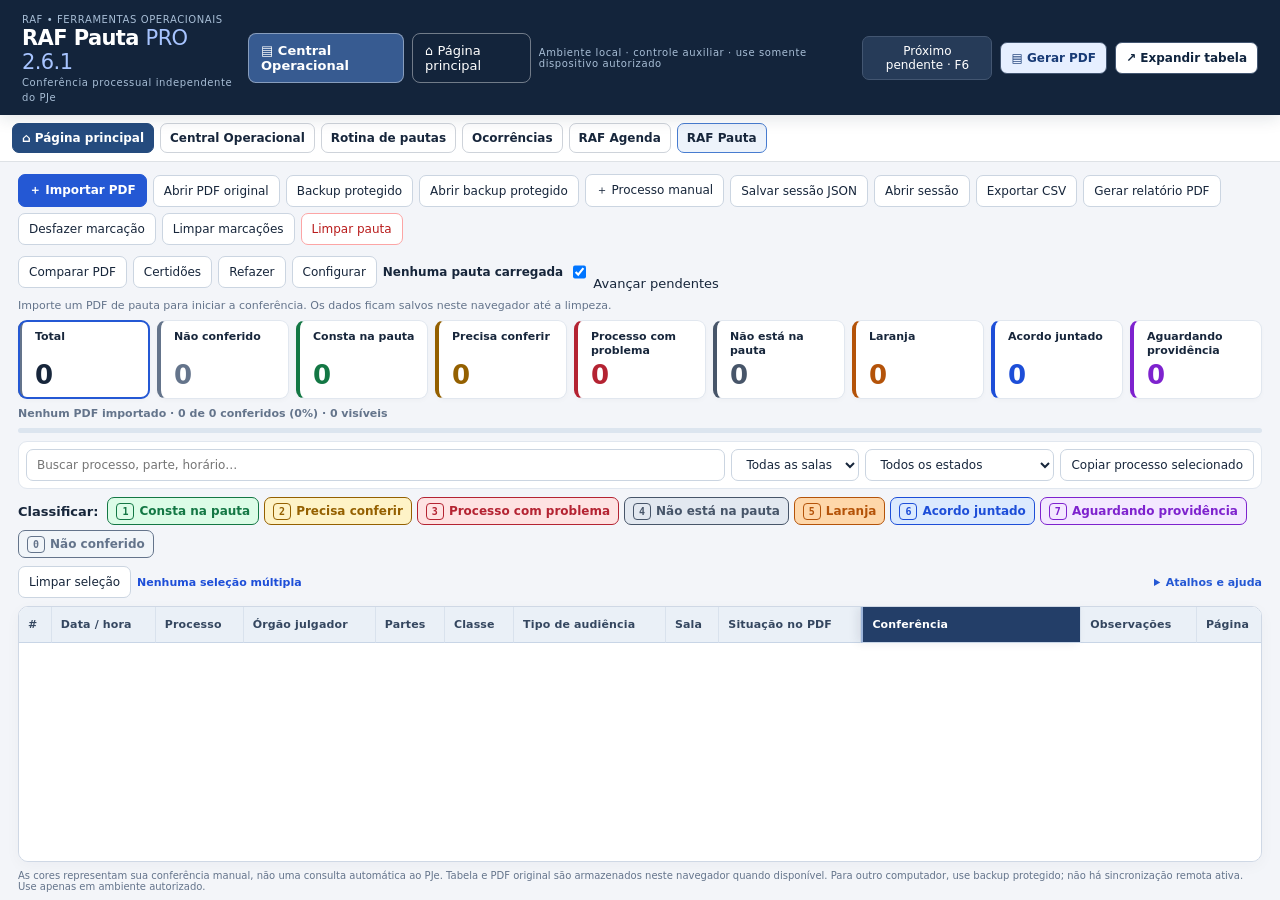
<file: pauta.html>
<!doctype html><html lang="pt-BR"><head><meta charset="utf-8"><meta name="viewport" content="width=device-width,initial-scale=1"><title>RAF Pauta Pro 2.6.1 | Conferência</title><style>
*{box-sizing:border-box}body{margin:0;background:#f1f5f9;color:#16253b;font:14px system-ui,sans-serif}header{background:#10243e;color:white;padding:22px 30px;display:flex;justify-content:space-between;align-items:center}h1{margin:0;font-size:24px}header small{color:#a8bed6}main{padding:22px 28px}button,input,select{font:inherit;border:1px solid #cbd5e1;border-radius:8px;padding:9px 12px;background:white;color:inherit}button{cursor:pointer}button:hover{filter:brightness(.96)}.primary{background:#2563eb;color:white;border-color:#2563eb}.tools,.filters,.legend{display:flex;gap:9px;flex-wrap:wrap;align-items:center;margin:14px 0}.cards{display:grid;grid-template-columns:repeat(auto-fit,minmax(135px,1fr));gap:12px}.metric{background:white;border:1px solid #dce4ed;border-radius:12px;padding:15px;text-align:left}.metric b{display:block;font-size:26px;margin-top:4px}.bar{height:8px;background:#dce5ef;border-radius:8px;overflow:hidden}.bar i{display:block;height:100%;background:#2563eb}.sheet{overflow:auto;max-height:65vh;border:1px solid #cbd5e1;border-radius:12px;background:white}table{border-collapse:separate;border-spacing:0;min-width:1450px;width:100%;font-size:13px}th{position:sticky;top:0;background:#e8eef6;z-index:2;text-align:left;padding:12px;white-space:nowrap}td{padding:10px;border-bottom:1px solid #dbe3ec;border-right:1px solid #e2e8f0;vertical-align:top;white-space:pre-wrap;outline:none}td:focus{box-shadow:inset 0 0 0 2px #2563eb;background:#eff6ff!important}tr.sel td:first-child{box-shadow:inset 4px 0 #2563eb}td:nth-child(3){min-width:185px;font-family:monospace}td:nth-child(4){min-width:190px}td:nth-child(5){min-width:300px}td:nth-child(6){min-width:150px}td:nth-child(10){min-width:145px}td:nth-child(11){min-width:210px}.s0{background:#fff}.s1{background:#dcfce7}.s2{background:#fef3c7}.s3{background:#fee2e2}.s4{background:#e2e8f0}.s5{background:#fed7aa}kbd{background:white;border:1px solid #b9c6d5;border-radius:4px;padding:2px 5px}#msg{color:#475569;min-height:20px}#search{min-width:280px}footer{padding:10px 0;color:#64748b} @media print{header,.tools,.filters,.legend,footer,#msg,.cards,.bar{display:none}main{padding:0}.sheet{max-height:none;overflow:visible}table{min-width:0;font-size:8px}td,th{padding:3px;min-width:0!important}*{print-color-adjust:exact}}
td.multi{box-shadow:inset 0 0 0 2px #2563eb;background-image:linear-gradient(#2563eb22,#2563eb22)}th{cursor:pointer}th.multi{background:#bfdbfe}#selectionInfo{font-weight:600;color:#1d4ed8} @media print{td.multi{box-shadow:none;background-image:none}}

#focusMode{white-space:nowrap;background:#fff;color:#10243e;font-weight:600}header .topRight{display:flex;align-items:center;gap:16px}body.focus-mode{height:100dvh;display:flex;flex-direction:column;overflow:hidden}body.focus-mode header{padding:9px 22px;flex:none}body.focus-mode header h1{font-size:19px}body.focus-mode header div:first-child small{display:none}body.focus-mode main{padding:8px 12px 12px;display:flex;flex-direction:column;flex:1;min-height:0}body.focus-mode main > :not(.sheet){display:none}body.focus-mode .sheet{flex:1;min-height:0;max-height:none} @media print{body.focus-mode{height:auto;overflow:visible;display:block}body.focus-mode main{display:block;padding:0}body.focus-mode .sheet{overflow:visible}}

header{position:sticky;top:0;z-index:10;padding:12px 22px} main{padding:12px 18px}.tools,.filters,.legend{margin:8px 0}.metric{padding:8px 12px}.metric b{font-size:22px}.sheet{max-height:68vh}th{position:sticky}th .resize{position:absolute;right:0;top:0;height:100%;width:8px;cursor:col-resize;touch-action:none}body.compact td{padding:4px 6px;font-size:12px}body.dark{background:#121c2b;color:#dce7f5}body.dark button,body.dark input,body.dark select,body.dark dialog,body.dark textarea{background:#203047;color:#eef4ff}body.dark th{background:#293d58;color:white}body.dark .s0{background:#18273a;color:#e2e8f0}body.dark tr:not(.s0){color:#172033}body.dark .metric:not(.s0){color:#172033}body.dark td:focus{color:#172033}body.dark .sheet{background:#18273a}dialog{border:1px solid #cbd5e1;border-radius:14px;padding:22px;width:min(680px,94vw);max-height:85vh;overflow:auto;color:#16253b}dialog::backdrop{background:#10243e88}dialog textarea{width:100%;min-height:130px;padding:10px;font:inherit}dialog h2{margin-top:0}dialog .tools{margin-top:15px}#liveTop{font-size:12px;color:#c7d8ee}body.mask td:nth-child(5){white-space:pre-wrap} .s6{background:#dbeafe}.s7{background:#f3e8ff}#context{position:fixed;z-index:30;background:white;color:#16253b;border:1px solid #cbd5e1;border-radius:8px;padding:5px;box-shadow:0 8px 24px #0003}#context button{display:block;width:100%;text-align:left;border:0} [hidden]{display:none!important} @media print{dialog,#context{display:none!important}}

:root{--bg:#f3f5f9;--panel:#fff;--ink:#17263b;--muted:#64748b;--line:#e1e7ef;--accent:#2458d4}body{height:100dvh;display:flex;flex-direction:column;overflow:hidden;background:var(--bg);font:13px 'Segoe UI',system-ui,sans-serif;color:var(--ink)}header{flex:none;position:relative;background:#13243b;padding:11px 22px;box-shadow:0 3px 16px #13243b20;gap:12px}header h1{font-size:21px;letter-spacing:-.6px}header small{font-size:10px;letter-spacing:.6px}header .topRight{gap:8px}header button{background:#263b58;border-color:#435671;color:white}main{flex:1;min-height:0;display:flex;flex-direction:column;padding:12px 18px 8px;gap:8px}button,input,select{border-radius:7px;padding:7px 10px;font-size:12px;transition:background .12s,border-color .12s;min-height:32px}button:hover{border-color:#8da6db}button:focus-visible{outline:2px solid #4579ee;outline-offset:2px}.tools,.filters,.legend{margin:0;gap:6px}.tools{flex:none}.primary{background:#2458d4;border-color:#2458d4;font-weight:600}.cards{display:grid;grid-template-columns:repeat(9,minmax(0,1fr));gap:7px;flex:none}.metric{position:relative;min-width:0;min-height:76px;padding:9px 10px 9px 13px;background:var(--panel)!important;border:1px solid var(--line);border-left:4px solid var(--tone,#64748b);border-radius:9px;box-shadow:0 2px 5px #14243b06;display:flex;flex-direction:column;justify-content:space-between;align-items:flex-start;font-size:11px;font-weight:600;white-space:normal;line-height:1.2}.metric b{font-size:26px;line-height:1.1;color:var(--tone,#17263b);font-variant-numeric:tabular-nums}.metric.active{outline:2px solid var(--tone,#2458d4);outline-offset:-2px}.s0{--tone:#64748b;--soft:#f1f5f9}.s1{--tone:#137744;--soft:#dcfce7}.s2{--tone:#946000;--soft:#fef3c7}.s3{--tone:#b42332;--soft:#fee2e2}.s4{--tone:#475569;--soft:#e2e8f0}.s5{--tone:#b45309;--soft:#fed7aa}.s6{--tone:#1d4ed8;--soft:#dbeafe}.s7{--tone:#7e22ce;--soft:#f3e8ff}#progress{margin:0;font-size:11px;color:var(--muted);font-weight:600}.bar{height:5px;flex:none}.bar i{background:#16834e;transition:width .2s}#msg{min-height:0;font-size:11px;color:var(--muted);white-space:nowrap;overflow:hidden;text-overflow:ellipsis}.filters{background:var(--panel);border:1px solid var(--line);border-radius:9px;padding:7px;flex:none}#search{flex:1;min-width:160px}.sheet{flex:1;min-height:0;max-height:none;border:1px solid #cfd8e5;border-radius:10px;box-shadow:0 4px 15px #14243b09;scrollbar-color:#a9b7ca #edf1f6}table{min-width:1250px;font-size:12px}th{background:#eaf0f7;color:#34465f;font-size:11px;letter-spacing:.15px;padding:11px 9px;border-bottom:1px solid #c8d5e6;border-right:1px solid #d9e2ed}td{padding:8px 9px;line-height:1.45;border-color:#dce4ed}td:nth-child(3){font-size:12px;font-weight:650;white-space:nowrap}td:nth-child(2){white-space:nowrap;font-variant-numeric:tabular-nums}tr.s0:nth-child(even){background:#f8fafc}tr:hover td{filter:brightness(.985)}td:first-child{border-left:4px solid var(--tone);text-align:center;color:#53657c;font-weight:600}th:nth-child(10),td:nth-child(10){position:sticky;right:0;z-index:1;min-width:190px!important;box-shadow:-4px 0 9px #17263b16;border-left:2px solid #9cb4d9}th:nth-child(10){z-index:4;background:#233e68;color:white}td:nth-child(10){background:var(--soft);color:var(--tone);font-weight:700;vertical-align:middle}td:nth-child(10):before{content:'';display:inline-block;width:8px;height:8px;border-radius:50%;background:var(--tone);margin-right:7px}td:nth-child(10).multi,td:nth-child(10):focus{box-shadow:inset 0 0 0 2px #2563eb,-4px 0 9px #17263b16}footer{padding:0;font-size:10px;color:var(--muted);flex:none}.legend{font-size:11px}.legend details{margin-left:auto}.legend details[open]{position:relative}.legend .helpContent{position:absolute;right:0;bottom:26px;background:var(--panel);border:1px solid var(--line);padding:12px;border-radius:10px;width:min(560px,90vw);z-index:20;box-shadow:0 8px 30px #14243b30;display:flex;flex-wrap:wrap;gap:10px}.legend summary{cursor:pointer;color:var(--accent);font-weight:600}.quick{display:flex;align-items:center;gap:5px;flex-wrap:wrap;flex:none}.quick button{background:var(--soft);color:var(--tone);border:1px solid var(--tone);font-weight:600;padding:4px 8px;min-height:28px}.quick kbd{font-size:10px;margin-right:5px;color:inherit;background:transparent;border-color:currentColor}.quick .qtitle{font-weight:650;margin-right:4px}.dark{--bg:#111b29;--panel:#203047;--ink:#e2e8f0;--muted:#a9bad0;--line:#35465e;--accent:#9bbcff}.dark .metric{color:#e2e8f0!important}.dark .metric b{color:#e2e8f0}.dark tr.s0:nth-child(even){background:#203047}.dark .quick button{background:var(--soft);color:var(--tone)}.dark th:nth-child(10){background:#34517e}.dark td:nth-child(10){color:var(--tone)}body.focus-mode .sheet{max-height:none}body.focus-mode main>.quick{display:flex}body.focus-mode main>.legend{display:none} @media(max-width:1050px){.cards{grid-template-columns:repeat(5,minmax(0,1fr))}.metric{min-height:58px}.metric b{font-size:20px}header .topRight>small{display:none}}@media print{body{height:auto;overflow:visible;display:block}main{display:block}.quick{display:none!important}th:nth-child(10),td:nth-child(10){position:static;min-width:0!important;box-shadow:none}.sheet{overflow:visible;max-height:none}table{min-width:0}}
.raf-return-nav{display:flex;gap:6px;align-items:center;flex-wrap:wrap;padding:8px 12px;border-bottom:1px solid #8491a344;background:var(--panel,#fff);color:var(--ink,#172942);font:600 12px system-ui,sans-serif}.raf-return-nav a,.raf-return-nav button{display:inline-flex;align-items:center;gap:4px;white-space:nowrap;text-decoration:none;color:inherit;background:transparent;border:1px solid #8491a366;border-radius:7px;padding:7px 9px;font:inherit;line-height:1.2;cursor:pointer}.raf-return-nav .raf-return-home{background:#254b7e;color:white;border-color:#254b7e}.raf-return-nav a[aria-current="page"]{font-weight:800;border-color:#477cd0;background:#477cd018}.raf-return-nav a:focus-visible,.raf-return-nav button:focus-visible{outline:2px solid #477cd0;outline-offset:2px}@media(max-width:650px){.raf-return-nav{gap:5px;padding:7px 9px}.raf-return-nav a,.raf-return-nav button{font-size:11px;padding:6px 8px}}@media print{.raf-return-nav{display:none!important}}</style><style>#reportTop{background:#e6efff;color:#183b76;font-weight:700;white-space:nowrap}#proDialog.report-dialog{width:min(1120px,95vw);max-width:95vw;max-height:92vh}.report-options{display:grid;grid-template-columns:repeat(auto-fit,minmax(180px,1fr));gap:8px;padding:12px;background:var(--bg);border-radius:8px}.report-options label{display:flex;gap:6px;align-items:center;flex-wrap:wrap}.report-options select{width:100%}.report-options fieldset{grid-column:1/-1;display:flex;gap:12px;flex-wrap:wrap;border:1px solid #cbd5e1;border-radius:6px}.report-preview{width:100%;height:48vh;background:white;border:1px solid #cbd5e1;border-radius:6px;display:block;margin:8px 0} </style><style>#proDialog.cert-dialog{width:min(1080px,94vw);max-width:94vw;max-height:90vh;padding:24px;border-radius:20px} .cert-kicker{font-size:11px;letter-spacing:.12em;text-transform:uppercase;font-weight:750;color:#64748b;margin:8px 0}.cert-process{padding:12px;border:1px solid #94a3b855;border-radius:10px;font-size:13px}.cert-shell{display:grid;grid-template-columns:minmax(240px, 1fr) minmax(300px,1.4fr);gap:24px;margin-top:18px}.cert-list,.cert-editor{min-width:0}.cert-list>input{width:100%;box-sizing:border-box;padding:12px;border-radius:10px}.cert-filters{display:flex;flex-wrap:wrap;gap:5px;margin:12px 0}.cert-filters button{font-size:11px;border-radius:20px;padding:6px 10px}.cert-filters .chosen,.cert-copy{background:#214d91!important;color:white!important}.cert-cards{display:grid;gap:8px;max-height:48vh;overflow:auto;padding:3px}.cert-card{display:flex;flex-direction:column;align-items:flex-start;text-align:left;gap:5px;width:100%;padding:13px!important;border-radius:12px!important;border:1px solid #94a3b855!important;background:transparent!important;color:inherit!important;white-space:normal!important}.cert-card.chosen{border-color:#5288df!important;box-shadow:inset 3px 0 #5288df;background:#5288df12!important}.cert-card small{color:#64748b;font-size:10px;text-transform:uppercase;letter-spacing:.08em}.cert-card strong{font-size:14px}.cert-card span{font-size:12px;opacity:.75;line-height:1.4}.cert-editor{border:1px solid #94a3b855;border-radius:16px;padding:20px}.cert-editor h3{font-size:22px;margin:10px 0 20px}.cert-fields{display:flex;gap:12px;margin-bottom:14px}.cert-fields label{flex:1;min-width:0}.cert-fields input{display:block;width:100%;box-sizing:border-box;margin-top:6px}.cert-editor textarea{width:100%;box-sizing:border-box;min-height:200px;padding:14px;line-height:1.7;font-size:15px;border-radius:10px;margin-top:8px}.cert-actions{display:flex;justify-content:flex-end;gap:8px;flex-wrap:wrap}.cert-actions button{padding:10px 15px}.cert-feedback{min-height:20px;font-weight:600}.cert-editor>p:last-child{font-size:12px;opacity:.75}@media(max-width:750px){.cert-shell{grid-template-columns:1fr}.cert-cards{max-height:25vh}}</style><style>
#proDialog.cert-dialog{--cp-bg:#f4f7fb;--cp-panel:#fff;--cp-text:#14253c;--cp-muted:#607086;--cp-border:#dce4ee;--cp-blue:#2356a8;--cp-soft:#edf4ff;width:min(1250px,96vw);max-width:96vw;max-height:94vh;padding:0;border:1px solid var(--cp-border);border-radius:22px;background:var(--cp-bg);color:var(--cp-text);box-shadow:0 30px 100px #0b1a3566;overflow:auto}
body.dark #proDialog.cert-dialog{--cp-bg:#121e30;--cp-panel:#18283e;--cp-text:#e5edf8;--cp-muted:#a5b5ca;--cp-border:#34465f;--cp-blue:#a5c6ff;--cp-soft:#243d62;background:var(--cp-bg);color:var(--cp-text)}
.cert-dialog::backdrop{background:#0b172b9c;backdrop-filter:blur(4px)}.cert-dialog *{box-sizing:border-box}.cert-dialog .cp-top{display:flex;align-items:center;justify-content:space-between;gap:16px;padding:22px 26px;background:var(--cp-panel);border-bottom:1px solid var(--cp-border)}.cp-brand{display:flex;align-items:center;gap:15px}.cp-emblem{width:48px;height:48px;border-radius:15px;background:linear-gradient(145deg,#1c3f70,#2864ac);color:white;display:grid;place-items:center;font:30px Georgia;box-shadow:0 7px 17px #2356a830}.cp-kicker{font-size:10px;font-weight:750;letter-spacing:.12em;color:var(--cp-muted)}.cp-top h2{font-size:25px;letter-spacing:-.035em;margin:3px 0!important}.cp-top p{margin:0;color:var(--cp-muted);font-size:12px}.cert-dialog .cp-close{font-size:25px;line-height:1;width:42px;height:42px;padding:0;border-radius:12px;background:var(--cp-bg);border:1px solid var(--cp-border);color:var(--cp-text)}.cp-context{display:flex;align-items:center;gap:12px;flex-wrap:wrap;margin:15px 24px 0;padding:11px 15px;background:var(--cp-panel);border:1px solid var(--cp-border);border-radius:12px}.cp-context strong{font-variant-numeric:tabular-nums;font-size:13px}.cp-context-note{margin-left:auto;color:var(--cp-muted);font-size:11px}.cp-shell{display:grid;grid-template-columns:minmax(300px, .9fr) minmax(390px,1.25fr);gap:18px;padding:18px 24px 24px;align-items:start}.cp-library,.cp-editor{min-width:0;background:var(--cp-panel);border:1px solid var(--cp-border);border-radius:16px;padding:16px}.cp-search{display:flex;align-items:center;gap:9px;padding:0 11px;background:var(--cp-bg);border:1px solid var(--cp-border);border-radius:10px}.cp-search span{font-size:24px;color:var(--cp-muted)}.cert-dialog .cp-search input{width:100%;min-width:0;border:0;background:transparent;color:var(--cp-text);outline:0;padding:11px 0}.cp-search:focus-within{outline:2px solid #558de3}.cp-filters{display:flex;flex-wrap:wrap;gap:6px;margin:12px 0}.cert-dialog .cp-chip{font-size:11px;padding:6px 10px;border:1px solid var(--cp-border);border-radius:20px;background:var(--cp-panel);color:var(--cp-muted)}.cert-dialog .cp-chip.cp-on{background:var(--cp-soft);border-color:var(--cp-blue);color:var(--cp-blue);font-weight:700}.cp-count{font-size:11px;color:var(--cp-muted);padding:0 2px 8px}.cp-list{display:grid;grid-template-columns:1fr;gap:8px;max-height:49vh;overflow:auto;padding:2px 5px 2px 2px;scrollbar-width:thin}.cp-card{position:relative;border:1px solid var(--cp-border);border-radius:12px;overflow:hidden;transition:background .14s,border-color .14s,box-shadow .14s}.cp-card:hover{border-color:#7c9bcc}.cp-card.cp-selected{background:var(--cp-soft);border-color:var(--cp-blue);box-shadow:inset 3px 0 var(--cp-blue)}.cert-dialog .cp-pick{display:flex;flex-direction:column;gap:5px;width:100%;text-align:left;padding:12px 42px 12px 13px;border:0;background:transparent;color:var(--cp-text);white-space:normal;filter:none}.cp-card-meta{font-size:10px;color:var(--cp-muted);font-weight:650}.cp-pick strong{font-size:14px;line-height:1.4}.cp-preview{font-size:12px;line-height:1.5;color:var(--cp-muted);display:-webkit-box;-webkit-line-clamp:2;-webkit-box-orient:vertical;overflow:hidden}.cert-dialog .cp-star{position:absolute;right:7px;top:8px;border:0;background:transparent;color:#b17b20;font-size:21px;padding:3px 5px;line-height:1}.cp-editor{padding:22px;min-height:430px}.cp-title{font-size:24px;letter-spacing:-.025em;line-height:1.25;margin:8px 0 10px}.cp-state{font-size:11px;font-weight:700;color:#16805b;margin-bottom:20px}.cp-pending{color:#b77912!important}.cp-fields{display:grid;grid-template-columns:repeat(auto-fit,minmax(160px,1fr));gap:10px;margin-bottom:18px}.cp-fields[hidden]{display:none}.cp-field{font-size:12px;font-weight:650;color:var(--cp-muted)}.cert-dialog .cp-field input{display:block;width:100%;margin-top:6px;background:var(--cp-bg);color:var(--cp-text);border:1px solid var(--cp-border);padding:11px}.cp-editor-label{display:flex;justify-content:space-between;align-items:center;gap:10px;font-size:12px}.cp-length{font-size:11px;color:var(--cp-muted)}.cert-dialog .cp-area{display:block;width:100%;min-height:200px;resize:vertical;padding:18px;margin:9px 0 15px;border:1px solid var(--cp-border);border-radius:12px;background:var(--cp-bg);color:var(--cp-text);line-height:1.8;font-size:15px}.cp-actions{display:flex;flex-wrap:wrap;justify-content:flex-end;gap:10px}.cert-dialog .cp-primary{background:#2055a4;color:white;border-color:#2055a4;font-weight:700;padding:12px 20px;box-shadow:0 4px 10px #2055a425}.cert-dialog .cp-secondary{background:var(--cp-panel);color:var(--cp-text);border-color:var(--cp-border);padding:12px 15px}.cert-dialog button:disabled{opacity:.45;cursor:not-allowed;box-shadow:none}.cp-feedback{font-size:12px;color:var(--cp-muted);min-height:20px;margin:12px 0 0}.cp-note,.cp-empty{font-size:12px;line-height:1.5;color:var(--cp-muted)}.cert-dialog button:focus-visible,.cert-dialog input:focus-visible,.cert-dialog textarea:focus-visible{outline:2px solid #649af0;outline-offset:2px}@media(min-width:1400px){.cp-list{grid-template-columns:1fr 1fr}}@media(max-width:800px){.cp-shell{grid-template-columns:1fr;padding:12px}.cp-top{padding:15px!important}.cp-context{margin:12px}.cp-list{max-height:29vh}.cp-context-note{margin-left:0}.cp-editor{padding:16px}}@media(prefers-reduced-motion:reduce){.cp-card{transition:none}}
</style></head><body><header><div><small>RAF • FERRAMENTAS OPERACIONAIS</small><h1>RAF Pauta <span style="color:#a7c4ff;font-weight:400">PRO 2.6.1</span></h1><small>Conferência processual independente do PJe</small></div><div class="topRight"><a href="./central/" style="color:#fff;text-decoration:none;background:#375b91;border:1px solid #ffffff66;padding:9px 12px;border-radius:8px;font-weight:700">▤ Central Operacional</a><a href="./" style="color:#fff;text-decoration:none;border:1px solid #ffffff66;padding:9px 12px;border-radius:8px">⌂ Página principal</a><small>Ambiente local · controle auxiliar · use somente dispositivo autorizado</small><button id="nextTop">Próximo pendente · F6</button><button id="reportTop" type="button">▤ Gerar PDF</button><button id="focusMode" type="button" aria-pressed="false" title="Ocultar ou mostrar os painéis de controle">↗ Expandir tabela</button></div></header><nav class="raf-return-nav" aria-label="Navegação entre módulos"><a class="raf-return-home" href="./index.html">⌂ Página principal</a><a href="./central/index.html">Central Operacional</a><a href="./central/index.html#rotina">Rotina de pautas</a><a href="./central/index.html#ocorrencias">Ocorrências</a><a href="./agenda.html">RAF Agenda</a><a aria-current="page" href="./pauta.html">RAF Pauta</a></nav><main><div class="tools"><button class="primary" id="upload">＋ Importar PDF</button><button id="originalPDF" disabled>Abrir PDF original</button><button id="vaultSave">Backup protegido</button><button id="vaultOpen">Abrir backup protegido</button><input id="vaultFile" type="file" accept=".rafvault" hidden><input type="file" id="pdf" accept="application/pdf" hidden><button id="add">＋ Processo manual</button><button id="save">Salvar sessão JSON</button><button id="restore">Abrir sessão</button><input type="file" id="json" accept=".json" hidden><button id="csv">Exportar CSV</button><button onclick="reportOpen()">Gerar relatório PDF</button><button id="undo">Desfazer marcação</button><button id="clearMarks">Limpar marcações</button><button id="clearAll" style="color:#b91c1c;border-color:#fca5a5">Limpar pauta</button></div><div class="tools" id="proTools"><button id="compare">Comparar PDF</button><input type="file" id="compareFile" accept="application/pdf" hidden><button id="cert">Certidões</button><button id="redo">Refazer</button><button id="settings">Configurar</button><span id="localStatus" role="status" style="font-size:12px;font-weight:600">● Salvamento automático local</span><label><input type="checkbox" id="autoNext" checked> Avançar pendentes</label></div><div id="msg" role="status"></div><div class="cards" id="cards"></div><p id="progress"></p><div class="bar"><i id="bar"></i></div><div class="filters"><input id="search" placeholder="Buscar processo, parte, horário…"><select id="room"><option value="">Todas as salas</option></select><select id="filter"><option value="">Todos os estados</option></select><button id="copy">Copiar processo selecionado</button></div><div class="quick" id="quick"><span class="qtitle">Classificar:</span></div><div class="legend"><button id="clearSelection">Limpar seleção</button><span id="selectionInfo"></span><details><summary>Atalhos e ajuda</summary><div class="helpContent"><span><kbd>Shift</kbd> + setas ou clique: intervalo</span><span><kbd>Ctrl</kbd> + clique: seleção avulsa</span><span><kbd>Shift</kbd> + <kbd>Espaço</kbd>: linha</span><span>Cores sempre aplicadas às linhas selecionadas · Clique no cabeçalho: coluna · clique no # da linha: linha</span><span><kbd>↑</kbd> <kbd>↓</kbd> <kbd>←</kbd> <kbd>→</kbd> navegar</span><span><kbd>Enter</kbd> editar célula</span><span><kbd>Esc</kbd> sair da edição</span><span><kbd>1</kbd> verde</span><span><kbd>2</kbd> amarelo</span><span><kbd>3</kbd> vermelho</span><span><kbd>4</kbd> fora da pauta</span><span><kbd>5</kbd> laranja</span><span><kbd>Ctrl</kbd> + <kbd>C</kbd> copiar células</span><span><kbd>0</kbd> limpar</span><span><kbd>6</kbd> acordo</span><span><kbd>7</kbd> aguardando providência</span><span>F2 editar · F4 observação · F6 próximo · F8 copiar e avançar · F9 expandir</span></div></details></div><div class="sheet"><table><thead><tr id="heads"></tr></thead><tbody id="body"></tbody></table></div><footer>As cores representam sua conferência manual, não uma consulta automática ao PJe. Tabela e PDF original são armazenados neste navegador quando disponível. Para outro computador, use backup protegido; não há sincronização remota ativa. Use apenas em ambiente autorizado.</footer></main>
<script>const initial=[];let rows=initial,source='Nenhum PDF importado',selected=null,col=2,history=[],picked=new Map(),anchor=null,mode="cell";const labels=['Não conferido','Consta na pauta','Precisa conferir','Processo com problema','Não está na pauta','Laranja','Acordo juntado','Aguardando providência'];const headers=['#','Data / hora','Processo','Órgão julgador','Partes','Classe','Tipo de audiência','Sala','Situação no PDF','Conferência','Observações','Página'];const $=x=>document.getElementById(x);const msg=t=>$('msg').textContent=t;const el=(tag,t)=>{let n=document.createElement(tag);n.textContent=t;return n};headers.forEach((h,i)=>{let th=el('th',h);th.onclick=e=>chooseColumn(i,e);$('heads').append(th)});labels.forEach((l,i)=>{$('filter').append(new Option(l,i))});function rooms(){let old=$('room').value;$('room').replaceChildren(new Option('Todas as salas',''));[...new Set(rows.map(r=>r.v[6]).filter(Boolean))].sort().forEach(s=>$('room').append(new Option(s,s)));$('room').value=old}function visible(){let q=$('search').value.toLowerCase(),s=$('filter').value,a=$('room').value;return rows.filter(r=>(!q||[...r.v,r.n].join(' ').toLowerCase().includes(q))&&(!a||r.v[6]===a)&&(s===''||r.s===+s))}function stats(){[...$('quick').querySelectorAll('button')].forEach((b,j)=>{let i=[1,2,3,4,5,6,7,0][j];if(b.lastChild)b.lastChild.textContent=labels[i]});let c=Array(labels.length).fill(0);rows.forEach(r=>c[r.s]++);$('cards').replaceChildren();['Total',...labels].forEach((l,i)=>{let b=el('button',l);b.className='metric '+(i?'s'+(i-1):'')+($('filter').value===(i?String(i-1):'')?' active':'');b.append(el('b',i?c[i-1]:rows.length));b.onclick=()=>{$('filter').value=i?i-1:'';render()};$('cards').append(b)});let pc=rows.length?Math.round(100*(rows.length-c[0]-c[2])/rows.length):0;$('progress').textContent=`${source} · ${rows.length-c[0]-c[2]} de ${rows.length} conferidos (${pc}%) · ${visible().length} visíveis`;$('bar').style.width=pc+'%'}function resetPick(){picked.clear();anchor=null;mode='cell'}function put(r,c){if(!r)return;if(!picked.has(r))picked.set(r,new Set());picked.get(r).add(c)}function toggle(r,c){if(picked.get(r)?.has(c)){picked.get(r).delete(c);if(!picked.get(r).size)picked.delete(r)}else put(r,c)}function paint(){let list=visible(),n=0,k=0;for(let tr of $('body').rows){let set=picked.get(tr._r);tr.classList.toggle('sel',tr._r===selected);if(set?.size){n++;k+=set.size}for(let i=0;i<tr.cells.length;i++)tr.cells[i].classList.toggle('multi',!!set?.has(i))}for(let i=0;i<12;i++)$('heads').cells[i].classList.toggle('multi',!!list.length&&list.every(r=>picked.get(r)?.has(i)));$('selectionInfo').textContent=n?`${n} linha(s) · ${k} célula(s) selecionada(s)`:'Nenhuma seleção múltipla'}function range(r,c){let list=visible();if(!anchor||!list.includes(anchor.r))anchor={r:selected||r,c:col};let a=list.indexOf(anchor.r),b=list.indexOf(r);if(a<0||b<0)return;picked.clear();for(let j=Math.min(a,b);j<=Math.max(a,b);j++)for(let i=mode==='row'?0:Math.min(anchor.c,c);i<=(mode==='row'?11:Math.max(anchor.c,c));i++)put(list[j],i)}function choose(r,c,e){if(!r)return;if(e.shiftKey){range(r,c)}else if(e.ctrlKey||e.metaKey){if(!picked.size&&selected&&selected!==r)put(selected,col);if(c===0){let full=picked.get(r)?.size===12;for(let i=0;i<12;i++)full?picked.get(r)?.delete(i):put(r,i);if(full)picked.delete(r)}else toggle(r,c);anchor={r,c};mode='cell'}else{resetPick();anchor={r,c};mode=c===0?'row':'cell';if(c===0)for(let i=0;i<12;i++)put(r,i);else put(r,c)}focus(r,c);paint()}function chooseColumn(c,e){let list=visible();if(!list.length)return;let start=e.shiftKey&&mode==='column'&&anchor?anchor.c:c;if(!e.ctrlKey&&!e.metaKey)picked.clear();let remove=(e.ctrlKey||e.metaKey)&&list.every(r=>picked.get(r)?.has(c));for(let r of list)for(let i=Math.min(start,c);i<=Math.max(start,c);i++)remove?toggle(r,i):put(r,i);if(!e.shiftKey||mode!=='column')anchor={r:list[0],c};mode='column';focus(list[0],c);paint()}function focus(r,c){if(!r)return;selected=r;col=c;let tr=[...$('body').rows].find(t=>t._r===r);if(tr){tr.cells[c].focus();tr.cells[c].scrollIntoView({block:'nearest',inline:'nearest'})}}$('clearSelection').onclick=()=>{resetPick();paint();focus(selected,col)};function render(){let list=visible();for(let r of picked.keys())if(!list.includes(r))picked.delete(r);if(anchor&&!list.includes(anchor.r))anchor=null;if(!list.includes(selected))selected=list[0]||null;$('body').replaceChildren();for(let r of list){let tr=document.createElement('tr');tr._r=r;tr.className='s'+r.s+(selected===r?' sel':'');let values=[rows.indexOf(r)+1,...r.v,labels[r.s],r.n,r.page];if(document.body.classList.contains('mask'))values[4]=maskText(values[4]);values.forEach((v,i)=>{let td=el('td',v??'');td.tabIndex=0;td.onmousedown=e=>{if(!td.isContentEditable&&e.button===0){e.preventDefault();choose(r,i,e)}};td.onfocus=()=>{selected=r;col=i;paint()};td.ondblclick=()=>edit(td,r,i);if(i===9){td.title='Clique duas vezes para alternar classificação';td.ondblclick=()=>mark((r.s+1)%labels.length,false)}tr.append(td)});$('body').append(tr)}stats();paint();applyColumns();persist()}function edit(td,r,i){if(i===9){mark((r.s+1)%labels.length,false);return}if(i<1||i>10)return;td.contentEditable='true';td.focus();let commit=()=>{if(i===10)r.n=td.textContent;else r.v[i-1]=td.textContent;persist()};td.oninput=commit;td.onblur=()=>{commit();td.contentEditable='false';td.oninput=null;stats()}}function mark(s,advance=true){if(!selected)return;let list=visible(),targets=list.filter(r=>picked.get(r)?.size);if(!targets.length)targets=[selected];let after=list.slice(list.indexOf(targets[targets.length-1])+1);let next=$('autoNext').checked?(after.find(r=>r.s===0||r.s===2)||list.find(r=>!targets.includes(r)&&(r.s===0||r.s===2))):after[0];redoStack=[];history.push(targets.map(r=>[r,r.s]));targets.forEach(r=>r.s=s);resetPick();render();focus(advance&&next&&visible().includes(next)?next:selected,col);persist();msg(`${targets.length} processo(s): ${labels[s]}.`)}document.addEventListener('copy',e=>{let t=e.target;if(t.isContentEditable||/INPUT|SELECT|TEXTAREA/.test(t.tagName)||t.tagName!=='TD'||!selected||!e.clipboardData)return;let list=visible(),targets=list.filter(r=>picked.get(r)?.size);if(!targets.length)targets=[selected];let cols=[...new Set(targets.flatMap(r=>[...(picked.get(r)||[col])]))].sort((a,b)=>a-b);let value=targets.map(r=>{let values=[rows.indexOf(r)+1,...r.v,labels[r.s],r.n,r.page];if(document.body.classList.contains('mask'))values[4]=maskText(values[4]);return cols.map(c=>picked.size&&!picked.get(r)?.has(c)?'':String(values[c]??'')).join('\t')}).join('\n');e.preventDefault();e.clipboardData.setData('text/plain',value);msg('Conteúdo copiado.');});document.addEventListener('keydown',e=>{if(document.querySelector('dialog[open]'))return;let t=e.target;if(t.isContentEditable){if(e.key==='Escape'||e.key==='Enter'&&!e.shiftKey){e.preventDefault();t.blur();focus(selected,col)}return}if(/INPUT|SELECT|TEXTAREA|BUTTON/.test(t.tagName)||e.altKey)return;if(e.ctrlKey||e.metaKey)return;if(/^[0-7]$/.test(e.key)){e.preventDefault();mark(+e.key);return}let list=visible(),idx=list.indexOf(selected);if(!list.length)return;if(e.key==='Escape'){resetPick();paint()}if(e.shiftKey&&e.code==='Space'){e.preventDefault();resetPick();anchor={r:selected,c:0};mode='row';for(let i=0;i<12;i++)put(selected,i);paint();return}if(e.key.startsWith('Arrow')){e.preventDefault();let r=list[Math.max(0,Math.min(list.length-1,idx+(e.key==='ArrowDown'?1:e.key==='ArrowUp'?-1:0)))],c=Math.max(0,Math.min(11,col+(e.key==='ArrowRight'?1:e.key==='ArrowLeft'?-1:0)));if(e.shiftKey){if(!anchor)anchor={r:selected,c:col};range(r,c)}else resetPick();focus(r,c);paint()}if(e.key==='Enter'&&t.tagName==='TD'){e.preventDefault();edit(t,selected,col)}});['search','room','filter'].forEach(id=>$(id).oninput=render);$('undo').onclick=()=>{let h=history.pop();if(h){redoStack.push(h.map(([r])=>[r,r.s]));h.forEach(([r,old])=>r.s=old);resetPick();selected=h[0][0];render();focus(selected,col);persist()}};$('clearMarks').onclick=()=>{if(!rows.length||!confirm('Limpar todas as classificações, mantendo processos e observações?'))return;rows.forEach(r=>r.s=0);history=[];redoStack=[];resetPick();$('filter').value='';render();msg('Todas as marcações foram limpas.');};$('clearAll').onclick=()=>{if(!confirm('Apagar todos os processos, marcações, observações e PDF original da pauta atual deste navegador? Exporte a sessão antes se necessário.'))return;if(!clearPersisted())return;rows=[];source='Nenhuma pauta carregada';selected=null;history=[];redoStack=[];resetPick();$('search').value='';$('filter').value='';$('room').value='';rooms();render();msg('Pauta limpa. Importe um novo PDF ou abra uma sessão salva.');};$('add').onclick=()=>{let r={v:Array(8).fill(''),s:0,n:'',page:'Manual'};rows.push(r);$('filter').value='';$('room').value='';$('search').value='';selected=r;render();focus(r,2);edit(document.activeElement,r,2)};function dl(name,content,type){let a=document.createElement('a');a.href=URL.createObjectURL(new Blob([content],{type}));a.download=name;a.click();setTimeout(()=>URL.revokeObjectURL(a.href),1000)}$('save').onclick=()=>dl('RAF-pauta-sessao.json',JSON.stringify({rows,source},null,2),'application/json');$('restore').onclick=()=>$('json').click();$('json').onchange=async e=>{try{let a=JSON.parse(await e.target.files[0].text());if(!Array.isArray(a.rows)||!a.rows.every(r=>Array.isArray(r.v)&&r.v.length===8&&r.v.every(x=>typeof x==='string')&&Number.isInteger(r.s)&&r.s>=0&&r.s<labels.length&&typeof r.n==='string'))throw Error('Formato inválido');if(rows.length){msg('A pauta atual está protegida. Exporte o JSON e use Limpar pauta antes de abrir outra sessão.');return;}if(storageBlocked){msg('Armazenamento bloqueado. Recarregue ou limpe a sessão explicitamente antes de importar.');return;}rows=a.rows;source=String(a.source||'Sessão');history=[];redoStack=[];resetPick();rooms();render();msg('Sessão restaurada.')}catch(err){msg(err.message)}finally{e.target.value=''}};$('csv').onclick=()=>{let esc=x=>'"'+String(x??'').replace(/^[=+\-@\t\r]/,"'$&").replace(/"/g,'""')+'"';dl('RAF-pauta.csv','\ufeff'+[headers,...rows.map((r,i)=>[i+1,...r.v,labels[r.s],r.n,r.page])].map(r=>r.map(esc).join(';')).join('\r\n'),'text/csv;charset=utf-8')};$('copy').onclick=async()=>{if(!selected)return;try{await navigator.clipboard.writeText(selected.v[1]);msg('Número copiado.')}catch{msg('Selecione o número na célula e use Ctrl+C.')}};
$('upload').onclick=()=>$('pdf').click();
let libPromise,importBusy=false,pdfRef=null;
const PDF_SOURCES=[['https://cdnjs.cloudflare.com/ajax/libs/pdf.js/3.11.174/pdf.min.js','https://cdnjs.cloudflare.com/ajax/libs/pdf.js/3.11.174/pdf.worker.min.js'],['https://cdn.jsdelivr.net/npm/pdfjs-dist@3.11.174/build/pdf.min.js','https://cdn.jsdelivr.net/npm/pdfjs-dist@3.11.174/build/pdf.worker.min.js']];
function lib(){if(window.pdfjsLib)return Promise.resolve(window.pdfjsLib);return libPromise||(libPromise=(async()=>{for(let [url,worker] of PDF_SOURCES){try{await new Promise((resolve,reject)=>{let script=document.createElement('script'),timer=setTimeout(()=>{script.remove();reject(Error('Tempo excedido'))},12000);script.src=url;script.onload=()=>{clearTimeout(timer);resolve()};script.onerror=()=>{clearTimeout(timer);script.remove();reject(Error('Biblioteca indisponível'))};document.head.append(script)});if(window.pdfjsLib){window.pdfjsLib.GlobalWorkerOptions.workerSrc=worker;return window.pdfjsLib}}catch(e){}}throw Error('Não foi possível carregar o leitor PDF. Verifique bloqueio de rede ou conexão.');})().catch(e=>{libPromise=null;throw e}))}
const CNJ=/\d{7}-\d{2}\.\d{4}\.\d\.\d{2}\.\d{4}/;
function readPjePage(items,height,page,dynamic=false){
 let bounds=[60,124.5,224.7,389.4,554.2,611.5,668.8,726.1,842];
 let header=items.find(x=>/^Data$/i.test(x.t));
 if(dynamic&&header){let names=[/^Data$/i,/^Processo$/i,/^Órgão julgador$/i,/^Partes$/i,/^Classe$/i,/^Tipo de(?: audiência)?$/i,/^Sala$/i,/^Situação$/i];let found=names.map(re=>items.find(x=>Math.abs(x.y-header.y)<8&&re.test(x.t)));if(found.every(Boolean)&&found.every((x,i)=>i===0||x.x>found[i-1].x+10)){bounds=found.map(x=>x.x-3).concat(842)}}
 let anchors=items.filter(x=>x.x>=bounds[0]-12&&x.x<bounds[1]&&/^\d{1,2}\/\d{1,2}\/\d{2,4}(?:\s|$)/.test(x.t)).sort((a,b)=>a.y-b.y);
 anchors=anchors.filter((x,i)=>!i||Math.abs(x.y-anchors[i-1].y)>2);
 let out=[],errors=[];
 for(let j=0;j<anchors.length;j++){
  let anchor=anchors[j],end=anchors[j+1]?.y??height-25,cells=Array.from({length:8},()=>[]);
  for(let x of items){if(x.y<anchor.y-3||x.y>=end-3)continue;if(j===anchors.length-1&&/^\d+$/.test(x.t)&&x.y>height-65&&x.x>350&&x.x<490)continue;let c=bounds.findIndex((v,i)=>i<8&&x.x>=v-1&&x.x<bounds[i+1]-1);if(c>=0)cells[c].push(x)}
  let v=cells.map(z=>z.sort((a,b)=>Math.abs(a.y-b.y)<2?a.x-b.x:a.y-b.y).map(x=>x.t).join(' '));
  let id=v[1].replace(/\s/g,'').match(CNJ);if(!id){errors.push('página '+page+', linha '+(j+1)+': número CNJ não reconhecido');continue}
  v[1]=id[0];v[4]=v[4].replace(/PROCEDIME\s*NTO/g,'PROCEDIMENTO');out.push({v,s:0,n:'',page});
 }
 if(!dynamic&&(!out.length||errors.length)){let alt=readPjePage(items,height,page,true);if(alt.out.length>out.length&&alt.errors.length<=errors.length)return alt;}return {out,errors,anchors:anchors.length};
}
async function parse(file){let pdfjs=await lib(),bytes=new Uint8Array(await file.arrayBuffer()),task=pdfjs.getDocument({data:bytes,isEvalSupported:false}),pdf=await task.promise,out=[],errors=[];try{for(let page=1;page<=pdf.numPages;page++){msg('Lendo página '+page+' de '+pdf.numPages+'…');let pg=await pdf.getPage(page),vp=pg.getViewport({scale:1}),tc=await pg.getTextContent();let items=tc.items.filter(x=>x.str&&x.str.trim()).map(x=>({t:x.str.trim(),x:x.transform[4]*842/vp.width,y:vp.height-x.transform[5]}));let p=readPjePage(items,vp.height,page);out.push(...p.out);errors.push(...p.errors);if(!p.anchors)errors.push('página '+page+': nenhuma data de audiência reconhecida (layout diferente, página sem pauta ou imagem digitalizada)');}
 if(!out.length)throw Error('Nenhum processo reconhecido. '+errors.slice(0,4).join('; ')+'. Use PDF textual original do PJe.');
 if(errors.length){let detail=errors.slice(0,12).join('\n');if(!confirm('Foram reconhecidas '+out.length+' linhas, mas há '+errors.length+' ocorrências de leitura:\n'+detail+'\n\nImportar SOMENTE as linhas reconhecidas para revisão? A pauta ficará incompleta até ser comparada ao PDF.'))throw Error('Importação interrompida pelo usuário. Nenhuma pauta foi substituída.');out.partial=errors.length}
 return out;}finally{await pdf.destroy().catch(()=>{})}}
function pdfDB(){return new Promise((resolve,reject)=>{let r=indexedDB.open('raf-pauta-pdf-v1',1);r.onupgradeneeded=()=>r.result.createObjectStore('files');r.onsuccess=()=>resolve(r.result);r.onerror=()=>reject(r.error)})}
async function pdfIO(mode,key,value){let db=await pdfDB();return new Promise((resolve,reject)=>{let tx=db.transaction('files',mode==='get'?'readonly':'readwrite'),st=tx.objectStore('files'),q=mode==='get'?st.get(key):mode==='delete'?st.delete(key):st.put(value,key);tx.oncomplete=()=>{db.close();resolve(q.result)};tx.onerror=tx.onabort=()=>{db.close();reject(tx.error||Error('Armazenamento PDF indisponível'))}})}
function pdfButton(){$('originalPDF').disabled=!pdfRef}
async function storeOriginal(file){let key=crypto.randomUUID();await pdfIO('put',key,{blob:file,name:file.name||'pauta.pdf'});return key}
$('pdf').onchange=async e=>{let file=e.target.files[0];if(!file||importBusy)return;importBusy=true;$('upload').disabled=true;try{if(rows.length)throw Error('A pauta atual está protegida. Exporte o backup e use Limpar pauta antes de importar outra.');if(storageBlocked)throw Error('Armazenamento bloqueado. Recarregue a página.');let out=await parse(file);if(rows.length||storageBlocked)throw Error('A sessão mudou durante a leitura.');let partial=out.partial||0,pdfWarning='';try{pdfRef=await storeOriginal(file)}catch(e){pdfWarning=' PDF original não salvo: armazenamento indisponível. Guarde seu arquivo.';pdfRef=null}rows=out;source=file.name+(partial?' — IMPORTAÇÃO PARCIAL ('+partial+' ocorrências)':'');history=[];redoStack=[];resetPick();$('search').value='';$('filter').value='';rooms();$('room').value='';render();pdfButton();msg(out.length+' linhas importadas. '+(partial?'ATENÇÃO: importação parcial. Confira todas as páginas. ':'Confira a quantidade e os campos com o PDF original. ')+pdfWarning+(storageBlocked?' Sessão não salva.':''));}catch(err){msg('Falha na importação: '+err.message)}finally{importBusy=false;$('upload').disabled=false;e.target.value=''}};
$('originalPDF').onclick=async()=>{try{let f=pdfRef&&await pdfIO('get',pdfRef);if(!f?.blob)throw Error('PDF não encontrado. Reimporte ou use o backup original.');let u=URL.createObjectURL(f.blob);let a=document.createElement('a');a.href=u;a.target='_blank';a.rel='noopener';a.click();setTimeout(()=>URL.revokeObjectURL(u),60000)}catch(e){msg(e.message)}};

function maskText(v){return String(v).replace(/\d{3}\.\d{3}\.\d{3}-\d{2}|\d{2}\.\d{3}\.\d{3}\/\d{4}-\d{2}/g,'[documento oculto]')}
const STORAGE_KEY='raf-pauta-pro';let savedRaw=null,storageReady=false,storageBlocked=false,restored=false;
function storageStatus(t,bad=false){$('localStatus').textContent=t;$('localStatus').style.color=bad?'#b45309':''}
function validSession(a){return a&&Array.isArray(a.rows)&&a.rows.every(r=>r&&Array.isArray(r.v)&&r.v.length===8&&r.v.every(x=>typeof x==='string')&&Number.isInteger(r.s)&&r.s>=0&&r.s<labels.length&&typeof r.n==='string');}
function persist(){if(!storageReady||storageBlocked)return false;try{if(localStorage.getItem(STORAGE_KEY)!==savedRaw){storageBlocked=true;storageStatus('! Outra aba alterou a pauta — exporte ou recarregue',true);return false}let raw=JSON.stringify({rows,source,pdfRef,pos:rows.indexOf(selected),col,labels,updated:new Date().toISOString()});localStorage.setItem(STORAGE_KEY,raw);savedRaw=raw;storageStatus(rows.length?'✓ Tabela salva neste navegador'+(pdfRef?' · PDF vinculado':''):'Nenhuma pauta carregada');return true;}catch(e){storageStatus('! Não salvo — exporte JSON',true);return false}}
function restoreLocal(){try{savedRaw=localStorage.getItem(STORAGE_KEY);if(savedRaw!==null){let a=JSON.parse(savedRaw);if(!validSession(a))throw Error('Sessão local inválida');rows=a.rows;pdfRef=typeof a.pdfRef==='string'?a.pdfRef:null;pdfButton();source=String(a.source||'Sessão local');selected=rows[a.pos]||null;col=Number.isInteger(a.col)&&a.col>=0&&a.col<headers.length?a.col:2;if(Array.isArray(a.labels)&&a.labels.length===labels.length)for(let i=5;i<=7;i++){if(typeof a.labels[i]==='string'&&a.labels[i].trim()){labels[i]=a.labels[i];$('filter').options[i+1].text=labels[i];}}restored=true;}storageReady=true;}catch(e){storageBlocked=true;storageStatus('! Sessão local indisponível — não sobrescrita',true);}}
function clearPersisted(){try{if(localStorage.getItem(STORAGE_KEY)!==savedRaw){storageStatus('! Outra aba alterou a pauta — recarregue antes de limpar',true);return false;}localStorage.removeItem(STORAGE_KEY);let oldPDF=pdfRef;pdfRef=null;pdfButton();if(oldPDF)pdfIO('delete',oldPDF).catch(()=>msg('Não foi possível excluir o PDF local.'));savedRaw=null;storageBlocked=false;storageReady=true;return true;}catch(e){storageStatus('! Não foi possível limpar o armazenamento',true);return false;}}
window.addEventListener('storage',e=>{if(e.key===STORAGE_KEY||e.key===null){storageBlocked=true;storageStatus('! Outra aba alterou a pauta — exporte ou recarregue',true);}});

const VAULT_ITER=310000;
const enc=new TextEncoder(),dec=new TextDecoder();
function bytes64(bytes){let parts=[];for(let i=0;i<bytes.length;i+=8192)parts.push(String.fromCharCode(...bytes.subarray(i,i+8192)));return btoa(parts.join(''))}
function from64(s){return Uint8Array.from(atob(s),c=>c.charCodeAt(0))}
async function vaultKey(pass,salt){let base=await crypto.subtle.importKey('raw',enc.encode(pass),'PBKDF2',false,['deriveKey']);return crypto.subtle.deriveKey({name:'PBKDF2',salt,iterations:VAULT_ITER,hash:'SHA-256'},base,{name:'AES-GCM',length:256},false,['encrypt','decrypt'])}
$('vaultSave').onclick=async()=>{try{if(!rows.length)throw Error('Nenhuma pauta carregada.');let pass=prompt('Crie uma senha de pelo menos 12 caracteres para o backup protegido. Não use sua senha institucional.');if(pass===null)return;if(pass.length<12)throw Error('Senha muito curta.');if(prompt('Repita a senha do backup.')!==pass)throw Error('Senhas diferentes.');let original=pdfRef?await pdfIO('get',pdfRef):null;if(pdfRef&&!original?.blob)throw Error('PDF original indisponível; confirme a sessão antes do backup.');let payload={rows,source,labels,pdf:original?{name:original.name,data:bytes64(new Uint8Array(await original.blob.arrayBuffer()))}:null};let salt=crypto.getRandomValues(new Uint8Array(16)),iv=crypto.getRandomValues(new Uint8Array(12)),key=await vaultKey(pass,salt),cipher=new Uint8Array(await crypto.subtle.encrypt({name:'AES-GCM',iv},key,enc.encode(JSON.stringify(payload))));dl('RAF-pauta-protegida.rafvault',JSON.stringify({v:1,salt:bytes64(salt),iv:bytes64(iv),cipher:bytes64(cipher)}),'application/octet-stream');msg('Backup protegido gerado. Transfira apenas por meio autorizado e guarde a senha separadamente.')}catch(e){msg('Backup: '+e.message)}};
$('vaultOpen').onclick=()=>$('vaultFile').click();
$('vaultFile').onchange=async e=>{let f=e.target.files[0];try{if(!f)return;if(rows.length||storageBlocked||importBusy)throw Error('Exporte e limpe a pauta atual antes de abrir outro backup.');if(f.size>120*1024*1024)throw Error('Backup grande demais.');let pass=prompt('Senha do backup protegido');if(pass===null)return;let v=JSON.parse(await f.text());if(v.v!==1)throw Error('Formato de backup incompatível.');let salt=from64(v.salt),iv=from64(v.iv);if(salt.length!==16||iv.length!==12)throw Error('Backup inválido.');let key=await vaultKey(pass,salt),clear=await crypto.subtle.decrypt({name:'AES-GCM',iv},key,from64(v.cipher)),p=JSON.parse(dec.decode(clear));if(!validSession(p))throw Error('Sessão inválida.');if(rows.length||storageBlocked)throw Error('A sessão mudou.');if(p.pdf){let file=new File([from64(p.pdf.data)],String(p.pdf.name||'pauta.pdf'),{type:'application/pdf'});pdfRef=await storeOriginal(file)}rows=p.rows;source=String(p.source||'Backup protegido');if(Array.isArray(p.labels)&&p.labels.length===labels.length)for(let i=5;i<=7;i++)if(typeof p.labels[i]==='string'&&p.labels[i].trim()){labels[i]=p.labels[i];$('filter').options[i+1].text=labels[i]}history=[];redoStack=[];resetPick();$('search').value='';$('filter').value='';rooms();$('room').value='';render();pdfButton();msg('Backup protegido restaurado. Confira a pauta e continue.')}catch(err){msg('Não foi possível abrir o backup. '+(err.name==='OperationError'?'Senha incorreta ou arquivo corrompido.':err.message))}finally{e.target.value=''}};

function applyColumns(){if(!window.rafCols)return;document.querySelectorAll('tr').forEach(tr=>[...tr.cells].forEach((td,i)=>{td.style.display=rafCols.hidden.has(i)?'none':'';if(rafCols.width[i]){td.style.width=rafCols.width[i]+'px';td.style.minWidth=rafCols.width[i]+'px';td.style.maxWidth=rafCols.width[i]+'px';td.style.overflowWrap='anywhere'}}));}
function nextPending(){let a=visible(),i=a.indexOf(selected),r=a.slice(i+1).concat(a.slice(0,i+1)).find(r=>r.s===0||r.s===2);if(r){resetPick();focus(r,2);paint();persist()}else msg('Nenhum processo pendente nos filtros atuais.')}
function modal(title){let d=$('proDialog');d.classList.remove('report-dialog');d.replaceChildren(el('h2',title));let close=el('button','Fechar');close.onclick=()=>d.close();d.append(close);d.showModal();return d}
function action(d,label,fn){let b=el('button',label);b.onclick=fn;d.append(b);return b}
const CERT_MODELS=[{"id": 1, "title": "Audiência designada", "group": "Audiências", "text": "Certifico que os presentes autos encontram-se aguardando audiência de conciliação designada.", "pending": false}, {"id": 2, "title": "Acordo · Juiz Titular", "group": "Acordos", "text": "Certifico que, considerando o acordo juntado, retiro o feito da pauta de audiências e remeto ao MM. Juiz Titular.", "pending": false}, {"id": 3, "title": "Acordo · Juiz Leigo", "group": "Acordos", "text": "Certifico que, considerando o acordo juntado, retiro o feito da pauta de audiências e remeto ao Juiz Leigo responsável.", "pending": false}, {"id": 4, "title": "Acordo · Juíza Leiga", "group": "Acordos", "text": "Certifico que, considerando o acordo juntado, retiro o feito da pauta de audiências e remeto à Juíza Leiga responsável.", "pending": false}, {"id": 5, "title": "AR negativo", "group": "Citações e diligências", "text": "Certifico que o feito foi retirado da pauta de audiências em face do AR negativo de index [ÍNDICE]. Fica a parte autora intimada a se manifestar sobre o AR negativo.", "pending": false}, {"id": 6, "title": "Diligência negativa", "group": "Citações e diligências", "text": "Certifico que o feito foi retirado da pauta de audiências em face de devolução de Diligência negativa de index [ÍNDICE]. Fica a parte autora intimada a se manifestar sobre certidão do OJA.", "pending": false}, {"id": 7, "title": "AR assinado por terceiros", "group": "Citações e diligências", "text": "Certifico que o AR de id.[ÍNDICE] foi assinado por terceiros.", "pending": false}, {"id": 8, "title": "Sem tempo hábil", "group": "Audiências", "text": "Certifico que, não há tempo hábil para cumprimento do despacho de id.[ÍNDICE], tendo em vista que a audiência está designada para o dia [DATA].", "pending": false}, {"id": 9, "title": "Arquivamento indevido", "group": "Arquivo", "text": "Certifico que os autos foram arquivados indevidamente.", "pending": false}, {"id": 10, "title": "Pedido de desentranhamento", "group": "Petições", "text": "Certifico que, na petição de index [ÍNDICE PEDIDO] consta pedido de desentranhamento da petição de index [ÍNDICE PETIÇÃO]", "pending": false}, {"id": 11, "title": "Erro na expedição de AR · SISCOR", "group": "Citações e diligências", "text": "Certifico que compulsando o sistema SISCOR, verifiquei que houve erro na expedição da citação por AR", "pending": true}, {"id": 12, "title": "OK para audiência", "group": "Audiências", "text": "", "pending": true}];
const certFavorites=new Set();
let certLast=1;
const certDrafts=new Map(); // drafts exist only while the catalogue is open
function certs(){
 const d=modal('Catálogo de certidões');d.classList.add('cert-dialog');d.setAttribute('aria-label','Catálogo de certidões');d.replaceChildren();
 certDrafts.clear(); d.addEventListener('close',()=>{d.classList.remove('cert-dialog');certDrafts.clear()},{once:true});
 const make=(tag,cls,t='')=>{const n=el(tag,t);n.className=cls;return n};
 const btn=(t,cls,fn)=>{let b=make('button',cls,t);b.type='button';b.onclick=fn;return b};
 const norm=t=>String(t).normalize('NFD').replace(/[\u0300-\u036f]/g,'').toLowerCase();
 let active=CERT_MODELS.find(m=>m.id===certLast)||CERT_MODELS[0], group='Todos';
 let top=make('div','cp-top'), brand=make('div','cp-brand'), heading=make('div','');heading.append(make('small','cp-kicker','RAF PAUTA PRO / BIBLIOTECA'),make('h2','','Certidões de pauta'),make('p','','Modelos operacionais • conferência e redação'));brand.append(make('div','cp-emblem','§'),heading);top.append(brand,btn('×','cp-close',()=>d.close()));top.lastChild.setAttribute('aria-label','Fechar catálogo');
 const context=make('div','cp-context');context.append(make('span','cp-kicker','PROCESSO EM CONFERÊNCIA'),make('strong','',selected?.v[1]||'Nenhum processo selecionado'),make('span','cp-context-note','* Modelo fornecido pelo usuário')); 
 const shell=make('div','cp-shell'), left=make('aside','cp-library'), right=make('section','cp-editor');
 const search=document.createElement('input');search.type='search';search.placeholder='Buscar certidão por nome ou texto…';search.setAttribute('aria-label','Buscar certidão');
 const searchWrap=make('div','cp-search');searchWrap.append(make('span','','⌕'),search);const filters=make('div','cp-filters'), count=make('div','cp-count'), list=make('div','cp-list');left.append(searchWrap,filters,count,list);
 const category=make('div','cp-kicker'), title=make('h3','cp-title'), state=make('div','cp-state'), fields=make('div','cp-fields'), area=document.createElement('textarea');area.className='cp-area';area.setAttribute('aria-label','Texto da certidão');
 const feedback=make('div','cp-feedback');feedback.setAttribute('role','status'); const length=make('span','cp-length'), editorLabel=make('div','cp-editor-label');editorLabel.append(make('strong','','Texto editável'),length);
 const actions=make('div','cp-actions');const restore=btn('Restaurar original','cp-secondary',()=>{certDrafts.delete(active.id);show(active.id,false)});const copy=btn('Copiar certidão','cp-primary',copyText);actions.append(restore,copy);
 right.append(category,title,state,fields,editorLabel,area,actions,feedback,make('p','cp-note','Confira os fatos e a redação antes de utilizar no PJe. O catálogo não registra atos processuais.'));
 shell.append(left,right);d.append(top,context,shell);
 function draft(){return certDrafts.get(active.id)}
 function saveDraft(){if(!draft())return;draft().text=area.value;}
 function refresh(){length.textContent=area.value.length+' caracteres';copy.disabled=active.pending||!area.value.trim()||/\[[^\]]+\]/.test(area.value);}
 function show(id,keep=true){if(keep)saveDraft();active=CERT_MODELS.find(m=>m.id===id);certLast=id;category.textContent=active.group;title.textContent=active.title+' *';state.className='cp-state'+(active.pending?' cp-pending':'');state.textContent=active.pending?'Texto original incompleto · cópia desabilitada':'Modelo disponível';fields.replaceChildren();feedback.textContent='';
 let current=certDrafts.get(id);if(!current){current={text:active.text,values:{}};certDrafts.set(id,current)}area.value=current.text;area.readOnly=active.pending;restore.disabled=active.pending;
 const tokens=[...new Set(active.text.match(/\[[^\]]+\]/g)||[])];for(const token of tokens){const label=make('label','cp-field',({'[ÍNDICE PEDIDO]':'Índice da petição com o pedido','[ÍNDICE PETIÇÃO]':'Índice da petição a desentranhar','[ÍNDICE]':'Índice / ID','[DATA]':'Data da audiência'})[token]||token.slice(1,-1));let input=document.createElement('input');input.placeholder=token==='[DATA]'?'DD/MM/AAAA':'Informe o índice';input.value=current.values[token]||'';input.oninput=()=>{const before=current.values[token]||token;const after=input.value||token; // replace only first matching value, preserving other edits
 if(area.value.includes(before))area.value=area.value.replace(before,after);else {feedback.textContent='O campo foi alterado no texto manualmente; confira o conteúdo.';}current.values[token]=input.value;saveDraft();refresh()};label.append(input);fields.append(label)}fields.hidden=!tokens.length;
 if(active.pending){feedback.textContent=active.text?'Foi recuperado apenas o início da certidão. O restante precisa ser confirmado.':'O texto original não foi recuperado. Nenhuma redação foi inventada.'}refresh();draw();}
 function draw(){const q=norm(search.value.trim());const visible=CERT_MODELS.filter(m=>(group==='Todos'||group==='Favoritos'&&certFavorites.has(m.id)||group==='A confirmar'&&m.pending||group===m.group)&&norm(m.title+' '+m.text+' '+m.group).includes(q));count.textContent=visible.length+' de '+CERT_MODELS.length+' modelos';list.replaceChildren();for(const m of visible){let card=make('div','cp-card'+(active.id===m.id?' cp-selected':''));let pick=btn('','cp-pick',()=>show(m.id));pick.setAttribute('aria-pressed',String(active.id===m.id));pick.append(make('span','cp-card-meta',m.group+(m.pending?' · A confirmar':'')),make('strong','',m.title+' *'),make('span','cp-preview',m.text||'Texto original não recuperado'));let fav=btn(certFavorites.has(m.id)?'★':'☆','cp-star',()=>{certFavorites.has(m.id)?certFavorites.delete(m.id):certFavorites.add(m.id);draw()});fav.title=certFavorites.has(m.id)?'Remover dos favoritos':'Adicionar aos favoritos';fav.setAttribute('aria-label',fav.title+' '+m.title);fav.setAttribute('aria-pressed',String(certFavorites.has(m.id)));card.append(pick,fav);list.append(card)}if(!visible.length)list.append(make('p','cp-empty','Nenhum modelo encontrado.'));for(const f of filters.children){f.classList.toggle('cp-on',f.dataset.group===group);f.setAttribute('aria-pressed',String(f.dataset.group===group))}}
 for(const g of ['Todos','Favoritos','A confirmar',...new Set(CERT_MODELS.map(m=>m.group))]){let f=btn(g,'cp-chip',()=>{group=g;draw()});f.dataset.group=g;filters.append(f)}
 async function copyText(){if(copy.disabled)return;const v=area.value;try{await navigator.clipboard.writeText(v)}catch{area.focus();area.select();try{if(!document.execCommand('copy'))throw Error()}catch{feedback.textContent='Selecione o texto e pressione Ctrl+C.';return}}feedback.textContent='✓ Certidão copiada. Pronta para colar.';copy.textContent='Copiado ✓';setTimeout(()=>{copy.textContent='Copiar certidão'},1300)}
 search.oninput=draw;area.oninput=()=>{saveDraft();refresh();feedback.textContent=''};d.onkeydown=e=>{if((e.ctrlKey||e.metaKey)&&e.key==='Enter'){e.preventDefault();e.stopPropagation();copyText()}else if((e.ctrlKey||e.metaKey)&&e.key.toLowerCase()==='f'){e.preventDefault();e.stopPropagation();search.focus()}};d.addEventListener('close',()=>{d.onkeydown=null},{once:true});show(active.id,false);search.focus();
}
function settingsPro(){let d=modal('Configurações de trabalho');for(let [name,cls] of [['Modo compacto','compact'],['Modo escuro','dark'],['Ocultar CPF/CNPJ na tela','mask']]){let l=el('label',name+' '),c=document.createElement('input');c.type='checkbox';c.checked=document.body.classList.contains(cls);c.onchange=()=>{document.body.classList.toggle(cls,c.checked);render()};l.append(c);d.append(l,document.createElement('br'))}let z=document.createElement('input');z.type='range';z.min=70;z.max=150;z.value=100;z.oninput=()=>document.querySelector('table').style.zoom=z.value+'%';d.append(el('p','Zoom da tabela'),z,el('p','Colunas visíveis'));headers.forEach((h,i)=>{let l=el('label',h+' '),c=document.createElement('input');c.type='checkbox';c.checked=!rafCols.hidden.has(i);c.onchange=()=>{c.checked?rafCols.hidden.delete(i):rafCols.hidden.add(i);applyColumns()};l.append(c);d.append(l,document.createElement('br'))});d.append(el('p','Legendas personalizáveis (5 a 7)'));[5,6,7].forEach(i=>{let x=document.createElement('input');x.value=labels[i];x.onchange=()=>{labels[i]=x.value||labels[i];$('filter').options[i+1].text=labels[i];render()};d.append(el('span',i+' '),x,document.createElement('br'))})}
function compareRows(other){let d=modal('Comparação de pautas');let a=new Map(),b=new Map();for(let r of rows){let k=r.v[1];if(!a.has(k))a.set(k,[]);a.get(k).push(r)}for(let r of other){let k=r.v[1];if(!b.has(k))b.set(k,[]);b.get(k).push(r)}let result=[];for(let k of new Set([...a.keys(),...b.keys()])){let x=a.get(k)||[],y=b.get(k)||[];let status=x.length>1||y.length>1?'Duplicidade — conferir':!x.length?'Novo na pauta':!y.length?'Ausente no novo PDF': [0,6,7].some(i=>x[0].v[i]!==y[0].v[i])?'Data, sala ou situação alterada':'Mantido';result.push([status,k,x.map(r=>[r.v[0],r.v[6],r.v[7]].join(' / ')).join('; '),y.map(r=>[r.v[0],r.v[6],r.v[7]].join(' / ')).join('; ')])}let counts={};result.forEach(r=>counts[r[0]]=(counts[r[0]]||0)+1);d.append(el('p',Object.entries(counts).map(([k,v])=>k+': '+v).join(' · ')),el('p','Ausência no PDF não comprova cancelamento. A pauta original não será alterada.'));let area=document.createElement('textarea');area.readOnly=true;area.value=result.filter(r=>r[0]!=='Mantido').map(r=>r.join(' | ')).join('\n')||'Nenhuma divergência encontrada.';d.append(area);action(d,'Exportar comparação',()=>dl('comparacao-pautas.csv','\ufeff'+[['Resultado','Processo','Original','Atualizada'],...result].map(r=>r.map(x=>'"'+String(x).replace(/"/g,'""')+'"').join(';')).join('\r\n'),'text/csv'))}
function initPro(){window.rafCols={hidden:new Set(),width:{}};window.redoStack=[];let d=document.createElement('dialog');d.id='proDialog';document.body.append(d);$('nextTop').onclick=nextPending;$('cert').onclick=certs;$('settings').onclick=settingsPro;$('redo').onclick=()=>{let h=redoStack.pop();if(h&&h.every(([r])=>rows.includes(r))){history.push(h.map(([r])=>[r,r.s]));h.forEach(([r,v])=>r.s=v);render()}};$('compare').onclick=()=>$('compareFile').click();$('compareFile').onchange=async e=>{try{if(e.target.files[0])compareRows(await parse(e.target.files[0]))}catch(err){msg(err.message)}finally{e.target.value=''}};restoreLocal();
[...$('heads').cells].forEach((th,i)=>{let h=document.createElement('span');h.className='resize';h.onclick=e=>e.stopPropagation();h.onpointerdown=e=>{e.stopPropagation();e.preventDefault();h.setPointerCapture(e.pointerId);let x=e.clientX,w=th.offsetWidth;h.onpointermove=ev=>{rafCols.width[i]=Math.max(40,w+ev.clientX-x);applyColumns()};h.onpointerup=()=>{h.onpointermove=null}};th.append(h)});
document.addEventListener('keydown',e=>{if($('proDialog').open)return;let t=e.target;if(t.isContentEditable||/INPUT|TEXTAREA|SELECT/.test(t.tagName))return;let k=e.key.toLowerCase(),ctrl=e.ctrlKey||e.metaKey;let fn=ctrl?({z:()=>$('undo').click(),y:()=>$('redo').click(),s:()=>$('save').click(),f:()=>{if(document.body.classList.contains('focus-mode'))$('focusMode').click();$('search').focus()},a:()=>{resetPick();visible().forEach(r=>headers.forEach((_,i)=>put(r,i)));paint()}}[k]):({f2:()=>{if(selected&&document.activeElement.tagName==='TD')edit(document.activeElement,selected,col)},f4:()=>{if(selected){focus(selected,10);edit(document.activeElement,selected,10)}},f6:nextPending,f8:async()=>{if(selected){let before=selected;try{await navigator.clipboard.writeText(before.v[1]);if(selected===before)nextPending()}catch{msg('Não foi possível copiar; use Ctrl+C.')}}},f9:()=>$('focusMode').click(),home:()=>{resetPick();focus(visible()[0],col)},end:()=>{resetPick();focus(visible().at(-1),col)}}[k]);if(fn){e.preventDefault();fn()}},true);
document.addEventListener('paste',e=>{if(e.target.tagName!=='TD'||e.target.isContentEditable||!selected||col<1||col>8&&col!==10)return;let v=e.clipboardData?.getData('text/plain');if(v==null)return;e.preventDefault();if(col===10)selected.n=v;else selected.v[col-1]=v;render();focus(selected,col)});
let ctx=document.createElement('div');ctx.id='context';ctx.hidden=true;document.body.append(ctx);$('body').addEventListener('contextmenu',e=>{let td=e.target.closest('td');if(!td)return;e.preventDefault();choose(td.parentNode._r,td.cellIndex,e);ctx.replaceChildren();for(let [l,f] of [['Copiar processo',()=>$('copy').click()],['Editar observação',()=>{focus(selected,10);edit(document.activeElement,selected,10)}],['Certidões',certs],...labels.map((l,i)=>[i+' — '+l,()=>mark(i,false)])])action(ctx,l,()=>{ctx.hidden=true;f()});ctx.hidden=false;ctx.style.left=Math.max(0,Math.min(e.clientX,innerWidth-ctx.offsetWidth))+'px';ctx.style.top=Math.max(0,Math.min(e.clientY,innerHeight-ctx.offsetHeight))+'px'});document.addEventListener('click',()=>ctx.hidden=true);}
initPro();[1,2,3,4,5,6,7,0].forEach(i=>{let b=el('button','');b.className='s'+i;b.type='button';b.append(el('kbd',i),document.createTextNode(labels[i]));b.onmousedown=e=>e.preventDefault();b.onclick=()=>mark(i);$('quick').append(b)});rooms();render();msg(storageBlocked?'A sessão local não pôde ser recuperada. Não sobrescrevemos os dados.':restored&&rows.length?'Pauta anterior recuperada automaticamente. Continue de onde parou.':'Importe um PDF de pauta para iniciar a conferência. Os dados ficam salvos neste navegador até a limpeza.');</script><script>(()=>{const b=document.getElementById('focusMode');b.addEventListener('click',()=>{const active=document.body.classList.toggle('focus-mode');b.setAttribute('aria-pressed',String(active));b.textContent=active?'↙ Mostrar controles':'↗ Expandir tabela';});})();</script><script>function reportOpen(){
 const d=modal('Gerar relatório PDF'); d.classList.add('report-dialog');
 const panel=document.createElement('div');panel.className='report-options';d.append(panel);
 function select(label,options){let l=el('label',label),s=document.createElement('select');options.forEach(([v,t])=>s.add(new Option(t,v)));l.append(s);panel.append(l);return s}
 function check(label,checked=true){let l=el('label',''),c=document.createElement('input');c.type='checkbox';c.checked=checked;l.className='report-check';l.append(c,document.createTextNode(label));panel.append(l);return c}
 const kind=select('Modalidade',[['all','Pauta completa'],['red','Processos com problema'],['pending','Pendências de conferência'],['out','Fora da pauta'],['summary','Resumo gerencial'],['selected','Seleção personalizada'],['filtered','Filtros atuais']]);
 const paper=select('Papel',[['A4','A4'],['A3','A3']]),orient=select('Orientação',[['landscape','Paisagem'],['portrait','Retrato']]);
 const indicators=check('Indicadores'),colors=check('Cores das linhas'),notes=check('Observações'),docs=check('Exibir CPF/CNPJ',false),repeat=check('Repetir cabeçalho da tabela'),date=check('Data e hora de emissão');
 const fields=el('fieldset','');fields.append(el('legend','Colunas do relatório'));panel.append(fields);const checks=headers.map((h,i)=>{let l=el('label',''),c=document.createElement('input');c.type='checkbox';c.checked=[0,1,2,4,7,8,9,10].includes(i);l.append(c,document.createTextNode(h));fields.append(l);return c});
 const info=el('p','');d.append(info);const frame=document.createElement('iframe');frame.title='Pré-visualização do relatório';frame.className='report-preview';d.append(frame);
 const esc=v=>String(v??'').replace(/[&<>"']/g,c=>({'&':'&amp;','<':'&lt;','>':'&gt;','"':'&quot;',"'":'&#39;'}[c]));
 const palette=['#ffffff','#dcfce7','#fef3c7','#fee2e2','#e2e8f0','#fed7aa','#dbeafe','#f3e8ff'], ink=['#64748b','#166534','#92400e','#991b1b','#475569','#9a3412','#1d4ed8','#6b21a8'];
 function build(){let list=kind.value==='red'?rows.filter(r=>r.s===3):kind.value==='pending'?rows.filter(r=>r.s===0||r.s===2):kind.value==='out'?rows.filter(r=>r.s===4):kind.value==='selected'?rows.filter(r=>picked.size?picked.has(r):r===selected):kind.value==='filtered'?visible():rows.slice();
 let cols=headers.map((_,i)=>i).filter(i=>checks[i].checked&&(notes.checked||i!==10));if(kind.value==='selected'&&picked.size){let chosen=new Set([...picked.values()].flatMap(v=>[...v]));cols=cols.filter(i=>chosen.has(i))}let counts=labels.map((_,i)=>list.filter(r=>r.s===i).length),done=list.length-counts[0]-counts[2],pct=list.length?Math.round(done/list.length*100):0;let dates=[...new Set(list.map(r=>String(r.v[0]).split(' ')[0]))].join(' · ');let title=kind.options[kind.selectedIndex].text;let name='RAF Pauta — '+title+' — '+(dates||'sem data').replaceAll('/','-');
 let cards=indicators.checked||kind.value==='summary'?`<div class="metrics"><div><b>${list.length}</b>Total no relatório</div>${labels.map((l,i)=>`<div style="border-top-color:${ink[i]}"><b style="color:${ink[i]}">${counts[i]}</b>${esc(l)}</div>`).join('')}</div><div class="progress-label">Conferência concluída: ${done} de ${list.length} (${pct}%)</div><div class="progress"><i style="width:${pct}%"></i></div>`:'';
 let table=kind.value==='summary'?'':!cols.length?'<p>Nenhuma coluna selecionada.</p>':`<table><thead style="display:${repeat.checked?'table-header-group':'table-row-group'}"><tr>${cols.map(i=>`<th>${esc(headers[i])}</th>`).join('')}</tr></thead><tbody>${list.map(r=>{let vals=[rows.indexOf(r)+1,...r.v,labels[r.s],r.n,r.page];return `<tr style="background:${colors.checked?palette[r.s]:'#fff'}">${cols.map(i=>`<td style="${i===9?'font-weight:700;color:'+ink[r.s]:''}">${esc(docs.checked?vals[i]:maskText(vals[i]))}</td>`).join('')}</tr>`}).join('')}</tbody></table>${list.length?'':'<p>Nenhum processo nesta modalidade.</p>'}`;
 info.textContent=`${list.length} registros · ${cols.length} colunas · ${pct}% concluído no recorte. A numeração de páginas pode ser ativada nos cabeçalhos/rodapés da impressão do navegador.`;
 return `<!doctype html><html lang="pt-BR"><head><meta charset="utf-8"><title>${esc(name)}</title><style>@page{size:${paper.value} ${orient.value};margin:12mm}*{box-sizing:border-box}body{font:10pt 'Segoe UI',Arial,sans-serif;color:#203149;margin:0;padding:12px;background:white}header{border-bottom:2px solid #203b60;padding-bottom:10px;margin-bottom:12px;display:flex;justify-content:space-between;gap:20px}h1{font-size:22pt;margin:4px 0}h2{font-size:13pt;margin:8px 0}.tag{font-size:9pt;letter-spacing:1px;color:#48617e;font-weight:bold}.muted,footer{color:#64748b;font-size:9pt}.metrics{display:grid;grid-template-columns:repeat(3,1fr);gap:6px;margin:12px 0}.metrics div{border:1px solid #dbe3ee;border-top:3px solid #203b60;border-radius:5px;padding:7px;font-size:9pt;break-inside:avoid}.metrics b{display:block;font-size:18pt}.progress{height:7px;background:#e2e8f0;margin:5px 0 15px}.progress i{display:block;height:100%;background:#15803d}table{width:100%;border-collapse:collapse;font-size:8pt;table-layout:auto}th{background:#203b60;color:white;text-align:left}td,th{border:1px solid #cbd5e1;padding:5px;overflow-wrap:anywhere;vertical-align:top}tr{break-inside:avoid;page-break-inside:avoid}footer{margin-top:12px;border-top:1px solid #cbd5e1;padding-top:8px}*{-webkit-print-color-adjust:exact;print-color-adjust:exact}@media print{body{padding:0}}</style><style>#proDialog.cert-dialog{width:min(1080px,94vw);max-width:94vw;max-height:90vh;padding:24px;border-radius:20px} .cert-kicker{font-size:11px;letter-spacing:.12em;text-transform:uppercase;font-weight:750;color:#64748b;margin:8px 0}.cert-process{padding:12px;border:1px solid #94a3b855;border-radius:10px;font-size:13px}.cert-shell{display:grid;grid-template-columns:minmax(240px, 1fr) minmax(300px,1.4fr);gap:24px;margin-top:18px}.cert-list,.cert-editor{min-width:0}.cert-list>input{width:100%;box-sizing:border-box;padding:12px;border-radius:10px}.cert-filters{display:flex;flex-wrap:wrap;gap:5px;margin:12px 0}.cert-filters button{font-size:11px;border-radius:20px;padding:6px 10px}.cert-filters .chosen,.cert-copy{background:#214d91!important;color:white!important}.cert-cards{display:grid;gap:8px;max-height:48vh;overflow:auto;padding:3px}.cert-card{display:flex;flex-direction:column;align-items:flex-start;text-align:left;gap:5px;width:100%;padding:13px!important;border-radius:12px!important;border:1px solid #94a3b855!important;background:transparent!important;color:inherit!important;white-space:normal!important}.cert-card.chosen{border-color:#5288df!important;box-shadow:inset 3px 0 #5288df;background:#5288df12!important}.cert-card small{color:#64748b;font-size:10px;text-transform:uppercase;letter-spacing:.08em}.cert-card strong{font-size:14px}.cert-card span{font-size:12px;opacity:.75;line-height:1.4}.cert-editor{border:1px solid #94a3b855;border-radius:16px;padding:20px}.cert-editor h3{font-size:22px;margin:10px 0 20px}.cert-fields{display:flex;gap:12px;margin-bottom:14px}.cert-fields label{flex:1;min-width:0}.cert-fields input{display:block;width:100%;box-sizing:border-box;margin-top:6px}.cert-editor textarea{width:100%;box-sizing:border-box;min-height:200px;padding:14px;line-height:1.7;font-size:15px;border-radius:10px;margin-top:8px}.cert-actions{display:flex;justify-content:flex-end;gap:8px;flex-wrap:wrap}.cert-actions button{padding:10px 15px}.cert-feedback{min-height:20px;font-weight:600}.cert-editor>p:last-child{font-size:12px;opacity:.75}@media(max-width:750px){.cert-shell{grid-template-columns:1fr}.cert-cards{max-height:25vh}}</style></head><body><header><div><div class="tag">RAF PAUTA PRO · CONTROLE AUXILIAR INTERNO</div><h1>${esc(title)}</h1><div>Relatório de conferência de audiências</div><div class="muted">Pauta: ${esc(dates||'Não informada')} · Fonte: ${esc(source)}</div></div><div class="muted">${date.checked?'Emitido em '+esc(new Date().toLocaleString('pt-BR')):''}</div></header>${cards}${table}<footer>Classificações manuais de controle interno. Não substitui a pauta oficial do PJe. Ausência em relatório não comprova cancelamento.</footer></body></html>`;
 }
 function refresh(){frame.srcdoc=build()}
 panel.addEventListener('change',refresh);let printButton=action(d,'Imprimir / salvar como PDF',()=>{frame.contentWindow.focus();frame.contentWindow.print()});printButton.className='primary';let download=action(d,'Salvar relatório HTML',()=>dl('RAF-relatorio.html',build(),'text/html;charset=utf-8'));refresh();
}
document.getElementById('reportTop').onclick=reportOpen;
</script></body></html>
</file>
<file: assets/prazos-home.css>
/* Raf-Prazo 2.4: apenas acesso inclusivo e ordem mobile da calculadora. */
.sidebar a.nav-link {
  text-decoration: none;
  color: inherit;
}
.raf-24-help-link {
  display: inline-flex;
  min-height: 44px;
  align-items: center;
  font-size: 14px;
  font-weight: 700;
  line-height: 1.45;
  color: #1261A0;
  text-decoration: underline;
  text-underline-offset: 3px;
  padding: 7px 2px;
}
.raf-24-help-link:focus-visible {
  outline: 3px solid #1261A0;
  outline-offset: 3px;
  border-radius: 5px;
}
html[data-theme="dark"] .raf-24-help-link { color: #9bd0ff; }
@media (max-width: 650px) {
  /* Resultado imediatamente visivel: vencimento acima dos campos, como na versao anterior. */
  .workspace > .raf-22-results { order: 1; }
  .workspace > .raf-22-parameters { order: 2; }
  .workspace > .raf-22-calendar { order: 3; }
  .workspace > .raf-22-verification { order: 4; }
  .raf-22-intro { margin-bottom: 8px; }
  .raf-22-parameters .panel-head { margin-bottom: 6px; }
  .raf-24-help-link { width: 100%; }
}
</file>
<file: assets/raf-pwa.css>
/* Raf-Prazo 2.5 — instalação e bloqueio quando o site oficial está indisponível. */
.raf-pwa-install {
  display:inline-flex;align-items:center;justify-content:center;
  min-height:40px;min-width:44px;
  border:1px solid #ffffff85;
  border-radius:10px;padding:7px 11px;
  background:#ffffff24;color:#fff;
  font:inherit;font-size:12px;font-weight:750;cursor:pointer;
  white-space:nowrap;
}
.raf-pwa-install[hidden] {display:none!important}
.raf-pwa-install:focus-visible {outline:3px solid #fff;outline-offset:2px}
.raf-pwa-install:hover {background:#ffffff36}
#rafPwaGate {
  position:fixed;inset:0;
  width:100%;height:100%;
  max-width:none;max-height:none;
  padding:18px;margin:0;border:0;
  z-index:2147483646;
  display:flex;align-items:center;justify-content:center;
  background:#0b1c30f2;
  color:#fff;
}
#rafPwaGate[hidden] {display:none!important}
.raf-pwa-gate-card {
  max-width:430px;width:100%;
  border:1px solid #7597b7;
  border-radius:18px;
  background:#142d48;
  box-shadow:0 16px 60px #0008;
  padding:28px 24px;
  text-align:center;
  font-family:Inter,system-ui,Arial,sans-serif;
}
.raf-pwa-gate-icon {
  display:inline-flex;align-items:center;justify-content:center;
  font-size:31px;
  width:58px;height:58px;border-radius:15px;
  color:#fff;background:#1261A0;
  margin-bottom:12px;
}
.raf-pwa-gate-card h2 {font-size:23px;font-weight:800;line-height:1.2;margin:6px 0 12px;color:#fff}
.raf-pwa-gate-card p {font-size:15px;line-height:1.5;margin:0 0 20px;color:#d6e6f8}
.raf-pwa-gate-card button {
  display:inline-flex;justify-content:center;align-items:center;
  min-height:48px;width:100%;
  border-radius:10px;
  background:#fff;color:#12548a;
  border:0;font-weight:800;font-size:15px;cursor:pointer;
}
.raf-pwa-gate-card button:focus-visible {outline:3px solid #81caff;outline-offset:3px}
@media(max-width:650px) {
  /* Evita apertar a barra superior; instalação aparece como CTA discreto no rodapé. */
  .raf-pwa-install {
    position:fixed;right:16px;bottom:18px;z-index:70;
    min-height:48px;font-size:13px;padding:10px 15px;
    border-radius:12px;border-color:#fff;
    background:#1261A0;color:#fff;
    box-shadow:0 8px 28px #0c233e70;
  }
  .raf-pwa-gate-card {padding:24px 20px}
}

#rafPwaGate::backdrop{background:#0b1c30f2}
</file>
<file: assets/balcao-virtual.css>
/* Raf-Prazo | Balcão Virtual — layout responsivo sem dependências */
.raf-bv-view[hidden]{display:none!important}
.raf-bv-active #mainContent > :not(#rafBalcaoView){display:none!important}
.raf-bv-active #mainContent{overflow-y:auto;display:block;padding:18px 20px 26px}
.raf-bv-view{max-width:1200px;width:100%;margin:0 auto}
.raf-bv-hero{display:flex;align-items:center;justify-content:space-between;gap:24px;border:1px solid var(--line);border-radius:17px;background:var(--paper);padding:22px 24px;margin-bottom:14px;box-shadow:var(--shadow)}
.raf-bv-eyebrow{font-size:10px;font-weight:800;letter-spacing:.1em;color:var(--accent)}
.raf-bv-hero h1{font-size:clamp(21px,2.6vw,30px);line-height:1.14;margin:6px 0 8px;letter-spacing:-.04em}
.raf-bv-hero p{font-size:12px;line-height:1.6;color:var(--muted);margin:0}
.raf-bv-return{border:1px solid var(--line2);background:var(--paper2);color:var(--text);border-radius:9px;padding:11px 13px;font-weight:700;white-space:nowrap}
.raf-bv-return:hover{border-color:var(--accent);color:var(--accent)}
.raf-bv-warning{font-size:12px;line-height:1.6;color:var(--muted);border:1px solid var(--accentline);background:var(--accentbg);border-radius:12px;padding:13px 16px;margin-bottom:14px}
.raf-bv-warning strong{color:var(--accent)}
.raf-bv-filters{display:grid;grid-template-columns:1.3fr 1fr;gap:12px;margin-bottom:12px}
.raf-bv-filters label{display:flex;flex-direction:column;gap:6px;font-size:11px;font-weight:700;color:var(--muted)}
.raf-bv-filters input{width:100%;min-width:0;border-radius:9px;border:1px solid var(--line2);background:var(--paper);color:var(--text);padding:12px;font-size:12px}
.raf-bv-category-tabs{display:flex;flex-wrap:wrap;gap:7px;margin:8px 0 12px}
.raf-bv-category{font-size:11px;font-weight:750;background:var(--paper);border:1px solid var(--line2);border-radius:999px;color:var(--muted);padding:9px 12px;line-height:1.25}
.raf-bv-category:hover{color:var(--accent);border-color:var(--accentline)}
.raf-bv-category[aria-pressed="true"]{background:var(--accent);color:#fff;border-color:var(--accent)}
.raf-bv-count{font-size:11px;color:var(--muted);margin:0 0 12px;font-weight:700}
.raf-bv-list{display:grid;grid-template-columns:repeat(2,minmax(0,1fr));gap:11px;align-items:start}
.raf-bv-card{display:flex;gap:12px;align-items:center;justify-content:space-between;min-width:0;background:var(--paper);border:1px solid var(--line);border-radius:13px;padding:16px;box-shadow:var(--shadow)}
.raf-bv-card-body{flex:1;min-width:0}
.raf-bv-card-meta{display:flex;flex-wrap:wrap;gap:7px;align-items:center;margin-bottom:9px}
.raf-bv-category-tag{background:var(--accentbg);color:var(--accent);padding:3px 8px;border-radius:5px;font-size:10px;font-weight:800}
.raf-bv-model-tag{font-size:10px;color:var(--muted)}
.raf-bv-card h2{font-size:13px;font-weight:760;color:var(--text);margin:0 0 8px;line-height:1.4}
.raf-bv-phrase{font-size:12px;color:var(--text);white-space:pre-wrap;overflow-wrap:anywhere;line-height:1.65;margin:0}
.raf-bv-copy{flex:0 0 auto;min-width:75px;display:flex;align-items:center;justify-content:center;border-radius:9px;border:1px solid var(--accentline);background:var(--accentbg);color:var(--accent);font-size:12px;font-weight:800;padding:10px 12px}
.raf-bv-copy:hover,.raf-bv-copy:focus-visible{background:var(--accent);color:#fff;border-color:var(--accent)}
.raf-bv-copy.is-copied{background:var(--okbg);color:var(--ok);border-color:var(--ok)}
.raf-bv-empty{color:var(--muted);padding:16px;border:1px dashed var(--line2);background:var(--paper);border-radius:10px}
.raf-bv-feedback{color:var(--ok);font-size:12px;line-height:1.5;margin:13px 0}
@media(max-width:1030px){.raf-bv-list{grid-template-columns:1fr}}
@media(max-width:650px){
 .raf-bv-active #mainContent{padding:12px}
 .raf-bv-hero{padding:17px;flex-direction:column;align-items:stretch;gap:12px}
 .raf-bv-return{align-self:flex-start}
 .raf-bv-filters{grid-template-columns:1fr}
 .raf-bv-category-tabs{flex-wrap:nowrap;overflow-x:auto;scroll-snap-type:x proximity;padding:3px 1px 10px;scrollbar-width:thin}
 .raf-bv-category{scroll-snap-align:start;white-space:nowrap}
 .raf-bv-card{padding:13px;gap:10px;align-items:flex-start}
 .raf-bv-copy{min-width:70px;padding:9px;font-size:11px}
 .raf-bv-card h2{font-size:12px}
 .raf-bv-phrase{font-size:11.5px}
}
@media(prefers-reduced-motion:reduce){.raf-bv-category-tabs{scroll-behavior:auto}}
</file>
<file: assets/certidoes.css>
/* RAF-PRAZO | Certidões do Dia a Dia — interface própria, compatível com modo claro/escuro. */
.raf-cert-view[hidden]{display:none!important}
.raf-cert-active #mainContent > :not(#rafCertView){display:none!important}
.raf-cert-active #mainContent{display:block;overflow-y:auto;padding:18px 20px 28px}
.raf-cert-view{width:100%;max-width:1250px;margin:0 auto}
.raf-cert-hero{display:flex;align-items:center;justify-content:space-between;gap:22px;background:var(--paper);border:1px solid var(--line);border-radius:17px;padding:22px 24px;margin-bottom:14px;box-shadow:var(--shadow)}
.raf-cert-eyebrow{font-size:10px;font-weight:800;letter-spacing:.1em;color:var(--accent)}
.raf-cert-hero h1{font-size:clamp(21px,2.6vw,30px);letter-spacing:-.04em;margin:7px 0 8px}
.raf-cert-hero p{font-size:12px;color:var(--muted);margin:0;line-height:1.6}
.raf-cert-return{flex:none;border:1px solid var(--line2);background:var(--paper2);color:var(--text);border-radius:9px;padding:11px 13px;font-weight:720}
.raf-cert-return:hover{color:var(--accent);border-color:var(--accent)}
.raf-cert-warning{font-size:12px;line-height:1.6;background:var(--accentbg);border:1px solid var(--accentline);border-radius:12px;padding:13px 16px;margin:0 0 14px;color:var(--text)}
.raf-cert-layout{display:grid;grid-template-columns:minmax(250px,.9fr) minmax(300px,1.12fr);gap:14px;align-items:start}
.raf-cert-browser,.raf-cert-editor-panel{min-width:0;background:var(--paper);border:1px solid var(--line);border-radius:14px;padding:19px;box-shadow:var(--shadow)}
.raf-cert-editor-panel{position:sticky;top:12px}
.raf-cert-search-label{font-size:11px;font-weight:760;color:var(--text);display:block;margin:0 0 7px}
.raf-cert-search,.raf-cert-editor{width:100%;min-width:0;background:var(--paper2);border:1px solid var(--line2);color:var(--text);border-radius:10px;padding:12px;font-size:12px}
.raf-cert-search{min-height:42px}
.raf-cert-editor{min-height:220px;line-height:1.72;resize:vertical;font-size:13px}
.raf-cert-categories{display:flex;flex-wrap:wrap;gap:6px;margin:13px 0}
.raf-cert-category{background:var(--paper2);border:1px solid var(--line2);border-radius:999px;color:var(--muted);font-size:11px;font-weight:730;padding:8px 11px}
.raf-cert-category[aria-pressed="true"]{color:#fff;background:var(--accent);border-color:var(--accent)}
.raf-cert-count{font-size:11px;color:var(--muted);margin:0 0 11px}
.raf-cert-list{display:grid;gap:7px;max-height:min(58dvh,640px);overflow-y:auto}
.raf-cert-item{display:flex;flex-direction:column;align-items:flex-start;text-align:left;gap:6px;background:var(--paper2);border:1px solid var(--line);border-radius:10px;padding:13px;color:var(--text);line-height:1.4}
.raf-cert-item:hover{border-color:var(--accentline)}
.raf-cert-item[aria-pressed="true"]{background:var(--accentbg);border-color:var(--accent)}
.raf-cert-item strong{font-size:12px}
.raf-cert-item-meta{font-size:10px;color:var(--muted)}
.raf-cert-editor-heading{border-bottom:1px solid var(--line);padding-bottom:12px;margin-bottom:15px}
.raf-cert-type{display:inline-block;font-size:10px;font-weight:800;letter-spacing:.02em;color:var(--warn);background:var(--warnbg);padding:5px 8px;border-radius:7px;margin-bottom:9px}
.raf-cert-type[data-verified="true"]{color:var(--ok);background:var(--okbg)}
.raf-cert-editor-heading h2{font-size:17px;letter-spacing:-.015em;line-height:1.35;margin:0}
.raf-cert-note{font-size:11px;line-height:1.55;color:var(--muted);margin:11px 0}
.raf-cert-actions{display:flex;gap:8px;flex-wrap:wrap}
.raf-cert-actions .btn{flex:1;min-width:155px}
.raf-cert-privacy{font-size:10px;line-height:1.55;color:var(--muted);border-top:1px solid var(--line);padding-top:12px;margin:15px 0 0}
.raf-cert-feedback{font-size:11px;color:var(--ok);line-height:1.5;margin:11px 0 0}
.raf-cert-empty{font-size:12px;line-height:1.6;color:var(--muted);padding:16px;border:1px dashed var(--line2);border-radius:9px}
@media(max-width:850px){.raf-cert-layout{grid-template-columns:1fr}.raf-cert-editor-panel{position:static}.raf-cert-list{max-height:340px}}
@media(max-width:650px){.raf-cert-active #mainContent{padding:12px}.raf-cert-hero{padding:17px;flex-direction:column;align-items:stretch;gap:12px}.raf-cert-return{align-self:flex-start}.raf-cert-browser,.raf-cert-editor-panel{padding:14px}.raf-cert-categories{flex-wrap:nowrap;overflow-x:auto;scrollbar-width:thin;padding-bottom:5px}.raf-cert-category{white-space:nowrap;flex:none}.raf-cert-search{font-size:16px}.raf-cert-list{max-height:300px}.raf-cert-editor{font-size:14px;min-height:200px}}


/* UX Premium 3.1: favoritos, recentes e seleção de modelos */
.raf-cert-smart-toolbar{display:flex;gap:8px;flex-wrap:wrap;margin:12px 0 6px}
.raf-cert-smart-tab{display:inline-flex;align-items:center;gap:7px;min-height:38px;padding:9px 12px;border-radius:10px;border:1px solid var(--line2);color:var(--muted);background:var(--paper2);font-weight:700;font-size:12px}
.raf-cert-smart-tab[aria-pressed="true"]{background:var(--accentbg);color:var(--accent);border-color:var(--accentline)}
.raf-cert-smart-tab span{font-size:10px;border-radius:6px;padding:2px 6px;background:var(--paper);border:1px solid var(--line)}
.raf-cert-row{display:grid;grid-template-columns:minmax(0,1fr) 42px;gap:7px;align-items:stretch}
.raf-cert-row .raf-cert-item{width:100%;min-width:0}
.raf-cert-pin{display:grid;place-items:center;min-width:42px;padding:0;background:var(--paper2);color:var(--muted);border:1px solid var(--line);border-radius:11px;font-size:21px;line-height:1;transition:background-color .15s}
.raf-cert-pin[aria-pressed="true"]{color:#a86c13;background:var(--warnbg);border-color:var(--accentline)}
.raf-cert-pin:hover{border-color:var(--accent);background:var(--accentbg)}
.raf-cert-favorite-action[aria-pressed="true"]{border-color:var(--accentline);color:var(--accent);background:var(--accentbg)}
.raf-cert-item:focus-visible,.raf-cert-pin:focus-visible,.raf-cert-smart-tab:focus-visible{outline:2px solid var(--accent);outline-offset:2px}
@media(max-width:650px){.raf-cert-smart-toolbar{flex-wrap:nowrap;overflow-x:auto;scrollbar-width:thin;padding-bottom:3px}.raf-cert-smart-tab{flex:none;white-space:nowrap}.raf-cert-row{grid-template-columns:minmax(0,1fr) 43px}.raf-cert-pin{min-height:47px}}
@media(prefers-reduced-motion:reduce){.raf-cert-pin{transition:none}}
</file>
<file: assets/ux-premium.css>
/* RAF-PRAZO UX Premium | camada visual isolada | v3.0 */
:root{--ux-navy:#10273d;--ux-navy-deep:#0b1d30;--ux-ink:#193149;--ux-blue:#146da4;--ux-blue-soft:#eaf4fb;--ux-sand:#c0a46b;--ux-surface:#fff;--ux-bg:#f2f6fa;--ux-stroke:#dce5ef;--ux-muted:#667d91;--ux-shadow:0 8px 30px rgba(14,45,73,.065);--ux-radius:18px}
:root[data-theme="dark"]{--ux-navy:#091525;--ux-navy-deep:#07111d;--ux-ink:#eaf4ff;--ux-blue:#8acbf4;--ux-blue-soft:#173951;--ux-sand:#d9bb7c;--ux-surface:#13283d;--ux-bg:#0b1725;--ux-stroke:#2f4760;--ux-muted:#aec2d5;--ux-shadow:0 12px 35px rgba(0,0,0,.18)}
html{scroll-behavior:smooth}
.app.raf-ux-premium{background:var(--ux-bg);font-size:14px;grid-template-columns:248px minmax(0,1fr);grid-template-rows:78px minmax(0,1fr) 38px;min-height:100dvh}
.raf-ux-premium .header{background:var(--ux-surface);border-bottom:1px solid var(--ux-stroke);padding:0 25px;z-index:20}
.raf-ux-premium .brand{gap:13px}
.raf-ux-premium .logo{width:46px;height:46px;border-radius:13px;background:#102e4c;color:#e3bc72;border:1px solid #365471;box-shadow:0 5px 14px rgba(20,49,75,.12)}
.raf-ux-premium .logo svg{width:27px;height:27px;stroke-width:1.75}
.raf-ux-premium .brand strong{font-size:22px;line-height:1.13;letter-spacing:-.055em;color:var(--ux-ink);text-transform:uppercase}
.raf-ux-premium .brand small{font-size:11px;letter-spacing:.01em;color:var(--ux-muted)}
.raf-ux-premium .header-actions{gap:11px}
.raf-ux-search-trigger{display:inline-flex;gap:12px;align-items:center;min-width:min(270px,25vw);justify-content:space-between;border:1px solid var(--ux-stroke);border-radius:11px;padding:11px 13px;background:var(--paper2);color:var(--ux-muted);font-weight:600;font-size:12px;min-height:43px}
.raf-ux-search-trigger svg{flex:none;width:16px;height:16px}
.raf-ux-search-trigger kbd{border:1px solid var(--ux-stroke);border-radius:5px;font:600 10px/1.2 inherit;padding:3px 5px;white-space:nowrap}
.raf-ux-premium .tiny-action{font-size:12px}
.raf-ux-premium .theme{min-height:43px;border-radius:11px}
.raf-ux-premium .sidebar{background:linear-gradient(180deg,var(--ux-navy),var(--ux-navy-deep));color:#b9cedf;border-right:1px solid #29455f;padding:19px 13px;gap:5px;box-shadow:6px 0 22px rgba(7,25,43,.07)}
.raf-ux-premium .nav-label{font-size:10px;color:#819db6;font-weight:800;letter-spacing:.14em;margin-bottom:4px;padding:17px 13px 6px}
.raf-ux-premium .sidebar .nav-link{min-height:47px;border-radius:11px;color:#d1e0ed;font-size:13px;font-weight:620;padding:11px 12px;gap:12px;text-decoration:none;transition:background-color .14s,color .14s}
.raf-ux-premium .sidebar .nav-link svg{flex:none;width:20px;height:20px;stroke-width:1.9}
.raf-ux-premium .sidebar .nav-link .nav-icon{width:22px;display:grid;place-items:center;font-size:16px}
.raf-ux-premium .sidebar .nav-link.active,.raf-ux-premium .sidebar .nav-link[aria-current="page"]{color:#fff;background:linear-gradient(95deg,#216eac,#15507e);box-shadow:0 6px 15px rgba(3,12,24,.19)}
.raf-ux-premium .sidebar .nav-link:not(.active):hover{background:rgba(245,249,253,.1);color:#fff}
.raf-ux-premium .sidebar-bottom{border-top:1px solid rgba(211,228,243,.19);margin-top:auto;padding:17px 11px;color:#9fb8cc;font-size:11px;line-height:1.65}
.raf-ux-premium .sidebar-bottom strong{color:#f2d394;font-size:12px}
.raf-ux-premium .footer{background:var(--ux-surface);color:var(--ux-muted);border-top:1px solid var(--ux-stroke);font-size:11px}
.raf-ux-premium #mainContent{background:var(--ux-bg);padding:24px 25px 28px;gap:17px}
.raf-ux-premium .intro{margin-bottom:6px}
.raf-ux-premium .intro h1{font-size:clamp(24px,2.4vw,31px);font-weight:800;color:var(--ux-ink);letter-spacing:-.055em}
.raf-ux-premium .raf-22-kicker,.raf-ux-premium .raf-22-eyebrow{color:var(--ux-blue);font-weight:800;letter-spacing:.11em;font-size:10px}
.raf-ux-premium .hint{font-size:12px;color:var(--ux-muted)}
.raf-ux-premium .panel,.raf-ux-premium .raf-cert-browser,.raf-ux-premium .raf-cert-editor-panel{background:var(--ux-surface);border:1px solid var(--ux-stroke);box-shadow:var(--ux-shadow);border-radius:var(--ux-radius)}
.raf-ux-premium .panel{padding:22px;gap:14px}
.raf-ux-premium .panel h2{font-size:18px;letter-spacing:-.025em}
.raf-ux-premium .subtitle{font-size:12px;line-height:1.55;color:var(--ux-muted)}
.raf-ux-premium .label{font-size:12px}
.raf-ux-premium .input,.raf-ux-premium .select{font-size:13px;border-radius:11px;min-height:43px;border-color:var(--ux-stroke)}
.raf-ux-premium .btn,.raf-ux-premium .pill,.raf-ux-premium .raf-22-profile-trigger{border-radius:11px;min-height:42px}
.raf-ux-premium .btn.primary,.raf-ux-premium .pill.active{background:#146a9e;color:#fff;border-color:#146a9e}
.raf-ux-premium .result-block{border-radius:14px;border:1px solid var(--ux-stroke);padding:22px 15px;background:var(--accentbg)}
.raf-ux-premium .due-date{font-size:clamp(28px,3.1vw,42px);font-variant-numeric:tabular-nums;letter-spacing:-.055em}
.raf-ux-premium .insight{border-radius:12px}
.raf-ux-premium .day{border-radius:9px}
.raf-ux-premium .cal-nav button{width:36px;height:36px;border-radius:9px}
.raf-ux-premium .notice{border-radius:12px}
.raf-ux-premium .raf-cert-view{max-width:1350px}
.raf-ux-premium.raf-cert-active #mainContent{padding:22px 25px 30px}
.raf-ux-premium .raf-cert-hero{background:linear-gradient(100deg,rgba(14,46,74,.98),rgba(20,80,121,.96));color:#fff;border:1px solid #244c70;border-radius:19px;box-shadow:var(--ux-shadow);padding:28px 31px}
.raf-ux-premium .raf-cert-hero h1{font-size:29px;color:#fff}
.raf-ux-premium .raf-cert-hero p{font-size:13px;color:#c6deef}
.raf-ux-premium .raf-cert-eyebrow{color:#f0cf8c;font-size:10px}
.raf-ux-premium .raf-cert-return{background:rgba(255,255,255,.12);border-color:#81a4bf;color:white;min-height:42px}
.raf-ux-premium .raf-cert-category{min-height:39px;font-size:12px;padding:9px 13px;border-radius:9px}
.raf-ux-premium .raf-cert-category[aria-pressed="true"]{background:#146a9e;border-color:#146a9e}
.raf-ux-premium .raf-cert-search{min-height:47px;font-size:14px}
.raf-ux-premium .raf-cert-item{padding:15px 16px;border-radius:12px}
.raf-ux-premium .raf-cert-item strong{font-size:13px}
.raf-ux-premium .raf-cert-item-meta{font-size:11px}
.raf-ux-premium .raf-cert-editor{font-size:15px;min-height:255px;line-height:1.75}
.raf-ux-premium .raf-cert-editor-heading h2{font-size:19px}
.raf-ux-premium .raf-cert-note,.raf-ux-premium .raf-cert-privacy{font-size:12px}
.raf-ux-premium .raf-cert-actions .btn{font-size:13px}
.raf-ux-home[hidden]{display:none!important}
.raf-ux-premium.raf-ux-home-active #mainContent > :not(#rafUxHome){display:none!important}
.raf-ux-premium.raf-ux-home-active #mainContent{display:block;overflow-y:auto}
.raf-ux-home{width:100%;max-width:1450px;margin:0 auto;padding-bottom:26px}
.raf-ux-hero{position:relative;isolation:isolate;min-height:214px;display:flex;flex-direction:column;justify-content:center;overflow:hidden;background:linear-gradient(110deg,#0d2742 0%,#15476d 57%,#3c5870 100%);border-radius:20px;border:1px solid #365c7a;color:white;padding:36px 42px;box-shadow:0 18px 45px rgba(14,47,79,.12);margin-bottom:25px}
.raf-ux-hero:before{content:'';z-index:-1;position:absolute;inset:0;opacity:.97;background-image:linear-gradient(90deg,rgba(9,30,51,.96) 0%,rgba(14,46,77,.85) 43%,rgba(17,46,71,.15) 100%),var(--ux-hero-photo,linear-gradient(120deg,#0e304c,#416784));background-size:cover;background-position:center right}
.raf-ux-hero .raf-ux-overline{letter-spacing:.16em;text-transform:uppercase;color:#eecb84;font-size:10px;font-weight:800;margin-bottom:12px}
.raf-ux-hero h1{font-size:clamp(27px,3.3vw,43px);max-width:610px;line-height:1.12;letter-spacing:-.05em;color:#fff;margin:0 0 12px}
.raf-ux-hero p{font-size:14px;line-height:1.65;color:#e3ecf5;max-width:590px;margin:0}
.raf-ux-section-head{display:flex;align-items:flex-end;justify-content:space-between;gap:12px;margin:23px 0 14px}
.raf-ux-section-head h2{font-size:20px;letter-spacing:-.035em;color:var(--ux-ink);margin:0}
.raf-ux-section-head p{font-size:12px;color:var(--ux-muted);margin:5px 0 0}
.raf-ux-home-grid{display:grid;grid-template-columns:repeat(3,minmax(0,1fr));gap:14px}
.raf-ux-tile{min-height:167px;text-align:left;display:flex;flex-direction:column;align-items:flex-start;gap:9px;position:relative;border:1px solid var(--ux-stroke);background:var(--ux-surface);color:var(--ux-ink);border-radius:17px;padding:21px;box-shadow:var(--ux-shadow);transition:transform .16s,box-shadow .16s,border-color .16s;text-decoration:none;cursor:pointer}
.raf-ux-tile:hover{transform:translateY(-3px);box-shadow:0 13px 30px rgba(12,39,65,.12);border-color:#89b5d1}
.raf-ux-tile:focus-visible{outline:3px solid #3e9fd7;outline-offset:3px}
.raf-ux-tile-icon{width:42px;height:42px;border-radius:12px;display:grid;place-items:center;background:#e5f1fa;color:#17699c;margin-bottom:5px}
.raf-ux-tile:nth-child(2) .raf-ux-tile-icon{background:#f8efde;color:#9a6b1d}
.raf-ux-tile:nth-child(3) .raf-ux-tile-icon{background:#e8f5f1;color:#24756a}
.raf-ux-tile:nth-child(4) .raf-ux-tile-icon{background:#efedfa;color:#62539c}
.raf-ux-tile svg{width:22px;height:22px}
.raf-ux-tile strong{font-size:15px;letter-spacing:-.022em}
.raf-ux-tile small{font-size:12px;color:var(--ux-muted);line-height:1.55}
.raf-ux-tile-arrow{position:absolute;right:19px;bottom:19px;width:18px;height:18px;opacity:.6}
.raf-ux-guidance{margin-top:20px;display:flex;align-items:flex-start;gap:13px;background:var(--ux-surface);border:1px solid var(--ux-stroke);border-radius:15px;padding:19px 21px;color:var(--ux-ink);box-shadow:var(--ux-shadow)}
.raf-ux-guidance > svg{color:#167baa;width:22px;height:22px;flex:none;margin-top:1px}
.raf-ux-guidance strong{display:block;font-size:14px;margin-bottom:3px}
.raf-ux-guidance p{color:var(--ux-muted);font-size:12px;line-height:1.6;margin:0}
.raf-ux-modal{border:1px solid var(--ux-stroke);border-radius:17px;background:var(--ux-surface);color:var(--ux-ink);box-shadow:0 26px 80px rgba(0,18,37,.25);padding:22px;width:min(600px,calc(100vw - 24px));max-height:85vh}
.raf-ux-modal::backdrop{background:rgba(7,21,36,.64);backdrop-filter:blur(3px)}
.raf-ux-modal-header{display:flex;justify-content:space-between;gap:15px;align-items:center;margin-bottom:12px}
.raf-ux-modal-header h2{font-size:19px;margin:0}
.raf-ux-modal-header button{border:1px solid var(--ux-stroke);border-radius:9px;background:var(--paper2);color:var(--text);width:36px;height:36px}
.raf-ux-modal input{width:100%;height:49px;border-radius:11px;border:1px solid var(--ux-stroke);background:var(--paper2);color:var(--text);font-size:16px;padding:13px}
.raf-ux-search-list{display:grid;gap:6px;margin-top:13px;max-height:47vh;overflow:auto}
.raf-ux-search-list button{width:100%;border:1px solid transparent;border-radius:10px;background:transparent;color:var(--ux-ink);display:flex;align-items:center;gap:12px;padding:12px;text-align:left}
.raf-ux-search-list button:hover,.raf-ux-search-list button:focus-visible{background:var(--accentbg);border-color:var(--accentline)}
.raf-ux-search-list svg{color:var(--ux-blue);width:20px;height:20px}
.raf-ux-search-list strong{display:block;font-size:13px}
.raf-ux-search-list small{color:var(--ux-muted);font-size:11px}
.raf-ux-shortcut-note{font-size:12px;color:var(--ux-muted);margin:11px 0 0}
@media(min-width:1061px){.app.raf-ux-premium{grid-template-columns:248px minmax(0,1fr);grid-template-rows:78px minmax(0,1fr) 38px}.raf-ux-premium .sidebar{position:relative;z-index:12}}
@media(max-width:1350px){.raf-ux-search-trigger{min-width:185px}.raf-ux-premium .header-actions{gap:5px}.raf-ux-premium .header{padding:0 16px}.raf-ux-premium #mainContent{padding:17px}.raf-ux-premium .panel{padding:17px}.raf-ux-home-grid{grid-template-columns:repeat(2,minmax(0,1fr))}}
@media(max-width:1060px){.app.raf-ux-premium{grid-template-columns:minmax(0,1fr);grid-template-rows:66px minmax(0,1fr) auto}.raf-ux-premium .sidebar{z-index:70;max-width:280px;box-shadow:12px 0 28px rgba(0,0,0,.25)}.raf-ux-premium .header{padding:0 14px}.raf-ux-search-trigger{min-width:0;width:42px;height:42px;justify-content:center;padding:0}.raf-ux-search-trigger span,.raf-ux-search-trigger kbd{display:none}}
@media(max-width:650px){.raf-ux-premium .brand strong{font-size:18px}.raf-ux-premium .brand small{font-size:10px}.raf-ux-premium .logo{width:37px;height:37px;border-radius:10px}.raf-ux-premium .logo svg{width:23px;height:23px}.raf-ux-premium .header-actions{gap:5px}.raf-ux-premium #mainContent{padding:14px 12px}.raf-ux-premium .panel{padding:16px}.raf-ux-premium.raf-cert-active #mainContent{padding:12px}.raf-ux-premium .raf-cert-hero{padding:22px 20px}.raf-ux-premium .raf-cert-hero h1{font-size:24px}.raf-ux-home-grid{grid-template-columns:1fr;gap:10px}.raf-ux-tile{min-height:122px;padding:17px 19px}.raf-ux-hero{padding:27px 24px;min-height:200px}.raf-ux-hero:before{background-image:linear-gradient(90deg,rgba(9,30,51,.96),rgba(14,46,77,.75)),var(--ux-hero-photo,linear-gradient(120deg,#0e304c,#416784))}.raf-ux-section-head h2{font-size:18px}.raf-ux-guidance{padding:16px}.raf-ux-search-trigger{width:40px;height:40px}}
@media(prefers-reduced-motion:reduce){html{scroll-behavior:auto}.raf-ux-tile,.raf-ux-premium .sidebar .nav-link{transition:none}}


/* RAF-PRAZO UX Premium 3.1 | Dashboard de uso real, sem dados processuais */
.raf-ux-hero-stats{display:flex;gap:10px;flex-wrap:wrap;margin-top:25px}
.raf-ux-hero-stats span{display:inline-flex;align-items:center;gap:7px;border:1px solid rgba(213,234,246,.28);background:rgba(255,255,255,.1);border-radius:10px;padding:10px 13px;font-size:12px;color:#dcecf5;backdrop-filter:blur(4px)}
.raf-ux-hero-stats strong{font-size:19px;color:#fff;font-weight:800;font-variant-numeric:tabular-nums}
.raf-ux-activity-grid{display:grid;grid-template-columns:repeat(2,minmax(0,1fr));gap:16px;margin-top:24px}
.raf-ux-activity-card{min-width:0;min-height:214px;border-radius:18px;border:1px solid var(--ux-stroke);background:var(--ux-surface);box-shadow:var(--ux-shadow);padding:22px}
.raf-ux-activity-head{display:flex;align-items:flex-start;justify-content:space-between;gap:12px;padding-bottom:14px;border-bottom:1px solid var(--ux-stroke)}
.raf-ux-activity-head h2{margin:0;font-size:17px;color:var(--ux-ink);letter-spacing:-.025em}
.raf-ux-activity-head p{margin:5px 0 0;color:var(--ux-muted);font-size:11px;line-height:1.5}
.raf-ux-activity-head button{flex:none;min-height:37px;padding:8px 11px;border-radius:10px;border:1px solid var(--ux-stroke);background:var(--paper2);color:var(--accent);font-size:11px;font-weight:750}
.raf-ux-activity-head button:hover{border-color:var(--accent)}
.raf-ux-shortcut-list{display:grid;gap:2px;margin-top:10px}
.raf-ux-model-shortcut{display:grid;grid-template-columns:minmax(0,1fr) auto 18px;align-items:center;gap:11px;width:100%;text-align:left;border:0;border-bottom:1px solid var(--ux-stroke);background:transparent;color:var(--ux-ink);padding:11px 5px;font-size:12px;min-height:44px}
.raf-ux-model-shortcut:last-child{border-bottom:0}
.raf-ux-model-shortcut:hover,.raf-ux-model-shortcut:focus-visible{background:var(--accentbg);border-radius:9px}
.raf-ux-shortcut-title{font-weight:680;overflow:hidden;text-overflow:ellipsis;white-space:nowrap}
.raf-ux-model-shortcut small{white-space:nowrap;color:var(--ux-muted);font-size:10px}
.raf-ux-model-shortcut svg{width:17px;height:17px;color:var(--accent)}
.raf-ux-activity-empty{margin:22px 0 0;padding:14px;border-radius:11px;background:var(--paper2);border:1px dashed var(--ux-stroke);color:var(--ux-muted);font-size:12px;line-height:1.6}
@media(max-width:1050px){.raf-ux-activity-grid{grid-template-columns:1fr}}
@media(max-width:650px){.raf-ux-hero-stats{margin-top:18px}.raf-ux-hero-stats span{padding:7px 10px;font-size:11px}.raf-ux-activity-card{padding:17px}.raf-ux-activity-head{flex-direction:column;gap:10px}.raf-ux-model-shortcut{grid-template-columns:minmax(0,1fr) 18px}.raf-ux-model-shortcut small{display:none}}


/* RAF-PRAZO UX Premium 3.2 — correção estrutural da navegação.
 * O CSS original implementa um menu retrátil de 60 px. A camada Premium precisa
 * acompanhar esse estado; não deve ocupar 248 px enquanto esconde as legendas. */
.app.raf-ux-premium .header{background:var(--ux-surface)!important;color:var(--ux-ink)!important;border-bottom-color:var(--ux-stroke)!important;min-width:0}
.app.raf-ux-premium .header .brand strong{color:var(--ux-ink)!important}
.app.raf-ux-premium .header .brand small{color:var(--ux-muted)!important;opacity:1!important}
.app.raf-ux-premium .header .logo{background:#102e4c!important;color:#ecd299!important;border:1px solid #365471!important;box-shadow:0 5px 15px rgba(15,38,65,.15)}
.app.raf-ux-premium .header .logo svg{display:block;width:27px;height:27px;stroke:currentColor}
.app.raf-ux-premium .header .menu-toggle{background:var(--paper2)!important;color:var(--ux-ink)!important;border:1px solid var(--ux-stroke)!important;border-radius:11px}
.app.raf-ux-premium .header .menu-toggle:hover{background:var(--accentbg)!important}
.app.raf-ux-premium .header .raf-ux-search-trigger{color:var(--ux-ink)!important;background:var(--paper2)!important;border:1px solid var(--ux-stroke)!important;box-shadow:none}
.app.raf-ux-premium .header .raf-ux-search-trigger span{color:var(--ux-muted)!important}
.app.raf-ux-premium .header .raf-ux-search-trigger svg{color:var(--ux-blue)!important}
.app.raf-ux-premium .header .raf-ux-search-trigger kbd{color:var(--ux-muted)!important;background:var(--ux-surface);border-color:var(--ux-stroke)}
.app.raf-ux-premium .header .tiny-action,
.app.raf-ux-premium .header .news-trigger,
.app.raf-ux-premium .header .theme{color:var(--ux-ink)!important;border-color:var(--ux-stroke)!important}
.app.raf-ux-premium .header .news-trigger,
.app.raf-ux-premium .header .theme{background:var(--paper2)!important;border:1px solid var(--ux-stroke)!important;border-radius:11px}
.app.raf-ux-premium .header .news-trigger:hover,
.app.raf-ux-premium .header .theme:hover{background:var(--accentbg)!important}
.app.raf-ux-premium .header .theme .theme-text{color:var(--ux-ink)!important}
.app.raf-ux-premium .header .news-trigger .news-label{color:var(--ux-ink)!important}
.app.raf-ux-premium .header .news-trigger svg{stroke:var(--ux-blue)}
.app.raf-ux-premium .header .theme .switch{background:var(--ux-stroke);border-color:var(--ux-muted)}
.app.raf-ux-premium .header .theme .knob{background:var(--ux-blue)}
.app.raf-ux-premium .header .news-dot{color:#fff}
.app.raf-ux-premium .header :is(button,a):focus-visible{outline:2px solid var(--ux-blue);outline-offset:3px}
.app.raf-ux-premium .sidebar{min-width:0;overflow-y:auto;overflow-x:hidden;scrollbar-width:thin;scrollbar-color:#486886 transparent}
.app.raf-ux-premium .sidebar .nav-link{width:100%;min-width:0;white-space:normal}
.app.raf-ux-premium .sidebar .nav-icon{flex:none;display:grid;place-items:center;width:22px;height:24px}
.app.raf-ux-premium .sidebar .nav-icon svg{width:21px;height:21px}
.app.raf-ux-premium .sidebar .nav-text{line-height:1.28;overflow-wrap:break-word}
.app.raf-ux-premium .sidebar .nav-link:focus-visible{outline:2px solid #98cfff;outline-offset:-2px}
.raf-ux-premium .raf-ux-hero{min-height:222px;padding:30px 36px;margin-bottom:21px}
.raf-ux-premium .raf-ux-hero h1{font-size:clamp(29px,2.65vw,38px);line-height:1.16}
.raf-ux-premium .raf-ux-hero-stats{margin-top:19px}
.raf-ux-premium .raf-ux-tile{min-height:149px}
.raf-ux-premium .raf-ux-tile strong{font-size:14px}
.raf-ux-premium .raf-ux-tile small{font-size:12px;line-height:1.55}
@media(min-width:1061px){
  .app.raf-ux-premium{grid-template-columns:74px minmax(0,1fr);grid-template-rows:78px minmax(0,1fr) 38px}
  .app.raf-ux-premium.menu-open{grid-template-columns:246px minmax(0,1fr)}
  .app.raf-ux-premium .sidebar .nav-label,
  .app.raf-ux-premium .sidebar .sidebar-bottom,
  .app.raf-ux-premium .sidebar .nav-text{display:none}
  .app.raf-ux-premium.menu-open .sidebar .nav-label,
  .app.raf-ux-premium.menu-open .sidebar .sidebar-bottom,
  .app.raf-ux-premium.menu-open .sidebar .nav-text{display:block}
  .app.raf-ux-premium .sidebar .nav-link{justify-content:center;padding:11px 8px}
  .app.raf-ux-premium.menu-open .sidebar .nav-link{justify-content:flex-start;padding:11px 12px;gap:12px}
  .app.raf-ux-premium .sidebar{padding:16px 11px}
  .app.raf-ux-premium.menu-open .sidebar{padding:16px 13px}
  .app.raf-ux-premium .sidebar .nav-label{padding:12px 11px 7px}
  .app.raf-ux-premium .menu-toggle{display:grid}
  .app.raf-ux-premium .header{min-height:78px}
}
@media(max-width:1060px){
  .app.raf-ux-premium,
  .app.raf-ux-premium.menu-open{grid-template-columns:minmax(0,1fr);grid-template-rows:66px minmax(0,1fr) auto}
  .app.raf-ux-premium .sidebar{display:flex;position:fixed;top:66px;bottom:0;left:0;width:min(280px,88vw);max-width:none;min-height:0;z-index:70;transform:translateX(-108%);padding:15px 13px}
  .app.raf-ux-premium.menu-open .sidebar{transform:translateX(0)}
  .app.raf-ux-premium .sidebar .nav-label,
  .app.raf-ux-premium .sidebar .sidebar-bottom,
  .app.raf-ux-premium .sidebar .nav-text{display:block}
  .app.raf-ux-premium .sidebar .nav-link{justify-content:flex-start;padding:11px 12px}
  .app.raf-ux-premium .header{min-height:66px}
  .raf-ux-premium .raf-ux-hero{padding:26px 27px}
}
@media(max-width:650px){
  .app.raf-ux-premium .header{min-height:66px;padding:0 11px}
  .app.raf-ux-premium .header .logo{width:36px;height:36px;border-radius:10px}
  .app.raf-ux-premium .header .logo svg{width:23px;height:23px}
  .app.raf-ux-premium .sidebar{top:66px}
  .raf-ux-premium .raf-ux-hero{min-height:200px;padding:25px 21px}
  .raf-ux-premium .raf-ux-hero h1{font-size:29px}
  .raf-ux-premium .raf-ux-tile{min-height:122px}
}
</file>
<file: assets/manual-2jec.css>
/* RAF-PRAZO · Manual Operacional 2º JEC: documento publicado criptografado e leitor local opcional. */
.app.raf-manual-active #mainContent>:not(#rafManualView){display:none!important}
.app.raf-manual-active #mainContent{display:block;overflow-y:auto}
.raf-manual-view{width:100%;max-width:1450px;margin:0 auto;color:var(--ux-ink,var(--text))}
.raf-manual-view[hidden],.raf-manual-view [hidden]{display:none!important}
.raf-manual-hero{display:flex;align-items:flex-start;justify-content:space-between;gap:24px;padding:29px 32px;border-radius:19px;background:linear-gradient(110deg,#102b46,#1d5578);border:1px solid #315c7e;color:#fff;box-shadow:0 12px 34px rgba(12,42,71,.13);margin:0 0 20px}
.raf-manual-hero h1{font-size:clamp(24px,2.45vw,34px);letter-spacing:-.045em;line-height:1.18;color:#fff;margin:8px 0 10px}
.raf-manual-hero p{color:#dbebf6;font-size:13px;line-height:1.6;margin:0}
.raf-manual-hero .raf-manual-kicker{font-size:10px;font-weight:800;letter-spacing:.17em;color:#f2cf86}
.raf-manual-badge{display:inline-flex;gap:6px;margin-top:15px;border:1px solid #d7c08a77;background:#d2ad5c21;color:#f8e2ae;font-size:11px;font-weight:750;padding:8px 11px;border-radius:9px}
.raf-manual-back{border:1px solid #88a5ba66;background:#ffffff15;color:#fff;border-radius:11px;min-height:40px;padding:9px 13px;font-weight:700;font-size:12px;white-space:nowrap}
.raf-manual-back:hover{background:#ffffff23}
.raf-manual-intro{display:flex;gap:14px;align-items:flex-start;padding:18px 20px;border:1px solid #dfc692;background:var(--ux-surface,#fff);border-radius:15px;color:var(--ux-ink,var(--text));box-shadow:var(--ux-shadow);margin:0 0 17px}
.raf-manual-notice-icon{flex:0 0 auto;color:#98701f;background:#fbefcf;width:32px;height:32px;border-radius:10px;display:grid;place-items:center;font-size:19px}
.raf-manual-intro strong{font-size:14px;font-weight:780}
.raf-manual-intro p{font-size:12px;color:var(--ux-muted,var(--muted));line-height:1.65;margin:6px 0 0}
.raf-manual-toolbar{display:flex;align-items:center;flex-wrap:wrap;gap:10px;padding:17px 18px;background:var(--ux-surface,#fff);border:1px solid var(--ux-stroke,var(--line));border-radius:15px;box-shadow:var(--ux-shadow)}
.raf-manual-button{display:inline-flex;gap:9px;align-items:center;justify-content:center;min-height:43px;border:1px solid var(--ux-stroke,var(--line));border-radius:11px;padding:11px 15px;background:var(--paper2);color:var(--ux-ink,var(--text));font-weight:700;font-size:12px;text-decoration:none;cursor:pointer}
.raf-manual-button:hover,.raf-manual-button:focus-visible{border-color:var(--ux-blue,#146da4);background:var(--accentbg);outline-offset:3px}
.raf-manual-primary{border-color:#17679c;background:#17679c;color:#fff}
.raf-manual-primary:hover,.raf-manual-primary:focus-visible{background:#135580;color:#fff}
.raf-manual-clear{color:#8e4345}
.raf-manual-feedback{margin:13px 2px 17px;color:var(--ux-muted,var(--muted));font-size:12px;line-height:1.5;overflow-wrap:anywhere}
.raf-manual-empty{min-height:340px;border:2px dashed var(--ux-stroke,var(--line));background:var(--ux-surface,#fff);border-radius:18px;padding:46px 22px;text-align:center;display:flex;flex-direction:column;align-items:center;justify-content:center;box-shadow:var(--ux-shadow)}
.raf-manual-document-icon{background:var(--ux-blue-soft,var(--accentbg));color:var(--ux-blue,#146da4);width:72px;height:72px;border-radius:21px;display:grid;place-items:center;font-size:37px;margin-bottom:16px}
.raf-manual-empty h2{font-size:19px;line-height:1.35;margin:0 0 9px;color:var(--ux-ink,var(--text))}
.raf-manual-empty p{font-size:13px;color:var(--ux-muted,var(--muted));line-height:1.65;max-width:520px;margin:0}
.raf-manual-frame-box{height:min(76vh,1040px);min-height:500px;border:1px solid var(--ux-stroke,var(--line));background:var(--ux-surface,#fff);border-radius:15px;overflow:hidden;box-shadow:var(--ux-shadow)}
.raf-manual-frame-box iframe{display:block;width:100%;height:100%;border:0;background:#fff}
.raf-manual-footnote{margin:15px 0 0;padding:13px 4px;color:var(--ux-muted,var(--muted));font-size:11px;line-height:1.65}
@media(max-width:750px){
 .raf-manual-hero{flex-direction:column;padding:23px 22px;gap:16px}
 .raf-manual-back{white-space:normal}
 .raf-manual-intro{padding:15px;gap:10px}
 .raf-manual-toolbar{padding:13px}
 .raf-manual-button{flex:1 1 auto}
 .raf-manual-frame-box{min-height:460px;height:70vh}
 .raf-manual-empty{min-height:310px;padding:30px 17px}
}
@media(max-width:430px){
 .raf-manual-hero{padding:20px 18px}
 .raf-manual-hero h1{font-size:24px}
 .raf-manual-toolbar{display:grid;grid-template-columns:1fr}
 .raf-manual-button{width:100%}
}
@media print{.raf-manual-toolbar,.raf-manual-back{display:none!important}}

/* Publicação do PDF AES-256, UX Premium: CTA direto antes do leitor local */
.raf-manual-published{background:var(--ux-surface,#fff);border:1px solid var(--ux-stroke,var(--line));border-radius:17px;padding:23px 25px;margin:0 0 22px;box-shadow:var(--ux-shadow);display:flex;flex-wrap:wrap;align-items:center;justify-content:space-between;gap:20px}
.raf-manual-published-head{display:flex;align-items:center;gap:16px;min-width:0;flex:1 1 390px}
.raf-manual-published-symbol{width:54px;height:54px;border-radius:15px;background:var(--ux-blue-soft,var(--accentbg));display:grid;place-items:center;font-size:25px;flex:none}
.raf-manual-published h2{font-size:19px;color:var(--ux-ink,var(--text));margin:0 0 7px;letter-spacing:-.025em}
.raf-manual-published p{font-size:12px;line-height:1.6;color:var(--ux-muted,var(--muted));margin:0}
.raf-manual-published-actions{display:flex;align-items:center;gap:10px;flex-wrap:wrap}
.raf-manual-published-actions .raf-manual-button{min-height:47px;font-size:13px;padding:12px 16px;white-space:nowrap}
.raf-manual-download{border-color:var(--ux-blue,#146da4);color:var(--ux-blue,#146da4);background:var(--ux-blue-soft,var(--accentbg))}
.raf-manual-local-heading{margin:8px 0 12px}
.raf-manual-local-heading h2{font-size:17px;margin:0 0 5px;color:var(--ux-ink,var(--text))}
.raf-manual-local-heading p{font-size:12px;color:var(--ux-muted,var(--muted));margin:0}
@media(max-width:750px){.raf-manual-published{padding:17px}.raf-manual-published-head{flex:1 1 100%}.raf-manual-published-actions{width:100%}.raf-manual-published-actions .raf-manual-button{flex:1}}
@media(max-width:430px){.raf-manual-published-actions{display:grid;grid-template-columns:1fr}.raf-manual-published-actions .raf-manual-button{white-space:normal;min-width:0}.raf-manual-published-symbol{width:44px;height:44px;font-size:21px}}
</file>
<file: assets/ux-premium-art.css>
/* Fotografia original gerada para o RAF-PRAZO, WebP comprimido; uso exclusivamente ilustrativo. */
.raf-ux-premium { --ux-hero-photo: url('[data-uri]'); }
</file>
<file: assets/prazos-library.css>
:root{font-family:Inter,-apple-system,BlinkMacSystemFont,"Segoe UI",sans-serif;color-scheme:light;--pje:#1261A0;--bg:#f4f7fb;--paper:#fff;--text:#14263d;--muted:#5d7087;--line:#d8e2ee;--soft:#edf4fb;--focus:#1261A0}@media(prefers-color-scheme:dark){:root:not([data-theme="light"]){color-scheme:dark;--bg:#0d1b2a;--paper:#14283e;--text:#eef6ff;--muted:#b5c7d9;--line:#34516c;--soft:#1a3854}}:root[data-theme="dark"]{color-scheme:dark;--bg:#0d1b2a;--paper:#14283e;--text:#eef6ff;--muted:#b5c7d9;--line:#34516c;--soft:#1a3854}*{box-sizing:border-box}body{margin:0;background:var(--bg);color:var(--text);line-height:1.45}.top{min-height:64px;background:var(--pje);color:#fff;display:flex;align-items:center;justify-content:space-between;padding:10px max(16px,calc((100% - 1080px)/2));gap:12px}.brand{font-weight:800;font-size:20px;text-decoration:none;color:#fff}.top a{color:#fff}.back{min-height:44px;display:inline-flex;align-items:center;font-weight:700}.wrap{max-width:1080px;margin:auto;padding:26px 16px 42px}.eyebrow{font-size:12px;font-weight:800;letter-spacing:.08em;color:var(--pje)}h1{font-size:clamp(25px,5vw,38px);line-height:1.1;margin:4px 0 10px}h2{margin:0;font-size:18px}p{margin:0 0 12px}.intro{max-width:750px;color:var(--muted)}.notice{margin:20px 0;padding:13px;border:1px solid var(--line);border-radius:12px;background:var(--soft);font-size:14px}.tools{display:grid;grid-template-columns:1fr auto;gap:10px;margin:20px 0}.search,.filter{width:100%;min-height:44px;border:1px solid var(--line);border-radius:9px;background:var(--paper);color:var(--text);padding:0 12px}.filters{display:flex;gap:8px;flex-wrap:wrap}.filter{width:auto}.count{color:var(--muted);font-size:14px;margin:12px 0}.groups{display:grid;gap:14px}.group{border:1px solid var(--line);border-radius:13px;background:var(--paper);overflow:hidden}.group h2{padding:14px 15px;background:var(--soft);display:flex;justify-content:space-between}.cards{display:grid;gap:0}.card{width:100%;text-align:left;border:0;border-top:1px solid var(--line);background:var(--paper);color:var(--text);padding:14px 15px;display:grid;grid-template-columns:1fr auto;gap:10px;min-height:72px;cursor:pointer}.card:hover,.card:focus-visible{background:var(--soft)}.card strong,.card small{display:block}.card small,.meta,.empty{color:var(--muted)}.tag{align-self:start;white-space:nowrap;color:var(--pje);font-size:12px;font-weight:750}.empty{padding:22px}.dialog{border:0;border-radius:14px;padding:0;background:var(--paper);color:var(--text);width:min(650px,calc(100vw - 28px));box-shadow:0 20px 70px #0006}.dialog::backdrop{background:#0008}.dialog-body{padding:20px}.close{float:right;min-width:44px;min-height:44px;border:1px solid var(--line);background:var(--paper);color:var(--text);border-radius:8px}.detail{color:var(--muted);margin-top:14px}.actions{display:flex;gap:10px;justify-content:flex-end;flex-wrap:wrap;margin-top:18px}.button{min-height:44px;border:1px solid var(--line);border-radius:9px;background:var(--paper);color:var(--text);font-weight:750;padding:0 14px}.button.primary{background:var(--pje);color:#fff;border-color:var(--pje)}.check{display:flex;gap:9px;align-items:flex-start;margin-top:14px;padding:12px;background:var(--soft);border-radius:9px}.check input{width:18px;height:18px;flex:none;accent-color:var(--pje)}a:focus-visible,button:focus-visible,input:focus-visible,select:focus-visible{outline:3px solid var(--focus);outline-offset:2px}@media(max-width:520px){.wrap{padding:20px 14px}.tools{grid-template-columns:1fr}.filter{flex:1}.card{grid-template-columns:1fr}.tag{margin-top:-5px}.top{padding:8px 14px}}

/* Versao desktop: categorias, lista e ficha juridica em tres colunas. */
.library-layout{display:grid;grid-template-columns:200px minmax(0,1fr) 290px;gap:14px;align-items:start}
.side-cats,.side-preview{background:var(--paper);border:1px solid var(--line);border-radius:13px;padding:16px;position:sticky;top:16px;max-height:calc(100vh - 32px);overflow:auto}
.side-cats h2,.side-preview h2{font-size:17px;margin:0 0 13px}
.side-preview p{overflow-wrap:anywhere;font-size:14px;margin:0 0 13px}
.side-preview a{color:var(--pje);font-size:14px}
.category-link{width:100%;border:0;border-radius:8px;text-align:left;background:transparent;color:var(--text);min-height:44px;padding:8px;display:flex;justify-content:space-between;align-items:center;gap:6px;cursor:pointer;font-size:13px}
.category-link[aria-pressed="true"]{background:var(--soft);font-weight:800;color:var(--pje)}
.category-link:hover{background:var(--soft)}
.category-link:focus-visible{outline:3px solid var(--focus);outline-offset:2px}
.preview-action{width:100%;margin-top:16px}
@media(max-width:1120px){.library-layout{grid-template-columns:195px minmax(0,1fr)}.side-preview{display:none}}
@media(max-width:760px){.library-layout{display:block}.side-cats,.side-preview{display:none}}
/* Contraste de textos azuis no tema escuro; preservar cabecalho azul PJe. */
:root[data-theme="dark"]{--focus:#9bd0ff}
:root[data-theme="dark"] .eyebrow,
:root[data-theme="dark"] .tag,
:root[data-theme="dark"] .side-preview a,
:root[data-theme="dark"] .category-link[aria-pressed="true"]{color:#9bd0ff}

/* Biblioteca 2.4.2 — categorias retrateis e acessiveis. */
.group > summary.group-header {
  list-style:none;
  display:flex;
  gap:12px;
  justify-content:space-between;
  align-items:center;
  padding:14px 15px;
  min-height:62px;
  background:var(--soft);
  font-size:18px;
  font-weight:800;
  line-height:1.3;
  cursor:pointer;
  user-select:none;
}
.group > summary.group-header::-webkit-details-marker {display:none}
.group > summary.group-header::marker {content:''}
.group > summary.group-header:hover {filter:brightness(.98)}
.group > summary.group-header:focus-visible {
  outline:3px solid var(--focus);
  outline-offset:-3px;
  border-radius:9px;
}
.group-label {min-width:0;overflow-wrap:break-word}
.group-header-actions {display:inline-flex;align-items:center;gap:15px;flex:none}
.group-count {font-weight:800;font-size:20px;font-variant-numeric:tabular-nums}
.group-chevron {
  display:inline-flex;align-items:center;justify-content:center;
  width:27px;height:27px;
  border:1px solid var(--line);
  border-radius:8px;
  background:var(--paper);
  color:var(--text);
  font-size:25px;
  line-height:1;
  transform:rotate(0deg);
  transition:transform .18s ease;
}
.group[open] .group-chevron {transform:rotate(180deg)}
@media (max-width:760px) {
  .group > summary.group-header {font-size:17px;min-height:62px;padding:13px 14px}
  .group-header-actions {gap:13px}
}
@media (prefers-reduced-motion:reduce) {.group-chevron {transition:none}}
</file>
<file: assets/prazos-library-shell.css>
/* Raf-Prazo 2.4.1 | Identidade e menu compartilhados com a calculadora.
 * Apenas shell da Biblioteca: não modifica motor, catálogo ou calendário. */
.raf-app-shell {
  display: grid;
  grid-template-columns: 60px minmax(0,1fr);
  grid-template-rows: 68px minmax(0,1fr);
  min-height: 100dvh;
  transition: grid-template-columns .2s ease;
}
.raf-app-shell.menu-open { grid-template-columns: 195px minmax(0,1fr); }
.raf-header {
  grid-column: 1 / -1;
  grid-row: 1;
  position: sticky;
  top: 0;
  z-index: 95;
  display: flex;
  align-items: center;
  justify-content: space-between;
  min-height: 68px;
  padding: 0 24px;
  gap: 12px;
  background: #1261A0;
  color: #fff;
  border-bottom: 1px solid #0d4c7d;
}
.raf-brand { display:flex; align-items:center; min-width:0; gap:12px; }
.raf-menu-toggle {
  display:grid; place-items:center;
  flex:none; width:36px; height:36px;
  padding:0; border-radius:9px;
  border:1px solid #ffffff63;
  background:#ffffff16; color:#fff;
  font-size:21px; cursor:pointer;
}
.raf-logo {
  display:grid;place-items:center;
  width:37px;height:37px;flex:none;border-radius:10px;
  border:1px solid #ffffff65;background:#ffffff1b;
  color:#fff;font-size:20px;
}
.raf-brand-link {
  display:flex;flex-direction:column;gap:1px;
  min-width:0;color:#fff!important;text-decoration:none;
}
.raf-brand-link strong {font-size:21px;line-height:1.07;font-weight:800;letter-spacing:-.045em}
.raf-brand-link small {font-size:11px;line-height:1.2;color:#e0edf9}
.raf-header-actions {display:flex;align-items:center;gap:11px;min-width:0}
.raf-top-link {font-size:12px;font-weight:650;text-decoration:none;white-space:nowrap}
.raf-header a {color:#fff}
.raf-news-trigger {
  position:relative;display:inline-flex;align-items:center;justify-content:center;gap:7px;
  min-width:44px;min-height:44px;padding:8px;
  background:#ffffff12;border:1px solid #ffffff56;border-radius:10px;
  text-decoration:none;font-size:12px;font-weight:700;
}
.raf-news-trigger svg {width:20px;height:20px;fill:none;stroke:currentColor;stroke-width:1.9;stroke-linecap:round;stroke-linejoin:round}
.raf-theme {
  display:flex;align-items:center;justify-content:center;gap:7px;
  min-height:40px;padding:6px 9px;border-radius:11px;
  border:1px solid #ffffff70;background:#ffffff19;
  color:#fff;font-size:12px;font-weight:700;cursor:pointer;
}
.raf-switch {width:30px;height:17px;border-radius:12px;padding:2px;background:#0b426f;border:1px solid #ffffff65}
.raf-knob {display:block;height:11px;width:11px;border-radius:50%;background:#fff;transition:transform .2s ease}
:root[data-theme="dark"] .raf-knob {transform:translateX(13px)}
.raf-menu-toggle:hover,.raf-theme:hover,.raf-news-trigger:hover {background:#ffffff35}
.raf-menu-toggle:focus-visible,.raf-theme:focus-visible,.raf-header a:focus-visible {
  outline:3px solid #fff;outline-offset:3px;
}
.raf-sidebar {
  grid-column:1;grid-row:2;
  position:sticky;top:68px;
  align-self:start;height:calc(100dvh - 68px);
  background:var(--paper);border-right:1px solid var(--line);
  display:flex;flex-direction:column;gap:6px;padding:17px 10px;
  overflow:auto;
  z-index:85;
}
.raf-nav-label {font-size:10px;font-weight:800;letter-spacing:.09em;color:var(--muted);padding:12px 12px 5px}
.raf-nav-link {
  display:flex;align-items:center;justify-content:center;gap:11px;
  width:100%;min-height:44px;padding:11px 7px;
  border-radius:9px;color:var(--muted);font-size:12px;
  font-weight:700;text-decoration:none;white-space:nowrap;
}
.raf-nav-link:hover {background:var(--soft);color:var(--text)}
.raf-nav-link.active {background:#1261A0;color:#fff}
.raf-nav-icon {font-size:18px;width:20px;text-align:center;flex:none}
.raf-sidebar .raf-nav-label,.raf-sidebar .raf-nav-text,.raf-sidebar .raf-sidebar-bottom {display:none}
.raf-app-shell.menu-open .raf-nav-label,.raf-app-shell.menu-open .raf-nav-text,.raf-app-shell.menu-open .raf-sidebar-bottom {display:block}
.raf-app-shell.menu-open .raf-nav-link {justify-content:flex-start;padding:11px 12px}
.raf-sidebar-bottom {margin-top:auto;padding:12px 8px;font-size:10px;color:var(--muted);line-height:1.6}
.raf-sidebar-bottom strong {display:block;color:var(--text)}
.raf-nav-backdrop {display:none}
.raf-app-shell > .wrap {grid-column:2;grid-row:2;width:100%;min-width:0}
@media (max-width:1060px) {
  .raf-app-shell,.raf-app-shell.menu-open {grid-template-columns:minmax(0,1fr)}
  .raf-sidebar {
    position:fixed;top:62px;bottom:0;left:0;
    width:252px;height:auto;
    background:var(--paper);
    box-shadow:0 12px 30px #0003;
    transform:translateX(-105%);
    transition:transform .2s ease;
  }
  .raf-app-shell.menu-open .raf-sidebar {transform:translateX(0)}
  .raf-sidebar .raf-nav-label,.raf-sidebar .raf-nav-text,.raf-sidebar .raf-sidebar-bottom {display:block}
  .raf-nav-link {justify-content:flex-start;padding:11px 12px}
  .raf-app-shell.menu-open .raf-nav-backdrop {
    display:block;position:fixed;inset:62px 0 0;
    background:#07152397;border:0;
    z-index:80;cursor:pointer;
  }
  .raf-app-shell > .wrap {grid-column:1}
}
@media (max-width:800px) {
  .raf-top-link {display:none}
  .raf-header {padding:0 15px}
}
@media (max-width:650px) {
  .raf-app-shell {grid-template-rows:62px minmax(0,1fr)}
  .raf-header {min-height:62px;padding:0 12px;gap:8px}
  .raf-brand {gap:9px}
  .raf-logo {width:34px;height:34px}
  .raf-brand-link strong {font-size:19px}
  .raf-brand-link small {font-size:9px}
  .raf-header-actions {gap:7px}
  .raf-news-label,.raf-theme-text {display:none}
  .raf-news-trigger {width:40px;min-width:40px}
  .raf-theme {min-width:58px;min-height:39px;padding:5px 7px}
}
@media (max-width:360px) {
  .raf-logo {width:31px;height:31px;font-size:18px}
  .raf-brand-link strong {font-size:17px}
  .raf-brand-link small {font-size:8px}
  .raf-theme {min-width:52px}
}
@media (prefers-reduced-motion:reduce) {
  .raf-app-shell,.raf-sidebar,.raf-knob {transition:none}
}
@media print {
  .raf-header,.raf-sidebar,.raf-nav-backdrop {display:none!important}
  .raf-app-shell {display:block}
  .raf-app-shell > .wrap {width:100%}
}
</file>
<file: assets/ux-premium-library.css>
/* RAF-PRAZO UX Premium | Biblioteca jurídica — somente aparência */
:root{--ux-library-canvas:#f2f6fa;--ux-library-nav:#10273d;--ux-library-nav2:#0b1d30;--ux-library-line:#dce5ef;--ux-library-shadow:0 8px 26px rgba(16,49,81,.07)}
:root[data-theme="dark"]{--ux-library-canvas:#0b1725;--ux-library-nav:#081827;--ux-library-nav2:#061320;--ux-library-line:#2d455e;--ux-library-shadow:0 10px 28px rgba(0,0,0,.18)}
body{background:var(--ux-library-canvas)}
.raf-app-shell{grid-template-columns:248px minmax(0,1fr);grid-template-rows:78px minmax(0,1fr)}
.raf-app-shell.menu-open{grid-template-columns:248px minmax(0,1fr)}
.raf-header{min-height:78px;position:relative;top:auto;background:var(--paper);color:var(--text);border-color:var(--ux-library-line);padding:0 25px}
.raf-header a,.raf-brand-link{color:var(--text)!important}
.raf-brand-link strong{font-size:22px;text-transform:uppercase;letter-spacing:-.05em}
.raf-brand-link small{color:var(--muted)}
.raf-logo{background:#102e4c;border:1px solid #34516b;color:#e9ca91;font-size:23px;width:46px;height:46px;border-radius:13px}
.raf-menu-toggle{background:var(--soft);border:1px solid var(--ux-library-line);color:var(--text);border-radius:10px}
.raf-theme,.raf-news-trigger{background:var(--soft);border-color:var(--ux-library-line);color:var(--text);min-height:44px}
.raf-header a:focus-visible,.raf-menu-toggle:focus-visible{outline-color:var(--pje)}
.raf-switch{background:#d1dce8}
.raf-knob{background:#1e6699}
.raf-sidebar{top:0;position:relative;height:auto;min-height:calc(100dvh - 78px);background:linear-gradient(180deg,var(--ux-library-nav),var(--ux-library-nav2));border:0;padding:19px 13px;gap:5px}
.raf-nav-link,.raf-sidebar .raf-nav-label,.raf-sidebar-bottom{color:#cedfeb}
.raf-sidebar .raf-nav-label{color:#8da7bd;font-size:10px;letter-spacing:.12em}
.raf-nav-link{justify-content:flex-start;font-size:13px;min-height:47px;padding:11px 12px;border-radius:11px}
.raf-nav-link:hover{background:rgba(255,255,255,.1);color:#fff}
.raf-nav-link.active{background:linear-gradient(95deg,#216eac,#15507e)}
.raf-sidebar .raf-nav-label,.raf-sidebar .raf-nav-text,.raf-sidebar .raf-sidebar-bottom{display:block}
.raf-sidebar-bottom{border-top:1px solid #c0d6e124;font-size:11px;margin-top:auto;padding-top:17px}
.raf-sidebar-bottom strong{color:#eed29a}
.raf-app-shell > .wrap{max-width:none;min-width:0;padding:29px 33px 52px}
.wrap > .eyebrow{font-size:11px;letter-spacing:.12em;color:var(--pje)}
.wrap h1{font-size:clamp(28px,3vw,38px);font-weight:800;letter-spacing:-.055em;margin:8px 0 9px}
.wrap > .intro{font-size:14px;line-height:1.55}
.wrap > .notice{border:1px solid var(--ux-library-line);border-radius:14px;margin:22px 0 18px;padding:16px 19px;line-height:1.65;background:var(--soft)}
.tools{gap:12px;margin:20px 0}
.search,.filter{min-height:45px;border-radius:11px;font-size:13px}
.library-layout .side-cats,.library-layout .side-preview,.group{border:1px solid var(--ux-library-line);border-radius:16px;box-shadow:var(--ux-library-shadow);background:var(--paper)}
.group{overflow:hidden}
.group-header{padding:16px 19px}
.card{min-height:76px;padding:16px 19px}
.card strong{font-size:14px}
.card small,.tag{font-size:12px}
.card:hover{background:var(--soft)}
.dialog{border-radius:18px}
@media(max-width:1060px){
  .raf-app-shell,.raf-app-shell.menu-open{grid-template-columns:1fr;grid-template-rows:68px minmax(0,1fr)}
  .raf-header{padding:0 14px;min-height:68px}
  .raf-sidebar{position:fixed;top:68px;height:calc(100dvh - 68px);width:270px;min-height:0;z-index:99;box-shadow:10px 0 30px #09152655}
  .raf-app-shell:not(.menu-open) .raf-sidebar{transform:translateX(-110%);visibility:hidden}
  .raf-app-shell.menu-open .raf-sidebar{transform:none;visibility:visible}
  .raf-app-shell > .wrap{grid-column:1;grid-row:2;padding:21px 17px 45px}
}
@media(max-width:650px){.raf-brand-link strong{font-size:18px}.raf-logo{width:36px;height:36px}.raf-app-shell>.wrap{padding:16px 13px 35px}.wrap h1{font-size:27px}.raf-sidebar{width:min(290px,88vw)}}
@media(prefers-reduced-motion:reduce){.raf-app-shell{transition:none}}
</file>
